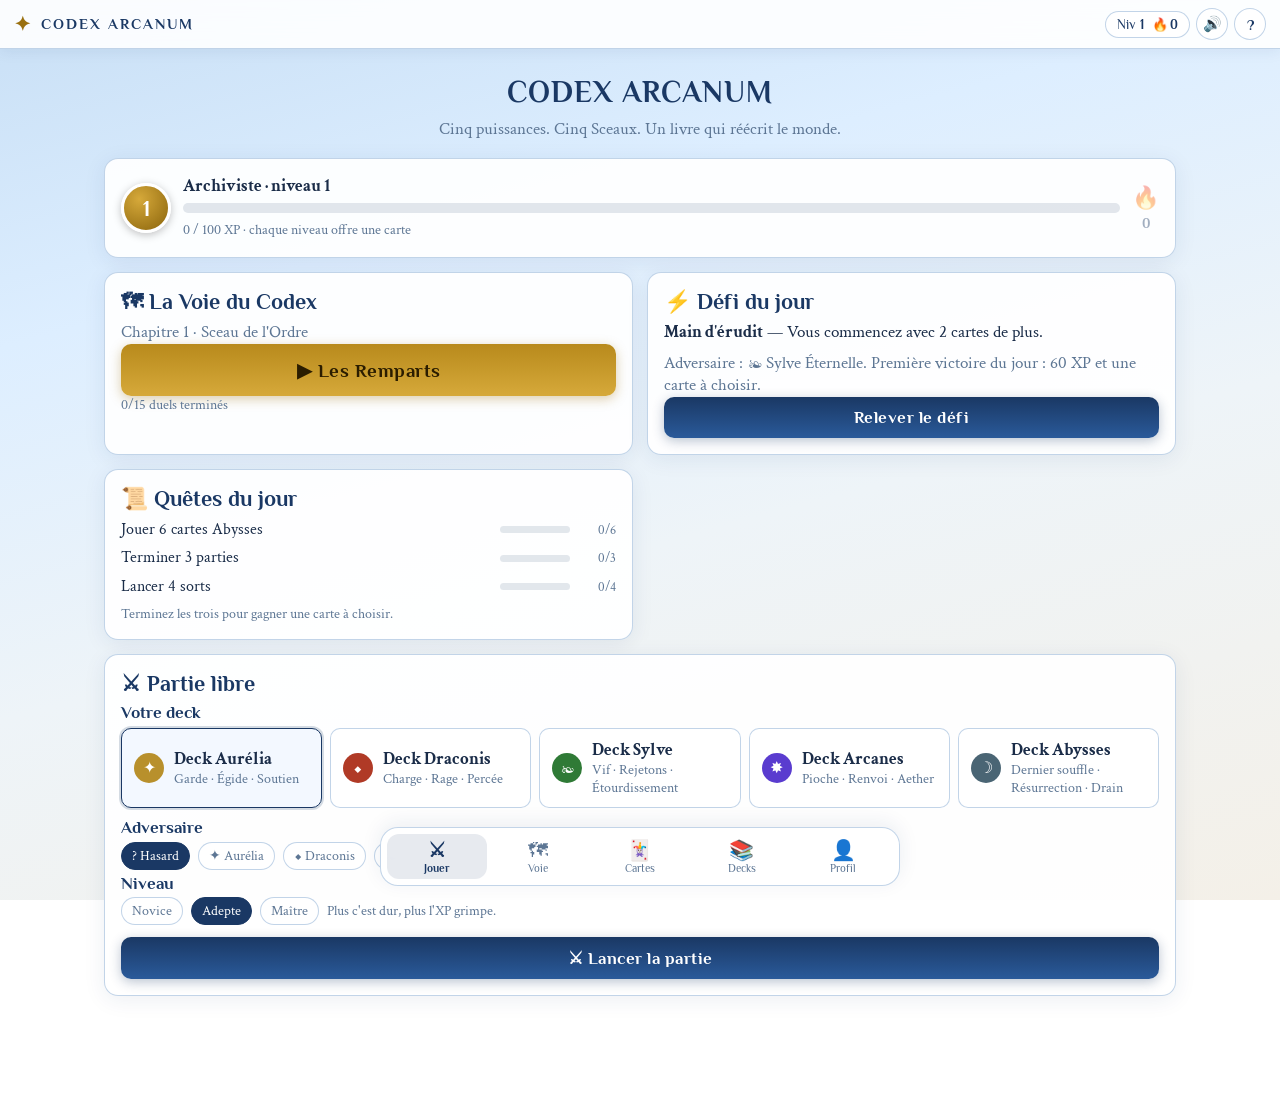
<file: index.html>
<!DOCTYPE html>
<html lang="fr">
<head>
<meta charset="UTF-8">
<meta name="viewport" content="width=device-width, initial-scale=1, viewport-fit=cover">
<meta name="theme-color" content="#1a3864">
<meta name="description" content="Codex Arcanum : jeu de cartes fantasy, 5 factions, campagne, défis quotidiens. Gratuit, sans compte.">
<link rel="manifest" href="manifest.webmanifest">
<link rel="icon" href="icon.svg" type="image/svg+xml">
<link rel="apple-touch-icon" href="icon.svg">
<title>Codex Arcanum</title>
<link rel="preconnect" href="https://fonts.googleapis.com">
<link rel="preconnect" href="https://fonts.gstatic.com" crossorigin>
<link href="https://fonts.googleapis.com/css2?family=Philosopher:wght@400;700&family=Crimson+Text:ital,wght@0,400;0,600;1,400&display=swap" rel="stylesheet">
<link rel="stylesheet" href="vendor/animate.min.css">
<link rel="stylesheet" href="css/style.css">
<link rel="stylesheet" href="css/cards.css">
</head>
<body>

<header id="top">
  <div class="brand"><span class="brand-mark">✦</span><span class="brand-name">CODEX ARCANUM</span></div>
  <div class="hd-right">
    <button class="hd-chip" data-nav="profile" aria-label="Profil"><span>Niv <b id="hd-lvl">1</b></span><span>🔥<b id="hd-streak">0</b></span></button>
    <button class="hd-chip gold" id="hd-picks" data-act="open-pick" hidden></button>
    <button class="hd-icon" id="hd-sound" data-act="hd-sound" aria-label="Son">🔊</button>
    <button class="hd-icon" data-act="rules" aria-label="Règles du jeu">?</button>
  </div>
</header>

<main id="screens">
  <section id="screen-play" class="screen on"></section>
  <section id="screen-campaign" class="screen"></section>
  <section id="screen-cards" class="screen"></section>
  <section id="screen-decks" class="screen"></section>
  <section id="screen-profile" class="screen"></section>
  <section id="screen-rules" class="screen"></section>
</main>

<nav id="nav" aria-label="Navigation">
  <button data-nav="play" class="on"><span class="ic">⚔</span>Jouer</button>
  <button data-nav="campaign"><span class="ic">🗺</span>Voie</button>
  <button data-nav="cards"><span class="ic">🃏</span>Cartes</button>
  <button data-nav="decks"><span class="ic">📚</span>Decks</button>
  <button data-nav="profile"><span class="ic">👤</span>Profil</button>
</nav>

<div id="battle" hidden><div id="b-main"></div><div id="b-fx"></div></div>
<div id="sheet" hidden></div>
<div id="toast" hidden></div>

<script src="js/cards.js"></script>
<script src="js/engine.js"></script>
<script src="js/ai.js"></script>
<script src="js/meta.js"></script>
<script src="js/profile.js"></script>
<script src="js/audio.js"></script>
<script src="js/vfx.js"></script>
<script src="art/manifest.js"></script>
<script src="js/ui.js"></script>
<script src="js/battle.js"></script>
</body>
</html>
</file>
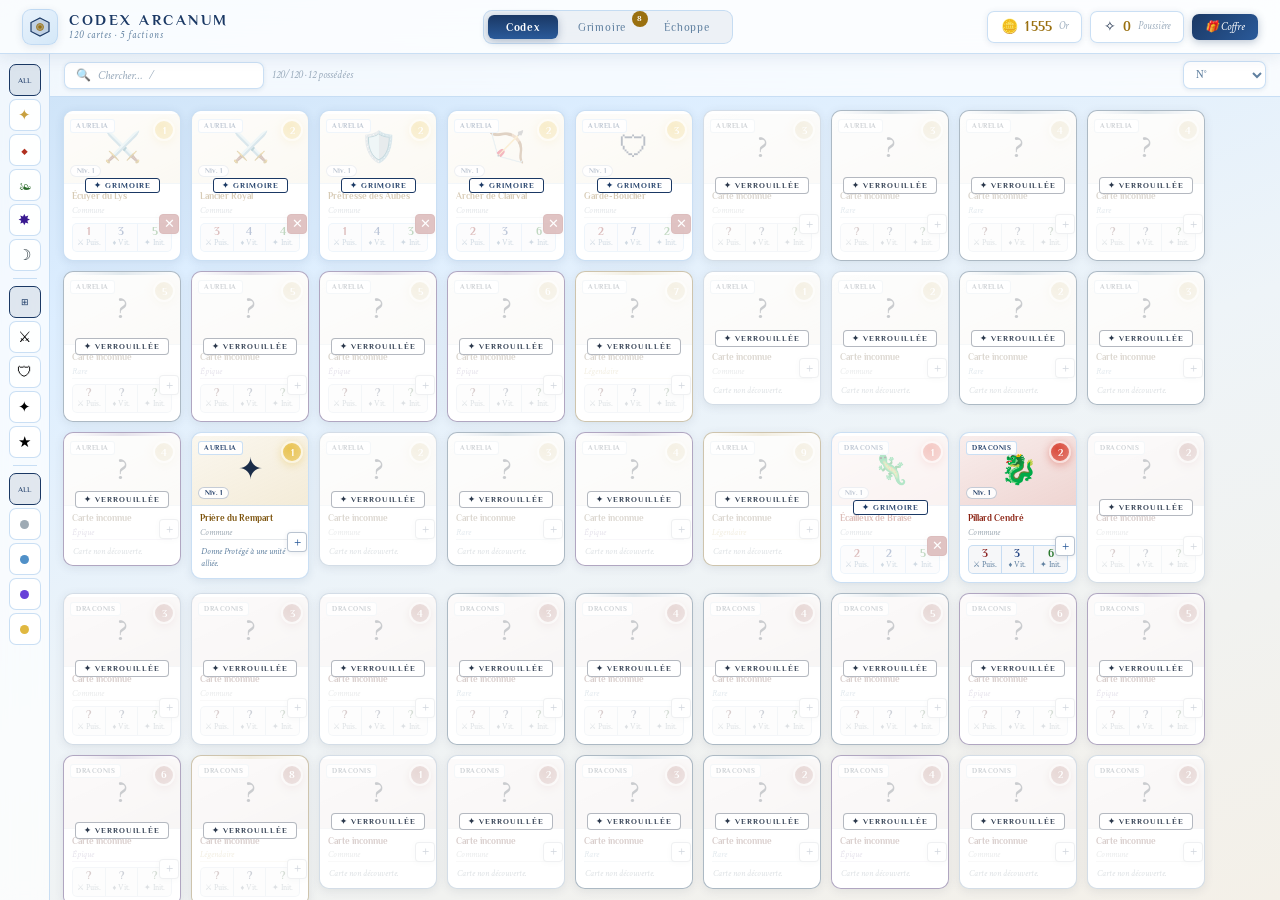
<file: index-iphone-fixed.html>
<!DOCTYPE html>

<html lang="fr">
<head>
<meta charset="UTF-8">
<meta name="viewport" content="width=device-width, initial-scale=1.0, viewport-fit=cover">
<title>Codex Arcanum</title>
<link rel="preconnect" href="https://fonts.googleapis.com">
<link rel="preconnect" href="https://fonts.gstatic.com" crossorigin>
<link href="https://fonts.googleapis.com/css2?family=Philosopher:ital,wght@0,400;0,700;1,400;1,700&family=Crimson+Text:ital,wght@0,400;0,600;1,400;1,600&display=swap" rel="stylesheet">
<style>
/* ── Reset & Base ─────────────────────────────────────── */
*{box-sizing:border-box;margin:0;padding:0;}
:root{
  --T:'Philosopher',Georgia,serif;
  --B:'Crimson Text',Georgia,serif;
  --navy:#1a3864;
  --navy-l:#2a5a9a;
  --gold:#9a7010;
  --gold-l:#c8a030;
  --text:#1a2c48;
  --muted:#6080a0;
  --faint:#9aabbc;
  --border:rgba(180,210,240,0.7);
  --shadow:rgba(26,56,100,0.1);
  --shadow-md:rgba(26,56,100,0.15);
  --panel:rgba(255,255,255,0.92);
  --sky:linear-gradient(160deg,#c8dff5 0%,#ddeeff 25%,#eef4f8 55%,#f4f0e8 100%);
}
html,body{height:100%;overflow:hidden;}
body{
  font-family:var(--B);
  background:var(--sky);
  color:var(--text);
  display:flex;
  flex-direction:column;
}
::-webkit-scrollbar{width:4px;height:4px;}
::-webkit-scrollbar-track{background:rgba(26,56,100,0.04);}
::-webkit-scrollbar-thumb{background:rgba(26,56,100,0.2);border-radius:9px;}
button{cursor:pointer;font-family:var(--B);}
button:focus,input:focus,select:focus{outline:none;}
input::placeholder{color:var(--faint);font-style:italic;}

/* ── Animations ───────────────────────────────────────── */
@keyframes fadeUp{from{opacity:0;transform:translateY(6px);}to{opacity:1;transform:translateY(0);}}
@keyframes slideIn{from{opacity:0;transform:translateX(14px);}to{opacity:1;transform:translateX(0);}}
@keyframes modalIn{from{opacity:0;transform:scale(0.96);}to{opacity:1;transform:scale(1);}}
@keyframes notifAnim{from{opacity:0;transform:translateX(10px);}to{opacity:1;transform:translateX(0);}}
@keyframes coffreFloat{0%,100%{transform:translateY(0);}50%{transform:translateY(-8px);}}
@keyframes spin{to{transform:rotate(360deg);}}

/* ── Layout ───────────────────────────────────────────── */
#app{display:flex;flex-direction:column;height:100vh;overflow:hidden;}

/* HEADER */
#header{
height:54px;padding:0 22px;flex-shrink:0;
background:rgba(255,255,255,0.88);
backdrop-filter:blur(16px);
border-bottom:1px solid var(--border);
box-shadow:0 2px 16px var(--shadow);
display:flex;align-items:center;justify-content:space-between;
position:relative;z-index:50;
}
.logo-hex{
width:36px;height:36px;border-radius:9px;
background:linear-gradient(145deg,#e8f2fc,#d4e8f8);
border:1.5px solid var(--border);
display:flex;align-items:center;justify-content:center;
box-shadow:0 2px 8px var(--shadow);
flex-shrink:0;
}
.logo-title{font-family:var(--T);font-weight:700;font-size:15px;color:var(--navy);letter-spacing:2.5px;line-height:1;}
.logo-sub{font-family:var(--B);font-size:10px;color:var(--muted);font-style:italic;margin-top:2px;letter-spacing:1px;}
.nav-pill-group{
display:flex;gap:2px;padding:4px;
background:rgba(26,56,100,0.06);
border-radius:9px;border:1px solid var(--border);
}
.nav-btn{
padding:6px 18px;border-radius:6px;border:none;
font-family:var(--T);font-size:11px;letter-spacing:0.8px;
background:transparent;color:var(--muted);font-weight:400;
transition:all 0.14s;position:relative;
}
.nav-btn.active{
background:linear-gradient(180deg,var(--navy),var(--navy-l));
color:#fff;font-weight:700;
box-shadow:0 2px 8px rgba(26,56,100,0.3);
}
.nav-badge{
position:absolute;top:-4px;right:-4px;
min-width:16px;height:16px;
background:var(--gold);color:#fff;
border-radius:99px;font-size:8px;font-weight:700;
display:flex;align-items:center;justify-content:center;
padding:0 4px;font-family:var(--T);
}
.gold-display{
display:flex;align-items:center;gap:7px;padding:6px 13px;
background:rgba(255,255,255,0.9);
border:1px solid var(--border);border-radius:7px;
box-shadow:0 1px 6px var(--shadow);
}
.gold-display .amount{font-family:var(--T);font-size:13px;font-weight:700;color:var(--gold);}
.gold-display .label{font-family:var(--B);font-size:10px;color:var(--faint);font-style:italic;}
.coffre-btn{
padding:6px 13px;
background:linear-gradient(135deg,var(--navy),var(--navy-l));
border:none;border-radius:7px;color:#fff;
font-family:var(--B);font-size:11px;font-style:italic;
box-shadow:0 2px 8px rgba(26,56,100,0.3);
transition:opacity 0.15s;display:flex;align-items:center;gap:5px;
}

/* BODY */
#body{flex:1;display:flex;overflow:hidden;position:relative;}

/* ── TAB: COLLECTION ─────────────────────────────────── */
#tab-collection{flex:1;display:flex;overflow:hidden;}

/* Sidebar */
#sidebar{
width:50px;flex-shrink:0;
background:rgba(255,255,255,0.7);
backdrop-filter:blur(8px);
border-right:1px solid var(--border);
display:flex;flex-direction:column;align-items:center;
padding:10px 0 10px;gap:3px;overflow-y:auto;
}
.flt-sep{width:24px;height:1px;background:var(--border);margin:4px 0;flex-shrink:0;}
.flt-btn{
width:32px;height:32px;border-radius:7px;
background:rgba(255,255,255,0.9);
border:1.5px solid var(--border);
display:flex;align-items:center;justify-content:center;
font-size:15px;transition:all 0.13s;flex-shrink:0;
}
.flt-btn:hover{opacity:0.82;}
.flt-btn.active{background:rgba(26,56,100,0.1);border-color:var(--navy);}

/* Main column */
#col-main{flex:1;display:flex;flex-direction:column;overflow:hidden;}

/* Toolbar */
#toolbar{
padding:7px 14px;flex-shrink:0;
background:rgba(255,255,255,0.72);
backdrop-filter:blur(8px);
border-bottom:1px solid var(--border);
display:flex;gap:8px;align-items:center;
}
#search-wrap{
display:flex;align-items:center;gap:7px;
flex:0 0 200px;
background:rgba(255,255,255,0.95);
border:1.5px solid var(--border);
border-radius:7px;padding:5px 11px;
box-shadow:0 1px 4px var(--shadow);
transition:border-color 0.18s;
}
#search-wrap:focus-within{border-color:var(--navy-l);}
#search-input{
flex:1;background:none;border:none;
color:var(--text);font-family:var(--B);font-size:12px;
}
#search-clear{
background:none;border:none;color:var(--faint);font-size:11px;display:none;padding:0;
}
#count{font-family:var(--B);font-size:11px;color:var(--faint);font-style:italic;white-space:nowrap;}
.spacer{flex:1;}
#sort-select{
padding:5px 8px;
background:rgba(255,255,255,0.95);
border:1px solid var(--border);border-radius:7px;
font-family:var(--B);font-size:11px;color:var(--muted);
box-shadow:0 1px 4px var(--shadow);
}

/* Grid */
#grid{
flex:1;overflow-y:auto;padding:13px;
display:flex;flex-wrap:wrap;gap:10px;align-content:flex-start;
}
.empty-state{
flex:1;display:flex;flex-direction:column;
align-items:center;justify-content:center;gap:12px;color:var(--muted);
}

/* ── CARD ─────────────────────────────────────────────── */
.card{
width:118px;cursor:pointer;
background:#fff;
border:1.5px solid var(--border);
border-radius:10px;overflow:hidden;
box-shadow:0 2px 10px var(--shadow);
transition:all 0.18s cubic-bezier(0.23,1,0.32,1);
position:relative;
flex-shrink:0;
animation:fadeUp 0.25s both;
}
.card:hover{
transform:translateY(-4px) scale(1.02);
box-shadow:0 10px 28px var(--shadow-md);
}
.card.selected{border-color:var(--navy)!important;box-shadow:0 6px 20px var(--shadow-md),0 0 0 2px rgba(26,56,100,0.2);}
.card-rarity-bar{height:3px;}
.card-art{
height:70px;position:relative;overflow:hidden;
border-bottom:1px solid rgba(180,210,240,0.5);
display:flex;align-items:center;justify-content:center;
}
.card-art-emoji{font-size:30px;position:relative;z-index:1;}
.card-mana{
position:absolute;top:5px;right:5px;
width:22px;height:22px;border-radius:50%;
border:2px solid rgba(255,255,255,0.8);
display:flex;align-items:center;justify-content:center;
font-family:var(--T);font-size:10px;font-weight:700;color:#fff;
z-index:2;
}
.card-faction-badge{
position:absolute;top:5px;left:6px;
background:rgba(255,255,255,0.9);
border:1px solid rgba(180,210,240,0.7);
border-radius:3px;padding:2px 5px;
font-family:var(--T);font-size:7px;color:var(--navy);
font-weight:600;letter-spacing:0.5px;z-index:2;
}
.card-body{padding:7px 8px 8px;}
.card-name{
font-family:var(--T);font-size:8.5px;font-weight:700;
color:var(--text);line-height:1.25;margin-bottom:2px;
}
.card-rarity-label{
font-family:var(--B);font-size:9px;font-style:italic;
margin-bottom:5px;
}
.card-stats{
display:grid;grid-template-columns:1fr 1fr 1fr;
background:rgba(26,56,100,0.04);
border:1px solid var(--border);border-radius:5px;overflow:hidden;
}
.card-stat{padding:3px 0;text-align:center;border-right:1px solid var(--border);}
.card-stat:last-child{border-right:none;}
.card-stat .val{font-family:var(--T);font-size:10.5px;font-weight:700;line-height:1;}
.card-stat .lbl{font-family:var(--B);font-size:7.5px;color:var(--muted);margin-top:1px;}
.card-text-small{
font-family:var(--B);font-size:9px;color:var(--muted);font-style:italic;
line-height:1.4;padding:0 1px;
display:-webkit-box;-webkit-line-clamp:3;-webkit-box-orient:vertical;overflow:hidden;
}
/* Quick add/remove btn on card */
.card-quick-btn{
position:absolute;bottom:26px;right:1px;
width:20px;height:20px;border-radius:4px;
background:rgba(255,255,255,0.95);
border:1px solid rgba(26,56,100,0.3);
color:var(--navy-l);
font-size:13px;line-height:1;
display:flex;align-items:center;justify-content:center;
box-shadow:0 1px 5px var(--shadow);
transition:all 0.14s;z-index:7;
}
.card-quick-btn.in-deck{
background:rgba(139,32,32,0.9);
border-color:#8b2020;color:#fff;
}
/* in-deck overlay */
.card-indeck-overlay{
position:absolute;inset:0;z-index:10;border-radius:inherit;
background:rgba(255,255,255,0.7);
display:flex;align-items:center;justify-content:center;pointer-events:none;
}
.card-indeck-label{
font-family:var(--T);font-size:8px;font-weight:700;
color:var(--navy);border:1px solid var(--navy);
border-radius:3px;padding:2px 8px;letter-spacing:1px;
background:rgba(255,255,255,0.9);
}

/* ── MODAL ────────────────────────────────────────────── */
#modal-overlay{
position:fixed;inset:0;z-index:500;
background:rgba(20,40,80,0.45);
backdrop-filter:blur(4px);
display:none;align-items:center;justify-content:center;padding:20px;
}
#modal-overlay.open{display:flex;}
#modal-box{
display:flex;gap:22px;
background:rgba(255,255,255,0.98);
border:1px solid var(--border);border-radius:14px;
padding:24px;max-width:660px;width:100%;
box-shadow:0 24px 60px var(--shadow-md);
animation:modalIn 0.2s ease;
position:relative;max-height:90vh;overflow-y:auto;
}
#modal-close{
position:absolute;top:12px;right:14px;
background:none;border:none;
color:var(--muted);font-size:18px;line-height:1;
}
#modal-close:hover{color:var(--text);}
#modal-card-render{flex-shrink:0;}
#modal-card-render .card{width:150px;pointer-events:none;}
#modal-card-render .card{transform:none!important;}
#modal-info{flex:1;min-width:0;display:flex;flex-direction:column;gap:10px;padding-right:16px;}
.modal-title{font-family:var(--T);font-weight:700;font-size:18px;line-height:1.2;margin-bottom:4px;}
.modal-badges{display:flex;flex-wrap:wrap;gap:5px;margin-bottom:4px;}
.modal-badge{font-family:var(--B);font-size:10px;padding:2px 9px;border-radius:99px;}
.modal-keywords{display:flex;flex-wrap:wrap;gap:4px;}
.kw-pill{font-family:var(--B);font-size:10px;font-weight:600;padding:2px 9px;border-radius:99px;}
.modal-text{
font-family:var(--B);font-size:13px;line-height:1.7;padding:10px 13px;
background:rgba(26,56,100,0.04);border:1px solid var(--border);border-radius:6px;
}
.modal-lore{
font-family:var(--B);font-size:12px;color:var(--muted);font-style:italic;
line-height:1.65;border-left:2px solid rgba(26,56,100,0.2);padding-left:10px;
}
.modal-stats{display:flex;gap:8px;}
.modal-stat{
flex:1;padding:10px 6px;text-align:center;border-radius:8px;
}
.modal-stat .big{font-family:var(--T);font-size:22px;font-weight:700;line-height:1;}
.modal-stat .small{font-family:var(--B);font-size:9px;color:var(--muted);margin-top:3px;}
.modal-stat .bar-wrap{height:2px;border-radius:99px;margin:5px 3px 0;overflow:hidden;}
.modal-stat .bar-fill{height:100%;border-radius:99px;}
.modal-cta{
width:100%;padding:12px;border:1.5px solid var(--navy);border-radius:8px;
background:var(--navy);color:#fff;
font-family:var(--T);font-size:12px;font-weight:700;letter-spacing:0.5px;
transition:all 0.15s;
}
.modal-cta.in-deck{background:rgba(139,32,32,0.08);border-color:#8b2020;color:#8b2020;}
.modal-hint{text-align:center;font-family:var(--B);font-size:10px;color:var(--faint);font-style:italic;margin-top:4px;}

/* ── TAB: GRIMOIRE ───────────────────────────────────── */
#tab-deck{flex:1;display:none;overflow:hidden;}
#tab-deck.active{display:flex;}
#deck-list{flex:1;display:flex;flex-direction:column;overflow:hidden;border-right:1px solid var(--border);}
#deck-header{
padding:12px 16px;flex-shrink:0;
border-bottom:1px solid var(--border);
background:rgba(255,255,255,0.8);backdrop-filter:blur(8px);
}
.deck-title{font-family:var(--T);font-weight:700;font-size:14px;color:var(--navy);}
.deck-sub{font-family:var(--B);font-size:11px;color:var(--muted);font-style:italic;margin-top:2px;}
.deck-sub.ready{color:#2d7a30;}
#deck-progress{display:flex;gap:3px;margin-top:9px;}
.progress-slot{flex:1;height:4px;border-radius:99px;background:var(--border);transition:background 0.3s;}
#deck-scroll{flex:1;overflow-y:auto;padding:10px;}
.deck-row{
display:flex;align-items:center;gap:9px;padding:7px 10px;margin-bottom:4px;
background:rgba(255,255,255,0.8);
border:1px solid var(--border);border-left:3px solid #ccc;
border-radius:7px;cursor:pointer;transition:background 0.12s;
}
.deck-row:hover{background:rgba(26,56,100,0.04);}
.deck-card-mini{
width:44px;height:62px;border-radius:6px;overflow:hidden;
background:#f0f4f8;border:1px solid var(--border);
display:flex;flex-direction:column;align-items:center;justify-content:center;
flex-shrink:0;font-size:18px;position:relative;
}
.deck-card-mini .mini-cost{
position:absolute;top:2px;right:2px;
width:14px;height:14px;border-radius:50%;
display:flex;align-items:center;justify-content:center;
font-family:var(--T);font-size:7px;font-weight:700;color:#fff;
}
.deck-card-info{flex:1;min-width:0;}
.deck-card-name{font-family:var(--T);font-weight:700;font-size:11px;white-space:nowrap;overflow:hidden;text-overflow:ellipsis;}
.deck-card-meta{font-family:var(--B);font-size:10px;color:var(--muted);font-style:italic;margin-top:1px;}
.deck-card-stats{display:flex;gap:8px;margin-top:3px;}
.deck-card-stats span{font-family:var(--T);font-size:10px;font-weight:700;}
.rm-btn{
width:22px;height:22px;flex-shrink:0;border-radius:4px;
border:1px solid var(--border);background:transparent;
color:var(--muted);font-size:11px;transition:all 0.12s;
display:flex;align-items:center;justify-content:center;
}
.rm-btn:hover{border-color:#8b2020;color:#c03030;}
#duel-btn-wrap{padding:10px 12px;flex-shrink:0;border-top:1px solid var(--border);background:rgba(255,255,255,0.8);}
#duel-btn{
width:100%;padding:13px;
background:linear-gradient(135deg,var(--navy),var(--navy-l));
border:none;border-radius:8px;color:#fff;
font-family:var(--T);font-size:13px;font-weight:700;letter-spacing:1.5px;
box-shadow:0 4px 16px rgba(26,56,100,0.3);transition:box-shadow 0.2s;
}
#duel-btn:hover{box-shadow:0 6px 24px rgba(26,56,100,0.5);}
.deck-empty{
flex:1;display:flex;flex-direction:column;align-items:center;justify-content:center;gap:14px;
color:var(--muted);padding:20px;
}
.deck-empty-txt{font-family:var(--B);font-size:12px;font-style:italic;text-align:center;line-height:1.7;}
.deck-empty-txt small{font-size:10px;color:var(--faint);}
.to-codex-btn{
padding:8px 20px;background:var(--navy);border:none;border-radius:7px;
color:#fff;font-family:var(--B);font-size:11px;
}

/* Analysis panel */
#deck-analysis{width:210px;flex-shrink:0;display:flex;flex-direction:column;overflow:hidden;background:rgba(255,255,255,0.5);}
.analysis-header{
padding:12px 14px;flex-shrink:0;border-bottom:1px solid var(--border);
background:rgba(255,255,255,0.8);
font-family:var(--T);font-size:9px;color:var(--muted);letter-spacing:2px;text-transform:uppercase;
}
#analysis-body{flex:1;overflow-y:auto;padding:12px 14px;}
.analysis-section{margin-bottom:16px;}
.analysis-label{font-family:var(--T);font-size:8px;color:var(--muted);letter-spacing:1.5px;text-transform:uppercase;margin-bottom:9px;}
.stat-row{margin-bottom:8px;}
.stat-row-header{display:flex;justify-content:space-between;margin-bottom:3px;}
.stat-row-name{font-family:var(--B);font-size:10px;color:var(--muted);font-style:italic;}
.stat-row-val{font-family:var(--T);font-size:12px;font-weight:700;}
.stat-bar{height:3px;background:var(--border);border-radius:99px;overflow:hidden;}
.stat-bar-fill{height:100%;border-radius:99px;transition:width 0.5s ease;}
#cost-curve{display:flex;gap:3px;align-items:flex-end;height:44px;}
.curve-col{flex:1;display:flex;flex-direction:column;align-items:center;gap:3px;}
.curve-bar{width:100%;border-radius:2px 2px 0 0;transition:height 0.4s ease;min-height:3px;}
.curve-lbl{font-family:var(--B);font-size:8px;color:var(--muted);}
.faction-row{display:flex;align-items:center;gap:7px;margin-bottom:6px;}
.faction-sym{font-size:12px;flex-shrink:0;}
.faction-bar{flex:1;height:4px;background:var(--border);border-radius:99px;overflow:hidden;}
.faction-bar-fill{height:100%;border-radius:99px;transition:width 0.4s;}
.faction-count{font-family:var(--T);font-size:10px;font-weight:700;min-width:10px;text-align:right;}
.type-pills{display:flex;flex-wrap:wrap;gap:4px;}
.type-pill{font-family:var(--B);font-size:10px;padding:2px 8px;border-radius:4px;}

/* ── TAB: ÉCHOPPE ─────────────────────────────────────── */
#tab-shop{flex:1;display:none;overflow-y:auto;background:rgba(255,255,255,0.4);}
#tab-shop.active{display:block;}
.shop-inner{max-width:580px;margin:0 auto;padding:24px 20px;}
.shop-kicker{font-family:var(--T);font-size:11px;color:var(--muted);letter-spacing:3px;margin-bottom:4px;text-transform:uppercase;}
.shop-lead{font-family:var(--B);font-size:13px;color:var(--muted);margin-bottom:22px;font-style:italic;}
.balance-box{
display:flex;align-items:center;justify-content:space-between;
padding:12px 16px;margin-bottom:14px;
background:rgba(255,255,255,0.9);border:1px solid var(--border);border-radius:8px;
box-shadow:0 2px 10px var(--shadow);
}
.balance-lbl{font-family:var(--B);font-size:12px;color:var(--muted);font-style:italic;}
.balance-amount{display:flex;align-items:center;gap:8px;}
.balance-amount .num{font-family:var(--T);font-size:18px;font-weight:700;color:var(--gold);}
.balance-amount .or{font-family:var(--B);font-size:11px;color:var(--faint);font-style:italic;}
.coffre-card{
padding:20px;margin-bottom:14px;
background:rgba(255,255,255,0.92);border:1px solid var(--border);border-radius:12px;
box-shadow:0 4px 20px var(--shadow);position:relative;overflow:hidden;
}
.coffre-card::before{
content:"";position:absolute;top:0;left:0;right:0;height:2px;
background:linear-gradient(90deg,transparent,#c8a030,transparent);
}
.coffre-card-inner{display:flex;gap:18px;align-items:center;}
.coffre-icon{
width:72px;height:72px;flex-shrink:0;
background:linear-gradient(145deg,#e8f2fc,#d4e8f8);
border:1px solid var(--border);border-radius:10px;
display:flex;align-items:center;justify-content:center;
animation:coffreFloat 4s ease-in-out infinite;
box-shadow:0 3px 12px var(--shadow);
}
.coffre-title{font-family:var(--T);font-weight:700;font-size:14px;color:var(--navy);margin-bottom:5px;}
.coffre-desc{font-family:var(--B);font-size:12px;color:var(--muted);font-style:italic;line-height:1.7;margin-bottom:9px;}
.rarity-pills{display:flex;gap:4px;flex-wrap:wrap;}
.rarity-pill{font-family:var(--B);font-size:9px;padding:2px 7px;border-radius:3px;}
.coffre-price{font-family:var(--T);font-size:18px;font-weight:700;color:var(--gold);margin-bottom:6px;}
.coffre-buy-btn{
padding:9px 16px;border:none;border-radius:7px;
font-family:var(--B);font-size:11px;font-style:italic;transition:all 0.15s;
}
.coffre-buy-btn.enabled{
background:linear-gradient(135deg,var(--navy),var(--navy-l));
color:#fff;box-shadow:0 3px 10px rgba(26,56,100,0.3);
}
.coffre-buy-btn.disabled{background:rgba(255,255,255,0.8);border:1px solid var(--border);color:var(--muted);cursor:not-allowed;}
.stats-grid{display:grid;grid-template-columns:repeat(4,1fr);gap:8px;margin-bottom:14px;}
.stat-box{
padding:10px 8px;text-align:center;
background:rgba(255,255,255,0.85);border:1px solid var(--border);border-radius:8px;
box-shadow:0 1px 5px var(--shadow);
}
.stat-box .big{font-family:var(--T);font-size:18px;font-weight:700;color:var(--navy);}
.stat-box .sm{font-family:var(--B);font-size:9.5px;color:var(--muted);margin-top:3px;font-style:italic;}
.gains-box{padding:16px;background:rgba(255,255,255,0.85);border:1px solid var(--border);border-radius:8px;box-shadow:0 2px 8px var(--shadow);}
.gains-title{font-family:var(--T);font-size:9px;color:var(--muted);letter-spacing:2px;text-transform:uppercase;margin-bottom:12px;}
.gain-row{display:flex;justify-content:space-between;padding:8px 0;border-bottom:1px solid var(--border);align-items:center;}
.gain-row:last-child{border-bottom:none;}
.gain-label{font-family:var(--B);font-size:12px;color:var(--text);font-style:italic;}
.gain-val{font-family:var(--T);font-size:12px;font-weight:700;color:var(--gold);}

/* ── COFFRE MODAL ─────────────────────────────────────── */
#pack-overlay{
position:fixed;inset:0;z-index:900;
background:rgba(20,40,80,0.55);
backdrop-filter:blur(6px);
display:none;flex-direction:column;
align-items:center;justify-content:center;gap:28px;
padding:20px;
}
#pack-overlay.open{display:flex;}
.pack-title{font-family:var(--T);font-size:11px;color:rgba(255,255,255,0.7);letter-spacing:4px;text-transform:uppercase;}
.pack-chest{
width:160px;height:200px;
background:rgba(255,255,255,0.1);
border:1.5px solid rgba(200,160,64,0.5);
border-radius:12px;
display:flex;flex-direction:column;align-items:center;justify-content:center;gap:14px;
cursor:pointer;
animation:coffreFloat 3s ease-in-out infinite;
backdrop-filter:blur(8px);
box-shadow:0 0 40px rgba(200,160,64,0.2);
}
.pack-chest-icon svg{width:60px;height:60px;}
.pack-chest-label{font-family:var(--T);font-size:11px;color:rgba(200,160,64,0.9);letter-spacing:2px;}
.pack-chest-sub{font-family:var(--B);font-size:9px;color:rgba(255,255,255,0.5);font-style:italic;}
.pack-cards{display:flex;gap:12px;flex-wrap:wrap;justify-content:center;max-width:900px;}
.pack-card-wrap{animation:fadeUp 0.5s both;}
.pack-card-back{
width:130px;height:185px;
background:rgba(255,255,255,0.12);
border:1.5px solid rgba(200,160,64,0.4);
border-radius:10px;
display:flex;flex-direction:column;align-items:center;justify-content:center;gap:10px;
cursor:pointer;transition:all 0.18s;
backdrop-filter:blur(8px);
box-shadow:0 6px 20px rgba(0,0,0,0.3);
}
.pack-card-back:hover{transform:translateY(-4px) scale(1.03);border-color:rgba(200,160,64,0.8);box-shadow:0 10px 30px rgba(0,0,0,0.4);}
.pack-reveal-label{
font-family:var(--B);font-size:9px;font-style:italic;
color:rgba(200,160,64,0.7);letter-spacing:1px;
opacity:0;transition:opacity 0.2s;
}
.pack-card-back:hover .pack-reveal-label{opacity:1;}
.pack-actions{display:flex;gap:12px;align-items:center;}
.pack-reveal-all{
padding:9px 22px;background:transparent;
border:1px solid rgba(255,255,255,0.3);border-radius:4px;
color:rgba(255,255,255,0.7);font-family:var(--B);font-size:10px;font-style:italic;
transition:all 0.15s;letter-spacing:1px;
}
.pack-reveal-all:hover{border-color:rgba(200,160,64,0.7);color:rgba(200,160,64,0.9);}
.pack-collect{
padding:11px 30px;
background:rgba(26,56,100,0.7);
border:1px solid rgba(255,255,255,0.3);border-radius:5px;
color:#fff;font-family:var(--T);font-size:11px;font-weight:700;letter-spacing:1.5px;
backdrop-filter:blur(4px);transition:all 0.15s;
}
.pack-collect:hover{background:rgba(26,56,100,0.9);}
.pack-summary{display:flex;gap:6px;flex-wrap:wrap;justify-content:center;}
.pack-summary-pill{font-family:var(--B);font-size:9px;padding:3px 10px;border-radius:3px;font-style:italic;}

/* ── NOTIFICATION ─────────────────────────────────────── */
#notif{
position:fixed;top:14px;right:14px;z-index:9999;
padding:9px 16px;
background:rgba(255,255,255,0.97);
border-radius:6px;
box-shadow:0 4px 18px var(--shadow);
animation:notifAnim 0.2s ease;
font-family:var(--B);font-size:12px;
max-width:240px;display:none;
}

/* Misc */
.hidden{display:none!important;}
.vdivider{width:1px;height:20px;background:var(--border);flex-shrink:0;}

/* ── Gameplay progression additions ───────────────────────── */
.card.locked{filter:saturate(0.45);opacity:0.58;}
.card-lock-overlay{position:absolute;inset:0;z-index:12;border-radius:inherit;background:rgba(255,255,255,0.76);display:flex;align-items:center;justify-content:center;pointer-events:none;}
.card-lock-label{font-family:var(--T);font-size:8px;font-weight:700;color:var(--navy);border:1px solid rgba(26,56,100,0.35);background:rgba(255,255,255,0.92);border-radius:4px;padding:3px 8px;letter-spacing:1px;}
.card-level-chip{position:absolute;left:6px;bottom:6px;z-index:8;background:rgba(255,255,255,0.9);border:1px solid rgba(26,56,100,0.25);border-radius:99px;padding:1px 6px;font-family:var(--T);font-size:7px;color:var(--navy);font-weight:700;}
.card-fatigue-chip{position:absolute;right:6px;bottom:6px;z-index:8;background:rgba(139,32,32,0.08);border:1px solid rgba(139,32,32,0.25);border-radius:99px;padding:1px 6px;font-family:var(--B);font-size:7px;color:#8b2020;font-weight:700;}
.progress-box{padding:10px 13px;background:rgba(26,56,100,0.04);border:1px solid var(--border);border-radius:7px;}
.progress-top{display:flex;justify-content:space-between;align-items:center;margin-bottom:5px;font-family:var(--T);font-size:11px;color:var(--navy);font-weight:700;}
.xp-bar{height:4px;background:rgba(26,56,100,0.12);border-radius:99px;overflow:hidden;}
.xp-bar-fill{height:100%;border-radius:99px;background:linear-gradient(90deg,var(--gold),var(--gold-l));}
.progress-meta{display:flex;gap:5px;flex-wrap:wrap;margin-top:7px;}
.progress-meta span{font-family:var(--B);font-size:10px;padding:2px 8px;border-radius:99px;background:rgba(255,255,255,0.72);border:1px solid var(--border);color:var(--muted);font-style:italic;}
.duel-result-card{padding:13px;background:rgba(255,255,255,0.88);border:1px solid var(--border);border-radius:9px;box-shadow:0 2px 12px var(--shadow);margin-bottom:12px;}
.duel-result-title{font-family:var(--T);font-size:13px;font-weight:700;color:var(--navy);margin-bottom:4px;}
.duel-result-text{font-family:var(--B);font-size:11px;color:var(--muted);font-style:italic;line-height:1.5;}


/* ──────────────────────────────────────────────────────────────
   RESPONSIVE MOBILE — iPhone / petits écrans
   Objectif : vraie app au pouce, navigation basse, cartes lisibles
────────────────────────────────────────────────────────────── */
@media (max-width: 760px) {
  html, body {
    width: 100%;
    height: 100%;
    overflow: hidden;
    -webkit-text-size-adjust: 100%;
  }

  body {
    overscroll-behavior: none;
  }

  #app {
    height: 100dvh;
    min-height: 100dvh;
    overflow: hidden;
    padding-bottom: calc(58px + env(safe-area-inset-bottom, 0px));
  }

  /* Header mobile compact */
  #header {
    height: 58px;
    padding: 8px 10px;
    gap: 8px;
    justify-content: space-between;
  }

  #header > div:first-child {
    min-width: 0;
    gap: 8px !important;
  }

  .logo-hex {
    width: 34px;
    height: 34px;
    border-radius: 8px;
  }

  .logo-title {
    font-size: 12px;
    letter-spacing: 1.5px;
    white-space: nowrap;
  }

  .logo-sub {
    font-size: 9px;
    letter-spacing: 0.4px;
    white-space: nowrap;
  }

  .gold-display {
    padding: 5px 8px;
    gap: 4px;
    border-radius: 7px;
  }

  .gold-display .amount {
    font-size: 12px;
  }

  .gold-display .label {
    display: none;
  }

  .dust-display {
    padding: 5px 8px !important;
    gap: 4px !important;
  }

  .dust-display .amount {
    font-size: 12px !important;
  }

  .dust-display .label {
    display: none !important;
  }

  .coffre-btn {
    width: 36px;
    height: 34px;
    padding: 0;
    justify-content: center;
    font-size: 0;
    border-radius: 8px;
    flex-shrink: 0;
  }

  .coffre-btn::before {
    content: "🎁";
    font-size: 16px;
  }

  /* Navigation principale en bas */
  .nav-pill-group {
    position: fixed;
    left: 8px;
    right: 8px;
    bottom: calc(7px + env(safe-area-inset-bottom, 0px));
    height: 48px;
    z-index: 1200;
    padding: 4px;
    gap: 4px;
    background: rgba(255,255,255,0.94);
    border: 1px solid rgba(180,210,240,0.9);
    border-radius: 16px;
    box-shadow: 0 8px 28px rgba(26,56,100,0.2);
    backdrop-filter: blur(18px);
  }

  .nav-btn {
    flex: 1;
    height: 38px;
    padding: 0 6px;
    border-radius: 12px;
    font-size: 11px;
    letter-spacing: 0.5px;
  }

  .nav-badge {
    top: -5px;
    right: 10px;
  }

  #body {
    height: calc(100dvh - 58px - 58px - env(safe-area-inset-bottom, 0px));
    min-height: 0;
    overflow: hidden;
  }

  /* Collection : sidebar devient barre horizontale */
  #tab-collection {
    flex-direction: column;
    min-width: 0;
  }

  #sidebar {
    order: 2;
    width: 100%;
    height: 48px;
    flex-direction: row;
    justify-content: flex-start;
    align-items: center;
    padding: 7px 10px;
    gap: 6px;
    overflow-x: auto;
    overflow-y: hidden;
    border-right: none;
    border-top: 1px solid rgba(180,210,240,0.7);
    border-bottom: none;
    background: rgba(255,255,255,0.82);
    scrollbar-width: none;
  }

  #sidebar::-webkit-scrollbar {
    display: none;
  }

  .flt-sep {
    width: 1px;
    height: 26px;
    margin: 0 4px;
  }

  .flt-btn {
    width: 34px;
    height: 34px;
    min-width: 34px;
    border-radius: 10px;
    font-size: 15px;
  }

  #col-main {
    order: 1;
    min-height: 0;
  }

  #toolbar {
    padding: 8px 10px;
    gap: 7px;
    flex-wrap: wrap;
    align-items: center;
  }

  #search-wrap {
    flex: 1 1 100%;
    order: 1;
    min-width: 0;
    padding: 8px 10px;
    border-radius: 12px;
  }

  #search-input {
    font-size: 15px;
  }

  #count {
    order: 2;
    font-size: 11px;
    min-width: 54px;
  }

  #sort-select {
    order: 3;
    margin-left: auto;
    padding: 7px 8px;
    border-radius: 10px;
    font-size: 12px;
    max-width: 118px;
  }

  #toolbar .spacer {
    display: none;
  }

  /* Grille carte mobile */
  #grid {
    padding: 10px;
    gap: 10px;
    align-content: flex-start;
    justify-content: space-between;
    -webkit-overflow-scrolling: touch;
  }

  #grid > div {
    width: calc(50% - 5px);
    min-width: 0;
  }

  .card {
    width: 100%;
    min-height: 178px;
    border-radius: 12px;
  }

  .card-art {
    height: 82px;
  }

  .card-art-emoji {
    font-size: 32px;
  }

  .card-mana {
    width: 25px;
    height: 25px;
    font-size: 11px;
  }

  .card-faction-badge {
    font-size: 7px;
    padding: 2px 4px;
    max-width: 70px;
    overflow: hidden;
  }

  .card-body {
    padding: 8px;
  }

  .card-name {
    font-size: 10px;
    min-height: 25px;
  }

  .card-rarity-label {
    font-size: 10px;
  }

  .card-stat .val {
    font-size: 12px;
  }

  .card-stat .lbl {
    font-size: 7px;
  }

  .card-text-small {
    font-size: 10px;
    -webkit-line-clamp: 4;
  }

  .card-quick-btn {
    width: 28px;
    height: 28px;
    bottom: 8px;
    right: 8px;
    border-radius: 9px;
    font-size: 18px;
  }

  .card-indeck-label {
    font-size: 9px;
    padding: 4px 10px;
  }

  /* Modal carte : plein écran mobile */
  #modal-overlay {
    align-items: flex-end;
    justify-content: center;
    padding: 0;
    background: rgba(20,40,80,0.52);
  }

  #modal-box {
    width: 100%;
    max-width: none;
    max-height: 92dvh;
    border-radius: 22px 22px 0 0;
    padding: 18px 14px calc(18px + env(safe-area-inset-bottom, 0px));
    gap: 14px;
    flex-direction: column;
    overflow-y: auto;
    -webkit-overflow-scrolling: touch;
  }

  #modal-close {
    top: 10px;
    right: 14px;
    font-size: 20px;
    width: 34px;
    height: 34px;
    border-radius: 50%;
    background: rgba(26,56,100,0.06);
  }

  #modal-card-render {
    align-self: center;
    padding-top: 6px;
  }

  #modal-card-render .card {
    width: 168px !important;
    min-height: 220px;
  }

  #modal-card-render .card-art {
    height: 96px !important;
  }

  #modal-info {
    padding-right: 0;
    gap: 9px;
  }

  .modal-title {
    font-size: 20px;
    padding-right: 38px;
  }

  .modal-text {
    font-size: 14px;
    line-height: 1.55;
  }

  .modal-lore {
    font-size: 13px;
    line-height: 1.55;
  }

  .modal-stats {
    gap: 6px;
  }

  .modal-stat {
    padding: 9px 4px;
  }

  .modal-stat .big {
    font-size: 20px;
  }

  .modal-cta {
    min-height: 48px;
    border-radius: 12px;
    font-size: 13px;
  }

  /* Grimoire mobile */
  #tab-deck.active {
    flex-direction: column;
    overflow: hidden;
  }

  #deck-list {
    flex: 1 1 auto;
    min-height: 0;
    border-right: none;
    border-bottom: 1px solid rgba(180,210,240,0.7);
  }

  #deck-header {
    padding: 10px 12px;
  }

  .deck-title {
    font-size: 14px;
  }

  #deck-content {
    min-height: 0;
    -webkit-overflow-scrolling: touch;
  }

  .deck-row {
    margin-bottom: 7px;
    padding: 8px 9px;
    border-radius: 11px;
  }

  .deck-card-mini {
    width: 48px;
    height: 66px;
    border-radius: 8px;
  }

  .deck-card-name {
    font-size: 12px;
  }

  .deck-card-meta {
    font-size: 10px;
  }

  .rm-btn {
    width: 30px;
    height: 30px;
    border-radius: 9px;
    font-size: 13px;
  }

  #duel-btn-wrap {
    padding: 9px 10px;
  }

  #duel-btn {
    min-height: 48px;
    border-radius: 12px;
  }

  #deck-analysis {
    width: 100%;
    flex: 0 0 178px;
    max-height: 178px;
    border-left: none;
    background: rgba(255,255,255,0.62);
  }

  .analysis-header {
    padding: 8px 12px;
  }

  #analysis-body {
    padding: 10px 12px;
    overflow-y: auto;
    -webkit-overflow-scrolling: touch;
  }

  .analysis-section {
    margin-bottom: 12px;
  }

  /* Échoppe mobile */
  #tab-shop {
    -webkit-overflow-scrolling: touch;
  }

  .shop-inner {
    max-width: none;
    padding: 14px 10px 18px;
  }

  .shop-kicker {
    font-size: 10px;
    letter-spacing: 2px;
  }

  .shop-lead {
    font-size: 13px;
    margin-bottom: 14px;
  }

  .balance-box {
    padding: 10px 12px;
    border-radius: 12px;
  }

  .coffre-card {
    padding: 14px;
    border-radius: 14px;
  }

  .coffre-card-inner {
    flex-direction: column;
    text-align: center;
    gap: 12px;
  }

  .coffre-icon {
    width: 76px;
    height: 76px;
  }

  .coffre-desc {
    font-size: 13px;
  }

  .rarity-pills {
    justify-content: center;
  }

  .coffre-price {
    margin-bottom: 8px;
  }

  .coffre-buy-btn {
    width: 100%;
    min-width: 210px;
    min-height: 46px;
    border-radius: 12px;
    font-size: 13px;
  }

  .stats-grid {
    grid-template-columns: repeat(2, 1fr);
    gap: 8px;
  }

  .stat-box {
    border-radius: 12px;
    padding: 12px 8px;
  }

  .gains-box {
    border-radius: 14px;
  }

  .gain-row {
    gap: 12px;
  }

  /* Pack opening mobile */
  #pack-overlay {
    justify-content: flex-start;
    padding: calc(18px + env(safe-area-inset-top, 0px)) 10px calc(74px + env(safe-area-inset-bottom, 0px));
    gap: 14px;
    overflow-y: auto;
    -webkit-overflow-scrolling: touch;
  }

  .pack-title {
    font-size: 10px;
    letter-spacing: 3px;
    margin-top: 2px;
  }

  .pack-chest {
    width: min(76vw, 260px);
    height: 210px;
    margin-top: 12px;
    border-radius: 18px;
  }

  .pack-cards {
    width: 100%;
    display: grid;
    grid-template-columns: repeat(2, minmax(0, 1fr));
    gap: 10px;
    max-width: 390px;
    justify-items: center;
  }

  .pack-card-wrap {
    width: 100%;
  }

  .pack-card-back {
    width: 100%;
    height: 185px;
    border-radius: 14px;
  }

  .pack-cards .card,
  .pack-card-wrap .card,
  .pack-card-wrap > div > .card {
    width: 100% !important;
    min-height: 185px;
    border-radius: 14px;
  }

  .pack-cards .card-art {
    height: 82px !important;
  }

  .pack-actions {
    width: 100%;
    justify-content: center;
    flex-wrap: wrap;
  }

  .pack-reveal-all,
  .pack-collect,
  .pack-open-again {
    min-height: 44px;
    border-radius: 12px;
    padding: 10px 18px;
  }

  #pack-collect-wrap {
    width: 100%;
  }

  .pack-summary {
    width: 100%;
    gap: 6px;
  }

  .pack-summary-pill {
    font-size: 10px;
    padding: 5px 9px;
  }

  /* Notification accessible */
  #notif {
    top: 66px;
    right: 10px;
    left: 10px;
    max-width: none;
    border-radius: 12px;
    font-size: 13px;
    text-align: center;
  }
}

/* Très petits iPhone : SE / mini */
@media (max-width: 380px) {
  .logo-title {
    font-size: 11px;
    letter-spacing: 1px;
  }

  .logo-sub {
    display: none;
  }

  #header {
    padding-left: 8px;
    padding-right: 8px;
  }

  .gold-display {
    padding: 5px 6px;
  }

  .gold-display .amount {
    font-size: 11px;
  }

  #grid {
    padding: 8px;
    gap: 8px;
  }

  #grid > div {
    width: calc(50% - 4px);
  }

  .card {
    min-height: 168px;
  }

  .card-art {
    height: 74px;
  }

  .card-name {
    font-size: 9px;
  }

  .card-text-small {
    font-size: 9px;
  }

  .pack-card-back,
  .pack-cards .card,
  .pack-card-wrap .card,
  .pack-card-wrap > div > .card {
    min-height: 172px;
    height: 172px;
  }
}

/* Paysage mobile : éviter l'interface trop haute */
@media (max-width: 900px) and (orientation: landscape) {
  #header {
    height: 48px;
  }

  #app {
    padding-bottom: 52px;
  }

  #body {
    height: calc(100dvh - 48px - 52px);
  }

  .logo-sub {
    display: none;
  }

  .nav-pill-group {
    height: 44px;
  }

  .nav-btn {
    height: 34px;
  }

  #modal-box {
    flex-direction: row;
    max-height: 86dvh;
    border-radius: 18px;
    max-width: 760px;
  }

  #pack-overlay {
    justify-content: center;
  }

  .pack-cards {
    grid-template-columns: repeat(5, minmax(110px, 1fr));
    max-width: 760px;
  }

  .pack-card-back,
  .pack-cards .card,
  .pack-card-wrap .card,
  .pack-card-wrap > div > .card {
    height: 168px;
    min-height: 168px;
  }
}



/* ─────────────────────────────────────────────
   PATCH iPhone — layout compact + suppression bande basse
   ───────────────────────────────────────────── */
@media (max-width: 760px) {
  html, body {
    height: 100%;
    min-height: 100%;
    background: var(--sky);
  }

  #app {
    height: 100dvh;
    min-height: 100dvh;
    padding-bottom: 0 !important;
    background: var(--sky);
  }

  #body {
    height: calc(100dvh - 58px) !important;
    padding-bottom: calc(62px + env(safe-area-inset-bottom, 0px));
    box-sizing: border-box;
    background: transparent;
  }

  #tab-collection,
  #tab-deck,
  #tab-shop {
    min-height: 0;
  }

  #tab-shop {
    height: 100%;
    overflow-y: auto;
    background: transparent;
  }

  .shop-inner {
    padding-bottom: calc(92px + env(safe-area-inset-bottom, 0px)) !important;
  }

  .stats-grid,
  .gains-box {
    position: relative;
    z-index: 1;
  }

  .nav-pill-group {
    bottom: calc(8px + env(safe-area-inset-bottom, 0px)) !important;
  }

  /* Pack opening : cartes adaptées iPhone, plus de cartes trop longues/étroites */
  #pack-overlay {
    height: 100dvh;
    min-height: 100dvh;
    padding: calc(14px + env(safe-area-inset-top, 0px)) 12px calc(86px + env(safe-area-inset-bottom, 0px)) !important;
    gap: 10px !important;
    align-items: center;
    justify-content: flex-start !important;
    overflow-y: auto;
    box-sizing: border-box;
  }

  .pack-title {
    margin: 0 0 2px 0 !important;
    line-height: 1;
  }

  .pack-cards {
    width: 100%;
    max-width: 344px !important;
    display: grid !important;
    grid-template-columns: repeat(2, minmax(0, 1fr)) !important;
    justify-content: center !important;
    justify-items: center !important;
    gap: 10px !important;
    margin: 0 auto !important;
  }

  .pack-card-wrap {
    width: 100% !important;
    max-width: 164px !important;
    display: flex !important;
    justify-content: center !important;
  }

  .pack-card-back,
  .pack-cards .card,
  .pack-card-wrap .card,
  .pack-card-wrap > div,
  .pack-card-wrap > div > .card {
    width: 100% !important;
    max-width: 164px !important;
    min-width: 0 !important;
    height: 218px !important;
    min-height: 218px !important;
    max-height: 218px !important;
    border-radius: 16px !important;
  }

  .pack-card-wrap > div {
    display: flex !important;
    justify-content: center !important;
  }

  .pack-cards .card-art,
  .pack-card-wrap .card-art,
  .pack-card-wrap > div > .card .card-art {
    height: 92px !important;
  }

  .pack-cards .card-body,
  .pack-card-wrap .card-body,
  .pack-card-wrap > div > .card .card-body {
    padding: 8px !important;
  }

  .pack-cards .card-name,
  .pack-card-wrap .card-name,
  .pack-card-wrap > div > .card .card-name {
    font-size: 10px !important;
    line-height: 1.25 !important;
    min-height: 28px !important;
  }

  .pack-cards .card-text-small,
  .pack-card-wrap .card-text-small,
  .pack-card-wrap > div > .card .card-text-small {
    font-size: 9px !important;
    -webkit-line-clamp: 3 !important;
  }

  .pack-actions,
  #pack-actions-wrap,
  #pack-collect-wrap {
    flex-shrink: 0;
  }
}

@media (max-width: 380px) {
  #pack-overlay {
    padding-left: 8px !important;
    padding-right: 8px !important;
    gap: 8px !important;
  }

  .pack-cards {
    max-width: 318px !important;
    gap: 8px !important;
  }

  .pack-card-wrap {
    max-width: 155px !important;
  }

  .pack-card-back,
  .pack-cards .card,
  .pack-card-wrap .card,
  .pack-card-wrap > div,
  .pack-card-wrap > div > .card {
    max-width: 155px !important;
    height: 204px !important;
    min-height: 204px !important;
    max-height: 204px !important;
  }

  .pack-cards .card-art,
  .pack-card-wrap .card-art,
  .pack-card-wrap > div > .card .card-art {
    height: 84px !important;
  }
}

</style>

</head>
<body>
<div id="app">

  <!-- HEADER -->

  <header id="header">
    <div style="display:flex;align-items:center;gap:11px;">
      <div class="logo-hex">
        <svg width="20" height="20" viewBox="0 0 20 20">
          <path d="M10,1 L19,5.5 L19,14.5 L10,19 L1,14.5 L1,5.5 Z" fill="rgba(26,56,100,0.15)" stroke="#1a3864" stroke-width="1.2"/>
          <circle cx="10" cy="10" r="3.5" fill="rgba(154,112,16,0.5)" stroke="#9a7010" stroke-width="0.8"/>
          <circle cx="10" cy="10" r="1.8" fill="#9a7010"/>
        </svg>
      </div>
      <div><div class="logo-title">CODEX ARCANUM</div><div class="logo-sub">120 cartes · 5 factions</div></div>
    </div>
    <nav class="nav-pill-group">
      <button class="nav-btn active" data-tab="collection" onclick="switchTab('collection')">Codex</button>
      <button class="nav-btn" data-tab="deck" onclick="switchTab('deck')" style="position:relative">
        Grimoire<span class="nav-badge hidden" id="deck-badge">0</span>
      </button>
      <button class="nav-btn" data-tab="shop" onclick="switchTab('shop')">Échoppe</button>
    </nav>
    <div style="display:flex;align-items:center;gap:8px;">
      <div class="gold-display">
        <span style="font-size:14px;">🪙</span>
        <span class="amount" id="or-display">1 480</span>
        <span class="label">Or</span>
      </div>
      <button class="coffre-btn" onclick="openCoffre()">🎁 Coffre</button>
    </div>
  </header>

  <!-- BODY -->

  <div id="body">

<!-- ═══ TAB: COLLECTION ═══ -->
<div id="tab-collection">
  <aside id="sidebar" data-sidebar-filters="true">
    <!-- Factions -->
    <button class="flt-btn active" data-filter-type="faction" data-value="ALL" title="Toutes" onclick="setFilter('faction','ALL')" style="font-size:8px;color:var(--navy);font-family:var(--T);">ALL</button>
    <button class="flt-btn" data-filter-type="faction" data-value="AURELIA"  title="Aurélia"  onclick="setFilter('faction','AURELIA')"  style="font-size:15px;color:#c8a040;">✦</button>
    <button class="flt-btn" data-filter-type="faction" data-value="DRACONIS" title="Draconis" onclick="setFilter('faction','DRACONIS')" style="font-size:15px;color:#b03020;">⬥</button>
    <button class="flt-btn" data-filter-type="faction" data-value="SYLVE"    title="Sylve"    onclick="setFilter('faction','SYLVE')"    style="font-size:15px;color:#286828;">❧</button>
    <button class="flt-btn" data-filter-type="faction" data-value="ARCANES"  title="Arcanes"  onclick="setFilter('faction','ARCANES')"  style="font-size:15px;color:#381890;">✸</button>
    <button class="flt-btn" data-filter-type="faction" data-value="ABYSSES"  title="Abysses"  onclick="setFilter('faction','ABYSSES')"  style="font-size:15px;color:#283840;">☽</button>
    <div class="flt-sep"></div>
    <!-- Types -->
    <button class="flt-btn active" data-filter-type="type" data-value="ALL" title="Tous" onclick="setFilter('type','ALL')" style="font-size:9px;color:var(--navy);font-family:var(--T);">⊞</button>
    <button class="flt-btn" data-filter-type="type" data-value="UNIT"      title="Unités"      onclick="setFilter('type','UNIT')"      style="font-size:15px;">⚔</button>
    <button class="flt-btn" data-filter-type="type" data-value="EQUIPMENT" title="Équipements" onclick="setFilter('type','EQUIPMENT')" style="font-size:15px;">🛡</button>
    <button class="flt-btn" data-filter-type="type" data-value="TECHNIQUE" title="Techniques"  onclick="setFilter('type','TECHNIQUE')" style="font-size:15px;">✦</button>
    <button class="flt-btn" data-filter-type="type" data-value="ULTIMATE"  title="Ultimes"     onclick="setFilter('type','ULTIMATE')"  style="font-size:15px;">★</button>
    <div class="flt-sep"></div>
    <!-- Raretés -->
    <button class="flt-btn active" data-filter-type="rarity" data-value="ALL" title="Toutes" onclick="setFilter('rarity','ALL')" style="font-size:8px;color:var(--navy);font-family:var(--T);">ALL</button>
    <button class="flt-btn" data-filter-type="rarity" data-value="COMMON"    title="Commune"    onclick="setFilter('rarity','COMMON')"    ><div style="width:9px;height:9px;border-radius:50%;background:#9eaab4;"></div></button>
    <button class="flt-btn" data-filter-type="rarity" data-value="RARE"      title="Rare"       onclick="setFilter('rarity','RARE')"      ><div style="width:9px;height:9px;border-radius:50%;background:#5090c8;"></div></button>
    <button class="flt-btn" data-filter-type="rarity" data-value="EPIC"      title="Épique"     onclick="setFilter('rarity','EPIC')"      ><div style="width:9px;height:9px;border-radius:50%;background:#6840d8;"></div></button>
    <button class="flt-btn" data-filter-type="rarity" data-value="LEGENDARY" title="Légendaire" onclick="setFilter('rarity','LEGENDARY')" ><div style="width:9px;height:9px;border-radius:50%;background:#e0b840;"></div></button>
    <!-- Reset -->
    <div class="flt-sep hidden" id="flt-reset-sep"></div>
    <button class="flt-btn hidden" id="flt-reset-btn" title="Réinitialiser" onclick="resetFilters()" style="font-size:14px;color:#8b2020;border-color:rgba(139,32,32,0.4);background:rgba(139,32,32,0.05);">✕</button>
  </aside>

  <div id="col-main">
    <div id="toolbar">
      <div id="search-wrap">
        <span style="color:var(--faint);font-size:12px;">🔍</span>
        <input id="search-input" type="text" placeholder="Chercher…  /" oninput="onSearch(this.value)" onkeydown="onSearchKey(event)">
        <button id="search-clear" onclick="clearSearch()">✕</button>
      </div>
      <span id="count" class="muted">120/120</span>
      <div class="spacer"></div>
      <select id="sort-select" onchange="onSort(this.value)">
        <option value="num">N°</option>
        <option value="cost">Coût ↑</option>
        <option value="rarity">Rareté ↓</option>
        <option value="power">Force ↓</option>
        <option value="name">Nom A→Z</option>
      </select>
    </div>
    <div id="grid"></div>
  </div>
</div>

<!-- ═══ TAB: GRIMOIRE ═══ -->
<div id="tab-deck">
  <div id="deck-list">
    <div id="deck-header">
      <div style="display:flex;justify-content:space-between;align-items:flex-start;margin-bottom:8px;">
        <div>
          <div class="deck-title">✦ Grimoire de Bataille</div>
          <div class="deck-sub" id="deck-sub">0/8 · 8 places disponibles</div>
        </div>
        <button onclick="clearDeck()" style="padding:3px 9px;background:transparent;border:1px solid var(--border);border-radius:4px;color:var(--muted);font-family:var(--B);font-size:10px;">Vider</button>
      </div>
      <div id="deck-progress"></div>
    </div>
    <div id="deck-content"></div>
    <div id="duel-btn-wrap" class="hidden">
      <button id="duel-btn">⚔  Engager le Duel  ⚔</button>
    </div>
  </div>
  <div id="deck-analysis">
    <div class="analysis-header">Analyse</div>
    <div id="analysis-body"></div>
  </div>
</div>

<!-- ═══ TAB: ÉCHOPPE ═══ -->
<div id="tab-shop">
  <div class="shop-inner">
    <div class="shop-kicker">⚖️ Échoppe du Marchand</div>
    <div class="shop-lead">Acquérez de nouvelles cartes pour votre Codex.</div>
    <div class="balance-box">
      <span class="balance-lbl">Votre balance</span>
      <div class="balance-amount">
        <span style="font-size:16px;">🪙</span>
        <span class="num" id="shop-or">1 480</span>
        <span class="or">Or</span>
      </div>
    </div>
    <div class="coffre-card">
      <div class="coffre-card-inner">
        <div class="coffre-icon">
          <svg viewBox="0 0 56 56" fill="none">
            <rect x="6" y="24" width="44" height="28" rx="3" fill="rgba(26,56,100,0.1)" stroke="#1a3864" stroke-width="1.5"/>
            <rect x="6" y="18" width="44" height="10" rx="2" fill="rgba(26,56,100,0.15)" stroke="#1a3864" stroke-width="1.2"/>
            <path d="M14,18 Q14,8 28,8 Q42,8 42,18" stroke="#1a3864" stroke-width="2.5" stroke-linecap="round"/>
            <circle cx="28" cy="35" r="3" fill="#1a3864" opacity="0.8"/>
            <line x1="28" y1="38" x2="28" y2="44" stroke="#1a3864" stroke-width="2"/>
          </svg>
        </div>
        <div style="flex:1;">
          <div class="coffre-title">Coffre du Marchand</div>
          <div class="coffre-desc">5 cartes · 1 Rare ou mieux garantie</div>
          <div class="rarity-pills">
            <span class="rarity-pill" style="border:1px solid #9eaab455;color:#9eaab4;">Commune</span>
            <span class="rarity-pill" style="border:1px solid #5090c855;color:#5090c8;">Rare</span>
            <span class="rarity-pill" style="border:1px solid #6840d855;color:#6840d8;">Épique</span>
            <span class="rarity-pill" style="border:1px solid #e0b84055;color:#c8a030;">Légendaire</span>
          </div>
        </div>
        <div style="text-align:right;flex-shrink:0;">
          <div class="coffre-price">250 ₲</div>
          <button id="shop-buy-btn" class="coffre-buy-btn enabled" onclick="openCoffre()">Ouvrir le Coffre</button>
        </div>
      </div>
    </div>
    <div class="stats-grid">
      <div class="stat-box"><div class="big">120</div><div class="sm">Cartes</div></div>
      <div class="stat-box"><div class="big">5</div><div class="sm">Factions</div></div>
      <div class="stat-box"><div class="big" id="shop-legendary-count">5</div><div class="sm">Légendaires</div></div>
      <div class="stat-box"><div class="big" id="shop-ultimate-count">5</div><div class="sm">Ultimes</div></div>
    </div>
    <div class="gains-box">
      <div class="gains-title">Gains d'Or</div>
      <div class="gain-row"><span class="gain-label">⚔ Victoire en Duel</span><span class="gain-val">+ 200 ₲</span></div>
      <div class="gain-row"><span class="gain-label">📅 Connexion quotidienne</span><span class="gain-val">+ 75 ₲</span></div>
      <div class="gain-row"><span class="gain-label">🎯 Quête journalière</span><span class="gain-val">+ 120 ₲</span></div>
      <div class="gain-row"><span class="gain-label">🏆 Tournoi hebdomadaire</span><span class="gain-val">+ 500 ₲</span></div>
    </div>
  </div>
</div>

  </div>
</div>

<!-- MODAL DÉTAIL -->

<div id="modal-overlay" onclick="closeModal(event)">
  <div id="modal-box">
    <button id="modal-close" onclick="closeModal()">✕</button>
    <div id="modal-card-render"></div>
    <div id="modal-info"></div>
  </div>
</div>

<!-- PACK OPENING -->

<div id="pack-overlay">
  <div class="pack-title">✦ Coffre Scellé ✦</div>
  <div id="pack-body"></div>
  <div id="pack-actions-wrap" class="hidden pack-actions">
    <button class="pack-reveal-all" onclick="revealAll()">Tout révéler</button>
  </div>
  <div id="pack-collect-wrap" class="hidden pack-actions" style="flex-direction:column;align-items:center;gap:10px;">
    <div id="pack-summary" class="pack-summary"></div>
    <button class="pack-collect" onclick="closeCoffre()">✦ Ajouter à la Collection</button>
  </div>
</div>

<!-- NOTIFICATION -->

<div id="notif"></div>

<script>
const _xp  = (b=100) => ({ baseGain:b, survivalBonus:50, eliminationBonus:30, bastionDamageBonus:20 });
const _fat = (p=8,d=15,c=5) => ({ playedGain:p, deathGain:d, chainPenalty:c });

const CARDS = [

  // ┌──────────────────────────────────────┐
  // │  ROYAUME D'AURÉLIA  ·  A01 – A24    │
  // └──────────────────────────────────────┘

  // Unités COMMON
  { id:"A01", name:"Écuyer du Lys",        faction:"AURELIA", type:"UNIT",      rarity:"COMMON",    cost:1,
    stats:{power:1,vitality:3,initiative:5},  keywords:["GARDE"],
    text:"Garde s'il est placé en avant-garde centrale.",
    role:"tank", archetypes:["control","midrange"], art:"knight",
    copiesMax:2, packWeight:100, xp:_xp(100), fatigue:_fat(8,15,5),
    lore:"Il garde le seuil avant même de savoir pourquoi." },

  { id:"A02", name:"Lancier Royal",         faction:"AURELIA", type:"UNIT",      rarity:"COMMON",    cost:2,
    stats:{power:3,vitality:4,initiative:4},  keywords:[],
    text:"+1 Puissance contre les unités avec Percée.",
    role:"anti-aggro", archetypes:["control","midrange"], art:"knight",
    copiesMax:2, packWeight:100, xp:_xp(100), fatigue:_fat(8,15,5),
    lore:"Toute lame qui fonce droit se brise sur la sienne." },

  { id:"A03", name:"Prêtresse des Aubes",   faction:"AURELIA", type:"UNIT",      rarity:"COMMON",    cost:2,
    stats:{power:1,vitality:4,initiative:3},  keywords:["SOUTIEN"],
    text:"Soutien : soigne 1 Vitalité à l'allié devant elle au début du tour.",
    role:"healer", archetypes:["control"], art:"paladin",
    copiesMax:2, packWeight:100, xp:_xp(80), fatigue:_fat(6,12,4),
    lore:"L'aube revient. Elle s'en assure." },

  { id:"A04", name:"Archer de Clairval",    faction:"AURELIA", type:"UNIT",      rarity:"COMMON",    cost:2,
    stats:{power:2,vitality:3,initiative:6},  keywords:[],
    text:"Peut attaquer depuis l'arrière-garde.",
    role:"ranged", archetypes:["midrange"], art:"archer",
    copiesMax:2, packWeight:100, xp:_xp(90), fatigue:_fat(7,13,4),
    lore:"Clairval ne tombe pas. Ses archers voient trop loin." },

  { id:"A05", name:"Garde-Bouclier",        faction:"AURELIA", type:"UNIT",      rarity:"COMMON",    cost:3,
    stats:{power:2,vitality:7,initiative:2},  keywords:["GARDE"],
    text:"Garde.",
    role:"tank", archetypes:["control"], art:"guard",
    copiesMax:2, packWeight:100, xp:_xp(90), fatigue:_fat(8,16,5),
    lore:"Il ne recule pas. Ce n'est pas dans ses ordres." },

  { id:"A06", name:"Griffon Jeune",         faction:"AURELIA", type:"UNIT",      rarity:"COMMON",    cost:3,
    stats:{power:3,vitality:5,initiative:6},  keywords:[],
    text:"Peut attaquer une unité Marquée en arrière-garde.",
    role:"mobile_attacker", archetypes:["midrange"], art:"gryphon",
    copiesMax:2, packWeight:100, xp:_xp(100), fatigue:_fat(9,14,5),
    lore:"Ses serres n'ont pas encore vu la guerre. Ses yeux, si." },

  // Unités RARE
  { id:"A07", name:"Chevalier du Lys",      faction:"AURELIA", type:"UNIT",      rarity:"RARE",      cost:3,
    stats:{power:4,vitality:6,initiative:3},  keywords:["GARDE","PROTEGE"],
    text:"Garde. Si survit à une attaque, gagne Protégé.",
    role:"tank", archetypes:["control","midrange"], art:"knight",
    copiesMax:2, packWeight:35, xp:_xp(120), fatigue:_fat(9,16,6),
    lore:"Chaque cicatrice est un serment tenu." },

  { id:"A08", name:"Paladine Séraphine",    faction:"AURELIA", type:"UNIT",      rarity:"RARE",      cost:4,
    stats:{power:4,vitality:7,initiative:4},  keywords:[],
    text:"Quand elle attaque, soigne 1 Vitalité à une unité alliée blessée.",
    role:"bruiser_healer", archetypes:["midrange","control"], art:"paladin",
    copiesMax:2, packWeight:35, xp:_xp(130), fatigue:_fat(10,17,6),
    lore:"Elle frappe et guérit dans le même souffle." },

  { id:"A09", name:"Héraut du Rempart",     faction:"AURELIA", type:"UNIT",      rarity:"RARE",      cost:4,
    stats:{power:3,vitality:8,initiative:2},  keywords:["SOUTIEN"],
    text:"Soutien : l'allié adjacent gagne +1 Vitalité.",
    role:"support_tank", archetypes:["control"], art:"guard",
    copiesMax:2, packWeight:35, xp:_xp(110), fatigue:_fat(8,15,5),
    lore:"Sa présence renforce les murs autant que les hommes." },

  { id:"A10", name:"Gryphus, Aile Royale",  faction:"AURELIA", type:"UNIT",      rarity:"RARE",      cost:5,
    stats:{power:5,vitality:7,initiative:6},  keywords:[],
    text:"Peut attaquer depuis l'arrière-garde. Ignore Corruption une fois.",
    role:"elite_ranged", archetypes:["midrange"], art:"gryphon",
    copiesMax:2, packWeight:35, xp:_xp(140), fatigue:_fat(10,16,6),
    lore:"Monture des rois depuis la première ère." },

  // Unités EPIC
  { id:"A11", name:"Champion de l'Aurore",  faction:"AURELIA", type:"UNIT",      rarity:"EPIC",      cost:5,
    stats:{power:6,vitality:8,initiative:3},  keywords:["RIPOSTE"],
    text:"Riposte. Gagne +1 Puissance si votre Bastion a moins de PV que l'adversaire.",
    role:"comeback_bruiser", archetypes:["control","midrange"], art:"knight",
    copiesMax:2, packWeight:10, xp:_xp(160), fatigue:_fat(11,18,7),
    lore:"Il se lève plus fort quand le royaume vacille." },

  { id:"A12", name:"Gardienne du Sanctuaire", faction:"AURELIA", type:"UNIT",    rarity:"EPIC",      cost:5,
    stats:{power:3,vitality:11,initiative:2}, keywords:["GARDE"],
    text:"Garde. Les soins reçus par cette carte sont augmentés de 1.",
    role:"main_tank", archetypes:["control"], art:"paladin",
    copiesMax:2, packWeight:10, xp:_xp(150), fatigue:_fat(10,18,7),
    lore:"Elle ne mourra pas. Le sanctuaire non plus." },

  { id:"A13", name:"Cavalier du Serment",   faction:"AURELIA", type:"UNIT",      rarity:"EPIC",      cost:6,
    stats:{power:7,vitality:9,initiative:4},  keywords:["CHARGE"],
    text:"Charge si votre Bastion est à 15 PV ou moins.",
    role:"comeback_attacker", archetypes:["midrange"], art:"knight",
    copiesMax:2, packWeight:10, xp:_xp(170), fatigue:_fat(12,19,7),
    lore:"Son serment l'appelle quand tout le reste s'effondre." },

  // Unité LEGENDARY
  { id:"A14", name:"Kaelion, Lys d'Or",     faction:"AURELIA", type:"UNIT",      rarity:"LEGENDARY", cost:7,
    stats:{power:7,vitality:12,initiative:3}, keywords:["GARDE"],
    text:"Garde. Une fois par partie, empêche votre Bastion de tomber sous 1 PV.",
    role:"legendary_defender", archetypes:["control"], art:"knight",
    copiesMax:1, packWeight:3, xp:_xp(300), fatigue:_fat(14,22,8),
    lore:"Le Lys ne plie pas. Kaelion non plus." },

  // Équipements
  { id:"A15", name:"Bouclier d'Aurélia",    faction:"AURELIA", type:"EQUIPMENT", rarity:"COMMON",    cost:1,
    statsBonus:{power:0,vitality:2,initiative:0}, keywordsGranted:[],
    text:"+2 Vitalité. Si l'unité a Garde, elle gagne +1 Initiative.",
    equipLimit:1, validTargets:["UNIT"],
    role:"defense", archetypes:["control"], copiesMax:2, packWeight:100,
    lore:"Forgé pour tenir. Pas pour briller." },

  { id:"A16", name:"Lance de Tournoi",      faction:"AURELIA", type:"EQUIPMENT", rarity:"COMMON",    cost:2,
    statsBonus:{power:1,vitality:0,initiative:0}, keywordsGranted:[],
    text:"+1 Puissance. Si l'unité attaque une cible avec plus de Vitalité, +1 Puissance en plus.",
    equipLimit:1, validTargets:["UNIT"],
    role:"duelist", archetypes:["midrange"], copiesMax:2, packWeight:100,
    lore:"Les tournois forment les tueurs." },

  { id:"A17", name:"Cape du Haut-Roi",      faction:"AURELIA", type:"EQUIPMENT", rarity:"RARE",      cost:2,
    statsBonus:{power:0,vitality:0,initiative:0}, keywordsGranted:["SOUTIEN"],
    text:"L'unité gagne Soutien : +1 Vitalité à un allié adjacent.",
    equipLimit:1, validTargets:["UNIT"],
    role:"support", archetypes:["control"], copiesMax:2, packWeight:35,
    lore:"Même hors du trône, l'autorité protège." },

  { id:"A18", name:"Armure d'Or Vieilli",   faction:"AURELIA", type:"EQUIPMENT", rarity:"RARE",      cost:3,
    statsBonus:{power:0,vitality:3,initiative:0}, keywordsGranted:[],
    text:"+3 Vitalité. Réduit de 1 les dégâts de la première attaque reçue chaque tour.",
    equipLimit:1, validTargets:["UNIT"],
    role:"armor", archetypes:["control"], copiesMax:2, packWeight:35,
    lore:"Vieillie au combat. Jamais rendue." },

  { id:"A19", name:"Bannière Sacrée",       faction:"AURELIA", type:"EQUIPMENT", rarity:"EPIC",      cost:4,
    statsBonus:{power:0,vitality:0,initiative:0}, keywordsGranted:[],
    text:"L'unité équipée donne +1 Puissance aux unités alliées adjacentes.",
    equipLimit:1, validTargets:["UNIT"],
    role:"board_buff", archetypes:["midrange","control"], copiesMax:2, packWeight:10,
    lore:"Là où elle flotte, les bras ne fléchissent pas." },

  // Techniques
  { id:"A20", name:"Prière du Rempart",     faction:"AURELIA", type:"TECHNIQUE", rarity:"COMMON",    cost:1,
    timing:"NORMAL", target:"ALLY_UNIT",
    text:"Donne Protégé à une unité alliée.",
    effects:[{ type:"APPLY_STATUS", status:"PROTEGE", duration:"NEXT_DAMAGE" }],
    role:"protection", archetypes:["control"], copiesMax:2, packWeight:100,
    lore:"La lumière répond à qui la demande." },

  { id:"A21", name:"Soin de Campagne",      faction:"AURELIA", type:"TECHNIQUE", rarity:"COMMON",    cost:2,
    timing:"NORMAL", target:"ALLY_UNIT",
    text:"Soigne 3 Vitalité à une unité. Si elle a Garde, soigne 4.",
    effects:[{ type:"HEAL", value:3, bonusIf:{ keyword:"GARDE", bonus:1 } }],
    role:"heal", archetypes:["control"], copiesMax:2, packWeight:100,
    lore:"Les remparts tiennent grâce aux mains derrière eux." },

  { id:"A22", name:"Formation Serrée",      faction:"AURELIA", type:"TECHNIQUE", rarity:"RARE",      cost:3,
    timing:"NORMAL", target:"ALL_ALLY_FRONTLINE",
    text:"Toutes vos unités en avant-garde gagnent +1 Vitalité ce tour.",
    effects:[{ type:"BUFF_VITALITY", value:1, duration:"THIS_TURN", target:"ALL_ALLY_FRONTLINE" }],
    role:"board_defense", archetypes:["control","midrange"], copiesMax:2, packWeight:35,
    lore:"Serrés. Aucune lame ne passe entre eux." },

  { id:"A23", name:"Serment de Lumière",    faction:"AURELIA", type:"TECHNIQUE", rarity:"EPIC",      cost:4,
    timing:"NORMAL", target:"ALLY_UNIT",
    text:"Une unité alliée gagne Riposte et Protégé jusqu'au prochain tour.",
    effects:[
      { type:"APPLY_STATUS", status:"RIPOSTE", duration:"NEXT_TURN" },
      { type:"APPLY_STATUS", status:"PROTEGE", duration:"NEXT_TURN" },
    ],
    role:"protection_combo", archetypes:["control"], copiesMax:2, packWeight:10,
    lore:"Certains serments changent la nature de celui qui les prononce." },

  // Ultime
  { id:"A24", name:"Jugement du Haut-Roi",  faction:"AURELIA", type:"ULTIMATE",  rarity:"LEGENDARY", cost:9,
    timing:"NORMAL", target:"ALL_ENEMY_UNITS",
    text:"Inflige 4 dégâts à toutes les unités ennemies. Votre Bastion récupère 5 PV.",
    effects:[
      { type:"DAMAGE_ALL_ENEMY_UNITS", value:4 },
      { type:"HEAL_ALLY_BASTION",      value:5 },
    ],
    role:"control_finisher", archetypes:["control"], copiesMax:1, packWeight:3,
    lore:"Il ne juge qu'une fois. Une fois suffit." },

  // ┌──────────────────────────────────────────┐
  // │  CLAN DRACONIS  ·  D01–D06  (batch 1)   │
  // └──────────────────────────────────────────┘

  { id:"D01", name:"Écailleux de Braise",   faction:"DRACONIS", type:"UNIT",     rarity:"COMMON",    cost:1,
    stats:{power:2,vitality:2,initiative:5},  keywords:["RAGE"],
    text:"Rage.",
    role:"aggro", archetypes:["aggro"], art:"lizard",
    copiesMax:2, packWeight:100, xp:_xp(100), fatigue:_fat(9,16,5),
    lore:"Petit. Rapide. Déjà en feu." },

  { id:"D02", name:"Pillard Cendré",        faction:"DRACONIS", type:"UNIT",     rarity:"COMMON",    cost:2,
    stats:{power:3,vitality:3,initiative:6},  keywords:["CHARGE"],
    text:"Charge si votre Bastion a plus de PV que l'adversaire.",
    role:"fast_attacker", archetypes:["aggro"], art:"dragonwarrior",
    copiesMax:2, packWeight:100, xp:_xp(100), fatigue:_fat(9,15,5),
    lore:"Il n'attend pas d'avoir faim pour chasser." },

  { id:"D03", name:"Chien de Forge",        faction:"DRACONIS", type:"UNIT",     rarity:"COMMON",    cost:2,
    stats:{power:3,vitality:4,initiative:4},  keywords:[],
    text:"+1 Puissance s'il est équipé.",
    role:"equipment_synergy", archetypes:["equipment","aggro"], art:"wyrm",
    copiesMax:2, packWeight:100, xp:_xp(100), fatigue:_fat(8,14,5),
    lore:"La forge lui a appris que le métal rend fort." },

  { id:"D04", name:"Guerrier Écaille-Rouge",faction:"DRACONIS", type:"UNIT",     rarity:"COMMON",    cost:3,
    stats:{power:4,vitality:5,initiative:3},  keywords:["PERCEE"],
    text:"Percée si blessé.",
    role:"bruiser", archetypes:["aggro","midrange"], art:"dragonwarrior",
    copiesMax:2, packWeight:100, xp:_xp(110), fatigue:_fat(9,16,5),
    lore:"La douleur allume quelque chose en lui." },

  { id:"D05", name:"Pyromancien de Faille", faction:"DRACONIS", type:"UNIT",     rarity:"COMMON",    cost:3,
    stats:{power:3,vitality:4,initiative:5},  keywords:[],
    text:"À l'entrée : inflige 1 dégât à une unité ennemie en avant-garde.",
    role:"tempo", archetypes:["aggro","midrange"], art:"wyrm",
    copiesMax:2, packWeight:100, xp:_xp(110), fatigue:_fat(9,15,5),
    lore:"Il arrive toujours avec de l'avance sur la destruction." },

  { id:"D06", name:"Drake Mineur",          faction:"DRACONIS", type:"UNIT",     rarity:"COMMON",    cost:4,
    stats:{power:5,vitality:6,initiative:3},  keywords:["PERCEE"],
    text:"Percée.",
    role:"threat", archetypes:["midrange"], art:"wyrm",
    copiesMax:2, packWeight:100, xp:_xp(120), fatigue:_fat(10,16,5),
    lore:"Même mineur, un drake reste un dragon." },

  // ┌──────────────────────────────────────────────┐
  // │  CLAN DRACONIS  ·  D07–D24  (batch 2)       │
  // └──────────────────────────────────────────────┘

  // Unités RARE
  { id:"D07", name:"Forgeron Draconique",   faction:"DRACONIS", type:"UNIT",     rarity:"RARE",      cost:3,
    stats:{power:2,vitality:6,initiative:2},  keywords:[],
    text:"Le premier équipement joué chaque tour coûte 1 de moins.",
    role:"equipment_engine", archetypes:["equipment"], art:"dragonwarrior",
    copiesMax:2, packWeight:35, xp:_xp(120), fatigue:_fat(8,15,6),
    lore:"Il ne forge pas des armes. Il forge des victoires." },

  { id:"D08", name:"Berserker du Cratère",  faction:"DRACONIS", type:"UNIT",     rarity:"RARE",      cost:4,
    stats:{power:6,vitality:5,initiative:4},  keywords:["RAGE"],
    text:"Rage. Quand il détruit une unité, gagne +1 Vitalité.",
    role:"snowball_attacker", archetypes:["aggro","midrange"], art:"dragonwarrior",
    copiesMax:2, packWeight:35, xp:_xp(140), fatigue:_fat(11,18,7),
    lore:"Plus il tue, plus il résiste. C'est le problème." },

  { id:"D09", name:"Wyverne Rouge",          faction:"DRACONIS", type:"UNIT",     rarity:"RARE",      cost:4,
    stats:{power:5,vitality:5,initiative:7},  keywords:[],
    text:"Peut attaquer une unité Marquée en arrière-garde.",
    role:"mobile_attacker", archetypes:["aggro"], art:"wyrm",
    copiesMax:2, packWeight:35, xp:_xp(130), fatigue:_fat(10,16,6),
    lore:"Elle vise ce que les autres ne peuvent pas atteindre." },

  { id:"D10", name:"Gardien du Volcan",      faction:"DRACONIS", type:"UNIT",     rarity:"RARE",      cost:5,
    stats:{power:5,vitality:10,initiative:1}, keywords:["GARDE","RAGE"],
    text:"Garde. Rage.",
    role:"aggressive_tank", archetypes:["midrange"], art:"dragon",
    copiesMax:2, packWeight:35, xp:_xp(140), fatigue:_fat(10,17,6),
    lore:"La lave coule. Lui, il reste." },

  // Unités EPIC
  { id:"D11", name:"Dragon de Siège",        faction:"DRACONIS", type:"UNIT",     rarity:"EPIC",      cost:6,
    stats:{power:8,vitality:10,initiative:2}, keywords:["PERCEE"],
    text:"Percée. Ne peut pas être déplacé gratuitement.",
    role:"heavy_threat", archetypes:["midrange"], art:"dragon",
    copiesMax:2, packWeight:10, xp:_xp(180), fatigue:_fat(12,20,7),
    lore:"Quand il avance, les murs s'interrogent sur leur utilité." },

  { id:"D12", name:"Vaelgrim, Maître Forge", faction:"DRACONIS", type:"UNIT",     rarity:"EPIC",      cost:5,
    stats:{power:4,vitality:8,initiative:3},  keywords:[],
    text:"Quand vous équipez une unité, elle gagne Protégé.",
    role:"equipment_engine", archetypes:["equipment"], art:"dragonwarrior",
    copiesMax:2, packWeight:10, xp:_xp(170), fatigue:_fat(11,18,7),
    lore:"Chaque pièce qu'il forge porte une promesse de survie." },

  { id:"D13", name:"Phénix de Cendre",       faction:"DRACONIS", type:"UNIT",     rarity:"EPIC",      cost:6,
    stats:{power:6,vitality:7,initiative:6},  keywords:[],
    text:"Quand il meurt, revient en Préparation avec 3 Vitalité (une fois par partie).",
    role:"resilient_threat", archetypes:["midrange"], art:"dragon",
    copiesMax:2, packWeight:10, xp:_xp(180), fatigue:_fat(12,20,8),
    lore:"La cendre n'est pas une fin. C'est un intervalle." },

  // Unité LEGENDARY
  { id:"D14", name:"Arkanor, Soleil Noir",   faction:"DRACONIS", type:"UNIT",     rarity:"LEGENDARY", cost:8,
    stats:{power:10,vitality:14,initiative:2},keywords:["PERCEE"],
    text:"Percée. Quand il détruit une unité, inflige 2 dégâts au Bastion adverse.",
    role:"legendary_finisher", archetypes:["midrange","aggro"], art:"dragon",
    copiesMax:1, packWeight:3, xp:_xp(350), fatigue:_fat(15,25,9),
    lore:"Il n'éclipse pas le soleil. Il le remplace." },

  // Équipements DRACONIS
  { id:"D15", name:"Hache de Braise",        faction:"DRACONIS", type:"EQUIPMENT",rarity:"COMMON",    cost:1,
    statsBonus:{power:2,vitality:-1,initiative:0}, keywordsGranted:[],
    text:"+2 Puissance, mais l'unité perd 1 Vitalité en fin de tour.",
    equipLimit:1, validTargets:["UNIT"],
    role:"aggro_equipment", archetypes:["aggro"], copiesMax:2, packWeight:100,
    lore:"La braise a un prix. Elle le prélève toujours." },

  { id:"D16", name:"Écailles Renforcées",    faction:"DRACONIS", type:"EQUIPMENT",rarity:"COMMON",    cost:2,
    statsBonus:{power:0,vitality:3,initiative:0}, keywordsGranted:[],
    text:"+3 Vitalité. Si l'unité a Rage, +1 Puissance supplémentaire quand blessée.",
    equipLimit:1, validTargets:["UNIT"],
    role:"rage_synergy", archetypes:["midrange"], copiesMax:2, packWeight:100,
    lore:"Forge sur du vivant. Ça tient mieux." },

  { id:"D17", name:"Marteau Volcanique",     faction:"DRACONIS", type:"EQUIPMENT",rarity:"RARE",      cost:3,
    statsBonus:{power:2,vitality:0,initiative:0}, keywordsGranted:["PERCEE"],
    text:"+2 Puissance. L'unité gagne Percée.",
    equipLimit:1, validTargets:["UNIT"],
    role:"finisher_equipment", archetypes:["aggro","midrange"], copiesMax:2, packWeight:35,
    lore:"Conçu pour traverser. Tout." },

  { id:"D18", name:"Gantelets du Cratère",   faction:"DRACONIS", type:"EQUIPMENT",rarity:"RARE",      cost:2,
    statsBonus:{power:0,vitality:0,initiative:0}, keywordsGranted:[],
    text:"Après chaque attaque, inflige 1 dégât à la cible.",
    equipLimit:1, validTargets:["UNIT"],
    role:"pressure", archetypes:["aggro"], copiesMax:2, packWeight:35,
    lore:"Le coup ne s'arrête pas quand le poing se lève." },

  { id:"D19", name:"Cœur de Dragon",         faction:"DRACONIS", type:"EQUIPMENT",rarity:"EPIC",      cost:4,
    statsBonus:{power:2,vitality:2,initiative:0}, keywordsGranted:[],
    text:"+2 Puissance, +2 Vitalité. Si l'unité survit à un combat, soigne 1 Vitalité.",
    equipLimit:1, validTargets:["UNIT"],
    role:"elite_equipment", archetypes:["midrange"], copiesMax:2, packWeight:10,
    lore:"Porter un cœur de dragon, c'est partager sa durabilité." },

  // Techniques DRACONIS
  { id:"D20", name:"Jet de Flammes",         faction:"DRACONIS", type:"TECHNIQUE",rarity:"COMMON",    cost:2,
    timing:"NORMAL", target:"ENEMY_UNIT",
    text:"Inflige 2 dégâts à une unité.",
    effects:[{ type:"DAMAGE", value:2 }],
    role:"removal", archetypes:["aggro","midrange"], copiesMax:2, packWeight:100,
    lore:"Simple. Efficace. Chaud." },

  { id:"D21", name:"Rugissement de Guerre",  faction:"DRACONIS", type:"TECHNIQUE",rarity:"COMMON",    cost:2,
    timing:"NORMAL", target:"ALLY_UNIT",
    text:"Une unité alliée gagne +2 Puissance ce tour.",
    effects:[{ type:"BUFF_POWER", value:2, duration:"THIS_TURN" }],
    role:"burst", archetypes:["aggro"], copiesMax:2, packWeight:100,
    lore:"Le cri précède toujours les dégâts." },

  { id:"D22", name:"Marque Incandescente",   faction:"DRACONIS", type:"TECHNIQUE",rarity:"RARE",      cost:3,
    timing:"NORMAL", target:"ENEMY_UNIT",
    text:"Marque une unité ennemie et lui inflige 2 dégâts.",
    effects:[
      { type:"APPLY_STATUS", status:"MARQUE", duration:"PERSISTENT" },
      { type:"DAMAGE", value:2 },
    ],
    role:"mark_removal", archetypes:["aggro","midrange"], copiesMax:2, packWeight:35,
    lore:"Marqué par le feu. Suivi par tout le reste." },

  { id:"D23", name:"Frénésie de Braise",     faction:"DRACONIS", type:"TECHNIQUE",rarity:"EPIC",      cost:4,
    timing:"NORMAL", target:"ALL_ALLY_WOUNDED",
    text:"Toutes vos unités blessées gagnent +2 Puissance ce tour.",
    effects:[{ type:"BUFF_POWER", value:2, duration:"THIS_TURN", condition:"WOUNDED" }],
    role:"rage_combo", archetypes:["aggro"], copiesMax:2, packWeight:10,
    lore:"La blessure devient carburant." },

  // Ultime DRACONIS
  { id:"D24", name:"Éruption Primordiale",   faction:"DRACONIS", type:"ULTIMATE", rarity:"LEGENDARY", cost:10,
    timing:"NORMAL", target:"FLEXIBLE",
    text:"Inflige 6 dégâts répartis librement entre unités ennemies et Bastion adverse.",
    effects:[{ type:"FLEXIBLE_DAMAGE", value:6 }],
    role:"damage_finisher", archetypes:["aggro","midrange"], copiesMax:1, packWeight:3,
    lore:"Avant, il y avait un champ de bataille. Après, il y a de la lave." },

  // ┌──────────────────────────────────────────────┐
  // │  SYLVE ÉTERNELLE  ·  S01–S06  (batch 2)     │
  // └──────────────────────────────────────────────┘

  { id:"S01", name:"Lutin des Racines",      faction:"SYLVE",    type:"UNIT",     rarity:"COMMON",    cost:1,
    stats:{power:1,vitality:2,initiative:8},  keywords:["INVOCATION"],
    text:"Invocation : crée une Racine (0/2/1) en avant-garde si un slot est libre.",
    role:"swarm", archetypes:["invocation"], art:"archer",
    copiesMax:2, packWeight:100, xp:_xp(80), fatigue:_fat(7,12,4),
    lore:"Il ne combat pas. Il prépare le terrain pour ceux qui combattront." },

  { id:"S02", name:"Archer Sylvain",         faction:"SYLVE",    type:"UNIT",     rarity:"COMMON",    cost:2,
    stats:{power:2,vitality:3,initiative:7},  keywords:[],
    text:"Peut attaquer depuis l'arrière-garde.",
    role:"ranged", archetypes:["tempo","midrange"], art:"archer",
    copiesMax:2, packWeight:100, xp:_xp(90), fatigue:_fat(7,13,4),
    lore:"La forêt lui a appris à viser sans être vu." },

  { id:"S03", name:"Louveteau des Brumes",   faction:"SYLVE",    type:"UNIT",     rarity:"COMMON",    cost:2,
    stats:{power:3,vitality:3,initiative:6},  keywords:["CHARGE"],
    text:"Charge si vous contrôlez une autre bête.",
    role:"aggro_beast", archetypes:["aggro","beast"], art:"wolf",
    copiesMax:2, packWeight:100, xp:_xp(90), fatigue:_fat(8,14,5),
    lore:"Seul, il hésite. Avec la meute, il fonce." },

  { id:"S04", name:"Dryade Guérisseuse",     faction:"SYLVE",    type:"UNIT",     rarity:"COMMON",    cost:2,
    stats:{power:1,vitality:4,initiative:5},  keywords:["SOUTIEN"],
    text:"Soutien : soigne 1 Vitalité à une unité adjacente.",
    role:"healer", archetypes:["midrange"], art:"elfqueen",
    copiesMax:2, packWeight:100, xp:_xp(80), fatigue:_fat(6,12,4),
    lore:"L'écorce guérit. Les mains savent où poser." },

  { id:"S05", name:"Chasseur d'Écorce",      faction:"SYLVE",    type:"UNIT",     rarity:"COMMON",    cost:3,
    stats:{power:4,vitality:4,initiative:6},  keywords:[],
    text:"+1 Puissance contre les unités Corrompues ou Marquées.",
    role:"hunter", archetypes:["tempo"], art:"archer",
    copiesMax:2, packWeight:100, xp:_xp(100), fatigue:_fat(8,14,5),
    lore:"Il traque ce que la corruption a marqué. Il finit le travail." },

  { id:"S06", name:"Cerf Runique",           faction:"SYLVE",    type:"UNIT",     rarity:"COMMON",    cost:3,
    stats:{power:2,vitality:6,initiative:5},  keywords:["SOUTIEN"],
    text:"Soutien : l'unité devant ou derrière lui gagne +1 Initiative.",
    role:"support", archetypes:["midrange"], art:"stag",
    copiesMax:2, packWeight:100, xp:_xp(100), fatigue:_fat(8,14,5),
    lore:"Les runes sur ses bois ne sont pas des décorations." },

  // ┌──────────────────────────────────────────────┐
  // │  SYLVE ÉTERNELLE  ·  S07–S24  (batch 3)     │
  // └──────────────────────────────────────────────┘

  // Unités RARE
  { id:"S07", name:"Sentinelle des Bois",    faction:"SYLVE",    type:"UNIT",     rarity:"RARE",      cost:3,
    stats:{power:3,vitality:5,initiative:7},  keywords:["AGILE"],
    text:"Agile. Peut attaquer après déplacement.",
    role:"agile_attacker", archetypes:["tempo"], art:"archer",
    copiesMax:2, packWeight:35, xp:_xp(120), fatigue:_fat(9,15,6),
    lore:"Elle bouge avant que l'ennemi décide de la regarder." },

  { id:"S08", name:"Fenryr, Loup des Brumes",faction:"SYLVE",    type:"UNIT",     rarity:"RARE",      cost:4,
    stats:{power:5,vitality:5,initiative:8},  keywords:[],
    text:"Peut attaquer une unité Marquée en arrière-garde.",
    role:"assassin_beast", archetypes:["tempo","beast"], art:"wolf",
    copiesMax:2, packWeight:35, xp:_xp(140), fatigue:_fat(10,17,6),
    lore:"Il court depuis avant la naissance des royaumes." },

  { id:"S09", name:"Gardien Roncier",        faction:"SYLVE",    type:"UNIT",     rarity:"RARE",      cost:4,
    stats:{power:3,vitality:9,initiative:2},  keywords:["GARDE"],
    text:"Garde. Quand il est attaqué, inflige 1 dégât à l'attaquant.",
    role:"thorn_tank", archetypes:["control"], art:"stag",
    copiesMax:2, packWeight:35, xp:_xp(130), fatigue:_fat(9,16,6),
    lore:"Les ronces ne demandent pas permission." },

  { id:"S10", name:"Élue des Clairières",    faction:"SYLVE",    type:"UNIT",     rarity:"RARE",      cost:4,
    stats:{power:3,vitality:6,initiative:6},  keywords:["INVOCATION"],
    text:"Invocation : crée un Loup (2/2/5).",
    role:"summoner", archetypes:["invocation"], art:"elfqueen",
    copiesMax:2, packWeight:35, xp:_xp(130), fatigue:_fat(9,16,6),
    lore:"La clairière répond à son appel. Les loups aussi." },

  // Unités EPIC
  { id:"S11", name:"Elyndra, Voix Sylvestre",faction:"SYLVE",    type:"UNIT",     rarity:"EPIC",      cost:5,
    stats:{power:4,vitality:8,initiative:6},  keywords:[],
    text:"Vos invocations gagnent +1 Vitalité.",
    role:"invocation_engine", archetypes:["invocation"], art:"elfqueen",
    copiesMax:2, packWeight:10, xp:_xp(170), fatigue:_fat(11,18,7),
    lore:"Quand elle parle, la forêt entière se lève." },

  { id:"S12", name:"Maelthorn, Cerf Sacré",  faction:"SYLVE",    type:"UNIT",     rarity:"EPIC",      cost:5,
    stats:{power:4,vitality:9,initiative:5},  keywords:["SOUTIEN"],
    text:"Soutien : une unité adjacente gagne Protégé au début du tour.",
    role:"support_beast", archetypes:["midrange"], art:"stag",
    copiesMax:2, packWeight:10, xp:_xp(170), fatigue:_fat(11,18,7),
    lore:"Le voir est un présage. Le tuer, une malédiction." },

  { id:"S13", name:"Griffelune",             faction:"SYLVE",    type:"UNIT",     rarity:"EPIC",      cost:6,
    stats:{power:7,vitality:7,initiative:8},  keywords:["CHARGE"],
    text:"Charge si l'adversaire a une arrière-garde occupée.",
    role:"finisher_beast", archetypes:["tempo"], art:"wolf",
    copiesMax:2, packWeight:10, xp:_xp(180), fatigue:_fat(12,20,8),
    lore:"Elle sent la peur avant même de voir la cible." },

  // Unité LEGENDARY
  { id:"S14", name:"Sylvaros, Ancien Chêne", faction:"SYLVE",    type:"UNIT",     rarity:"LEGENDARY", cost:8,
    stats:{power:6,vitality:16,initiative:1}, keywords:["GARDE"],
    text:"Garde. Soigne 2 Vitalité à vos unités en fin de tour.",
    role:"legendary_tank", archetypes:["control","invocation"], art:"stag",
    copiesMax:1, packWeight:3, xp:_xp(350), fatigue:_fat(14,22,8),
    lore:"Il était là avant le premier roi. Il sera là après le dernier." },

  // Équipements SYLVE
  { id:"S15", name:"Arc de Lianevive",       faction:"SYLVE",    type:"EQUIPMENT",rarity:"COMMON",    cost:2,
    statsBonus:{power:0,vitality:0,initiative:0}, keywordsGranted:[],
    text:"L'unité peut attaquer depuis l'arrière-garde.",
    equipLimit:1, validTargets:["UNIT"],
    role:"ranged_equipment", archetypes:["tempo"], copiesMax:2, packWeight:100,
    lore:"Taillé dans une liane vivante. Elle grandit encore." },

  { id:"S16", name:"Bottes de Feuillevent",  faction:"SYLVE",    type:"EQUIPMENT",rarity:"COMMON",    cost:1,
    statsBonus:{power:0,vitality:0,initiative:2}, keywordsGranted:["AGILE"],
    text:"+2 Initiative. L'unité gagne Agile.",
    equipLimit:1, validTargets:["UNIT"],
    role:"mobility", archetypes:["tempo"], copiesMax:2, packWeight:100,
    lore:"Le vent n'a pas de pas. Ces bottes non plus." },

  { id:"S17", name:"Cape de Brume",          faction:"SYLVE",    type:"EQUIPMENT",rarity:"RARE",      cost:2,
    statsBonus:{power:0,vitality:0,initiative:0}, keywordsGranted:[],
    text:"La première fois que l'unité est ciblée chaque tour, elle gagne Protégé.",
    equipLimit:1, validTargets:["UNIT"],
    role:"protection", archetypes:["tempo","midrange"], copiesMax:2, packWeight:35,
    lore:"La brume ne défend pas. Elle fait douter." },

  { id:"S18", name:"Crocs de Loup",          faction:"SYLVE",    type:"EQUIPMENT",rarity:"RARE",      cost:2,
    statsBonus:{power:1,vitality:0,initiative:0}, keywordsGranted:[],
    text:"+1 Puissance. Si l'unité attaque une cible blessée, +2 Puissance à la place.",
    equipLimit:1, validTargets:["UNIT"],
    role:"execution", archetypes:["beast","aggro"], copiesMax:2, packWeight:35,
    lore:"Le loup n'achève pas par cruauté. Par efficacité." },

  { id:"S19", name:"Graine Éternelle",       faction:"SYLVE",    type:"EQUIPMENT",rarity:"EPIC",      cost:4,
    statsBonus:{power:0,vitality:0,initiative:0}, keywordsGranted:[],
    text:"Quand l'unité équipée meurt, Invocation : crée une Dryade (2/4/4).",
    equipLimit:1, validTargets:["UNIT"],
    role:"value_equipment", archetypes:["invocation"], copiesMax:2, packWeight:10,
    lore:"Rien dans la forêt ne meurt vraiment." },

  // Techniques SYLVE
  { id:"S20", name:"Flèche Marquante",       faction:"SYLVE",    type:"TECHNIQUE",rarity:"COMMON",    cost:1,
    timing:"NORMAL", target:"ENEMY_UNIT",
    text:"Marque une unité ennemie. Pioche 1 si elle est en arrière-garde.",
    effects:[
      { type:"APPLY_STATUS", status:"MARQUE", duration:"PERSISTENT" },
      { type:"DRAW_IF", condition:"TARGET_BACKLINE", value:1 },
    ],
    role:"mark", archetypes:["tempo"], copiesMax:2, packWeight:100,
    lore:"La marque précède toujours la mort." },

  { id:"S21", name:"Pas de Brume",           faction:"SYLVE",    type:"TECHNIQUE",rarity:"COMMON",    cost:1,
    timing:"NORMAL", target:"ALLY_UNIT",
    text:"Déplace une unité alliée. Elle peut quand même attaquer si elle a Agile.",
    effects:[{ type:"MOVE_UNIT", canAttackIfAgile:true }],
    role:"mobility", archetypes:["tempo"], copiesMax:2, packWeight:100,
    lore:"Un pas dans la brume. Deux dans l'autre monde." },

  { id:"S22", name:"Ronces Vives",           faction:"SYLVE",    type:"TECHNIQUE",rarity:"RARE",      cost:3,
    timing:"NORMAL", target:"ENEMY_FRONTLINE_UNIT",
    text:"Étourdit une unité ennemie en avant-garde.",
    effects:[{ type:"APPLY_STATUS", status:"ETOURDI", duration:"NEXT_TURN" }],
    role:"control", archetypes:["tempo","control"], copiesMax:2, packWeight:35,
    lore:"La ronce ne demande pas si le moment est opportun." },

  { id:"S23", name:"Appel de la Meute",      faction:"SYLVE",    type:"TECHNIQUE",rarity:"EPIC",      cost:4,
    timing:"NORMAL", target:"FREE_SLOTS",
    text:"Invocation : crée deux Loups (2/2/5) sur des slots libres.",
    effects:[{ type:"SUMMON", unit:{ power:2, vitality:2, initiative:5, name:"Loup" }, count:2 }],
    role:"swarm", archetypes:["invocation"], copiesMax:2, packWeight:10,
    lore:"Un hurlement. Puis deux. Puis le silence des proies." },

  // Ultime SYLVE
  { id:"S24", name:"Colère de la Forêt",     faction:"SYLVE",    type:"ULTIMATE", rarity:"LEGENDARY", cost:9,
    timing:"NORMAL", target:"ALL_ALLY_UNITS",
    text:"Toutes vos unités gagnent +2 Puissance et Agile ce tour. Invocation : crée un Loup si possible.",
    effects:[
      { type:"BUFF_POWER", value:2, duration:"THIS_TURN" },
      { type:"GRANT_KEYWORD", keyword:"AGILE", duration:"THIS_TURN" },
      { type:"SUMMON_IF_SLOT", unit:{ power:2, vitality:2, initiative:5, name:"Loup" } },
    ],
    role:"board_finisher", archetypes:["invocation","tempo"], copiesMax:1, packWeight:3,
    lore:"La forêt n'est pas en colère souvent. Ceux qui l'ont vu ne l'ont pas dit longtemps." },

  // ┌──────────────────────────────────────────────┐
  // │  ORDRE DES ARCANES  ·  R01–R12  (batch 3)   │
  // └──────────────────────────────────────────────┘

  // Unités COMMON
  { id:"R01", name:"Apprenti Runique",       faction:"ARCANES",  type:"UNIT",     rarity:"COMMON",    cost:1,
    stats:{power:1,vitality:3,initiative:5},  keywords:[],
    text:"Quand vous jouez une Technique, gagne +1 Initiative ce tour.",
    role:"combo_starter", archetypes:["combo"], art:"apprentice",
    copiesMax:2, packWeight:100, xp:_xp(80), fatigue:_fat(7,12,4),
    lore:"Il apprend encore. Le Réseau, lui, ne pardonne pas." },

  { id:"R02", name:"Scribe des Sceaux",      faction:"ARCANES",  type:"UNIT",     rarity:"COMMON",    cost:2,
    stats:{power:1,vitality:4,initiative:4},  keywords:[],
    text:"À l'entrée : votre prochaine Technique coûte 1 de moins ce tour.",
    role:"cost_reduction", archetypes:["combo"], art:"apprentice",
    copiesMax:2, packWeight:100, xp:_xp(80), fatigue:_fat(7,12,4),
    lore:"Il copie les sceaux. Parfois, il en comprend un." },

  { id:"R03", name:"Mage de Givre",          faction:"ARCANES",  type:"UNIT",     rarity:"COMMON",    cost:2,
    stats:{power:2,vitality:3,initiative:5},  keywords:[],
    text:"À l'entrée : donne -1 Initiative à une unité ennemie ce tour.",
    role:"tempo_control", archetypes:["control"], art:"crystalmage",
    copiesMax:2, packWeight:100, xp:_xp(90), fatigue:_fat(7,13,4),
    lore:"Le givre ralentit. Ça suffit souvent." },

  { id:"R04", name:"Golem d'Argile",         faction:"ARCANES",  type:"UNIT",     rarity:"COMMON",    cost:3,
    stats:{power:3,vitality:7,initiative:1},  keywords:["GARDE"],
    text:"Garde.",
    role:"tank", archetypes:["control"], art:"golem",
    copiesMax:2, packWeight:100, xp:_xp(90), fatigue:_fat(8,14,5),
    lore:"Façonné pour obéir. Ce qu'on lui demande, c'est de tenir." },

  { id:"R05", name:"Élémentaire Bleu",       faction:"ARCANES",  type:"UNIT",     rarity:"COMMON",    cost:3,
    stats:{power:4,vitality:5,initiative:4},  keywords:[],
    text:"Si vous avez conservé de l'énergie au tour précédent, gagne +1 Puissance.",
    role:"energy_payoff", archetypes:["combo","midrange"], art:"crystalmage",
    copiesMax:2, packWeight:100, xp:_xp(100), fatigue:_fat(8,14,5),
    lore:"L'énergie stockée cherche toujours à se libérer." },

  { id:"R06", name:"Veilleur Astral",        faction:"ARCANES",  type:"UNIT",     rarity:"COMMON",    cost:3,
    stats:{power:2,vitality:6,initiative:5},  keywords:["SOUTIEN"],
    text:"Soutien : la première Technique jouée chaque tour soigne 1 Vitalité à un allié.",
    role:"support", archetypes:["control","combo"], art:"runekeeper",
    copiesMax:2, packWeight:100, xp:_xp(100), fatigue:_fat(8,14,5),
    lore:"Il observe tout. Y compris ce qui pourrait tuer ses alliés." },

  // Unités RARE
  { id:"R07", name:"Lyria, Mage des Cristaux",faction:"ARCANES", type:"UNIT",     rarity:"RARE",      cost:4,
    stats:{power:4,vitality:5,initiative:6},  keywords:[],
    text:"Vos Techniques ciblant une unité alliée donnent aussi +1 Vitalité.",
    role:"spell_support", archetypes:["combo","control"], art:"crystalmage",
    copiesMax:2, packWeight:35, xp:_xp(130), fatigue:_fat(9,16,6),
    lore:"Chaque cristal contient une vie ancienne. Elle les écoute." },

  { id:"R08", name:"Golem de Cristal",       faction:"ARCANES",  type:"UNIT",     rarity:"RARE",      cost:4,
    stats:{power:4,vitality:8,initiative:2},  keywords:["PROTEGE"],
    text:"Protégé quand il arrive en jeu.",
    role:"tank", archetypes:["control"], art:"golem",
    copiesMax:2, packWeight:35, xp:_xp(130), fatigue:_fat(9,16,6),
    lore:"Les cristaux le protègent à l'entrée. Après, c'est lui qui protège." },

  { id:"R09", name:"Chronomancien",          faction:"ARCANES",  type:"UNIT",     rarity:"RARE",      cost:4,
    stats:{power:3,vitality:6,initiative:5},  keywords:[],
    text:"Une fois par tour, si vous stockez de l'énergie, piochez 1 puis défaussez 1.",
    role:"draw_filter", archetypes:["combo"], art:"runekeeper",
    copiesMax:2, packWeight:35, xp:_xp(130), fatigue:_fat(9,16,6),
    lore:"Il ne manipule pas le temps. Il choisit quel moment retenir." },

  { id:"R10", name:"Arcaniste du Miroir",    faction:"ARCANES",  type:"UNIT",     rarity:"RARE",      cost:5,
    stats:{power:4,vitality:7,initiative:4},  keywords:[],
    text:"La première Technique à 2 ou moins jouée chaque tour est copiée sur une cible valide.",
    role:"spell_copy", archetypes:["combo"], art:"crystalmage",
    copiesMax:2, packWeight:35, xp:_xp(140), fatigue:_fat(10,17,6),
    lore:"Le miroir ne ment pas. Il dit la vérité deux fois." },

  // Unités EPIC
  { id:"R11", name:"Thalor, Gardien des Runes",faction:"ARCANES",type:"UNIT",    rarity:"EPIC",      cost:5,
    stats:{power:5,vitality:8,initiative:3},  keywords:["GARDE"],
    text:"Garde. Vos équipements coûtent 1 de moins sur les mages.",
    role:"mage_tank", archetypes:["equipment","control"], art:"runekeeper",
    copiesMax:2, packWeight:10, xp:_xp(170), fatigue:_fat(11,18,7),
    lore:"Il ne lit pas les runes. Les runes lui obéissent." },

  { id:"R12", name:"Oracle de Verre",        faction:"ARCANES",  type:"UNIT",     rarity:"EPIC",      cost:5,
    stats:{power:3,vitality:7,initiative:6},  keywords:[],
    text:"Au début du tour, regardez les 2 cartes du dessus du deck et gardez-en une au-dessus.",
    role:"deck_filter", archetypes:["combo","control"], art:"crystalmage",
    copiesMax:2, packWeight:10, xp:_xp(160), fatigue:_fat(11,18,7),
    lore:"Elle ne prédit pas l'avenir. Elle choisit lequel arriver." },

  // ┌──────────────────────────────────────────────┐
  // │  ORDRE DES ARCANES  ·  R13–R24  (batch 4)   │
  // └──────────────────────────────────────────────┘

  // Unités EPIC + LEGENDARY
  { id:"R13", name:"Dragon Astral Mineur",   faction:"ARCANES",  type:"UNIT",     rarity:"EPIC",      cost:6,
    stats:{power:6,vitality:9,initiative:4},  keywords:[],
    text:"Peut attaquer depuis l'arrière-garde si vous avez joué une Technique ce tour.",
    role:"spell_payoff", archetypes:["combo","midrange"], art:"runekeeper",
    copiesMax:2, packWeight:10, xp:_xp(180), fatigue:_fat(12,20,7),
    lore:"Invoqué par les sorts, dissous par le silence." },

  { id:"R14", name:"Astérion, Archimage",    faction:"ARCANES",  type:"UNIT",     rarity:"LEGENDARY", cost:8,
    stats:{power:6,vitality:11,initiative:5}, keywords:[],
    text:"Quand vous jouez votre troisième carte du tour, elle coûte 2 de moins.",
    role:"legendary_combo", archetypes:["combo"], art:"runekeeper",
    copiesMax:1, packWeight:3, xp:_xp(350), fatigue:_fat(14,22,8),
    lore:"Trois cartes. Le monde change. Il le savait déjà." },

  // Équipements ARCANES
  { id:"R15", name:"Grimoire Fendu",         faction:"ARCANES",  type:"EQUIPMENT",rarity:"COMMON",    cost:1,
    statsBonus:{power:0,vitality:0,initiative:1}, keywordsGranted:[],
    text:"+1 Initiative. Si c'est un mage, +2 Initiative.",
    equipLimit:1, validTargets:["UNIT"],
    role:"mage_equipment", archetypes:["combo"], copiesMax:2, packWeight:100,
    lore:"Fendu par la magie qu'il contenait. Il en contient encore." },

  { id:"R16", name:"Bâton de Givre",         faction:"ARCANES",  type:"EQUIPMENT",rarity:"COMMON",    cost:2,
    statsBonus:{power:1,vitality:0,initiative:0}, keywordsGranted:[],
    text:"+1 Puissance. Quand l'unité attaque, la cible perd -1 Initiative ce tour.",
    equipLimit:1, validTargets:["UNIT"],
    role:"control_equipment", archetypes:["control"], copiesMax:2, packWeight:100,
    lore:"La glace ne tue pas vite. C'est le but." },

  { id:"R17", name:"Anneau de Canalisation", faction:"ARCANES",  type:"EQUIPMENT",rarity:"RARE",      cost:2,
    statsBonus:{power:0,vitality:0,initiative:0}, keywordsGranted:[],
    text:"Si l'unité ne combat pas ce tour, stockez 1 énergie supplémentaire (max 2).",
    equipLimit:1, validTargets:["UNIT"],
    role:"energy_engine", archetypes:["combo"], copiesMax:2, packWeight:35,
    lore:"La patience est une forme de puissance." },

  { id:"R18", name:"Manteau Runique",        faction:"ARCANES",  type:"EQUIPMENT",rarity:"RARE",      cost:3,
    statsBonus:{power:0,vitality:2,initiative:0}, keywordsGranted:[],
    text:"+2 Vitalité. La première Technique adverse qui cible cette unité coûte 1 de plus.",
    equipLimit:1, validTargets:["UNIT"],
    role:"protection", archetypes:["control"], copiesMax:2, packWeight:35,
    lore:"Les runes absorbent les sorts avant qu'ils arrivent." },

  { id:"R19", name:"Cristal d'Archimage",    faction:"ARCANES",  type:"EQUIPMENT",rarity:"EPIC",      cost:4,
    statsBonus:{power:0,vitality:0,initiative:0}, keywordsGranted:[],
    text:"Après avoir joué une Technique, l'unité gagne +1 Puissance ce tour.",
    equipLimit:1, validTargets:["UNIT"],
    role:"spell_scaling", archetypes:["combo"], copiesMax:2, packWeight:10,
    lore:"Chaque sort l'éveille un peu plus." },

  // Techniques ARCANES
  { id:"R20", name:"Éclair Mineur",          faction:"ARCANES",  type:"TECHNIQUE",rarity:"COMMON",    cost:1,
    timing:"NORMAL", target:"ENEMY_UNIT",
    text:"Inflige 1 dégât. Pioche 1 si cela détruit la cible.",
    effects:[{ type:"DAMAGE", value:1 },{ type:"DRAW_IF", condition:"KILLS", value:1 }],
    role:"ping", archetypes:["combo","control"], copiesMax:2, packWeight:100,
    lore:"Petit. Suffisant. Parfois." },

  { id:"R21", name:"Barrière Runique",       faction:"ARCANES",  type:"TECHNIQUE",rarity:"COMMON",    cost:2,
    timing:"NORMAL", target:"ALLY_UNIT",
    text:"Donne Protégé à une unité. Si c'est un mage, soigne 1 Vitalité.",
    effects:[
      { type:"APPLY_STATUS", status:"PROTEGE", duration:"NEXT_DAMAGE" },
      { type:"HEAL_IF", condition:"TARGET_IS_MAGE", value:1 },
    ],
    role:"protection", archetypes:["control"], copiesMax:2, packWeight:100,
    lore:"Les runes protègent ceux qui les comprennent mieux." },

  { id:"R22", name:"Téléportation Courte",   faction:"ARCANES",  type:"TECHNIQUE",rarity:"RARE",      cost:2,
    timing:"NORMAL", target:"ALLY_UNIT",
    text:"Déplace une unité alliée vers n'importe quel slot libre.",
    effects:[{ type:"TELEPORT_UNIT", destination:"ANY_FREE_SLOT" }],
    role:"mobility", archetypes:["combo","control"], copiesMax:2, packWeight:35,
    lore:"Court. Ça ne prend qu'un instant. L'ennemi en aura besoin de plusieurs." },

  { id:"R23", name:"Sceau d'Annulation",     faction:"ARCANES",  type:"TECHNIQUE",rarity:"EPIC",      cost:4,
    timing:"REACTION", target:"ENEMY_TECHNIQUE",
    text:"Réaction : annule une Technique ennemie coûtant 3 ou moins.",
    effects:[{ type:"COUNTERSPELL", maxCost:3 }],
    role:"counter", archetypes:["control"], copiesMax:2, packWeight:10,
    lore:"Non." },

  // Ultime ARCANES
  { id:"R24", name:"Tempête Arcanique",      faction:"ARCANES",  type:"ULTIMATE", rarity:"LEGENDARY", cost:10,
    timing:"NORMAL", target:"ALL_ENEMY_UNITS",
    text:"Inflige 3 dégâts à toutes les unités ennemies. Piochez 2 cartes.",
    effects:[
      { type:"DAMAGE_ALL_ENEMY_UNITS", value:3 },
      { type:"DRAW", value:2 },
    ],
    role:"control_finisher", archetypes:["control","combo"], copiesMax:1, packWeight:3,
    lore:"La tour déverse tout ce qu'elle a retenu. Les ennemis reçoivent tout." },

  // ┌──────────────────────────────────────────────┐
  // │  ABYSSES MAUDITES  ·  M01–M24  (batch 4)    │
  // └──────────────────────────────────────────────┘

  // Unités COMMON
  { id:"M01", name:"Squelette Fissuré",      faction:"ABYSSES",  type:"UNIT",     rarity:"COMMON",    cost:1,
    stats:{power:2,vitality:1,initiative:4},  keywords:[],
    text:"Quand il meurt, donne +1 XP à une unité alliée survivante après match.",
    role:"sacrifice", archetypes:["sacrifice"], art:"spectre",
    copiesMax:2, packWeight:100, xp:_xp(70), fatigue:_fat(6,10,3),
    lore:"Il se brise. C'est son utilité." },

  { id:"M02", name:"Corbeau Funeste",        faction:"ABYSSES",  type:"UNIT",     rarity:"COMMON",    cost:1,
    stats:{power:1,vitality:2,initiative:8},  keywords:[],
    text:"Peut attaquer une unité Marquée en arrière-garde.",
    role:"scout", archetypes:["corruption"], art:"spectre",
    copiesMax:2, packWeight:100, xp:_xp(80), fatigue:_fat(7,12,4),
    lore:"Il précède toujours les mauvaises nouvelles. Parfois, il les cause." },

  { id:"M03", name:"Acolyte Blême",          faction:"ABYSSES",  type:"UNIT",     rarity:"COMMON",    cost:2,
    stats:{power:2,vitality:3,initiative:5},  keywords:["CORRUPTION"],
    text:"À l'entrée : Corruption sur une unité ennemie blessée.",
    role:"corruption_starter", archetypes:["corruption"], art:"necromancer",
    copiesMax:2, packWeight:100, xp:_xp(90), fatigue:_fat(7,13,4),
    lore:"Il sourit en arrivant. Les ennemis blessés comprennent pourquoi." },

  { id:"M04", name:"Goule de Crypte",        faction:"ABYSSES",  type:"UNIT",     rarity:"COMMON",    cost:2,
    stats:{power:3,vitality:4,initiative:3},  keywords:["RAGE"],
    text:"Rage.",
    role:"bruiser", archetypes:["sacrifice"], art:"troll",
    copiesMax:2, packWeight:100, xp:_xp(90), fatigue:_fat(8,14,5),
    lore:"La faim de la crypte ne s'éteint jamais." },

  { id:"M05", name:"Porte-Peste",            faction:"ABYSSES",  type:"UNIT",     rarity:"COMMON",    cost:3,
    stats:{power:3,vitality:5,initiative:4},  keywords:["CORRUPTION"],
    text:"Quand il attaque, applique Corruption s'il survit.",
    role:"corruption", archetypes:["corruption"], art:"troll",
    copiesMax:2, packWeight:100, xp:_xp(100), fatigue:_fat(8,14,5),
    lore:"Il touche. Il part. Le reste vient après." },

  { id:"M06", name:"Gardien Gargouille",     faction:"ABYSSES",  type:"UNIT",     rarity:"COMMON",    cost:3,
    stats:{power:2,vitality:8,initiative:1},  keywords:["GARDE"],
    text:"Garde. Ne peut pas être soigné par Techniques.",
    role:"tank", archetypes:["control","corruption"], art:"troll",
    copiesMax:2, packWeight:100, xp:_xp(90), fatigue:_fat(8,15,5),
    lore:"La pierre ne guérit pas. Elle endure." },

  // Unités RARE
  { id:"M07", name:"Nécromancien Mineur",    faction:"ABYSSES",  type:"UNIT",     rarity:"RARE",      cost:3,
    stats:{power:2,vitality:5,initiative:4},  keywords:["INVOCATION"],
    text:"Invocation : crée un Squelette (2/1/4) si une unité est morte ce tour.",
    role:"necro_engine", archetypes:["sacrifice","invocation"], art:"necromancer",
    copiesMax:2, packWeight:35, xp:_xp(120), fatigue:_fat(9,15,6),
    lore:"La mort n'est qu'un matériau de construction." },

  { id:"M08", name:"Spectre des Douves",     faction:"ABYSSES",  type:"UNIT",     rarity:"RARE",      cost:4,
    stats:{power:4,vitality:5,initiative:7},  keywords:[],
    text:"Peut attaquer depuis l'arrière-garde si la cible est Corrompue.",
    role:"corruption_attacker", archetypes:["corruption"], art:"spectre",
    copiesMax:2, packWeight:35, xp:_xp(130), fatigue:_fat(10,16,6),
    lore:"Il attend que la corruption fasse son travail. Puis il finit le sien." },

  { id:"M09", name:"Chevalier Déchu",        faction:"ABYSSES",  type:"UNIT",     rarity:"RARE",      cost:4,
    stats:{power:5,vitality:6,initiative:3},  keywords:["RIPOSTE"],
    text:"Riposte. Subit +1 fatigue après match.",
    role:"cursed_bruiser", archetypes:["midrange","corruption"], art:"lich",
    copiesMax:2, packWeight:35, xp:_xp(130), fatigue:_fat(10,20,6),
    lore:"Il se souvient de son serment. Il l'a brisé quand même." },

  { id:"M10", name:"Dévoreur d'Âmes",        faction:"ABYSSES",  type:"UNIT",     rarity:"RARE",      cost:5,
    stats:{power:5,vitality:8,initiative:2},  keywords:[],
    text:"Quand une unité meurt, soigne 1 Vitalité à cette carte.",
    role:"attrition", archetypes:["sacrifice","control"], art:"lich",
    copiesMax:2, packWeight:35, xp:_xp(140), fatigue:_fat(10,17,6),
    lore:"Plus il y a de morts, plus il se porte bien." },

  // Unités EPIC
  { id:"M11", name:"Nocthar, Liche Couronnée",faction:"ABYSSES", type:"UNIT",    rarity:"EPIC",      cost:6,
    stats:{power:5,vitality:9,initiative:4},  keywords:["CORRUPTION"],
    text:"Au début du tour, applique Corruption à une unité ennemie aléatoire en avant-garde.",
    role:"corruption_engine", archetypes:["corruption"], art:"lich",
    copiesMax:2, packWeight:10, xp:_xp(180), fatigue:_fat(12,20,8),
    lore:"Sa couronne fut forgée dans les os de ses prédécesseurs." },

  { id:"M12", name:"Morvath, Seigneur des Fosses",faction:"ABYSSES",type:"UNIT", rarity:"EPIC",      cost:6,
    stats:{power:7,vitality:10,initiative:2}, keywords:[],
    text:"Sacrifiez une unité alliée : gagne +2 Puissance ce tour (une fois par tour).",
    role:"sacrifice_finisher", archetypes:["sacrifice"], art:"necromancer",
    copiesMax:2, packWeight:10, xp:_xp(180), fatigue:_fat(12,20,8),
    lore:"Il nourrit les fosses. Les fosses le nourrissent en retour." },

  { id:"M13", name:"Banshee Voilée",         faction:"ABYSSES",  type:"UNIT",     rarity:"EPIC",      cost:5,
    stats:{power:4,vitality:6,initiative:7},  keywords:[],
    text:"Réaction : quand une unité alliée est ciblée, donne -2 Puissance à l'attaquant ce tour.",
    role:"reaction_defender", archetypes:["control"], art:"spectre",
    copiesMax:2, packWeight:10, xp:_xp(170), fatigue:_fat(11,18,7),
    lore:"Son cri n'est pas une plainte. C'est un avertissement." },

  // Unité LEGENDARY
  { id:"M14", name:"Vorak, Dragon Charognard",faction:"ABYSSES", type:"UNIT",    rarity:"LEGENDARY", cost:8,
    stats:{power:9,vitality:13,initiative:2},  keywords:["PERCEE"],
    text:"Percée. Quand une unité ennemie meurt Corrompue, Vorak gagne +1 Vitalité max.",
    role:"legendary_attrition", archetypes:["corruption"], art:"lich",
    copiesMax:1, packWeight:3, xp:_xp(350), fatigue:_fat(15,25,9),
    lore:"Il se nourrit des corrompus. Plus il y en a, plus il grandit." },

  // Équipements ABYSSES
  { id:"M15", name:"Dague Maudite",          faction:"ABYSSES",  type:"EQUIPMENT",rarity:"COMMON",    cost:1,
    statsBonus:{power:1,vitality:0,initiative:0}, keywordsGranted:[],
    text:"+1 Puissance. Quand l'unité blesse une cible, applique Corruption.",
    equipLimit:1, validTargets:["UNIT"],
    role:"corruption_equipment", archetypes:["corruption"], copiesMax:2, packWeight:100,
    lore:"La lame n'est pas empoisonnée. Elle est pire que ça." },

  { id:"M16", name:"Cotte de Tombe",         faction:"ABYSSES",  type:"EQUIPMENT",rarity:"COMMON",    cost:2,
    statsBonus:{power:0,vitality:3,initiative:0}, keywordsGranted:[],
    text:"+3 Vitalité. L'unité équipée ne peut pas recevoir Protégé.",
    equipLimit:1, validTargets:["UNIT"],
    role:"cursed_armor", archetypes:["control"], copiesMax:2, packWeight:100,
    lore:"Elle protège. Elle maudit aussi. Les deux à la fois." },

  { id:"M17", name:"Couronne du Néant",      faction:"ABYSSES",  type:"EQUIPMENT",rarity:"RARE",      cost:3,
    statsBonus:{power:0,vitality:0,initiative:0}, keywordsGranted:[],
    text:"Soutien : les ennemis adjacents perdent -1 Initiative.",
    equipLimit:1, validTargets:["UNIT"],
    role:"debuff", archetypes:["corruption"], copiesMax:2, packWeight:35,
    lore:"Porter le néant ralentit tout ce qui l'approche." },

  { id:"M18", name:"Chaînes Funéraires",     faction:"ABYSSES",  type:"EQUIPMENT",rarity:"RARE",      cost:2,
    statsBonus:{power:0,vitality:0,initiative:0}, keywordsGranted:[],
    text:"Quand l'unité attaque, la cible ne peut pas se déplacer au prochain tour.",
    equipLimit:1, validTargets:["UNIT"],
    role:"lockdown", archetypes:["control"], copiesMax:2, packWeight:35,
    lore:"Les morts n'ont nulle part où aller. Elles non plus maintenant." },

  { id:"M19", name:"Cœur de Liche",          faction:"ABYSSES",  type:"EQUIPMENT",rarity:"EPIC",      cost:4,
    statsBonus:{power:0,vitality:0,initiative:0}, keywordsGranted:[],
    text:"Si l'unité meurt, elle revient avec 2 Vitalité une fois par partie, puis l'équipement est détruit.",
    equipLimit:1, validTargets:["UNIT"],
    role:"resurrection", archetypes:["sacrifice","control"], copiesMax:2, packWeight:10,
    lore:"La mort n'est qu'une étape. Cet artefact le sait." },

  // Techniques ABYSSES
  { id:"M20", name:"Toucher Flétrissant",    faction:"ABYSSES",  type:"TECHNIQUE",rarity:"COMMON",    cost:1,
    timing:"NORMAL", target:"ENEMY_UNIT",
    text:"Une unité ennemie perd -1 Puissance ce tour et reçoit Corruption.",
    effects:[
      { type:"DEBUFF_POWER", value:-1, duration:"THIS_TURN" },
      { type:"APPLY_STATUS", status:"CORRUPTION", duration:"PERSISTENT" },
    ],
    role:"debuff", archetypes:["corruption"], copiesMax:2, packWeight:100,
    lore:"Un frôlement. Une vie qui se dégrade." },

  { id:"M21", name:"Sacrifice Noir",         faction:"ABYSSES",  type:"TECHNIQUE",rarity:"COMMON",    cost:2,
    timing:"NORMAL", target:"ALLY_UNIT",
    text:"Détruisez une unité alliée. Piochez 2 cartes.",
    effects:[
      { type:"DESTROY_ALLY", target:"CHOSEN" },
      { type:"DRAW", value:2 },
    ],
    role:"sacrifice_draw", archetypes:["sacrifice"], copiesMax:2, packWeight:100,
    lore:"La mort d'un soldat acheté deux décisions. Ça vaut le prix." },

  { id:"M22", name:"Cri des Cryptes",        faction:"ABYSSES",  type:"TECHNIQUE",rarity:"RARE",      cost:3,
    timing:"NORMAL", target:"ENEMY_CORRUPTED_UNIT",
    text:"Étourdit une unité ennemie Corrompue.",
    effects:[{ type:"APPLY_STATUS", status:"ETOURDI", duration:"NEXT_TURN", condition:"TARGET_IS_CORRUPTED" }],
    role:"control", archetypes:["corruption"], copiesMax:2, packWeight:35,
    lore:"Les cryptes se souviennent de tout le monde. Même de toi." },

  { id:"M23", name:"Pacte Interdit",         faction:"ABYSSES",  type:"TECHNIQUE",rarity:"EPIC",      cost:4,
    timing:"NORMAL", target:"ALLY_UNIT",
    text:"Une unité alliée gagne +4 Puissance ce tour. Elle gagne +15 fatigue après match.",
    effects:[
      { type:"BUFF_POWER", value:4, duration:"THIS_TURN" },
      { type:"ADD_FATIGUE", value:15, timing:"AFTER_MATCH" },
    ],
    role:"burst_risk", archetypes:["sacrifice","aggro"], copiesMax:2, packWeight:10,
    lore:"Le pouvoir est immédiat. La dette, elle, prend son temps." },

  // Ultime ABYSSES
  { id:"M24", name:"Nuit des Défunts",       faction:"ABYSSES",  type:"ULTIMATE", rarity:"LEGENDARY", cost:10,
    timing:"NORMAL", target:"GRAVEYARD",
    text:"Ramène jusqu'à 3 unités de votre cimetière en Préparation avec 2 Vitalité chacune.",
    effects:[{ type:"RESURRECT_FROM_GRAVEYARD", count:3, vitality:2, zone:"PREPARATION" }],
    role:"resurrection_finisher", archetypes:["sacrifice","control"], copiesMax:1, packWeight:3,
    lore:"Cette nuit, ils reviennent tous. Une seule fois." },
];

// ── Constants ──────────────────────────────────────────────────
const FACTIONS = {
  AURELIA:  { name:"Royaume d'Aurélia", short:"Aurélia",  primary:"#c8a040", gem:"#e8c048", gemDark:"#806010", bg:"linear-gradient(165deg,#fffdf5,#fdf8e8)", symbol:"✦", textColor:"#7a5008" },
  DRACONIS: { name:"Clan Draconis",     short:"Draconis", primary:"#b03020", gem:"#d84030", gemDark:"#601410", bg:"linear-gradient(165deg,#fffafa,#fdf0ee)", symbol:"⬥", textColor:"#8a2010" },
  SYLVE:    { name:"Sylve Éternelle",   short:"Sylve",    primary:"#286828", gem:"#48a050", gemDark:"#143814", bg:"linear-gradient(165deg,#f5fdf5,#edf8ee)", symbol:"❧", textColor:"#1a5820" },
  ARCANES:  { name:"Ordre des Arcanes", short:"Arcanes",  primary:"#381890", gem:"#5830d8", gemDark:"#200860", bg:"linear-gradient(165deg,#faf8ff,#f2eeff)", symbol:"✸", textColor:"#4018a0" },
  ABYSSES:  { name:"Abysses Maudites",  short:"Abysses",  primary:"#283840", gem:"#486878", gemDark:"#101c22", bg:"linear-gradient(165deg,#f5f8fc,#ebf0f8)", symbol:"☽", textColor:"#203850" },
};
const RARITIES = {
  COMMON:    { label:"Commune",    tier:0, packWeight:100, borderColor:"#7a8a90", shineColor:"#9eaab4", gemColor:"#9eaab4" },
  RARE:      { label:"Rare",       tier:1, packWeight:35,  borderColor:"#4a80b0", shineColor:"#6aaad8", gemColor:"#5090c8" },
  EPIC:      { label:"Épique",     tier:2, packWeight:10,  borderColor:"#7a50c0", shineColor:"#a080d8", gemColor:"#6840d8" },
  LEGENDARY: { label:"Légendaire", tier:3, packWeight:3,   borderColor:"#b89030", shineColor:"#e0b840", gemColor:"#e0b840" },
};
const CARD_TYPES = {
  UNIT:      { label:"Unité",       icon:"⚔",  color:"#c09050" },
  EQUIPMENT: { label:"Équipement",  icon:"🛡",  color:"#7090a0" },
  TECHNIQUE: { label:"Technique",   icon:"✦",  color:"#9070c0" },
  ULTIMATE:  { label:"Ultime",      icon:"★",  color:"#c0a020" },
};
const KEYWORDS = { GARDE:"Garde",CHARGE:"Charge",PERCEE:"Percée",RIPOSTE:"Riposte",RAGE:"Rage",SOUTIEN:"Soutien",CORRUPTION:"Corruption",INVOCATION:"Invocation",AGILE:"Agile",PROTEGE:"Protégé",MARQUE:"Marque",ETOURDI:"Étourdi" };
const KW_COLORS = { GARDE:"#c8a040",CHARGE:"#e06030",PERCEE:"#d04020",RIPOSTE:"#a06020",RAGE:"#c03020",SOUTIEN:"#40a060",CORRUPTION:"#507080",INVOCATION:"#6848c0",AGILE:"#30a870",PROTEGE:"#c0b030",MARQUE:"#9060a0",ETOURDI:"#606070" };
const ART_EMOJIS = { knight:"⚔️",paladin:"🛡️",guard:"🛡",archer:"🏹",gryphon:"🦅",lizard:"🦎",dragonwarrior:"🐉",wyrm:"🐲",dragon:"🔥",wolf:"🐺",elfqueen:"🧝",stag:"🦌",apprentice:"📚",crystalmage:"🔮",golem:"🗿",runekeeper:"📜",lich:"💀",necromancer:"☠️",troll:"👹",spectre:"👻" };
const RARITY_BAR_COLORS = { LEGENDARY:"linear-gradient(90deg,transparent,#e0b840,transparent)", EPIC:"linear-gradient(90deg,transparent,#a080d8,transparent)", RARE:"linear-gradient(90deg,transparent,#6aaad8,transparent)", COMMON:"transparent" };

// ── State ──────────────────────────────────────────────────────
let state = {
  tab: "collection",
  deck: [],
  selectedCard: null,
  filters: { faction:"ALL", type:"ALL", rarity:"ALL" },
  search: "",
  sortBy: "num",
  or: 1480,
  packCards: [],
  packRevealed: [],
};

// ── Helpers ────────────────────────────────────────────────────
function getFiltered() {
  const q = state.search.toLowerCase();
  let res = CARDS.filter(c => {
    if (state.filters.faction !== "ALL" && c.faction !== state.filters.faction) return false;
    if (state.filters.type   !== "ALL" && c.type    !== state.filters.type)    return false;
    if (state.filters.rarity !== "ALL" && c.rarity  !== state.filters.rarity)  return false;
    if (q && !c.name.toLowerCase().includes(q) && !(c.text||"").toLowerCase().includes(q)) return false;
    return true;
  });
  const sorts = {
    num:    (a,b) => a.id.localeCompare(b.id),
    cost:   (a,b) => a.cost - b.cost,
    rarity: (a,b) => (RARITIES[b.rarity]?.tier||0)-(RARITIES[a.rarity]?.tier||0),
    power:  (a,b) => (b.stats?.power||0)-(a.stats?.power||0),
    name:   (a,b) => a.name.localeCompare(b.name,"fr"),
  };
  return res.sort(sorts[state.sortBy] || sorts.num);
}
function inDeck(card) { return state.deck.some(c => c.id === card.id); }
function notify(msg, color="#1a3864") {
  const el = document.getElementById("notif");
  el.textContent = msg;
  el.style.display = "block";
  el.style.borderLeft = `3px solid ${color}`;
  el.style.color = color;
  clearTimeout(el._t);
  el._t = setTimeout(() => el.style.display="none", 2400);
}
function updateOrDisplay() {
  document.getElementById("or-display").textContent = state.or.toLocaleString("fr");
  document.getElementById("shop-or").textContent = state.or.toLocaleString("fr");
  const btn = document.getElementById("shop-buy-btn");
  if (state.or < 250) { btn.classList.remove("enabled"); btn.classList.add("disabled"); btn.textContent="Insuffisant"; }
  else { btn.classList.add("enabled"); btn.classList.remove("disabled"); btn.textContent="Ouvrir le Coffre"; }
}
function rollPack(n=5) {
  const pool = [];
  CARDS.forEach(c => { for(let i=0;i<(RARITIES[c.rarity]?.packWeight||0);i++) pool.push(c); });
  const rarePool = CARDS.filter(c => ["RARE","EPIC","LEGENDARY"].includes(c.rarity));
  const picks = [rarePool[Math.floor(Math.random()*rarePool.length)]];
  for(let i=1;i<n;i++) picks.push(pool[Math.floor(Math.random()*pool.length)]);
  return picks;
}

// ── Card HTML builders ─────────────────────────────────────────
function buildCardHTML(card, size="small") {
  const f = FACTIONS[card.faction] || FACTIONS.AURELIA;
  const r = RARITIES[card.rarity]  || RARITIES.COMMON;
  const art = ART_EMOJIS[card.art] || "✦";
  const isUnit = card.type === "UNIT";
  const tin = inDeck(card);
  const sel = state.selectedCard === card.id;

  const artEmoji = isUnit && card.art ? art : {UNIT:"⚔",EQUIPMENT:"🛡",TECHNIQUE:"✦",ULTIMATE:"★"}[card.type] || "✦";

  let statsHTML = "";
  if (isUnit && card.stats) {
    statsHTML = `<div class="card-stats">
      <div class="card-stat" style="border-color:rgba(180,210,240,0.5);">
        <div class="val" style="color:#8b2020;">${card.stats.power}</div>
        <div class="lbl">⚔ Puis.</div>
      </div>
      <div class="card-stat" style="border-color:rgba(180,210,240,0.5);">
        <div class="val" style="color:#1e4080;">${card.stats.vitality}</div>
        <div class="lbl">♦ Vit.</div>
      </div>
      <div class="card-stat">
        <div class="val" style="color:#2d7a30;">${card.stats.initiative}</div>
        <div class="lbl">✦ Init.</div>
      </div>
    </div>`;
  } else {
    const txt = (card.text||"").substring(0,80) + ((card.text||"").length>80?"…":"");
    statsHTML = `<div class="card-text-small">${txt}</div>`;
  }

  const indeckHTML = tin ? `<div class="card-indeck-overlay"><div class="card-indeck-label">✦ GRIMOIRE</div></div>` : "";

  return `<div class="card${sel?" selected":""}" 
    style="border-color:${sel?f.primary:r.tier>=1?r.borderColor+"88":"rgba(180,210,240,0.7)"};"
    onclick="selectCard('${card.id}')"
    data-card-id="${card.id}">
    <div class="card-rarity-bar" style="background:${RARITY_BAR_COLORS[card.rarity]||"transparent"};"></div>
    <div class="card-art" style="background:linear-gradient(155deg,${f.primary}16,${f.primary}34);">
      <div class="card-art-emoji">${artEmoji}</div>
      <div class="card-mana" style="background:radial-gradient(circle at 35% 30%,${f.gem}f0,${f.gem}99);box-shadow:0 2px 8px ${f.gem}66;">${card.cost}</div>
      <div class="card-faction-badge">${card.faction}</div>
    </div>
    <div class="card-body">
      <div class="card-name" style="color:${f.textColor};">${card.name}</div>
      <div class="card-rarity-label" style="color:${r.shineColor};border-bottom:1px solid ${r.shineColor}44;padding-bottom:1px;">${r.label}</div>
      ${statsHTML}
    </div>
    <button class="card-quick-btn${tin?" in-deck":""}" onclick="toggleDeck(event,'${card.id}')">${tin?"✕":"+"}</button>
    ${indeckHTML}
  </div>`;
}

function buildLargeCardHTML(card) {
  const f = FACTIONS[card.faction] || FACTIONS.AURELIA;
  const r = RARITIES[card.rarity]  || RARITIES.COMMON;
  const art = ART_EMOJIS[card.art] || "✦";
  const isUnit = card.type === "UNIT";
  const artEmoji = isUnit && card.art ? art : {UNIT:"⚔",EQUIPMENT:"🛡",TECHNIQUE:"✦",ULTIMATE:"★"}[card.type] || "✦";

  let statsHTML = "";
  if (isUnit && card.stats) {
    statsHTML = `<div class="card-stats" style="margin-top:4px;">
      <div class="card-stat"><div class="val" style="color:#8b2020;">${card.stats.power}</div><div class="lbl">⚔ Puis.</div></div>
      <div class="card-stat"><div class="val" style="color:#1e4080;">${card.stats.vitality}</div><div class="lbl">♦ Vit.</div></div>
      <div class="card-stat"><div class="val" style="color:#2d7a30;">${card.stats.initiative}</div><div class="lbl">✦ Init.</div></div>
    </div>`;
  }

  return `<div class="card selected" style="width:150px;pointer-events:none;border-color:${f.primary};">
    <div class="card-rarity-bar" style="background:${RARITY_BAR_COLORS[card.rarity]};"></div>
    <div class="card-art" style="height:88px;background:linear-gradient(155deg,${f.primary}18,${f.primary}38);">
      <div class="card-art-emoji" style="font-size:38px;">${artEmoji}</div>
      <div class="card-mana" style="background:radial-gradient(circle at 35% 30%,${f.gem}f0,${f.gem}99);width:26px;height:26px;font-size:12px;">${card.cost}</div>
      <div class="card-faction-badge">${card.faction}</div>
    </div>
    <div class="card-body">
      <div class="card-name" style="font-size:10px;color:${f.textColor};">${card.name}</div>
      <div class="card-rarity-label" style="color:${r.shineColor};border-bottom:1px solid ${r.shineColor}44;padding-bottom:1px;">${r.label}</div>
      ${statsHTML}
    </div>
  </div>`;
}

// ── Rendering ──────────────────────────────────────────────────
function renderGrid() {
  const grid = document.getElementById("grid");
  const filtered = getFiltered();
  document.getElementById("count").textContent = `${filtered.length}/120`;
  if (filtered.length === 0) {
    grid.innerHTML = `<div class="empty-state">
      <div style="font-size:28px;opacity:0.3;">🔍</div>
      <div style="font-family:var(--B);font-size:13px;font-style:italic;color:var(--muted);">Aucune carte ne correspond</div>
      <button onclick="resetFilters()" style="padding:6px 16px;background:transparent;border:1px solid var(--border);border-radius:6px;color:var(--muted);font-family:var(--B);font-size:11px;">Réinitialiser</button>
    </div>`;
    return;
  }
  grid.innerHTML = filtered.map((card,i) => {
    const wrap = document.createElement("div");
    wrap.style.cssText = `position:relative;animation:fadeUp 0.25s ${Math.min(i*0.014,0.28)}s both;`;
    return `<div style="position:relative;animation:fadeUp 0.25s ${Math.min(i*0.014,0.28).toFixed(2)}s both;">${buildCardHTML(card,"small")}</div>`;
  }).join("");
}

function renderDeck() {
  const badge = document.getElementById("deck-badge");
  const sub   = document.getElementById("deck-sub");
  const prog  = document.getElementById("deck-progress");
  const cnt   = state.deck.length;

  // Badge
  if (cnt > 0) { badge.classList.remove("hidden"); badge.textContent = cnt; }
  else badge.classList.add("hidden");

  // Sub
  sub.textContent = `${cnt}/8 · ${cnt===8?"Prêt au Duel ⚔":`${8-cnt} place${8-cnt>1?"s":""}`}`;
  sub.className = "deck-sub" + (cnt===8?" ready":"");

  // Progress
  prog.innerHTML = state.deck.map((_,i) => {
    const f = FACTIONS[state.deck[i]?.faction];
    return `<div class="progress-slot" style="background:${f?f.primary:"var(--border)"};"></div>`;
  }).concat([...Array(8-cnt)].map(()=>`<div class="progress-slot"></div>`)).join("");

  // Duel btn
  document.getElementById("duel-btn-wrap").classList.toggle("hidden", cnt !== 8);

  // Content
  const content = document.getElementById("deck-content");
  if (cnt === 0) {
    content.innerHTML = `<div class="deck-empty">
      <svg width="56" height="56" viewBox="0 0 56 56" fill="none">
        <rect x="8" y="6" width="40" height="48" rx="4" stroke="rgba(180,210,240,0.7)" stroke-width="1.5" stroke-dasharray="4,3"/>
        <line x1="15" y1="16" x2="41" y2="16" stroke="rgba(180,210,240,0.7)" stroke-width="0.8"/>
        <line x1="15" y1="24" x2="41" y2="24" stroke="rgba(180,210,240,0.7)" stroke-width="0.8"/>
        <line x1="15" y1="32" x2="41" y2="32" stroke="rgba(180,210,240,0.7)" stroke-width="0.8"/>
        <line x1="15" y1="40" x2="41" y2="40" stroke="rgba(180,210,240,0.7)" stroke-width="0.8"/>
      </svg>
      <div class="deck-empty-txt">Grimoire vide<br/><small>Inscrivez des cartes depuis le Codex</small></div>
      <button class="to-codex-btn" onclick="switchTab('collection')">Ouvrir le Codex →</button>
    </div>`;
    return;
  }

  content.style.cssText = "flex:1;overflow-y:auto;padding:10px;";
  content.innerHTML = state.deck.map((card,i) => {
    const f = FACTIONS[card.faction];
    const r = RARITIES[card.rarity];
    const art = ART_EMOJIS[card.art] || "✦";
    const isUnit = card.type === "UNIT";
    const statsHTML = isUnit && card.stats
      ? `<div class="deck-card-stats">
          <span style="color:#8b2020;">${card.stats.power}<span style="font-size:7.5px;opacity:0.5;margin-left:1px;">⚔</span></span>
          <span style="color:#1e4080;">${card.stats.vitality}<span style="font-size:7.5px;opacity:0.5;margin-left:1px;">♦</span></span>
          <span style="color:#2d7a30;">${card.stats.initiative}<span style="font-size:7.5px;opacity:0.5;margin-left:1px;">✦</span></span>
        </div>`
      : "";
    return `<div class="deck-row" style="border-left-color:${f.primary};animation:fadeUp 0.22s ${(i*0.04).toFixed(2)}s both;"
        onclick="selectCard('${card.id}')">
      <div class="deck-card-mini" style="background:linear-gradient(155deg,${f.primary}18,${f.primary}30);">
        <span style="font-size:18px;">${art}</span>
        <div class="mini-cost" style="background:radial-gradient(circle at 35% 30%,${f.gem}f0,${f.gem}99);">${card.cost}</div>
      </div>
      <div class="deck-card-info">
        <div class="deck-card-name" style="color:${f.textColor};">${card.name}</div>
        <div class="deck-card-meta">${CARD_TYPES[card.type]?.label} · ${r.label} · ${card.cost}₲</div>
        ${statsHTML}
      </div>
      <button class="rm-btn" onclick="toggleDeck(event,'${card.id}')">✕</button>
    </div>`;
  }).join("");

  renderAnalysis();
}

function renderAnalysis() {
  const body = document.getElementById("analysis-body");
  const deck = state.deck;
  if (!deck.length) { body.innerHTML = `<div style="font-family:var(--B);font-size:11px;color:var(--faint);font-style:italic;text-align:center;margin-top:12px;">Ajoutez des cartes</div>`; return; }

  const units = deck.filter(c => c.type==="UNIT" && c.stats);
  const avg = k => units.length ? Math.round(units.reduce((s,c)=>s+(c.stats[k]||0),0)/units.length) : 0;
  const aP=avg("power"), aV=avg("vitality"), aI=avg("initiative");

  const curve = [1,2,3,4,5,6,7,8].map(c=>({c,n:deck.filter(d=>d.cost===c).length}));
  const maxN  = Math.max(1,...curve.map(x=>x.n));

  let html = "";

  if (units.length) {
    html += `<div class="analysis-section">
      <div class="analysis-label">Statistiques</div>
      ${[["⚔ Puissance",aP,"#8b2020",14],["♦ Vitalité",aV,"#1e4080",16],["✦ Initiative",aI,"#2d7a30",10]].map(([l,v,col,max])=>`
        <div class="stat-row">
          <div class="stat-row-header">
            <span class="stat-row-name">${l}</span>
            <span class="stat-row-val" style="color:${col};">${v}</span>
          </div>
          <div class="stat-bar"><div class="stat-bar-fill" style="width:${(v/max)*100}%;background:linear-gradient(90deg,${col}77,${col});"></div></div>
        </div>`).join("")}
    </div>`;
  }

  html += `<div class="analysis-section">
    <div class="analysis-label">Courbe de coût</div>
    <div id="cost-curve">
      ${curve.map(({c,n})=>`<div class="curve-col">
        <div class="curve-bar" style="height:${n?Math.max(3,(n/maxN)*36):3}px;background:${n?"var(--navy)":"var(--border)"}"></div>
        <span class="curve-lbl" style="color:${n?"var(--muted)":"var(--faint)"};">${c}</span>
      </div>`).join("")}
    </div>
  </div>`;

  const factionRows = Object.entries(FACTIONS).map(([k,f])=>{
    const n=deck.filter(c=>c.faction===k).length;
    if(!n) return "";
    return `<div class="faction-row">
      <span class="faction-sym">${f.symbol}</span>
      <div class="faction-bar"><div class="faction-bar-fill" style="width:${(n/8)*100}%;background:${f.primary};"></div></div>
      <span class="faction-count" style="color:${f.primary};">${n}</span>
    </div>`;
  }).join("");
  if(factionRows) html += `<div class="analysis-section"><div class="analysis-label">Factions</div>${factionRows}</div>`;

  const typePills = Object.entries(CARD_TYPES).map(([k,t])=>{
    const n=deck.filter(c=>c.type===k).length;
    if(!n) return "";
    return `<span class="type-pill" style="background:${t.color}10;border:1px solid ${t.color}30;color:${t.color};">${t.icon} ${n}</span>`;
  }).join("");
  if(typePills) html += `<div class="analysis-section"><div class="analysis-label">Types</div><div class="type-pills">${typePills}</div></div>`;

  body.innerHTML = html;
}

function renderShop() {
  document.getElementById("shop-legendary-count").textContent = CARDS.filter(c=>c.rarity==="LEGENDARY").length;
  document.getElementById("shop-ultimate-count").textContent  = CARDS.filter(c=>c.type==="ULTIMATE").length;
}

// ── Modal ──────────────────────────────────────────────────────
function showModal(card) {
  const f = FACTIONS[card.faction] || FACTIONS.AURELIA;
  const r = RARITIES[card.rarity]  || RARITIES.COMMON;
  const tin = inDeck(card);

  document.getElementById("modal-card-render").innerHTML = buildLargeCardHTML(card);

  let kwHTML = (card.keywords||[]).length
    ? `<div class="modal-keywords">${card.keywords.map(kw=>`<span class="kw-pill" style="background:${KW_COLORS[kw]||"#1a3864"}18;border:1px solid ${KW_COLORS[kw]||"#1a3864"}44;color:${KW_COLORS[kw]||"#1a3864"};">${KEYWORDS[kw]||kw}</span>`).join("")}</div>`
    : "";

  let statsHTML = "";
  if (card.type==="UNIT" && card.stats) {
    statsHTML = `<div class="modal-stats">
      ${[["⚔","Puissance",card.stats.power,"#8b2020",14],["♦","Vitalité",card.stats.vitality,"#1e4080",16],["✦","Initiative",card.stats.initiative,"#2d7a30",10]].map(([ic,l,v,col,max])=>`
        <div class="modal-stat" style="background:${col}08;border:1px solid ${col}22;">
          <div class="big" style="color:${col};">${v}</div>
          <div class="small">${ic} ${l}</div>
          <div class="bar-wrap" style="background:${col}18;"><div class="bar-fill" style="width:${(v/max)*100}%;background:${col};"></div></div>
        </div>`).join("")}
    </div>`;
  }

  document.getElementById("modal-info").innerHTML = `
    <div>
      <div class="modal-title" style="color:${f.textColor};">${card.name}</div>
      <div class="modal-badges">
        <span class="modal-badge" style="border:1px solid var(--border);color:var(--muted);">${CARD_TYPES[card.type]?.icon} ${CARD_TYPES[card.type]?.label}</span>
        <span class="modal-badge" style="border:1px solid ${r.borderColor}55;color:${r.shineColor};">${r.label}</span>
        <span class="modal-badge" style="border:1px solid ${f.primary}44;color:${f.primary};">${f.short}</span>
        <span class="modal-badge" style="border:1px solid var(--border);color:var(--muted);">Coût ${card.cost}</span>
      </div>
      ${kwHTML}
    </div>
    <div class="modal-text">${card.text||""}</div>
    ${card.lore ? `<div class="modal-lore">« ${card.lore} »</div>` : ""}
    ${statsHTML}
    <div>
      <button class="modal-cta${tin?" in-deck":""}" id="modal-cta-btn" onclick="toggleDeckFromModal('${card.id}')">
        ${tin?"✕  Retirer du Grimoire":"✦  Inscrire au Grimoire"}
      </button>
      <div class="modal-hint">${state.deck.length}/8 · Clic hors de la carte pour fermer</div>
    </div>`;

  document.getElementById("modal-overlay").classList.add("open");
}

function closeModal(e) {
  if (e && e.target !== document.getElementById("modal-overlay") && e.target !== document.getElementById("modal-close")) return;
  document.getElementById("modal-overlay").classList.remove("open");
}

function toggleDeckFromModal(id) {
  const card = CARDS.find(c=>c.id===id);
  if (!card) return;
  if (inDeck(card)) {
    state.deck = state.deck.filter(c=>c.id!==id);
    notify(`${card.name} retiré`, "#8098b0");
  } else if (state.deck.length>=8) {
    notify("Grimoire complet — 8/8","#8b2020"); return;
  } else {
    state.deck.push(card);
    notify(`✦ ${card.name}`, FACTIONS[card.faction]?.primary||"#1a3864");
  }
  renderDeck();
  renderGrid();
  showModal(card); // refresh modal
}

// ── Pack Opening ───────────────────────────────────────────────
function openCoffre() {
  if (state.or < 250) { notify("Or insuffisant","#8b2020"); return; }
  state.packCards = rollPack(5);
  state.packRevealed = [];
  const overlay = document.getElementById("pack-overlay");
  const body = document.getElementById("pack-body");
  document.getElementById("pack-actions-wrap").classList.add("hidden");
  document.getElementById("pack-collect-wrap").classList.add("hidden");

  body.innerHTML = `<div class="pack-chest" onclick="breakSeal(this)">
    <div class="pack-chest-icon">
      <svg viewBox="0 0 80 80" fill="none">
        <rect x="10" y="40" width="60" height="36" rx="5" fill="rgba(255,255,255,0.1)" stroke="rgba(200,160,64,0.6)" stroke-width="2"/>
        <rect x="10" y="28" width="60" height="16" rx="3" fill="rgba(255,255,255,0.12)" stroke="rgba(200,160,64,0.6)" stroke-width="1.5"/>
        <path d="M20,28 Q20,12 40,12 Q60,12 60,28" stroke="rgba(200,160,64,0.8)" stroke-width="3" fill="none" stroke-linecap="round"/>
        <circle cx="40" cy="56" r="6" fill="rgba(200,160,64,0.8)"/>
        <line x1="40" y1="62" x2="40" y2="70" stroke="rgba(200,160,64,0.8)" stroke-width="2.5"/>
        <circle cx="40" cy="20" r="8" fill="rgba(180,30,10,0.7)" stroke="rgba(220,80,40,0.8)" stroke-width="1.5"/>
        <text x="40" y="24" text-anchor="middle" font-size="10" fill="rgba(255,120,60,0.9)">★</text>
      </svg>
    </div>
    <div class="pack-chest-label">Briser le Sceau</div>
    <div class="pack-chest-sub">5 cartes · 1 Rare garantie</div>
  </div>`;
  overlay.classList.add("open");
}

function breakSeal(el) {
  el.style.animation = "none";
  el.style.transform = "scale(0.9)";
  el.onclick = null;
  setTimeout(() => {
    const body = document.getElementById("pack-body");
    body.innerHTML = `<div class="pack-cards">${state.packCards.map((_,i)=>`
      <div class="pack-card-wrap" style="animation-delay:${i*0.1}s;">
        <div class="pack-card-back" onclick="revealCard(${i},this)">
          <svg width="40" height="40" viewBox="0 0 40 40">
            <path d="M20,2 L38,11 L38,29 L20,38 L2,29 L2,11 Z" fill="rgba(255,255,255,0.08)" stroke="rgba(200,160,64,0.5)" stroke-width="1"/>
            <circle cx="20" cy="20" r="7" fill="rgba(200,160,64,0.15)" stroke="rgba(200,160,64,0.5)" stroke-width="1"/>
            <circle cx="20" cy="20" r="3" fill="rgba(200,160,64,0.5)"/>
          </svg>
          <div class="pack-reveal-label">RÉVÉLER</div>
        </div>
      </div>`).join("")}
    </div>`;
    document.getElementById("pack-actions-wrap").classList.remove("hidden");
  }, 400);
}

function revealCard(idx, el) {
  if (state.packRevealed.includes(idx)) return;
  const card = state.packCards[idx];
  const r = RARITIES[card.rarity];
  const f = FACTIONS[card.faction];
  const art = ART_EMOJIS[card.art] || "✦";
  const isUnit = card.type==="UNIT";
  const artEmoji = isUnit && card.art ? art : {UNIT:"⚔",EQUIPMENT:"🛡",TECHNIQUE:"✦",ULTIMATE:"★"}[card.type]||"✦";

  el.style.transition = "all 0.3s";
  el.style.transform = "scale(0)";
  setTimeout(() => {
    el.style.transform = "scale(1)";
    el.style.transition = "all 0.4s cubic-bezier(0.34,1.56,0.64,1)";
    el.outerHTML = `<div style="animation:fadeUp 0.4s cubic-bezier(0.34,1.56,0.64,1);">
      ${buildLargeCardHTML(card)}
    </div>`;
    state.packRevealed.push(idx);
    checkAllRevealed();
  }, 300);
}

function revealAll() {
  state.packCards.forEach((card,i) => {
    if (state.packRevealed.includes(i)) return;
    setTimeout(() => {
      const cards = document.querySelectorAll(".pack-card-back");
      const el = [...cards].find((_,j) => !state.packRevealed.includes(j));
      if (el) revealCard(i, el);
    }, i*120);
  });
}

function checkAllRevealed() {
  if (state.packRevealed.length < state.packCards.length) return;
  document.getElementById("pack-actions-wrap").classList.add("hidden");
  // Summary
  const counts = {};
  state.packCards.forEach(c => { counts[c.rarity] = (counts[c.rarity]||0)+1; });
  document.getElementById("pack-summary").innerHTML = Object.entries(counts)
    .sort(([a],[b])=>(RARITIES[b]?.tier||0)-(RARITIES[a]?.tier||0))
    .map(([r,n])=>`<span class="pack-summary-pill" style="border:1px solid ${RARITIES[r].borderColor}55;color:${RARITIES[r].shineColor};">${n}× ${RARITIES[r].label}</span>`)
    .join("");
  document.getElementById("pack-collect-wrap").classList.remove("hidden");
}

function closeCoffre() {
  state.or -= 250;
  updateOrDisplay();
  document.getElementById("pack-overlay").classList.remove("open");
  notify("Cartes ajoutées à la collection ✦", "#9a7010");
}

// ── Interactions ───────────────────────────────────────────────
function switchTab(tab) {
  state.tab = tab;
  document.querySelectorAll(".nav-btn").forEach(b => b.classList.toggle("active", b.dataset.tab===tab));
  document.getElementById("tab-collection").style.display = tab==="collection"?"flex":"none";
  document.getElementById("tab-deck").classList.toggle("active", tab==="deck");
  document.getElementById("tab-shop").classList.toggle("active", tab==="shop");
  if (tab==="deck") renderDeck();
  if (tab==="shop") renderShop();
}

function selectCard(id) {
  state.selectedCard = state.selectedCard===id ? null : id;
  renderGrid();
  if (state.selectedCard) {
    const card = CARDS.find(c=>c.id===id);
    if (card) showModal(card);
  }
}

function toggleDeck(e, id) {
  if (e) e.stopPropagation();
  const card = CARDS.find(c=>c.id===id);
  if (!card) return;
  if (inDeck(card)) {
    state.deck = state.deck.filter(c=>c.id!==id);
    notify(`${card.name} retiré`, "#8098b0");
  } else if (state.deck.length>=8) {
    notify("Grimoire complet — 8/8","#8b2020"); return;
  } else {
    state.deck.push(card);
    notify(`✦ ${card.name}`, FACTIONS[card.faction]?.primary||"#1a3864");
  }
  renderDeck();
  renderGrid();
}

function setFilter(type, value) {
  // Toggle off if same
  if (state.filters[type]===value && value!=="ALL") value="ALL";
  state.filters[type] = value;
  // Update sidebar active states
  document.querySelectorAll(`[data-filter-type="${type}"]`).forEach(b => {
    b.classList.toggle("active", b.dataset.value===value);
    if (b.dataset.value===value && value!=="ALL") {
      // color the active one
    }
  });
  // Show/hide reset
  const hasFilters = Object.values(state.filters).some(v=>v!=="ALL") || !!state.search;
  document.getElementById("flt-reset-sep").classList.toggle("hidden", !hasFilters);
  document.getElementById("flt-reset-btn").classList.toggle("hidden", !hasFilters);
  renderGrid();
}

function resetFilters() {
  state.filters = {faction:"ALL",type:"ALL",rarity:"ALL"};
  state.search = "";
  document.getElementById("search-input").value = "";
  document.getElementById("search-clear").style.display = "none";
  document.querySelectorAll(".flt-btn").forEach(b => b.classList.toggle("active", b.dataset.value==="ALL"));
  document.getElementById("flt-reset-sep").classList.add("hidden");
  document.getElementById("flt-reset-btn").classList.add("hidden");
  renderGrid();
}

function onSearch(val) {
  state.search = val;
  document.getElementById("search-clear").style.display = val ? "block" : "none";
  const hasFilters = Object.values(state.filters).some(v=>v!=="ALL") || !!val;
  document.getElementById("flt-reset-sep").classList.toggle("hidden", !hasFilters);
  document.getElementById("flt-reset-btn").classList.toggle("hidden", !hasFilters);
  renderGrid();
}

function clearSearch() {
  state.search = "";
  document.getElementById("search-input").value = "";
  document.getElementById("search-clear").style.display = "none";
  renderGrid();
}

function onSearchKey(e) {
  if (e.key==="Escape") { clearSearch(); e.target.blur(); }
}

function onSort(val) {
  state.sortBy = val;
  renderGrid();
}

function clearDeck() {
  state.deck = [];
  renderDeck();
  renderGrid();
}


// ── Gameplay loop additions ───────────────────────────────────
const SAVE_KEY = "codex-arcanum-save-v2";
const STARTER_CARD_IDS = ["A01","A02","A03","A04","A05","A20","D01","D02","S01","S02","R01","M01"];
const STARTER_DECK_IDS = ["A01","A02","A03","A04","A05","D01","S01","R01"];
const DUPLICATE_DUST = { COMMON:10, RARE:35, EPIC:100, LEGENDARY:250 };
const XP_PER_LEVEL = 240;

function cardById(id){ return CARDS.find(c=>c.id===id); }
function defaultProgress(){ return { xp:0, level:1, fatigue:0, wounds:0, duels:0, wins:0 }; }
function getProgress(id){
  state.cardProgress ||= {};
  state.cardProgress[id] ||= defaultProgress();
  return state.cardProgress[id];
}
function clamp(n,min,max){ return Math.max(min, Math.min(max,n)); }
function levelFromXP(xp){ return Math.max(1, Math.floor((xp||0)/XP_PER_LEVEL)+1); }
function hasOwned(cardOrId){ const id = typeof cardOrId === "string" ? cardOrId : cardOrId.id; return (state.owned?.[id]||0) > 0; }
function ownedCount(){ return Object.keys(state.owned||{}).filter(id => (state.owned[id]||0)>0).length; }
function deckIds(){ return state.deck.map(c=>c.id); }
function hydrateDeck(ids){ return (ids||[]).map(cardById).filter(Boolean); }
function saveGame(){
  try {
    localStorage.setItem(SAVE_KEY, JSON.stringify({
      or: state.or,
      dust: state.dust||0,
      owned: state.owned||{},
      deck: deckIds(),
      cardProgress: state.cardProgress||{},
      packsOpened: state.packsOpened||0,
      lastDuel: state.lastDuel||null,
      lastLogin: state.lastLogin||null,
    }));
  } catch(e) { console.warn("Sauvegarde impossible", e); }
}
function loadGame(){
  let data = null;
  try { data = JSON.parse(localStorage.getItem(SAVE_KEY)||"null"); } catch(e) { data = null; }
  const starterOwned = Object.fromEntries(STARTER_CARD_IDS.map(id => [id,1]));
  state.owned = data?.owned || starterOwned;
  state.dust = data?.dust ?? 0;
  state.or = data?.or ?? state.or ?? 1480;
  state.cardProgress = data?.cardProgress || {};
  state.packsOpened = data?.packsOpened || 0;
  state.lastDuel = data?.lastDuel || null;
  state.lastLogin = data?.lastLogin || null;
  state.deck = hydrateDeck(data?.deck || STARTER_DECK_IDS).filter(c => hasOwned(c));
  STARTER_CARD_IDS.forEach(id => { if (!state.owned[id]) state.owned[id] = 1; getProgress(id); });
  grantDailyLogin();
}
function grantDailyLogin(){
  const today = new Date().toISOString().slice(0,10);
  if (state.lastLogin !== today) {
    state.lastLogin = today;
    state.or = (state.or||0) + 75;
    setTimeout(() => notify("Connexion quotidienne : +75 ₲", "#9a7010"), 500);
    saveGame();
  }
}
function ensureDustDisplay(){
  const headerRight = document.querySelector("#header > div:last-child");
  if (!headerRight || document.getElementById("dust-display")) return;
  const box = document.createElement("div");
  box.className = "gold-display";
  box.innerHTML = `<span style="font-size:14px;">✧</span><span class="amount" id="dust-display">0</span><span class="label">Poussière</span>`;
  headerRight.insertBefore(box, headerRight.querySelector(".coffre-btn"));
}
function addCardToCollection(card){
  state.owned ||= {};
  const had = state.owned[card.id] || 0;
  state.owned[card.id] = had + 1;
  getProgress(card.id);
  if (had > 0) {
    const gained = DUPLICATE_DUST[card.rarity] || 10;
    state.dust = (state.dust||0) + gained;
    return { duplicate:true, dust:gained };
  }
  return { duplicate:false, dust:0 };
}
function applyProgressAfterDuel(victory){
  state.deck.forEach(card => {
    const p = getProgress(card.id);
    const rarityBonus = (RARITIES[card.rarity]?.tier||0) * 12;
    const xpGain = (victory ? 95 : 55) + rarityBonus + (card.xp?.baseGain ? Math.round(card.xp.baseGain/12) : 0);
    p.xp = (p.xp||0) + xpGain;
    p.level = levelFromXP(p.xp);
    p.fatigue = clamp((p.fatigue||0) + (card.fatigue?.playedGain||8), 0, 100);
    p.duels = (p.duels||0) + 1;
    if (victory) p.wins = (p.wins||0) + 1;
    if (!victory && Math.random() < 0.24) p.wounds = clamp((p.wounds||0)+1, 0, 3);
  });
}
function adjustedStat(card, key){
  const base = card.stats?.[key] || 0;
  const p = getProgress(card.id);
  const levelBonus = Math.floor((p.level||1)/3);
  const fatiguePenalty = key === "initiative" ? Math.floor((p.fatigue||0)/25) : Math.floor((p.fatigue||0)/35);
  const woundPenalty = (p.wounds||0) * (key === "vitality" ? 2 : 1);
  return Math.max(0, base + levelBonus - fatiguePenalty - woundPenalty);
}
function deckScore(){
  const deck = state.deck;
  const units = deck.filter(c => c.type === "UNIT" && c.stats);
  const statScore = units.reduce((s,c)=>s+adjustedStat(c,"power")*2+adjustedStat(c,"vitality")+adjustedStat(c,"initiative"),0);
  const rarityScore = deck.reduce((s,c)=>s+(RARITIES[c.rarity]?.tier||0)*9,0);
  const factionCounts = Object.fromEntries(Object.keys(FACTIONS).map(f=>[f,deck.filter(c=>c.faction===f).length]));
  const bestFaction = Math.max(0,...Object.values(factionCounts));
  const synergyScore = bestFaction >= 5 ? 35 : bestFaction >= 4 ? 24 : bestFaction >= 3 ? 14 : 0;
  const curvePenalty = Math.abs(deck.reduce((s,c)=>s+c.cost,0)/Math.max(1,deck.length) - 3.8) * 7;
  const fatiguePenalty = deck.reduce((s,c)=>s+(getProgress(c.id).fatigue||0),0)/7;
  return Math.round(statScore + rarityScore + synergyScore - curvePenalty - fatiguePenalty);
}
function deckAdvice(){
  const deck = state.deck;
  if (!deck.length) return "Ajoute 8 cartes pour former un grimoire.";
  const units = deck.filter(c=>c.type==="UNIT").length;
  const avgCost = deck.reduce((s,c)=>s+c.cost,0)/deck.length;
  const bestFaction = Object.entries(FACTIONS).map(([k])=>[k,deck.filter(c=>c.faction===k).length]).sort((a,b)=>b[1]-a[1])[0];
  if (units < 5) return "Grimoire fragile : ajoute plus d’unités avant le duel.";
  if (avgCost > 5) return "Courbe lourde : ton grimoire risque de démarrer lentement.";
  if (bestFaction && bestFaction[1] >= 5) return `Belle identité ${FACTIONS[bestFaction[0]].short} : gros bonus de synergie.`;
  return "Grimoire équilibré : bon point de départ pour tester le duel.";
}

// Override display helpers
updateOrDisplay = function(){
  ensureDustDisplay();
  document.getElementById("or-display").textContent = (state.or||0).toLocaleString("fr");
  document.getElementById("shop-or").textContent = (state.or||0).toLocaleString("fr");
  const dust = document.getElementById("dust-display");
  if (dust) dust.textContent = (state.dust||0).toLocaleString("fr");
  const btn = document.getElementById("shop-buy-btn");
  if (!btn) return;
  if ((state.or||0) < 250) { btn.classList.remove("enabled"); btn.classList.add("disabled"); btn.textContent="Insuffisant"; }
  else { btn.classList.add("enabled"); btn.classList.remove("disabled"); btn.textContent="Ouvrir le Coffre"; }
};

// Override card rendering with ownership/progression
buildCardHTML = function(card){
  const f = FACTIONS[card.faction] || FACTIONS.AURELIA;
  const r = RARITIES[card.rarity]  || RARITIES.COMMON;
  const isUnit = card.type === "UNIT";
  const owned = hasOwned(card);
  const p = getProgress(card.id);
  const tin = inDeck(card);
  const sel = state.selectedCard === card.id;
  const art = ART_EMOJIS[card.art] || "✦";
  const artEmoji = isUnit && card.art ? art : {UNIT:"⚔",EQUIPMENT:"🛡",TECHNIQUE:"✦",ULTIMATE:"★"}[card.type] || "✦";
  let statsHTML = "";
  if (isUnit && card.stats) {
    statsHTML = `<div class="card-stats">
      <div class="card-stat"><div class="val" style="color:#8b2020;">${owned ? adjustedStat(card,"power") : "?"}</div><div class="lbl">⚔ Puis.</div></div>
      <div class="card-stat"><div class="val" style="color:#1e4080;">${owned ? adjustedStat(card,"vitality") : "?"}</div><div class="lbl">♦ Vit.</div></div>
      <div class="card-stat"><div class="val" style="color:#2d7a30;">${owned ? adjustedStat(card,"initiative") : "?"}</div><div class="lbl">✦ Init.</div></div>
    </div>`;
  } else {
    const txt = owned ? ((card.text||"").substring(0,80) + ((card.text||"").length>80?"…":"")) : "Carte non découverte.";
    statsHTML = `<div class="card-text-small">${txt}</div>`;
  }
  const lockHTML = !owned ? `<div class="card-lock-overlay"><div class="card-lock-label">✦ VERROUILLÉE</div></div>` : "";
  const indeckHTML = tin ? `<div class="card-indeck-overlay"><div class="card-indeck-label">✦ GRIMOIRE</div></div>` : "";
  const levelHTML = owned ? `<div class="card-level-chip">Niv. ${p.level||1}</div>` : "";
  const fatigueHTML = owned && (p.fatigue||0) > 0 ? `<div class="card-fatigue-chip">Fat. ${p.fatigue}</div>` : "";
  return `<div class="card${sel?" selected":""}${owned?"":" locked"}" style="border-color:${sel?f.primary:r.tier>=1?r.borderColor+"88":"rgba(180,210,240,0.7)"};" onclick="selectCard('${card.id}')" data-card-id="${card.id}">
    <div class="card-rarity-bar" style="background:${RARITY_BAR_COLORS[card.rarity]||"transparent"};"></div>
    <div class="card-art" style="background:linear-gradient(155deg,${f.primary}16,${f.primary}34);">
      <div class="card-art-emoji">${owned ? artEmoji : "?"}</div>
      <div class="card-mana" style="background:radial-gradient(circle at 35% 30%,${f.gem}f0,${f.gem}99);box-shadow:0 2px 8px ${f.gem}66;">${card.cost}</div>
      <div class="card-faction-badge">${card.faction}</div>
      ${levelHTML}${fatigueHTML}
    </div>
    <div class="card-body"><div class="card-name" style="color:${f.textColor};">${owned ? card.name : "Carte inconnue"}</div><div class="card-rarity-label" style="color:${r.shineColor};border-bottom:1px solid ${r.shineColor}44;padding-bottom:1px;">${r.label}</div>${statsHTML}</div>
    <button class="card-quick-btn${tin?" in-deck":""}" onclick="toggleDeck(event,'${card.id}')">${tin?"✕":"+"}</button>
    ${indeckHTML}${lockHTML}
  </div>`;
};

buildLargeCardHTML = function(card){
  const f = FACTIONS[card.faction] || FACTIONS.AURELIA;
  const r = RARITIES[card.rarity]  || RARITIES.COMMON;
  const owned = hasOwned(card);
  const isUnit = card.type === "UNIT";
  const art = ART_EMOJIS[card.art] || "✦";
  const artEmoji = isUnit && card.art ? art : {UNIT:"⚔",EQUIPMENT:"🛡",TECHNIQUE:"✦",ULTIMATE:"★"}[card.type] || "✦";
  let statsHTML = "";
  if (isUnit && card.stats) {
    statsHTML = `<div class="card-stats" style="margin-top:4px;">
      <div class="card-stat"><div class="val" style="color:#8b2020;">${owned ? adjustedStat(card,"power") : "?"}</div><div class="lbl">⚔ Puis.</div></div>
      <div class="card-stat"><div class="val" style="color:#1e4080;">${owned ? adjustedStat(card,"vitality") : "?"}</div><div class="lbl">♦ Vit.</div></div>
      <div class="card-stat"><div class="val" style="color:#2d7a30;">${owned ? adjustedStat(card,"initiative") : "?"}</div><div class="lbl">✦ Init.</div></div>
    </div>`;
  }
  return `<div class="card selected${owned?"":" locked"}" style="width:150px;pointer-events:none;border-color:${f.primary};">
    <div class="card-rarity-bar" style="background:${RARITY_BAR_COLORS[card.rarity]};"></div>
    <div class="card-art" style="height:88px;background:linear-gradient(155deg,${f.primary}18,${f.primary}38);"><div class="card-art-emoji" style="font-size:38px;">${owned ? artEmoji : "?"}</div><div class="card-mana" style="background:radial-gradient(circle at 35% 30%,${f.gem}f0,${f.gem}99);width:26px;height:26px;font-size:12px;">${card.cost}</div><div class="card-faction-badge">${card.faction}</div></div>
    <div class="card-body"><div class="card-name" style="font-size:10px;color:${f.textColor};">${owned ? card.name : "Carte inconnue"}</div><div class="card-rarity-label" style="color:${r.shineColor};border-bottom:1px solid ${r.shineColor}44;padding-bottom:1px;">${r.label}</div>${statsHTML}</div>
  </div>`;
};

renderGrid = function(){
  const grid = document.getElementById("grid");
  const filtered = getFiltered();
  document.getElementById("count").textContent = `${filtered.length}/120 · ${ownedCount()} possédées`;
  if (!filtered.length) {
    grid.innerHTML = `<div class="empty-state"><div style="font-size:28px;opacity:0.3;">🔍</div><div style="font-family:var(--B);font-size:13px;font-style:italic;color:var(--muted);">Aucune carte ne correspond</div><button onclick="resetFilters()" style="padding:6px 16px;background:transparent;border:1px solid var(--border);border-radius:6px;color:var(--muted);font-family:var(--B);font-size:11px;">Réinitialiser</button></div>`;
    return;
  }
  grid.innerHTML = filtered.map((card,i)=>`<div style="position:relative;animation:fadeUp 0.25s ${Math.min(i*0.014,0.28).toFixed(2)}s both;">${buildCardHTML(card)}</div>`).join("");
};

showModal = function(card){
  const f = FACTIONS[card.faction] || FACTIONS.AURELIA;
  const r = RARITIES[card.rarity] || RARITIES.COMMON;
  const owned = hasOwned(card);
  const p = getProgress(card.id);
  const tin = inDeck(card);
  document.getElementById("modal-card-render").innerHTML = buildLargeCardHTML(card);
  const kwHTML = owned && (card.keywords||[]).length ? `<div class="modal-keywords">${card.keywords.map(kw=>`<span class="kw-pill" style="background:${KW_COLORS[kw]||"#1a3864"}18;border:1px solid ${KW_COLORS[kw]||"#1a3864"}44;color:${KW_COLORS[kw]||"#1a3864"};">${KEYWORDS[kw]||kw}</span>`).join("")}</div>` : "";
  let statsHTML = "";
  if (owned && card.type==="UNIT" && card.stats) {
    statsHTML = `<div class="modal-stats">${[["⚔","Puissance",adjustedStat(card,"power"),"#8b2020",14],["♦","Vitalité",adjustedStat(card,"vitality"),"#1e4080",16],["✦","Initiative",adjustedStat(card,"initiative"),"#2d7a30",10]].map(([ic,l,v,col,max])=>`<div class="modal-stat" style="background:${col}08;border:1px solid ${col}22;"><div class="big" style="color:${col};">${v}</div><div class="small">${ic} ${l}</div><div class="bar-wrap" style="background:${col}18;"><div class="bar-fill" style="width:${(v/max)*100}%;background:${col};"></div></div></div>`).join("")}</div>`;
  }
  const currentLevelXP = (p.xp||0) % XP_PER_LEVEL;
  const progressHTML = owned ? `<div class="progress-box"><div class="progress-top"><span>Niveau ${p.level||1}</span><span>${currentLevelXP}/${XP_PER_LEVEL} XP</span></div><div class="xp-bar"><div class="xp-bar-fill" style="width:${Math.round(currentLevelXP/XP_PER_LEVEL*100)}%;"></div></div><div class="progress-meta"><span>Fatigue ${p.fatigue||0}/100</span><span>Blessures ${p.wounds||0}/3</span><span>Duels ${p.duels||0}</span><span>Victoires ${p.wins||0}</span></div></div>` : `<div class="progress-box"><div class="progress-top"><span>Carte non découverte</span><span>?</span></div><div class="modal-lore" style="border-left:none;padding-left:0;">Obtiens-la dans un coffre pour l’inscrire au grimoire et la faire progresser.</div></div>`;
  document.getElementById("modal-info").innerHTML = `<div><div class="modal-title" style="color:${f.textColor};">${owned ? card.name : "Carte inconnue"}</div><div class="modal-badges"><span class="modal-badge" style="border:1px solid var(--border);color:var(--muted);">${CARD_TYPES[card.type]?.icon} ${CARD_TYPES[card.type]?.label}</span><span class="modal-badge" style="border:1px solid ${r.borderColor}55;color:${r.shineColor};">${r.label}</span><span class="modal-badge" style="border:1px solid ${f.primary}44;color:${f.primary};">${f.short}</span><span class="modal-badge" style="border:1px solid var(--border);color:var(--muted);">Coût ${card.cost}</span></div>${kwHTML}</div><div class="modal-text">${owned ? (card.text||"") : "Cette carte n’a pas encore rejoint ta collection."}</div>${owned && card.lore ? `<div class="modal-lore">« ${card.lore} »</div>` : ""}${statsHTML}${progressHTML}<div><button class="modal-cta${tin?" in-deck":""}" id="modal-cta-btn" onclick="toggleDeckFromModal('${card.id}')">${!owned?"✦  Carte verrouillée":tin?"✕  Retirer du Grimoire":"✦  Inscrire au Grimoire"}</button><div class="modal-hint">${state.deck.length}/8 · ${ownedCount()} cartes possédées</div></div>`;
  document.getElementById("modal-overlay").classList.add("open");
};

toggleDeck = function(e,id){
  if(e) e.stopPropagation();
  const card = cardById(id); if(!card) return;
  if(!hasOwned(card)){ notify("Carte non découverte", "#8b2020"); return; }
  if(inDeck(card)) { state.deck = state.deck.filter(c=>c.id!==id); notify(`${card.name} retiré`, "#8098b0"); }
  else if(state.deck.length>=8) { notify("Grimoire complet — 8/8", "#8b2020"); return; }
  else { state.deck.push(card); notify(`✦ ${card.name}`, FACTIONS[card.faction]?.primary||"#1a3864"); }
  saveGame(); renderDeck(); renderGrid();
};

toggleDeckFromModal = function(id){
  toggleDeck(null,id);
  const card = cardById(id);
  if(card) showModal(card);
};

clearDeck = function(){ state.deck = []; saveGame(); renderDeck(); renderGrid(); };

closeCoffre = function(){
  if (!state.packCards.length) { document.getElementById("pack-overlay").classList.remove("open"); return; }
  state.or -= 250;
  state.packsOpened = (state.packsOpened||0) + 1;
  let newCards = 0, dust = 0;
  state.packCards.forEach(card => { const res = addCardToCollection(card); if(res.duplicate) dust += res.dust; else newCards++; });
  updateOrDisplay();
  state.packCards = []; state.packRevealed = [];
  saveGame();
  document.getElementById("pack-overlay").classList.remove("open");
  renderGrid(); renderDeck(); renderShop();
  notify(`Coffre ajouté : ${newCards} nouvelle(s), +${dust} poussière`, "#9a7010");
};

renderShop = function(){
  document.getElementById("shop-legendary-count").textContent = CARDS.filter(c=>c.rarity==="LEGENDARY" && hasOwned(c)).length + "/" + CARDS.filter(c=>c.rarity==="LEGENDARY").length;
  document.getElementById("shop-ultimate-count").textContent = CARDS.filter(c=>c.type==="ULTIMATE" && hasOwned(c)).length + "/" + CARDS.filter(c=>c.type==="ULTIMATE").length;
  updateOrDisplay();
  const lead = document.querySelector(".shop-lead");
  if (lead) lead.textContent = `${ownedCount()} cartes possédées · ${state.packsOpened||0} coffres ouverts · ${state.dust||0} poussière arcanique`;
};

startDuel = function(){
  if(state.deck.length !== 8){ notify("Il faut 8 cartes dans le grimoire", "#8b2020"); return; }
  const score = deckScore();
  const enemy = 118 + Math.floor(Math.random()*70);
  const victory = score >= enemy;
  const reward = victory ? 200 : 55;
  state.or = (state.or||0) + reward;
  applyProgressAfterDuel(victory);
  state.lastDuel = { victory, score, enemy, reward, date: new Date().toISOString() };
  saveGame(); updateOrDisplay(); renderDeck(); renderGrid(); renderShop();
  notify(`${victory ? "Victoire" : "Défaite honorable"} · +${reward} ₲`, victory ? "#2d7a30" : "#8b2020");
};

const __renderAnalysisOld = renderAnalysis;
renderAnalysis = function(){
  __renderAnalysisOld();
  const body = document.getElementById("analysis-body");
  if(!body || !state.deck.length) return;
  const score = state.deck.length === 8 ? deckScore() : Math.round(deckScore() * state.deck.length / 8);
  const last = state.lastDuel ? `<div class="duel-result-card"><div class="duel-result-title">Dernier duel</div><div class="duel-result-text">${state.lastDuel.victory?"Victoire":"Défaite"} · Score ${state.lastDuel.score} vs ${state.lastDuel.enemy} · +${state.lastDuel.reward} ₲</div></div>` : "";
  body.insertAdjacentHTML("afterbegin", `<div class="duel-result-card"><div class="duel-result-title">Score du grimoire : ${score}</div><div class="duel-result-text">${deckAdvice()}</div></div>${last}`);
};

const __renderDeckOld = renderDeck;
renderDeck = function(){
  __renderDeckOld();
  const btn = document.getElementById("duel-btn");
  if(btn) btn.onclick = startDuel;
};

loadGame();

// ── Keyboard ───────────────────────────────────────────────────
document.addEventListener("keydown", e => {
  if (e.key==="/" && document.activeElement!==document.getElementById("search-input")) {
    e.preventDefault();
    switchTab("collection");
    document.getElementById("search-input").focus();
  }
  if (e.key==="Escape") {
    document.getElementById("modal-overlay").classList.remove("open");
    document.getElementById("search-input").blur();
  }
});

// ── Init ───────────────────────────────────────────────────────
updateOrDisplay();
switchTab("collection");
renderGrid();
renderDeck();
renderShop();
</script>

</body>
</html>
</file>
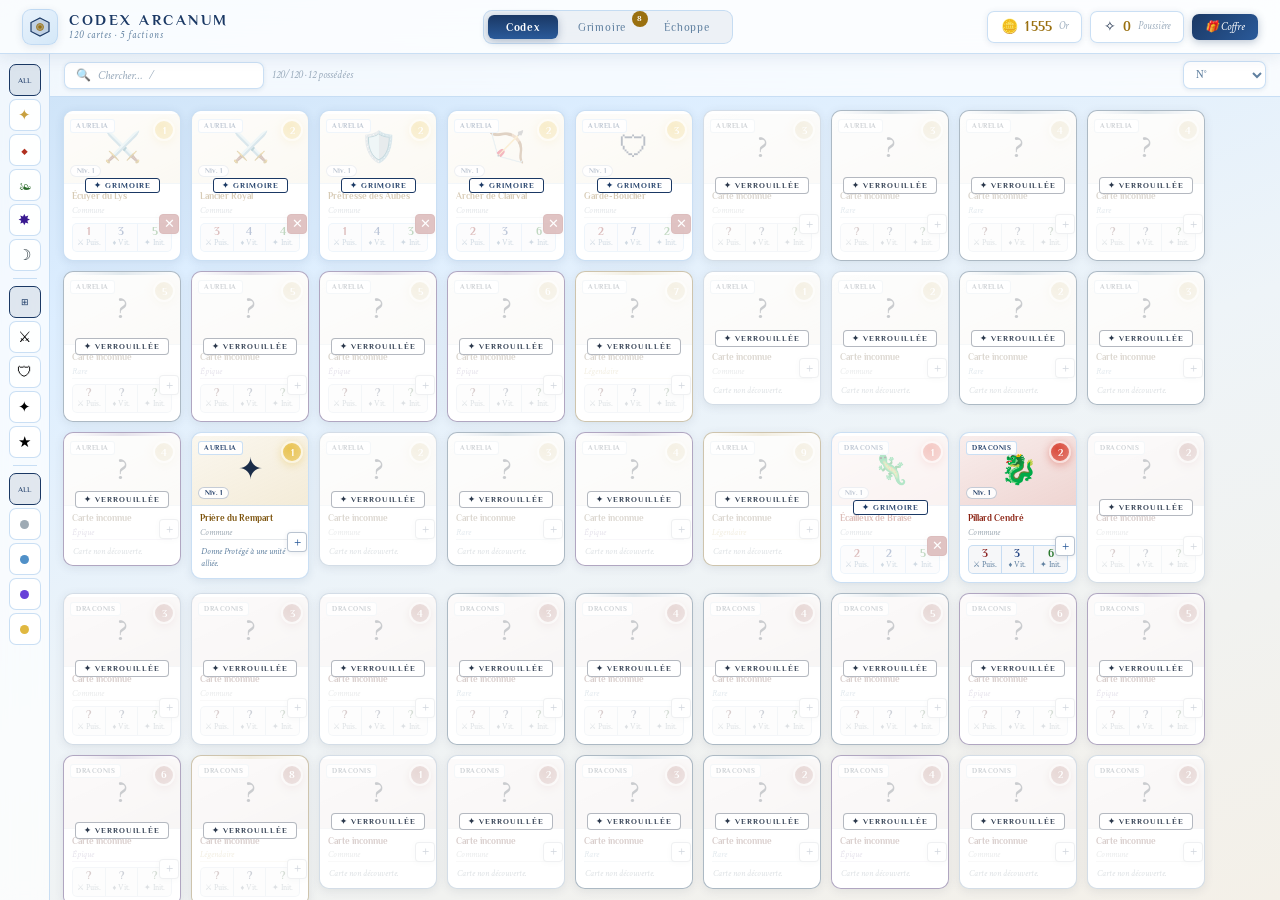
<file: index-mobile.html>
<!DOCTYPE html>

<html lang="fr">
<head>
<meta charset="UTF-8">
<meta name="viewport" content="width=device-width, initial-scale=1.0, viewport-fit=cover">
<title>Codex Arcanum</title>
<link rel="preconnect" href="https://fonts.googleapis.com">
<link rel="preconnect" href="https://fonts.gstatic.com" crossorigin>
<link href="https://fonts.googleapis.com/css2?family=Philosopher:ital,wght@0,400;0,700;1,400;1,700&family=Crimson+Text:ital,wght@0,400;0,600;1,400;1,600&display=swap" rel="stylesheet">
<style>
/* ── Reset & Base ─────────────────────────────────────── */
*{box-sizing:border-box;margin:0;padding:0;}
:root{
  --T:'Philosopher',Georgia,serif;
  --B:'Crimson Text',Georgia,serif;
  --navy:#1a3864;
  --navy-l:#2a5a9a;
  --gold:#9a7010;
  --gold-l:#c8a030;
  --text:#1a2c48;
  --muted:#6080a0;
  --faint:#9aabbc;
  --border:rgba(180,210,240,0.7);
  --shadow:rgba(26,56,100,0.1);
  --shadow-md:rgba(26,56,100,0.15);
  --panel:rgba(255,255,255,0.92);
  --sky:linear-gradient(160deg,#c8dff5 0%,#ddeeff 25%,#eef4f8 55%,#f4f0e8 100%);
}
html,body{height:100%;overflow:hidden;}
body{
  font-family:var(--B);
  background:var(--sky);
  color:var(--text);
  display:flex;
  flex-direction:column;
}
::-webkit-scrollbar{width:4px;height:4px;}
::-webkit-scrollbar-track{background:rgba(26,56,100,0.04);}
::-webkit-scrollbar-thumb{background:rgba(26,56,100,0.2);border-radius:9px;}
button{cursor:pointer;font-family:var(--B);}
button:focus,input:focus,select:focus{outline:none;}
input::placeholder{color:var(--faint);font-style:italic;}

/* ── Animations ───────────────────────────────────────── */
@keyframes fadeUp{from{opacity:0;transform:translateY(6px);}to{opacity:1;transform:translateY(0);}}
@keyframes slideIn{from{opacity:0;transform:translateX(14px);}to{opacity:1;transform:translateX(0);}}
@keyframes modalIn{from{opacity:0;transform:scale(0.96);}to{opacity:1;transform:scale(1);}}
@keyframes notifAnim{from{opacity:0;transform:translateX(10px);}to{opacity:1;transform:translateX(0);}}
@keyframes coffreFloat{0%,100%{transform:translateY(0);}50%{transform:translateY(-8px);}}
@keyframes spin{to{transform:rotate(360deg);}}

/* ── Layout ───────────────────────────────────────────── */
#app{display:flex;flex-direction:column;height:100vh;overflow:hidden;}

/* HEADER */
#header{
height:54px;padding:0 22px;flex-shrink:0;
background:rgba(255,255,255,0.88);
backdrop-filter:blur(16px);
border-bottom:1px solid var(--border);
box-shadow:0 2px 16px var(--shadow);
display:flex;align-items:center;justify-content:space-between;
position:relative;z-index:50;
}
.logo-hex{
width:36px;height:36px;border-radius:9px;
background:linear-gradient(145deg,#e8f2fc,#d4e8f8);
border:1.5px solid var(--border);
display:flex;align-items:center;justify-content:center;
box-shadow:0 2px 8px var(--shadow);
flex-shrink:0;
}
.logo-title{font-family:var(--T);font-weight:700;font-size:15px;color:var(--navy);letter-spacing:2.5px;line-height:1;}
.logo-sub{font-family:var(--B);font-size:10px;color:var(--muted);font-style:italic;margin-top:2px;letter-spacing:1px;}
.nav-pill-group{
display:flex;gap:2px;padding:4px;
background:rgba(26,56,100,0.06);
border-radius:9px;border:1px solid var(--border);
}
.nav-btn{
padding:6px 18px;border-radius:6px;border:none;
font-family:var(--T);font-size:11px;letter-spacing:0.8px;
background:transparent;color:var(--muted);font-weight:400;
transition:all 0.14s;position:relative;
}
.nav-btn.active{
background:linear-gradient(180deg,var(--navy),var(--navy-l));
color:#fff;font-weight:700;
box-shadow:0 2px 8px rgba(26,56,100,0.3);
}
.nav-badge{
position:absolute;top:-4px;right:-4px;
min-width:16px;height:16px;
background:var(--gold);color:#fff;
border-radius:99px;font-size:8px;font-weight:700;
display:flex;align-items:center;justify-content:center;
padding:0 4px;font-family:var(--T);
}
.gold-display{
display:flex;align-items:center;gap:7px;padding:6px 13px;
background:rgba(255,255,255,0.9);
border:1px solid var(--border);border-radius:7px;
box-shadow:0 1px 6px var(--shadow);
}
.gold-display .amount{font-family:var(--T);font-size:13px;font-weight:700;color:var(--gold);}
.gold-display .label{font-family:var(--B);font-size:10px;color:var(--faint);font-style:italic;}
.coffre-btn{
padding:6px 13px;
background:linear-gradient(135deg,var(--navy),var(--navy-l));
border:none;border-radius:7px;color:#fff;
font-family:var(--B);font-size:11px;font-style:italic;
box-shadow:0 2px 8px rgba(26,56,100,0.3);
transition:opacity 0.15s;display:flex;align-items:center;gap:5px;
}

/* BODY */
#body{flex:1;display:flex;overflow:hidden;position:relative;}

/* ── TAB: COLLECTION ─────────────────────────────────── */
#tab-collection{flex:1;display:flex;overflow:hidden;}

/* Sidebar */
#sidebar{
width:50px;flex-shrink:0;
background:rgba(255,255,255,0.7);
backdrop-filter:blur(8px);
border-right:1px solid var(--border);
display:flex;flex-direction:column;align-items:center;
padding:10px 0 10px;gap:3px;overflow-y:auto;
}
.flt-sep{width:24px;height:1px;background:var(--border);margin:4px 0;flex-shrink:0;}
.flt-btn{
width:32px;height:32px;border-radius:7px;
background:rgba(255,255,255,0.9);
border:1.5px solid var(--border);
display:flex;align-items:center;justify-content:center;
font-size:15px;transition:all 0.13s;flex-shrink:0;
}
.flt-btn:hover{opacity:0.82;}
.flt-btn.active{background:rgba(26,56,100,0.1);border-color:var(--navy);}

/* Main column */
#col-main{flex:1;display:flex;flex-direction:column;overflow:hidden;}

/* Toolbar */
#toolbar{
padding:7px 14px;flex-shrink:0;
background:rgba(255,255,255,0.72);
backdrop-filter:blur(8px);
border-bottom:1px solid var(--border);
display:flex;gap:8px;align-items:center;
}
#search-wrap{
display:flex;align-items:center;gap:7px;
flex:0 0 200px;
background:rgba(255,255,255,0.95);
border:1.5px solid var(--border);
border-radius:7px;padding:5px 11px;
box-shadow:0 1px 4px var(--shadow);
transition:border-color 0.18s;
}
#search-wrap:focus-within{border-color:var(--navy-l);}
#search-input{
flex:1;background:none;border:none;
color:var(--text);font-family:var(--B);font-size:12px;
}
#search-clear{
background:none;border:none;color:var(--faint);font-size:11px;display:none;padding:0;
}
#count{font-family:var(--B);font-size:11px;color:var(--faint);font-style:italic;white-space:nowrap;}
.spacer{flex:1;}
#sort-select{
padding:5px 8px;
background:rgba(255,255,255,0.95);
border:1px solid var(--border);border-radius:7px;
font-family:var(--B);font-size:11px;color:var(--muted);
box-shadow:0 1px 4px var(--shadow);
}

/* Grid */
#grid{
flex:1;overflow-y:auto;padding:13px;
display:flex;flex-wrap:wrap;gap:10px;align-content:flex-start;
}
.empty-state{
flex:1;display:flex;flex-direction:column;
align-items:center;justify-content:center;gap:12px;color:var(--muted);
}

/* ── CARD ─────────────────────────────────────────────── */
.card{
width:118px;cursor:pointer;
background:#fff;
border:1.5px solid var(--border);
border-radius:10px;overflow:hidden;
box-shadow:0 2px 10px var(--shadow);
transition:all 0.18s cubic-bezier(0.23,1,0.32,1);
position:relative;
flex-shrink:0;
animation:fadeUp 0.25s both;
}
.card:hover{
transform:translateY(-4px) scale(1.02);
box-shadow:0 10px 28px var(--shadow-md);
}
.card.selected{border-color:var(--navy)!important;box-shadow:0 6px 20px var(--shadow-md),0 0 0 2px rgba(26,56,100,0.2);}
.card-rarity-bar{height:3px;}
.card-art{
height:70px;position:relative;overflow:hidden;
border-bottom:1px solid rgba(180,210,240,0.5);
display:flex;align-items:center;justify-content:center;
}
.card-art-emoji{font-size:30px;position:relative;z-index:1;}
.card-mana{
position:absolute;top:5px;right:5px;
width:22px;height:22px;border-radius:50%;
border:2px solid rgba(255,255,255,0.8);
display:flex;align-items:center;justify-content:center;
font-family:var(--T);font-size:10px;font-weight:700;color:#fff;
z-index:2;
}
.card-faction-badge{
position:absolute;top:5px;left:6px;
background:rgba(255,255,255,0.9);
border:1px solid rgba(180,210,240,0.7);
border-radius:3px;padding:2px 5px;
font-family:var(--T);font-size:7px;color:var(--navy);
font-weight:600;letter-spacing:0.5px;z-index:2;
}
.card-body{padding:7px 8px 8px;}
.card-name{
font-family:var(--T);font-size:8.5px;font-weight:700;
color:var(--text);line-height:1.25;margin-bottom:2px;
}
.card-rarity-label{
font-family:var(--B);font-size:9px;font-style:italic;
margin-bottom:5px;
}
.card-stats{
display:grid;grid-template-columns:1fr 1fr 1fr;
background:rgba(26,56,100,0.04);
border:1px solid var(--border);border-radius:5px;overflow:hidden;
}
.card-stat{padding:3px 0;text-align:center;border-right:1px solid var(--border);}
.card-stat:last-child{border-right:none;}
.card-stat .val{font-family:var(--T);font-size:10.5px;font-weight:700;line-height:1;}
.card-stat .lbl{font-family:var(--B);font-size:7.5px;color:var(--muted);margin-top:1px;}
.card-text-small{
font-family:var(--B);font-size:9px;color:var(--muted);font-style:italic;
line-height:1.4;padding:0 1px;
display:-webkit-box;-webkit-line-clamp:3;-webkit-box-orient:vertical;overflow:hidden;
}
/* Quick add/remove btn on card */
.card-quick-btn{
position:absolute;bottom:26px;right:1px;
width:20px;height:20px;border-radius:4px;
background:rgba(255,255,255,0.95);
border:1px solid rgba(26,56,100,0.3);
color:var(--navy-l);
font-size:13px;line-height:1;
display:flex;align-items:center;justify-content:center;
box-shadow:0 1px 5px var(--shadow);
transition:all 0.14s;z-index:7;
}
.card-quick-btn.in-deck{
background:rgba(139,32,32,0.9);
border-color:#8b2020;color:#fff;
}
/* in-deck overlay */
.card-indeck-overlay{
position:absolute;inset:0;z-index:10;border-radius:inherit;
background:rgba(255,255,255,0.7);
display:flex;align-items:center;justify-content:center;pointer-events:none;
}
.card-indeck-label{
font-family:var(--T);font-size:8px;font-weight:700;
color:var(--navy);border:1px solid var(--navy);
border-radius:3px;padding:2px 8px;letter-spacing:1px;
background:rgba(255,255,255,0.9);
}

/* ── MODAL ────────────────────────────────────────────── */
#modal-overlay{
position:fixed;inset:0;z-index:500;
background:rgba(20,40,80,0.45);
backdrop-filter:blur(4px);
display:none;align-items:center;justify-content:center;padding:20px;
}
#modal-overlay.open{display:flex;}
#modal-box{
display:flex;gap:22px;
background:rgba(255,255,255,0.98);
border:1px solid var(--border);border-radius:14px;
padding:24px;max-width:660px;width:100%;
box-shadow:0 24px 60px var(--shadow-md);
animation:modalIn 0.2s ease;
position:relative;max-height:90vh;overflow-y:auto;
}
#modal-close{
position:absolute;top:12px;right:14px;
background:none;border:none;
color:var(--muted);font-size:18px;line-height:1;
}
#modal-close:hover{color:var(--text);}
#modal-card-render{flex-shrink:0;}
#modal-card-render .card{width:150px;pointer-events:none;}
#modal-card-render .card{transform:none!important;}
#modal-info{flex:1;min-width:0;display:flex;flex-direction:column;gap:10px;padding-right:16px;}
.modal-title{font-family:var(--T);font-weight:700;font-size:18px;line-height:1.2;margin-bottom:4px;}
.modal-badges{display:flex;flex-wrap:wrap;gap:5px;margin-bottom:4px;}
.modal-badge{font-family:var(--B);font-size:10px;padding:2px 9px;border-radius:99px;}
.modal-keywords{display:flex;flex-wrap:wrap;gap:4px;}
.kw-pill{font-family:var(--B);font-size:10px;font-weight:600;padding:2px 9px;border-radius:99px;}
.modal-text{
font-family:var(--B);font-size:13px;line-height:1.7;padding:10px 13px;
background:rgba(26,56,100,0.04);border:1px solid var(--border);border-radius:6px;
}
.modal-lore{
font-family:var(--B);font-size:12px;color:var(--muted);font-style:italic;
line-height:1.65;border-left:2px solid rgba(26,56,100,0.2);padding-left:10px;
}
.modal-stats{display:flex;gap:8px;}
.modal-stat{
flex:1;padding:10px 6px;text-align:center;border-radius:8px;
}
.modal-stat .big{font-family:var(--T);font-size:22px;font-weight:700;line-height:1;}
.modal-stat .small{font-family:var(--B);font-size:9px;color:var(--muted);margin-top:3px;}
.modal-stat .bar-wrap{height:2px;border-radius:99px;margin:5px 3px 0;overflow:hidden;}
.modal-stat .bar-fill{height:100%;border-radius:99px;}
.modal-cta{
width:100%;padding:12px;border:1.5px solid var(--navy);border-radius:8px;
background:var(--navy);color:#fff;
font-family:var(--T);font-size:12px;font-weight:700;letter-spacing:0.5px;
transition:all 0.15s;
}
.modal-cta.in-deck{background:rgba(139,32,32,0.08);border-color:#8b2020;color:#8b2020;}
.modal-hint{text-align:center;font-family:var(--B);font-size:10px;color:var(--faint);font-style:italic;margin-top:4px;}

/* ── TAB: GRIMOIRE ───────────────────────────────────── */
#tab-deck{flex:1;display:none;overflow:hidden;}
#tab-deck.active{display:flex;}
#deck-list{flex:1;display:flex;flex-direction:column;overflow:hidden;border-right:1px solid var(--border);}
#deck-header{
padding:12px 16px;flex-shrink:0;
border-bottom:1px solid var(--border);
background:rgba(255,255,255,0.8);backdrop-filter:blur(8px);
}
.deck-title{font-family:var(--T);font-weight:700;font-size:14px;color:var(--navy);}
.deck-sub{font-family:var(--B);font-size:11px;color:var(--muted);font-style:italic;margin-top:2px;}
.deck-sub.ready{color:#2d7a30;}
#deck-progress{display:flex;gap:3px;margin-top:9px;}
.progress-slot{flex:1;height:4px;border-radius:99px;background:var(--border);transition:background 0.3s;}
#deck-scroll{flex:1;overflow-y:auto;padding:10px;}
.deck-row{
display:flex;align-items:center;gap:9px;padding:7px 10px;margin-bottom:4px;
background:rgba(255,255,255,0.8);
border:1px solid var(--border);border-left:3px solid #ccc;
border-radius:7px;cursor:pointer;transition:background 0.12s;
}
.deck-row:hover{background:rgba(26,56,100,0.04);}
.deck-card-mini{
width:44px;height:62px;border-radius:6px;overflow:hidden;
background:#f0f4f8;border:1px solid var(--border);
display:flex;flex-direction:column;align-items:center;justify-content:center;
flex-shrink:0;font-size:18px;position:relative;
}
.deck-card-mini .mini-cost{
position:absolute;top:2px;right:2px;
width:14px;height:14px;border-radius:50%;
display:flex;align-items:center;justify-content:center;
font-family:var(--T);font-size:7px;font-weight:700;color:#fff;
}
.deck-card-info{flex:1;min-width:0;}
.deck-card-name{font-family:var(--T);font-weight:700;font-size:11px;white-space:nowrap;overflow:hidden;text-overflow:ellipsis;}
.deck-card-meta{font-family:var(--B);font-size:10px;color:var(--muted);font-style:italic;margin-top:1px;}
.deck-card-stats{display:flex;gap:8px;margin-top:3px;}
.deck-card-stats span{font-family:var(--T);font-size:10px;font-weight:700;}
.rm-btn{
width:22px;height:22px;flex-shrink:0;border-radius:4px;
border:1px solid var(--border);background:transparent;
color:var(--muted);font-size:11px;transition:all 0.12s;
display:flex;align-items:center;justify-content:center;
}
.rm-btn:hover{border-color:#8b2020;color:#c03030;}
#duel-btn-wrap{padding:10px 12px;flex-shrink:0;border-top:1px solid var(--border);background:rgba(255,255,255,0.8);}
#duel-btn{
width:100%;padding:13px;
background:linear-gradient(135deg,var(--navy),var(--navy-l));
border:none;border-radius:8px;color:#fff;
font-family:var(--T);font-size:13px;font-weight:700;letter-spacing:1.5px;
box-shadow:0 4px 16px rgba(26,56,100,0.3);transition:box-shadow 0.2s;
}
#duel-btn:hover{box-shadow:0 6px 24px rgba(26,56,100,0.5);}
.deck-empty{
flex:1;display:flex;flex-direction:column;align-items:center;justify-content:center;gap:14px;
color:var(--muted);padding:20px;
}
.deck-empty-txt{font-family:var(--B);font-size:12px;font-style:italic;text-align:center;line-height:1.7;}
.deck-empty-txt small{font-size:10px;color:var(--faint);}
.to-codex-btn{
padding:8px 20px;background:var(--navy);border:none;border-radius:7px;
color:#fff;font-family:var(--B);font-size:11px;
}

/* Analysis panel */
#deck-analysis{width:210px;flex-shrink:0;display:flex;flex-direction:column;overflow:hidden;background:rgba(255,255,255,0.5);}
.analysis-header{
padding:12px 14px;flex-shrink:0;border-bottom:1px solid var(--border);
background:rgba(255,255,255,0.8);
font-family:var(--T);font-size:9px;color:var(--muted);letter-spacing:2px;text-transform:uppercase;
}
#analysis-body{flex:1;overflow-y:auto;padding:12px 14px;}
.analysis-section{margin-bottom:16px;}
.analysis-label{font-family:var(--T);font-size:8px;color:var(--muted);letter-spacing:1.5px;text-transform:uppercase;margin-bottom:9px;}
.stat-row{margin-bottom:8px;}
.stat-row-header{display:flex;justify-content:space-between;margin-bottom:3px;}
.stat-row-name{font-family:var(--B);font-size:10px;color:var(--muted);font-style:italic;}
.stat-row-val{font-family:var(--T);font-size:12px;font-weight:700;}
.stat-bar{height:3px;background:var(--border);border-radius:99px;overflow:hidden;}
.stat-bar-fill{height:100%;border-radius:99px;transition:width 0.5s ease;}
#cost-curve{display:flex;gap:3px;align-items:flex-end;height:44px;}
.curve-col{flex:1;display:flex;flex-direction:column;align-items:center;gap:3px;}
.curve-bar{width:100%;border-radius:2px 2px 0 0;transition:height 0.4s ease;min-height:3px;}
.curve-lbl{font-family:var(--B);font-size:8px;color:var(--muted);}
.faction-row{display:flex;align-items:center;gap:7px;margin-bottom:6px;}
.faction-sym{font-size:12px;flex-shrink:0;}
.faction-bar{flex:1;height:4px;background:var(--border);border-radius:99px;overflow:hidden;}
.faction-bar-fill{height:100%;border-radius:99px;transition:width 0.4s;}
.faction-count{font-family:var(--T);font-size:10px;font-weight:700;min-width:10px;text-align:right;}
.type-pills{display:flex;flex-wrap:wrap;gap:4px;}
.type-pill{font-family:var(--B);font-size:10px;padding:2px 8px;border-radius:4px;}

/* ── TAB: ÉCHOPPE ─────────────────────────────────────── */
#tab-shop{flex:1;display:none;overflow-y:auto;background:rgba(255,255,255,0.4);}
#tab-shop.active{display:block;}
.shop-inner{max-width:580px;margin:0 auto;padding:24px 20px;}
.shop-kicker{font-family:var(--T);font-size:11px;color:var(--muted);letter-spacing:3px;margin-bottom:4px;text-transform:uppercase;}
.shop-lead{font-family:var(--B);font-size:13px;color:var(--muted);margin-bottom:22px;font-style:italic;}
.balance-box{
display:flex;align-items:center;justify-content:space-between;
padding:12px 16px;margin-bottom:14px;
background:rgba(255,255,255,0.9);border:1px solid var(--border);border-radius:8px;
box-shadow:0 2px 10px var(--shadow);
}
.balance-lbl{font-family:var(--B);font-size:12px;color:var(--muted);font-style:italic;}
.balance-amount{display:flex;align-items:center;gap:8px;}
.balance-amount .num{font-family:var(--T);font-size:18px;font-weight:700;color:var(--gold);}
.balance-amount .or{font-family:var(--B);font-size:11px;color:var(--faint);font-style:italic;}
.coffre-card{
padding:20px;margin-bottom:14px;
background:rgba(255,255,255,0.92);border:1px solid var(--border);border-radius:12px;
box-shadow:0 4px 20px var(--shadow);position:relative;overflow:hidden;
}
.coffre-card::before{
content:"";position:absolute;top:0;left:0;right:0;height:2px;
background:linear-gradient(90deg,transparent,#c8a030,transparent);
}
.coffre-card-inner{display:flex;gap:18px;align-items:center;}
.coffre-icon{
width:72px;height:72px;flex-shrink:0;
background:linear-gradient(145deg,#e8f2fc,#d4e8f8);
border:1px solid var(--border);border-radius:10px;
display:flex;align-items:center;justify-content:center;
animation:coffreFloat 4s ease-in-out infinite;
box-shadow:0 3px 12px var(--shadow);
}
.coffre-title{font-family:var(--T);font-weight:700;font-size:14px;color:var(--navy);margin-bottom:5px;}
.coffre-desc{font-family:var(--B);font-size:12px;color:var(--muted);font-style:italic;line-height:1.7;margin-bottom:9px;}
.rarity-pills{display:flex;gap:4px;flex-wrap:wrap;}
.rarity-pill{font-family:var(--B);font-size:9px;padding:2px 7px;border-radius:3px;}
.coffre-price{font-family:var(--T);font-size:18px;font-weight:700;color:var(--gold);margin-bottom:6px;}
.coffre-buy-btn{
padding:9px 16px;border:none;border-radius:7px;
font-family:var(--B);font-size:11px;font-style:italic;transition:all 0.15s;
}
.coffre-buy-btn.enabled{
background:linear-gradient(135deg,var(--navy),var(--navy-l));
color:#fff;box-shadow:0 3px 10px rgba(26,56,100,0.3);
}
.coffre-buy-btn.disabled{background:rgba(255,255,255,0.8);border:1px solid var(--border);color:var(--muted);cursor:not-allowed;}
.stats-grid{display:grid;grid-template-columns:repeat(4,1fr);gap:8px;margin-bottom:14px;}
.stat-box{
padding:10px 8px;text-align:center;
background:rgba(255,255,255,0.85);border:1px solid var(--border);border-radius:8px;
box-shadow:0 1px 5px var(--shadow);
}
.stat-box .big{font-family:var(--T);font-size:18px;font-weight:700;color:var(--navy);}
.stat-box .sm{font-family:var(--B);font-size:9.5px;color:var(--muted);margin-top:3px;font-style:italic;}
.gains-box{padding:16px;background:rgba(255,255,255,0.85);border:1px solid var(--border);border-radius:8px;box-shadow:0 2px 8px var(--shadow);}
.gains-title{font-family:var(--T);font-size:9px;color:var(--muted);letter-spacing:2px;text-transform:uppercase;margin-bottom:12px;}
.gain-row{display:flex;justify-content:space-between;padding:8px 0;border-bottom:1px solid var(--border);align-items:center;}
.gain-row:last-child{border-bottom:none;}
.gain-label{font-family:var(--B);font-size:12px;color:var(--text);font-style:italic;}
.gain-val{font-family:var(--T);font-size:12px;font-weight:700;color:var(--gold);}

/* ── COFFRE MODAL ─────────────────────────────────────── */
#pack-overlay{
position:fixed;inset:0;z-index:900;
background:rgba(20,40,80,0.55);
backdrop-filter:blur(6px);
display:none;flex-direction:column;
align-items:center;justify-content:center;gap:28px;
padding:20px;
}
#pack-overlay.open{display:flex;}
.pack-title{font-family:var(--T);font-size:11px;color:rgba(255,255,255,0.7);letter-spacing:4px;text-transform:uppercase;}
.pack-chest{
width:160px;height:200px;
background:rgba(255,255,255,0.1);
border:1.5px solid rgba(200,160,64,0.5);
border-radius:12px;
display:flex;flex-direction:column;align-items:center;justify-content:center;gap:14px;
cursor:pointer;
animation:coffreFloat 3s ease-in-out infinite;
backdrop-filter:blur(8px);
box-shadow:0 0 40px rgba(200,160,64,0.2);
}
.pack-chest-icon svg{width:60px;height:60px;}
.pack-chest-label{font-family:var(--T);font-size:11px;color:rgba(200,160,64,0.9);letter-spacing:2px;}
.pack-chest-sub{font-family:var(--B);font-size:9px;color:rgba(255,255,255,0.5);font-style:italic;}
.pack-cards{display:flex;gap:12px;flex-wrap:wrap;justify-content:center;max-width:900px;}
.pack-card-wrap{animation:fadeUp 0.5s both;}
.pack-card-back{
width:130px;height:185px;
background:rgba(255,255,255,0.12);
border:1.5px solid rgba(200,160,64,0.4);
border-radius:10px;
display:flex;flex-direction:column;align-items:center;justify-content:center;gap:10px;
cursor:pointer;transition:all 0.18s;
backdrop-filter:blur(8px);
box-shadow:0 6px 20px rgba(0,0,0,0.3);
}
.pack-card-back:hover{transform:translateY(-4px) scale(1.03);border-color:rgba(200,160,64,0.8);box-shadow:0 10px 30px rgba(0,0,0,0.4);}
.pack-reveal-label{
font-family:var(--B);font-size:9px;font-style:italic;
color:rgba(200,160,64,0.7);letter-spacing:1px;
opacity:0;transition:opacity 0.2s;
}
.pack-card-back:hover .pack-reveal-label{opacity:1;}
.pack-actions{display:flex;gap:12px;align-items:center;}
.pack-reveal-all{
padding:9px 22px;background:transparent;
border:1px solid rgba(255,255,255,0.3);border-radius:4px;
color:rgba(255,255,255,0.7);font-family:var(--B);font-size:10px;font-style:italic;
transition:all 0.15s;letter-spacing:1px;
}
.pack-reveal-all:hover{border-color:rgba(200,160,64,0.7);color:rgba(200,160,64,0.9);}
.pack-collect{
padding:11px 30px;
background:rgba(26,56,100,0.7);
border:1px solid rgba(255,255,255,0.3);border-radius:5px;
color:#fff;font-family:var(--T);font-size:11px;font-weight:700;letter-spacing:1.5px;
backdrop-filter:blur(4px);transition:all 0.15s;
}
.pack-collect:hover{background:rgba(26,56,100,0.9);}
.pack-summary{display:flex;gap:6px;flex-wrap:wrap;justify-content:center;}
.pack-summary-pill{font-family:var(--B);font-size:9px;padding:3px 10px;border-radius:3px;font-style:italic;}

/* ── NOTIFICATION ─────────────────────────────────────── */
#notif{
position:fixed;top:14px;right:14px;z-index:9999;
padding:9px 16px;
background:rgba(255,255,255,0.97);
border-radius:6px;
box-shadow:0 4px 18px var(--shadow);
animation:notifAnim 0.2s ease;
font-family:var(--B);font-size:12px;
max-width:240px;display:none;
}

/* Misc */
.hidden{display:none!important;}
.vdivider{width:1px;height:20px;background:var(--border);flex-shrink:0;}

/* ── Gameplay progression additions ───────────────────────── */
.card.locked{filter:saturate(0.45);opacity:0.58;}
.card-lock-overlay{position:absolute;inset:0;z-index:12;border-radius:inherit;background:rgba(255,255,255,0.76);display:flex;align-items:center;justify-content:center;pointer-events:none;}
.card-lock-label{font-family:var(--T);font-size:8px;font-weight:700;color:var(--navy);border:1px solid rgba(26,56,100,0.35);background:rgba(255,255,255,0.92);border-radius:4px;padding:3px 8px;letter-spacing:1px;}
.card-level-chip{position:absolute;left:6px;bottom:6px;z-index:8;background:rgba(255,255,255,0.9);border:1px solid rgba(26,56,100,0.25);border-radius:99px;padding:1px 6px;font-family:var(--T);font-size:7px;color:var(--navy);font-weight:700;}
.card-fatigue-chip{position:absolute;right:6px;bottom:6px;z-index:8;background:rgba(139,32,32,0.08);border:1px solid rgba(139,32,32,0.25);border-radius:99px;padding:1px 6px;font-family:var(--B);font-size:7px;color:#8b2020;font-weight:700;}
.progress-box{padding:10px 13px;background:rgba(26,56,100,0.04);border:1px solid var(--border);border-radius:7px;}
.progress-top{display:flex;justify-content:space-between;align-items:center;margin-bottom:5px;font-family:var(--T);font-size:11px;color:var(--navy);font-weight:700;}
.xp-bar{height:4px;background:rgba(26,56,100,0.12);border-radius:99px;overflow:hidden;}
.xp-bar-fill{height:100%;border-radius:99px;background:linear-gradient(90deg,var(--gold),var(--gold-l));}
.progress-meta{display:flex;gap:5px;flex-wrap:wrap;margin-top:7px;}
.progress-meta span{font-family:var(--B);font-size:10px;padding:2px 8px;border-radius:99px;background:rgba(255,255,255,0.72);border:1px solid var(--border);color:var(--muted);font-style:italic;}
.duel-result-card{padding:13px;background:rgba(255,255,255,0.88);border:1px solid var(--border);border-radius:9px;box-shadow:0 2px 12px var(--shadow);margin-bottom:12px;}
.duel-result-title{font-family:var(--T);font-size:13px;font-weight:700;color:var(--navy);margin-bottom:4px;}
.duel-result-text{font-family:var(--B);font-size:11px;color:var(--muted);font-style:italic;line-height:1.5;}


/* ──────────────────────────────────────────────────────────────
   RESPONSIVE MOBILE — iPhone / petits écrans
   Objectif : vraie app au pouce, navigation basse, cartes lisibles
────────────────────────────────────────────────────────────── */
@media (max-width: 760px) {
  html, body {
    width: 100%;
    height: 100%;
    overflow: hidden;
    -webkit-text-size-adjust: 100%;
  }

  body {
    overscroll-behavior: none;
  }

  #app {
    height: 100dvh;
    min-height: 100dvh;
    overflow: hidden;
    padding-bottom: calc(58px + env(safe-area-inset-bottom, 0px));
  }

  /* Header mobile compact */
  #header {
    height: 58px;
    padding: 8px 10px;
    gap: 8px;
    justify-content: space-between;
  }

  #header > div:first-child {
    min-width: 0;
    gap: 8px !important;
  }

  .logo-hex {
    width: 34px;
    height: 34px;
    border-radius: 8px;
  }

  .logo-title {
    font-size: 12px;
    letter-spacing: 1.5px;
    white-space: nowrap;
  }

  .logo-sub {
    font-size: 9px;
    letter-spacing: 0.4px;
    white-space: nowrap;
  }

  .gold-display {
    padding: 5px 8px;
    gap: 4px;
    border-radius: 7px;
  }

  .gold-display .amount {
    font-size: 12px;
  }

  .gold-display .label {
    display: none;
  }

  .dust-display {
    padding: 5px 8px !important;
    gap: 4px !important;
  }

  .dust-display .amount {
    font-size: 12px !important;
  }

  .dust-display .label {
    display: none !important;
  }

  .coffre-btn {
    width: 36px;
    height: 34px;
    padding: 0;
    justify-content: center;
    font-size: 0;
    border-radius: 8px;
    flex-shrink: 0;
  }

  .coffre-btn::before {
    content: "🎁";
    font-size: 16px;
  }

  /* Navigation principale en bas */
  .nav-pill-group {
    position: fixed;
    left: 8px;
    right: 8px;
    bottom: calc(7px + env(safe-area-inset-bottom, 0px));
    height: 48px;
    z-index: 1200;
    padding: 4px;
    gap: 4px;
    background: rgba(255,255,255,0.94);
    border: 1px solid rgba(180,210,240,0.9);
    border-radius: 16px;
    box-shadow: 0 8px 28px rgba(26,56,100,0.2);
    backdrop-filter: blur(18px);
  }

  .nav-btn {
    flex: 1;
    height: 38px;
    padding: 0 6px;
    border-radius: 12px;
    font-size: 11px;
    letter-spacing: 0.5px;
  }

  .nav-badge {
    top: -5px;
    right: 10px;
  }

  #body {
    height: calc(100dvh - 58px - 58px - env(safe-area-inset-bottom, 0px));
    min-height: 0;
    overflow: hidden;
  }

  /* Collection : sidebar devient barre horizontale */
  #tab-collection {
    flex-direction: column;
    min-width: 0;
  }

  #sidebar {
    order: 2;
    width: 100%;
    height: 48px;
    flex-direction: row;
    justify-content: flex-start;
    align-items: center;
    padding: 7px 10px;
    gap: 6px;
    overflow-x: auto;
    overflow-y: hidden;
    border-right: none;
    border-top: 1px solid rgba(180,210,240,0.7);
    border-bottom: none;
    background: rgba(255,255,255,0.82);
    scrollbar-width: none;
  }

  #sidebar::-webkit-scrollbar {
    display: none;
  }

  .flt-sep {
    width: 1px;
    height: 26px;
    margin: 0 4px;
  }

  .flt-btn {
    width: 34px;
    height: 34px;
    min-width: 34px;
    border-radius: 10px;
    font-size: 15px;
  }

  #col-main {
    order: 1;
    min-height: 0;
  }

  #toolbar {
    padding: 8px 10px;
    gap: 7px;
    flex-wrap: wrap;
    align-items: center;
  }

  #search-wrap {
    flex: 1 1 100%;
    order: 1;
    min-width: 0;
    padding: 8px 10px;
    border-radius: 12px;
  }

  #search-input {
    font-size: 15px;
  }

  #count {
    order: 2;
    font-size: 11px;
    min-width: 54px;
  }

  #sort-select {
    order: 3;
    margin-left: auto;
    padding: 7px 8px;
    border-radius: 10px;
    font-size: 12px;
    max-width: 118px;
  }

  #toolbar .spacer {
    display: none;
  }

  /* Grille carte mobile */
  #grid {
    padding: 10px;
    gap: 10px;
    align-content: flex-start;
    justify-content: space-between;
    -webkit-overflow-scrolling: touch;
  }

  #grid > div {
    width: calc(50% - 5px);
    min-width: 0;
  }

  .card {
    width: 100%;
    min-height: 178px;
    border-radius: 12px;
  }

  .card-art {
    height: 82px;
  }

  .card-art-emoji {
    font-size: 32px;
  }

  .card-mana {
    width: 25px;
    height: 25px;
    font-size: 11px;
  }

  .card-faction-badge {
    font-size: 7px;
    padding: 2px 4px;
    max-width: 70px;
    overflow: hidden;
  }

  .card-body {
    padding: 8px;
  }

  .card-name {
    font-size: 10px;
    min-height: 25px;
  }

  .card-rarity-label {
    font-size: 10px;
  }

  .card-stat .val {
    font-size: 12px;
  }

  .card-stat .lbl {
    font-size: 7px;
  }

  .card-text-small {
    font-size: 10px;
    -webkit-line-clamp: 4;
  }

  .card-quick-btn {
    width: 28px;
    height: 28px;
    bottom: 8px;
    right: 8px;
    border-radius: 9px;
    font-size: 18px;
  }

  .card-indeck-label {
    font-size: 9px;
    padding: 4px 10px;
  }

  /* Modal carte : plein écran mobile */
  #modal-overlay {
    align-items: flex-end;
    justify-content: center;
    padding: 0;
    background: rgba(20,40,80,0.52);
  }

  #modal-box {
    width: 100%;
    max-width: none;
    max-height: 92dvh;
    border-radius: 22px 22px 0 0;
    padding: 18px 14px calc(18px + env(safe-area-inset-bottom, 0px));
    gap: 14px;
    flex-direction: column;
    overflow-y: auto;
    -webkit-overflow-scrolling: touch;
  }

  #modal-close {
    top: 10px;
    right: 14px;
    font-size: 20px;
    width: 34px;
    height: 34px;
    border-radius: 50%;
    background: rgba(26,56,100,0.06);
  }

  #modal-card-render {
    align-self: center;
    padding-top: 6px;
  }

  #modal-card-render .card {
    width: 168px !important;
    min-height: 220px;
  }

  #modal-card-render .card-art {
    height: 96px !important;
  }

  #modal-info {
    padding-right: 0;
    gap: 9px;
  }

  .modal-title {
    font-size: 20px;
    padding-right: 38px;
  }

  .modal-text {
    font-size: 14px;
    line-height: 1.55;
  }

  .modal-lore {
    font-size: 13px;
    line-height: 1.55;
  }

  .modal-stats {
    gap: 6px;
  }

  .modal-stat {
    padding: 9px 4px;
  }

  .modal-stat .big {
    font-size: 20px;
  }

  .modal-cta {
    min-height: 48px;
    border-radius: 12px;
    font-size: 13px;
  }

  /* Grimoire mobile */
  #tab-deck.active {
    flex-direction: column;
    overflow: hidden;
  }

  #deck-list {
    flex: 1 1 auto;
    min-height: 0;
    border-right: none;
    border-bottom: 1px solid rgba(180,210,240,0.7);
  }

  #deck-header {
    padding: 10px 12px;
  }

  .deck-title {
    font-size: 14px;
  }

  #deck-content {
    min-height: 0;
    -webkit-overflow-scrolling: touch;
  }

  .deck-row {
    margin-bottom: 7px;
    padding: 8px 9px;
    border-radius: 11px;
  }

  .deck-card-mini {
    width: 48px;
    height: 66px;
    border-radius: 8px;
  }

  .deck-card-name {
    font-size: 12px;
  }

  .deck-card-meta {
    font-size: 10px;
  }

  .rm-btn {
    width: 30px;
    height: 30px;
    border-radius: 9px;
    font-size: 13px;
  }

  #duel-btn-wrap {
    padding: 9px 10px;
  }

  #duel-btn {
    min-height: 48px;
    border-radius: 12px;
  }

  #deck-analysis {
    width: 100%;
    flex: 0 0 178px;
    max-height: 178px;
    border-left: none;
    background: rgba(255,255,255,0.62);
  }

  .analysis-header {
    padding: 8px 12px;
  }

  #analysis-body {
    padding: 10px 12px;
    overflow-y: auto;
    -webkit-overflow-scrolling: touch;
  }

  .analysis-section {
    margin-bottom: 12px;
  }

  /* Échoppe mobile */
  #tab-shop {
    -webkit-overflow-scrolling: touch;
  }

  .shop-inner {
    max-width: none;
    padding: 14px 10px 18px;
  }

  .shop-kicker {
    font-size: 10px;
    letter-spacing: 2px;
  }

  .shop-lead {
    font-size: 13px;
    margin-bottom: 14px;
  }

  .balance-box {
    padding: 10px 12px;
    border-radius: 12px;
  }

  .coffre-card {
    padding: 14px;
    border-radius: 14px;
  }

  .coffre-card-inner {
    flex-direction: column;
    text-align: center;
    gap: 12px;
  }

  .coffre-icon {
    width: 76px;
    height: 76px;
  }

  .coffre-desc {
    font-size: 13px;
  }

  .rarity-pills {
    justify-content: center;
  }

  .coffre-price {
    margin-bottom: 8px;
  }

  .coffre-buy-btn {
    width: 100%;
    min-width: 210px;
    min-height: 46px;
    border-radius: 12px;
    font-size: 13px;
  }

  .stats-grid {
    grid-template-columns: repeat(2, 1fr);
    gap: 8px;
  }

  .stat-box {
    border-radius: 12px;
    padding: 12px 8px;
  }

  .gains-box {
    border-radius: 14px;
  }

  .gain-row {
    gap: 12px;
  }

  /* Pack opening mobile */
  #pack-overlay {
    justify-content: flex-start;
    padding: calc(18px + env(safe-area-inset-top, 0px)) 10px calc(74px + env(safe-area-inset-bottom, 0px));
    gap: 14px;
    overflow-y: auto;
    -webkit-overflow-scrolling: touch;
  }

  .pack-title {
    font-size: 10px;
    letter-spacing: 3px;
    margin-top: 2px;
  }

  .pack-chest {
    width: min(76vw, 260px);
    height: 210px;
    margin-top: 12px;
    border-radius: 18px;
  }

  .pack-cards {
    width: 100%;
    display: grid;
    grid-template-columns: repeat(2, minmax(0, 1fr));
    gap: 10px;
    max-width: 390px;
    justify-items: center;
  }

  .pack-card-wrap {
    width: 100%;
  }

  .pack-card-back {
    width: 100%;
    height: 185px;
    border-radius: 14px;
  }

  .pack-cards .card,
  .pack-card-wrap .card,
  .pack-card-wrap > div > .card {
    width: 100% !important;
    min-height: 185px;
    border-radius: 14px;
  }

  .pack-cards .card-art {
    height: 82px !important;
  }

  .pack-actions {
    width: 100%;
    justify-content: center;
    flex-wrap: wrap;
  }

  .pack-reveal-all,
  .pack-collect,
  .pack-open-again {
    min-height: 44px;
    border-radius: 12px;
    padding: 10px 18px;
  }

  #pack-collect-wrap {
    width: 100%;
  }

  .pack-summary {
    width: 100%;
    gap: 6px;
  }

  .pack-summary-pill {
    font-size: 10px;
    padding: 5px 9px;
  }

  /* Notification accessible */
  #notif {
    top: 66px;
    right: 10px;
    left: 10px;
    max-width: none;
    border-radius: 12px;
    font-size: 13px;
    text-align: center;
  }
}

/* Très petits iPhone : SE / mini */
@media (max-width: 380px) {
  .logo-title {
    font-size: 11px;
    letter-spacing: 1px;
  }

  .logo-sub {
    display: none;
  }

  #header {
    padding-left: 8px;
    padding-right: 8px;
  }

  .gold-display {
    padding: 5px 6px;
  }

  .gold-display .amount {
    font-size: 11px;
  }

  #grid {
    padding: 8px;
    gap: 8px;
  }

  #grid > div {
    width: calc(50% - 4px);
  }

  .card {
    min-height: 168px;
  }

  .card-art {
    height: 74px;
  }

  .card-name {
    font-size: 9px;
  }

  .card-text-small {
    font-size: 9px;
  }

  .pack-card-back,
  .pack-cards .card,
  .pack-card-wrap .card,
  .pack-card-wrap > div > .card {
    min-height: 172px;
    height: 172px;
  }
}

/* Paysage mobile : éviter l'interface trop haute */
@media (max-width: 900px) and (orientation: landscape) {
  #header {
    height: 48px;
  }

  #app {
    padding-bottom: 52px;
  }

  #body {
    height: calc(100dvh - 48px - 52px);
  }

  .logo-sub {
    display: none;
  }

  .nav-pill-group {
    height: 44px;
  }

  .nav-btn {
    height: 34px;
  }

  #modal-box {
    flex-direction: row;
    max-height: 86dvh;
    border-radius: 18px;
    max-width: 760px;
  }

  #pack-overlay {
    justify-content: center;
  }

  .pack-cards {
    grid-template-columns: repeat(5, minmax(110px, 1fr));
    max-width: 760px;
  }

  .pack-card-back,
  .pack-cards .card,
  .pack-card-wrap .card,
  .pack-card-wrap > div > .card {
    height: 168px;
    min-height: 168px;
  }
}

</style>

</head>
<body>
<div id="app">

  <!-- HEADER -->

  <header id="header">
    <div style="display:flex;align-items:center;gap:11px;">
      <div class="logo-hex">
        <svg width="20" height="20" viewBox="0 0 20 20">
          <path d="M10,1 L19,5.5 L19,14.5 L10,19 L1,14.5 L1,5.5 Z" fill="rgba(26,56,100,0.15)" stroke="#1a3864" stroke-width="1.2"/>
          <circle cx="10" cy="10" r="3.5" fill="rgba(154,112,16,0.5)" stroke="#9a7010" stroke-width="0.8"/>
          <circle cx="10" cy="10" r="1.8" fill="#9a7010"/>
        </svg>
      </div>
      <div><div class="logo-title">CODEX ARCANUM</div><div class="logo-sub">120 cartes · 5 factions</div></div>
    </div>
    <nav class="nav-pill-group">
      <button class="nav-btn active" data-tab="collection" onclick="switchTab('collection')">Codex</button>
      <button class="nav-btn" data-tab="deck" onclick="switchTab('deck')" style="position:relative">
        Grimoire<span class="nav-badge hidden" id="deck-badge">0</span>
      </button>
      <button class="nav-btn" data-tab="shop" onclick="switchTab('shop')">Échoppe</button>
    </nav>
    <div style="display:flex;align-items:center;gap:8px;">
      <div class="gold-display">
        <span style="font-size:14px;">🪙</span>
        <span class="amount" id="or-display">1 480</span>
        <span class="label">Or</span>
      </div>
      <button class="coffre-btn" onclick="openCoffre()">🎁 Coffre</button>
    </div>
  </header>

  <!-- BODY -->

  <div id="body">

<!-- ═══ TAB: COLLECTION ═══ -->
<div id="tab-collection">
  <aside id="sidebar" data-sidebar-filters="true">
    <!-- Factions -->
    <button class="flt-btn active" data-filter-type="faction" data-value="ALL" title="Toutes" onclick="setFilter('faction','ALL')" style="font-size:8px;color:var(--navy);font-family:var(--T);">ALL</button>
    <button class="flt-btn" data-filter-type="faction" data-value="AURELIA"  title="Aurélia"  onclick="setFilter('faction','AURELIA')"  style="font-size:15px;color:#c8a040;">✦</button>
    <button class="flt-btn" data-filter-type="faction" data-value="DRACONIS" title="Draconis" onclick="setFilter('faction','DRACONIS')" style="font-size:15px;color:#b03020;">⬥</button>
    <button class="flt-btn" data-filter-type="faction" data-value="SYLVE"    title="Sylve"    onclick="setFilter('faction','SYLVE')"    style="font-size:15px;color:#286828;">❧</button>
    <button class="flt-btn" data-filter-type="faction" data-value="ARCANES"  title="Arcanes"  onclick="setFilter('faction','ARCANES')"  style="font-size:15px;color:#381890;">✸</button>
    <button class="flt-btn" data-filter-type="faction" data-value="ABYSSES"  title="Abysses"  onclick="setFilter('faction','ABYSSES')"  style="font-size:15px;color:#283840;">☽</button>
    <div class="flt-sep"></div>
    <!-- Types -->
    <button class="flt-btn active" data-filter-type="type" data-value="ALL" title="Tous" onclick="setFilter('type','ALL')" style="font-size:9px;color:var(--navy);font-family:var(--T);">⊞</button>
    <button class="flt-btn" data-filter-type="type" data-value="UNIT"      title="Unités"      onclick="setFilter('type','UNIT')"      style="font-size:15px;">⚔</button>
    <button class="flt-btn" data-filter-type="type" data-value="EQUIPMENT" title="Équipements" onclick="setFilter('type','EQUIPMENT')" style="font-size:15px;">🛡</button>
    <button class="flt-btn" data-filter-type="type" data-value="TECHNIQUE" title="Techniques"  onclick="setFilter('type','TECHNIQUE')" style="font-size:15px;">✦</button>
    <button class="flt-btn" data-filter-type="type" data-value="ULTIMATE"  title="Ultimes"     onclick="setFilter('type','ULTIMATE')"  style="font-size:15px;">★</button>
    <div class="flt-sep"></div>
    <!-- Raretés -->
    <button class="flt-btn active" data-filter-type="rarity" data-value="ALL" title="Toutes" onclick="setFilter('rarity','ALL')" style="font-size:8px;color:var(--navy);font-family:var(--T);">ALL</button>
    <button class="flt-btn" data-filter-type="rarity" data-value="COMMON"    title="Commune"    onclick="setFilter('rarity','COMMON')"    ><div style="width:9px;height:9px;border-radius:50%;background:#9eaab4;"></div></button>
    <button class="flt-btn" data-filter-type="rarity" data-value="RARE"      title="Rare"       onclick="setFilter('rarity','RARE')"      ><div style="width:9px;height:9px;border-radius:50%;background:#5090c8;"></div></button>
    <button class="flt-btn" data-filter-type="rarity" data-value="EPIC"      title="Épique"     onclick="setFilter('rarity','EPIC')"      ><div style="width:9px;height:9px;border-radius:50%;background:#6840d8;"></div></button>
    <button class="flt-btn" data-filter-type="rarity" data-value="LEGENDARY" title="Légendaire" onclick="setFilter('rarity','LEGENDARY')" ><div style="width:9px;height:9px;border-radius:50%;background:#e0b840;"></div></button>
    <!-- Reset -->
    <div class="flt-sep hidden" id="flt-reset-sep"></div>
    <button class="flt-btn hidden" id="flt-reset-btn" title="Réinitialiser" onclick="resetFilters()" style="font-size:14px;color:#8b2020;border-color:rgba(139,32,32,0.4);background:rgba(139,32,32,0.05);">✕</button>
  </aside>

  <div id="col-main">
    <div id="toolbar">
      <div id="search-wrap">
        <span style="color:var(--faint);font-size:12px;">🔍</span>
        <input id="search-input" type="text" placeholder="Chercher…  /" oninput="onSearch(this.value)" onkeydown="onSearchKey(event)">
        <button id="search-clear" onclick="clearSearch()">✕</button>
      </div>
      <span id="count" class="muted">120/120</span>
      <div class="spacer"></div>
      <select id="sort-select" onchange="onSort(this.value)">
        <option value="num">N°</option>
        <option value="cost">Coût ↑</option>
        <option value="rarity">Rareté ↓</option>
        <option value="power">Force ↓</option>
        <option value="name">Nom A→Z</option>
      </select>
    </div>
    <div id="grid"></div>
  </div>
</div>

<!-- ═══ TAB: GRIMOIRE ═══ -->
<div id="tab-deck">
  <div id="deck-list">
    <div id="deck-header">
      <div style="display:flex;justify-content:space-between;align-items:flex-start;margin-bottom:8px;">
        <div>
          <div class="deck-title">✦ Grimoire de Bataille</div>
          <div class="deck-sub" id="deck-sub">0/8 · 8 places disponibles</div>
        </div>
        <button onclick="clearDeck()" style="padding:3px 9px;background:transparent;border:1px solid var(--border);border-radius:4px;color:var(--muted);font-family:var(--B);font-size:10px;">Vider</button>
      </div>
      <div id="deck-progress"></div>
    </div>
    <div id="deck-content"></div>
    <div id="duel-btn-wrap" class="hidden">
      <button id="duel-btn">⚔  Engager le Duel  ⚔</button>
    </div>
  </div>
  <div id="deck-analysis">
    <div class="analysis-header">Analyse</div>
    <div id="analysis-body"></div>
  </div>
</div>

<!-- ═══ TAB: ÉCHOPPE ═══ -->
<div id="tab-shop">
  <div class="shop-inner">
    <div class="shop-kicker">⚖️ Échoppe du Marchand</div>
    <div class="shop-lead">Acquérez de nouvelles cartes pour votre Codex.</div>
    <div class="balance-box">
      <span class="balance-lbl">Votre balance</span>
      <div class="balance-amount">
        <span style="font-size:16px;">🪙</span>
        <span class="num" id="shop-or">1 480</span>
        <span class="or">Or</span>
      </div>
    </div>
    <div class="coffre-card">
      <div class="coffre-card-inner">
        <div class="coffre-icon">
          <svg viewBox="0 0 56 56" fill="none">
            <rect x="6" y="24" width="44" height="28" rx="3" fill="rgba(26,56,100,0.1)" stroke="#1a3864" stroke-width="1.5"/>
            <rect x="6" y="18" width="44" height="10" rx="2" fill="rgba(26,56,100,0.15)" stroke="#1a3864" stroke-width="1.2"/>
            <path d="M14,18 Q14,8 28,8 Q42,8 42,18" stroke="#1a3864" stroke-width="2.5" stroke-linecap="round"/>
            <circle cx="28" cy="35" r="3" fill="#1a3864" opacity="0.8"/>
            <line x1="28" y1="38" x2="28" y2="44" stroke="#1a3864" stroke-width="2"/>
          </svg>
        </div>
        <div style="flex:1;">
          <div class="coffre-title">Coffre du Marchand</div>
          <div class="coffre-desc">5 cartes · 1 Rare ou mieux garantie</div>
          <div class="rarity-pills">
            <span class="rarity-pill" style="border:1px solid #9eaab455;color:#9eaab4;">Commune</span>
            <span class="rarity-pill" style="border:1px solid #5090c855;color:#5090c8;">Rare</span>
            <span class="rarity-pill" style="border:1px solid #6840d855;color:#6840d8;">Épique</span>
            <span class="rarity-pill" style="border:1px solid #e0b84055;color:#c8a030;">Légendaire</span>
          </div>
        </div>
        <div style="text-align:right;flex-shrink:0;">
          <div class="coffre-price">250 ₲</div>
          <button id="shop-buy-btn" class="coffre-buy-btn enabled" onclick="openCoffre()">Ouvrir le Coffre</button>
        </div>
      </div>
    </div>
    <div class="stats-grid">
      <div class="stat-box"><div class="big">120</div><div class="sm">Cartes</div></div>
      <div class="stat-box"><div class="big">5</div><div class="sm">Factions</div></div>
      <div class="stat-box"><div class="big" id="shop-legendary-count">5</div><div class="sm">Légendaires</div></div>
      <div class="stat-box"><div class="big" id="shop-ultimate-count">5</div><div class="sm">Ultimes</div></div>
    </div>
    <div class="gains-box">
      <div class="gains-title">Gains d'Or</div>
      <div class="gain-row"><span class="gain-label">⚔ Victoire en Duel</span><span class="gain-val">+ 200 ₲</span></div>
      <div class="gain-row"><span class="gain-label">📅 Connexion quotidienne</span><span class="gain-val">+ 75 ₲</span></div>
      <div class="gain-row"><span class="gain-label">🎯 Quête journalière</span><span class="gain-val">+ 120 ₲</span></div>
      <div class="gain-row"><span class="gain-label">🏆 Tournoi hebdomadaire</span><span class="gain-val">+ 500 ₲</span></div>
    </div>
  </div>
</div>

  </div>
</div>

<!-- MODAL DÉTAIL -->

<div id="modal-overlay" onclick="closeModal(event)">
  <div id="modal-box">
    <button id="modal-close" onclick="closeModal()">✕</button>
    <div id="modal-card-render"></div>
    <div id="modal-info"></div>
  </div>
</div>

<!-- PACK OPENING -->

<div id="pack-overlay">
  <div class="pack-title">✦ Coffre Scellé ✦</div>
  <div id="pack-body"></div>
  <div id="pack-actions-wrap" class="hidden pack-actions">
    <button class="pack-reveal-all" onclick="revealAll()">Tout révéler</button>
  </div>
  <div id="pack-collect-wrap" class="hidden pack-actions" style="flex-direction:column;align-items:center;gap:10px;">
    <div id="pack-summary" class="pack-summary"></div>
    <button class="pack-collect" onclick="closeCoffre()">✦ Ajouter à la Collection</button>
  </div>
</div>

<!-- NOTIFICATION -->

<div id="notif"></div>

<script>
const _xp  = (b=100) => ({ baseGain:b, survivalBonus:50, eliminationBonus:30, bastionDamageBonus:20 });
const _fat = (p=8,d=15,c=5) => ({ playedGain:p, deathGain:d, chainPenalty:c });

const CARDS = [

  // ┌──────────────────────────────────────┐
  // │  ROYAUME D'AURÉLIA  ·  A01 – A24    │
  // └──────────────────────────────────────┘

  // Unités COMMON
  { id:"A01", name:"Écuyer du Lys",        faction:"AURELIA", type:"UNIT",      rarity:"COMMON",    cost:1,
    stats:{power:1,vitality:3,initiative:5},  keywords:["GARDE"],
    text:"Garde s'il est placé en avant-garde centrale.",
    role:"tank", archetypes:["control","midrange"], art:"knight",
    copiesMax:2, packWeight:100, xp:_xp(100), fatigue:_fat(8,15,5),
    lore:"Il garde le seuil avant même de savoir pourquoi." },

  { id:"A02", name:"Lancier Royal",         faction:"AURELIA", type:"UNIT",      rarity:"COMMON",    cost:2,
    stats:{power:3,vitality:4,initiative:4},  keywords:[],
    text:"+1 Puissance contre les unités avec Percée.",
    role:"anti-aggro", archetypes:["control","midrange"], art:"knight",
    copiesMax:2, packWeight:100, xp:_xp(100), fatigue:_fat(8,15,5),
    lore:"Toute lame qui fonce droit se brise sur la sienne." },

  { id:"A03", name:"Prêtresse des Aubes",   faction:"AURELIA", type:"UNIT",      rarity:"COMMON",    cost:2,
    stats:{power:1,vitality:4,initiative:3},  keywords:["SOUTIEN"],
    text:"Soutien : soigne 1 Vitalité à l'allié devant elle au début du tour.",
    role:"healer", archetypes:["control"], art:"paladin",
    copiesMax:2, packWeight:100, xp:_xp(80), fatigue:_fat(6,12,4),
    lore:"L'aube revient. Elle s'en assure." },

  { id:"A04", name:"Archer de Clairval",    faction:"AURELIA", type:"UNIT",      rarity:"COMMON",    cost:2,
    stats:{power:2,vitality:3,initiative:6},  keywords:[],
    text:"Peut attaquer depuis l'arrière-garde.",
    role:"ranged", archetypes:["midrange"], art:"archer",
    copiesMax:2, packWeight:100, xp:_xp(90), fatigue:_fat(7,13,4),
    lore:"Clairval ne tombe pas. Ses archers voient trop loin." },

  { id:"A05", name:"Garde-Bouclier",        faction:"AURELIA", type:"UNIT",      rarity:"COMMON",    cost:3,
    stats:{power:2,vitality:7,initiative:2},  keywords:["GARDE"],
    text:"Garde.",
    role:"tank", archetypes:["control"], art:"guard",
    copiesMax:2, packWeight:100, xp:_xp(90), fatigue:_fat(8,16,5),
    lore:"Il ne recule pas. Ce n'est pas dans ses ordres." },

  { id:"A06", name:"Griffon Jeune",         faction:"AURELIA", type:"UNIT",      rarity:"COMMON",    cost:3,
    stats:{power:3,vitality:5,initiative:6},  keywords:[],
    text:"Peut attaquer une unité Marquée en arrière-garde.",
    role:"mobile_attacker", archetypes:["midrange"], art:"gryphon",
    copiesMax:2, packWeight:100, xp:_xp(100), fatigue:_fat(9,14,5),
    lore:"Ses serres n'ont pas encore vu la guerre. Ses yeux, si." },

  // Unités RARE
  { id:"A07", name:"Chevalier du Lys",      faction:"AURELIA", type:"UNIT",      rarity:"RARE",      cost:3,
    stats:{power:4,vitality:6,initiative:3},  keywords:["GARDE","PROTEGE"],
    text:"Garde. Si survit à une attaque, gagne Protégé.",
    role:"tank", archetypes:["control","midrange"], art:"knight",
    copiesMax:2, packWeight:35, xp:_xp(120), fatigue:_fat(9,16,6),
    lore:"Chaque cicatrice est un serment tenu." },

  { id:"A08", name:"Paladine Séraphine",    faction:"AURELIA", type:"UNIT",      rarity:"RARE",      cost:4,
    stats:{power:4,vitality:7,initiative:4},  keywords:[],
    text:"Quand elle attaque, soigne 1 Vitalité à une unité alliée blessée.",
    role:"bruiser_healer", archetypes:["midrange","control"], art:"paladin",
    copiesMax:2, packWeight:35, xp:_xp(130), fatigue:_fat(10,17,6),
    lore:"Elle frappe et guérit dans le même souffle." },

  { id:"A09", name:"Héraut du Rempart",     faction:"AURELIA", type:"UNIT",      rarity:"RARE",      cost:4,
    stats:{power:3,vitality:8,initiative:2},  keywords:["SOUTIEN"],
    text:"Soutien : l'allié adjacent gagne +1 Vitalité.",
    role:"support_tank", archetypes:["control"], art:"guard",
    copiesMax:2, packWeight:35, xp:_xp(110), fatigue:_fat(8,15,5),
    lore:"Sa présence renforce les murs autant que les hommes." },

  { id:"A10", name:"Gryphus, Aile Royale",  faction:"AURELIA", type:"UNIT",      rarity:"RARE",      cost:5,
    stats:{power:5,vitality:7,initiative:6},  keywords:[],
    text:"Peut attaquer depuis l'arrière-garde. Ignore Corruption une fois.",
    role:"elite_ranged", archetypes:["midrange"], art:"gryphon",
    copiesMax:2, packWeight:35, xp:_xp(140), fatigue:_fat(10,16,6),
    lore:"Monture des rois depuis la première ère." },

  // Unités EPIC
  { id:"A11", name:"Champion de l'Aurore",  faction:"AURELIA", type:"UNIT",      rarity:"EPIC",      cost:5,
    stats:{power:6,vitality:8,initiative:3},  keywords:["RIPOSTE"],
    text:"Riposte. Gagne +1 Puissance si votre Bastion a moins de PV que l'adversaire.",
    role:"comeback_bruiser", archetypes:["control","midrange"], art:"knight",
    copiesMax:2, packWeight:10, xp:_xp(160), fatigue:_fat(11,18,7),
    lore:"Il se lève plus fort quand le royaume vacille." },

  { id:"A12", name:"Gardienne du Sanctuaire", faction:"AURELIA", type:"UNIT",    rarity:"EPIC",      cost:5,
    stats:{power:3,vitality:11,initiative:2}, keywords:["GARDE"],
    text:"Garde. Les soins reçus par cette carte sont augmentés de 1.",
    role:"main_tank", archetypes:["control"], art:"paladin",
    copiesMax:2, packWeight:10, xp:_xp(150), fatigue:_fat(10,18,7),
    lore:"Elle ne mourra pas. Le sanctuaire non plus." },

  { id:"A13", name:"Cavalier du Serment",   faction:"AURELIA", type:"UNIT",      rarity:"EPIC",      cost:6,
    stats:{power:7,vitality:9,initiative:4},  keywords:["CHARGE"],
    text:"Charge si votre Bastion est à 15 PV ou moins.",
    role:"comeback_attacker", archetypes:["midrange"], art:"knight",
    copiesMax:2, packWeight:10, xp:_xp(170), fatigue:_fat(12,19,7),
    lore:"Son serment l'appelle quand tout le reste s'effondre." },

  // Unité LEGENDARY
  { id:"A14", name:"Kaelion, Lys d'Or",     faction:"AURELIA", type:"UNIT",      rarity:"LEGENDARY", cost:7,
    stats:{power:7,vitality:12,initiative:3}, keywords:["GARDE"],
    text:"Garde. Une fois par partie, empêche votre Bastion de tomber sous 1 PV.",
    role:"legendary_defender", archetypes:["control"], art:"knight",
    copiesMax:1, packWeight:3, xp:_xp(300), fatigue:_fat(14,22,8),
    lore:"Le Lys ne plie pas. Kaelion non plus." },

  // Équipements
  { id:"A15", name:"Bouclier d'Aurélia",    faction:"AURELIA", type:"EQUIPMENT", rarity:"COMMON",    cost:1,
    statsBonus:{power:0,vitality:2,initiative:0}, keywordsGranted:[],
    text:"+2 Vitalité. Si l'unité a Garde, elle gagne +1 Initiative.",
    equipLimit:1, validTargets:["UNIT"],
    role:"defense", archetypes:["control"], copiesMax:2, packWeight:100,
    lore:"Forgé pour tenir. Pas pour briller." },

  { id:"A16", name:"Lance de Tournoi",      faction:"AURELIA", type:"EQUIPMENT", rarity:"COMMON",    cost:2,
    statsBonus:{power:1,vitality:0,initiative:0}, keywordsGranted:[],
    text:"+1 Puissance. Si l'unité attaque une cible avec plus de Vitalité, +1 Puissance en plus.",
    equipLimit:1, validTargets:["UNIT"],
    role:"duelist", archetypes:["midrange"], copiesMax:2, packWeight:100,
    lore:"Les tournois forment les tueurs." },

  { id:"A17", name:"Cape du Haut-Roi",      faction:"AURELIA", type:"EQUIPMENT", rarity:"RARE",      cost:2,
    statsBonus:{power:0,vitality:0,initiative:0}, keywordsGranted:["SOUTIEN"],
    text:"L'unité gagne Soutien : +1 Vitalité à un allié adjacent.",
    equipLimit:1, validTargets:["UNIT"],
    role:"support", archetypes:["control"], copiesMax:2, packWeight:35,
    lore:"Même hors du trône, l'autorité protège." },

  { id:"A18", name:"Armure d'Or Vieilli",   faction:"AURELIA", type:"EQUIPMENT", rarity:"RARE",      cost:3,
    statsBonus:{power:0,vitality:3,initiative:0}, keywordsGranted:[],
    text:"+3 Vitalité. Réduit de 1 les dégâts de la première attaque reçue chaque tour.",
    equipLimit:1, validTargets:["UNIT"],
    role:"armor", archetypes:["control"], copiesMax:2, packWeight:35,
    lore:"Vieillie au combat. Jamais rendue." },

  { id:"A19", name:"Bannière Sacrée",       faction:"AURELIA", type:"EQUIPMENT", rarity:"EPIC",      cost:4,
    statsBonus:{power:0,vitality:0,initiative:0}, keywordsGranted:[],
    text:"L'unité équipée donne +1 Puissance aux unités alliées adjacentes.",
    equipLimit:1, validTargets:["UNIT"],
    role:"board_buff", archetypes:["midrange","control"], copiesMax:2, packWeight:10,
    lore:"Là où elle flotte, les bras ne fléchissent pas." },

  // Techniques
  { id:"A20", name:"Prière du Rempart",     faction:"AURELIA", type:"TECHNIQUE", rarity:"COMMON",    cost:1,
    timing:"NORMAL", target:"ALLY_UNIT",
    text:"Donne Protégé à une unité alliée.",
    effects:[{ type:"APPLY_STATUS", status:"PROTEGE", duration:"NEXT_DAMAGE" }],
    role:"protection", archetypes:["control"], copiesMax:2, packWeight:100,
    lore:"La lumière répond à qui la demande." },

  { id:"A21", name:"Soin de Campagne",      faction:"AURELIA", type:"TECHNIQUE", rarity:"COMMON",    cost:2,
    timing:"NORMAL", target:"ALLY_UNIT",
    text:"Soigne 3 Vitalité à une unité. Si elle a Garde, soigne 4.",
    effects:[{ type:"HEAL", value:3, bonusIf:{ keyword:"GARDE", bonus:1 } }],
    role:"heal", archetypes:["control"], copiesMax:2, packWeight:100,
    lore:"Les remparts tiennent grâce aux mains derrière eux." },

  { id:"A22", name:"Formation Serrée",      faction:"AURELIA", type:"TECHNIQUE", rarity:"RARE",      cost:3,
    timing:"NORMAL", target:"ALL_ALLY_FRONTLINE",
    text:"Toutes vos unités en avant-garde gagnent +1 Vitalité ce tour.",
    effects:[{ type:"BUFF_VITALITY", value:1, duration:"THIS_TURN", target:"ALL_ALLY_FRONTLINE" }],
    role:"board_defense", archetypes:["control","midrange"], copiesMax:2, packWeight:35,
    lore:"Serrés. Aucune lame ne passe entre eux." },

  { id:"A23", name:"Serment de Lumière",    faction:"AURELIA", type:"TECHNIQUE", rarity:"EPIC",      cost:4,
    timing:"NORMAL", target:"ALLY_UNIT",
    text:"Une unité alliée gagne Riposte et Protégé jusqu'au prochain tour.",
    effects:[
      { type:"APPLY_STATUS", status:"RIPOSTE", duration:"NEXT_TURN" },
      { type:"APPLY_STATUS", status:"PROTEGE", duration:"NEXT_TURN" },
    ],
    role:"protection_combo", archetypes:["control"], copiesMax:2, packWeight:10,
    lore:"Certains serments changent la nature de celui qui les prononce." },

  // Ultime
  { id:"A24", name:"Jugement du Haut-Roi",  faction:"AURELIA", type:"ULTIMATE",  rarity:"LEGENDARY", cost:9,
    timing:"NORMAL", target:"ALL_ENEMY_UNITS",
    text:"Inflige 4 dégâts à toutes les unités ennemies. Votre Bastion récupère 5 PV.",
    effects:[
      { type:"DAMAGE_ALL_ENEMY_UNITS", value:4 },
      { type:"HEAL_ALLY_BASTION",      value:5 },
    ],
    role:"control_finisher", archetypes:["control"], copiesMax:1, packWeight:3,
    lore:"Il ne juge qu'une fois. Une fois suffit." },

  // ┌──────────────────────────────────────────┐
  // │  CLAN DRACONIS  ·  D01–D06  (batch 1)   │
  // └──────────────────────────────────────────┘

  { id:"D01", name:"Écailleux de Braise",   faction:"DRACONIS", type:"UNIT",     rarity:"COMMON",    cost:1,
    stats:{power:2,vitality:2,initiative:5},  keywords:["RAGE"],
    text:"Rage.",
    role:"aggro", archetypes:["aggro"], art:"lizard",
    copiesMax:2, packWeight:100, xp:_xp(100), fatigue:_fat(9,16,5),
    lore:"Petit. Rapide. Déjà en feu." },

  { id:"D02", name:"Pillard Cendré",        faction:"DRACONIS", type:"UNIT",     rarity:"COMMON",    cost:2,
    stats:{power:3,vitality:3,initiative:6},  keywords:["CHARGE"],
    text:"Charge si votre Bastion a plus de PV que l'adversaire.",
    role:"fast_attacker", archetypes:["aggro"], art:"dragonwarrior",
    copiesMax:2, packWeight:100, xp:_xp(100), fatigue:_fat(9,15,5),
    lore:"Il n'attend pas d'avoir faim pour chasser." },

  { id:"D03", name:"Chien de Forge",        faction:"DRACONIS", type:"UNIT",     rarity:"COMMON",    cost:2,
    stats:{power:3,vitality:4,initiative:4},  keywords:[],
    text:"+1 Puissance s'il est équipé.",
    role:"equipment_synergy", archetypes:["equipment","aggro"], art:"wyrm",
    copiesMax:2, packWeight:100, xp:_xp(100), fatigue:_fat(8,14,5),
    lore:"La forge lui a appris que le métal rend fort." },

  { id:"D04", name:"Guerrier Écaille-Rouge",faction:"DRACONIS", type:"UNIT",     rarity:"COMMON",    cost:3,
    stats:{power:4,vitality:5,initiative:3},  keywords:["PERCEE"],
    text:"Percée si blessé.",
    role:"bruiser", archetypes:["aggro","midrange"], art:"dragonwarrior",
    copiesMax:2, packWeight:100, xp:_xp(110), fatigue:_fat(9,16,5),
    lore:"La douleur allume quelque chose en lui." },

  { id:"D05", name:"Pyromancien de Faille", faction:"DRACONIS", type:"UNIT",     rarity:"COMMON",    cost:3,
    stats:{power:3,vitality:4,initiative:5},  keywords:[],
    text:"À l'entrée : inflige 1 dégât à une unité ennemie en avant-garde.",
    role:"tempo", archetypes:["aggro","midrange"], art:"wyrm",
    copiesMax:2, packWeight:100, xp:_xp(110), fatigue:_fat(9,15,5),
    lore:"Il arrive toujours avec de l'avance sur la destruction." },

  { id:"D06", name:"Drake Mineur",          faction:"DRACONIS", type:"UNIT",     rarity:"COMMON",    cost:4,
    stats:{power:5,vitality:6,initiative:3},  keywords:["PERCEE"],
    text:"Percée.",
    role:"threat", archetypes:["midrange"], art:"wyrm",
    copiesMax:2, packWeight:100, xp:_xp(120), fatigue:_fat(10,16,5),
    lore:"Même mineur, un drake reste un dragon." },

  // ┌──────────────────────────────────────────────┐
  // │  CLAN DRACONIS  ·  D07–D24  (batch 2)       │
  // └──────────────────────────────────────────────┘

  // Unités RARE
  { id:"D07", name:"Forgeron Draconique",   faction:"DRACONIS", type:"UNIT",     rarity:"RARE",      cost:3,
    stats:{power:2,vitality:6,initiative:2},  keywords:[],
    text:"Le premier équipement joué chaque tour coûte 1 de moins.",
    role:"equipment_engine", archetypes:["equipment"], art:"dragonwarrior",
    copiesMax:2, packWeight:35, xp:_xp(120), fatigue:_fat(8,15,6),
    lore:"Il ne forge pas des armes. Il forge des victoires." },

  { id:"D08", name:"Berserker du Cratère",  faction:"DRACONIS", type:"UNIT",     rarity:"RARE",      cost:4,
    stats:{power:6,vitality:5,initiative:4},  keywords:["RAGE"],
    text:"Rage. Quand il détruit une unité, gagne +1 Vitalité.",
    role:"snowball_attacker", archetypes:["aggro","midrange"], art:"dragonwarrior",
    copiesMax:2, packWeight:35, xp:_xp(140), fatigue:_fat(11,18,7),
    lore:"Plus il tue, plus il résiste. C'est le problème." },

  { id:"D09", name:"Wyverne Rouge",          faction:"DRACONIS", type:"UNIT",     rarity:"RARE",      cost:4,
    stats:{power:5,vitality:5,initiative:7},  keywords:[],
    text:"Peut attaquer une unité Marquée en arrière-garde.",
    role:"mobile_attacker", archetypes:["aggro"], art:"wyrm",
    copiesMax:2, packWeight:35, xp:_xp(130), fatigue:_fat(10,16,6),
    lore:"Elle vise ce que les autres ne peuvent pas atteindre." },

  { id:"D10", name:"Gardien du Volcan",      faction:"DRACONIS", type:"UNIT",     rarity:"RARE",      cost:5,
    stats:{power:5,vitality:10,initiative:1}, keywords:["GARDE","RAGE"],
    text:"Garde. Rage.",
    role:"aggressive_tank", archetypes:["midrange"], art:"dragon",
    copiesMax:2, packWeight:35, xp:_xp(140), fatigue:_fat(10,17,6),
    lore:"La lave coule. Lui, il reste." },

  // Unités EPIC
  { id:"D11", name:"Dragon de Siège",        faction:"DRACONIS", type:"UNIT",     rarity:"EPIC",      cost:6,
    stats:{power:8,vitality:10,initiative:2}, keywords:["PERCEE"],
    text:"Percée. Ne peut pas être déplacé gratuitement.",
    role:"heavy_threat", archetypes:["midrange"], art:"dragon",
    copiesMax:2, packWeight:10, xp:_xp(180), fatigue:_fat(12,20,7),
    lore:"Quand il avance, les murs s'interrogent sur leur utilité." },

  { id:"D12", name:"Vaelgrim, Maître Forge", faction:"DRACONIS", type:"UNIT",     rarity:"EPIC",      cost:5,
    stats:{power:4,vitality:8,initiative:3},  keywords:[],
    text:"Quand vous équipez une unité, elle gagne Protégé.",
    role:"equipment_engine", archetypes:["equipment"], art:"dragonwarrior",
    copiesMax:2, packWeight:10, xp:_xp(170), fatigue:_fat(11,18,7),
    lore:"Chaque pièce qu'il forge porte une promesse de survie." },

  { id:"D13", name:"Phénix de Cendre",       faction:"DRACONIS", type:"UNIT",     rarity:"EPIC",      cost:6,
    stats:{power:6,vitality:7,initiative:6},  keywords:[],
    text:"Quand il meurt, revient en Préparation avec 3 Vitalité (une fois par partie).",
    role:"resilient_threat", archetypes:["midrange"], art:"dragon",
    copiesMax:2, packWeight:10, xp:_xp(180), fatigue:_fat(12,20,8),
    lore:"La cendre n'est pas une fin. C'est un intervalle." },

  // Unité LEGENDARY
  { id:"D14", name:"Arkanor, Soleil Noir",   faction:"DRACONIS", type:"UNIT",     rarity:"LEGENDARY", cost:8,
    stats:{power:10,vitality:14,initiative:2},keywords:["PERCEE"],
    text:"Percée. Quand il détruit une unité, inflige 2 dégâts au Bastion adverse.",
    role:"legendary_finisher", archetypes:["midrange","aggro"], art:"dragon",
    copiesMax:1, packWeight:3, xp:_xp(350), fatigue:_fat(15,25,9),
    lore:"Il n'éclipse pas le soleil. Il le remplace." },

  // Équipements DRACONIS
  { id:"D15", name:"Hache de Braise",        faction:"DRACONIS", type:"EQUIPMENT",rarity:"COMMON",    cost:1,
    statsBonus:{power:2,vitality:-1,initiative:0}, keywordsGranted:[],
    text:"+2 Puissance, mais l'unité perd 1 Vitalité en fin de tour.",
    equipLimit:1, validTargets:["UNIT"],
    role:"aggro_equipment", archetypes:["aggro"], copiesMax:2, packWeight:100,
    lore:"La braise a un prix. Elle le prélève toujours." },

  { id:"D16", name:"Écailles Renforcées",    faction:"DRACONIS", type:"EQUIPMENT",rarity:"COMMON",    cost:2,
    statsBonus:{power:0,vitality:3,initiative:0}, keywordsGranted:[],
    text:"+3 Vitalité. Si l'unité a Rage, +1 Puissance supplémentaire quand blessée.",
    equipLimit:1, validTargets:["UNIT"],
    role:"rage_synergy", archetypes:["midrange"], copiesMax:2, packWeight:100,
    lore:"Forge sur du vivant. Ça tient mieux." },

  { id:"D17", name:"Marteau Volcanique",     faction:"DRACONIS", type:"EQUIPMENT",rarity:"RARE",      cost:3,
    statsBonus:{power:2,vitality:0,initiative:0}, keywordsGranted:["PERCEE"],
    text:"+2 Puissance. L'unité gagne Percée.",
    equipLimit:1, validTargets:["UNIT"],
    role:"finisher_equipment", archetypes:["aggro","midrange"], copiesMax:2, packWeight:35,
    lore:"Conçu pour traverser. Tout." },

  { id:"D18", name:"Gantelets du Cratère",   faction:"DRACONIS", type:"EQUIPMENT",rarity:"RARE",      cost:2,
    statsBonus:{power:0,vitality:0,initiative:0}, keywordsGranted:[],
    text:"Après chaque attaque, inflige 1 dégât à la cible.",
    equipLimit:1, validTargets:["UNIT"],
    role:"pressure", archetypes:["aggro"], copiesMax:2, packWeight:35,
    lore:"Le coup ne s'arrête pas quand le poing se lève." },

  { id:"D19", name:"Cœur de Dragon",         faction:"DRACONIS", type:"EQUIPMENT",rarity:"EPIC",      cost:4,
    statsBonus:{power:2,vitality:2,initiative:0}, keywordsGranted:[],
    text:"+2 Puissance, +2 Vitalité. Si l'unité survit à un combat, soigne 1 Vitalité.",
    equipLimit:1, validTargets:["UNIT"],
    role:"elite_equipment", archetypes:["midrange"], copiesMax:2, packWeight:10,
    lore:"Porter un cœur de dragon, c'est partager sa durabilité." },

  // Techniques DRACONIS
  { id:"D20", name:"Jet de Flammes",         faction:"DRACONIS", type:"TECHNIQUE",rarity:"COMMON",    cost:2,
    timing:"NORMAL", target:"ENEMY_UNIT",
    text:"Inflige 2 dégâts à une unité.",
    effects:[{ type:"DAMAGE", value:2 }],
    role:"removal", archetypes:["aggro","midrange"], copiesMax:2, packWeight:100,
    lore:"Simple. Efficace. Chaud." },

  { id:"D21", name:"Rugissement de Guerre",  faction:"DRACONIS", type:"TECHNIQUE",rarity:"COMMON",    cost:2,
    timing:"NORMAL", target:"ALLY_UNIT",
    text:"Une unité alliée gagne +2 Puissance ce tour.",
    effects:[{ type:"BUFF_POWER", value:2, duration:"THIS_TURN" }],
    role:"burst", archetypes:["aggro"], copiesMax:2, packWeight:100,
    lore:"Le cri précède toujours les dégâts." },

  { id:"D22", name:"Marque Incandescente",   faction:"DRACONIS", type:"TECHNIQUE",rarity:"RARE",      cost:3,
    timing:"NORMAL", target:"ENEMY_UNIT",
    text:"Marque une unité ennemie et lui inflige 2 dégâts.",
    effects:[
      { type:"APPLY_STATUS", status:"MARQUE", duration:"PERSISTENT" },
      { type:"DAMAGE", value:2 },
    ],
    role:"mark_removal", archetypes:["aggro","midrange"], copiesMax:2, packWeight:35,
    lore:"Marqué par le feu. Suivi par tout le reste." },

  { id:"D23", name:"Frénésie de Braise",     faction:"DRACONIS", type:"TECHNIQUE",rarity:"EPIC",      cost:4,
    timing:"NORMAL", target:"ALL_ALLY_WOUNDED",
    text:"Toutes vos unités blessées gagnent +2 Puissance ce tour.",
    effects:[{ type:"BUFF_POWER", value:2, duration:"THIS_TURN", condition:"WOUNDED" }],
    role:"rage_combo", archetypes:["aggro"], copiesMax:2, packWeight:10,
    lore:"La blessure devient carburant." },

  // Ultime DRACONIS
  { id:"D24", name:"Éruption Primordiale",   faction:"DRACONIS", type:"ULTIMATE", rarity:"LEGENDARY", cost:10,
    timing:"NORMAL", target:"FLEXIBLE",
    text:"Inflige 6 dégâts répartis librement entre unités ennemies et Bastion adverse.",
    effects:[{ type:"FLEXIBLE_DAMAGE", value:6 }],
    role:"damage_finisher", archetypes:["aggro","midrange"], copiesMax:1, packWeight:3,
    lore:"Avant, il y avait un champ de bataille. Après, il y a de la lave." },

  // ┌──────────────────────────────────────────────┐
  // │  SYLVE ÉTERNELLE  ·  S01–S06  (batch 2)     │
  // └──────────────────────────────────────────────┘

  { id:"S01", name:"Lutin des Racines",      faction:"SYLVE",    type:"UNIT",     rarity:"COMMON",    cost:1,
    stats:{power:1,vitality:2,initiative:8},  keywords:["INVOCATION"],
    text:"Invocation : crée une Racine (0/2/1) en avant-garde si un slot est libre.",
    role:"swarm", archetypes:["invocation"], art:"archer",
    copiesMax:2, packWeight:100, xp:_xp(80), fatigue:_fat(7,12,4),
    lore:"Il ne combat pas. Il prépare le terrain pour ceux qui combattront." },

  { id:"S02", name:"Archer Sylvain",         faction:"SYLVE",    type:"UNIT",     rarity:"COMMON",    cost:2,
    stats:{power:2,vitality:3,initiative:7},  keywords:[],
    text:"Peut attaquer depuis l'arrière-garde.",
    role:"ranged", archetypes:["tempo","midrange"], art:"archer",
    copiesMax:2, packWeight:100, xp:_xp(90), fatigue:_fat(7,13,4),
    lore:"La forêt lui a appris à viser sans être vu." },

  { id:"S03", name:"Louveteau des Brumes",   faction:"SYLVE",    type:"UNIT",     rarity:"COMMON",    cost:2,
    stats:{power:3,vitality:3,initiative:6},  keywords:["CHARGE"],
    text:"Charge si vous contrôlez une autre bête.",
    role:"aggro_beast", archetypes:["aggro","beast"], art:"wolf",
    copiesMax:2, packWeight:100, xp:_xp(90), fatigue:_fat(8,14,5),
    lore:"Seul, il hésite. Avec la meute, il fonce." },

  { id:"S04", name:"Dryade Guérisseuse",     faction:"SYLVE",    type:"UNIT",     rarity:"COMMON",    cost:2,
    stats:{power:1,vitality:4,initiative:5},  keywords:["SOUTIEN"],
    text:"Soutien : soigne 1 Vitalité à une unité adjacente.",
    role:"healer", archetypes:["midrange"], art:"elfqueen",
    copiesMax:2, packWeight:100, xp:_xp(80), fatigue:_fat(6,12,4),
    lore:"L'écorce guérit. Les mains savent où poser." },

  { id:"S05", name:"Chasseur d'Écorce",      faction:"SYLVE",    type:"UNIT",     rarity:"COMMON",    cost:3,
    stats:{power:4,vitality:4,initiative:6},  keywords:[],
    text:"+1 Puissance contre les unités Corrompues ou Marquées.",
    role:"hunter", archetypes:["tempo"], art:"archer",
    copiesMax:2, packWeight:100, xp:_xp(100), fatigue:_fat(8,14,5),
    lore:"Il traque ce que la corruption a marqué. Il finit le travail." },

  { id:"S06", name:"Cerf Runique",           faction:"SYLVE",    type:"UNIT",     rarity:"COMMON",    cost:3,
    stats:{power:2,vitality:6,initiative:5},  keywords:["SOUTIEN"],
    text:"Soutien : l'unité devant ou derrière lui gagne +1 Initiative.",
    role:"support", archetypes:["midrange"], art:"stag",
    copiesMax:2, packWeight:100, xp:_xp(100), fatigue:_fat(8,14,5),
    lore:"Les runes sur ses bois ne sont pas des décorations." },

  // ┌──────────────────────────────────────────────┐
  // │  SYLVE ÉTERNELLE  ·  S07–S24  (batch 3)     │
  // └──────────────────────────────────────────────┘

  // Unités RARE
  { id:"S07", name:"Sentinelle des Bois",    faction:"SYLVE",    type:"UNIT",     rarity:"RARE",      cost:3,
    stats:{power:3,vitality:5,initiative:7},  keywords:["AGILE"],
    text:"Agile. Peut attaquer après déplacement.",
    role:"agile_attacker", archetypes:["tempo"], art:"archer",
    copiesMax:2, packWeight:35, xp:_xp(120), fatigue:_fat(9,15,6),
    lore:"Elle bouge avant que l'ennemi décide de la regarder." },

  { id:"S08", name:"Fenryr, Loup des Brumes",faction:"SYLVE",    type:"UNIT",     rarity:"RARE",      cost:4,
    stats:{power:5,vitality:5,initiative:8},  keywords:[],
    text:"Peut attaquer une unité Marquée en arrière-garde.",
    role:"assassin_beast", archetypes:["tempo","beast"], art:"wolf",
    copiesMax:2, packWeight:35, xp:_xp(140), fatigue:_fat(10,17,6),
    lore:"Il court depuis avant la naissance des royaumes." },

  { id:"S09", name:"Gardien Roncier",        faction:"SYLVE",    type:"UNIT",     rarity:"RARE",      cost:4,
    stats:{power:3,vitality:9,initiative:2},  keywords:["GARDE"],
    text:"Garde. Quand il est attaqué, inflige 1 dégât à l'attaquant.",
    role:"thorn_tank", archetypes:["control"], art:"stag",
    copiesMax:2, packWeight:35, xp:_xp(130), fatigue:_fat(9,16,6),
    lore:"Les ronces ne demandent pas permission." },

  { id:"S10", name:"Élue des Clairières",    faction:"SYLVE",    type:"UNIT",     rarity:"RARE",      cost:4,
    stats:{power:3,vitality:6,initiative:6},  keywords:["INVOCATION"],
    text:"Invocation : crée un Loup (2/2/5).",
    role:"summoner", archetypes:["invocation"], art:"elfqueen",
    copiesMax:2, packWeight:35, xp:_xp(130), fatigue:_fat(9,16,6),
    lore:"La clairière répond à son appel. Les loups aussi." },

  // Unités EPIC
  { id:"S11", name:"Elyndra, Voix Sylvestre",faction:"SYLVE",    type:"UNIT",     rarity:"EPIC",      cost:5,
    stats:{power:4,vitality:8,initiative:6},  keywords:[],
    text:"Vos invocations gagnent +1 Vitalité.",
    role:"invocation_engine", archetypes:["invocation"], art:"elfqueen",
    copiesMax:2, packWeight:10, xp:_xp(170), fatigue:_fat(11,18,7),
    lore:"Quand elle parle, la forêt entière se lève." },

  { id:"S12", name:"Maelthorn, Cerf Sacré",  faction:"SYLVE",    type:"UNIT",     rarity:"EPIC",      cost:5,
    stats:{power:4,vitality:9,initiative:5},  keywords:["SOUTIEN"],
    text:"Soutien : une unité adjacente gagne Protégé au début du tour.",
    role:"support_beast", archetypes:["midrange"], art:"stag",
    copiesMax:2, packWeight:10, xp:_xp(170), fatigue:_fat(11,18,7),
    lore:"Le voir est un présage. Le tuer, une malédiction." },

  { id:"S13", name:"Griffelune",             faction:"SYLVE",    type:"UNIT",     rarity:"EPIC",      cost:6,
    stats:{power:7,vitality:7,initiative:8},  keywords:["CHARGE"],
    text:"Charge si l'adversaire a une arrière-garde occupée.",
    role:"finisher_beast", archetypes:["tempo"], art:"wolf",
    copiesMax:2, packWeight:10, xp:_xp(180), fatigue:_fat(12,20,8),
    lore:"Elle sent la peur avant même de voir la cible." },

  // Unité LEGENDARY
  { id:"S14", name:"Sylvaros, Ancien Chêne", faction:"SYLVE",    type:"UNIT",     rarity:"LEGENDARY", cost:8,
    stats:{power:6,vitality:16,initiative:1}, keywords:["GARDE"],
    text:"Garde. Soigne 2 Vitalité à vos unités en fin de tour.",
    role:"legendary_tank", archetypes:["control","invocation"], art:"stag",
    copiesMax:1, packWeight:3, xp:_xp(350), fatigue:_fat(14,22,8),
    lore:"Il était là avant le premier roi. Il sera là après le dernier." },

  // Équipements SYLVE
  { id:"S15", name:"Arc de Lianevive",       faction:"SYLVE",    type:"EQUIPMENT",rarity:"COMMON",    cost:2,
    statsBonus:{power:0,vitality:0,initiative:0}, keywordsGranted:[],
    text:"L'unité peut attaquer depuis l'arrière-garde.",
    equipLimit:1, validTargets:["UNIT"],
    role:"ranged_equipment", archetypes:["tempo"], copiesMax:2, packWeight:100,
    lore:"Taillé dans une liane vivante. Elle grandit encore." },

  { id:"S16", name:"Bottes de Feuillevent",  faction:"SYLVE",    type:"EQUIPMENT",rarity:"COMMON",    cost:1,
    statsBonus:{power:0,vitality:0,initiative:2}, keywordsGranted:["AGILE"],
    text:"+2 Initiative. L'unité gagne Agile.",
    equipLimit:1, validTargets:["UNIT"],
    role:"mobility", archetypes:["tempo"], copiesMax:2, packWeight:100,
    lore:"Le vent n'a pas de pas. Ces bottes non plus." },

  { id:"S17", name:"Cape de Brume",          faction:"SYLVE",    type:"EQUIPMENT",rarity:"RARE",      cost:2,
    statsBonus:{power:0,vitality:0,initiative:0}, keywordsGranted:[],
    text:"La première fois que l'unité est ciblée chaque tour, elle gagne Protégé.",
    equipLimit:1, validTargets:["UNIT"],
    role:"protection", archetypes:["tempo","midrange"], copiesMax:2, packWeight:35,
    lore:"La brume ne défend pas. Elle fait douter." },

  { id:"S18", name:"Crocs de Loup",          faction:"SYLVE",    type:"EQUIPMENT",rarity:"RARE",      cost:2,
    statsBonus:{power:1,vitality:0,initiative:0}, keywordsGranted:[],
    text:"+1 Puissance. Si l'unité attaque une cible blessée, +2 Puissance à la place.",
    equipLimit:1, validTargets:["UNIT"],
    role:"execution", archetypes:["beast","aggro"], copiesMax:2, packWeight:35,
    lore:"Le loup n'achève pas par cruauté. Par efficacité." },

  { id:"S19", name:"Graine Éternelle",       faction:"SYLVE",    type:"EQUIPMENT",rarity:"EPIC",      cost:4,
    statsBonus:{power:0,vitality:0,initiative:0}, keywordsGranted:[],
    text:"Quand l'unité équipée meurt, Invocation : crée une Dryade (2/4/4).",
    equipLimit:1, validTargets:["UNIT"],
    role:"value_equipment", archetypes:["invocation"], copiesMax:2, packWeight:10,
    lore:"Rien dans la forêt ne meurt vraiment." },

  // Techniques SYLVE
  { id:"S20", name:"Flèche Marquante",       faction:"SYLVE",    type:"TECHNIQUE",rarity:"COMMON",    cost:1,
    timing:"NORMAL", target:"ENEMY_UNIT",
    text:"Marque une unité ennemie. Pioche 1 si elle est en arrière-garde.",
    effects:[
      { type:"APPLY_STATUS", status:"MARQUE", duration:"PERSISTENT" },
      { type:"DRAW_IF", condition:"TARGET_BACKLINE", value:1 },
    ],
    role:"mark", archetypes:["tempo"], copiesMax:2, packWeight:100,
    lore:"La marque précède toujours la mort." },

  { id:"S21", name:"Pas de Brume",           faction:"SYLVE",    type:"TECHNIQUE",rarity:"COMMON",    cost:1,
    timing:"NORMAL", target:"ALLY_UNIT",
    text:"Déplace une unité alliée. Elle peut quand même attaquer si elle a Agile.",
    effects:[{ type:"MOVE_UNIT", canAttackIfAgile:true }],
    role:"mobility", archetypes:["tempo"], copiesMax:2, packWeight:100,
    lore:"Un pas dans la brume. Deux dans l'autre monde." },

  { id:"S22", name:"Ronces Vives",           faction:"SYLVE",    type:"TECHNIQUE",rarity:"RARE",      cost:3,
    timing:"NORMAL", target:"ENEMY_FRONTLINE_UNIT",
    text:"Étourdit une unité ennemie en avant-garde.",
    effects:[{ type:"APPLY_STATUS", status:"ETOURDI", duration:"NEXT_TURN" }],
    role:"control", archetypes:["tempo","control"], copiesMax:2, packWeight:35,
    lore:"La ronce ne demande pas si le moment est opportun." },

  { id:"S23", name:"Appel de la Meute",      faction:"SYLVE",    type:"TECHNIQUE",rarity:"EPIC",      cost:4,
    timing:"NORMAL", target:"FREE_SLOTS",
    text:"Invocation : crée deux Loups (2/2/5) sur des slots libres.",
    effects:[{ type:"SUMMON", unit:{ power:2, vitality:2, initiative:5, name:"Loup" }, count:2 }],
    role:"swarm", archetypes:["invocation"], copiesMax:2, packWeight:10,
    lore:"Un hurlement. Puis deux. Puis le silence des proies." },

  // Ultime SYLVE
  { id:"S24", name:"Colère de la Forêt",     faction:"SYLVE",    type:"ULTIMATE", rarity:"LEGENDARY", cost:9,
    timing:"NORMAL", target:"ALL_ALLY_UNITS",
    text:"Toutes vos unités gagnent +2 Puissance et Agile ce tour. Invocation : crée un Loup si possible.",
    effects:[
      { type:"BUFF_POWER", value:2, duration:"THIS_TURN" },
      { type:"GRANT_KEYWORD", keyword:"AGILE", duration:"THIS_TURN" },
      { type:"SUMMON_IF_SLOT", unit:{ power:2, vitality:2, initiative:5, name:"Loup" } },
    ],
    role:"board_finisher", archetypes:["invocation","tempo"], copiesMax:1, packWeight:3,
    lore:"La forêt n'est pas en colère souvent. Ceux qui l'ont vu ne l'ont pas dit longtemps." },

  // ┌──────────────────────────────────────────────┐
  // │  ORDRE DES ARCANES  ·  R01–R12  (batch 3)   │
  // └──────────────────────────────────────────────┘

  // Unités COMMON
  { id:"R01", name:"Apprenti Runique",       faction:"ARCANES",  type:"UNIT",     rarity:"COMMON",    cost:1,
    stats:{power:1,vitality:3,initiative:5},  keywords:[],
    text:"Quand vous jouez une Technique, gagne +1 Initiative ce tour.",
    role:"combo_starter", archetypes:["combo"], art:"apprentice",
    copiesMax:2, packWeight:100, xp:_xp(80), fatigue:_fat(7,12,4),
    lore:"Il apprend encore. Le Réseau, lui, ne pardonne pas." },

  { id:"R02", name:"Scribe des Sceaux",      faction:"ARCANES",  type:"UNIT",     rarity:"COMMON",    cost:2,
    stats:{power:1,vitality:4,initiative:4},  keywords:[],
    text:"À l'entrée : votre prochaine Technique coûte 1 de moins ce tour.",
    role:"cost_reduction", archetypes:["combo"], art:"apprentice",
    copiesMax:2, packWeight:100, xp:_xp(80), fatigue:_fat(7,12,4),
    lore:"Il copie les sceaux. Parfois, il en comprend un." },

  { id:"R03", name:"Mage de Givre",          faction:"ARCANES",  type:"UNIT",     rarity:"COMMON",    cost:2,
    stats:{power:2,vitality:3,initiative:5},  keywords:[],
    text:"À l'entrée : donne -1 Initiative à une unité ennemie ce tour.",
    role:"tempo_control", archetypes:["control"], art:"crystalmage",
    copiesMax:2, packWeight:100, xp:_xp(90), fatigue:_fat(7,13,4),
    lore:"Le givre ralentit. Ça suffit souvent." },

  { id:"R04", name:"Golem d'Argile",         faction:"ARCANES",  type:"UNIT",     rarity:"COMMON",    cost:3,
    stats:{power:3,vitality:7,initiative:1},  keywords:["GARDE"],
    text:"Garde.",
    role:"tank", archetypes:["control"], art:"golem",
    copiesMax:2, packWeight:100, xp:_xp(90), fatigue:_fat(8,14,5),
    lore:"Façonné pour obéir. Ce qu'on lui demande, c'est de tenir." },

  { id:"R05", name:"Élémentaire Bleu",       faction:"ARCANES",  type:"UNIT",     rarity:"COMMON",    cost:3,
    stats:{power:4,vitality:5,initiative:4},  keywords:[],
    text:"Si vous avez conservé de l'énergie au tour précédent, gagne +1 Puissance.",
    role:"energy_payoff", archetypes:["combo","midrange"], art:"crystalmage",
    copiesMax:2, packWeight:100, xp:_xp(100), fatigue:_fat(8,14,5),
    lore:"L'énergie stockée cherche toujours à se libérer." },

  { id:"R06", name:"Veilleur Astral",        faction:"ARCANES",  type:"UNIT",     rarity:"COMMON",    cost:3,
    stats:{power:2,vitality:6,initiative:5},  keywords:["SOUTIEN"],
    text:"Soutien : la première Technique jouée chaque tour soigne 1 Vitalité à un allié.",
    role:"support", archetypes:["control","combo"], art:"runekeeper",
    copiesMax:2, packWeight:100, xp:_xp(100), fatigue:_fat(8,14,5),
    lore:"Il observe tout. Y compris ce qui pourrait tuer ses alliés." },

  // Unités RARE
  { id:"R07", name:"Lyria, Mage des Cristaux",faction:"ARCANES", type:"UNIT",     rarity:"RARE",      cost:4,
    stats:{power:4,vitality:5,initiative:6},  keywords:[],
    text:"Vos Techniques ciblant une unité alliée donnent aussi +1 Vitalité.",
    role:"spell_support", archetypes:["combo","control"], art:"crystalmage",
    copiesMax:2, packWeight:35, xp:_xp(130), fatigue:_fat(9,16,6),
    lore:"Chaque cristal contient une vie ancienne. Elle les écoute." },

  { id:"R08", name:"Golem de Cristal",       faction:"ARCANES",  type:"UNIT",     rarity:"RARE",      cost:4,
    stats:{power:4,vitality:8,initiative:2},  keywords:["PROTEGE"],
    text:"Protégé quand il arrive en jeu.",
    role:"tank", archetypes:["control"], art:"golem",
    copiesMax:2, packWeight:35, xp:_xp(130), fatigue:_fat(9,16,6),
    lore:"Les cristaux le protègent à l'entrée. Après, c'est lui qui protège." },

  { id:"R09", name:"Chronomancien",          faction:"ARCANES",  type:"UNIT",     rarity:"RARE",      cost:4,
    stats:{power:3,vitality:6,initiative:5},  keywords:[],
    text:"Une fois par tour, si vous stockez de l'énergie, piochez 1 puis défaussez 1.",
    role:"draw_filter", archetypes:["combo"], art:"runekeeper",
    copiesMax:2, packWeight:35, xp:_xp(130), fatigue:_fat(9,16,6),
    lore:"Il ne manipule pas le temps. Il choisit quel moment retenir." },

  { id:"R10", name:"Arcaniste du Miroir",    faction:"ARCANES",  type:"UNIT",     rarity:"RARE",      cost:5,
    stats:{power:4,vitality:7,initiative:4},  keywords:[],
    text:"La première Technique à 2 ou moins jouée chaque tour est copiée sur une cible valide.",
    role:"spell_copy", archetypes:["combo"], art:"crystalmage",
    copiesMax:2, packWeight:35, xp:_xp(140), fatigue:_fat(10,17,6),
    lore:"Le miroir ne ment pas. Il dit la vérité deux fois." },

  // Unités EPIC
  { id:"R11", name:"Thalor, Gardien des Runes",faction:"ARCANES",type:"UNIT",    rarity:"EPIC",      cost:5,
    stats:{power:5,vitality:8,initiative:3},  keywords:["GARDE"],
    text:"Garde. Vos équipements coûtent 1 de moins sur les mages.",
    role:"mage_tank", archetypes:["equipment","control"], art:"runekeeper",
    copiesMax:2, packWeight:10, xp:_xp(170), fatigue:_fat(11,18,7),
    lore:"Il ne lit pas les runes. Les runes lui obéissent." },

  { id:"R12", name:"Oracle de Verre",        faction:"ARCANES",  type:"UNIT",     rarity:"EPIC",      cost:5,
    stats:{power:3,vitality:7,initiative:6},  keywords:[],
    text:"Au début du tour, regardez les 2 cartes du dessus du deck et gardez-en une au-dessus.",
    role:"deck_filter", archetypes:["combo","control"], art:"crystalmage",
    copiesMax:2, packWeight:10, xp:_xp(160), fatigue:_fat(11,18,7),
    lore:"Elle ne prédit pas l'avenir. Elle choisit lequel arriver." },

  // ┌──────────────────────────────────────────────┐
  // │  ORDRE DES ARCANES  ·  R13–R24  (batch 4)   │
  // └──────────────────────────────────────────────┘

  // Unités EPIC + LEGENDARY
  { id:"R13", name:"Dragon Astral Mineur",   faction:"ARCANES",  type:"UNIT",     rarity:"EPIC",      cost:6,
    stats:{power:6,vitality:9,initiative:4},  keywords:[],
    text:"Peut attaquer depuis l'arrière-garde si vous avez joué une Technique ce tour.",
    role:"spell_payoff", archetypes:["combo","midrange"], art:"runekeeper",
    copiesMax:2, packWeight:10, xp:_xp(180), fatigue:_fat(12,20,7),
    lore:"Invoqué par les sorts, dissous par le silence." },

  { id:"R14", name:"Astérion, Archimage",    faction:"ARCANES",  type:"UNIT",     rarity:"LEGENDARY", cost:8,
    stats:{power:6,vitality:11,initiative:5}, keywords:[],
    text:"Quand vous jouez votre troisième carte du tour, elle coûte 2 de moins.",
    role:"legendary_combo", archetypes:["combo"], art:"runekeeper",
    copiesMax:1, packWeight:3, xp:_xp(350), fatigue:_fat(14,22,8),
    lore:"Trois cartes. Le monde change. Il le savait déjà." },

  // Équipements ARCANES
  { id:"R15", name:"Grimoire Fendu",         faction:"ARCANES",  type:"EQUIPMENT",rarity:"COMMON",    cost:1,
    statsBonus:{power:0,vitality:0,initiative:1}, keywordsGranted:[],
    text:"+1 Initiative. Si c'est un mage, +2 Initiative.",
    equipLimit:1, validTargets:["UNIT"],
    role:"mage_equipment", archetypes:["combo"], copiesMax:2, packWeight:100,
    lore:"Fendu par la magie qu'il contenait. Il en contient encore." },

  { id:"R16", name:"Bâton de Givre",         faction:"ARCANES",  type:"EQUIPMENT",rarity:"COMMON",    cost:2,
    statsBonus:{power:1,vitality:0,initiative:0}, keywordsGranted:[],
    text:"+1 Puissance. Quand l'unité attaque, la cible perd -1 Initiative ce tour.",
    equipLimit:1, validTargets:["UNIT"],
    role:"control_equipment", archetypes:["control"], copiesMax:2, packWeight:100,
    lore:"La glace ne tue pas vite. C'est le but." },

  { id:"R17", name:"Anneau de Canalisation", faction:"ARCANES",  type:"EQUIPMENT",rarity:"RARE",      cost:2,
    statsBonus:{power:0,vitality:0,initiative:0}, keywordsGranted:[],
    text:"Si l'unité ne combat pas ce tour, stockez 1 énergie supplémentaire (max 2).",
    equipLimit:1, validTargets:["UNIT"],
    role:"energy_engine", archetypes:["combo"], copiesMax:2, packWeight:35,
    lore:"La patience est une forme de puissance." },

  { id:"R18", name:"Manteau Runique",        faction:"ARCANES",  type:"EQUIPMENT",rarity:"RARE",      cost:3,
    statsBonus:{power:0,vitality:2,initiative:0}, keywordsGranted:[],
    text:"+2 Vitalité. La première Technique adverse qui cible cette unité coûte 1 de plus.",
    equipLimit:1, validTargets:["UNIT"],
    role:"protection", archetypes:["control"], copiesMax:2, packWeight:35,
    lore:"Les runes absorbent les sorts avant qu'ils arrivent." },

  { id:"R19", name:"Cristal d'Archimage",    faction:"ARCANES",  type:"EQUIPMENT",rarity:"EPIC",      cost:4,
    statsBonus:{power:0,vitality:0,initiative:0}, keywordsGranted:[],
    text:"Après avoir joué une Technique, l'unité gagne +1 Puissance ce tour.",
    equipLimit:1, validTargets:["UNIT"],
    role:"spell_scaling", archetypes:["combo"], copiesMax:2, packWeight:10,
    lore:"Chaque sort l'éveille un peu plus." },

  // Techniques ARCANES
  { id:"R20", name:"Éclair Mineur",          faction:"ARCANES",  type:"TECHNIQUE",rarity:"COMMON",    cost:1,
    timing:"NORMAL", target:"ENEMY_UNIT",
    text:"Inflige 1 dégât. Pioche 1 si cela détruit la cible.",
    effects:[{ type:"DAMAGE", value:1 },{ type:"DRAW_IF", condition:"KILLS", value:1 }],
    role:"ping", archetypes:["combo","control"], copiesMax:2, packWeight:100,
    lore:"Petit. Suffisant. Parfois." },

  { id:"R21", name:"Barrière Runique",       faction:"ARCANES",  type:"TECHNIQUE",rarity:"COMMON",    cost:2,
    timing:"NORMAL", target:"ALLY_UNIT",
    text:"Donne Protégé à une unité. Si c'est un mage, soigne 1 Vitalité.",
    effects:[
      { type:"APPLY_STATUS", status:"PROTEGE", duration:"NEXT_DAMAGE" },
      { type:"HEAL_IF", condition:"TARGET_IS_MAGE", value:1 },
    ],
    role:"protection", archetypes:["control"], copiesMax:2, packWeight:100,
    lore:"Les runes protègent ceux qui les comprennent mieux." },

  { id:"R22", name:"Téléportation Courte",   faction:"ARCANES",  type:"TECHNIQUE",rarity:"RARE",      cost:2,
    timing:"NORMAL", target:"ALLY_UNIT",
    text:"Déplace une unité alliée vers n'importe quel slot libre.",
    effects:[{ type:"TELEPORT_UNIT", destination:"ANY_FREE_SLOT" }],
    role:"mobility", archetypes:["combo","control"], copiesMax:2, packWeight:35,
    lore:"Court. Ça ne prend qu'un instant. L'ennemi en aura besoin de plusieurs." },

  { id:"R23", name:"Sceau d'Annulation",     faction:"ARCANES",  type:"TECHNIQUE",rarity:"EPIC",      cost:4,
    timing:"REACTION", target:"ENEMY_TECHNIQUE",
    text:"Réaction : annule une Technique ennemie coûtant 3 ou moins.",
    effects:[{ type:"COUNTERSPELL", maxCost:3 }],
    role:"counter", archetypes:["control"], copiesMax:2, packWeight:10,
    lore:"Non." },

  // Ultime ARCANES
  { id:"R24", name:"Tempête Arcanique",      faction:"ARCANES",  type:"ULTIMATE", rarity:"LEGENDARY", cost:10,
    timing:"NORMAL", target:"ALL_ENEMY_UNITS",
    text:"Inflige 3 dégâts à toutes les unités ennemies. Piochez 2 cartes.",
    effects:[
      { type:"DAMAGE_ALL_ENEMY_UNITS", value:3 },
      { type:"DRAW", value:2 },
    ],
    role:"control_finisher", archetypes:["control","combo"], copiesMax:1, packWeight:3,
    lore:"La tour déverse tout ce qu'elle a retenu. Les ennemis reçoivent tout." },

  // ┌──────────────────────────────────────────────┐
  // │  ABYSSES MAUDITES  ·  M01–M24  (batch 4)    │
  // └──────────────────────────────────────────────┘

  // Unités COMMON
  { id:"M01", name:"Squelette Fissuré",      faction:"ABYSSES",  type:"UNIT",     rarity:"COMMON",    cost:1,
    stats:{power:2,vitality:1,initiative:4},  keywords:[],
    text:"Quand il meurt, donne +1 XP à une unité alliée survivante après match.",
    role:"sacrifice", archetypes:["sacrifice"], art:"spectre",
    copiesMax:2, packWeight:100, xp:_xp(70), fatigue:_fat(6,10,3),
    lore:"Il se brise. C'est son utilité." },

  { id:"M02", name:"Corbeau Funeste",        faction:"ABYSSES",  type:"UNIT",     rarity:"COMMON",    cost:1,
    stats:{power:1,vitality:2,initiative:8},  keywords:[],
    text:"Peut attaquer une unité Marquée en arrière-garde.",
    role:"scout", archetypes:["corruption"], art:"spectre",
    copiesMax:2, packWeight:100, xp:_xp(80), fatigue:_fat(7,12,4),
    lore:"Il précède toujours les mauvaises nouvelles. Parfois, il les cause." },

  { id:"M03", name:"Acolyte Blême",          faction:"ABYSSES",  type:"UNIT",     rarity:"COMMON",    cost:2,
    stats:{power:2,vitality:3,initiative:5},  keywords:["CORRUPTION"],
    text:"À l'entrée : Corruption sur une unité ennemie blessée.",
    role:"corruption_starter", archetypes:["corruption"], art:"necromancer",
    copiesMax:2, packWeight:100, xp:_xp(90), fatigue:_fat(7,13,4),
    lore:"Il sourit en arrivant. Les ennemis blessés comprennent pourquoi." },

  { id:"M04", name:"Goule de Crypte",        faction:"ABYSSES",  type:"UNIT",     rarity:"COMMON",    cost:2,
    stats:{power:3,vitality:4,initiative:3},  keywords:["RAGE"],
    text:"Rage.",
    role:"bruiser", archetypes:["sacrifice"], art:"troll",
    copiesMax:2, packWeight:100, xp:_xp(90), fatigue:_fat(8,14,5),
    lore:"La faim de la crypte ne s'éteint jamais." },

  { id:"M05", name:"Porte-Peste",            faction:"ABYSSES",  type:"UNIT",     rarity:"COMMON",    cost:3,
    stats:{power:3,vitality:5,initiative:4},  keywords:["CORRUPTION"],
    text:"Quand il attaque, applique Corruption s'il survit.",
    role:"corruption", archetypes:["corruption"], art:"troll",
    copiesMax:2, packWeight:100, xp:_xp(100), fatigue:_fat(8,14,5),
    lore:"Il touche. Il part. Le reste vient après." },

  { id:"M06", name:"Gardien Gargouille",     faction:"ABYSSES",  type:"UNIT",     rarity:"COMMON",    cost:3,
    stats:{power:2,vitality:8,initiative:1},  keywords:["GARDE"],
    text:"Garde. Ne peut pas être soigné par Techniques.",
    role:"tank", archetypes:["control","corruption"], art:"troll",
    copiesMax:2, packWeight:100, xp:_xp(90), fatigue:_fat(8,15,5),
    lore:"La pierre ne guérit pas. Elle endure." },

  // Unités RARE
  { id:"M07", name:"Nécromancien Mineur",    faction:"ABYSSES",  type:"UNIT",     rarity:"RARE",      cost:3,
    stats:{power:2,vitality:5,initiative:4},  keywords:["INVOCATION"],
    text:"Invocation : crée un Squelette (2/1/4) si une unité est morte ce tour.",
    role:"necro_engine", archetypes:["sacrifice","invocation"], art:"necromancer",
    copiesMax:2, packWeight:35, xp:_xp(120), fatigue:_fat(9,15,6),
    lore:"La mort n'est qu'un matériau de construction." },

  { id:"M08", name:"Spectre des Douves",     faction:"ABYSSES",  type:"UNIT",     rarity:"RARE",      cost:4,
    stats:{power:4,vitality:5,initiative:7},  keywords:[],
    text:"Peut attaquer depuis l'arrière-garde si la cible est Corrompue.",
    role:"corruption_attacker", archetypes:["corruption"], art:"spectre",
    copiesMax:2, packWeight:35, xp:_xp(130), fatigue:_fat(10,16,6),
    lore:"Il attend que la corruption fasse son travail. Puis il finit le sien." },

  { id:"M09", name:"Chevalier Déchu",        faction:"ABYSSES",  type:"UNIT",     rarity:"RARE",      cost:4,
    stats:{power:5,vitality:6,initiative:3},  keywords:["RIPOSTE"],
    text:"Riposte. Subit +1 fatigue après match.",
    role:"cursed_bruiser", archetypes:["midrange","corruption"], art:"lich",
    copiesMax:2, packWeight:35, xp:_xp(130), fatigue:_fat(10,20,6),
    lore:"Il se souvient de son serment. Il l'a brisé quand même." },

  { id:"M10", name:"Dévoreur d'Âmes",        faction:"ABYSSES",  type:"UNIT",     rarity:"RARE",      cost:5,
    stats:{power:5,vitality:8,initiative:2},  keywords:[],
    text:"Quand une unité meurt, soigne 1 Vitalité à cette carte.",
    role:"attrition", archetypes:["sacrifice","control"], art:"lich",
    copiesMax:2, packWeight:35, xp:_xp(140), fatigue:_fat(10,17,6),
    lore:"Plus il y a de morts, plus il se porte bien." },

  // Unités EPIC
  { id:"M11", name:"Nocthar, Liche Couronnée",faction:"ABYSSES", type:"UNIT",    rarity:"EPIC",      cost:6,
    stats:{power:5,vitality:9,initiative:4},  keywords:["CORRUPTION"],
    text:"Au début du tour, applique Corruption à une unité ennemie aléatoire en avant-garde.",
    role:"corruption_engine", archetypes:["corruption"], art:"lich",
    copiesMax:2, packWeight:10, xp:_xp(180), fatigue:_fat(12,20,8),
    lore:"Sa couronne fut forgée dans les os de ses prédécesseurs." },

  { id:"M12", name:"Morvath, Seigneur des Fosses",faction:"ABYSSES",type:"UNIT", rarity:"EPIC",      cost:6,
    stats:{power:7,vitality:10,initiative:2}, keywords:[],
    text:"Sacrifiez une unité alliée : gagne +2 Puissance ce tour (une fois par tour).",
    role:"sacrifice_finisher", archetypes:["sacrifice"], art:"necromancer",
    copiesMax:2, packWeight:10, xp:_xp(180), fatigue:_fat(12,20,8),
    lore:"Il nourrit les fosses. Les fosses le nourrissent en retour." },

  { id:"M13", name:"Banshee Voilée",         faction:"ABYSSES",  type:"UNIT",     rarity:"EPIC",      cost:5,
    stats:{power:4,vitality:6,initiative:7},  keywords:[],
    text:"Réaction : quand une unité alliée est ciblée, donne -2 Puissance à l'attaquant ce tour.",
    role:"reaction_defender", archetypes:["control"], art:"spectre",
    copiesMax:2, packWeight:10, xp:_xp(170), fatigue:_fat(11,18,7),
    lore:"Son cri n'est pas une plainte. C'est un avertissement." },

  // Unité LEGENDARY
  { id:"M14", name:"Vorak, Dragon Charognard",faction:"ABYSSES", type:"UNIT",    rarity:"LEGENDARY", cost:8,
    stats:{power:9,vitality:13,initiative:2},  keywords:["PERCEE"],
    text:"Percée. Quand une unité ennemie meurt Corrompue, Vorak gagne +1 Vitalité max.",
    role:"legendary_attrition", archetypes:["corruption"], art:"lich",
    copiesMax:1, packWeight:3, xp:_xp(350), fatigue:_fat(15,25,9),
    lore:"Il se nourrit des corrompus. Plus il y en a, plus il grandit." },

  // Équipements ABYSSES
  { id:"M15", name:"Dague Maudite",          faction:"ABYSSES",  type:"EQUIPMENT",rarity:"COMMON",    cost:1,
    statsBonus:{power:1,vitality:0,initiative:0}, keywordsGranted:[],
    text:"+1 Puissance. Quand l'unité blesse une cible, applique Corruption.",
    equipLimit:1, validTargets:["UNIT"],
    role:"corruption_equipment", archetypes:["corruption"], copiesMax:2, packWeight:100,
    lore:"La lame n'est pas empoisonnée. Elle est pire que ça." },

  { id:"M16", name:"Cotte de Tombe",         faction:"ABYSSES",  type:"EQUIPMENT",rarity:"COMMON",    cost:2,
    statsBonus:{power:0,vitality:3,initiative:0}, keywordsGranted:[],
    text:"+3 Vitalité. L'unité équipée ne peut pas recevoir Protégé.",
    equipLimit:1, validTargets:["UNIT"],
    role:"cursed_armor", archetypes:["control"], copiesMax:2, packWeight:100,
    lore:"Elle protège. Elle maudit aussi. Les deux à la fois." },

  { id:"M17", name:"Couronne du Néant",      faction:"ABYSSES",  type:"EQUIPMENT",rarity:"RARE",      cost:3,
    statsBonus:{power:0,vitality:0,initiative:0}, keywordsGranted:[],
    text:"Soutien : les ennemis adjacents perdent -1 Initiative.",
    equipLimit:1, validTargets:["UNIT"],
    role:"debuff", archetypes:["corruption"], copiesMax:2, packWeight:35,
    lore:"Porter le néant ralentit tout ce qui l'approche." },

  { id:"M18", name:"Chaînes Funéraires",     faction:"ABYSSES",  type:"EQUIPMENT",rarity:"RARE",      cost:2,
    statsBonus:{power:0,vitality:0,initiative:0}, keywordsGranted:[],
    text:"Quand l'unité attaque, la cible ne peut pas se déplacer au prochain tour.",
    equipLimit:1, validTargets:["UNIT"],
    role:"lockdown", archetypes:["control"], copiesMax:2, packWeight:35,
    lore:"Les morts n'ont nulle part où aller. Elles non plus maintenant." },

  { id:"M19", name:"Cœur de Liche",          faction:"ABYSSES",  type:"EQUIPMENT",rarity:"EPIC",      cost:4,
    statsBonus:{power:0,vitality:0,initiative:0}, keywordsGranted:[],
    text:"Si l'unité meurt, elle revient avec 2 Vitalité une fois par partie, puis l'équipement est détruit.",
    equipLimit:1, validTargets:["UNIT"],
    role:"resurrection", archetypes:["sacrifice","control"], copiesMax:2, packWeight:10,
    lore:"La mort n'est qu'une étape. Cet artefact le sait." },

  // Techniques ABYSSES
  { id:"M20", name:"Toucher Flétrissant",    faction:"ABYSSES",  type:"TECHNIQUE",rarity:"COMMON",    cost:1,
    timing:"NORMAL", target:"ENEMY_UNIT",
    text:"Une unité ennemie perd -1 Puissance ce tour et reçoit Corruption.",
    effects:[
      { type:"DEBUFF_POWER", value:-1, duration:"THIS_TURN" },
      { type:"APPLY_STATUS", status:"CORRUPTION", duration:"PERSISTENT" },
    ],
    role:"debuff", archetypes:["corruption"], copiesMax:2, packWeight:100,
    lore:"Un frôlement. Une vie qui se dégrade." },

  { id:"M21", name:"Sacrifice Noir",         faction:"ABYSSES",  type:"TECHNIQUE",rarity:"COMMON",    cost:2,
    timing:"NORMAL", target:"ALLY_UNIT",
    text:"Détruisez une unité alliée. Piochez 2 cartes.",
    effects:[
      { type:"DESTROY_ALLY", target:"CHOSEN" },
      { type:"DRAW", value:2 },
    ],
    role:"sacrifice_draw", archetypes:["sacrifice"], copiesMax:2, packWeight:100,
    lore:"La mort d'un soldat acheté deux décisions. Ça vaut le prix." },

  { id:"M22", name:"Cri des Cryptes",        faction:"ABYSSES",  type:"TECHNIQUE",rarity:"RARE",      cost:3,
    timing:"NORMAL", target:"ENEMY_CORRUPTED_UNIT",
    text:"Étourdit une unité ennemie Corrompue.",
    effects:[{ type:"APPLY_STATUS", status:"ETOURDI", duration:"NEXT_TURN", condition:"TARGET_IS_CORRUPTED" }],
    role:"control", archetypes:["corruption"], copiesMax:2, packWeight:35,
    lore:"Les cryptes se souviennent de tout le monde. Même de toi." },

  { id:"M23", name:"Pacte Interdit",         faction:"ABYSSES",  type:"TECHNIQUE",rarity:"EPIC",      cost:4,
    timing:"NORMAL", target:"ALLY_UNIT",
    text:"Une unité alliée gagne +4 Puissance ce tour. Elle gagne +15 fatigue après match.",
    effects:[
      { type:"BUFF_POWER", value:4, duration:"THIS_TURN" },
      { type:"ADD_FATIGUE", value:15, timing:"AFTER_MATCH" },
    ],
    role:"burst_risk", archetypes:["sacrifice","aggro"], copiesMax:2, packWeight:10,
    lore:"Le pouvoir est immédiat. La dette, elle, prend son temps." },

  // Ultime ABYSSES
  { id:"M24", name:"Nuit des Défunts",       faction:"ABYSSES",  type:"ULTIMATE", rarity:"LEGENDARY", cost:10,
    timing:"NORMAL", target:"GRAVEYARD",
    text:"Ramène jusqu'à 3 unités de votre cimetière en Préparation avec 2 Vitalité chacune.",
    effects:[{ type:"RESURRECT_FROM_GRAVEYARD", count:3, vitality:2, zone:"PREPARATION" }],
    role:"resurrection_finisher", archetypes:["sacrifice","control"], copiesMax:1, packWeight:3,
    lore:"Cette nuit, ils reviennent tous. Une seule fois." },
];

// ── Constants ──────────────────────────────────────────────────
const FACTIONS = {
  AURELIA:  { name:"Royaume d'Aurélia", short:"Aurélia",  primary:"#c8a040", gem:"#e8c048", gemDark:"#806010", bg:"linear-gradient(165deg,#fffdf5,#fdf8e8)", symbol:"✦", textColor:"#7a5008" },
  DRACONIS: { name:"Clan Draconis",     short:"Draconis", primary:"#b03020", gem:"#d84030", gemDark:"#601410", bg:"linear-gradient(165deg,#fffafa,#fdf0ee)", symbol:"⬥", textColor:"#8a2010" },
  SYLVE:    { name:"Sylve Éternelle",   short:"Sylve",    primary:"#286828", gem:"#48a050", gemDark:"#143814", bg:"linear-gradient(165deg,#f5fdf5,#edf8ee)", symbol:"❧", textColor:"#1a5820" },
  ARCANES:  { name:"Ordre des Arcanes", short:"Arcanes",  primary:"#381890", gem:"#5830d8", gemDark:"#200860", bg:"linear-gradient(165deg,#faf8ff,#f2eeff)", symbol:"✸", textColor:"#4018a0" },
  ABYSSES:  { name:"Abysses Maudites",  short:"Abysses",  primary:"#283840", gem:"#486878", gemDark:"#101c22", bg:"linear-gradient(165deg,#f5f8fc,#ebf0f8)", symbol:"☽", textColor:"#203850" },
};
const RARITIES = {
  COMMON:    { label:"Commune",    tier:0, packWeight:100, borderColor:"#7a8a90", shineColor:"#9eaab4", gemColor:"#9eaab4" },
  RARE:      { label:"Rare",       tier:1, packWeight:35,  borderColor:"#4a80b0", shineColor:"#6aaad8", gemColor:"#5090c8" },
  EPIC:      { label:"Épique",     tier:2, packWeight:10,  borderColor:"#7a50c0", shineColor:"#a080d8", gemColor:"#6840d8" },
  LEGENDARY: { label:"Légendaire", tier:3, packWeight:3,   borderColor:"#b89030", shineColor:"#e0b840", gemColor:"#e0b840" },
};
const CARD_TYPES = {
  UNIT:      { label:"Unité",       icon:"⚔",  color:"#c09050" },
  EQUIPMENT: { label:"Équipement",  icon:"🛡",  color:"#7090a0" },
  TECHNIQUE: { label:"Technique",   icon:"✦",  color:"#9070c0" },
  ULTIMATE:  { label:"Ultime",      icon:"★",  color:"#c0a020" },
};
const KEYWORDS = { GARDE:"Garde",CHARGE:"Charge",PERCEE:"Percée",RIPOSTE:"Riposte",RAGE:"Rage",SOUTIEN:"Soutien",CORRUPTION:"Corruption",INVOCATION:"Invocation",AGILE:"Agile",PROTEGE:"Protégé",MARQUE:"Marque",ETOURDI:"Étourdi" };
const KW_COLORS = { GARDE:"#c8a040",CHARGE:"#e06030",PERCEE:"#d04020",RIPOSTE:"#a06020",RAGE:"#c03020",SOUTIEN:"#40a060",CORRUPTION:"#507080",INVOCATION:"#6848c0",AGILE:"#30a870",PROTEGE:"#c0b030",MARQUE:"#9060a0",ETOURDI:"#606070" };
const ART_EMOJIS = { knight:"⚔️",paladin:"🛡️",guard:"🛡",archer:"🏹",gryphon:"🦅",lizard:"🦎",dragonwarrior:"🐉",wyrm:"🐲",dragon:"🔥",wolf:"🐺",elfqueen:"🧝",stag:"🦌",apprentice:"📚",crystalmage:"🔮",golem:"🗿",runekeeper:"📜",lich:"💀",necromancer:"☠️",troll:"👹",spectre:"👻" };
const RARITY_BAR_COLORS = { LEGENDARY:"linear-gradient(90deg,transparent,#e0b840,transparent)", EPIC:"linear-gradient(90deg,transparent,#a080d8,transparent)", RARE:"linear-gradient(90deg,transparent,#6aaad8,transparent)", COMMON:"transparent" };

// ── State ──────────────────────────────────────────────────────
let state = {
  tab: "collection",
  deck: [],
  selectedCard: null,
  filters: { faction:"ALL", type:"ALL", rarity:"ALL" },
  search: "",
  sortBy: "num",
  or: 1480,
  packCards: [],
  packRevealed: [],
};

// ── Helpers ────────────────────────────────────────────────────
function getFiltered() {
  const q = state.search.toLowerCase();
  let res = CARDS.filter(c => {
    if (state.filters.faction !== "ALL" && c.faction !== state.filters.faction) return false;
    if (state.filters.type   !== "ALL" && c.type    !== state.filters.type)    return false;
    if (state.filters.rarity !== "ALL" && c.rarity  !== state.filters.rarity)  return false;
    if (q && !c.name.toLowerCase().includes(q) && !(c.text||"").toLowerCase().includes(q)) return false;
    return true;
  });
  const sorts = {
    num:    (a,b) => a.id.localeCompare(b.id),
    cost:   (a,b) => a.cost - b.cost,
    rarity: (a,b) => (RARITIES[b.rarity]?.tier||0)-(RARITIES[a.rarity]?.tier||0),
    power:  (a,b) => (b.stats?.power||0)-(a.stats?.power||0),
    name:   (a,b) => a.name.localeCompare(b.name,"fr"),
  };
  return res.sort(sorts[state.sortBy] || sorts.num);
}
function inDeck(card) { return state.deck.some(c => c.id === card.id); }
function notify(msg, color="#1a3864") {
  const el = document.getElementById("notif");
  el.textContent = msg;
  el.style.display = "block";
  el.style.borderLeft = `3px solid ${color}`;
  el.style.color = color;
  clearTimeout(el._t);
  el._t = setTimeout(() => el.style.display="none", 2400);
}
function updateOrDisplay() {
  document.getElementById("or-display").textContent = state.or.toLocaleString("fr");
  document.getElementById("shop-or").textContent = state.or.toLocaleString("fr");
  const btn = document.getElementById("shop-buy-btn");
  if (state.or < 250) { btn.classList.remove("enabled"); btn.classList.add("disabled"); btn.textContent="Insuffisant"; }
  else { btn.classList.add("enabled"); btn.classList.remove("disabled"); btn.textContent="Ouvrir le Coffre"; }
}
function rollPack(n=5) {
  const pool = [];
  CARDS.forEach(c => { for(let i=0;i<(RARITIES[c.rarity]?.packWeight||0);i++) pool.push(c); });
  const rarePool = CARDS.filter(c => ["RARE","EPIC","LEGENDARY"].includes(c.rarity));
  const picks = [rarePool[Math.floor(Math.random()*rarePool.length)]];
  for(let i=1;i<n;i++) picks.push(pool[Math.floor(Math.random()*pool.length)]);
  return picks;
}

// ── Card HTML builders ─────────────────────────────────────────
function buildCardHTML(card, size="small") {
  const f = FACTIONS[card.faction] || FACTIONS.AURELIA;
  const r = RARITIES[card.rarity]  || RARITIES.COMMON;
  const art = ART_EMOJIS[card.art] || "✦";
  const isUnit = card.type === "UNIT";
  const tin = inDeck(card);
  const sel = state.selectedCard === card.id;

  const artEmoji = isUnit && card.art ? art : {UNIT:"⚔",EQUIPMENT:"🛡",TECHNIQUE:"✦",ULTIMATE:"★"}[card.type] || "✦";

  let statsHTML = "";
  if (isUnit && card.stats) {
    statsHTML = `<div class="card-stats">
      <div class="card-stat" style="border-color:rgba(180,210,240,0.5);">
        <div class="val" style="color:#8b2020;">${card.stats.power}</div>
        <div class="lbl">⚔ Puis.</div>
      </div>
      <div class="card-stat" style="border-color:rgba(180,210,240,0.5);">
        <div class="val" style="color:#1e4080;">${card.stats.vitality}</div>
        <div class="lbl">♦ Vit.</div>
      </div>
      <div class="card-stat">
        <div class="val" style="color:#2d7a30;">${card.stats.initiative}</div>
        <div class="lbl">✦ Init.</div>
      </div>
    </div>`;
  } else {
    const txt = (card.text||"").substring(0,80) + ((card.text||"").length>80?"…":"");
    statsHTML = `<div class="card-text-small">${txt}</div>`;
  }

  const indeckHTML = tin ? `<div class="card-indeck-overlay"><div class="card-indeck-label">✦ GRIMOIRE</div></div>` : "";

  return `<div class="card${sel?" selected":""}" 
    style="border-color:${sel?f.primary:r.tier>=1?r.borderColor+"88":"rgba(180,210,240,0.7)"};"
    onclick="selectCard('${card.id}')"
    data-card-id="${card.id}">
    <div class="card-rarity-bar" style="background:${RARITY_BAR_COLORS[card.rarity]||"transparent"};"></div>
    <div class="card-art" style="background:linear-gradient(155deg,${f.primary}16,${f.primary}34);">
      <div class="card-art-emoji">${artEmoji}</div>
      <div class="card-mana" style="background:radial-gradient(circle at 35% 30%,${f.gem}f0,${f.gem}99);box-shadow:0 2px 8px ${f.gem}66;">${card.cost}</div>
      <div class="card-faction-badge">${card.faction}</div>
    </div>
    <div class="card-body">
      <div class="card-name" style="color:${f.textColor};">${card.name}</div>
      <div class="card-rarity-label" style="color:${r.shineColor};border-bottom:1px solid ${r.shineColor}44;padding-bottom:1px;">${r.label}</div>
      ${statsHTML}
    </div>
    <button class="card-quick-btn${tin?" in-deck":""}" onclick="toggleDeck(event,'${card.id}')">${tin?"✕":"+"}</button>
    ${indeckHTML}
  </div>`;
}

function buildLargeCardHTML(card) {
  const f = FACTIONS[card.faction] || FACTIONS.AURELIA;
  const r = RARITIES[card.rarity]  || RARITIES.COMMON;
  const art = ART_EMOJIS[card.art] || "✦";
  const isUnit = card.type === "UNIT";
  const artEmoji = isUnit && card.art ? art : {UNIT:"⚔",EQUIPMENT:"🛡",TECHNIQUE:"✦",ULTIMATE:"★"}[card.type] || "✦";

  let statsHTML = "";
  if (isUnit && card.stats) {
    statsHTML = `<div class="card-stats" style="margin-top:4px;">
      <div class="card-stat"><div class="val" style="color:#8b2020;">${card.stats.power}</div><div class="lbl">⚔ Puis.</div></div>
      <div class="card-stat"><div class="val" style="color:#1e4080;">${card.stats.vitality}</div><div class="lbl">♦ Vit.</div></div>
      <div class="card-stat"><div class="val" style="color:#2d7a30;">${card.stats.initiative}</div><div class="lbl">✦ Init.</div></div>
    </div>`;
  }

  return `<div class="card selected" style="width:150px;pointer-events:none;border-color:${f.primary};">
    <div class="card-rarity-bar" style="background:${RARITY_BAR_COLORS[card.rarity]};"></div>
    <div class="card-art" style="height:88px;background:linear-gradient(155deg,${f.primary}18,${f.primary}38);">
      <div class="card-art-emoji" style="font-size:38px;">${artEmoji}</div>
      <div class="card-mana" style="background:radial-gradient(circle at 35% 30%,${f.gem}f0,${f.gem}99);width:26px;height:26px;font-size:12px;">${card.cost}</div>
      <div class="card-faction-badge">${card.faction}</div>
    </div>
    <div class="card-body">
      <div class="card-name" style="font-size:10px;color:${f.textColor};">${card.name}</div>
      <div class="card-rarity-label" style="color:${r.shineColor};border-bottom:1px solid ${r.shineColor}44;padding-bottom:1px;">${r.label}</div>
      ${statsHTML}
    </div>
  </div>`;
}

// ── Rendering ──────────────────────────────────────────────────
function renderGrid() {
  const grid = document.getElementById("grid");
  const filtered = getFiltered();
  document.getElementById("count").textContent = `${filtered.length}/120`;
  if (filtered.length === 0) {
    grid.innerHTML = `<div class="empty-state">
      <div style="font-size:28px;opacity:0.3;">🔍</div>
      <div style="font-family:var(--B);font-size:13px;font-style:italic;color:var(--muted);">Aucune carte ne correspond</div>
      <button onclick="resetFilters()" style="padding:6px 16px;background:transparent;border:1px solid var(--border);border-radius:6px;color:var(--muted);font-family:var(--B);font-size:11px;">Réinitialiser</button>
    </div>`;
    return;
  }
  grid.innerHTML = filtered.map((card,i) => {
    const wrap = document.createElement("div");
    wrap.style.cssText = `position:relative;animation:fadeUp 0.25s ${Math.min(i*0.014,0.28)}s both;`;
    return `<div style="position:relative;animation:fadeUp 0.25s ${Math.min(i*0.014,0.28).toFixed(2)}s both;">${buildCardHTML(card,"small")}</div>`;
  }).join("");
}

function renderDeck() {
  const badge = document.getElementById("deck-badge");
  const sub   = document.getElementById("deck-sub");
  const prog  = document.getElementById("deck-progress");
  const cnt   = state.deck.length;

  // Badge
  if (cnt > 0) { badge.classList.remove("hidden"); badge.textContent = cnt; }
  else badge.classList.add("hidden");

  // Sub
  sub.textContent = `${cnt}/8 · ${cnt===8?"Prêt au Duel ⚔":`${8-cnt} place${8-cnt>1?"s":""}`}`;
  sub.className = "deck-sub" + (cnt===8?" ready":"");

  // Progress
  prog.innerHTML = state.deck.map((_,i) => {
    const f = FACTIONS[state.deck[i]?.faction];
    return `<div class="progress-slot" style="background:${f?f.primary:"var(--border)"};"></div>`;
  }).concat([...Array(8-cnt)].map(()=>`<div class="progress-slot"></div>`)).join("");

  // Duel btn
  document.getElementById("duel-btn-wrap").classList.toggle("hidden", cnt !== 8);

  // Content
  const content = document.getElementById("deck-content");
  if (cnt === 0) {
    content.innerHTML = `<div class="deck-empty">
      <svg width="56" height="56" viewBox="0 0 56 56" fill="none">
        <rect x="8" y="6" width="40" height="48" rx="4" stroke="rgba(180,210,240,0.7)" stroke-width="1.5" stroke-dasharray="4,3"/>
        <line x1="15" y1="16" x2="41" y2="16" stroke="rgba(180,210,240,0.7)" stroke-width="0.8"/>
        <line x1="15" y1="24" x2="41" y2="24" stroke="rgba(180,210,240,0.7)" stroke-width="0.8"/>
        <line x1="15" y1="32" x2="41" y2="32" stroke="rgba(180,210,240,0.7)" stroke-width="0.8"/>
        <line x1="15" y1="40" x2="41" y2="40" stroke="rgba(180,210,240,0.7)" stroke-width="0.8"/>
      </svg>
      <div class="deck-empty-txt">Grimoire vide<br/><small>Inscrivez des cartes depuis le Codex</small></div>
      <button class="to-codex-btn" onclick="switchTab('collection')">Ouvrir le Codex →</button>
    </div>`;
    return;
  }

  content.style.cssText = "flex:1;overflow-y:auto;padding:10px;";
  content.innerHTML = state.deck.map((card,i) => {
    const f = FACTIONS[card.faction];
    const r = RARITIES[card.rarity];
    const art = ART_EMOJIS[card.art] || "✦";
    const isUnit = card.type === "UNIT";
    const statsHTML = isUnit && card.stats
      ? `<div class="deck-card-stats">
          <span style="color:#8b2020;">${card.stats.power}<span style="font-size:7.5px;opacity:0.5;margin-left:1px;">⚔</span></span>
          <span style="color:#1e4080;">${card.stats.vitality}<span style="font-size:7.5px;opacity:0.5;margin-left:1px;">♦</span></span>
          <span style="color:#2d7a30;">${card.stats.initiative}<span style="font-size:7.5px;opacity:0.5;margin-left:1px;">✦</span></span>
        </div>`
      : "";
    return `<div class="deck-row" style="border-left-color:${f.primary};animation:fadeUp 0.22s ${(i*0.04).toFixed(2)}s both;"
        onclick="selectCard('${card.id}')">
      <div class="deck-card-mini" style="background:linear-gradient(155deg,${f.primary}18,${f.primary}30);">
        <span style="font-size:18px;">${art}</span>
        <div class="mini-cost" style="background:radial-gradient(circle at 35% 30%,${f.gem}f0,${f.gem}99);">${card.cost}</div>
      </div>
      <div class="deck-card-info">
        <div class="deck-card-name" style="color:${f.textColor};">${card.name}</div>
        <div class="deck-card-meta">${CARD_TYPES[card.type]?.label} · ${r.label} · ${card.cost}₲</div>
        ${statsHTML}
      </div>
      <button class="rm-btn" onclick="toggleDeck(event,'${card.id}')">✕</button>
    </div>`;
  }).join("");

  renderAnalysis();
}

function renderAnalysis() {
  const body = document.getElementById("analysis-body");
  const deck = state.deck;
  if (!deck.length) { body.innerHTML = `<div style="font-family:var(--B);font-size:11px;color:var(--faint);font-style:italic;text-align:center;margin-top:12px;">Ajoutez des cartes</div>`; return; }

  const units = deck.filter(c => c.type==="UNIT" && c.stats);
  const avg = k => units.length ? Math.round(units.reduce((s,c)=>s+(c.stats[k]||0),0)/units.length) : 0;
  const aP=avg("power"), aV=avg("vitality"), aI=avg("initiative");

  const curve = [1,2,3,4,5,6,7,8].map(c=>({c,n:deck.filter(d=>d.cost===c).length}));
  const maxN  = Math.max(1,...curve.map(x=>x.n));

  let html = "";

  if (units.length) {
    html += `<div class="analysis-section">
      <div class="analysis-label">Statistiques</div>
      ${[["⚔ Puissance",aP,"#8b2020",14],["♦ Vitalité",aV,"#1e4080",16],["✦ Initiative",aI,"#2d7a30",10]].map(([l,v,col,max])=>`
        <div class="stat-row">
          <div class="stat-row-header">
            <span class="stat-row-name">${l}</span>
            <span class="stat-row-val" style="color:${col};">${v}</span>
          </div>
          <div class="stat-bar"><div class="stat-bar-fill" style="width:${(v/max)*100}%;background:linear-gradient(90deg,${col}77,${col});"></div></div>
        </div>`).join("")}
    </div>`;
  }

  html += `<div class="analysis-section">
    <div class="analysis-label">Courbe de coût</div>
    <div id="cost-curve">
      ${curve.map(({c,n})=>`<div class="curve-col">
        <div class="curve-bar" style="height:${n?Math.max(3,(n/maxN)*36):3}px;background:${n?"var(--navy)":"var(--border)"}"></div>
        <span class="curve-lbl" style="color:${n?"var(--muted)":"var(--faint)"};">${c}</span>
      </div>`).join("")}
    </div>
  </div>`;

  const factionRows = Object.entries(FACTIONS).map(([k,f])=>{
    const n=deck.filter(c=>c.faction===k).length;
    if(!n) return "";
    return `<div class="faction-row">
      <span class="faction-sym">${f.symbol}</span>
      <div class="faction-bar"><div class="faction-bar-fill" style="width:${(n/8)*100}%;background:${f.primary};"></div></div>
      <span class="faction-count" style="color:${f.primary};">${n}</span>
    </div>`;
  }).join("");
  if(factionRows) html += `<div class="analysis-section"><div class="analysis-label">Factions</div>${factionRows}</div>`;

  const typePills = Object.entries(CARD_TYPES).map(([k,t])=>{
    const n=deck.filter(c=>c.type===k).length;
    if(!n) return "";
    return `<span class="type-pill" style="background:${t.color}10;border:1px solid ${t.color}30;color:${t.color};">${t.icon} ${n}</span>`;
  }).join("");
  if(typePills) html += `<div class="analysis-section"><div class="analysis-label">Types</div><div class="type-pills">${typePills}</div></div>`;

  body.innerHTML = html;
}

function renderShop() {
  document.getElementById("shop-legendary-count").textContent = CARDS.filter(c=>c.rarity==="LEGENDARY").length;
  document.getElementById("shop-ultimate-count").textContent  = CARDS.filter(c=>c.type==="ULTIMATE").length;
}

// ── Modal ──────────────────────────────────────────────────────
function showModal(card) {
  const f = FACTIONS[card.faction] || FACTIONS.AURELIA;
  const r = RARITIES[card.rarity]  || RARITIES.COMMON;
  const tin = inDeck(card);

  document.getElementById("modal-card-render").innerHTML = buildLargeCardHTML(card);

  let kwHTML = (card.keywords||[]).length
    ? `<div class="modal-keywords">${card.keywords.map(kw=>`<span class="kw-pill" style="background:${KW_COLORS[kw]||"#1a3864"}18;border:1px solid ${KW_COLORS[kw]||"#1a3864"}44;color:${KW_COLORS[kw]||"#1a3864"};">${KEYWORDS[kw]||kw}</span>`).join("")}</div>`
    : "";

  let statsHTML = "";
  if (card.type==="UNIT" && card.stats) {
    statsHTML = `<div class="modal-stats">
      ${[["⚔","Puissance",card.stats.power,"#8b2020",14],["♦","Vitalité",card.stats.vitality,"#1e4080",16],["✦","Initiative",card.stats.initiative,"#2d7a30",10]].map(([ic,l,v,col,max])=>`
        <div class="modal-stat" style="background:${col}08;border:1px solid ${col}22;">
          <div class="big" style="color:${col};">${v}</div>
          <div class="small">${ic} ${l}</div>
          <div class="bar-wrap" style="background:${col}18;"><div class="bar-fill" style="width:${(v/max)*100}%;background:${col};"></div></div>
        </div>`).join("")}
    </div>`;
  }

  document.getElementById("modal-info").innerHTML = `
    <div>
      <div class="modal-title" style="color:${f.textColor};">${card.name}</div>
      <div class="modal-badges">
        <span class="modal-badge" style="border:1px solid var(--border);color:var(--muted);">${CARD_TYPES[card.type]?.icon} ${CARD_TYPES[card.type]?.label}</span>
        <span class="modal-badge" style="border:1px solid ${r.borderColor}55;color:${r.shineColor};">${r.label}</span>
        <span class="modal-badge" style="border:1px solid ${f.primary}44;color:${f.primary};">${f.short}</span>
        <span class="modal-badge" style="border:1px solid var(--border);color:var(--muted);">Coût ${card.cost}</span>
      </div>
      ${kwHTML}
    </div>
    <div class="modal-text">${card.text||""}</div>
    ${card.lore ? `<div class="modal-lore">« ${card.lore} »</div>` : ""}
    ${statsHTML}
    <div>
      <button class="modal-cta${tin?" in-deck":""}" id="modal-cta-btn" onclick="toggleDeckFromModal('${card.id}')">
        ${tin?"✕  Retirer du Grimoire":"✦  Inscrire au Grimoire"}
      </button>
      <div class="modal-hint">${state.deck.length}/8 · Clic hors de la carte pour fermer</div>
    </div>`;

  document.getElementById("modal-overlay").classList.add("open");
}

function closeModal(e) {
  if (e && e.target !== document.getElementById("modal-overlay") && e.target !== document.getElementById("modal-close")) return;
  document.getElementById("modal-overlay").classList.remove("open");
}

function toggleDeckFromModal(id) {
  const card = CARDS.find(c=>c.id===id);
  if (!card) return;
  if (inDeck(card)) {
    state.deck = state.deck.filter(c=>c.id!==id);
    notify(`${card.name} retiré`, "#8098b0");
  } else if (state.deck.length>=8) {
    notify("Grimoire complet — 8/8","#8b2020"); return;
  } else {
    state.deck.push(card);
    notify(`✦ ${card.name}`, FACTIONS[card.faction]?.primary||"#1a3864");
  }
  renderDeck();
  renderGrid();
  showModal(card); // refresh modal
}

// ── Pack Opening ───────────────────────────────────────────────
function openCoffre() {
  if (state.or < 250) { notify("Or insuffisant","#8b2020"); return; }
  state.packCards = rollPack(5);
  state.packRevealed = [];
  const overlay = document.getElementById("pack-overlay");
  const body = document.getElementById("pack-body");
  document.getElementById("pack-actions-wrap").classList.add("hidden");
  document.getElementById("pack-collect-wrap").classList.add("hidden");

  body.innerHTML = `<div class="pack-chest" onclick="breakSeal(this)">
    <div class="pack-chest-icon">
      <svg viewBox="0 0 80 80" fill="none">
        <rect x="10" y="40" width="60" height="36" rx="5" fill="rgba(255,255,255,0.1)" stroke="rgba(200,160,64,0.6)" stroke-width="2"/>
        <rect x="10" y="28" width="60" height="16" rx="3" fill="rgba(255,255,255,0.12)" stroke="rgba(200,160,64,0.6)" stroke-width="1.5"/>
        <path d="M20,28 Q20,12 40,12 Q60,12 60,28" stroke="rgba(200,160,64,0.8)" stroke-width="3" fill="none" stroke-linecap="round"/>
        <circle cx="40" cy="56" r="6" fill="rgba(200,160,64,0.8)"/>
        <line x1="40" y1="62" x2="40" y2="70" stroke="rgba(200,160,64,0.8)" stroke-width="2.5"/>
        <circle cx="40" cy="20" r="8" fill="rgba(180,30,10,0.7)" stroke="rgba(220,80,40,0.8)" stroke-width="1.5"/>
        <text x="40" y="24" text-anchor="middle" font-size="10" fill="rgba(255,120,60,0.9)">★</text>
      </svg>
    </div>
    <div class="pack-chest-label">Briser le Sceau</div>
    <div class="pack-chest-sub">5 cartes · 1 Rare garantie</div>
  </div>`;
  overlay.classList.add("open");
}

function breakSeal(el) {
  el.style.animation = "none";
  el.style.transform = "scale(0.9)";
  el.onclick = null;
  setTimeout(() => {
    const body = document.getElementById("pack-body");
    body.innerHTML = `<div class="pack-cards">${state.packCards.map((_,i)=>`
      <div class="pack-card-wrap" style="animation-delay:${i*0.1}s;">
        <div class="pack-card-back" onclick="revealCard(${i},this)">
          <svg width="40" height="40" viewBox="0 0 40 40">
            <path d="M20,2 L38,11 L38,29 L20,38 L2,29 L2,11 Z" fill="rgba(255,255,255,0.08)" stroke="rgba(200,160,64,0.5)" stroke-width="1"/>
            <circle cx="20" cy="20" r="7" fill="rgba(200,160,64,0.15)" stroke="rgba(200,160,64,0.5)" stroke-width="1"/>
            <circle cx="20" cy="20" r="3" fill="rgba(200,160,64,0.5)"/>
          </svg>
          <div class="pack-reveal-label">RÉVÉLER</div>
        </div>
      </div>`).join("")}
    </div>`;
    document.getElementById("pack-actions-wrap").classList.remove("hidden");
  }, 400);
}

function revealCard(idx, el) {
  if (state.packRevealed.includes(idx)) return;
  const card = state.packCards[idx];
  const r = RARITIES[card.rarity];
  const f = FACTIONS[card.faction];
  const art = ART_EMOJIS[card.art] || "✦";
  const isUnit = card.type==="UNIT";
  const artEmoji = isUnit && card.art ? art : {UNIT:"⚔",EQUIPMENT:"🛡",TECHNIQUE:"✦",ULTIMATE:"★"}[card.type]||"✦";

  el.style.transition = "all 0.3s";
  el.style.transform = "scale(0)";
  setTimeout(() => {
    el.style.transform = "scale(1)";
    el.style.transition = "all 0.4s cubic-bezier(0.34,1.56,0.64,1)";
    el.outerHTML = `<div style="animation:fadeUp 0.4s cubic-bezier(0.34,1.56,0.64,1);">
      ${buildLargeCardHTML(card)}
    </div>`;
    state.packRevealed.push(idx);
    checkAllRevealed();
  }, 300);
}

function revealAll() {
  state.packCards.forEach((card,i) => {
    if (state.packRevealed.includes(i)) return;
    setTimeout(() => {
      const cards = document.querySelectorAll(".pack-card-back");
      const el = [...cards].find((_,j) => !state.packRevealed.includes(j));
      if (el) revealCard(i, el);
    }, i*120);
  });
}

function checkAllRevealed() {
  if (state.packRevealed.length < state.packCards.length) return;
  document.getElementById("pack-actions-wrap").classList.add("hidden");
  // Summary
  const counts = {};
  state.packCards.forEach(c => { counts[c.rarity] = (counts[c.rarity]||0)+1; });
  document.getElementById("pack-summary").innerHTML = Object.entries(counts)
    .sort(([a],[b])=>(RARITIES[b]?.tier||0)-(RARITIES[a]?.tier||0))
    .map(([r,n])=>`<span class="pack-summary-pill" style="border:1px solid ${RARITIES[r].borderColor}55;color:${RARITIES[r].shineColor};">${n}× ${RARITIES[r].label}</span>`)
    .join("");
  document.getElementById("pack-collect-wrap").classList.remove("hidden");
}

function closeCoffre() {
  state.or -= 250;
  updateOrDisplay();
  document.getElementById("pack-overlay").classList.remove("open");
  notify("Cartes ajoutées à la collection ✦", "#9a7010");
}

// ── Interactions ───────────────────────────────────────────────
function switchTab(tab) {
  state.tab = tab;
  document.querySelectorAll(".nav-btn").forEach(b => b.classList.toggle("active", b.dataset.tab===tab));
  document.getElementById("tab-collection").style.display = tab==="collection"?"flex":"none";
  document.getElementById("tab-deck").classList.toggle("active", tab==="deck");
  document.getElementById("tab-shop").classList.toggle("active", tab==="shop");
  if (tab==="deck") renderDeck();
  if (tab==="shop") renderShop();
}

function selectCard(id) {
  state.selectedCard = state.selectedCard===id ? null : id;
  renderGrid();
  if (state.selectedCard) {
    const card = CARDS.find(c=>c.id===id);
    if (card) showModal(card);
  }
}

function toggleDeck(e, id) {
  if (e) e.stopPropagation();
  const card = CARDS.find(c=>c.id===id);
  if (!card) return;
  if (inDeck(card)) {
    state.deck = state.deck.filter(c=>c.id!==id);
    notify(`${card.name} retiré`, "#8098b0");
  } else if (state.deck.length>=8) {
    notify("Grimoire complet — 8/8","#8b2020"); return;
  } else {
    state.deck.push(card);
    notify(`✦ ${card.name}`, FACTIONS[card.faction]?.primary||"#1a3864");
  }
  renderDeck();
  renderGrid();
}

function setFilter(type, value) {
  // Toggle off if same
  if (state.filters[type]===value && value!=="ALL") value="ALL";
  state.filters[type] = value;
  // Update sidebar active states
  document.querySelectorAll(`[data-filter-type="${type}"]`).forEach(b => {
    b.classList.toggle("active", b.dataset.value===value);
    if (b.dataset.value===value && value!=="ALL") {
      // color the active one
    }
  });
  // Show/hide reset
  const hasFilters = Object.values(state.filters).some(v=>v!=="ALL") || !!state.search;
  document.getElementById("flt-reset-sep").classList.toggle("hidden", !hasFilters);
  document.getElementById("flt-reset-btn").classList.toggle("hidden", !hasFilters);
  renderGrid();
}

function resetFilters() {
  state.filters = {faction:"ALL",type:"ALL",rarity:"ALL"};
  state.search = "";
  document.getElementById("search-input").value = "";
  document.getElementById("search-clear").style.display = "none";
  document.querySelectorAll(".flt-btn").forEach(b => b.classList.toggle("active", b.dataset.value==="ALL"));
  document.getElementById("flt-reset-sep").classList.add("hidden");
  document.getElementById("flt-reset-btn").classList.add("hidden");
  renderGrid();
}

function onSearch(val) {
  state.search = val;
  document.getElementById("search-clear").style.display = val ? "block" : "none";
  const hasFilters = Object.values(state.filters).some(v=>v!=="ALL") || !!val;
  document.getElementById("flt-reset-sep").classList.toggle("hidden", !hasFilters);
  document.getElementById("flt-reset-btn").classList.toggle("hidden", !hasFilters);
  renderGrid();
}

function clearSearch() {
  state.search = "";
  document.getElementById("search-input").value = "";
  document.getElementById("search-clear").style.display = "none";
  renderGrid();
}

function onSearchKey(e) {
  if (e.key==="Escape") { clearSearch(); e.target.blur(); }
}

function onSort(val) {
  state.sortBy = val;
  renderGrid();
}

function clearDeck() {
  state.deck = [];
  renderDeck();
  renderGrid();
}


// ── Gameplay loop additions ───────────────────────────────────
const SAVE_KEY = "codex-arcanum-save-v2";
const STARTER_CARD_IDS = ["A01","A02","A03","A04","A05","A20","D01","D02","S01","S02","R01","M01"];
const STARTER_DECK_IDS = ["A01","A02","A03","A04","A05","D01","S01","R01"];
const DUPLICATE_DUST = { COMMON:10, RARE:35, EPIC:100, LEGENDARY:250 };
const XP_PER_LEVEL = 240;

function cardById(id){ return CARDS.find(c=>c.id===id); }
function defaultProgress(){ return { xp:0, level:1, fatigue:0, wounds:0, duels:0, wins:0 }; }
function getProgress(id){
  state.cardProgress ||= {};
  state.cardProgress[id] ||= defaultProgress();
  return state.cardProgress[id];
}
function clamp(n,min,max){ return Math.max(min, Math.min(max,n)); }
function levelFromXP(xp){ return Math.max(1, Math.floor((xp||0)/XP_PER_LEVEL)+1); }
function hasOwned(cardOrId){ const id = typeof cardOrId === "string" ? cardOrId : cardOrId.id; return (state.owned?.[id]||0) > 0; }
function ownedCount(){ return Object.keys(state.owned||{}).filter(id => (state.owned[id]||0)>0).length; }
function deckIds(){ return state.deck.map(c=>c.id); }
function hydrateDeck(ids){ return (ids||[]).map(cardById).filter(Boolean); }
function saveGame(){
  try {
    localStorage.setItem(SAVE_KEY, JSON.stringify({
      or: state.or,
      dust: state.dust||0,
      owned: state.owned||{},
      deck: deckIds(),
      cardProgress: state.cardProgress||{},
      packsOpened: state.packsOpened||0,
      lastDuel: state.lastDuel||null,
      lastLogin: state.lastLogin||null,
    }));
  } catch(e) { console.warn("Sauvegarde impossible", e); }
}
function loadGame(){
  let data = null;
  try { data = JSON.parse(localStorage.getItem(SAVE_KEY)||"null"); } catch(e) { data = null; }
  const starterOwned = Object.fromEntries(STARTER_CARD_IDS.map(id => [id,1]));
  state.owned = data?.owned || starterOwned;
  state.dust = data?.dust ?? 0;
  state.or = data?.or ?? state.or ?? 1480;
  state.cardProgress = data?.cardProgress || {};
  state.packsOpened = data?.packsOpened || 0;
  state.lastDuel = data?.lastDuel || null;
  state.lastLogin = data?.lastLogin || null;
  state.deck = hydrateDeck(data?.deck || STARTER_DECK_IDS).filter(c => hasOwned(c));
  STARTER_CARD_IDS.forEach(id => { if (!state.owned[id]) state.owned[id] = 1; getProgress(id); });
  grantDailyLogin();
}
function grantDailyLogin(){
  const today = new Date().toISOString().slice(0,10);
  if (state.lastLogin !== today) {
    state.lastLogin = today;
    state.or = (state.or||0) + 75;
    setTimeout(() => notify("Connexion quotidienne : +75 ₲", "#9a7010"), 500);
    saveGame();
  }
}
function ensureDustDisplay(){
  const headerRight = document.querySelector("#header > div:last-child");
  if (!headerRight || document.getElementById("dust-display")) return;
  const box = document.createElement("div");
  box.className = "gold-display";
  box.innerHTML = `<span style="font-size:14px;">✧</span><span class="amount" id="dust-display">0</span><span class="label">Poussière</span>`;
  headerRight.insertBefore(box, headerRight.querySelector(".coffre-btn"));
}
function addCardToCollection(card){
  state.owned ||= {};
  const had = state.owned[card.id] || 0;
  state.owned[card.id] = had + 1;
  getProgress(card.id);
  if (had > 0) {
    const gained = DUPLICATE_DUST[card.rarity] || 10;
    state.dust = (state.dust||0) + gained;
    return { duplicate:true, dust:gained };
  }
  return { duplicate:false, dust:0 };
}
function applyProgressAfterDuel(victory){
  state.deck.forEach(card => {
    const p = getProgress(card.id);
    const rarityBonus = (RARITIES[card.rarity]?.tier||0) * 12;
    const xpGain = (victory ? 95 : 55) + rarityBonus + (card.xp?.baseGain ? Math.round(card.xp.baseGain/12) : 0);
    p.xp = (p.xp||0) + xpGain;
    p.level = levelFromXP(p.xp);
    p.fatigue = clamp((p.fatigue||0) + (card.fatigue?.playedGain||8), 0, 100);
    p.duels = (p.duels||0) + 1;
    if (victory) p.wins = (p.wins||0) + 1;
    if (!victory && Math.random() < 0.24) p.wounds = clamp((p.wounds||0)+1, 0, 3);
  });
}
function adjustedStat(card, key){
  const base = card.stats?.[key] || 0;
  const p = getProgress(card.id);
  const levelBonus = Math.floor((p.level||1)/3);
  const fatiguePenalty = key === "initiative" ? Math.floor((p.fatigue||0)/25) : Math.floor((p.fatigue||0)/35);
  const woundPenalty = (p.wounds||0) * (key === "vitality" ? 2 : 1);
  return Math.max(0, base + levelBonus - fatiguePenalty - woundPenalty);
}
function deckScore(){
  const deck = state.deck;
  const units = deck.filter(c => c.type === "UNIT" && c.stats);
  const statScore = units.reduce((s,c)=>s+adjustedStat(c,"power")*2+adjustedStat(c,"vitality")+adjustedStat(c,"initiative"),0);
  const rarityScore = deck.reduce((s,c)=>s+(RARITIES[c.rarity]?.tier||0)*9,0);
  const factionCounts = Object.fromEntries(Object.keys(FACTIONS).map(f=>[f,deck.filter(c=>c.faction===f).length]));
  const bestFaction = Math.max(0,...Object.values(factionCounts));
  const synergyScore = bestFaction >= 5 ? 35 : bestFaction >= 4 ? 24 : bestFaction >= 3 ? 14 : 0;
  const curvePenalty = Math.abs(deck.reduce((s,c)=>s+c.cost,0)/Math.max(1,deck.length) - 3.8) * 7;
  const fatiguePenalty = deck.reduce((s,c)=>s+(getProgress(c.id).fatigue||0),0)/7;
  return Math.round(statScore + rarityScore + synergyScore - curvePenalty - fatiguePenalty);
}
function deckAdvice(){
  const deck = state.deck;
  if (!deck.length) return "Ajoute 8 cartes pour former un grimoire.";
  const units = deck.filter(c=>c.type==="UNIT").length;
  const avgCost = deck.reduce((s,c)=>s+c.cost,0)/deck.length;
  const bestFaction = Object.entries(FACTIONS).map(([k])=>[k,deck.filter(c=>c.faction===k).length]).sort((a,b)=>b[1]-a[1])[0];
  if (units < 5) return "Grimoire fragile : ajoute plus d’unités avant le duel.";
  if (avgCost > 5) return "Courbe lourde : ton grimoire risque de démarrer lentement.";
  if (bestFaction && bestFaction[1] >= 5) return `Belle identité ${FACTIONS[bestFaction[0]].short} : gros bonus de synergie.`;
  return "Grimoire équilibré : bon point de départ pour tester le duel.";
}

// Override display helpers
updateOrDisplay = function(){
  ensureDustDisplay();
  document.getElementById("or-display").textContent = (state.or||0).toLocaleString("fr");
  document.getElementById("shop-or").textContent = (state.or||0).toLocaleString("fr");
  const dust = document.getElementById("dust-display");
  if (dust) dust.textContent = (state.dust||0).toLocaleString("fr");
  const btn = document.getElementById("shop-buy-btn");
  if (!btn) return;
  if ((state.or||0) < 250) { btn.classList.remove("enabled"); btn.classList.add("disabled"); btn.textContent="Insuffisant"; }
  else { btn.classList.add("enabled"); btn.classList.remove("disabled"); btn.textContent="Ouvrir le Coffre"; }
};

// Override card rendering with ownership/progression
buildCardHTML = function(card){
  const f = FACTIONS[card.faction] || FACTIONS.AURELIA;
  const r = RARITIES[card.rarity]  || RARITIES.COMMON;
  const isUnit = card.type === "UNIT";
  const owned = hasOwned(card);
  const p = getProgress(card.id);
  const tin = inDeck(card);
  const sel = state.selectedCard === card.id;
  const art = ART_EMOJIS[card.art] || "✦";
  const artEmoji = isUnit && card.art ? art : {UNIT:"⚔",EQUIPMENT:"🛡",TECHNIQUE:"✦",ULTIMATE:"★"}[card.type] || "✦";
  let statsHTML = "";
  if (isUnit && card.stats) {
    statsHTML = `<div class="card-stats">
      <div class="card-stat"><div class="val" style="color:#8b2020;">${owned ? adjustedStat(card,"power") : "?"}</div><div class="lbl">⚔ Puis.</div></div>
      <div class="card-stat"><div class="val" style="color:#1e4080;">${owned ? adjustedStat(card,"vitality") : "?"}</div><div class="lbl">♦ Vit.</div></div>
      <div class="card-stat"><div class="val" style="color:#2d7a30;">${owned ? adjustedStat(card,"initiative") : "?"}</div><div class="lbl">✦ Init.</div></div>
    </div>`;
  } else {
    const txt = owned ? ((card.text||"").substring(0,80) + ((card.text||"").length>80?"…":"")) : "Carte non découverte.";
    statsHTML = `<div class="card-text-small">${txt}</div>`;
  }
  const lockHTML = !owned ? `<div class="card-lock-overlay"><div class="card-lock-label">✦ VERROUILLÉE</div></div>` : "";
  const indeckHTML = tin ? `<div class="card-indeck-overlay"><div class="card-indeck-label">✦ GRIMOIRE</div></div>` : "";
  const levelHTML = owned ? `<div class="card-level-chip">Niv. ${p.level||1}</div>` : "";
  const fatigueHTML = owned && (p.fatigue||0) > 0 ? `<div class="card-fatigue-chip">Fat. ${p.fatigue}</div>` : "";
  return `<div class="card${sel?" selected":""}${owned?"":" locked"}" style="border-color:${sel?f.primary:r.tier>=1?r.borderColor+"88":"rgba(180,210,240,0.7)"};" onclick="selectCard('${card.id}')" data-card-id="${card.id}">
    <div class="card-rarity-bar" style="background:${RARITY_BAR_COLORS[card.rarity]||"transparent"};"></div>
    <div class="card-art" style="background:linear-gradient(155deg,${f.primary}16,${f.primary}34);">
      <div class="card-art-emoji">${owned ? artEmoji : "?"}</div>
      <div class="card-mana" style="background:radial-gradient(circle at 35% 30%,${f.gem}f0,${f.gem}99);box-shadow:0 2px 8px ${f.gem}66;">${card.cost}</div>
      <div class="card-faction-badge">${card.faction}</div>
      ${levelHTML}${fatigueHTML}
    </div>
    <div class="card-body"><div class="card-name" style="color:${f.textColor};">${owned ? card.name : "Carte inconnue"}</div><div class="card-rarity-label" style="color:${r.shineColor};border-bottom:1px solid ${r.shineColor}44;padding-bottom:1px;">${r.label}</div>${statsHTML}</div>
    <button class="card-quick-btn${tin?" in-deck":""}" onclick="toggleDeck(event,'${card.id}')">${tin?"✕":"+"}</button>
    ${indeckHTML}${lockHTML}
  </div>`;
};

buildLargeCardHTML = function(card){
  const f = FACTIONS[card.faction] || FACTIONS.AURELIA;
  const r = RARITIES[card.rarity]  || RARITIES.COMMON;
  const owned = hasOwned(card);
  const isUnit = card.type === "UNIT";
  const art = ART_EMOJIS[card.art] || "✦";
  const artEmoji = isUnit && card.art ? art : {UNIT:"⚔",EQUIPMENT:"🛡",TECHNIQUE:"✦",ULTIMATE:"★"}[card.type] || "✦";
  let statsHTML = "";
  if (isUnit && card.stats) {
    statsHTML = `<div class="card-stats" style="margin-top:4px;">
      <div class="card-stat"><div class="val" style="color:#8b2020;">${owned ? adjustedStat(card,"power") : "?"}</div><div class="lbl">⚔ Puis.</div></div>
      <div class="card-stat"><div class="val" style="color:#1e4080;">${owned ? adjustedStat(card,"vitality") : "?"}</div><div class="lbl">♦ Vit.</div></div>
      <div class="card-stat"><div class="val" style="color:#2d7a30;">${owned ? adjustedStat(card,"initiative") : "?"}</div><div class="lbl">✦ Init.</div></div>
    </div>`;
  }
  return `<div class="card selected${owned?"":" locked"}" style="width:150px;pointer-events:none;border-color:${f.primary};">
    <div class="card-rarity-bar" style="background:${RARITY_BAR_COLORS[card.rarity]};"></div>
    <div class="card-art" style="height:88px;background:linear-gradient(155deg,${f.primary}18,${f.primary}38);"><div class="card-art-emoji" style="font-size:38px;">${owned ? artEmoji : "?"}</div><div class="card-mana" style="background:radial-gradient(circle at 35% 30%,${f.gem}f0,${f.gem}99);width:26px;height:26px;font-size:12px;">${card.cost}</div><div class="card-faction-badge">${card.faction}</div></div>
    <div class="card-body"><div class="card-name" style="font-size:10px;color:${f.textColor};">${owned ? card.name : "Carte inconnue"}</div><div class="card-rarity-label" style="color:${r.shineColor};border-bottom:1px solid ${r.shineColor}44;padding-bottom:1px;">${r.label}</div>${statsHTML}</div>
  </div>`;
};

renderGrid = function(){
  const grid = document.getElementById("grid");
  const filtered = getFiltered();
  document.getElementById("count").textContent = `${filtered.length}/120 · ${ownedCount()} possédées`;
  if (!filtered.length) {
    grid.innerHTML = `<div class="empty-state"><div style="font-size:28px;opacity:0.3;">🔍</div><div style="font-family:var(--B);font-size:13px;font-style:italic;color:var(--muted);">Aucune carte ne correspond</div><button onclick="resetFilters()" style="padding:6px 16px;background:transparent;border:1px solid var(--border);border-radius:6px;color:var(--muted);font-family:var(--B);font-size:11px;">Réinitialiser</button></div>`;
    return;
  }
  grid.innerHTML = filtered.map((card,i)=>`<div style="position:relative;animation:fadeUp 0.25s ${Math.min(i*0.014,0.28).toFixed(2)}s both;">${buildCardHTML(card)}</div>`).join("");
};

showModal = function(card){
  const f = FACTIONS[card.faction] || FACTIONS.AURELIA;
  const r = RARITIES[card.rarity] || RARITIES.COMMON;
  const owned = hasOwned(card);
  const p = getProgress(card.id);
  const tin = inDeck(card);
  document.getElementById("modal-card-render").innerHTML = buildLargeCardHTML(card);
  const kwHTML = owned && (card.keywords||[]).length ? `<div class="modal-keywords">${card.keywords.map(kw=>`<span class="kw-pill" style="background:${KW_COLORS[kw]||"#1a3864"}18;border:1px solid ${KW_COLORS[kw]||"#1a3864"}44;color:${KW_COLORS[kw]||"#1a3864"};">${KEYWORDS[kw]||kw}</span>`).join("")}</div>` : "";
  let statsHTML = "";
  if (owned && card.type==="UNIT" && card.stats) {
    statsHTML = `<div class="modal-stats">${[["⚔","Puissance",adjustedStat(card,"power"),"#8b2020",14],["♦","Vitalité",adjustedStat(card,"vitality"),"#1e4080",16],["✦","Initiative",adjustedStat(card,"initiative"),"#2d7a30",10]].map(([ic,l,v,col,max])=>`<div class="modal-stat" style="background:${col}08;border:1px solid ${col}22;"><div class="big" style="color:${col};">${v}</div><div class="small">${ic} ${l}</div><div class="bar-wrap" style="background:${col}18;"><div class="bar-fill" style="width:${(v/max)*100}%;background:${col};"></div></div></div>`).join("")}</div>`;
  }
  const currentLevelXP = (p.xp||0) % XP_PER_LEVEL;
  const progressHTML = owned ? `<div class="progress-box"><div class="progress-top"><span>Niveau ${p.level||1}</span><span>${currentLevelXP}/${XP_PER_LEVEL} XP</span></div><div class="xp-bar"><div class="xp-bar-fill" style="width:${Math.round(currentLevelXP/XP_PER_LEVEL*100)}%;"></div></div><div class="progress-meta"><span>Fatigue ${p.fatigue||0}/100</span><span>Blessures ${p.wounds||0}/3</span><span>Duels ${p.duels||0}</span><span>Victoires ${p.wins||0}</span></div></div>` : `<div class="progress-box"><div class="progress-top"><span>Carte non découverte</span><span>?</span></div><div class="modal-lore" style="border-left:none;padding-left:0;">Obtiens-la dans un coffre pour l’inscrire au grimoire et la faire progresser.</div></div>`;
  document.getElementById("modal-info").innerHTML = `<div><div class="modal-title" style="color:${f.textColor};">${owned ? card.name : "Carte inconnue"}</div><div class="modal-badges"><span class="modal-badge" style="border:1px solid var(--border);color:var(--muted);">${CARD_TYPES[card.type]?.icon} ${CARD_TYPES[card.type]?.label}</span><span class="modal-badge" style="border:1px solid ${r.borderColor}55;color:${r.shineColor};">${r.label}</span><span class="modal-badge" style="border:1px solid ${f.primary}44;color:${f.primary};">${f.short}</span><span class="modal-badge" style="border:1px solid var(--border);color:var(--muted);">Coût ${card.cost}</span></div>${kwHTML}</div><div class="modal-text">${owned ? (card.text||"") : "Cette carte n’a pas encore rejoint ta collection."}</div>${owned && card.lore ? `<div class="modal-lore">« ${card.lore} »</div>` : ""}${statsHTML}${progressHTML}<div><button class="modal-cta${tin?" in-deck":""}" id="modal-cta-btn" onclick="toggleDeckFromModal('${card.id}')">${!owned?"✦  Carte verrouillée":tin?"✕  Retirer du Grimoire":"✦  Inscrire au Grimoire"}</button><div class="modal-hint">${state.deck.length}/8 · ${ownedCount()} cartes possédées</div></div>`;
  document.getElementById("modal-overlay").classList.add("open");
};

toggleDeck = function(e,id){
  if(e) e.stopPropagation();
  const card = cardById(id); if(!card) return;
  if(!hasOwned(card)){ notify("Carte non découverte", "#8b2020"); return; }
  if(inDeck(card)) { state.deck = state.deck.filter(c=>c.id!==id); notify(`${card.name} retiré`, "#8098b0"); }
  else if(state.deck.length>=8) { notify("Grimoire complet — 8/8", "#8b2020"); return; }
  else { state.deck.push(card); notify(`✦ ${card.name}`, FACTIONS[card.faction]?.primary||"#1a3864"); }
  saveGame(); renderDeck(); renderGrid();
};

toggleDeckFromModal = function(id){
  toggleDeck(null,id);
  const card = cardById(id);
  if(card) showModal(card);
};

clearDeck = function(){ state.deck = []; saveGame(); renderDeck(); renderGrid(); };

closeCoffre = function(){
  if (!state.packCards.length) { document.getElementById("pack-overlay").classList.remove("open"); return; }
  state.or -= 250;
  state.packsOpened = (state.packsOpened||0) + 1;
  let newCards = 0, dust = 0;
  state.packCards.forEach(card => { const res = addCardToCollection(card); if(res.duplicate) dust += res.dust; else newCards++; });
  updateOrDisplay();
  state.packCards = []; state.packRevealed = [];
  saveGame();
  document.getElementById("pack-overlay").classList.remove("open");
  renderGrid(); renderDeck(); renderShop();
  notify(`Coffre ajouté : ${newCards} nouvelle(s), +${dust} poussière`, "#9a7010");
};

renderShop = function(){
  document.getElementById("shop-legendary-count").textContent = CARDS.filter(c=>c.rarity==="LEGENDARY" && hasOwned(c)).length + "/" + CARDS.filter(c=>c.rarity==="LEGENDARY").length;
  document.getElementById("shop-ultimate-count").textContent = CARDS.filter(c=>c.type==="ULTIMATE" && hasOwned(c)).length + "/" + CARDS.filter(c=>c.type==="ULTIMATE").length;
  updateOrDisplay();
  const lead = document.querySelector(".shop-lead");
  if (lead) lead.textContent = `${ownedCount()} cartes possédées · ${state.packsOpened||0} coffres ouverts · ${state.dust||0} poussière arcanique`;
};

startDuel = function(){
  if(state.deck.length !== 8){ notify("Il faut 8 cartes dans le grimoire", "#8b2020"); return; }
  const score = deckScore();
  const enemy = 118 + Math.floor(Math.random()*70);
  const victory = score >= enemy;
  const reward = victory ? 200 : 55;
  state.or = (state.or||0) + reward;
  applyProgressAfterDuel(victory);
  state.lastDuel = { victory, score, enemy, reward, date: new Date().toISOString() };
  saveGame(); updateOrDisplay(); renderDeck(); renderGrid(); renderShop();
  notify(`${victory ? "Victoire" : "Défaite honorable"} · +${reward} ₲`, victory ? "#2d7a30" : "#8b2020");
};

const __renderAnalysisOld = renderAnalysis;
renderAnalysis = function(){
  __renderAnalysisOld();
  const body = document.getElementById("analysis-body");
  if(!body || !state.deck.length) return;
  const score = state.deck.length === 8 ? deckScore() : Math.round(deckScore() * state.deck.length / 8);
  const last = state.lastDuel ? `<div class="duel-result-card"><div class="duel-result-title">Dernier duel</div><div class="duel-result-text">${state.lastDuel.victory?"Victoire":"Défaite"} · Score ${state.lastDuel.score} vs ${state.lastDuel.enemy} · +${state.lastDuel.reward} ₲</div></div>` : "";
  body.insertAdjacentHTML("afterbegin", `<div class="duel-result-card"><div class="duel-result-title">Score du grimoire : ${score}</div><div class="duel-result-text">${deckAdvice()}</div></div>${last}`);
};

const __renderDeckOld = renderDeck;
renderDeck = function(){
  __renderDeckOld();
  const btn = document.getElementById("duel-btn");
  if(btn) btn.onclick = startDuel;
};

loadGame();

// ── Keyboard ───────────────────────────────────────────────────
document.addEventListener("keydown", e => {
  if (e.key==="/" && document.activeElement!==document.getElementById("search-input")) {
    e.preventDefault();
    switchTab("collection");
    document.getElementById("search-input").focus();
  }
  if (e.key==="Escape") {
    document.getElementById("modal-overlay").classList.remove("open");
    document.getElementById("search-input").blur();
  }
});

// ── Init ───────────────────────────────────────────────────────
updateOrDisplay();
switchTab("collection");
renderGrid();
renderDeck();
renderShop();
</script>

</body>
</html>
</file>
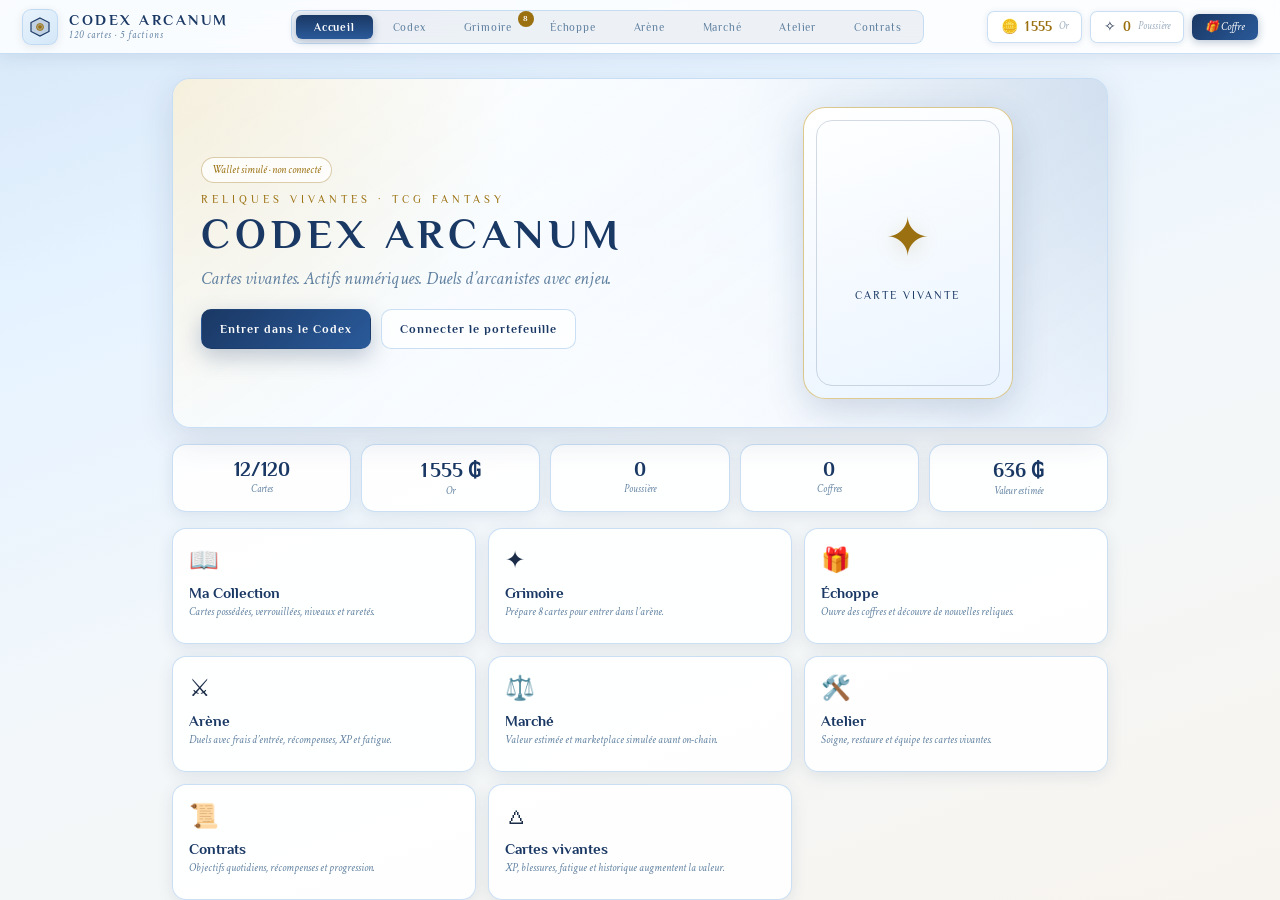
<file: index-pack-premium-final.html>
<!DOCTYPE html>

<html lang="fr">
<head>
<meta charset="UTF-8">
<meta name="viewport" content="width=device-width, initial-scale=1.0, viewport-fit=cover">
<title>Codex Arcanum</title>
<link rel="preconnect" href="https://fonts.googleapis.com">
<link rel="preconnect" href="https://fonts.gstatic.com" crossorigin>
<link href="https://fonts.googleapis.com/css2?family=Philosopher:ital,wght@0,400;0,700;1,400;1,700&family=Crimson+Text:ital,wght@0,400;0,600;1,400;1,600&display=swap" rel="stylesheet">
<style>
/* ── Reset & Base ─────────────────────────────────────── */
*{box-sizing:border-box;margin:0;padding:0;}
:root{
  --T:'Philosopher',Georgia,serif;
  --B:'Crimson Text',Georgia,serif;
  --navy:#1a3864;
  --navy-l:#2a5a9a;
  --gold:#9a7010;
  --gold-l:#c8a030;
  --text:#1a2c48;
  --muted:#6080a0;
  --faint:#9aabbc;
  --border:rgba(180,210,240,0.7);
  --shadow:rgba(26,56,100,0.1);
  --shadow-md:rgba(26,56,100,0.15);
  --panel:rgba(255,255,255,0.92);
  --sky:linear-gradient(160deg,#c8dff5 0%,#ddeeff 25%,#eef4f8 55%,#f4f0e8 100%);
}
html,body{height:100%;overflow:hidden;}
body{
  font-family:var(--B);
  background:var(--sky);
  color:var(--text);
  display:flex;
  flex-direction:column;
}
::-webkit-scrollbar{width:4px;height:4px;}
::-webkit-scrollbar-track{background:rgba(26,56,100,0.04);}
::-webkit-scrollbar-thumb{background:rgba(26,56,100,0.2);border-radius:9px;}
button{cursor:pointer;font-family:var(--B);}
button:focus,input:focus,select:focus{outline:none;}
input::placeholder{color:var(--faint);font-style:italic;}

/* ── Animations ───────────────────────────────────────── */
@keyframes fadeUp{from{opacity:0;transform:translateY(6px);}to{opacity:1;transform:translateY(0);}}
@keyframes slideIn{from{opacity:0;transform:translateX(14px);}to{opacity:1;transform:translateX(0);}}
@keyframes modalIn{from{opacity:0;transform:scale(0.96);}to{opacity:1;transform:scale(1);}}
@keyframes notifAnim{from{opacity:0;transform:translateX(10px);}to{opacity:1;transform:translateX(0);}}
@keyframes coffreFloat{0%,100%{transform:translateY(0);}50%{transform:translateY(-8px);}}
@keyframes spin{to{transform:rotate(360deg);}}

/* ── Layout ───────────────────────────────────────────── */
#app{display:flex;flex-direction:column;height:100vh;overflow:hidden;}

/* HEADER */
#header{
height:54px;padding:0 22px;flex-shrink:0;
background:rgba(255,255,255,0.88);
backdrop-filter:blur(16px);
border-bottom:1px solid var(--border);
box-shadow:0 2px 16px var(--shadow);
display:flex;align-items:center;justify-content:space-between;
position:relative;z-index:50;
}
.logo-hex{
width:36px;height:36px;border-radius:9px;
background:linear-gradient(145deg,#e8f2fc,#d4e8f8);
border:1.5px solid var(--border);
display:flex;align-items:center;justify-content:center;
box-shadow:0 2px 8px var(--shadow);
flex-shrink:0;
}
.logo-title{font-family:var(--T);font-weight:700;font-size:15px;color:var(--navy);letter-spacing:2.5px;line-height:1;}
.logo-sub{font-family:var(--B);font-size:10px;color:var(--muted);font-style:italic;margin-top:2px;letter-spacing:1px;}
.nav-pill-group{
display:flex;gap:2px;padding:4px;
background:rgba(26,56,100,0.06);
border-radius:9px;border:1px solid var(--border);
}
.nav-btn{
padding:6px 18px;border-radius:6px;border:none;
font-family:var(--T);font-size:11px;letter-spacing:0.8px;
background:transparent;color:var(--muted);font-weight:400;
transition:all 0.14s;position:relative;
}
.nav-btn.active{
background:linear-gradient(180deg,var(--navy),var(--navy-l));
color:#fff;font-weight:700;
box-shadow:0 2px 8px rgba(26,56,100,0.3);
}
.nav-badge{
position:absolute;top:-4px;right:-4px;
min-width:16px;height:16px;
background:var(--gold);color:#fff;
border-radius:99px;font-size:8px;font-weight:700;
display:flex;align-items:center;justify-content:center;
padding:0 4px;font-family:var(--T);
}
.gold-display{
display:flex;align-items:center;gap:7px;padding:6px 13px;
background:rgba(255,255,255,0.9);
border:1px solid var(--border);border-radius:7px;
box-shadow:0 1px 6px var(--shadow);
}
.gold-display .amount{font-family:var(--T);font-size:13px;font-weight:700;color:var(--gold);}
.gold-display .label{font-family:var(--B);font-size:10px;color:var(--faint);font-style:italic;}
.coffre-btn{
padding:6px 13px;
background:linear-gradient(135deg,var(--navy),var(--navy-l));
border:none;border-radius:7px;color:#fff;
font-family:var(--B);font-size:11px;font-style:italic;
box-shadow:0 2px 8px rgba(26,56,100,0.3);
transition:opacity 0.15s;display:flex;align-items:center;gap:5px;
}

/* BODY */
#body{flex:1;display:flex;overflow:hidden;position:relative;}

/* ── TAB: COLLECTION ─────────────────────────────────── */
#tab-collection{flex:1;display:flex;overflow:hidden;}

/* Sidebar */
#sidebar{
width:50px;flex-shrink:0;
background:rgba(255,255,255,0.7);
backdrop-filter:blur(8px);
border-right:1px solid var(--border);
display:flex;flex-direction:column;align-items:center;
padding:10px 0 10px;gap:3px;overflow-y:auto;
}
.flt-sep{width:24px;height:1px;background:var(--border);margin:4px 0;flex-shrink:0;}
.flt-btn{
width:32px;height:32px;border-radius:7px;
background:rgba(255,255,255,0.9);
border:1.5px solid var(--border);
display:flex;align-items:center;justify-content:center;
font-size:15px;transition:all 0.13s;flex-shrink:0;
}
.flt-btn:hover{opacity:0.82;}
.flt-btn.active{background:rgba(26,56,100,0.1);border-color:var(--navy);}

/* Main column */
#col-main{flex:1;display:flex;flex-direction:column;overflow:hidden;}

/* Toolbar */
#toolbar{
padding:7px 14px;flex-shrink:0;
background:rgba(255,255,255,0.72);
backdrop-filter:blur(8px);
border-bottom:1px solid var(--border);
display:flex;gap:8px;align-items:center;
}
#search-wrap{
display:flex;align-items:center;gap:7px;
flex:0 0 200px;
background:rgba(255,255,255,0.95);
border:1.5px solid var(--border);
border-radius:7px;padding:5px 11px;
box-shadow:0 1px 4px var(--shadow);
transition:border-color 0.18s;
}
#search-wrap:focus-within{border-color:var(--navy-l);}
#search-input{
flex:1;background:none;border:none;
color:var(--text);font-family:var(--B);font-size:12px;
}
#search-clear{
background:none;border:none;color:var(--faint);font-size:11px;display:none;padding:0;
}
#count{font-family:var(--B);font-size:11px;color:var(--faint);font-style:italic;white-space:nowrap;}
.spacer{flex:1;}
#sort-select{
padding:5px 8px;
background:rgba(255,255,255,0.95);
border:1px solid var(--border);border-radius:7px;
font-family:var(--B);font-size:11px;color:var(--muted);
box-shadow:0 1px 4px var(--shadow);
}

/* Grid */
#grid{
flex:1;overflow-y:auto;padding:13px;
display:flex;flex-wrap:wrap;gap:10px;align-content:flex-start;
}
.empty-state{
flex:1;display:flex;flex-direction:column;
align-items:center;justify-content:center;gap:12px;color:var(--muted);
}

/* ── CARD ─────────────────────────────────────────────── */
.card{
width:118px;cursor:pointer;
background:#fff;
border:1.5px solid var(--border);
border-radius:10px;overflow:hidden;
box-shadow:0 2px 10px var(--shadow);
transition:all 0.18s cubic-bezier(0.23,1,0.32,1);
position:relative;
flex-shrink:0;
animation:fadeUp 0.25s both;
}
.card:hover{
transform:translateY(-4px) scale(1.02);
box-shadow:0 10px 28px var(--shadow-md);
}
.card.selected{border-color:var(--navy)!important;box-shadow:0 6px 20px var(--shadow-md),0 0 0 2px rgba(26,56,100,0.2);}
.card-rarity-bar{height:3px;}
.card-art{
height:70px;position:relative;overflow:hidden;
border-bottom:1px solid rgba(180,210,240,0.5);
display:flex;align-items:center;justify-content:center;
}
.card-art-emoji{font-size:30px;position:relative;z-index:1;}
.card-mana{
position:absolute;top:5px;right:5px;
width:22px;height:22px;border-radius:50%;
border:2px solid rgba(255,255,255,0.8);
display:flex;align-items:center;justify-content:center;
font-family:var(--T);font-size:10px;font-weight:700;color:#fff;
z-index:2;
}
.card-faction-badge{
position:absolute;top:5px;left:6px;
background:rgba(255,255,255,0.9);
border:1px solid rgba(180,210,240,0.7);
border-radius:3px;padding:2px 5px;
font-family:var(--T);font-size:7px;color:var(--navy);
font-weight:600;letter-spacing:0.5px;z-index:2;
}
.card-body{padding:7px 8px 8px;}
.card-name{
font-family:var(--T);font-size:8.5px;font-weight:700;
color:var(--text);line-height:1.25;margin-bottom:2px;
}
.card-rarity-label{
font-family:var(--B);font-size:9px;font-style:italic;
margin-bottom:5px;
}
.card-stats{
display:grid;grid-template-columns:1fr 1fr 1fr;
background:rgba(26,56,100,0.04);
border:1px solid var(--border);border-radius:5px;overflow:hidden;
}
.card-stat{padding:3px 0;text-align:center;border-right:1px solid var(--border);}
.card-stat:last-child{border-right:none;}
.card-stat .val{font-family:var(--T);font-size:10.5px;font-weight:700;line-height:1;}
.card-stat .lbl{font-family:var(--B);font-size:7.5px;color:var(--muted);margin-top:1px;}
.card-text-small{
font-family:var(--B);font-size:9px;color:var(--muted);font-style:italic;
line-height:1.4;padding:0 1px;
display:-webkit-box;-webkit-line-clamp:3;-webkit-box-orient:vertical;overflow:hidden;
}
/* Quick add/remove btn on card */
.card-quick-btn{
position:absolute;bottom:26px;right:1px;
width:20px;height:20px;border-radius:4px;
background:rgba(255,255,255,0.95);
border:1px solid rgba(26,56,100,0.3);
color:var(--navy-l);
font-size:13px;line-height:1;
display:flex;align-items:center;justify-content:center;
box-shadow:0 1px 5px var(--shadow);
transition:all 0.14s;z-index:7;
}
.card-quick-btn.in-deck{
background:rgba(139,32,32,0.9);
border-color:#8b2020;color:#fff;
}
/* in-deck overlay */
.card-indeck-overlay{
position:absolute;inset:0;z-index:10;border-radius:inherit;
background:rgba(255,255,255,0.7);
display:flex;align-items:center;justify-content:center;pointer-events:none;
}
.card-indeck-label{
font-family:var(--T);font-size:8px;font-weight:700;
color:var(--navy);border:1px solid var(--navy);
border-radius:3px;padding:2px 8px;letter-spacing:1px;
background:rgba(255,255,255,0.9);
}

/* ── MODAL ────────────────────────────────────────────── */
#modal-overlay{
position:fixed;inset:0;z-index:500;
background:rgba(20,40,80,0.45);
backdrop-filter:blur(4px);
display:none;align-items:center;justify-content:center;padding:20px;
}
#modal-overlay.open{display:flex;}
#modal-box{
display:flex;gap:22px;
background:rgba(255,255,255,0.98);
border:1px solid var(--border);border-radius:14px;
padding:24px;max-width:660px;width:100%;
box-shadow:0 24px 60px var(--shadow-md);
animation:modalIn 0.2s ease;
position:relative;max-height:90vh;overflow-y:auto;
}
#modal-close{
position:absolute;top:12px;right:14px;
background:none;border:none;
color:var(--muted);font-size:18px;line-height:1;
}
#modal-close:hover{color:var(--text);}
#modal-card-render{flex-shrink:0;}
#modal-card-render .card{width:150px;pointer-events:none;}
#modal-card-render .card{transform:none!important;}
#modal-info{flex:1;min-width:0;display:flex;flex-direction:column;gap:10px;padding-right:16px;}
.modal-title{font-family:var(--T);font-weight:700;font-size:18px;line-height:1.2;margin-bottom:4px;}
.modal-badges{display:flex;flex-wrap:wrap;gap:5px;margin-bottom:4px;}
.modal-badge{font-family:var(--B);font-size:10px;padding:2px 9px;border-radius:99px;}
.modal-keywords{display:flex;flex-wrap:wrap;gap:4px;}
.kw-pill{font-family:var(--B);font-size:10px;font-weight:600;padding:2px 9px;border-radius:99px;}
.modal-text{
font-family:var(--B);font-size:13px;line-height:1.7;padding:10px 13px;
background:rgba(26,56,100,0.04);border:1px solid var(--border);border-radius:6px;
}
.modal-lore{
font-family:var(--B);font-size:12px;color:var(--muted);font-style:italic;
line-height:1.65;border-left:2px solid rgba(26,56,100,0.2);padding-left:10px;
}
.modal-stats{display:flex;gap:8px;}
.modal-stat{
flex:1;padding:10px 6px;text-align:center;border-radius:8px;
}
.modal-stat .big{font-family:var(--T);font-size:22px;font-weight:700;line-height:1;}
.modal-stat .small{font-family:var(--B);font-size:9px;color:var(--muted);margin-top:3px;}
.modal-stat .bar-wrap{height:2px;border-radius:99px;margin:5px 3px 0;overflow:hidden;}
.modal-stat .bar-fill{height:100%;border-radius:99px;}
.modal-cta{
width:100%;padding:12px;border:1.5px solid var(--navy);border-radius:8px;
background:var(--navy);color:#fff;
font-family:var(--T);font-size:12px;font-weight:700;letter-spacing:0.5px;
transition:all 0.15s;
}
.modal-cta.in-deck{background:rgba(139,32,32,0.08);border-color:#8b2020;color:#8b2020;}
.modal-hint{text-align:center;font-family:var(--B);font-size:10px;color:var(--faint);font-style:italic;margin-top:4px;}

/* ── TAB: GRIMOIRE ───────────────────────────────────── */
#tab-deck{flex:1;display:none;overflow:hidden;}
#tab-deck.active{display:flex;}
#deck-list{flex:1;display:flex;flex-direction:column;overflow:hidden;border-right:1px solid var(--border);}
#deck-header{
padding:12px 16px;flex-shrink:0;
border-bottom:1px solid var(--border);
background:rgba(255,255,255,0.8);backdrop-filter:blur(8px);
}
.deck-title{font-family:var(--T);font-weight:700;font-size:14px;color:var(--navy);}
.deck-sub{font-family:var(--B);font-size:11px;color:var(--muted);font-style:italic;margin-top:2px;}
.deck-sub.ready{color:#2d7a30;}
#deck-progress{display:flex;gap:3px;margin-top:9px;}
.progress-slot{flex:1;height:4px;border-radius:99px;background:var(--border);transition:background 0.3s;}
#deck-scroll{flex:1;overflow-y:auto;padding:10px;}
.deck-row{
display:flex;align-items:center;gap:9px;padding:7px 10px;margin-bottom:4px;
background:rgba(255,255,255,0.8);
border:1px solid var(--border);border-left:3px solid #ccc;
border-radius:7px;cursor:pointer;transition:background 0.12s;
}
.deck-row:hover{background:rgba(26,56,100,0.04);}
.deck-card-mini{
width:44px;height:62px;border-radius:6px;overflow:hidden;
background:#f0f4f8;border:1px solid var(--border);
display:flex;flex-direction:column;align-items:center;justify-content:center;
flex-shrink:0;font-size:18px;position:relative;
}
.deck-card-mini .mini-cost{
position:absolute;top:2px;right:2px;
width:14px;height:14px;border-radius:50%;
display:flex;align-items:center;justify-content:center;
font-family:var(--T);font-size:7px;font-weight:700;color:#fff;
}
.deck-card-info{flex:1;min-width:0;}
.deck-card-name{font-family:var(--T);font-weight:700;font-size:11px;white-space:nowrap;overflow:hidden;text-overflow:ellipsis;}
.deck-card-meta{font-family:var(--B);font-size:10px;color:var(--muted);font-style:italic;margin-top:1px;}
.deck-card-stats{display:flex;gap:8px;margin-top:3px;}
.deck-card-stats span{font-family:var(--T);font-size:10px;font-weight:700;}
.rm-btn{
width:22px;height:22px;flex-shrink:0;border-radius:4px;
border:1px solid var(--border);background:transparent;
color:var(--muted);font-size:11px;transition:all 0.12s;
display:flex;align-items:center;justify-content:center;
}
.rm-btn:hover{border-color:#8b2020;color:#c03030;}
#duel-btn-wrap{padding:10px 12px;flex-shrink:0;border-top:1px solid var(--border);background:rgba(255,255,255,0.8);}
#duel-btn{
width:100%;padding:13px;
background:linear-gradient(135deg,var(--navy),var(--navy-l));
border:none;border-radius:8px;color:#fff;
font-family:var(--T);font-size:13px;font-weight:700;letter-spacing:1.5px;
box-shadow:0 4px 16px rgba(26,56,100,0.3);transition:box-shadow 0.2s;
}
#duel-btn:hover{box-shadow:0 6px 24px rgba(26,56,100,0.5);}
.deck-empty{
flex:1;display:flex;flex-direction:column;align-items:center;justify-content:center;gap:14px;
color:var(--muted);padding:20px;
}
.deck-empty-txt{font-family:var(--B);font-size:12px;font-style:italic;text-align:center;line-height:1.7;}
.deck-empty-txt small{font-size:10px;color:var(--faint);}
.to-codex-btn{
padding:8px 20px;background:var(--navy);border:none;border-radius:7px;
color:#fff;font-family:var(--B);font-size:11px;
}

/* Analysis panel */
#deck-analysis{width:210px;flex-shrink:0;display:flex;flex-direction:column;overflow:hidden;background:rgba(255,255,255,0.5);}
.analysis-header{
padding:12px 14px;flex-shrink:0;border-bottom:1px solid var(--border);
background:rgba(255,255,255,0.8);
font-family:var(--T);font-size:9px;color:var(--muted);letter-spacing:2px;text-transform:uppercase;
}
#analysis-body{flex:1;overflow-y:auto;padding:12px 14px;}
.analysis-section{margin-bottom:16px;}
.analysis-label{font-family:var(--T);font-size:8px;color:var(--muted);letter-spacing:1.5px;text-transform:uppercase;margin-bottom:9px;}
.stat-row{margin-bottom:8px;}
.stat-row-header{display:flex;justify-content:space-between;margin-bottom:3px;}
.stat-row-name{font-family:var(--B);font-size:10px;color:var(--muted);font-style:italic;}
.stat-row-val{font-family:var(--T);font-size:12px;font-weight:700;}
.stat-bar{height:3px;background:var(--border);border-radius:99px;overflow:hidden;}
.stat-bar-fill{height:100%;border-radius:99px;transition:width 0.5s ease;}
#cost-curve{display:flex;gap:3px;align-items:flex-end;height:44px;}
.curve-col{flex:1;display:flex;flex-direction:column;align-items:center;gap:3px;}
.curve-bar{width:100%;border-radius:2px 2px 0 0;transition:height 0.4s ease;min-height:3px;}
.curve-lbl{font-family:var(--B);font-size:8px;color:var(--muted);}
.faction-row{display:flex;align-items:center;gap:7px;margin-bottom:6px;}
.faction-sym{font-size:12px;flex-shrink:0;}
.faction-bar{flex:1;height:4px;background:var(--border);border-radius:99px;overflow:hidden;}
.faction-bar-fill{height:100%;border-radius:99px;transition:width 0.4s;}
.faction-count{font-family:var(--T);font-size:10px;font-weight:700;min-width:10px;text-align:right;}
.type-pills{display:flex;flex-wrap:wrap;gap:4px;}
.type-pill{font-family:var(--B);font-size:10px;padding:2px 8px;border-radius:4px;}

/* ── TAB: ÉCHOPPE ─────────────────────────────────────── */
#tab-shop{flex:1;display:none;overflow-y:auto;background:rgba(255,255,255,0.4);}
#tab-shop.active{display:block;}
.shop-inner{max-width:580px;margin:0 auto;padding:24px 20px;}
.shop-kicker{font-family:var(--T);font-size:11px;color:var(--muted);letter-spacing:3px;margin-bottom:4px;text-transform:uppercase;}
.shop-lead{font-family:var(--B);font-size:13px;color:var(--muted);margin-bottom:22px;font-style:italic;}
.balance-box{
display:flex;align-items:center;justify-content:space-between;
padding:12px 16px;margin-bottom:14px;
background:rgba(255,255,255,0.9);border:1px solid var(--border);border-radius:8px;
box-shadow:0 2px 10px var(--shadow);
}
.balance-lbl{font-family:var(--B);font-size:12px;color:var(--muted);font-style:italic;}
.balance-amount{display:flex;align-items:center;gap:8px;}
.balance-amount .num{font-family:var(--T);font-size:18px;font-weight:700;color:var(--gold);}
.balance-amount .or{font-family:var(--B);font-size:11px;color:var(--faint);font-style:italic;}
.coffre-card{
padding:20px;margin-bottom:14px;
background:rgba(255,255,255,0.92);border:1px solid var(--border);border-radius:12px;
box-shadow:0 4px 20px var(--shadow);position:relative;overflow:hidden;
}
.coffre-card::before{
content:"";position:absolute;top:0;left:0;right:0;height:2px;
background:linear-gradient(90deg,transparent,#c8a030,transparent);
}
.coffre-card-inner{display:flex;gap:18px;align-items:center;}
.coffre-icon{
width:72px;height:72px;flex-shrink:0;
background:linear-gradient(145deg,#e8f2fc,#d4e8f8);
border:1px solid var(--border);border-radius:10px;
display:flex;align-items:center;justify-content:center;
animation:coffreFloat 4s ease-in-out infinite;
box-shadow:0 3px 12px var(--shadow);
}
.coffre-title{font-family:var(--T);font-weight:700;font-size:14px;color:var(--navy);margin-bottom:5px;}
.coffre-desc{font-family:var(--B);font-size:12px;color:var(--muted);font-style:italic;line-height:1.7;margin-bottom:9px;}
.rarity-pills{display:flex;gap:4px;flex-wrap:wrap;}
.rarity-pill{font-family:var(--B);font-size:9px;padding:2px 7px;border-radius:3px;}
.coffre-price{font-family:var(--T);font-size:18px;font-weight:700;color:var(--gold);margin-bottom:6px;}
.coffre-buy-btn{
padding:9px 16px;border:none;border-radius:7px;
font-family:var(--B);font-size:11px;font-style:italic;transition:all 0.15s;
}
.coffre-buy-btn.enabled{
background:linear-gradient(135deg,var(--navy),var(--navy-l));
color:#fff;box-shadow:0 3px 10px rgba(26,56,100,0.3);
}
.coffre-buy-btn.disabled{background:rgba(255,255,255,0.8);border:1px solid var(--border);color:var(--muted);cursor:not-allowed;}
.stats-grid{display:grid;grid-template-columns:repeat(4,1fr);gap:8px;margin-bottom:14px;}
.stat-box{
padding:10px 8px;text-align:center;
background:rgba(255,255,255,0.85);border:1px solid var(--border);border-radius:8px;
box-shadow:0 1px 5px var(--shadow);
}
.stat-box .big{font-family:var(--T);font-size:18px;font-weight:700;color:var(--navy);}
.stat-box .sm{font-family:var(--B);font-size:9.5px;color:var(--muted);margin-top:3px;font-style:italic;}
.gains-box{padding:16px;background:rgba(255,255,255,0.85);border:1px solid var(--border);border-radius:8px;box-shadow:0 2px 8px var(--shadow);}
.gains-title{font-family:var(--T);font-size:9px;color:var(--muted);letter-spacing:2px;text-transform:uppercase;margin-bottom:12px;}
.gain-row{display:flex;justify-content:space-between;padding:8px 0;border-bottom:1px solid var(--border);align-items:center;}
.gain-row:last-child{border-bottom:none;}
.gain-label{font-family:var(--B);font-size:12px;color:var(--text);font-style:italic;}
.gain-val{font-family:var(--T);font-size:12px;font-weight:700;color:var(--gold);}

/* ── COFFRE MODAL ─────────────────────────────────────── */
#pack-overlay{
position:fixed;inset:0;z-index:900;
background:rgba(20,40,80,0.55);
backdrop-filter:blur(6px);
display:none;flex-direction:column;
align-items:center;justify-content:center;gap:28px;
padding:20px;
}
#pack-overlay.open{display:flex;}
.pack-title{font-family:var(--T);font-size:11px;color:rgba(255,255,255,0.7);letter-spacing:4px;text-transform:uppercase;}
.pack-chest{
width:160px;height:200px;
background:rgba(255,255,255,0.1);
border:1.5px solid rgba(200,160,64,0.5);
border-radius:12px;
display:flex;flex-direction:column;align-items:center;justify-content:center;gap:14px;
cursor:pointer;
animation:coffreFloat 3s ease-in-out infinite;
backdrop-filter:blur(8px);
box-shadow:0 0 40px rgba(200,160,64,0.2);
}
.pack-chest-icon svg{width:60px;height:60px;}
.pack-chest-label{font-family:var(--T);font-size:11px;color:rgba(200,160,64,0.9);letter-spacing:2px;}
.pack-chest-sub{font-family:var(--B);font-size:9px;color:rgba(255,255,255,0.5);font-style:italic;}
.pack-cards{display:flex;gap:12px;flex-wrap:wrap;justify-content:center;max-width:900px;}
.pack-card-wrap{animation:fadeUp 0.5s both;}
.pack-card-back{
width:130px;height:185px;
background:rgba(255,255,255,0.12);
border:1.5px solid rgba(200,160,64,0.4);
border-radius:10px;
display:flex;flex-direction:column;align-items:center;justify-content:center;gap:10px;
cursor:pointer;transition:all 0.18s;
backdrop-filter:blur(8px);
box-shadow:0 6px 20px rgba(0,0,0,0.3);
}
.pack-card-back:hover{transform:translateY(-4px) scale(1.03);border-color:rgba(200,160,64,0.8);box-shadow:0 10px 30px rgba(0,0,0,0.4);}
.pack-reveal-label{
font-family:var(--B);font-size:9px;font-style:italic;
color:rgba(200,160,64,0.7);letter-spacing:1px;
opacity:0;transition:opacity 0.2s;
}
.pack-card-back:hover .pack-reveal-label{opacity:1;}
.pack-actions{display:flex;gap:12px;align-items:center;}
.pack-reveal-all{
padding:9px 22px;background:transparent;
border:1px solid rgba(255,255,255,0.3);border-radius:4px;
color:rgba(255,255,255,0.7);font-family:var(--B);font-size:10px;font-style:italic;
transition:all 0.15s;letter-spacing:1px;
}
.pack-reveal-all:hover{border-color:rgba(200,160,64,0.7);color:rgba(200,160,64,0.9);}
.pack-collect{
padding:11px 30px;
background:rgba(26,56,100,0.7);
border:1px solid rgba(255,255,255,0.3);border-radius:5px;
color:#fff;font-family:var(--T);font-size:11px;font-weight:700;letter-spacing:1.5px;
backdrop-filter:blur(4px);transition:all 0.15s;
}
.pack-collect:hover{background:rgba(26,56,100,0.9);}
.pack-summary{display:flex;gap:6px;flex-wrap:wrap;justify-content:center;}
.pack-summary-pill{font-family:var(--B);font-size:9px;padding:3px 10px;border-radius:3px;font-style:italic;}

/* ── NOTIFICATION ─────────────────────────────────────── */
#notif{
position:fixed;top:14px;right:14px;z-index:9999;
padding:9px 16px;
background:rgba(255,255,255,0.97);
border-radius:6px;
box-shadow:0 4px 18px var(--shadow);
animation:notifAnim 0.2s ease;
font-family:var(--B);font-size:12px;
max-width:240px;display:none;
}

/* Misc */
.hidden{display:none!important;}
.vdivider{width:1px;height:20px;background:var(--border);flex-shrink:0;}

/* ── Gameplay progression additions ───────────────────────── */
.card.locked{filter:saturate(0.45);opacity:0.58;}
.card-lock-overlay{position:absolute;inset:0;z-index:12;border-radius:inherit;background:rgba(255,255,255,0.76);display:flex;align-items:center;justify-content:center;pointer-events:none;}
.card-lock-label{font-family:var(--T);font-size:8px;font-weight:700;color:var(--navy);border:1px solid rgba(26,56,100,0.35);background:rgba(255,255,255,0.92);border-radius:4px;padding:3px 8px;letter-spacing:1px;}
.card-level-chip{position:absolute;left:6px;bottom:6px;z-index:8;background:rgba(255,255,255,0.9);border:1px solid rgba(26,56,100,0.25);border-radius:99px;padding:1px 6px;font-family:var(--T);font-size:7px;color:var(--navy);font-weight:700;}
.card-fatigue-chip{position:absolute;right:6px;bottom:6px;z-index:8;background:rgba(139,32,32,0.08);border:1px solid rgba(139,32,32,0.25);border-radius:99px;padding:1px 6px;font-family:var(--B);font-size:7px;color:#8b2020;font-weight:700;}
.progress-box{padding:10px 13px;background:rgba(26,56,100,0.04);border:1px solid var(--border);border-radius:7px;}
.progress-top{display:flex;justify-content:space-between;align-items:center;margin-bottom:5px;font-family:var(--T);font-size:11px;color:var(--navy);font-weight:700;}
.xp-bar{height:4px;background:rgba(26,56,100,0.12);border-radius:99px;overflow:hidden;}
.xp-bar-fill{height:100%;border-radius:99px;background:linear-gradient(90deg,var(--gold),var(--gold-l));}
.progress-meta{display:flex;gap:5px;flex-wrap:wrap;margin-top:7px;}
.progress-meta span{font-family:var(--B);font-size:10px;padding:2px 8px;border-radius:99px;background:rgba(255,255,255,0.72);border:1px solid var(--border);color:var(--muted);font-style:italic;}
.duel-result-card{padding:13px;background:rgba(255,255,255,0.88);border:1px solid var(--border);border-radius:9px;box-shadow:0 2px 12px var(--shadow);margin-bottom:12px;}
.duel-result-title{font-family:var(--T);font-size:13px;font-weight:700;color:var(--navy);margin-bottom:4px;}
.duel-result-text{font-family:var(--B);font-size:11px;color:var(--muted);font-style:italic;line-height:1.5;}


/* ──────────────────────────────────────────────────────────────
   RESPONSIVE MOBILE — iPhone / petits écrans
   Objectif : vraie app au pouce, navigation basse, cartes lisibles
────────────────────────────────────────────────────────────── */
@media (max-width: 760px) {
  html, body {
    width: 100%;
    height: 100%;
    overflow: hidden;
    -webkit-text-size-adjust: 100%;
  }

  body {
    overscroll-behavior: none;
  }

  #app {
    height: 100dvh;
    min-height: 100dvh;
    overflow: hidden;
    padding-bottom: calc(58px + env(safe-area-inset-bottom, 0px));
  }

  /* Header mobile compact */
  #header {
    height: 58px;
    padding: 8px 10px;
    gap: 8px;
    justify-content: space-between;
  }

  #header > div:first-child {
    min-width: 0;
    gap: 8px !important;
  }

  .logo-hex {
    width: 34px;
    height: 34px;
    border-radius: 8px;
  }

  .logo-title {
    font-size: 12px;
    letter-spacing: 1.5px;
    white-space: nowrap;
  }

  .logo-sub {
    font-size: 9px;
    letter-spacing: 0.4px;
    white-space: nowrap;
  }

  .gold-display {
    padding: 5px 8px;
    gap: 4px;
    border-radius: 7px;
  }

  .gold-display .amount {
    font-size: 12px;
  }

  .gold-display .label {
    display: none;
  }

  .dust-display {
    padding: 5px 8px !important;
    gap: 4px !important;
  }

  .dust-display .amount {
    font-size: 12px !important;
  }

  .dust-display .label {
    display: none !important;
  }

  .coffre-btn {
    width: 36px;
    height: 34px;
    padding: 0;
    justify-content: center;
    font-size: 0;
    border-radius: 8px;
    flex-shrink: 0;
  }

  .coffre-btn::before {
    content: "🎁";
    font-size: 16px;
  }

  /* Navigation principale en bas */
  .nav-pill-group {
    position: fixed;
    left: 8px;
    right: 8px;
    bottom: calc(7px + env(safe-area-inset-bottom, 0px));
    height: 48px;
    z-index: 1200;
    padding: 4px;
    gap: 4px;
    background: rgba(255,255,255,0.94);
    border: 1px solid rgba(180,210,240,0.9);
    border-radius: 16px;
    box-shadow: 0 8px 28px rgba(26,56,100,0.2);
    backdrop-filter: blur(18px);
  }

  .nav-btn {
    flex: 1;
    height: 38px;
    padding: 0 6px;
    border-radius: 12px;
    font-size: 11px;
    letter-spacing: 0.5px;
  }

  .nav-badge {
    top: -5px;
    right: 10px;
  }

  #body {
    height: calc(100dvh - 58px - 58px - env(safe-area-inset-bottom, 0px));
    min-height: 0;
    overflow: hidden;
  }

  /* Collection : sidebar devient barre horizontale */
  #tab-collection {
    flex-direction: column;
    min-width: 0;
  }

  #sidebar {
    order: 2;
    width: 100%;
    height: 48px;
    flex-direction: row;
    justify-content: flex-start;
    align-items: center;
    padding: 7px 10px;
    gap: 6px;
    overflow-x: auto;
    overflow-y: hidden;
    border-right: none;
    border-top: 1px solid rgba(180,210,240,0.7);
    border-bottom: none;
    background: rgba(255,255,255,0.82);
    scrollbar-width: none;
  }

  #sidebar::-webkit-scrollbar {
    display: none;
  }

  .flt-sep {
    width: 1px;
    height: 26px;
    margin: 0 4px;
  }

  .flt-btn {
    width: 34px;
    height: 34px;
    min-width: 34px;
    border-radius: 10px;
    font-size: 15px;
  }

  #col-main {
    order: 1;
    min-height: 0;
  }

  #toolbar {
    padding: 8px 10px;
    gap: 7px;
    flex-wrap: wrap;
    align-items: center;
  }

  #search-wrap {
    flex: 1 1 100%;
    order: 1;
    min-width: 0;
    padding: 8px 10px;
    border-radius: 12px;
  }

  #search-input {
    font-size: 15px;
  }

  #count {
    order: 2;
    font-size: 11px;
    min-width: 54px;
  }

  #sort-select {
    order: 3;
    margin-left: auto;
    padding: 7px 8px;
    border-radius: 10px;
    font-size: 12px;
    max-width: 118px;
  }

  #toolbar .spacer {
    display: none;
  }

  /* Grille carte mobile */
  #grid {
    padding: 10px;
    gap: 10px;
    align-content: flex-start;
    justify-content: space-between;
    -webkit-overflow-scrolling: touch;
  }

  #grid > div {
    width: calc(50% - 5px);
    min-width: 0;
  }

  .card {
    width: 100%;
    min-height: 178px;
    border-radius: 12px;
  }

  .card-art {
    height: 82px;
  }

  .card-art-emoji {
    font-size: 32px;
  }

  .card-mana {
    width: 25px;
    height: 25px;
    font-size: 11px;
  }

  .card-faction-badge {
    font-size: 7px;
    padding: 2px 4px;
    max-width: 70px;
    overflow: hidden;
  }

  .card-body {
    padding: 8px;
  }

  .card-name {
    font-size: 10px;
    min-height: 25px;
  }

  .card-rarity-label {
    font-size: 10px;
  }

  .card-stat .val {
    font-size: 12px;
  }

  .card-stat .lbl {
    font-size: 7px;
  }

  .card-text-small {
    font-size: 10px;
    -webkit-line-clamp: 4;
  }

  .card-quick-btn {
    width: 28px;
    height: 28px;
    bottom: 8px;
    right: 8px;
    border-radius: 9px;
    font-size: 18px;
  }

  .card-indeck-label {
    font-size: 9px;
    padding: 4px 10px;
  }

  /* Modal carte : plein écran mobile */
  #modal-overlay {
    align-items: flex-end;
    justify-content: center;
    padding: 0;
    background: rgba(20,40,80,0.52);
  }

  #modal-box {
    width: 100%;
    max-width: none;
    max-height: 92dvh;
    border-radius: 22px 22px 0 0;
    padding: 18px 14px calc(18px + env(safe-area-inset-bottom, 0px));
    gap: 14px;
    flex-direction: column;
    overflow-y: auto;
    -webkit-overflow-scrolling: touch;
  }

  #modal-close {
    top: 10px;
    right: 14px;
    font-size: 20px;
    width: 34px;
    height: 34px;
    border-radius: 50%;
    background: rgba(26,56,100,0.06);
  }

  #modal-card-render {
    align-self: center;
    padding-top: 6px;
  }

  #modal-card-render .card {
    width: 168px !important;
    min-height: 220px;
  }

  #modal-card-render .card-art {
    height: 96px !important;
  }

  #modal-info {
    padding-right: 0;
    gap: 9px;
  }

  .modal-title {
    font-size: 20px;
    padding-right: 38px;
  }

  .modal-text {
    font-size: 14px;
    line-height: 1.55;
  }

  .modal-lore {
    font-size: 13px;
    line-height: 1.55;
  }

  .modal-stats {
    gap: 6px;
  }

  .modal-stat {
    padding: 9px 4px;
  }

  .modal-stat .big {
    font-size: 20px;
  }

  .modal-cta {
    min-height: 48px;
    border-radius: 12px;
    font-size: 13px;
  }

  /* Grimoire mobile */
  #tab-deck.active {
    flex-direction: column;
    overflow: hidden;
  }

  #deck-list {
    flex: 1 1 auto;
    min-height: 0;
    border-right: none;
    border-bottom: 1px solid rgba(180,210,240,0.7);
  }

  #deck-header {
    padding: 10px 12px;
  }

  .deck-title {
    font-size: 14px;
  }

  #deck-content {
    min-height: 0;
    -webkit-overflow-scrolling: touch;
  }

  .deck-row {
    margin-bottom: 7px;
    padding: 8px 9px;
    border-radius: 11px;
  }

  .deck-card-mini {
    width: 48px;
    height: 66px;
    border-radius: 8px;
  }

  .deck-card-name {
    font-size: 12px;
  }

  .deck-card-meta {
    font-size: 10px;
  }

  .rm-btn {
    width: 30px;
    height: 30px;
    border-radius: 9px;
    font-size: 13px;
  }

  #duel-btn-wrap {
    padding: 9px 10px;
  }

  #duel-btn {
    min-height: 48px;
    border-radius: 12px;
  }

  #deck-analysis {
    width: 100%;
    flex: 0 0 178px;
    max-height: 178px;
    border-left: none;
    background: rgba(255,255,255,0.62);
  }

  .analysis-header {
    padding: 8px 12px;
  }

  #analysis-body {
    padding: 10px 12px;
    overflow-y: auto;
    -webkit-overflow-scrolling: touch;
  }

  .analysis-section {
    margin-bottom: 12px;
  }

  /* Échoppe mobile */
  #tab-shop {
    -webkit-overflow-scrolling: touch;
  }

  .shop-inner {
    max-width: none;
    padding: 14px 10px 18px;
  }

  .shop-kicker {
    font-size: 10px;
    letter-spacing: 2px;
  }

  .shop-lead {
    font-size: 13px;
    margin-bottom: 14px;
  }

  .balance-box {
    padding: 10px 12px;
    border-radius: 12px;
  }

  .coffre-card {
    padding: 14px;
    border-radius: 14px;
  }

  .coffre-card-inner {
    flex-direction: column;
    text-align: center;
    gap: 12px;
  }

  .coffre-icon {
    width: 76px;
    height: 76px;
  }

  .coffre-desc {
    font-size: 13px;
  }

  .rarity-pills {
    justify-content: center;
  }

  .coffre-price {
    margin-bottom: 8px;
  }

  .coffre-buy-btn {
    width: 100%;
    min-width: 210px;
    min-height: 46px;
    border-radius: 12px;
    font-size: 13px;
  }

  .stats-grid {
    grid-template-columns: repeat(2, 1fr);
    gap: 8px;
  }

  .stat-box {
    border-radius: 12px;
    padding: 12px 8px;
  }

  .gains-box {
    border-radius: 14px;
  }

  .gain-row {
    gap: 12px;
  }

  /* Pack opening mobile */
  #pack-overlay {
    justify-content: flex-start;
    padding: calc(18px + env(safe-area-inset-top, 0px)) 10px calc(74px + env(safe-area-inset-bottom, 0px));
    gap: 14px;
    overflow-y: auto;
    -webkit-overflow-scrolling: touch;
  }

  .pack-title {
    font-size: 10px;
    letter-spacing: 3px;
    margin-top: 2px;
  }

  .pack-chest {
    width: min(76vw, 260px);
    height: 210px;
    margin-top: 12px;
    border-radius: 18px;
  }

  .pack-cards {
    width: 100%;
    display: grid;
    grid-template-columns: repeat(2, minmax(0, 1fr));
    gap: 10px;
    max-width: 390px;
    justify-items: center;
  }

  .pack-card-wrap {
    width: 100%;
  }

  .pack-card-back {
    width: 100%;
    height: 185px;
    border-radius: 14px;
  }

  .pack-cards .card,
  .pack-card-wrap .card,
  .pack-card-wrap > div > .card {
    width: 100% !important;
    min-height: 185px;
    border-radius: 14px;
  }

  .pack-cards .card-art {
    height: 82px !important;
  }

  .pack-actions {
    width: 100%;
    justify-content: center;
    flex-wrap: wrap;
  }

  .pack-reveal-all,
  .pack-collect,
  .pack-open-again {
    min-height: 44px;
    border-radius: 12px;
    padding: 10px 18px;
  }

  #pack-collect-wrap {
    width: 100%;
  }

  .pack-summary {
    width: 100%;
    gap: 6px;
  }

  .pack-summary-pill {
    font-size: 10px;
    padding: 5px 9px;
  }

  /* Notification accessible */
  #notif {
    top: 66px;
    right: 10px;
    left: 10px;
    max-width: none;
    border-radius: 12px;
    font-size: 13px;
    text-align: center;
  }
}

/* Très petits iPhone : SE / mini */
@media (max-width: 380px) {
  .logo-title {
    font-size: 11px;
    letter-spacing: 1px;
  }

  .logo-sub {
    display: none;
  }

  #header {
    padding-left: 8px;
    padding-right: 8px;
  }

  .gold-display {
    padding: 5px 6px;
  }

  .gold-display .amount {
    font-size: 11px;
  }

  #grid {
    padding: 8px;
    gap: 8px;
  }

  #grid > div {
    width: calc(50% - 4px);
  }

  .card {
    min-height: 168px;
  }

  .card-art {
    height: 74px;
  }

  .card-name {
    font-size: 9px;
  }

  .card-text-small {
    font-size: 9px;
  }

  .pack-card-back,
  .pack-cards .card,
  .pack-card-wrap .card,
  .pack-card-wrap > div > .card {
    min-height: 172px;
    height: 172px;
  }
}

/* Paysage mobile : éviter l'interface trop haute */
@media (max-width: 900px) and (orientation: landscape) {
  #header {
    height: 48px;
  }

  #app {
    padding-bottom: 52px;
  }

  #body {
    height: calc(100dvh - 48px - 52px);
  }

  .logo-sub {
    display: none;
  }

  .nav-pill-group {
    height: 44px;
  }

  .nav-btn {
    height: 34px;
  }

  #modal-box {
    flex-direction: row;
    max-height: 86dvh;
    border-radius: 18px;
    max-width: 760px;
  }

  #pack-overlay {
    justify-content: center;
  }

  .pack-cards {
    grid-template-columns: repeat(5, minmax(110px, 1fr));
    max-width: 760px;
  }

  .pack-card-back,
  .pack-cards .card,
  .pack-card-wrap .card,
  .pack-card-wrap > div > .card {
    height: 168px;
    min-height: 168px;
  }
}



/* ─────────────────────────────────────────────
   PATCH iPhone — layout compact + suppression bande basse
   ───────────────────────────────────────────── */
@media (max-width: 760px) {
  html, body {
    height: 100%;
    min-height: 100%;
    background: var(--sky);
  }

  #app {
    height: 100dvh;
    min-height: 100dvh;
    padding-bottom: 0 !important;
    background: var(--sky);
  }

  #body {
    height: calc(100dvh - 58px) !important;
    padding-bottom: calc(62px + env(safe-area-inset-bottom, 0px));
    box-sizing: border-box;
    background: transparent;
  }

  #tab-home,
  #tab-collection,
  #tab-deck,
  #tab-shop,
  #tab-arena,
  #tab-market,
  #tab-forge,
  #tab-quests {
    min-height: 0;
  }

  #tab-shop {
    height: 100%;
    overflow-y: auto;
    background: transparent;
  }

  .shop-inner {
    padding-bottom: calc(92px + env(safe-area-inset-bottom, 0px)) !important;
  }

  .stats-grid,
  .gains-box {
    position: relative;
    z-index: 1;
  }

  .nav-pill-group {
    bottom: calc(8px + env(safe-area-inset-bottom, 0px)) !important;
  }

  /* Pack opening : cartes adaptées iPhone, plus de cartes trop longues/étroites */
  #pack-overlay {
    height: 100dvh;
    min-height: 100dvh;
    padding: calc(14px + env(safe-area-inset-top, 0px)) 12px calc(86px + env(safe-area-inset-bottom, 0px)) !important;
    gap: 10px !important;
    align-items: center;
    justify-content: flex-start !important;
    overflow-y: auto;
    box-sizing: border-box;
  }

  .pack-title {
    margin: 0 0 2px 0 !important;
    line-height: 1;
  }

  .pack-cards {
    width: 100%;
    max-width: 344px !important;
    display: grid !important;
    grid-template-columns: repeat(2, minmax(0, 1fr)) !important;
    justify-content: center !important;
    justify-items: center !important;
    gap: 10px !important;
    margin: 0 auto !important;
  }

  .pack-card-wrap {
    width: 100% !important;
    max-width: 164px !important;
    display: flex !important;
    justify-content: center !important;
  }

  .pack-card-back,
  .pack-cards .card,
  .pack-card-wrap .card,
  .pack-card-wrap > div,
  .pack-card-wrap > div > .card {
    width: 100% !important;
    max-width: 164px !important;
    min-width: 0 !important;
    height: 218px !important;
    min-height: 218px !important;
    max-height: 218px !important;
    border-radius: 16px !important;
  }

  .pack-card-wrap > div {
    display: flex !important;
    justify-content: center !important;
  }

  .pack-cards .card-art,
  .pack-card-wrap .card-art,
  .pack-card-wrap > div > .card .card-art {
    height: 92px !important;
  }

  .pack-cards .card-body,
  .pack-card-wrap .card-body,
  .pack-card-wrap > div > .card .card-body {
    padding: 8px !important;
  }

  .pack-cards .card-name,
  .pack-card-wrap .card-name,
  .pack-card-wrap > div > .card .card-name {
    font-size: 10px !important;
    line-height: 1.25 !important;
    min-height: 28px !important;
  }

  .pack-cards .card-text-small,
  .pack-card-wrap .card-text-small,
  .pack-card-wrap > div > .card .card-text-small {
    font-size: 9px !important;
    -webkit-line-clamp: 3 !important;
  }

  .pack-actions,
  #pack-actions-wrap,
  #pack-collect-wrap {
    flex-shrink: 0;
  }
}

@media (max-width: 380px) {
  #pack-overlay {
    padding-left: 8px !important;
    padding-right: 8px !important;
    gap: 8px !important;
  }

  .pack-cards {
    max-width: 318px !important;
    gap: 8px !important;
  }

  .pack-card-wrap {
    max-width: 155px !important;
  }

  .pack-card-back,
  .pack-cards .card,
  .pack-card-wrap .card,
  .pack-card-wrap > div,
  .pack-card-wrap > div > .card {
    max-width: 155px !important;
    height: 204px !important;
    min-height: 204px !important;
    max-height: 204px !important;
  }

  .pack-cards .card-art,
  .pack-card-wrap .card-art,
  .pack-card-wrap > div > .card .card-art {
    height: 84px !important;
  }
}



/* ─────────────────────────────────────────────
   HUB WEB3 / ACCUEIL / ARÈNE / MARCHÉ
   ───────────────────────────────────────────── */
#tab-home,#tab-arena,#tab-market,#tab-forge,#tab-quests{flex:1;display:none;overflow-y:auto;background:rgba(255,255,255,0.28);}
#tab-home.active,#tab-arena.active,#tab-market.active,#tab-forge.active,#tab-quests.active{display:block;}
.hub-inner{max-width:980px;margin:0 auto;padding:24px 22px 96px;}
.hero-card{position:relative;overflow:hidden;border:1px solid var(--border);border-radius:18px;background:linear-gradient(145deg,rgba(255,255,255,0.96),rgba(236,246,255,0.86));box-shadow:0 10px 34px rgba(26,56,100,0.14);padding:28px;margin-bottom:16px;}
.hero-card::before{content:'';position:absolute;inset:-35%;background:radial-gradient(circle at 18% 20%,rgba(200,160,48,0.18),transparent 28%),radial-gradient(circle at 82% 18%,rgba(42,90,154,0.18),transparent 30%),radial-gradient(circle at 50% 100%,rgba(255,255,255,0.8),transparent 35%);pointer-events:none;}
.hero-content{position:relative;z-index:1;display:grid;grid-template-columns:1.2fr 0.8fr;gap:22px;align-items:center;}
.hero-kicker{font-family:var(--T);font-size:11px;letter-spacing:4px;color:var(--gold);text-transform:uppercase;margin-bottom:8px;}
.hero-title{font-family:var(--T);font-size:42px;letter-spacing:5px;color:var(--navy);line-height:1;margin-bottom:10px;}
.hero-sub{font-family:var(--B);font-size:18px;font-style:italic;color:var(--muted);line-height:1.55;margin-bottom:16px;}
.hero-actions{display:flex;gap:10px;flex-wrap:wrap;}
.primary-action,.secondary-action{border-radius:10px;padding:12px 18px;font-family:var(--T);font-size:12px;font-weight:700;letter-spacing:1px;border:1px solid transparent;transition:all .16s;}
.primary-action{background:linear-gradient(135deg,var(--navy),var(--navy-l));color:white;box-shadow:0 8px 22px rgba(26,56,100,.26);}
.secondary-action{background:rgba(255,255,255,.72);color:var(--navy);border-color:var(--border);}
.hero-relic{justify-self:center;width:210px;max-width:100%;aspect-ratio:.72;border-radius:22px;background:linear-gradient(160deg,#ffffff,#eaf4ff);border:1.5px solid rgba(200,160,48,.55);box-shadow:0 12px 36px rgba(26,56,100,.18);display:flex;flex-direction:column;align-items:center;justify-content:center;gap:14px;position:relative;}
.hero-relic::after{content:'';position:absolute;inset:12px;border-radius:16px;border:1px solid rgba(26,56,100,.18);}
.hero-sigil{font-size:54px;color:var(--gold);filter:drop-shadow(0 4px 10px rgba(154,112,16,.2));}
.hero-relic-label{font-family:var(--T);font-size:11px;letter-spacing:2px;color:var(--navy);text-transform:uppercase;}
.status-grid{display:grid;grid-template-columns:repeat(5,1fr);gap:10px;margin-bottom:16px;}
.status-card,.hub-tile,.arena-card,.market-card{background:rgba(255,255,255,.9);border:1px solid var(--border);border-radius:14px;box-shadow:0 4px 16px var(--shadow);}
.status-card{padding:13px 12px;text-align:center;}
.status-value{font-family:var(--T);font-size:20px;font-weight:700;color:var(--navy);}
.status-label{font-family:var(--B);font-size:10px;color:var(--muted);font-style:italic;margin-top:3px;}
.hub-grid{display:grid;grid-template-columns:repeat(3,1fr);gap:12px;margin-bottom:16px;}
.hub-tile{padding:16px;cursor:pointer;transition:all .16s;min-height:116px;display:flex;flex-direction:column;justify-content:space-between;}
.hub-tile:hover{transform:translateY(-3px);box-shadow:0 10px 24px rgba(26,56,100,.16);}
.hub-tile-icon{font-size:24px;margin-bottom:8px;}
.hub-tile-title{font-family:var(--T);font-size:15px;font-weight:700;color:var(--navy);}
.hub-tile-text{font-family:var(--B);font-size:11px;color:var(--muted);font-style:italic;line-height:1.4;margin-top:4px;}
.live-card-box{padding:16px;background:rgba(255,255,255,.82);border:1px solid var(--border);border-radius:14px;box-shadow:0 4px 16px var(--shadow);}
.live-card-title,.arena-title,.market-title{font-family:var(--T);font-size:15px;font-weight:700;color:var(--navy);margin-bottom:6px;}
.live-card-text,.arena-desc,.market-desc{font-family:var(--B);font-size:12px;color:var(--muted);font-style:italic;line-height:1.55;}
.wallet-pill{display:inline-flex;align-items:center;gap:6px;padding:5px 10px;border-radius:999px;border:1px solid rgba(154,112,16,.34);background:rgba(255,255,255,.72);font-family:var(--B);font-size:11px;color:var(--gold);font-style:italic;margin-bottom:10px;}
.arena-inner,.market-inner{max-width:960px;margin:0 auto;padding:24px 22px 96px;}
.arena-grid{display:grid;grid-template-columns:repeat(3,1fr);gap:12px;margin-top:14px;}
.arena-card{padding:18px;position:relative;overflow:hidden;}
.arena-card::before{content:'';position:absolute;top:0;left:0;right:0;height:3px;background:linear-gradient(90deg,transparent,var(--gold),transparent);opacity:.6;}
.arena-cost{font-family:var(--T);font-size:24px;color:var(--gold);font-weight:700;margin:12px 0 4px;}
.arena-reward{font-family:var(--B);font-size:12px;color:var(--muted);font-style:italic;margin-bottom:12px;}
.arena-btn{width:100%;padding:11px;border:none;border-radius:9px;background:linear-gradient(135deg,var(--navy),var(--navy-l));color:#fff;font-family:var(--T);font-size:11px;font-weight:700;letter-spacing:1px;}
.arena-btn.secondary{background:rgba(255,255,255,.75);color:var(--navy);border:1px solid var(--border);}
.arena-history{margin-top:14px;padding:14px;background:rgba(255,255,255,.82);border:1px solid var(--border);border-radius:12px;}
.market-toolbar{display:flex;justify-content:space-between;gap:10px;align-items:center;margin:12px 0;}
.market-grid{display:grid;grid-template-columns:repeat(2,1fr);gap:10px;}
.market-card{padding:12px;display:flex;gap:10px;align-items:center;}
.market-mini{width:54px;height:76px;border-radius:9px;border:1px solid var(--border);background:linear-gradient(155deg,#fff,#eaf4ff);display:flex;align-items:center;justify-content:center;font-size:24px;flex-shrink:0;}
.market-name{font-family:var(--T);font-size:12px;font-weight:700;color:var(--navy);}
.market-meta{font-family:var(--B);font-size:10px;color:var(--muted);font-style:italic;line-height:1.35;}
.market-price{font-family:var(--T);font-size:15px;font-weight:700;color:var(--gold);margin-top:5px;}
.nft-note{margin-top:12px;padding:12px;border:1px solid rgba(154,112,16,.28);border-radius:12px;background:rgba(255,255,255,.72);font-family:var(--B);font-size:11px;color:var(--muted);font-style:italic;line-height:1.45;}

@media (max-width:760px){
  .nav-pill-group{overflow-x:auto;justify-content:flex-start;scrollbar-width:none;}
  .nav-pill-group::-webkit-scrollbar{display:none;}
  .nav-btn{flex:0 0 auto;min-width:86px;}
  #tab-home,#tab-arena,#tab-market,#tab-forge,#tab-quests{height:100%;overflow-y:auto;background:transparent;}
  .hub-inner,.arena-inner,.market-inner{padding:14px 12px calc(96px + env(safe-area-inset-bottom,0px));}
  .hero-card{padding:18px;border-radius:16px;}
  .hero-content{grid-template-columns:1fr;gap:16px;text-align:center;}
  .hero-title{font-size:30px;letter-spacing:3px;}
  .hero-sub{font-size:15px;}
  .hero-actions{justify-content:center;}
  .hero-relic{width:142px;border-radius:18px;}
  .hero-sigil{font-size:38px;}
  .status-grid{grid-template-columns:repeat(2,1fr);}
  .hub-grid{grid-template-columns:1fr 1fr;}
  .hub-tile{min-height:108px;padding:13px;}
  .arena-grid{grid-template-columns:1fr;}
  .market-grid{grid-template-columns:1fr;}
  .market-toolbar{flex-direction:column;align-items:stretch;}
}



/* ─────────────────────────────────────────────
   ATELIER / CONTRATS / MARCHÉ+ — cartes vivantes
   ───────────────────────────────────────────── */
#tab-forge,#tab-quests{flex:1;display:none;overflow-y:auto;background:rgba(255,255,255,0.28);}
#tab-forge.active,#tab-quests.active{display:block;}
.forge-inner,.quests-inner{max-width:980px;margin:0 auto;padding:24px 22px 96px;}
.system-grid{display:grid;grid-template-columns:1fr 1fr;gap:12px;margin-top:14px;}
.system-panel{background:rgba(255,255,255,.9);border:1px solid var(--border);border-radius:14px;box-shadow:0 4px 16px var(--shadow);padding:16px;overflow:hidden;}
.system-panel.full{grid-column:1/-1;}
.system-title{font-family:var(--T);font-size:15px;font-weight:700;color:var(--navy);margin-bottom:6px;}
.system-desc{font-family:var(--B);font-size:12px;color:var(--muted);font-style:italic;line-height:1.5;margin-bottom:12px;}
.living-list{display:flex;flex-direction:column;gap:8px;max-height:420px;overflow-y:auto;padding-right:2px;}
.living-row{display:flex;align-items:center;gap:10px;padding:10px;background:rgba(255,255,255,.82);border:1px solid var(--border);border-radius:10px;}
.living-mini{width:42px;height:58px;border-radius:8px;display:flex;align-items:center;justify-content:center;background:linear-gradient(155deg,#fff,#eaf4ff);border:1px solid var(--border);font-size:20px;flex-shrink:0;}
.living-info{flex:1;min-width:0;}
.living-name{font-family:var(--T);font-size:12px;font-weight:700;color:var(--navy);white-space:nowrap;overflow:hidden;text-overflow:ellipsis;}
.living-meta{font-family:var(--B);font-size:10px;color:var(--muted);font-style:italic;line-height:1.35;margin-top:2px;}
.living-actions{display:flex;gap:6px;flex-wrap:wrap;justify-content:flex-end;}
.mini-action{padding:7px 9px;border-radius:8px;border:1px solid var(--border);background:rgba(255,255,255,.75);color:var(--navy);font-family:var(--B);font-size:10px;font-style:italic;}
.mini-action.primary{background:linear-gradient(135deg,var(--navy),var(--navy-l));color:#fff;border-color:transparent;}
.mini-action.danger{color:#8b2020;border-color:rgba(139,32,32,.3);}
.quest-grid{display:grid;grid-template-columns:repeat(3,1fr);gap:12px;margin-top:14px;}
.quest-card{position:relative;overflow:hidden;background:rgba(255,255,255,.9);border:1px solid var(--border);border-radius:14px;box-shadow:0 4px 16px var(--shadow);padding:16px;}
.quest-card.done{border-color:rgba(45,122,48,.45);}
.quest-card.claimed{opacity:.68;}
.quest-icon{font-size:26px;margin-bottom:8px;}
.quest-title{font-family:var(--T);font-size:14px;font-weight:700;color:var(--navy);}
.quest-text{font-family:var(--B);font-size:11px;color:var(--muted);font-style:italic;line-height:1.45;margin:5px 0 10px;}
.quest-progress{height:5px;border-radius:99px;background:var(--border);overflow:hidden;margin-bottom:10px;}
.quest-progress-fill{height:100%;border-radius:99px;background:linear-gradient(90deg,var(--navy),var(--gold));}
.timeline{display:flex;flex-direction:column;gap:6px;max-height:190px;overflow-y:auto;}
.timeline-item{padding:7px 9px;border-left:2px solid rgba(154,112,16,.35);background:rgba(255,255,255,.65);border-radius:0 8px 8px 0;font-family:var(--B);font-size:10px;color:var(--muted);font-style:italic;line-height:1.35;}
.equip-chip{display:inline-flex;align-items:center;gap:4px;margin-top:4px;padding:2px 7px;border-radius:999px;border:1px solid rgba(154,112,16,.35);background:rgba(255,255,255,.7);font-family:var(--B);font-size:9px;color:var(--gold);font-style:italic;}
.modal-actions-row{display:grid;grid-template-columns:1fr 1fr;gap:8px;margin-top:8px;}
.market-card.listed{border-color:rgba(154,112,16,.5);background:linear-gradient(145deg,rgba(255,255,255,.94),rgba(255,249,232,.82));}
@media (max-width:760px){
  #tab-forge,#tab-quests{height:100%;overflow-y:auto;background:transparent;}
  .forge-inner,.quests-inner{padding:14px 12px calc(96px + env(safe-area-inset-bottom,0px));}
  .system-grid,.quest-grid{grid-template-columns:1fr;}
  .living-row{align-items:flex-start;}
  .living-actions{width:100%;justify-content:flex-start;margin-top:6px;}
  .modal-actions-row{grid-template-columns:1fr;}
}



/* ─────────────────────────────────────────────
   PACK OPENING V3 — mobile-first, premium, addictif
   ───────────────────────────────────────────── */
@keyframes packPulse { 0%,100%{transform:scale(1);opacity:.72;} 50%{transform:scale(1.08);opacity:1;} }
@keyframes sealCrack { 0%{opacity:0;transform:scale(.85) rotate(-4deg);} 35%{opacity:1;} 100%{opacity:.25;transform:scale(1.25) rotate(6deg);} }
@keyframes packFlash { 0%{opacity:0;transform:scale(.6);} 30%{opacity:1;} 100%{opacity:0;transform:scale(2.4);} }
@keyframes premiumCardIn { from{opacity:0;transform:translateY(24px) scale(.92) rotateX(18deg);} to{opacity:1;transform:translateY(0) scale(1) rotateX(0);} }
@keyframes premiumFlip { 0%{transform:rotateY(90deg) scale(.92);opacity:.2;} 55%{transform:rotateY(-8deg) scale(1.05);opacity:1;} 100%{transform:rotateY(0) scale(1);opacity:1;} }
@keyframes legendaryPulse { 0%,100%{box-shadow:0 0 0 rgba(224,184,64,0),0 10px 28px rgba(0,0,0,.28);} 50%{box-shadow:0 0 42px rgba(224,184,64,.75),0 14px 34px rgba(0,0,0,.34);} }
@keyframes epicPulse { 0%,100%{box-shadow:0 0 0 rgba(104,64,216,0),0 10px 28px rgba(0,0,0,.26);} 50%{box-shadow:0 0 34px rgba(104,64,216,.65),0 14px 34px rgba(0,0,0,.32);} }
@keyframes particleFloat { 0%{opacity:0;transform:translate(0,0) scale(.5);} 20%{opacity:1;} 100%{opacity:0;transform:translate(var(--dx),var(--dy)) scale(1.1);} }

#pack-overlay{
  overflow:hidden !important;
  padding:18px !important;
  justify-content:center !important;
  gap:16px !important;
  background:radial-gradient(circle at 50% 35%,rgba(232,244,255,.22),rgba(20,40,80,.58) 48%,rgba(12,20,42,.74)) !important;
}
#pack-overlay::before{
  content:'';position:absolute;inset:0;pointer-events:none;
  background:radial-gradient(circle at 50% 45%,rgba(255,255,255,.18),transparent 32%),
             radial-gradient(circle at 20% 18%,rgba(200,160,48,.18),transparent 24%),
             radial-gradient(circle at 82% 14%,rgba(88,48,216,.16),transparent 22%);
  opacity:.9;
}
#pack-overlay.pack-aura-EPIC::before{background:radial-gradient(circle at 50% 42%,rgba(164,128,216,.34),transparent 34%),radial-gradient(circle at 50% 100%,rgba(255,255,255,.12),transparent 34%);}
#pack-overlay.pack-aura-LEGENDARY::before{background:radial-gradient(circle at 50% 40%,rgba(224,184,64,.44),transparent 34%),radial-gradient(circle at 50% 100%,rgba(255,255,255,.18),transparent 35%);}
#pack-body{position:relative;z-index:2;width:100%;display:flex;justify-content:center;align-items:center;min-height:0;}
.pack-title{position:relative;z-index:3;text-shadow:0 2px 12px rgba(0,0,0,.25);}
.pack-title .pack-subtitle{display:block;font-family:var(--B);font-size:10px;letter-spacing:1px;text-transform:none;color:rgba(255,255,255,.58);margin-top:5px;font-style:italic;}
.pack-chest.premium-chest{
  position:relative;width:min(78vw,280px);height:250px;border-radius:24px;
  background:linear-gradient(155deg,rgba(255,255,255,.14),rgba(26,56,100,.26));
  border:1.5px solid rgba(224,184,64,.55);
  box-shadow:0 20px 60px rgba(0,0,0,.25), inset 0 0 22px rgba(255,255,255,.08);
  isolation:isolate; overflow:hidden;
}
.pack-chest.premium-chest::before{content:'';position:absolute;inset:-40%;background:conic-gradient(from 120deg,transparent,rgba(224,184,64,.24),transparent,rgba(255,255,255,.18),transparent);animation:spin 8s linear infinite;z-index:-1;}
.pack-chest.premium-chest::after{content:'';position:absolute;inset:12px;border-radius:18px;border:1px solid rgba(255,255,255,.16);pointer-events:none;}
.pack-chest-core{width:86px;height:86px;border-radius:24px;background:linear-gradient(145deg,rgba(255,255,255,.26),rgba(200,160,48,.12));border:1px solid rgba(224,184,64,.52);display:flex;align-items:center;justify-content:center;box-shadow:0 10px 34px rgba(0,0,0,.22);}
.pack-chest-sigil{font-family:var(--T);font-size:40px;color:rgba(224,184,64,.92);filter:drop-shadow(0 0 16px rgba(224,184,64,.36));animation:packPulse 2.4s ease-in-out infinite;}
.pack-seal-lines{position:absolute;inset:0;pointer-events:none;opacity:.45;background:linear-gradient(90deg,transparent 48%,rgba(224,184,64,.32) 50%,transparent 52%),linear-gradient(0deg,transparent 48%,rgba(224,184,64,.18) 50%,transparent 52%);}
.pack-chest.breaking{animation:shakePack .55s linear 2;}
@keyframes shakePack{0%,100%{transform:translateX(0) rotate(0);}20%{transform:translateX(-6px) rotate(-1.5deg);}40%{transform:translateX(6px) rotate(1.5deg);}60%{transform:translateX(-4px) rotate(-.8deg);}80%{transform:translateX(4px) rotate(.8deg);}}
.pack-crack{position:absolute;inset:0;display:flex;align-items:center;justify-content:center;pointer-events:none;}
.pack-crack svg{width:125px;height:125px;animation:sealCrack .7s ease forwards;}
.pack-flash{position:absolute;z-index:5;width:160px;height:160px;border-radius:50%;background:radial-gradient(circle,rgba(255,255,255,.95),rgba(224,184,64,.55),transparent 72%);animation:packFlash .85s ease-out forwards;pointer-events:none;}

.pack-cards.premium-pack-grid{
  position:relative;z-index:2;display:grid !important;grid-template-columns:repeat(5, minmax(118px,1fr)) !important;
  gap:14px !important;width:min(900px,94vw) !important;max-width:900px !important;justify-items:center !important;align-items:center !important;margin:0 auto !important;
  perspective:1000px;
}
.pack-card-wrap.premium-wrap{width:100%;max-width:142px !important;display:flex !important;justify-content:center !important;animation:premiumCardIn .48s cubic-bezier(.2,.9,.2,1) both;}
.premium-back,.pack-reveal-card{
  width:142px !important;height:204px !important;min-height:204px !important;max-height:204px !important;border-radius:18px !important;position:relative;overflow:hidden;transform-style:preserve-3d;
}
.premium-back{
  background:linear-gradient(160deg,rgba(226,238,252,.22),rgba(26,56,100,.34) 58%,rgba(18,45,86,.44));
  border:1.5px solid rgba(224,184,64,.56);box-shadow:0 12px 30px rgba(0,0,0,.24), inset 0 0 18px rgba(255,255,255,.08);
}
.premium-back::before{content:'';position:absolute;inset:-35%;background:linear-gradient(115deg,transparent 35%,rgba(255,255,255,.18),transparent 58%);transform:translateX(-42%);transition:transform .4s;}
.premium-back:hover::before{transform:translateX(42%);}
.premium-back:hover{transform:translateY(-8px) scale(1.025);border-color:rgba(224,184,64,.95);box-shadow:0 20px 44px rgba(0,0,0,.3),0 0 32px rgba(224,184,64,.24);}
.premium-back .back-frame{position:absolute;inset:9px;border-radius:14px;border:1px solid rgba(224,184,64,.35);display:flex;align-items:center;justify-content:center;}
.premium-back .back-sigil{width:54px;height:54px;border-radius:16px;border:1px solid rgba(224,184,64,.45);display:flex;align-items:center;justify-content:center;color:rgba(224,184,64,.82);font-family:var(--T);font-size:26px;box-shadow:inset 0 0 20px rgba(224,184,64,.08);}
.premium-back .pack-reveal-label{position:absolute;left:0;right:0;bottom:20px;text-align:center;font-family:var(--T);font-size:9px;letter-spacing:2px;color:rgba(224,184,64,.84);opacity:.65;}
.premium-back.revealing{transform:rotateY(82deg) scale(.9);opacity:.15;transition:all .28s ease;}

.pack-reveal-card{background:#fff;border:1.6px solid rgba(180,210,240,.7);box-shadow:0 10px 28px rgba(0,0,0,.26);animation:premiumFlip .5s cubic-bezier(.2,.9,.2,1) both;}
.pack-reveal-card::before{content:'';position:absolute;inset:0;background:linear-gradient(115deg,rgba(255,255,255,.4),transparent 35%,rgba(255,255,255,.25));pointer-events:none;z-index:2;}
.pack-reveal-card .pr-art{height:82px;position:relative;display:flex;align-items:center;justify-content:center;border-bottom:1px solid rgba(180,210,240,.55);}
.pack-reveal-card .pr-emoji{font-size:32px;filter:drop-shadow(0 4px 10px rgba(0,0,0,.16));}
.pack-reveal-card .pr-cost{position:absolute;right:7px;top:7px;width:27px;height:27px;border-radius:50%;display:flex;align-items:center;justify-content:center;color:white;font-family:var(--T);font-weight:700;font-size:12px;border:2px solid rgba(255,255,255,.75);}
.pack-reveal-card .pr-faction{position:absolute;left:7px;top:8px;font-family:var(--T);font-size:8px;letter-spacing:.7px;background:rgba(255,255,255,.86);border:1px solid rgba(180,210,240,.7);border-radius:5px;padding:3px 6px;color:var(--navy);}
.pack-reveal-card .pr-body{padding:9px 9px 8px;position:relative;z-index:3;}
.pack-reveal-card .pr-name{font-family:var(--T);font-size:11px;font-weight:700;line-height:1.15;min-height:28px;color:var(--navy);}
.pack-reveal-card .pr-meta{font-family:var(--B);font-size:10px;font-style:italic;color:var(--muted);border-bottom:1px solid rgba(180,210,240,.55);padding-bottom:5px;margin-top:3px;}
.pack-reveal-card .pr-stats{display:grid;grid-template-columns:repeat(3,1fr);gap:3px;margin-top:6px;}
.pack-reveal-card .pr-stat{background:rgba(26,56,100,.05);border:1px solid rgba(180,210,240,.56);border-radius:6px;text-align:center;padding:4px 0;font-family:var(--T);font-size:11px;font-weight:700;}
.pack-result-badge{position:absolute;left:8px;right:8px;bottom:8px;text-align:center;border-radius:999px;padding:4px 6px;font-family:var(--T);font-size:8px;letter-spacing:.9px;background:rgba(255,255,255,.92);border:1px solid rgba(154,112,16,.35);color:var(--gold);z-index:4;}
.pack-reveal-card.rarity-RARE{border-color:rgba(80,144,200,.85);}
.pack-reveal-card.rarity-EPIC{border-color:rgba(104,64,216,.95);animation:premiumFlip .5s cubic-bezier(.2,.9,.2,1) both, epicPulse 1.4s ease-in-out 2 .45s;}
.pack-reveal-card.rarity-LEGENDARY{border-color:rgba(224,184,64,.98);animation:premiumFlip .65s cubic-bezier(.15,.9,.2,1) both, legendaryPulse 1.25s ease-in-out 3 .55s;}
.legendary-banner{position:absolute;top:50%;left:50%;transform:translate(-50%,-50%);z-index:9;padding:7px 14px;border-radius:999px;background:rgba(255,255,255,.94);border:1px solid rgba(224,184,64,.8);color:#9a7010;font-family:var(--T);font-size:10px;font-weight:700;letter-spacing:2px;box-shadow:0 0 32px rgba(224,184,64,.58);animation:fadeUp .32s ease both;white-space:nowrap;}
.pack-particle{position:absolute;left:50%;top:50%;width:5px;height:5px;border-radius:50%;background:var(--pc,rgba(224,184,64,.9));animation:particleFloat .9s ease-out forwards;pointer-events:none;z-index:10;}
.pack-finish-panel{width:min(560px,92vw);background:rgba(255,255,255,.94);border:1px solid rgba(180,210,240,.78);border-radius:18px;padding:12px;box-shadow:0 18px 48px rgba(0,0,0,.22);}
.pack-summary{gap:7px !important;margin-bottom:8px;}
.pack-summary-pill{background:rgba(255,255,255,.86);}
.pack-open-again{padding:11px 22px;background:linear-gradient(135deg,#9a7010,#c8a030);border:none;border-radius:12px;color:#fff;font-family:var(--T);font-size:11px;font-weight:700;letter-spacing:1px;}

@media (max-width:760px){
  #pack-overlay{height:100dvh !important;min-height:100dvh !important;padding:calc(10px + env(safe-area-inset-top,0px)) 8px calc(76px + env(safe-area-inset-bottom,0px)) !important;gap:8px !important;justify-content:flex-start !important;overflow:hidden !important;}
  .pack-title{font-size:10px !important;letter-spacing:3px !important;margin-top:0 !important;line-height:1.05 !important;}
  .pack-title .pack-subtitle{font-size:9px;margin-top:4px;}
  .pack-chest.premium-chest{width:min(74vw,250px) !important;height:205px !important;margin-top:8px !important;border-radius:22px !important;}
  .pack-chest-core{width:76px;height:76px;border-radius:22px;}
  .pack-cards.premium-pack-grid{width:min(358px,96vw) !important;max-width:358px !important;grid-template-columns:repeat(3,1fr) !important;gap:8px !important;align-content:center !important;}
  .pack-card-wrap.premium-wrap{max-width:112px !important;}
  .premium-back,.pack-reveal-card{width:112px !important;height:164px !important;min-height:164px !important;max-height:164px !important;border-radius:14px !important;}
  .premium-back .back-frame{inset:7px;border-radius:11px;}
  .premium-back .back-sigil{width:42px;height:42px;border-radius:13px;font-size:22px;}
  .premium-back .pack-reveal-label{font-size:7px;bottom:14px;letter-spacing:1.4px;}
  .pack-reveal-card .pr-art{height:66px;}
  .pack-reveal-card .pr-emoji{font-size:26px;}
  .pack-reveal-card .pr-cost{width:23px;height:23px;font-size:10px;right:5px;top:5px;}
  .pack-reveal-card .pr-faction{font-size:6.7px;padding:2px 5px;left:5px;top:6px;max-width:62px;overflow:hidden;text-overflow:ellipsis;}
  .pack-reveal-card .pr-body{padding:7px 7px 6px;}
  .pack-reveal-card .pr-name{font-size:8.7px;min-height:22px;line-height:1.18;}
  .pack-reveal-card .pr-meta{font-size:8.4px;padding-bottom:4px;margin-top:1px;}
  .pack-reveal-card .pr-stats{gap:2px;margin-top:4px;}
  .pack-reveal-card .pr-stat{font-size:8.5px;padding:2px 0;border-radius:5px;}
  .pack-result-badge{font-size:6.5px;padding:3px 4px;left:5px;right:5px;bottom:5px;letter-spacing:.5px;}
  .legendary-banner{font-size:8px;padding:5px 10px;letter-spacing:1.3px;}
  .pack-finish-panel{width:min(350px,94vw);padding:10px;border-radius:16px;}
  .pack-actions,#pack-actions-wrap,#pack-collect-wrap{width:100%;justify-content:center;gap:8px !important;}
  .pack-reveal-all,.pack-collect,.pack-open-again{min-height:40px !important;border-radius:12px !important;padding:9px 14px !important;font-size:10px !important;}
}
@media (max-width:380px){
  .pack-cards.premium-pack-grid{width:min(334px,96vw) !important;gap:7px !important;}
  .pack-card-wrap.premium-wrap{max-width:104px !important;}
  .premium-back,.pack-reveal-card{width:104px !important;height:154px !important;min-height:154px !important;max-height:154px !important;}
  .pack-reveal-card .pr-art{height:61px;}
  .pack-reveal-card .pr-name{font-size:8px;min-height:20px;}
  .pack-reveal-card .pr-meta{font-size:8px;}
  .pack-title .pack-subtitle{display:none;}
}

</style>

</head>
<body>
<div id="app">

  <!-- HEADER -->

  <header id="header">
    <div style="display:flex;align-items:center;gap:11px;">
      <div class="logo-hex">
        <svg width="20" height="20" viewBox="0 0 20 20">
          <path d="M10,1 L19,5.5 L19,14.5 L10,19 L1,14.5 L1,5.5 Z" fill="rgba(26,56,100,0.15)" stroke="#1a3864" stroke-width="1.2"/>
          <circle cx="10" cy="10" r="3.5" fill="rgba(154,112,16,0.5)" stroke="#9a7010" stroke-width="0.8"/>
          <circle cx="10" cy="10" r="1.8" fill="#9a7010"/>
        </svg>
      </div>
      <div><div class="logo-title">CODEX ARCANUM</div><div class="logo-sub">120 cartes · 5 factions</div></div>
    </div>
    <nav class="nav-pill-group">
      <button class="nav-btn active" data-tab="home" onclick="switchTab('home')">Accueil</button>
      <button class="nav-btn" data-tab="collection" onclick="switchTab('collection')">Codex</button>
      <button class="nav-btn" data-tab="deck" onclick="switchTab('deck')" style="position:relative">
        Grimoire<span class="nav-badge hidden" id="deck-badge">0</span>
      </button>
      <button class="nav-btn" data-tab="shop" onclick="switchTab('shop')">Échoppe</button>
      <button class="nav-btn" data-tab="arena" onclick="switchTab('arena')">Arène</button>
      <button class="nav-btn" data-tab="market" onclick="switchTab('market')">Marché</button>
      <button class="nav-btn" data-tab="forge" onclick="switchTab('forge')">Atelier</button>
      <button class="nav-btn" data-tab="quests" onclick="switchTab('quests')">Contrats</button>
    </nav>
    <div style="display:flex;align-items:center;gap:8px;">
      <div class="gold-display">
        <span style="font-size:14px;">🪙</span>
        <span class="amount" id="or-display">1 480</span>
        <span class="label">Or</span>
      </div>
      <button class="coffre-btn" onclick="openCoffre()">🎁 Coffre</button>
    </div>
  </header>

  <!-- BODY -->

  <div id="body">

<!-- ═══ TAB: ACCUEIL / HUB WEB3 ═══ -->
<div id="tab-home" class="active">
  <div class="hub-inner">
    <section class="hero-card">
      <div class="hero-content">
        <div>
          <div class="wallet-pill" id="home-wallet-pill">Wallet simulé · non connecté</div>
          <div class="hero-kicker">Reliques vivantes · TCG fantasy</div>
          <h1 class="hero-title">CODEX ARCANUM</h1>
          <div class="hero-sub">Cartes vivantes. Actifs numériques. Duels d’arcanistes avec enjeu.</div>
          <div class="hero-actions">
            <button class="primary-action" onclick="switchTab('collection')">Entrer dans le Codex</button>
            <button class="secondary-action" onclick="connectWallet()" id="wallet-btn">Connecter le portefeuille</button>
          </div>
        </div>
        <div class="hero-relic">
          <div class="hero-sigil">✦</div>
          <div class="hero-relic-label">Carte Vivante</div>
        </div>
      </div>
    </section>

    <div class="status-grid" id="home-status-grid"></div>

    <div class="hub-grid">
      <div class="hub-tile" onclick="switchTab('collection')"><div><div class="hub-tile-icon">📖</div><div class="hub-tile-title">Ma Collection</div><div class="hub-tile-text">Cartes possédées, verrouillées, niveaux et raretés.</div></div></div>
      <div class="hub-tile" onclick="switchTab('deck')"><div><div class="hub-tile-icon">✦</div><div class="hub-tile-title">Grimoire</div><div class="hub-tile-text">Prépare 8 cartes pour entrer dans l’arène.</div></div></div>
      <div class="hub-tile" onclick="switchTab('shop')"><div><div class="hub-tile-icon">🎁</div><div class="hub-tile-title">Échoppe</div><div class="hub-tile-text">Ouvre des coffres et découvre de nouvelles reliques.</div></div></div>
      <div class="hub-tile" onclick="switchTab('arena')"><div><div class="hub-tile-icon">⚔</div><div class="hub-tile-title">Arène</div><div class="hub-tile-text">Duels avec frais d’entrée, récompenses, XP et fatigue.</div></div></div>
      <div class="hub-tile" onclick="switchTab('market')"><div><div class="hub-tile-icon">⚖️</div><div class="hub-tile-title">Marché</div><div class="hub-tile-text">Valeur estimée et marketplace simulée avant on-chain.</div></div></div>
      <div class="hub-tile" onclick="switchTab('forge')"><div><div class="hub-tile-icon">🛠️</div><div class="hub-tile-title">Atelier</div><div class="hub-tile-text">Soigne, restaure et équipe tes cartes vivantes.</div></div></div>
      <div class="hub-tile" onclick="switchTab('quests')"><div><div class="hub-tile-icon">📜</div><div class="hub-tile-title">Contrats</div><div class="hub-tile-text">Objectifs quotidiens, récompenses et progression.</div></div></div>
      <div class="hub-tile" onclick="showLivingCardInfo()"><div><div class="hub-tile-icon">🜂</div><div class="hub-tile-title">Cartes vivantes</div><div class="hub-tile-text">XP, blessures, fatigue et historique augmentent la valeur.</div></div></div>
    </div>

    <div class="live-card-box">
      <div class="live-card-title">Vision Codex Arcanum</div>
      <div class="live-card-text">Chaque carte est pensée comme une relique numérique : elle combat, progresse, se fatigue, garde son historique et pourra devenir un actif échangeable. Le prototype utilise un wallet et un marché simulés en attendant l’intégration on-chain.</div>
    </div>
  </div>
</div>

<!-- ═══ TAB: COLLECTION ═══ -->
<div id="tab-collection">
  <aside id="sidebar" data-sidebar-filters="true">
    <!-- Factions -->
    <button class="flt-btn active" data-filter-type="faction" data-value="ALL" title="Toutes" onclick="setFilter('faction','ALL')" style="font-size:8px;color:var(--navy);font-family:var(--T);">ALL</button>
    <button class="flt-btn" data-filter-type="faction" data-value="AURELIA"  title="Aurélia"  onclick="setFilter('faction','AURELIA')"  style="font-size:15px;color:#c8a040;">✦</button>
    <button class="flt-btn" data-filter-type="faction" data-value="DRACONIS" title="Draconis" onclick="setFilter('faction','DRACONIS')" style="font-size:15px;color:#b03020;">⬥</button>
    <button class="flt-btn" data-filter-type="faction" data-value="SYLVE"    title="Sylve"    onclick="setFilter('faction','SYLVE')"    style="font-size:15px;color:#286828;">❧</button>
    <button class="flt-btn" data-filter-type="faction" data-value="ARCANES"  title="Arcanes"  onclick="setFilter('faction','ARCANES')"  style="font-size:15px;color:#381890;">✸</button>
    <button class="flt-btn" data-filter-type="faction" data-value="ABYSSES"  title="Abysses"  onclick="setFilter('faction','ABYSSES')"  style="font-size:15px;color:#283840;">☽</button>
    <div class="flt-sep"></div>
    <!-- Types -->
    <button class="flt-btn active" data-filter-type="type" data-value="ALL" title="Tous" onclick="setFilter('type','ALL')" style="font-size:9px;color:var(--navy);font-family:var(--T);">⊞</button>
    <button class="flt-btn" data-filter-type="type" data-value="UNIT"      title="Unités"      onclick="setFilter('type','UNIT')"      style="font-size:15px;">⚔</button>
    <button class="flt-btn" data-filter-type="type" data-value="EQUIPMENT" title="Équipements" onclick="setFilter('type','EQUIPMENT')" style="font-size:15px;">🛡</button>
    <button class="flt-btn" data-filter-type="type" data-value="TECHNIQUE" title="Techniques"  onclick="setFilter('type','TECHNIQUE')" style="font-size:15px;">✦</button>
    <button class="flt-btn" data-filter-type="type" data-value="ULTIMATE"  title="Ultimes"     onclick="setFilter('type','ULTIMATE')"  style="font-size:15px;">★</button>
    <div class="flt-sep"></div>
    <!-- Raretés -->
    <button class="flt-btn active" data-filter-type="rarity" data-value="ALL" title="Toutes" onclick="setFilter('rarity','ALL')" style="font-size:8px;color:var(--navy);font-family:var(--T);">ALL</button>
    <button class="flt-btn" data-filter-type="rarity" data-value="COMMON"    title="Commune"    onclick="setFilter('rarity','COMMON')"    ><div style="width:9px;height:9px;border-radius:50%;background:#9eaab4;"></div></button>
    <button class="flt-btn" data-filter-type="rarity" data-value="RARE"      title="Rare"       onclick="setFilter('rarity','RARE')"      ><div style="width:9px;height:9px;border-radius:50%;background:#5090c8;"></div></button>
    <button class="flt-btn" data-filter-type="rarity" data-value="EPIC"      title="Épique"     onclick="setFilter('rarity','EPIC')"      ><div style="width:9px;height:9px;border-radius:50%;background:#6840d8;"></div></button>
    <button class="flt-btn" data-filter-type="rarity" data-value="LEGENDARY" title="Légendaire" onclick="setFilter('rarity','LEGENDARY')" ><div style="width:9px;height:9px;border-radius:50%;background:#e0b840;"></div></button>
    <!-- Reset -->
    <div class="flt-sep hidden" id="flt-reset-sep"></div>
    <button class="flt-btn hidden" id="flt-reset-btn" title="Réinitialiser" onclick="resetFilters()" style="font-size:14px;color:#8b2020;border-color:rgba(139,32,32,0.4);background:rgba(139,32,32,0.05);">✕</button>
  </aside>

  <div id="col-main">
    <div id="toolbar">
      <div id="search-wrap">
        <span style="color:var(--faint);font-size:12px;">🔍</span>
        <input id="search-input" type="text" placeholder="Chercher…  /" oninput="onSearch(this.value)" onkeydown="onSearchKey(event)">
        <button id="search-clear" onclick="clearSearch()">✕</button>
      </div>
      <span id="count" class="muted">120/120</span>
      <div class="spacer"></div>
      <select id="sort-select" onchange="onSort(this.value)">
        <option value="num">N°</option>
        <option value="cost">Coût ↑</option>
        <option value="rarity">Rareté ↓</option>
        <option value="power">Force ↓</option>
        <option value="name">Nom A→Z</option>
      </select>
    </div>
    <div id="grid"></div>
  </div>
</div>

<!-- ═══ TAB: GRIMOIRE ═══ -->
<div id="tab-deck">
  <div id="deck-list">
    <div id="deck-header">
      <div style="display:flex;justify-content:space-between;align-items:flex-start;margin-bottom:8px;">
        <div>
          <div class="deck-title">✦ Grimoire de Bataille</div>
          <div class="deck-sub" id="deck-sub">0/8 · 8 places disponibles</div>
        </div>
        <button onclick="clearDeck()" style="padding:3px 9px;background:transparent;border:1px solid var(--border);border-radius:4px;color:var(--muted);font-family:var(--B);font-size:10px;">Vider</button>
      </div>
      <div id="deck-progress"></div>
    </div>
    <div id="deck-content"></div>
    <div id="duel-btn-wrap" class="hidden">
      <button id="duel-btn">⚔  Engager le Duel  ⚔</button>
    </div>
  </div>
  <div id="deck-analysis">
    <div class="analysis-header">Analyse</div>
    <div id="analysis-body"></div>
  </div>
</div>

<!-- ═══ TAB: ÉCHOPPE ═══ -->
<div id="tab-shop">
  <div class="shop-inner">
    <div class="shop-kicker">⚖️ Échoppe du Marchand</div>
    <div class="shop-lead">Acquérez de nouvelles cartes pour votre Codex.</div>
    <div class="balance-box">
      <span class="balance-lbl">Votre balance</span>
      <div class="balance-amount">
        <span style="font-size:16px;">🪙</span>
        <span class="num" id="shop-or">1 480</span>
        <span class="or">Or</span>
      </div>
    </div>
    <div class="coffre-card">
      <div class="coffre-card-inner">
        <div class="coffre-icon">
          <svg viewBox="0 0 56 56" fill="none">
            <rect x="6" y="24" width="44" height="28" rx="3" fill="rgba(26,56,100,0.1)" stroke="#1a3864" stroke-width="1.5"/>
            <rect x="6" y="18" width="44" height="10" rx="2" fill="rgba(26,56,100,0.15)" stroke="#1a3864" stroke-width="1.2"/>
            <path d="M14,18 Q14,8 28,8 Q42,8 42,18" stroke="#1a3864" stroke-width="2.5" stroke-linecap="round"/>
            <circle cx="28" cy="35" r="3" fill="#1a3864" opacity="0.8"/>
            <line x1="28" y1="38" x2="28" y2="44" stroke="#1a3864" stroke-width="2"/>
          </svg>
        </div>
        <div style="flex:1;">
          <div class="coffre-title">Coffre du Marchand</div>
          <div class="coffre-desc">5 cartes · 1 Rare ou mieux garantie</div>
          <div class="rarity-pills">
            <span class="rarity-pill" style="border:1px solid #9eaab455;color:#9eaab4;">Commune</span>
            <span class="rarity-pill" style="border:1px solid #5090c855;color:#5090c8;">Rare</span>
            <span class="rarity-pill" style="border:1px solid #6840d855;color:#6840d8;">Épique</span>
            <span class="rarity-pill" style="border:1px solid #e0b84055;color:#c8a030;">Légendaire</span>
          </div>
        </div>
        <div style="text-align:right;flex-shrink:0;">
          <div class="coffre-price">250 ₲</div>
          <button id="shop-buy-btn" class="coffre-buy-btn enabled" onclick="openCoffre()">Ouvrir le Coffre</button>
        </div>
      </div>
    </div>
    <div class="stats-grid">
      <div class="stat-box"><div class="big">120</div><div class="sm">Cartes</div></div>
      <div class="stat-box"><div class="big">5</div><div class="sm">Factions</div></div>
      <div class="stat-box"><div class="big" id="shop-legendary-count">5</div><div class="sm">Légendaires</div></div>
      <div class="stat-box"><div class="big" id="shop-ultimate-count">5</div><div class="sm">Ultimes</div></div>
    </div>
    <div class="gains-box">
      <div class="gains-title">Gains d'Or</div>
      <div class="gain-row"><span class="gain-label">⚔ Victoire en Duel</span><span class="gain-val">+ 200 ₲</span></div>
      <div class="gain-row"><span class="gain-label">📅 Connexion quotidienne</span><span class="gain-val">+ 75 ₲</span></div>
      <div class="gain-row"><span class="gain-label">🎯 Quête journalière</span><span class="gain-val">+ 120 ₲</span></div>
      <div class="gain-row"><span class="gain-label">🏆 Tournoi hebdomadaire</span><span class="gain-val">+ 500 ₲</span></div>
    </div>
  </div>
</div>

<!-- ═══ TAB: ARÈNE ═══ -->
<div id="tab-arena">
  <div class="arena-inner">
    <div class="shop-kicker">⚔ Arène des Arcanistes</div>
    <div class="shop-lead">Choisis ton niveau d’enjeu. Les cartes du grimoire gagnent XP, fatigue et historique.</div>
    <div class="arena-grid" id="arena-grid"></div>
    <div class="arena-history" id="arena-history"></div>
    <div class="nft-note">Prototype : les mises, récompenses et valeurs sont simulées en monnaie interne. L’intégration wallet, NFT et transactions réelles doit rester séparée jusqu’à la phase conformité/production.</div>
  </div>
</div>

<!-- ═══ TAB: MARCHÉ ═══ -->
<div id="tab-market">
  <div class="market-inner">
    <div class="shop-kicker">⚖️ Marché des Reliques</div>
    <div class="shop-lead">Marketplace simulée : estimation de valeur selon rareté, niveau, fatigue, blessures et historique.</div>
    <div class="market-toolbar">
      <button class="primary-action" onclick="connectWallet()">Connecter / vérifier portefeuille</button>
      <button class="secondary-action" onclick="renderMarket()">Rafraîchir les estimations</button>
    </div>
    <div class="status-grid" id="market-status-grid"></div>
    <div class="market-grid" id="market-grid"></div>
    <div class="nft-note">Marché simulé : aucune transaction réelle, aucun wallet réel et aucun NFT minté dans ce prototype. L’objectif est de préparer l’UX collector avant la couche on-chain.</div>
  </div>
</div>

<!-- ═══ TAB: ATELIER ═══ -->
<div id="tab-forge">
  <div class="forge-inner">
    <div class="shop-kicker">🛠️ Atelier des Reliques</div>
    <div class="shop-lead">Restaure les cartes fatiguées, soigne les blessures et attache des équipements aux unités.</div>
    <div class="system-grid">
      <div class="system-panel">
        <div class="system-title">Restauration</div>
        <div class="system-desc">Les cartes utilisées en arène accumulent fatigue et blessures. Trop de fatigue baisse leurs stats et donc leur valeur.</div>
        <div class="living-list" id="restore-list"></div>
      </div>
      <div class="system-panel">
        <div class="system-title">Forge d’équipement</div>
        <div class="system-desc">Choisis une unité puis un équipement possédé. L’équipement booste la valeur estimée et le score du grimoire.</div>
        <div id="equipment-workbench"></div>
      </div>
      <div class="system-panel full">
        <div class="system-title">Historique des actions</div>
        <div class="timeline" id="global-timeline"></div>
      </div>
    </div>
  </div>
</div>

<!-- ═══ TAB: CONTRATS ═══ -->
<div id="tab-quests">
  <div class="quests-inner">
    <div class="shop-kicker">📜 Contrats d’Arcaniste</div>
    <div class="shop-lead">Objectifs quotidiens simulés : ils donnent de l’or ou de la poussière pour nourrir la boucle collection → grimoire → arène.</div>
    <div class="quest-grid" id="quest-grid"></div>
    <div class="nft-note">Les contrats sont réinitialisés chaque jour dans le prototype local. En production, ils pourront devenir des missions serveur liées au wallet.</div>
  </div>
</div>

  </div>
</div>

<!-- MODAL DÉTAIL -->

<div id="modal-overlay" onclick="closeModal(event)">
  <div id="modal-box">
    <button id="modal-close" onclick="closeModal()">✕</button>
    <div id="modal-card-render"></div>
    <div id="modal-info"></div>
  </div>
</div>

<!-- PACK OPENING -->

<div id="pack-overlay">
  <div class="pack-title">✦ Coffre Scellé ✦</div>
  <div id="pack-body"></div>
  <div id="pack-actions-wrap" class="hidden pack-actions">
    <button class="pack-reveal-all" onclick="revealAll()">Tout révéler</button>
  </div>
  <div id="pack-collect-wrap" class="hidden pack-actions" style="flex-direction:column;align-items:center;gap:10px;">
    <div id="pack-summary" class="pack-summary"></div>
    <button class="pack-collect" onclick="closeCoffre()">✦ Ajouter à la Collection</button>
  </div>
</div>

<!-- NOTIFICATION -->

<div id="notif"></div>

<script>
const _xp  = (b=100) => ({ baseGain:b, survivalBonus:50, eliminationBonus:30, bastionDamageBonus:20 });
const _fat = (p=8,d=15,c=5) => ({ playedGain:p, deathGain:d, chainPenalty:c });

const CARDS = [

  // ┌──────────────────────────────────────┐
  // │  ROYAUME D'AURÉLIA  ·  A01 – A24    │
  // └──────────────────────────────────────┘

  // Unités COMMON
  { id:"A01", name:"Écuyer du Lys",        faction:"AURELIA", type:"UNIT",      rarity:"COMMON",    cost:1,
    stats:{power:1,vitality:3,initiative:5},  keywords:["GARDE"],
    text:"Garde s'il est placé en avant-garde centrale.",
    role:"tank", archetypes:["control","midrange"], art:"knight",
    copiesMax:2, packWeight:100, xp:_xp(100), fatigue:_fat(8,15,5),
    lore:"Il garde le seuil avant même de savoir pourquoi." },

  { id:"A02", name:"Lancier Royal",         faction:"AURELIA", type:"UNIT",      rarity:"COMMON",    cost:2,
    stats:{power:3,vitality:4,initiative:4},  keywords:[],
    text:"+1 Puissance contre les unités avec Percée.",
    role:"anti-aggro", archetypes:["control","midrange"], art:"knight",
    copiesMax:2, packWeight:100, xp:_xp(100), fatigue:_fat(8,15,5),
    lore:"Toute lame qui fonce droit se brise sur la sienne." },

  { id:"A03", name:"Prêtresse des Aubes",   faction:"AURELIA", type:"UNIT",      rarity:"COMMON",    cost:2,
    stats:{power:1,vitality:4,initiative:3},  keywords:["SOUTIEN"],
    text:"Soutien : soigne 1 Vitalité à l'allié devant elle au début du tour.",
    role:"healer", archetypes:["control"], art:"paladin",
    copiesMax:2, packWeight:100, xp:_xp(80), fatigue:_fat(6,12,4),
    lore:"L'aube revient. Elle s'en assure." },

  { id:"A04", name:"Archer de Clairval",    faction:"AURELIA", type:"UNIT",      rarity:"COMMON",    cost:2,
    stats:{power:2,vitality:3,initiative:6},  keywords:[],
    text:"Peut attaquer depuis l'arrière-garde.",
    role:"ranged", archetypes:["midrange"], art:"archer",
    copiesMax:2, packWeight:100, xp:_xp(90), fatigue:_fat(7,13,4),
    lore:"Clairval ne tombe pas. Ses archers voient trop loin." },

  { id:"A05", name:"Garde-Bouclier",        faction:"AURELIA", type:"UNIT",      rarity:"COMMON",    cost:3,
    stats:{power:2,vitality:7,initiative:2},  keywords:["GARDE"],
    text:"Garde.",
    role:"tank", archetypes:["control"], art:"guard",
    copiesMax:2, packWeight:100, xp:_xp(90), fatigue:_fat(8,16,5),
    lore:"Il ne recule pas. Ce n'est pas dans ses ordres." },

  { id:"A06", name:"Griffon Jeune",         faction:"AURELIA", type:"UNIT",      rarity:"COMMON",    cost:3,
    stats:{power:3,vitality:5,initiative:6},  keywords:[],
    text:"Peut attaquer une unité Marquée en arrière-garde.",
    role:"mobile_attacker", archetypes:["midrange"], art:"gryphon",
    copiesMax:2, packWeight:100, xp:_xp(100), fatigue:_fat(9,14,5),
    lore:"Ses serres n'ont pas encore vu la guerre. Ses yeux, si." },

  // Unités RARE
  { id:"A07", name:"Chevalier du Lys",      faction:"AURELIA", type:"UNIT",      rarity:"RARE",      cost:3,
    stats:{power:4,vitality:6,initiative:3},  keywords:["GARDE","PROTEGE"],
    text:"Garde. Si survit à une attaque, gagne Protégé.",
    role:"tank", archetypes:["control","midrange"], art:"knight",
    copiesMax:2, packWeight:35, xp:_xp(120), fatigue:_fat(9,16,6),
    lore:"Chaque cicatrice est un serment tenu." },

  { id:"A08", name:"Paladine Séraphine",    faction:"AURELIA", type:"UNIT",      rarity:"RARE",      cost:4,
    stats:{power:4,vitality:7,initiative:4},  keywords:[],
    text:"Quand elle attaque, soigne 1 Vitalité à une unité alliée blessée.",
    role:"bruiser_healer", archetypes:["midrange","control"], art:"paladin",
    copiesMax:2, packWeight:35, xp:_xp(130), fatigue:_fat(10,17,6),
    lore:"Elle frappe et guérit dans le même souffle." },

  { id:"A09", name:"Héraut du Rempart",     faction:"AURELIA", type:"UNIT",      rarity:"RARE",      cost:4,
    stats:{power:3,vitality:8,initiative:2},  keywords:["SOUTIEN"],
    text:"Soutien : l'allié adjacent gagne +1 Vitalité.",
    role:"support_tank", archetypes:["control"], art:"guard",
    copiesMax:2, packWeight:35, xp:_xp(110), fatigue:_fat(8,15,5),
    lore:"Sa présence renforce les murs autant que les hommes." },

  { id:"A10", name:"Gryphus, Aile Royale",  faction:"AURELIA", type:"UNIT",      rarity:"RARE",      cost:5,
    stats:{power:5,vitality:7,initiative:6},  keywords:[],
    text:"Peut attaquer depuis l'arrière-garde. Ignore Corruption une fois.",
    role:"elite_ranged", archetypes:["midrange"], art:"gryphon",
    copiesMax:2, packWeight:35, xp:_xp(140), fatigue:_fat(10,16,6),
    lore:"Monture des rois depuis la première ère." },

  // Unités EPIC
  { id:"A11", name:"Champion de l'Aurore",  faction:"AURELIA", type:"UNIT",      rarity:"EPIC",      cost:5,
    stats:{power:6,vitality:8,initiative:3},  keywords:["RIPOSTE"],
    text:"Riposte. Gagne +1 Puissance si votre Bastion a moins de PV que l'adversaire.",
    role:"comeback_bruiser", archetypes:["control","midrange"], art:"knight",
    copiesMax:2, packWeight:10, xp:_xp(160), fatigue:_fat(11,18,7),
    lore:"Il se lève plus fort quand le royaume vacille." },

  { id:"A12", name:"Gardienne du Sanctuaire", faction:"AURELIA", type:"UNIT",    rarity:"EPIC",      cost:5,
    stats:{power:3,vitality:11,initiative:2}, keywords:["GARDE"],
    text:"Garde. Les soins reçus par cette carte sont augmentés de 1.",
    role:"main_tank", archetypes:["control"], art:"paladin",
    copiesMax:2, packWeight:10, xp:_xp(150), fatigue:_fat(10,18,7),
    lore:"Elle ne mourra pas. Le sanctuaire non plus." },

  { id:"A13", name:"Cavalier du Serment",   faction:"AURELIA", type:"UNIT",      rarity:"EPIC",      cost:6,
    stats:{power:7,vitality:9,initiative:4},  keywords:["CHARGE"],
    text:"Charge si votre Bastion est à 15 PV ou moins.",
    role:"comeback_attacker", archetypes:["midrange"], art:"knight",
    copiesMax:2, packWeight:10, xp:_xp(170), fatigue:_fat(12,19,7),
    lore:"Son serment l'appelle quand tout le reste s'effondre." },

  // Unité LEGENDARY
  { id:"A14", name:"Kaelion, Lys d'Or",     faction:"AURELIA", type:"UNIT",      rarity:"LEGENDARY", cost:7,
    stats:{power:7,vitality:12,initiative:3}, keywords:["GARDE"],
    text:"Garde. Une fois par partie, empêche votre Bastion de tomber sous 1 PV.",
    role:"legendary_defender", archetypes:["control"], art:"knight",
    copiesMax:1, packWeight:3, xp:_xp(300), fatigue:_fat(14,22,8),
    lore:"Le Lys ne plie pas. Kaelion non plus." },

  // Équipements
  { id:"A15", name:"Bouclier d'Aurélia",    faction:"AURELIA", type:"EQUIPMENT", rarity:"COMMON",    cost:1,
    statsBonus:{power:0,vitality:2,initiative:0}, keywordsGranted:[],
    text:"+2 Vitalité. Si l'unité a Garde, elle gagne +1 Initiative.",
    equipLimit:1, validTargets:["UNIT"],
    role:"defense", archetypes:["control"], copiesMax:2, packWeight:100,
    lore:"Forgé pour tenir. Pas pour briller." },

  { id:"A16", name:"Lance de Tournoi",      faction:"AURELIA", type:"EQUIPMENT", rarity:"COMMON",    cost:2,
    statsBonus:{power:1,vitality:0,initiative:0}, keywordsGranted:[],
    text:"+1 Puissance. Si l'unité attaque une cible avec plus de Vitalité, +1 Puissance en plus.",
    equipLimit:1, validTargets:["UNIT"],
    role:"duelist", archetypes:["midrange"], copiesMax:2, packWeight:100,
    lore:"Les tournois forment les tueurs." },

  { id:"A17", name:"Cape du Haut-Roi",      faction:"AURELIA", type:"EQUIPMENT", rarity:"RARE",      cost:2,
    statsBonus:{power:0,vitality:0,initiative:0}, keywordsGranted:["SOUTIEN"],
    text:"L'unité gagne Soutien : +1 Vitalité à un allié adjacent.",
    equipLimit:1, validTargets:["UNIT"],
    role:"support", archetypes:["control"], copiesMax:2, packWeight:35,
    lore:"Même hors du trône, l'autorité protège." },

  { id:"A18", name:"Armure d'Or Vieilli",   faction:"AURELIA", type:"EQUIPMENT", rarity:"RARE",      cost:3,
    statsBonus:{power:0,vitality:3,initiative:0}, keywordsGranted:[],
    text:"+3 Vitalité. Réduit de 1 les dégâts de la première attaque reçue chaque tour.",
    equipLimit:1, validTargets:["UNIT"],
    role:"armor", archetypes:["control"], copiesMax:2, packWeight:35,
    lore:"Vieillie au combat. Jamais rendue." },

  { id:"A19", name:"Bannière Sacrée",       faction:"AURELIA", type:"EQUIPMENT", rarity:"EPIC",      cost:4,
    statsBonus:{power:0,vitality:0,initiative:0}, keywordsGranted:[],
    text:"L'unité équipée donne +1 Puissance aux unités alliées adjacentes.",
    equipLimit:1, validTargets:["UNIT"],
    role:"board_buff", archetypes:["midrange","control"], copiesMax:2, packWeight:10,
    lore:"Là où elle flotte, les bras ne fléchissent pas." },

  // Techniques
  { id:"A20", name:"Prière du Rempart",     faction:"AURELIA", type:"TECHNIQUE", rarity:"COMMON",    cost:1,
    timing:"NORMAL", target:"ALLY_UNIT",
    text:"Donne Protégé à une unité alliée.",
    effects:[{ type:"APPLY_STATUS", status:"PROTEGE", duration:"NEXT_DAMAGE" }],
    role:"protection", archetypes:["control"], copiesMax:2, packWeight:100,
    lore:"La lumière répond à qui la demande." },

  { id:"A21", name:"Soin de Campagne",      faction:"AURELIA", type:"TECHNIQUE", rarity:"COMMON",    cost:2,
    timing:"NORMAL", target:"ALLY_UNIT",
    text:"Soigne 3 Vitalité à une unité. Si elle a Garde, soigne 4.",
    effects:[{ type:"HEAL", value:3, bonusIf:{ keyword:"GARDE", bonus:1 } }],
    role:"heal", archetypes:["control"], copiesMax:2, packWeight:100,
    lore:"Les remparts tiennent grâce aux mains derrière eux." },

  { id:"A22", name:"Formation Serrée",      faction:"AURELIA", type:"TECHNIQUE", rarity:"RARE",      cost:3,
    timing:"NORMAL", target:"ALL_ALLY_FRONTLINE",
    text:"Toutes vos unités en avant-garde gagnent +1 Vitalité ce tour.",
    effects:[{ type:"BUFF_VITALITY", value:1, duration:"THIS_TURN", target:"ALL_ALLY_FRONTLINE" }],
    role:"board_defense", archetypes:["control","midrange"], copiesMax:2, packWeight:35,
    lore:"Serrés. Aucune lame ne passe entre eux." },

  { id:"A23", name:"Serment de Lumière",    faction:"AURELIA", type:"TECHNIQUE", rarity:"EPIC",      cost:4,
    timing:"NORMAL", target:"ALLY_UNIT",
    text:"Une unité alliée gagne Riposte et Protégé jusqu'au prochain tour.",
    effects:[
      { type:"APPLY_STATUS", status:"RIPOSTE", duration:"NEXT_TURN" },
      { type:"APPLY_STATUS", status:"PROTEGE", duration:"NEXT_TURN" },
    ],
    role:"protection_combo", archetypes:["control"], copiesMax:2, packWeight:10,
    lore:"Certains serments changent la nature de celui qui les prononce." },

  // Ultime
  { id:"A24", name:"Jugement du Haut-Roi",  faction:"AURELIA", type:"ULTIMATE",  rarity:"LEGENDARY", cost:9,
    timing:"NORMAL", target:"ALL_ENEMY_UNITS",
    text:"Inflige 4 dégâts à toutes les unités ennemies. Votre Bastion récupère 5 PV.",
    effects:[
      { type:"DAMAGE_ALL_ENEMY_UNITS", value:4 },
      { type:"HEAL_ALLY_BASTION",      value:5 },
    ],
    role:"control_finisher", archetypes:["control"], copiesMax:1, packWeight:3,
    lore:"Il ne juge qu'une fois. Une fois suffit." },

  // ┌──────────────────────────────────────────┐
  // │  CLAN DRACONIS  ·  D01–D06  (batch 1)   │
  // └──────────────────────────────────────────┘

  { id:"D01", name:"Écailleux de Braise",   faction:"DRACONIS", type:"UNIT",     rarity:"COMMON",    cost:1,
    stats:{power:2,vitality:2,initiative:5},  keywords:["RAGE"],
    text:"Rage.",
    role:"aggro", archetypes:["aggro"], art:"lizard",
    copiesMax:2, packWeight:100, xp:_xp(100), fatigue:_fat(9,16,5),
    lore:"Petit. Rapide. Déjà en feu." },

  { id:"D02", name:"Pillard Cendré",        faction:"DRACONIS", type:"UNIT",     rarity:"COMMON",    cost:2,
    stats:{power:3,vitality:3,initiative:6},  keywords:["CHARGE"],
    text:"Charge si votre Bastion a plus de PV que l'adversaire.",
    role:"fast_attacker", archetypes:["aggro"], art:"dragonwarrior",
    copiesMax:2, packWeight:100, xp:_xp(100), fatigue:_fat(9,15,5),
    lore:"Il n'attend pas d'avoir faim pour chasser." },

  { id:"D03", name:"Chien de Forge",        faction:"DRACONIS", type:"UNIT",     rarity:"COMMON",    cost:2,
    stats:{power:3,vitality:4,initiative:4},  keywords:[],
    text:"+1 Puissance s'il est équipé.",
    role:"equipment_synergy", archetypes:["equipment","aggro"], art:"wyrm",
    copiesMax:2, packWeight:100, xp:_xp(100), fatigue:_fat(8,14,5),
    lore:"La forge lui a appris que le métal rend fort." },

  { id:"D04", name:"Guerrier Écaille-Rouge",faction:"DRACONIS", type:"UNIT",     rarity:"COMMON",    cost:3,
    stats:{power:4,vitality:5,initiative:3},  keywords:["PERCEE"],
    text:"Percée si blessé.",
    role:"bruiser", archetypes:["aggro","midrange"], art:"dragonwarrior",
    copiesMax:2, packWeight:100, xp:_xp(110), fatigue:_fat(9,16,5),
    lore:"La douleur allume quelque chose en lui." },

  { id:"D05", name:"Pyromancien de Faille", faction:"DRACONIS", type:"UNIT",     rarity:"COMMON",    cost:3,
    stats:{power:3,vitality:4,initiative:5},  keywords:[],
    text:"À l'entrée : inflige 1 dégât à une unité ennemie en avant-garde.",
    role:"tempo", archetypes:["aggro","midrange"], art:"wyrm",
    copiesMax:2, packWeight:100, xp:_xp(110), fatigue:_fat(9,15,5),
    lore:"Il arrive toujours avec de l'avance sur la destruction." },

  { id:"D06", name:"Drake Mineur",          faction:"DRACONIS", type:"UNIT",     rarity:"COMMON",    cost:4,
    stats:{power:5,vitality:6,initiative:3},  keywords:["PERCEE"],
    text:"Percée.",
    role:"threat", archetypes:["midrange"], art:"wyrm",
    copiesMax:2, packWeight:100, xp:_xp(120), fatigue:_fat(10,16,5),
    lore:"Même mineur, un drake reste un dragon." },

  // ┌──────────────────────────────────────────────┐
  // │  CLAN DRACONIS  ·  D07–D24  (batch 2)       │
  // └──────────────────────────────────────────────┘

  // Unités RARE
  { id:"D07", name:"Forgeron Draconique",   faction:"DRACONIS", type:"UNIT",     rarity:"RARE",      cost:3,
    stats:{power:2,vitality:6,initiative:2},  keywords:[],
    text:"Le premier équipement joué chaque tour coûte 1 de moins.",
    role:"equipment_engine", archetypes:["equipment"], art:"dragonwarrior",
    copiesMax:2, packWeight:35, xp:_xp(120), fatigue:_fat(8,15,6),
    lore:"Il ne forge pas des armes. Il forge des victoires." },

  { id:"D08", name:"Berserker du Cratère",  faction:"DRACONIS", type:"UNIT",     rarity:"RARE",      cost:4,
    stats:{power:6,vitality:5,initiative:4},  keywords:["RAGE"],
    text:"Rage. Quand il détruit une unité, gagne +1 Vitalité.",
    role:"snowball_attacker", archetypes:["aggro","midrange"], art:"dragonwarrior",
    copiesMax:2, packWeight:35, xp:_xp(140), fatigue:_fat(11,18,7),
    lore:"Plus il tue, plus il résiste. C'est le problème." },

  { id:"D09", name:"Wyverne Rouge",          faction:"DRACONIS", type:"UNIT",     rarity:"RARE",      cost:4,
    stats:{power:5,vitality:5,initiative:7},  keywords:[],
    text:"Peut attaquer une unité Marquée en arrière-garde.",
    role:"mobile_attacker", archetypes:["aggro"], art:"wyrm",
    copiesMax:2, packWeight:35, xp:_xp(130), fatigue:_fat(10,16,6),
    lore:"Elle vise ce que les autres ne peuvent pas atteindre." },

  { id:"D10", name:"Gardien du Volcan",      faction:"DRACONIS", type:"UNIT",     rarity:"RARE",      cost:5,
    stats:{power:5,vitality:10,initiative:1}, keywords:["GARDE","RAGE"],
    text:"Garde. Rage.",
    role:"aggressive_tank", archetypes:["midrange"], art:"dragon",
    copiesMax:2, packWeight:35, xp:_xp(140), fatigue:_fat(10,17,6),
    lore:"La lave coule. Lui, il reste." },

  // Unités EPIC
  { id:"D11", name:"Dragon de Siège",        faction:"DRACONIS", type:"UNIT",     rarity:"EPIC",      cost:6,
    stats:{power:8,vitality:10,initiative:2}, keywords:["PERCEE"],
    text:"Percée. Ne peut pas être déplacé gratuitement.",
    role:"heavy_threat", archetypes:["midrange"], art:"dragon",
    copiesMax:2, packWeight:10, xp:_xp(180), fatigue:_fat(12,20,7),
    lore:"Quand il avance, les murs s'interrogent sur leur utilité." },

  { id:"D12", name:"Vaelgrim, Maître Forge", faction:"DRACONIS", type:"UNIT",     rarity:"EPIC",      cost:5,
    stats:{power:4,vitality:8,initiative:3},  keywords:[],
    text:"Quand vous équipez une unité, elle gagne Protégé.",
    role:"equipment_engine", archetypes:["equipment"], art:"dragonwarrior",
    copiesMax:2, packWeight:10, xp:_xp(170), fatigue:_fat(11,18,7),
    lore:"Chaque pièce qu'il forge porte une promesse de survie." },

  { id:"D13", name:"Phénix de Cendre",       faction:"DRACONIS", type:"UNIT",     rarity:"EPIC",      cost:6,
    stats:{power:6,vitality:7,initiative:6},  keywords:[],
    text:"Quand il meurt, revient en Préparation avec 3 Vitalité (une fois par partie).",
    role:"resilient_threat", archetypes:["midrange"], art:"dragon",
    copiesMax:2, packWeight:10, xp:_xp(180), fatigue:_fat(12,20,8),
    lore:"La cendre n'est pas une fin. C'est un intervalle." },

  // Unité LEGENDARY
  { id:"D14", name:"Arkanor, Soleil Noir",   faction:"DRACONIS", type:"UNIT",     rarity:"LEGENDARY", cost:8,
    stats:{power:10,vitality:14,initiative:2},keywords:["PERCEE"],
    text:"Percée. Quand il détruit une unité, inflige 2 dégâts au Bastion adverse.",
    role:"legendary_finisher", archetypes:["midrange","aggro"], art:"dragon",
    copiesMax:1, packWeight:3, xp:_xp(350), fatigue:_fat(15,25,9),
    lore:"Il n'éclipse pas le soleil. Il le remplace." },

  // Équipements DRACONIS
  { id:"D15", name:"Hache de Braise",        faction:"DRACONIS", type:"EQUIPMENT",rarity:"COMMON",    cost:1,
    statsBonus:{power:2,vitality:-1,initiative:0}, keywordsGranted:[],
    text:"+2 Puissance, mais l'unité perd 1 Vitalité en fin de tour.",
    equipLimit:1, validTargets:["UNIT"],
    role:"aggro_equipment", archetypes:["aggro"], copiesMax:2, packWeight:100,
    lore:"La braise a un prix. Elle le prélève toujours." },

  { id:"D16", name:"Écailles Renforcées",    faction:"DRACONIS", type:"EQUIPMENT",rarity:"COMMON",    cost:2,
    statsBonus:{power:0,vitality:3,initiative:0}, keywordsGranted:[],
    text:"+3 Vitalité. Si l'unité a Rage, +1 Puissance supplémentaire quand blessée.",
    equipLimit:1, validTargets:["UNIT"],
    role:"rage_synergy", archetypes:["midrange"], copiesMax:2, packWeight:100,
    lore:"Forge sur du vivant. Ça tient mieux." },

  { id:"D17", name:"Marteau Volcanique",     faction:"DRACONIS", type:"EQUIPMENT",rarity:"RARE",      cost:3,
    statsBonus:{power:2,vitality:0,initiative:0}, keywordsGranted:["PERCEE"],
    text:"+2 Puissance. L'unité gagne Percée.",
    equipLimit:1, validTargets:["UNIT"],
    role:"finisher_equipment", archetypes:["aggro","midrange"], copiesMax:2, packWeight:35,
    lore:"Conçu pour traverser. Tout." },

  { id:"D18", name:"Gantelets du Cratère",   faction:"DRACONIS", type:"EQUIPMENT",rarity:"RARE",      cost:2,
    statsBonus:{power:0,vitality:0,initiative:0}, keywordsGranted:[],
    text:"Après chaque attaque, inflige 1 dégât à la cible.",
    equipLimit:1, validTargets:["UNIT"],
    role:"pressure", archetypes:["aggro"], copiesMax:2, packWeight:35,
    lore:"Le coup ne s'arrête pas quand le poing se lève." },

  { id:"D19", name:"Cœur de Dragon",         faction:"DRACONIS", type:"EQUIPMENT",rarity:"EPIC",      cost:4,
    statsBonus:{power:2,vitality:2,initiative:0}, keywordsGranted:[],
    text:"+2 Puissance, +2 Vitalité. Si l'unité survit à un combat, soigne 1 Vitalité.",
    equipLimit:1, validTargets:["UNIT"],
    role:"elite_equipment", archetypes:["midrange"], copiesMax:2, packWeight:10,
    lore:"Porter un cœur de dragon, c'est partager sa durabilité." },

  // Techniques DRACONIS
  { id:"D20", name:"Jet de Flammes",         faction:"DRACONIS", type:"TECHNIQUE",rarity:"COMMON",    cost:2,
    timing:"NORMAL", target:"ENEMY_UNIT",
    text:"Inflige 2 dégâts à une unité.",
    effects:[{ type:"DAMAGE", value:2 }],
    role:"removal", archetypes:["aggro","midrange"], copiesMax:2, packWeight:100,
    lore:"Simple. Efficace. Chaud." },

  { id:"D21", name:"Rugissement de Guerre",  faction:"DRACONIS", type:"TECHNIQUE",rarity:"COMMON",    cost:2,
    timing:"NORMAL", target:"ALLY_UNIT",
    text:"Une unité alliée gagne +2 Puissance ce tour.",
    effects:[{ type:"BUFF_POWER", value:2, duration:"THIS_TURN" }],
    role:"burst", archetypes:["aggro"], copiesMax:2, packWeight:100,
    lore:"Le cri précède toujours les dégâts." },

  { id:"D22", name:"Marque Incandescente",   faction:"DRACONIS", type:"TECHNIQUE",rarity:"RARE",      cost:3,
    timing:"NORMAL", target:"ENEMY_UNIT",
    text:"Marque une unité ennemie et lui inflige 2 dégâts.",
    effects:[
      { type:"APPLY_STATUS", status:"MARQUE", duration:"PERSISTENT" },
      { type:"DAMAGE", value:2 },
    ],
    role:"mark_removal", archetypes:["aggro","midrange"], copiesMax:2, packWeight:35,
    lore:"Marqué par le feu. Suivi par tout le reste." },

  { id:"D23", name:"Frénésie de Braise",     faction:"DRACONIS", type:"TECHNIQUE",rarity:"EPIC",      cost:4,
    timing:"NORMAL", target:"ALL_ALLY_WOUNDED",
    text:"Toutes vos unités blessées gagnent +2 Puissance ce tour.",
    effects:[{ type:"BUFF_POWER", value:2, duration:"THIS_TURN", condition:"WOUNDED" }],
    role:"rage_combo", archetypes:["aggro"], copiesMax:2, packWeight:10,
    lore:"La blessure devient carburant." },

  // Ultime DRACONIS
  { id:"D24", name:"Éruption Primordiale",   faction:"DRACONIS", type:"ULTIMATE", rarity:"LEGENDARY", cost:10,
    timing:"NORMAL", target:"FLEXIBLE",
    text:"Inflige 6 dégâts répartis librement entre unités ennemies et Bastion adverse.",
    effects:[{ type:"FLEXIBLE_DAMAGE", value:6 }],
    role:"damage_finisher", archetypes:["aggro","midrange"], copiesMax:1, packWeight:3,
    lore:"Avant, il y avait un champ de bataille. Après, il y a de la lave." },

  // ┌──────────────────────────────────────────────┐
  // │  SYLVE ÉTERNELLE  ·  S01–S06  (batch 2)     │
  // └──────────────────────────────────────────────┘

  { id:"S01", name:"Lutin des Racines",      faction:"SYLVE",    type:"UNIT",     rarity:"COMMON",    cost:1,
    stats:{power:1,vitality:2,initiative:8},  keywords:["INVOCATION"],
    text:"Invocation : crée une Racine (0/2/1) en avant-garde si un slot est libre.",
    role:"swarm", archetypes:["invocation"], art:"archer",
    copiesMax:2, packWeight:100, xp:_xp(80), fatigue:_fat(7,12,4),
    lore:"Il ne combat pas. Il prépare le terrain pour ceux qui combattront." },

  { id:"S02", name:"Archer Sylvain",         faction:"SYLVE",    type:"UNIT",     rarity:"COMMON",    cost:2,
    stats:{power:2,vitality:3,initiative:7},  keywords:[],
    text:"Peut attaquer depuis l'arrière-garde.",
    role:"ranged", archetypes:["tempo","midrange"], art:"archer",
    copiesMax:2, packWeight:100, xp:_xp(90), fatigue:_fat(7,13,4),
    lore:"La forêt lui a appris à viser sans être vu." },

  { id:"S03", name:"Louveteau des Brumes",   faction:"SYLVE",    type:"UNIT",     rarity:"COMMON",    cost:2,
    stats:{power:3,vitality:3,initiative:6},  keywords:["CHARGE"],
    text:"Charge si vous contrôlez une autre bête.",
    role:"aggro_beast", archetypes:["aggro","beast"], art:"wolf",
    copiesMax:2, packWeight:100, xp:_xp(90), fatigue:_fat(8,14,5),
    lore:"Seul, il hésite. Avec la meute, il fonce." },

  { id:"S04", name:"Dryade Guérisseuse",     faction:"SYLVE",    type:"UNIT",     rarity:"COMMON",    cost:2,
    stats:{power:1,vitality:4,initiative:5},  keywords:["SOUTIEN"],
    text:"Soutien : soigne 1 Vitalité à une unité adjacente.",
    role:"healer", archetypes:["midrange"], art:"elfqueen",
    copiesMax:2, packWeight:100, xp:_xp(80), fatigue:_fat(6,12,4),
    lore:"L'écorce guérit. Les mains savent où poser." },

  { id:"S05", name:"Chasseur d'Écorce",      faction:"SYLVE",    type:"UNIT",     rarity:"COMMON",    cost:3,
    stats:{power:4,vitality:4,initiative:6},  keywords:[],
    text:"+1 Puissance contre les unités Corrompues ou Marquées.",
    role:"hunter", archetypes:["tempo"], art:"archer",
    copiesMax:2, packWeight:100, xp:_xp(100), fatigue:_fat(8,14,5),
    lore:"Il traque ce que la corruption a marqué. Il finit le travail." },

  { id:"S06", name:"Cerf Runique",           faction:"SYLVE",    type:"UNIT",     rarity:"COMMON",    cost:3,
    stats:{power:2,vitality:6,initiative:5},  keywords:["SOUTIEN"],
    text:"Soutien : l'unité devant ou derrière lui gagne +1 Initiative.",
    role:"support", archetypes:["midrange"], art:"stag",
    copiesMax:2, packWeight:100, xp:_xp(100), fatigue:_fat(8,14,5),
    lore:"Les runes sur ses bois ne sont pas des décorations." },

  // ┌──────────────────────────────────────────────┐
  // │  SYLVE ÉTERNELLE  ·  S07–S24  (batch 3)     │
  // └──────────────────────────────────────────────┘

  // Unités RARE
  { id:"S07", name:"Sentinelle des Bois",    faction:"SYLVE",    type:"UNIT",     rarity:"RARE",      cost:3,
    stats:{power:3,vitality:5,initiative:7},  keywords:["AGILE"],
    text:"Agile. Peut attaquer après déplacement.",
    role:"agile_attacker", archetypes:["tempo"], art:"archer",
    copiesMax:2, packWeight:35, xp:_xp(120), fatigue:_fat(9,15,6),
    lore:"Elle bouge avant que l'ennemi décide de la regarder." },

  { id:"S08", name:"Fenryr, Loup des Brumes",faction:"SYLVE",    type:"UNIT",     rarity:"RARE",      cost:4,
    stats:{power:5,vitality:5,initiative:8},  keywords:[],
    text:"Peut attaquer une unité Marquée en arrière-garde.",
    role:"assassin_beast", archetypes:["tempo","beast"], art:"wolf",
    copiesMax:2, packWeight:35, xp:_xp(140), fatigue:_fat(10,17,6),
    lore:"Il court depuis avant la naissance des royaumes." },

  { id:"S09", name:"Gardien Roncier",        faction:"SYLVE",    type:"UNIT",     rarity:"RARE",      cost:4,
    stats:{power:3,vitality:9,initiative:2},  keywords:["GARDE"],
    text:"Garde. Quand il est attaqué, inflige 1 dégât à l'attaquant.",
    role:"thorn_tank", archetypes:["control"], art:"stag",
    copiesMax:2, packWeight:35, xp:_xp(130), fatigue:_fat(9,16,6),
    lore:"Les ronces ne demandent pas permission." },

  { id:"S10", name:"Élue des Clairières",    faction:"SYLVE",    type:"UNIT",     rarity:"RARE",      cost:4,
    stats:{power:3,vitality:6,initiative:6},  keywords:["INVOCATION"],
    text:"Invocation : crée un Loup (2/2/5).",
    role:"summoner", archetypes:["invocation"], art:"elfqueen",
    copiesMax:2, packWeight:35, xp:_xp(130), fatigue:_fat(9,16,6),
    lore:"La clairière répond à son appel. Les loups aussi." },

  // Unités EPIC
  { id:"S11", name:"Elyndra, Voix Sylvestre",faction:"SYLVE",    type:"UNIT",     rarity:"EPIC",      cost:5,
    stats:{power:4,vitality:8,initiative:6},  keywords:[],
    text:"Vos invocations gagnent +1 Vitalité.",
    role:"invocation_engine", archetypes:["invocation"], art:"elfqueen",
    copiesMax:2, packWeight:10, xp:_xp(170), fatigue:_fat(11,18,7),
    lore:"Quand elle parle, la forêt entière se lève." },

  { id:"S12", name:"Maelthorn, Cerf Sacré",  faction:"SYLVE",    type:"UNIT",     rarity:"EPIC",      cost:5,
    stats:{power:4,vitality:9,initiative:5},  keywords:["SOUTIEN"],
    text:"Soutien : une unité adjacente gagne Protégé au début du tour.",
    role:"support_beast", archetypes:["midrange"], art:"stag",
    copiesMax:2, packWeight:10, xp:_xp(170), fatigue:_fat(11,18,7),
    lore:"Le voir est un présage. Le tuer, une malédiction." },

  { id:"S13", name:"Griffelune",             faction:"SYLVE",    type:"UNIT",     rarity:"EPIC",      cost:6,
    stats:{power:7,vitality:7,initiative:8},  keywords:["CHARGE"],
    text:"Charge si l'adversaire a une arrière-garde occupée.",
    role:"finisher_beast", archetypes:["tempo"], art:"wolf",
    copiesMax:2, packWeight:10, xp:_xp(180), fatigue:_fat(12,20,8),
    lore:"Elle sent la peur avant même de voir la cible." },

  // Unité LEGENDARY
  { id:"S14", name:"Sylvaros, Ancien Chêne", faction:"SYLVE",    type:"UNIT",     rarity:"LEGENDARY", cost:8,
    stats:{power:6,vitality:16,initiative:1}, keywords:["GARDE"],
    text:"Garde. Soigne 2 Vitalité à vos unités en fin de tour.",
    role:"legendary_tank", archetypes:["control","invocation"], art:"stag",
    copiesMax:1, packWeight:3, xp:_xp(350), fatigue:_fat(14,22,8),
    lore:"Il était là avant le premier roi. Il sera là après le dernier." },

  // Équipements SYLVE
  { id:"S15", name:"Arc de Lianevive",       faction:"SYLVE",    type:"EQUIPMENT",rarity:"COMMON",    cost:2,
    statsBonus:{power:0,vitality:0,initiative:0}, keywordsGranted:[],
    text:"L'unité peut attaquer depuis l'arrière-garde.",
    equipLimit:1, validTargets:["UNIT"],
    role:"ranged_equipment", archetypes:["tempo"], copiesMax:2, packWeight:100,
    lore:"Taillé dans une liane vivante. Elle grandit encore." },

  { id:"S16", name:"Bottes de Feuillevent",  faction:"SYLVE",    type:"EQUIPMENT",rarity:"COMMON",    cost:1,
    statsBonus:{power:0,vitality:0,initiative:2}, keywordsGranted:["AGILE"],
    text:"+2 Initiative. L'unité gagne Agile.",
    equipLimit:1, validTargets:["UNIT"],
    role:"mobility", archetypes:["tempo"], copiesMax:2, packWeight:100,
    lore:"Le vent n'a pas de pas. Ces bottes non plus." },

  { id:"S17", name:"Cape de Brume",          faction:"SYLVE",    type:"EQUIPMENT",rarity:"RARE",      cost:2,
    statsBonus:{power:0,vitality:0,initiative:0}, keywordsGranted:[],
    text:"La première fois que l'unité est ciblée chaque tour, elle gagne Protégé.",
    equipLimit:1, validTargets:["UNIT"],
    role:"protection", archetypes:["tempo","midrange"], copiesMax:2, packWeight:35,
    lore:"La brume ne défend pas. Elle fait douter." },

  { id:"S18", name:"Crocs de Loup",          faction:"SYLVE",    type:"EQUIPMENT",rarity:"RARE",      cost:2,
    statsBonus:{power:1,vitality:0,initiative:0}, keywordsGranted:[],
    text:"+1 Puissance. Si l'unité attaque une cible blessée, +2 Puissance à la place.",
    equipLimit:1, validTargets:["UNIT"],
    role:"execution", archetypes:["beast","aggro"], copiesMax:2, packWeight:35,
    lore:"Le loup n'achève pas par cruauté. Par efficacité." },

  { id:"S19", name:"Graine Éternelle",       faction:"SYLVE",    type:"EQUIPMENT",rarity:"EPIC",      cost:4,
    statsBonus:{power:0,vitality:0,initiative:0}, keywordsGranted:[],
    text:"Quand l'unité équipée meurt, Invocation : crée une Dryade (2/4/4).",
    equipLimit:1, validTargets:["UNIT"],
    role:"value_equipment", archetypes:["invocation"], copiesMax:2, packWeight:10,
    lore:"Rien dans la forêt ne meurt vraiment." },

  // Techniques SYLVE
  { id:"S20", name:"Flèche Marquante",       faction:"SYLVE",    type:"TECHNIQUE",rarity:"COMMON",    cost:1,
    timing:"NORMAL", target:"ENEMY_UNIT",
    text:"Marque une unité ennemie. Pioche 1 si elle est en arrière-garde.",
    effects:[
      { type:"APPLY_STATUS", status:"MARQUE", duration:"PERSISTENT" },
      { type:"DRAW_IF", condition:"TARGET_BACKLINE", value:1 },
    ],
    role:"mark", archetypes:["tempo"], copiesMax:2, packWeight:100,
    lore:"La marque précède toujours la mort." },

  { id:"S21", name:"Pas de Brume",           faction:"SYLVE",    type:"TECHNIQUE",rarity:"COMMON",    cost:1,
    timing:"NORMAL", target:"ALLY_UNIT",
    text:"Déplace une unité alliée. Elle peut quand même attaquer si elle a Agile.",
    effects:[{ type:"MOVE_UNIT", canAttackIfAgile:true }],
    role:"mobility", archetypes:["tempo"], copiesMax:2, packWeight:100,
    lore:"Un pas dans la brume. Deux dans l'autre monde." },

  { id:"S22", name:"Ronces Vives",           faction:"SYLVE",    type:"TECHNIQUE",rarity:"RARE",      cost:3,
    timing:"NORMAL", target:"ENEMY_FRONTLINE_UNIT",
    text:"Étourdit une unité ennemie en avant-garde.",
    effects:[{ type:"APPLY_STATUS", status:"ETOURDI", duration:"NEXT_TURN" }],
    role:"control", archetypes:["tempo","control"], copiesMax:2, packWeight:35,
    lore:"La ronce ne demande pas si le moment est opportun." },

  { id:"S23", name:"Appel de la Meute",      faction:"SYLVE",    type:"TECHNIQUE",rarity:"EPIC",      cost:4,
    timing:"NORMAL", target:"FREE_SLOTS",
    text:"Invocation : crée deux Loups (2/2/5) sur des slots libres.",
    effects:[{ type:"SUMMON", unit:{ power:2, vitality:2, initiative:5, name:"Loup" }, count:2 }],
    role:"swarm", archetypes:["invocation"], copiesMax:2, packWeight:10,
    lore:"Un hurlement. Puis deux. Puis le silence des proies." },

  // Ultime SYLVE
  { id:"S24", name:"Colère de la Forêt",     faction:"SYLVE",    type:"ULTIMATE", rarity:"LEGENDARY", cost:9,
    timing:"NORMAL", target:"ALL_ALLY_UNITS",
    text:"Toutes vos unités gagnent +2 Puissance et Agile ce tour. Invocation : crée un Loup si possible.",
    effects:[
      { type:"BUFF_POWER", value:2, duration:"THIS_TURN" },
      { type:"GRANT_KEYWORD", keyword:"AGILE", duration:"THIS_TURN" },
      { type:"SUMMON_IF_SLOT", unit:{ power:2, vitality:2, initiative:5, name:"Loup" } },
    ],
    role:"board_finisher", archetypes:["invocation","tempo"], copiesMax:1, packWeight:3,
    lore:"La forêt n'est pas en colère souvent. Ceux qui l'ont vu ne l'ont pas dit longtemps." },

  // ┌──────────────────────────────────────────────┐
  // │  ORDRE DES ARCANES  ·  R01–R12  (batch 3)   │
  // └──────────────────────────────────────────────┘

  // Unités COMMON
  { id:"R01", name:"Apprenti Runique",       faction:"ARCANES",  type:"UNIT",     rarity:"COMMON",    cost:1,
    stats:{power:1,vitality:3,initiative:5},  keywords:[],
    text:"Quand vous jouez une Technique, gagne +1 Initiative ce tour.",
    role:"combo_starter", archetypes:["combo"], art:"apprentice",
    copiesMax:2, packWeight:100, xp:_xp(80), fatigue:_fat(7,12,4),
    lore:"Il apprend encore. Le Réseau, lui, ne pardonne pas." },

  { id:"R02", name:"Scribe des Sceaux",      faction:"ARCANES",  type:"UNIT",     rarity:"COMMON",    cost:2,
    stats:{power:1,vitality:4,initiative:4},  keywords:[],
    text:"À l'entrée : votre prochaine Technique coûte 1 de moins ce tour.",
    role:"cost_reduction", archetypes:["combo"], art:"apprentice",
    copiesMax:2, packWeight:100, xp:_xp(80), fatigue:_fat(7,12,4),
    lore:"Il copie les sceaux. Parfois, il en comprend un." },

  { id:"R03", name:"Mage de Givre",          faction:"ARCANES",  type:"UNIT",     rarity:"COMMON",    cost:2,
    stats:{power:2,vitality:3,initiative:5},  keywords:[],
    text:"À l'entrée : donne -1 Initiative à une unité ennemie ce tour.",
    role:"tempo_control", archetypes:["control"], art:"crystalmage",
    copiesMax:2, packWeight:100, xp:_xp(90), fatigue:_fat(7,13,4),
    lore:"Le givre ralentit. Ça suffit souvent." },

  { id:"R04", name:"Golem d'Argile",         faction:"ARCANES",  type:"UNIT",     rarity:"COMMON",    cost:3,
    stats:{power:3,vitality:7,initiative:1},  keywords:["GARDE"],
    text:"Garde.",
    role:"tank", archetypes:["control"], art:"golem",
    copiesMax:2, packWeight:100, xp:_xp(90), fatigue:_fat(8,14,5),
    lore:"Façonné pour obéir. Ce qu'on lui demande, c'est de tenir." },

  { id:"R05", name:"Élémentaire Bleu",       faction:"ARCANES",  type:"UNIT",     rarity:"COMMON",    cost:3,
    stats:{power:4,vitality:5,initiative:4},  keywords:[],
    text:"Si vous avez conservé de l'énergie au tour précédent, gagne +1 Puissance.",
    role:"energy_payoff", archetypes:["combo","midrange"], art:"crystalmage",
    copiesMax:2, packWeight:100, xp:_xp(100), fatigue:_fat(8,14,5),
    lore:"L'énergie stockée cherche toujours à se libérer." },

  { id:"R06", name:"Veilleur Astral",        faction:"ARCANES",  type:"UNIT",     rarity:"COMMON",    cost:3,
    stats:{power:2,vitality:6,initiative:5},  keywords:["SOUTIEN"],
    text:"Soutien : la première Technique jouée chaque tour soigne 1 Vitalité à un allié.",
    role:"support", archetypes:["control","combo"], art:"runekeeper",
    copiesMax:2, packWeight:100, xp:_xp(100), fatigue:_fat(8,14,5),
    lore:"Il observe tout. Y compris ce qui pourrait tuer ses alliés." },

  // Unités RARE
  { id:"R07", name:"Lyria, Mage des Cristaux",faction:"ARCANES", type:"UNIT",     rarity:"RARE",      cost:4,
    stats:{power:4,vitality:5,initiative:6},  keywords:[],
    text:"Vos Techniques ciblant une unité alliée donnent aussi +1 Vitalité.",
    role:"spell_support", archetypes:["combo","control"], art:"crystalmage",
    copiesMax:2, packWeight:35, xp:_xp(130), fatigue:_fat(9,16,6),
    lore:"Chaque cristal contient une vie ancienne. Elle les écoute." },

  { id:"R08", name:"Golem de Cristal",       faction:"ARCANES",  type:"UNIT",     rarity:"RARE",      cost:4,
    stats:{power:4,vitality:8,initiative:2},  keywords:["PROTEGE"],
    text:"Protégé quand il arrive en jeu.",
    role:"tank", archetypes:["control"], art:"golem",
    copiesMax:2, packWeight:35, xp:_xp(130), fatigue:_fat(9,16,6),
    lore:"Les cristaux le protègent à l'entrée. Après, c'est lui qui protège." },

  { id:"R09", name:"Chronomancien",          faction:"ARCANES",  type:"UNIT",     rarity:"RARE",      cost:4,
    stats:{power:3,vitality:6,initiative:5},  keywords:[],
    text:"Une fois par tour, si vous stockez de l'énergie, piochez 1 puis défaussez 1.",
    role:"draw_filter", archetypes:["combo"], art:"runekeeper",
    copiesMax:2, packWeight:35, xp:_xp(130), fatigue:_fat(9,16,6),
    lore:"Il ne manipule pas le temps. Il choisit quel moment retenir." },

  { id:"R10", name:"Arcaniste du Miroir",    faction:"ARCANES",  type:"UNIT",     rarity:"RARE",      cost:5,
    stats:{power:4,vitality:7,initiative:4},  keywords:[],
    text:"La première Technique à 2 ou moins jouée chaque tour est copiée sur une cible valide.",
    role:"spell_copy", archetypes:["combo"], art:"crystalmage",
    copiesMax:2, packWeight:35, xp:_xp(140), fatigue:_fat(10,17,6),
    lore:"Le miroir ne ment pas. Il dit la vérité deux fois." },

  // Unités EPIC
  { id:"R11", name:"Thalor, Gardien des Runes",faction:"ARCANES",type:"UNIT",    rarity:"EPIC",      cost:5,
    stats:{power:5,vitality:8,initiative:3},  keywords:["GARDE"],
    text:"Garde. Vos équipements coûtent 1 de moins sur les mages.",
    role:"mage_tank", archetypes:["equipment","control"], art:"runekeeper",
    copiesMax:2, packWeight:10, xp:_xp(170), fatigue:_fat(11,18,7),
    lore:"Il ne lit pas les runes. Les runes lui obéissent." },

  { id:"R12", name:"Oracle de Verre",        faction:"ARCANES",  type:"UNIT",     rarity:"EPIC",      cost:5,
    stats:{power:3,vitality:7,initiative:6},  keywords:[],
    text:"Au début du tour, regardez les 2 cartes du dessus du deck et gardez-en une au-dessus.",
    role:"deck_filter", archetypes:["combo","control"], art:"crystalmage",
    copiesMax:2, packWeight:10, xp:_xp(160), fatigue:_fat(11,18,7),
    lore:"Elle ne prédit pas l'avenir. Elle choisit lequel arriver." },

  // ┌──────────────────────────────────────────────┐
  // │  ORDRE DES ARCANES  ·  R13–R24  (batch 4)   │
  // └──────────────────────────────────────────────┘

  // Unités EPIC + LEGENDARY
  { id:"R13", name:"Dragon Astral Mineur",   faction:"ARCANES",  type:"UNIT",     rarity:"EPIC",      cost:6,
    stats:{power:6,vitality:9,initiative:4},  keywords:[],
    text:"Peut attaquer depuis l'arrière-garde si vous avez joué une Technique ce tour.",
    role:"spell_payoff", archetypes:["combo","midrange"], art:"runekeeper",
    copiesMax:2, packWeight:10, xp:_xp(180), fatigue:_fat(12,20,7),
    lore:"Invoqué par les sorts, dissous par le silence." },

  { id:"R14", name:"Astérion, Archimage",    faction:"ARCANES",  type:"UNIT",     rarity:"LEGENDARY", cost:8,
    stats:{power:6,vitality:11,initiative:5}, keywords:[],
    text:"Quand vous jouez votre troisième carte du tour, elle coûte 2 de moins.",
    role:"legendary_combo", archetypes:["combo"], art:"runekeeper",
    copiesMax:1, packWeight:3, xp:_xp(350), fatigue:_fat(14,22,8),
    lore:"Trois cartes. Le monde change. Il le savait déjà." },

  // Équipements ARCANES
  { id:"R15", name:"Grimoire Fendu",         faction:"ARCANES",  type:"EQUIPMENT",rarity:"COMMON",    cost:1,
    statsBonus:{power:0,vitality:0,initiative:1}, keywordsGranted:[],
    text:"+1 Initiative. Si c'est un mage, +2 Initiative.",
    equipLimit:1, validTargets:["UNIT"],
    role:"mage_equipment", archetypes:["combo"], copiesMax:2, packWeight:100,
    lore:"Fendu par la magie qu'il contenait. Il en contient encore." },

  { id:"R16", name:"Bâton de Givre",         faction:"ARCANES",  type:"EQUIPMENT",rarity:"COMMON",    cost:2,
    statsBonus:{power:1,vitality:0,initiative:0}, keywordsGranted:[],
    text:"+1 Puissance. Quand l'unité attaque, la cible perd -1 Initiative ce tour.",
    equipLimit:1, validTargets:["UNIT"],
    role:"control_equipment", archetypes:["control"], copiesMax:2, packWeight:100,
    lore:"La glace ne tue pas vite. C'est le but." },

  { id:"R17", name:"Anneau de Canalisation", faction:"ARCANES",  type:"EQUIPMENT",rarity:"RARE",      cost:2,
    statsBonus:{power:0,vitality:0,initiative:0}, keywordsGranted:[],
    text:"Si l'unité ne combat pas ce tour, stockez 1 énergie supplémentaire (max 2).",
    equipLimit:1, validTargets:["UNIT"],
    role:"energy_engine", archetypes:["combo"], copiesMax:2, packWeight:35,
    lore:"La patience est une forme de puissance." },

  { id:"R18", name:"Manteau Runique",        faction:"ARCANES",  type:"EQUIPMENT",rarity:"RARE",      cost:3,
    statsBonus:{power:0,vitality:2,initiative:0}, keywordsGranted:[],
    text:"+2 Vitalité. La première Technique adverse qui cible cette unité coûte 1 de plus.",
    equipLimit:1, validTargets:["UNIT"],
    role:"protection", archetypes:["control"], copiesMax:2, packWeight:35,
    lore:"Les runes absorbent les sorts avant qu'ils arrivent." },

  { id:"R19", name:"Cristal d'Archimage",    faction:"ARCANES",  type:"EQUIPMENT",rarity:"EPIC",      cost:4,
    statsBonus:{power:0,vitality:0,initiative:0}, keywordsGranted:[],
    text:"Après avoir joué une Technique, l'unité gagne +1 Puissance ce tour.",
    equipLimit:1, validTargets:["UNIT"],
    role:"spell_scaling", archetypes:["combo"], copiesMax:2, packWeight:10,
    lore:"Chaque sort l'éveille un peu plus." },

  // Techniques ARCANES
  { id:"R20", name:"Éclair Mineur",          faction:"ARCANES",  type:"TECHNIQUE",rarity:"COMMON",    cost:1,
    timing:"NORMAL", target:"ENEMY_UNIT",
    text:"Inflige 1 dégât. Pioche 1 si cela détruit la cible.",
    effects:[{ type:"DAMAGE", value:1 },{ type:"DRAW_IF", condition:"KILLS", value:1 }],
    role:"ping", archetypes:["combo","control"], copiesMax:2, packWeight:100,
    lore:"Petit. Suffisant. Parfois." },

  { id:"R21", name:"Barrière Runique",       faction:"ARCANES",  type:"TECHNIQUE",rarity:"COMMON",    cost:2,
    timing:"NORMAL", target:"ALLY_UNIT",
    text:"Donne Protégé à une unité. Si c'est un mage, soigne 1 Vitalité.",
    effects:[
      { type:"APPLY_STATUS", status:"PROTEGE", duration:"NEXT_DAMAGE" },
      { type:"HEAL_IF", condition:"TARGET_IS_MAGE", value:1 },
    ],
    role:"protection", archetypes:["control"], copiesMax:2, packWeight:100,
    lore:"Les runes protègent ceux qui les comprennent mieux." },

  { id:"R22", name:"Téléportation Courte",   faction:"ARCANES",  type:"TECHNIQUE",rarity:"RARE",      cost:2,
    timing:"NORMAL", target:"ALLY_UNIT",
    text:"Déplace une unité alliée vers n'importe quel slot libre.",
    effects:[{ type:"TELEPORT_UNIT", destination:"ANY_FREE_SLOT" }],
    role:"mobility", archetypes:["combo","control"], copiesMax:2, packWeight:35,
    lore:"Court. Ça ne prend qu'un instant. L'ennemi en aura besoin de plusieurs." },

  { id:"R23", name:"Sceau d'Annulation",     faction:"ARCANES",  type:"TECHNIQUE",rarity:"EPIC",      cost:4,
    timing:"REACTION", target:"ENEMY_TECHNIQUE",
    text:"Réaction : annule une Technique ennemie coûtant 3 ou moins.",
    effects:[{ type:"COUNTERSPELL", maxCost:3 }],
    role:"counter", archetypes:["control"], copiesMax:2, packWeight:10,
    lore:"Non." },

  // Ultime ARCANES
  { id:"R24", name:"Tempête Arcanique",      faction:"ARCANES",  type:"ULTIMATE", rarity:"LEGENDARY", cost:10,
    timing:"NORMAL", target:"ALL_ENEMY_UNITS",
    text:"Inflige 3 dégâts à toutes les unités ennemies. Piochez 2 cartes.",
    effects:[
      { type:"DAMAGE_ALL_ENEMY_UNITS", value:3 },
      { type:"DRAW", value:2 },
    ],
    role:"control_finisher", archetypes:["control","combo"], copiesMax:1, packWeight:3,
    lore:"La tour déverse tout ce qu'elle a retenu. Les ennemis reçoivent tout." },

  // ┌──────────────────────────────────────────────┐
  // │  ABYSSES MAUDITES  ·  M01–M24  (batch 4)    │
  // └──────────────────────────────────────────────┘

  // Unités COMMON
  { id:"M01", name:"Squelette Fissuré",      faction:"ABYSSES",  type:"UNIT",     rarity:"COMMON",    cost:1,
    stats:{power:2,vitality:1,initiative:4},  keywords:[],
    text:"Quand il meurt, donne +1 XP à une unité alliée survivante après match.",
    role:"sacrifice", archetypes:["sacrifice"], art:"spectre",
    copiesMax:2, packWeight:100, xp:_xp(70), fatigue:_fat(6,10,3),
    lore:"Il se brise. C'est son utilité." },

  { id:"M02", name:"Corbeau Funeste",        faction:"ABYSSES",  type:"UNIT",     rarity:"COMMON",    cost:1,
    stats:{power:1,vitality:2,initiative:8},  keywords:[],
    text:"Peut attaquer une unité Marquée en arrière-garde.",
    role:"scout", archetypes:["corruption"], art:"spectre",
    copiesMax:2, packWeight:100, xp:_xp(80), fatigue:_fat(7,12,4),
    lore:"Il précède toujours les mauvaises nouvelles. Parfois, il les cause." },

  { id:"M03", name:"Acolyte Blême",          faction:"ABYSSES",  type:"UNIT",     rarity:"COMMON",    cost:2,
    stats:{power:2,vitality:3,initiative:5},  keywords:["CORRUPTION"],
    text:"À l'entrée : Corruption sur une unité ennemie blessée.",
    role:"corruption_starter", archetypes:["corruption"], art:"necromancer",
    copiesMax:2, packWeight:100, xp:_xp(90), fatigue:_fat(7,13,4),
    lore:"Il sourit en arrivant. Les ennemis blessés comprennent pourquoi." },

  { id:"M04", name:"Goule de Crypte",        faction:"ABYSSES",  type:"UNIT",     rarity:"COMMON",    cost:2,
    stats:{power:3,vitality:4,initiative:3},  keywords:["RAGE"],
    text:"Rage.",
    role:"bruiser", archetypes:["sacrifice"], art:"troll",
    copiesMax:2, packWeight:100, xp:_xp(90), fatigue:_fat(8,14,5),
    lore:"La faim de la crypte ne s'éteint jamais." },

  { id:"M05", name:"Porte-Peste",            faction:"ABYSSES",  type:"UNIT",     rarity:"COMMON",    cost:3,
    stats:{power:3,vitality:5,initiative:4},  keywords:["CORRUPTION"],
    text:"Quand il attaque, applique Corruption s'il survit.",
    role:"corruption", archetypes:["corruption"], art:"troll",
    copiesMax:2, packWeight:100, xp:_xp(100), fatigue:_fat(8,14,5),
    lore:"Il touche. Il part. Le reste vient après." },

  { id:"M06", name:"Gardien Gargouille",     faction:"ABYSSES",  type:"UNIT",     rarity:"COMMON",    cost:3,
    stats:{power:2,vitality:8,initiative:1},  keywords:["GARDE"],
    text:"Garde. Ne peut pas être soigné par Techniques.",
    role:"tank", archetypes:["control","corruption"], art:"troll",
    copiesMax:2, packWeight:100, xp:_xp(90), fatigue:_fat(8,15,5),
    lore:"La pierre ne guérit pas. Elle endure." },

  // Unités RARE
  { id:"M07", name:"Nécromancien Mineur",    faction:"ABYSSES",  type:"UNIT",     rarity:"RARE",      cost:3,
    stats:{power:2,vitality:5,initiative:4},  keywords:["INVOCATION"],
    text:"Invocation : crée un Squelette (2/1/4) si une unité est morte ce tour.",
    role:"necro_engine", archetypes:["sacrifice","invocation"], art:"necromancer",
    copiesMax:2, packWeight:35, xp:_xp(120), fatigue:_fat(9,15,6),
    lore:"La mort n'est qu'un matériau de construction." },

  { id:"M08", name:"Spectre des Douves",     faction:"ABYSSES",  type:"UNIT",     rarity:"RARE",      cost:4,
    stats:{power:4,vitality:5,initiative:7},  keywords:[],
    text:"Peut attaquer depuis l'arrière-garde si la cible est Corrompue.",
    role:"corruption_attacker", archetypes:["corruption"], art:"spectre",
    copiesMax:2, packWeight:35, xp:_xp(130), fatigue:_fat(10,16,6),
    lore:"Il attend que la corruption fasse son travail. Puis il finit le sien." },

  { id:"M09", name:"Chevalier Déchu",        faction:"ABYSSES",  type:"UNIT",     rarity:"RARE",      cost:4,
    stats:{power:5,vitality:6,initiative:3},  keywords:["RIPOSTE"],
    text:"Riposte. Subit +1 fatigue après match.",
    role:"cursed_bruiser", archetypes:["midrange","corruption"], art:"lich",
    copiesMax:2, packWeight:35, xp:_xp(130), fatigue:_fat(10,20,6),
    lore:"Il se souvient de son serment. Il l'a brisé quand même." },

  { id:"M10", name:"Dévoreur d'Âmes",        faction:"ABYSSES",  type:"UNIT",     rarity:"RARE",      cost:5,
    stats:{power:5,vitality:8,initiative:2},  keywords:[],
    text:"Quand une unité meurt, soigne 1 Vitalité à cette carte.",
    role:"attrition", archetypes:["sacrifice","control"], art:"lich",
    copiesMax:2, packWeight:35, xp:_xp(140), fatigue:_fat(10,17,6),
    lore:"Plus il y a de morts, plus il se porte bien." },

  // Unités EPIC
  { id:"M11", name:"Nocthar, Liche Couronnée",faction:"ABYSSES", type:"UNIT",    rarity:"EPIC",      cost:6,
    stats:{power:5,vitality:9,initiative:4},  keywords:["CORRUPTION"],
    text:"Au début du tour, applique Corruption à une unité ennemie aléatoire en avant-garde.",
    role:"corruption_engine", archetypes:["corruption"], art:"lich",
    copiesMax:2, packWeight:10, xp:_xp(180), fatigue:_fat(12,20,8),
    lore:"Sa couronne fut forgée dans les os de ses prédécesseurs." },

  { id:"M12", name:"Morvath, Seigneur des Fosses",faction:"ABYSSES",type:"UNIT", rarity:"EPIC",      cost:6,
    stats:{power:7,vitality:10,initiative:2}, keywords:[],
    text:"Sacrifiez une unité alliée : gagne +2 Puissance ce tour (une fois par tour).",
    role:"sacrifice_finisher", archetypes:["sacrifice"], art:"necromancer",
    copiesMax:2, packWeight:10, xp:_xp(180), fatigue:_fat(12,20,8),
    lore:"Il nourrit les fosses. Les fosses le nourrissent en retour." },

  { id:"M13", name:"Banshee Voilée",         faction:"ABYSSES",  type:"UNIT",     rarity:"EPIC",      cost:5,
    stats:{power:4,vitality:6,initiative:7},  keywords:[],
    text:"Réaction : quand une unité alliée est ciblée, donne -2 Puissance à l'attaquant ce tour.",
    role:"reaction_defender", archetypes:["control"], art:"spectre",
    copiesMax:2, packWeight:10, xp:_xp(170), fatigue:_fat(11,18,7),
    lore:"Son cri n'est pas une plainte. C'est un avertissement." },

  // Unité LEGENDARY
  { id:"M14", name:"Vorak, Dragon Charognard",faction:"ABYSSES", type:"UNIT",    rarity:"LEGENDARY", cost:8,
    stats:{power:9,vitality:13,initiative:2},  keywords:["PERCEE"],
    text:"Percée. Quand une unité ennemie meurt Corrompue, Vorak gagne +1 Vitalité max.",
    role:"legendary_attrition", archetypes:["corruption"], art:"lich",
    copiesMax:1, packWeight:3, xp:_xp(350), fatigue:_fat(15,25,9),
    lore:"Il se nourrit des corrompus. Plus il y en a, plus il grandit." },

  // Équipements ABYSSES
  { id:"M15", name:"Dague Maudite",          faction:"ABYSSES",  type:"EQUIPMENT",rarity:"COMMON",    cost:1,
    statsBonus:{power:1,vitality:0,initiative:0}, keywordsGranted:[],
    text:"+1 Puissance. Quand l'unité blesse une cible, applique Corruption.",
    equipLimit:1, validTargets:["UNIT"],
    role:"corruption_equipment", archetypes:["corruption"], copiesMax:2, packWeight:100,
    lore:"La lame n'est pas empoisonnée. Elle est pire que ça." },

  { id:"M16", name:"Cotte de Tombe",         faction:"ABYSSES",  type:"EQUIPMENT",rarity:"COMMON",    cost:2,
    statsBonus:{power:0,vitality:3,initiative:0}, keywordsGranted:[],
    text:"+3 Vitalité. L'unité équipée ne peut pas recevoir Protégé.",
    equipLimit:1, validTargets:["UNIT"],
    role:"cursed_armor", archetypes:["control"], copiesMax:2, packWeight:100,
    lore:"Elle protège. Elle maudit aussi. Les deux à la fois." },

  { id:"M17", name:"Couronne du Néant",      faction:"ABYSSES",  type:"EQUIPMENT",rarity:"RARE",      cost:3,
    statsBonus:{power:0,vitality:0,initiative:0}, keywordsGranted:[],
    text:"Soutien : les ennemis adjacents perdent -1 Initiative.",
    equipLimit:1, validTargets:["UNIT"],
    role:"debuff", archetypes:["corruption"], copiesMax:2, packWeight:35,
    lore:"Porter le néant ralentit tout ce qui l'approche." },

  { id:"M18", name:"Chaînes Funéraires",     faction:"ABYSSES",  type:"EQUIPMENT",rarity:"RARE",      cost:2,
    statsBonus:{power:0,vitality:0,initiative:0}, keywordsGranted:[],
    text:"Quand l'unité attaque, la cible ne peut pas se déplacer au prochain tour.",
    equipLimit:1, validTargets:["UNIT"],
    role:"lockdown", archetypes:["control"], copiesMax:2, packWeight:35,
    lore:"Les morts n'ont nulle part où aller. Elles non plus maintenant." },

  { id:"M19", name:"Cœur de Liche",          faction:"ABYSSES",  type:"EQUIPMENT",rarity:"EPIC",      cost:4,
    statsBonus:{power:0,vitality:0,initiative:0}, keywordsGranted:[],
    text:"Si l'unité meurt, elle revient avec 2 Vitalité une fois par partie, puis l'équipement est détruit.",
    equipLimit:1, validTargets:["UNIT"],
    role:"resurrection", archetypes:["sacrifice","control"], copiesMax:2, packWeight:10,
    lore:"La mort n'est qu'une étape. Cet artefact le sait." },

  // Techniques ABYSSES
  { id:"M20", name:"Toucher Flétrissant",    faction:"ABYSSES",  type:"TECHNIQUE",rarity:"COMMON",    cost:1,
    timing:"NORMAL", target:"ENEMY_UNIT",
    text:"Une unité ennemie perd -1 Puissance ce tour et reçoit Corruption.",
    effects:[
      { type:"DEBUFF_POWER", value:-1, duration:"THIS_TURN" },
      { type:"APPLY_STATUS", status:"CORRUPTION", duration:"PERSISTENT" },
    ],
    role:"debuff", archetypes:["corruption"], copiesMax:2, packWeight:100,
    lore:"Un frôlement. Une vie qui se dégrade." },

  { id:"M21", name:"Sacrifice Noir",         faction:"ABYSSES",  type:"TECHNIQUE",rarity:"COMMON",    cost:2,
    timing:"NORMAL", target:"ALLY_UNIT",
    text:"Détruisez une unité alliée. Piochez 2 cartes.",
    effects:[
      { type:"DESTROY_ALLY", target:"CHOSEN" },
      { type:"DRAW", value:2 },
    ],
    role:"sacrifice_draw", archetypes:["sacrifice"], copiesMax:2, packWeight:100,
    lore:"La mort d'un soldat acheté deux décisions. Ça vaut le prix." },

  { id:"M22", name:"Cri des Cryptes",        faction:"ABYSSES",  type:"TECHNIQUE",rarity:"RARE",      cost:3,
    timing:"NORMAL", target:"ENEMY_CORRUPTED_UNIT",
    text:"Étourdit une unité ennemie Corrompue.",
    effects:[{ type:"APPLY_STATUS", status:"ETOURDI", duration:"NEXT_TURN", condition:"TARGET_IS_CORRUPTED" }],
    role:"control", archetypes:["corruption"], copiesMax:2, packWeight:35,
    lore:"Les cryptes se souviennent de tout le monde. Même de toi." },

  { id:"M23", name:"Pacte Interdit",         faction:"ABYSSES",  type:"TECHNIQUE",rarity:"EPIC",      cost:4,
    timing:"NORMAL", target:"ALLY_UNIT",
    text:"Une unité alliée gagne +4 Puissance ce tour. Elle gagne +15 fatigue après match.",
    effects:[
      { type:"BUFF_POWER", value:4, duration:"THIS_TURN" },
      { type:"ADD_FATIGUE", value:15, timing:"AFTER_MATCH" },
    ],
    role:"burst_risk", archetypes:["sacrifice","aggro"], copiesMax:2, packWeight:10,
    lore:"Le pouvoir est immédiat. La dette, elle, prend son temps." },

  // Ultime ABYSSES
  { id:"M24", name:"Nuit des Défunts",       faction:"ABYSSES",  type:"ULTIMATE", rarity:"LEGENDARY", cost:10,
    timing:"NORMAL", target:"GRAVEYARD",
    text:"Ramène jusqu'à 3 unités de votre cimetière en Préparation avec 2 Vitalité chacune.",
    effects:[{ type:"RESURRECT_FROM_GRAVEYARD", count:3, vitality:2, zone:"PREPARATION" }],
    role:"resurrection_finisher", archetypes:["sacrifice","control"], copiesMax:1, packWeight:3,
    lore:"Cette nuit, ils reviennent tous. Une seule fois." },
];

// ── Constants ──────────────────────────────────────────────────
const FACTIONS = {
  AURELIA:  { name:"Royaume d'Aurélia", short:"Aurélia",  primary:"#c8a040", gem:"#e8c048", gemDark:"#806010", bg:"linear-gradient(165deg,#fffdf5,#fdf8e8)", symbol:"✦", textColor:"#7a5008" },
  DRACONIS: { name:"Clan Draconis",     short:"Draconis", primary:"#b03020", gem:"#d84030", gemDark:"#601410", bg:"linear-gradient(165deg,#fffafa,#fdf0ee)", symbol:"⬥", textColor:"#8a2010" },
  SYLVE:    { name:"Sylve Éternelle",   short:"Sylve",    primary:"#286828", gem:"#48a050", gemDark:"#143814", bg:"linear-gradient(165deg,#f5fdf5,#edf8ee)", symbol:"❧", textColor:"#1a5820" },
  ARCANES:  { name:"Ordre des Arcanes", short:"Arcanes",  primary:"#381890", gem:"#5830d8", gemDark:"#200860", bg:"linear-gradient(165deg,#faf8ff,#f2eeff)", symbol:"✸", textColor:"#4018a0" },
  ABYSSES:  { name:"Abysses Maudites",  short:"Abysses",  primary:"#283840", gem:"#486878", gemDark:"#101c22", bg:"linear-gradient(165deg,#f5f8fc,#ebf0f8)", symbol:"☽", textColor:"#203850" },
};
const RARITIES = {
  COMMON:    { label:"Commune",    tier:0, packWeight:100, borderColor:"#7a8a90", shineColor:"#9eaab4", gemColor:"#9eaab4" },
  RARE:      { label:"Rare",       tier:1, packWeight:35,  borderColor:"#4a80b0", shineColor:"#6aaad8", gemColor:"#5090c8" },
  EPIC:      { label:"Épique",     tier:2, packWeight:10,  borderColor:"#7a50c0", shineColor:"#a080d8", gemColor:"#6840d8" },
  LEGENDARY: { label:"Légendaire", tier:3, packWeight:3,   borderColor:"#b89030", shineColor:"#e0b840", gemColor:"#e0b840" },
};
const CARD_TYPES = {
  UNIT:      { label:"Unité",       icon:"⚔",  color:"#c09050" },
  EQUIPMENT: { label:"Équipement",  icon:"🛡",  color:"#7090a0" },
  TECHNIQUE: { label:"Technique",   icon:"✦",  color:"#9070c0" },
  ULTIMATE:  { label:"Ultime",      icon:"★",  color:"#c0a020" },
};
const KEYWORDS = { GARDE:"Garde",CHARGE:"Charge",PERCEE:"Percée",RIPOSTE:"Riposte",RAGE:"Rage",SOUTIEN:"Soutien",CORRUPTION:"Corruption",INVOCATION:"Invocation",AGILE:"Agile",PROTEGE:"Protégé",MARQUE:"Marque",ETOURDI:"Étourdi" };
const KW_COLORS = { GARDE:"#c8a040",CHARGE:"#e06030",PERCEE:"#d04020",RIPOSTE:"#a06020",RAGE:"#c03020",SOUTIEN:"#40a060",CORRUPTION:"#507080",INVOCATION:"#6848c0",AGILE:"#30a870",PROTEGE:"#c0b030",MARQUE:"#9060a0",ETOURDI:"#606070" };
const ART_EMOJIS = { knight:"⚔️",paladin:"🛡️",guard:"🛡",archer:"🏹",gryphon:"🦅",lizard:"🦎",dragonwarrior:"🐉",wyrm:"🐲",dragon:"🔥",wolf:"🐺",elfqueen:"🧝",stag:"🦌",apprentice:"📚",crystalmage:"🔮",golem:"🗿",runekeeper:"📜",lich:"💀",necromancer:"☠️",troll:"👹",spectre:"👻" };
const RARITY_BAR_COLORS = { LEGENDARY:"linear-gradient(90deg,transparent,#e0b840,transparent)", EPIC:"linear-gradient(90deg,transparent,#a080d8,transparent)", RARE:"linear-gradient(90deg,transparent,#6aaad8,transparent)", COMMON:"transparent" };

// ── State ──────────────────────────────────────────────────────
let state = {
  tab: "home",
  deck: [],
  selectedCard: null,
  filters: { faction:"ALL", type:"ALL", rarity:"ALL" },
  search: "",
  sortBy: "num",
  or: 1480,
  packCards: [],
  packRevealed: [],
};

// ── Helpers ────────────────────────────────────────────────────
function getFiltered() {
  const q = state.search.toLowerCase();
  let res = CARDS.filter(c => {
    if (state.filters.faction !== "ALL" && c.faction !== state.filters.faction) return false;
    if (state.filters.type   !== "ALL" && c.type    !== state.filters.type)    return false;
    if (state.filters.rarity !== "ALL" && c.rarity  !== state.filters.rarity)  return false;
    if (q && !c.name.toLowerCase().includes(q) && !(c.text||"").toLowerCase().includes(q)) return false;
    return true;
  });
  const sorts = {
    num:    (a,b) => a.id.localeCompare(b.id),
    cost:   (a,b) => a.cost - b.cost,
    rarity: (a,b) => (RARITIES[b.rarity]?.tier||0)-(RARITIES[a.rarity]?.tier||0),
    power:  (a,b) => (b.stats?.power||0)-(a.stats?.power||0),
    name:   (a,b) => a.name.localeCompare(b.name,"fr"),
  };
  return res.sort(sorts[state.sortBy] || sorts.num);
}
function inDeck(card) { return state.deck.some(c => c.id === card.id); }
function notify(msg, color="#1a3864") {
  const el = document.getElementById("notif");
  el.textContent = msg;
  el.style.display = "block";
  el.style.borderLeft = `3px solid ${color}`;
  el.style.color = color;
  clearTimeout(el._t);
  el._t = setTimeout(() => el.style.display="none", 2400);
}
function updateOrDisplay() {
  document.getElementById("or-display").textContent = state.or.toLocaleString("fr");
  document.getElementById("shop-or").textContent = state.or.toLocaleString("fr");
  const btn = document.getElementById("shop-buy-btn");
  if (state.or < 250) { btn.classList.remove("enabled"); btn.classList.add("disabled"); btn.textContent="Insuffisant"; }
  else { btn.classList.add("enabled"); btn.classList.remove("disabled"); btn.textContent="Ouvrir le Coffre"; }
}
function rollPack(n=5) {
  const pool = [];
  CARDS.forEach(c => { for(let i=0;i<(RARITIES[c.rarity]?.packWeight||0);i++) pool.push(c); });
  const rarePool = CARDS.filter(c => ["RARE","EPIC","LEGENDARY"].includes(c.rarity));
  const picks = [rarePool[Math.floor(Math.random()*rarePool.length)]];
  for(let i=1;i<n;i++) picks.push(pool[Math.floor(Math.random()*pool.length)]);
  return picks;
}

// ── Card HTML builders ─────────────────────────────────────────
function buildCardHTML(card, size="small") {
  const f = FACTIONS[card.faction] || FACTIONS.AURELIA;
  const r = RARITIES[card.rarity]  || RARITIES.COMMON;
  const art = ART_EMOJIS[card.art] || "✦";
  const isUnit = card.type === "UNIT";
  const tin = inDeck(card);
  const sel = state.selectedCard === card.id;

  const artEmoji = isUnit && card.art ? art : {UNIT:"⚔",EQUIPMENT:"🛡",TECHNIQUE:"✦",ULTIMATE:"★"}[card.type] || "✦";

  let statsHTML = "";
  if (isUnit && card.stats) {
    statsHTML = `<div class="card-stats">
      <div class="card-stat" style="border-color:rgba(180,210,240,0.5);">
        <div class="val" style="color:#8b2020;">${card.stats.power}</div>
        <div class="lbl">⚔ Puis.</div>
      </div>
      <div class="card-stat" style="border-color:rgba(180,210,240,0.5);">
        <div class="val" style="color:#1e4080;">${card.stats.vitality}</div>
        <div class="lbl">♦ Vit.</div>
      </div>
      <div class="card-stat">
        <div class="val" style="color:#2d7a30;">${card.stats.initiative}</div>
        <div class="lbl">✦ Init.</div>
      </div>
    </div>`;
  } else {
    const txt = (card.text||"").substring(0,80) + ((card.text||"").length>80?"…":"");
    statsHTML = `<div class="card-text-small">${txt}</div>`;
  }

  const indeckHTML = tin ? `<div class="card-indeck-overlay"><div class="card-indeck-label">✦ GRIMOIRE</div></div>` : "";

  return `<div class="card${sel?" selected":""}" 
    style="border-color:${sel?f.primary:r.tier>=1?r.borderColor+"88":"rgba(180,210,240,0.7)"};"
    onclick="selectCard('${card.id}')"
    data-card-id="${card.id}">
    <div class="card-rarity-bar" style="background:${RARITY_BAR_COLORS[card.rarity]||"transparent"};"></div>
    <div class="card-art" style="background:linear-gradient(155deg,${f.primary}16,${f.primary}34);">
      <div class="card-art-emoji">${artEmoji}</div>
      <div class="card-mana" style="background:radial-gradient(circle at 35% 30%,${f.gem}f0,${f.gem}99);box-shadow:0 2px 8px ${f.gem}66;">${card.cost}</div>
      <div class="card-faction-badge">${card.faction}</div>
    </div>
    <div class="card-body">
      <div class="card-name" style="color:${f.textColor};">${card.name}</div>
      <div class="card-rarity-label" style="color:${r.shineColor};border-bottom:1px solid ${r.shineColor}44;padding-bottom:1px;">${r.label}</div>
      ${statsHTML}
    </div>
    <button class="card-quick-btn${tin?" in-deck":""}" onclick="toggleDeck(event,'${card.id}')">${tin?"✕":"+"}</button>
    ${indeckHTML}
  </div>`;
}

function buildLargeCardHTML(card) {
  const f = FACTIONS[card.faction] || FACTIONS.AURELIA;
  const r = RARITIES[card.rarity]  || RARITIES.COMMON;
  const art = ART_EMOJIS[card.art] || "✦";
  const isUnit = card.type === "UNIT";
  const artEmoji = isUnit && card.art ? art : {UNIT:"⚔",EQUIPMENT:"🛡",TECHNIQUE:"✦",ULTIMATE:"★"}[card.type] || "✦";

  let statsHTML = "";
  if (isUnit && card.stats) {
    statsHTML = `<div class="card-stats" style="margin-top:4px;">
      <div class="card-stat"><div class="val" style="color:#8b2020;">${card.stats.power}</div><div class="lbl">⚔ Puis.</div></div>
      <div class="card-stat"><div class="val" style="color:#1e4080;">${card.stats.vitality}</div><div class="lbl">♦ Vit.</div></div>
      <div class="card-stat"><div class="val" style="color:#2d7a30;">${card.stats.initiative}</div><div class="lbl">✦ Init.</div></div>
    </div>`;
  }

  return `<div class="card selected" style="width:150px;pointer-events:none;border-color:${f.primary};">
    <div class="card-rarity-bar" style="background:${RARITY_BAR_COLORS[card.rarity]};"></div>
    <div class="card-art" style="height:88px;background:linear-gradient(155deg,${f.primary}18,${f.primary}38);">
      <div class="card-art-emoji" style="font-size:38px;">${artEmoji}</div>
      <div class="card-mana" style="background:radial-gradient(circle at 35% 30%,${f.gem}f0,${f.gem}99);width:26px;height:26px;font-size:12px;">${card.cost}</div>
      <div class="card-faction-badge">${card.faction}</div>
    </div>
    <div class="card-body">
      <div class="card-name" style="font-size:10px;color:${f.textColor};">${card.name}</div>
      <div class="card-rarity-label" style="color:${r.shineColor};border-bottom:1px solid ${r.shineColor}44;padding-bottom:1px;">${r.label}</div>
      ${statsHTML}
    </div>
  </div>`;
}

// ── Rendering ──────────────────────────────────────────────────
function renderGrid() {
  const grid = document.getElementById("grid");
  const filtered = getFiltered();
  document.getElementById("count").textContent = `${filtered.length}/120`;
  if (filtered.length === 0) {
    grid.innerHTML = `<div class="empty-state">
      <div style="font-size:28px;opacity:0.3;">🔍</div>
      <div style="font-family:var(--B);font-size:13px;font-style:italic;color:var(--muted);">Aucune carte ne correspond</div>
      <button onclick="resetFilters()" style="padding:6px 16px;background:transparent;border:1px solid var(--border);border-radius:6px;color:var(--muted);font-family:var(--B);font-size:11px;">Réinitialiser</button>
    </div>`;
    return;
  }
  grid.innerHTML = filtered.map((card,i) => {
    const wrap = document.createElement("div");
    wrap.style.cssText = `position:relative;animation:fadeUp 0.25s ${Math.min(i*0.014,0.28)}s both;`;
    return `<div style="position:relative;animation:fadeUp 0.25s ${Math.min(i*0.014,0.28).toFixed(2)}s both;">${buildCardHTML(card,"small")}</div>`;
  }).join("");
}

function renderDeck() {
  const badge = document.getElementById("deck-badge");
  const sub   = document.getElementById("deck-sub");
  const prog  = document.getElementById("deck-progress");
  const cnt   = state.deck.length;

  // Badge
  if (cnt > 0) { badge.classList.remove("hidden"); badge.textContent = cnt; }
  else badge.classList.add("hidden");

  // Sub
  sub.textContent = `${cnt}/8 · ${cnt===8?"Prêt au Duel ⚔":`${8-cnt} place${8-cnt>1?"s":""}`}`;
  sub.className = "deck-sub" + (cnt===8?" ready":"");

  // Progress
  prog.innerHTML = state.deck.map((_,i) => {
    const f = FACTIONS[state.deck[i]?.faction];
    return `<div class="progress-slot" style="background:${f?f.primary:"var(--border)"};"></div>`;
  }).concat([...Array(8-cnt)].map(()=>`<div class="progress-slot"></div>`)).join("");

  // Duel btn
  document.getElementById("duel-btn-wrap").classList.toggle("hidden", cnt !== 8);

  // Content
  const content = document.getElementById("deck-content");
  if (cnt === 0) {
    content.innerHTML = `<div class="deck-empty">
      <svg width="56" height="56" viewBox="0 0 56 56" fill="none">
        <rect x="8" y="6" width="40" height="48" rx="4" stroke="rgba(180,210,240,0.7)" stroke-width="1.5" stroke-dasharray="4,3"/>
        <line x1="15" y1="16" x2="41" y2="16" stroke="rgba(180,210,240,0.7)" stroke-width="0.8"/>
        <line x1="15" y1="24" x2="41" y2="24" stroke="rgba(180,210,240,0.7)" stroke-width="0.8"/>
        <line x1="15" y1="32" x2="41" y2="32" stroke="rgba(180,210,240,0.7)" stroke-width="0.8"/>
        <line x1="15" y1="40" x2="41" y2="40" stroke="rgba(180,210,240,0.7)" stroke-width="0.8"/>
      </svg>
      <div class="deck-empty-txt">Grimoire vide<br/><small>Inscrivez des cartes depuis le Codex</small></div>
      <button class="to-codex-btn" onclick="switchTab('collection')">Ouvrir le Codex →</button>
    </div>`;
    return;
  }

  content.style.cssText = "flex:1;overflow-y:auto;padding:10px;";
  content.innerHTML = state.deck.map((card,i) => {
    const f = FACTIONS[card.faction];
    const r = RARITIES[card.rarity];
    const art = ART_EMOJIS[card.art] || "✦";
    const isUnit = card.type === "UNIT";
    const statsHTML = isUnit && card.stats
      ? `<div class="deck-card-stats">
          <span style="color:#8b2020;">${card.stats.power}<span style="font-size:7.5px;opacity:0.5;margin-left:1px;">⚔</span></span>
          <span style="color:#1e4080;">${card.stats.vitality}<span style="font-size:7.5px;opacity:0.5;margin-left:1px;">♦</span></span>
          <span style="color:#2d7a30;">${card.stats.initiative}<span style="font-size:7.5px;opacity:0.5;margin-left:1px;">✦</span></span>
        </div>`
      : "";
    return `<div class="deck-row" style="border-left-color:${f.primary};animation:fadeUp 0.22s ${(i*0.04).toFixed(2)}s both;"
        onclick="selectCard('${card.id}')">
      <div class="deck-card-mini" style="background:linear-gradient(155deg,${f.primary}18,${f.primary}30);">
        <span style="font-size:18px;">${art}</span>
        <div class="mini-cost" style="background:radial-gradient(circle at 35% 30%,${f.gem}f0,${f.gem}99);">${card.cost}</div>
      </div>
      <div class="deck-card-info">
        <div class="deck-card-name" style="color:${f.textColor};">${card.name}</div>
        <div class="deck-card-meta">${CARD_TYPES[card.type]?.label} · ${r.label} · ${card.cost}₲</div>
        ${statsHTML}
      </div>
      <button class="rm-btn" onclick="toggleDeck(event,'${card.id}')">✕</button>
    </div>`;
  }).join("");

  renderAnalysis();
}

function renderAnalysis() {
  const body = document.getElementById("analysis-body");
  const deck = state.deck;
  if (!deck.length) { body.innerHTML = `<div style="font-family:var(--B);font-size:11px;color:var(--faint);font-style:italic;text-align:center;margin-top:12px;">Ajoutez des cartes</div>`; return; }

  const units = deck.filter(c => c.type==="UNIT" && c.stats);
  const avg = k => units.length ? Math.round(units.reduce((s,c)=>s+(c.stats[k]||0),0)/units.length) : 0;
  const aP=avg("power"), aV=avg("vitality"), aI=avg("initiative");

  const curve = [1,2,3,4,5,6,7,8].map(c=>({c,n:deck.filter(d=>d.cost===c).length}));
  const maxN  = Math.max(1,...curve.map(x=>x.n));

  let html = "";

  if (units.length) {
    html += `<div class="analysis-section">
      <div class="analysis-label">Statistiques</div>
      ${[["⚔ Puissance",aP,"#8b2020",14],["♦ Vitalité",aV,"#1e4080",16],["✦ Initiative",aI,"#2d7a30",10]].map(([l,v,col,max])=>`
        <div class="stat-row">
          <div class="stat-row-header">
            <span class="stat-row-name">${l}</span>
            <span class="stat-row-val" style="color:${col};">${v}</span>
          </div>
          <div class="stat-bar"><div class="stat-bar-fill" style="width:${(v/max)*100}%;background:linear-gradient(90deg,${col}77,${col});"></div></div>
        </div>`).join("")}
    </div>`;
  }

  html += `<div class="analysis-section">
    <div class="analysis-label">Courbe de coût</div>
    <div id="cost-curve">
      ${curve.map(({c,n})=>`<div class="curve-col">
        <div class="curve-bar" style="height:${n?Math.max(3,(n/maxN)*36):3}px;background:${n?"var(--navy)":"var(--border)"}"></div>
        <span class="curve-lbl" style="color:${n?"var(--muted)":"var(--faint)"};">${c}</span>
      </div>`).join("")}
    </div>
  </div>`;

  const factionRows = Object.entries(FACTIONS).map(([k,f])=>{
    const n=deck.filter(c=>c.faction===k).length;
    if(!n) return "";
    return `<div class="faction-row">
      <span class="faction-sym">${f.symbol}</span>
      <div class="faction-bar"><div class="faction-bar-fill" style="width:${(n/8)*100}%;background:${f.primary};"></div></div>
      <span class="faction-count" style="color:${f.primary};">${n}</span>
    </div>`;
  }).join("");
  if(factionRows) html += `<div class="analysis-section"><div class="analysis-label">Factions</div>${factionRows}</div>`;

  const typePills = Object.entries(CARD_TYPES).map(([k,t])=>{
    const n=deck.filter(c=>c.type===k).length;
    if(!n) return "";
    return `<span class="type-pill" style="background:${t.color}10;border:1px solid ${t.color}30;color:${t.color};">${t.icon} ${n}</span>`;
  }).join("");
  if(typePills) html += `<div class="analysis-section"><div class="analysis-label">Types</div><div class="type-pills">${typePills}</div></div>`;

  body.innerHTML = html;
}

function renderShop() {
  document.getElementById("shop-legendary-count").textContent = CARDS.filter(c=>c.rarity==="LEGENDARY").length;
  document.getElementById("shop-ultimate-count").textContent  = CARDS.filter(c=>c.type==="ULTIMATE").length;
}

// ── Modal ──────────────────────────────────────────────────────
function showModal(card) {
  const f = FACTIONS[card.faction] || FACTIONS.AURELIA;
  const r = RARITIES[card.rarity]  || RARITIES.COMMON;
  const tin = inDeck(card);

  document.getElementById("modal-card-render").innerHTML = buildLargeCardHTML(card);

  let kwHTML = (card.keywords||[]).length
    ? `<div class="modal-keywords">${card.keywords.map(kw=>`<span class="kw-pill" style="background:${KW_COLORS[kw]||"#1a3864"}18;border:1px solid ${KW_COLORS[kw]||"#1a3864"}44;color:${KW_COLORS[kw]||"#1a3864"};">${KEYWORDS[kw]||kw}</span>`).join("")}</div>`
    : "";

  let statsHTML = "";
  if (card.type==="UNIT" && card.stats) {
    statsHTML = `<div class="modal-stats">
      ${[["⚔","Puissance",card.stats.power,"#8b2020",14],["♦","Vitalité",card.stats.vitality,"#1e4080",16],["✦","Initiative",card.stats.initiative,"#2d7a30",10]].map(([ic,l,v,col,max])=>`
        <div class="modal-stat" style="background:${col}08;border:1px solid ${col}22;">
          <div class="big" style="color:${col};">${v}</div>
          <div class="small">${ic} ${l}</div>
          <div class="bar-wrap" style="background:${col}18;"><div class="bar-fill" style="width:${(v/max)*100}%;background:${col};"></div></div>
        </div>`).join("")}
    </div>`;
  }

  document.getElementById("modal-info").innerHTML = `
    <div>
      <div class="modal-title" style="color:${f.textColor};">${card.name}</div>
      <div class="modal-badges">
        <span class="modal-badge" style="border:1px solid var(--border);color:var(--muted);">${CARD_TYPES[card.type]?.icon} ${CARD_TYPES[card.type]?.label}</span>
        <span class="modal-badge" style="border:1px solid ${r.borderColor}55;color:${r.shineColor};">${r.label}</span>
        <span class="modal-badge" style="border:1px solid ${f.primary}44;color:${f.primary};">${f.short}</span>
        <span class="modal-badge" style="border:1px solid var(--border);color:var(--muted);">Coût ${card.cost}</span>
      </div>
      ${kwHTML}
    </div>
    <div class="modal-text">${card.text||""}</div>
    ${card.lore ? `<div class="modal-lore">« ${card.lore} »</div>` : ""}
    ${statsHTML}
    <div>
      <button class="modal-cta${tin?" in-deck":""}" id="modal-cta-btn" onclick="toggleDeckFromModal('${card.id}')">
        ${tin?"✕  Retirer du Grimoire":"✦  Inscrire au Grimoire"}
      </button>
      <div class="modal-hint">${state.deck.length}/8 · Clic hors de la carte pour fermer</div>
    </div>`;

  document.getElementById("modal-overlay").classList.add("open");
}

function closeModal(e) {
  if (e && e.target !== document.getElementById("modal-overlay") && e.target !== document.getElementById("modal-close")) return;
  document.getElementById("modal-overlay").classList.remove("open");
}

function toggleDeckFromModal(id) {
  const card = CARDS.find(c=>c.id===id);
  if (!card) return;
  if (inDeck(card)) {
    state.deck = state.deck.filter(c=>c.id!==id);
    notify(`${card.name} retiré`, "#8098b0");
  } else if (state.deck.length>=8) {
    notify("Grimoire complet — 8/8","#8b2020"); return;
  } else {
    state.deck.push(card);
    notify(`✦ ${card.name}`, FACTIONS[card.faction]?.primary||"#1a3864");
  }
  renderDeck();
  renderGrid();
  showModal(card); // refresh modal
}

// ── Pack Opening ───────────────────────────────────────────────
function openCoffre() {
  if (state.or < 250) { notify("Or insuffisant","#8b2020"); return; }
  state.packCards = rollPack(5);
  state.packRevealed = [];
  const overlay = document.getElementById("pack-overlay");
  const body = document.getElementById("pack-body");
  document.getElementById("pack-actions-wrap").classList.add("hidden");
  document.getElementById("pack-collect-wrap").classList.add("hidden");

  body.innerHTML = `<div class="pack-chest" onclick="breakSeal(this)">
    <div class="pack-chest-icon">
      <svg viewBox="0 0 80 80" fill="none">
        <rect x="10" y="40" width="60" height="36" rx="5" fill="rgba(255,255,255,0.1)" stroke="rgba(200,160,64,0.6)" stroke-width="2"/>
        <rect x="10" y="28" width="60" height="16" rx="3" fill="rgba(255,255,255,0.12)" stroke="rgba(200,160,64,0.6)" stroke-width="1.5"/>
        <path d="M20,28 Q20,12 40,12 Q60,12 60,28" stroke="rgba(200,160,64,0.8)" stroke-width="3" fill="none" stroke-linecap="round"/>
        <circle cx="40" cy="56" r="6" fill="rgba(200,160,64,0.8)"/>
        <line x1="40" y1="62" x2="40" y2="70" stroke="rgba(200,160,64,0.8)" stroke-width="2.5"/>
        <circle cx="40" cy="20" r="8" fill="rgba(180,30,10,0.7)" stroke="rgba(220,80,40,0.8)" stroke-width="1.5"/>
        <text x="40" y="24" text-anchor="middle" font-size="10" fill="rgba(255,120,60,0.9)">★</text>
      </svg>
    </div>
    <div class="pack-chest-label">Briser le Sceau</div>
    <div class="pack-chest-sub">5 cartes · 1 Rare garantie</div>
  </div>`;
  overlay.classList.add("open");
}

function breakSeal(el) {
  el.style.animation = "none";
  el.style.transform = "scale(0.9)";
  el.onclick = null;
  setTimeout(() => {
    const body = document.getElementById("pack-body");
    body.innerHTML = `<div class="pack-cards">${state.packCards.map((_,i)=>`
      <div class="pack-card-wrap" style="animation-delay:${i*0.1}s;">
        <div class="pack-card-back" onclick="revealCard(${i},this)">
          <svg width="40" height="40" viewBox="0 0 40 40">
            <path d="M20,2 L38,11 L38,29 L20,38 L2,29 L2,11 Z" fill="rgba(255,255,255,0.08)" stroke="rgba(200,160,64,0.5)" stroke-width="1"/>
            <circle cx="20" cy="20" r="7" fill="rgba(200,160,64,0.15)" stroke="rgba(200,160,64,0.5)" stroke-width="1"/>
            <circle cx="20" cy="20" r="3" fill="rgba(200,160,64,0.5)"/>
          </svg>
          <div class="pack-reveal-label">RÉVÉLER</div>
        </div>
      </div>`).join("")}
    </div>`;
    document.getElementById("pack-actions-wrap").classList.remove("hidden");
  }, 400);
}

function revealCard(idx, el) {
  if (state.packRevealed.includes(idx)) return;
  const card = state.packCards[idx];
  const r = RARITIES[card.rarity];
  const f = FACTIONS[card.faction];
  const art = ART_EMOJIS[card.art] || "✦";
  const isUnit = card.type==="UNIT";
  const artEmoji = isUnit && card.art ? art : {UNIT:"⚔",EQUIPMENT:"🛡",TECHNIQUE:"✦",ULTIMATE:"★"}[card.type]||"✦";

  el.style.transition = "all 0.3s";
  el.style.transform = "scale(0)";
  setTimeout(() => {
    el.style.transform = "scale(1)";
    el.style.transition = "all 0.4s cubic-bezier(0.34,1.56,0.64,1)";
    el.outerHTML = `<div style="animation:fadeUp 0.4s cubic-bezier(0.34,1.56,0.64,1);">
      ${buildLargeCardHTML(card)}
    </div>`;
    state.packRevealed.push(idx);
    checkAllRevealed();
  }, 300);
}

function revealAll() {
  state.packCards.forEach((card,i) => {
    if (state.packRevealed.includes(i)) return;
    setTimeout(() => {
      const cards = document.querySelectorAll(".pack-card-back");
      const el = [...cards].find((_,j) => !state.packRevealed.includes(j));
      if (el) revealCard(i, el);
    }, i*120);
  });
}

function checkAllRevealed() {
  if (state.packRevealed.length < state.packCards.length) return;
  document.getElementById("pack-actions-wrap").classList.add("hidden");
  // Summary
  const counts = {};
  state.packCards.forEach(c => { counts[c.rarity] = (counts[c.rarity]||0)+1; });
  document.getElementById("pack-summary").innerHTML = Object.entries(counts)
    .sort(([a],[b])=>(RARITIES[b]?.tier||0)-(RARITIES[a]?.tier||0))
    .map(([r,n])=>`<span class="pack-summary-pill" style="border:1px solid ${RARITIES[r].borderColor}55;color:${RARITIES[r].shineColor};">${n}× ${RARITIES[r].label}</span>`)
    .join("");
  document.getElementById("pack-collect-wrap").classList.remove("hidden");
}

function closeCoffre() {
  state.or -= 250;
  updateOrDisplay();
  document.getElementById("pack-overlay").classList.remove("open");
  notify("Cartes ajoutées à la collection ✦", "#9a7010");
}

// ── Interactions ───────────────────────────────────────────────
function switchTab(tab) {
  state.tab = tab;
  document.querySelectorAll(".nav-btn").forEach(b => b.classList.toggle("active", b.dataset.tab===tab));
  const tabs = ["home","collection","deck","shop","arena","market"];
  tabs.forEach(t => {
    const el = document.getElementById(`tab-${t}`);
    if (!el) return;
    if (t === "collection") el.style.display = tab === t ? "flex" : "none";
    else el.classList.toggle("active", tab === t);
  });
  if (tab==="home") renderHome();
  if (tab==="deck") renderDeck();
  if (tab==="shop") renderShop();
  if (tab==="arena") renderArena();
  if (tab==="market") renderMarket();
}


function selectCard(id) {
  state.selectedCard = state.selectedCard===id ? null : id;
  renderGrid();
  if (state.selectedCard) {
    const card = CARDS.find(c=>c.id===id);
    if (card) showModal(card);
  }
}

function toggleDeck(e, id) {
  if (e) e.stopPropagation();
  const card = CARDS.find(c=>c.id===id);
  if (!card) return;
  if (inDeck(card)) {
    state.deck = state.deck.filter(c=>c.id!==id);
    notify(`${card.name} retiré`, "#8098b0");
  } else if (state.deck.length>=8) {
    notify("Grimoire complet — 8/8","#8b2020"); return;
  } else {
    state.deck.push(card);
    notify(`✦ ${card.name}`, FACTIONS[card.faction]?.primary||"#1a3864");
  }
  renderDeck();
  renderGrid();
}

function setFilter(type, value) {
  // Toggle off if same
  if (state.filters[type]===value && value!=="ALL") value="ALL";
  state.filters[type] = value;
  // Update sidebar active states
  document.querySelectorAll(`[data-filter-type="${type}"]`).forEach(b => {
    b.classList.toggle("active", b.dataset.value===value);
    if (b.dataset.value===value && value!=="ALL") {
      // color the active one
    }
  });
  // Show/hide reset
  const hasFilters = Object.values(state.filters).some(v=>v!=="ALL") || !!state.search;
  document.getElementById("flt-reset-sep").classList.toggle("hidden", !hasFilters);
  document.getElementById("flt-reset-btn").classList.toggle("hidden", !hasFilters);
  renderGrid();
}

function resetFilters() {
  state.filters = {faction:"ALL",type:"ALL",rarity:"ALL"};
  state.search = "";
  document.getElementById("search-input").value = "";
  document.getElementById("search-clear").style.display = "none";
  document.querySelectorAll(".flt-btn").forEach(b => b.classList.toggle("active", b.dataset.value==="ALL"));
  document.getElementById("flt-reset-sep").classList.add("hidden");
  document.getElementById("flt-reset-btn").classList.add("hidden");
  renderGrid();
}

function onSearch(val) {
  state.search = val;
  document.getElementById("search-clear").style.display = val ? "block" : "none";
  const hasFilters = Object.values(state.filters).some(v=>v!=="ALL") || !!val;
  document.getElementById("flt-reset-sep").classList.toggle("hidden", !hasFilters);
  document.getElementById("flt-reset-btn").classList.toggle("hidden", !hasFilters);
  renderGrid();
}

function clearSearch() {
  state.search = "";
  document.getElementById("search-input").value = "";
  document.getElementById("search-clear").style.display = "none";
  renderGrid();
}

function onSearchKey(e) {
  if (e.key==="Escape") { clearSearch(); e.target.blur(); }
}

function onSort(val) {
  state.sortBy = val;
  renderGrid();
}

function clearDeck() {
  state.deck = [];
  renderDeck();
  renderGrid();
}


// ── Gameplay loop additions ───────────────────────────────────
const SAVE_KEY = "codex-arcanum-save-v2";
const STARTER_CARD_IDS = ["A01","A02","A03","A04","A05","A20","D01","D02","S01","S02","R01","M01"];
const STARTER_DECK_IDS = ["A01","A02","A03","A04","A05","D01","S01","R01"];
const DUPLICATE_DUST = { COMMON:10, RARE:35, EPIC:100, LEGENDARY:250 };
const XP_PER_LEVEL = 240;

function cardById(id){ return CARDS.find(c=>c.id===id); }
function defaultProgress(){ return { xp:0, level:1, fatigue:0, wounds:0, duels:0, wins:0 }; }
function getProgress(id){
  state.cardProgress ||= {};
  state.cardProgress[id] ||= defaultProgress();
  return state.cardProgress[id];
}
function clamp(n,min,max){ return Math.max(min, Math.min(max,n)); }
function levelFromXP(xp){ return Math.max(1, Math.floor((xp||0)/XP_PER_LEVEL)+1); }
function hasOwned(cardOrId){ const id = typeof cardOrId === "string" ? cardOrId : cardOrId.id; return (state.owned?.[id]||0) > 0; }
function ownedCount(){ return Object.keys(state.owned||{}).filter(id => (state.owned[id]||0)>0).length; }
function deckIds(){ return state.deck.map(c=>c.id); }
function hydrateDeck(ids){ return (ids||[]).map(cardById).filter(Boolean); }
function saveGame(){
  try {
    localStorage.setItem(SAVE_KEY, JSON.stringify({
      or: state.or,
      dust: state.dust||0,
      owned: state.owned||{},
      deck: deckIds(),
      cardProgress: state.cardProgress||{},
      packsOpened: state.packsOpened||0,
      lastDuel: state.lastDuel||null,
      lastLogin: state.lastLogin||null,
      walletConnected: state.walletConnected||false,
      walletAddress: state.walletAddress||null,
      arenaHistory: state.arenaHistory||[],
    }));
  } catch(e) { console.warn("Sauvegarde impossible", e); }
}
function loadGame(){
  let data = null;
  try { data = JSON.parse(localStorage.getItem(SAVE_KEY)||"null"); } catch(e) { data = null; }
  const starterOwned = Object.fromEntries(STARTER_CARD_IDS.map(id => [id,1]));
  state.owned = data?.owned || starterOwned;
  state.dust = data?.dust ?? 0;
  state.or = data?.or ?? state.or ?? 1480;
  state.cardProgress = data?.cardProgress || {};
  state.packsOpened = data?.packsOpened || 0;
  state.lastDuel = data?.lastDuel || null;
  state.lastLogin = data?.lastLogin || null;
  state.walletConnected = data?.walletConnected || false;
  state.walletAddress = data?.walletAddress || null;
  state.arenaHistory = data?.arenaHistory || [];
  state.deck = hydrateDeck(data?.deck || STARTER_DECK_IDS).filter(c => hasOwned(c));
  STARTER_CARD_IDS.forEach(id => { if (!state.owned[id]) state.owned[id] = 1; getProgress(id); });
  grantDailyLogin();
}
function grantDailyLogin(){
  const today = new Date().toISOString().slice(0,10);
  if (state.lastLogin !== today) {
    state.lastLogin = today;
    state.or = (state.or||0) + 75;
    setTimeout(() => notify("Connexion quotidienne : +75 ₲", "#9a7010"), 500);
    saveGame();
  }
}
function ensureDustDisplay(){
  const headerRight = document.querySelector("#header > div:last-child");
  if (!headerRight || document.getElementById("dust-display")) return;
  const box = document.createElement("div");
  box.className = "gold-display";
  box.innerHTML = `<span style="font-size:14px;">✧</span><span class="amount" id="dust-display">0</span><span class="label">Poussière</span>`;
  headerRight.insertBefore(box, headerRight.querySelector(".coffre-btn"));
}
function addCardToCollection(card){
  state.owned ||= {};
  const had = state.owned[card.id] || 0;
  state.owned[card.id] = had + 1;
  getProgress(card.id);
  if (had > 0) {
    const gained = DUPLICATE_DUST[card.rarity] || 10;
    state.dust = (state.dust||0) + gained;
    return { duplicate:true, dust:gained };
  }
  return { duplicate:false, dust:0 };
}
function applyProgressAfterDuel(victory){
  state.deck.forEach(card => {
    const p = getProgress(card.id);
    const rarityBonus = (RARITIES[card.rarity]?.tier||0) * 12;
    const xpGain = (victory ? 95 : 55) + rarityBonus + (card.xp?.baseGain ? Math.round(card.xp.baseGain/12) : 0);
    p.xp = (p.xp||0) + xpGain;
    p.level = levelFromXP(p.xp);
    p.fatigue = clamp((p.fatigue||0) + (card.fatigue?.playedGain||8), 0, 100);
    p.duels = (p.duels||0) + 1;
    if (victory) p.wins = (p.wins||0) + 1;
    if (!victory && Math.random() < 0.24) p.wounds = clamp((p.wounds||0)+1, 0, 3);
  });
}
function adjustedStat(card, key){
  const base = card.stats?.[key] || 0;
  const p = getProgress(card.id);
  const levelBonus = Math.floor((p.level||1)/3);
  const fatiguePenalty = key === "initiative" ? Math.floor((p.fatigue||0)/25) : Math.floor((p.fatigue||0)/35);
  const woundPenalty = (p.wounds||0) * (key === "vitality" ? 2 : 1);
  return Math.max(0, base + levelBonus - fatiguePenalty - woundPenalty);
}
function deckScore(){
  const deck = state.deck;
  const units = deck.filter(c => c.type === "UNIT" && c.stats);
  const statScore = units.reduce((s,c)=>s+adjustedStat(c,"power")*2+adjustedStat(c,"vitality")+adjustedStat(c,"initiative"),0);
  const rarityScore = deck.reduce((s,c)=>s+(RARITIES[c.rarity]?.tier||0)*9,0);
  const factionCounts = Object.fromEntries(Object.keys(FACTIONS).map(f=>[f,deck.filter(c=>c.faction===f).length]));
  const bestFaction = Math.max(0,...Object.values(factionCounts));
  const synergyScore = bestFaction >= 5 ? 35 : bestFaction >= 4 ? 24 : bestFaction >= 3 ? 14 : 0;
  const curvePenalty = Math.abs(deck.reduce((s,c)=>s+c.cost,0)/Math.max(1,deck.length) - 3.8) * 7;
  const fatiguePenalty = deck.reduce((s,c)=>s+(getProgress(c.id).fatigue||0),0)/7;
  return Math.round(statScore + rarityScore + synergyScore - curvePenalty - fatiguePenalty);
}
function deckAdvice(){
  const deck = state.deck;
  if (!deck.length) return "Ajoute 8 cartes pour former un grimoire.";
  const units = deck.filter(c=>c.type==="UNIT").length;
  const avgCost = deck.reduce((s,c)=>s+c.cost,0)/deck.length;
  const bestFaction = Object.entries(FACTIONS).map(([k])=>[k,deck.filter(c=>c.faction===k).length]).sort((a,b)=>b[1]-a[1])[0];
  if (units < 5) return "Grimoire fragile : ajoute plus d’unités avant le duel.";
  if (avgCost > 5) return "Courbe lourde : ton grimoire risque de démarrer lentement.";
  if (bestFaction && bestFaction[1] >= 5) return `Belle identité ${FACTIONS[bestFaction[0]].short} : gros bonus de synergie.`;
  return "Grimoire équilibré : bon point de départ pour tester le duel.";
}

// Override display helpers
updateOrDisplay = function(){
  ensureDustDisplay();
  document.getElementById("or-display").textContent = (state.or||0).toLocaleString("fr");
  document.getElementById("shop-or").textContent = (state.or||0).toLocaleString("fr");
  const dust = document.getElementById("dust-display");
  if (dust) dust.textContent = (state.dust||0).toLocaleString("fr");
  const btn = document.getElementById("shop-buy-btn");
  if (!btn) return;
  if ((state.or||0) < 250) { btn.classList.remove("enabled"); btn.classList.add("disabled"); btn.textContent="Insuffisant"; }
  else { btn.classList.add("enabled"); btn.classList.remove("disabled"); btn.textContent="Ouvrir le Coffre"; }
};

// Override card rendering with ownership/progression
buildCardHTML = function(card){
  const f = FACTIONS[card.faction] || FACTIONS.AURELIA;
  const r = RARITIES[card.rarity]  || RARITIES.COMMON;
  const isUnit = card.type === "UNIT";
  const owned = hasOwned(card);
  const p = getProgress(card.id);
  const tin = inDeck(card);
  const sel = state.selectedCard === card.id;
  const art = ART_EMOJIS[card.art] || "✦";
  const artEmoji = isUnit && card.art ? art : {UNIT:"⚔",EQUIPMENT:"🛡",TECHNIQUE:"✦",ULTIMATE:"★"}[card.type] || "✦";
  let statsHTML = "";
  if (isUnit && card.stats) {
    statsHTML = `<div class="card-stats">
      <div class="card-stat"><div class="val" style="color:#8b2020;">${owned ? adjustedStat(card,"power") : "?"}</div><div class="lbl">⚔ Puis.</div></div>
      <div class="card-stat"><div class="val" style="color:#1e4080;">${owned ? adjustedStat(card,"vitality") : "?"}</div><div class="lbl">♦ Vit.</div></div>
      <div class="card-stat"><div class="val" style="color:#2d7a30;">${owned ? adjustedStat(card,"initiative") : "?"}</div><div class="lbl">✦ Init.</div></div>
    </div>`;
  } else {
    const txt = owned ? ((card.text||"").substring(0,80) + ((card.text||"").length>80?"…":"")) : "Carte non découverte.";
    statsHTML = `<div class="card-text-small">${txt}</div>`;
  }
  const lockHTML = !owned ? `<div class="card-lock-overlay"><div class="card-lock-label">✦ VERROUILLÉE</div></div>` : "";
  const indeckHTML = tin ? `<div class="card-indeck-overlay"><div class="card-indeck-label">✦ GRIMOIRE</div></div>` : "";
  const levelHTML = owned ? `<div class="card-level-chip">Niv. ${p.level||1}</div>` : "";
  const fatigueHTML = owned && (p.fatigue||0) > 0 ? `<div class="card-fatigue-chip">Fat. ${p.fatigue}</div>` : "";
  return `<div class="card${sel?" selected":""}${owned?"":" locked"}" style="border-color:${sel?f.primary:r.tier>=1?r.borderColor+"88":"rgba(180,210,240,0.7)"};" onclick="selectCard('${card.id}')" data-card-id="${card.id}">
    <div class="card-rarity-bar" style="background:${RARITY_BAR_COLORS[card.rarity]||"transparent"};"></div>
    <div class="card-art" style="background:linear-gradient(155deg,${f.primary}16,${f.primary}34);">
      <div class="card-art-emoji">${owned ? artEmoji : "?"}</div>
      <div class="card-mana" style="background:radial-gradient(circle at 35% 30%,${f.gem}f0,${f.gem}99);box-shadow:0 2px 8px ${f.gem}66;">${card.cost}</div>
      <div class="card-faction-badge">${card.faction}</div>
      ${levelHTML}${fatigueHTML}
    </div>
    <div class="card-body"><div class="card-name" style="color:${f.textColor};">${owned ? card.name : "Carte inconnue"}</div><div class="card-rarity-label" style="color:${r.shineColor};border-bottom:1px solid ${r.shineColor}44;padding-bottom:1px;">${r.label}</div>${statsHTML}</div>
    <button class="card-quick-btn${tin?" in-deck":""}" onclick="toggleDeck(event,'${card.id}')">${tin?"✕":"+"}</button>
    ${indeckHTML}${lockHTML}
  </div>`;
};

buildLargeCardHTML = function(card){
  const f = FACTIONS[card.faction] || FACTIONS.AURELIA;
  const r = RARITIES[card.rarity]  || RARITIES.COMMON;
  const owned = hasOwned(card);
  const isUnit = card.type === "UNIT";
  const art = ART_EMOJIS[card.art] || "✦";
  const artEmoji = isUnit && card.art ? art : {UNIT:"⚔",EQUIPMENT:"🛡",TECHNIQUE:"✦",ULTIMATE:"★"}[card.type] || "✦";
  let statsHTML = "";
  if (isUnit && card.stats) {
    statsHTML = `<div class="card-stats" style="margin-top:4px;">
      <div class="card-stat"><div class="val" style="color:#8b2020;">${owned ? adjustedStat(card,"power") : "?"}</div><div class="lbl">⚔ Puis.</div></div>
      <div class="card-stat"><div class="val" style="color:#1e4080;">${owned ? adjustedStat(card,"vitality") : "?"}</div><div class="lbl">♦ Vit.</div></div>
      <div class="card-stat"><div class="val" style="color:#2d7a30;">${owned ? adjustedStat(card,"initiative") : "?"}</div><div class="lbl">✦ Init.</div></div>
    </div>`;
  }
  return `<div class="card selected${owned?"":" locked"}" style="width:150px;pointer-events:none;border-color:${f.primary};">
    <div class="card-rarity-bar" style="background:${RARITY_BAR_COLORS[card.rarity]};"></div>
    <div class="card-art" style="height:88px;background:linear-gradient(155deg,${f.primary}18,${f.primary}38);"><div class="card-art-emoji" style="font-size:38px;">${owned ? artEmoji : "?"}</div><div class="card-mana" style="background:radial-gradient(circle at 35% 30%,${f.gem}f0,${f.gem}99);width:26px;height:26px;font-size:12px;">${card.cost}</div><div class="card-faction-badge">${card.faction}</div></div>
    <div class="card-body"><div class="card-name" style="font-size:10px;color:${f.textColor};">${owned ? card.name : "Carte inconnue"}</div><div class="card-rarity-label" style="color:${r.shineColor};border-bottom:1px solid ${r.shineColor}44;padding-bottom:1px;">${r.label}</div>${statsHTML}</div>
  </div>`;
};

renderGrid = function(){
  const grid = document.getElementById("grid");
  const filtered = getFiltered();
  document.getElementById("count").textContent = `${filtered.length}/120 · ${ownedCount()} possédées`;
  if (!filtered.length) {
    grid.innerHTML = `<div class="empty-state"><div style="font-size:28px;opacity:0.3;">🔍</div><div style="font-family:var(--B);font-size:13px;font-style:italic;color:var(--muted);">Aucune carte ne correspond</div><button onclick="resetFilters()" style="padding:6px 16px;background:transparent;border:1px solid var(--border);border-radius:6px;color:var(--muted);font-family:var(--B);font-size:11px;">Réinitialiser</button></div>`;
    return;
  }
  grid.innerHTML = filtered.map((card,i)=>`<div style="position:relative;animation:fadeUp 0.25s ${Math.min(i*0.014,0.28).toFixed(2)}s both;">${buildCardHTML(card)}</div>`).join("");
};

showModal = function(card){
  const f = FACTIONS[card.faction] || FACTIONS.AURELIA;
  const r = RARITIES[card.rarity] || RARITIES.COMMON;
  const owned = hasOwned(card);
  const p = getProgress(card.id);
  const tin = inDeck(card);
  document.getElementById("modal-card-render").innerHTML = buildLargeCardHTML(card);
  const kwHTML = owned && (card.keywords||[]).length ? `<div class="modal-keywords">${card.keywords.map(kw=>`<span class="kw-pill" style="background:${KW_COLORS[kw]||"#1a3864"}18;border:1px solid ${KW_COLORS[kw]||"#1a3864"}44;color:${KW_COLORS[kw]||"#1a3864"};">${KEYWORDS[kw]||kw}</span>`).join("")}</div>` : "";
  let statsHTML = "";
  if (owned && card.type==="UNIT" && card.stats) {
    statsHTML = `<div class="modal-stats">${[["⚔","Puissance",adjustedStat(card,"power"),"#8b2020",14],["♦","Vitalité",adjustedStat(card,"vitality"),"#1e4080",16],["✦","Initiative",adjustedStat(card,"initiative"),"#2d7a30",10]].map(([ic,l,v,col,max])=>`<div class="modal-stat" style="background:${col}08;border:1px solid ${col}22;"><div class="big" style="color:${col};">${v}</div><div class="small">${ic} ${l}</div><div class="bar-wrap" style="background:${col}18;"><div class="bar-fill" style="width:${(v/max)*100}%;background:${col};"></div></div></div>`).join("")}</div>`;
  }
  const currentLevelXP = (p.xp||0) % XP_PER_LEVEL;
  const progressHTML = owned ? `<div class="progress-box"><div class="progress-top"><span>Niveau ${p.level||1}</span><span>${currentLevelXP}/${XP_PER_LEVEL} XP</span></div><div class="xp-bar"><div class="xp-bar-fill" style="width:${Math.round(currentLevelXP/XP_PER_LEVEL*100)}%;"></div></div><div class="progress-meta"><span>Fatigue ${p.fatigue||0}/100</span><span>Blessures ${p.wounds||0}/3</span><span>Duels ${p.duels||0}</span><span>Victoires ${p.wins||0}</span></div></div>` : `<div class="progress-box"><div class="progress-top"><span>Carte non découverte</span><span>?</span></div><div class="modal-lore" style="border-left:none;padding-left:0;">Obtiens-la dans un coffre pour l’inscrire au grimoire et la faire progresser.</div></div>`;
  document.getElementById("modal-info").innerHTML = `<div><div class="modal-title" style="color:${f.textColor};">${owned ? card.name : "Carte inconnue"}</div><div class="modal-badges"><span class="modal-badge" style="border:1px solid var(--border);color:var(--muted);">${CARD_TYPES[card.type]?.icon} ${CARD_TYPES[card.type]?.label}</span><span class="modal-badge" style="border:1px solid ${r.borderColor}55;color:${r.shineColor};">${r.label}</span><span class="modal-badge" style="border:1px solid ${f.primary}44;color:${f.primary};">${f.short}</span><span class="modal-badge" style="border:1px solid var(--border);color:var(--muted);">Coût ${card.cost}</span></div>${kwHTML}</div><div class="modal-text">${owned ? (card.text||"") : "Cette carte n’a pas encore rejoint ta collection."}</div>${owned && card.lore ? `<div class="modal-lore">« ${card.lore} »</div>` : ""}${statsHTML}${progressHTML}<div><button class="modal-cta${tin?" in-deck":""}" id="modal-cta-btn" onclick="toggleDeckFromModal('${card.id}')">${!owned?"✦  Carte verrouillée":tin?"✕  Retirer du Grimoire":"✦  Inscrire au Grimoire"}</button><div class="modal-hint">${state.deck.length}/8 · ${ownedCount()} cartes possédées</div></div>`;
  document.getElementById("modal-overlay").classList.add("open");
};

toggleDeck = function(e,id){
  if(e) e.stopPropagation();
  const card = cardById(id); if(!card) return;
  if(!hasOwned(card)){ notify("Carte non découverte", "#8b2020"); return; }
  if(inDeck(card)) { state.deck = state.deck.filter(c=>c.id!==id); notify(`${card.name} retiré`, "#8098b0"); }
  else if(state.deck.length>=8) { notify("Grimoire complet — 8/8", "#8b2020"); return; }
  else { state.deck.push(card); notify(`✦ ${card.name}`, FACTIONS[card.faction]?.primary||"#1a3864"); }
  saveGame(); renderDeck(); renderGrid();
};

toggleDeckFromModal = function(id){
  toggleDeck(null,id);
  const card = cardById(id);
  if(card) showModal(card);
};

clearDeck = function(){ state.deck = []; saveGame(); renderDeck(); renderGrid(); };

closeCoffre = function(){
  if (!state.packCards.length) { document.getElementById("pack-overlay").classList.remove("open"); return; }
  state.or -= 250;
  state.packsOpened = (state.packsOpened||0) + 1;
  let newCards = 0, dust = 0;
  state.packCards.forEach(card => { const res = addCardToCollection(card); if(res.duplicate) dust += res.dust; else newCards++; });
  updateOrDisplay();
  state.packCards = []; state.packRevealed = [];
  saveGame();
  document.getElementById("pack-overlay").classList.remove("open");
  renderGrid(); renderDeck(); renderShop();
  notify(`Coffre ajouté : ${newCards} nouvelle(s), +${dust} poussière`, "#9a7010");
};

renderShop = function(){
  document.getElementById("shop-legendary-count").textContent = CARDS.filter(c=>c.rarity==="LEGENDARY" && hasOwned(c)).length + "/" + CARDS.filter(c=>c.rarity==="LEGENDARY").length;
  document.getElementById("shop-ultimate-count").textContent = CARDS.filter(c=>c.type==="ULTIMATE" && hasOwned(c)).length + "/" + CARDS.filter(c=>c.type==="ULTIMATE").length;
  updateOrDisplay();
  const lead = document.querySelector(".shop-lead");
  if (lead) lead.textContent = `${ownedCount()} cartes possédées · ${state.packsOpened||0} coffres ouverts · ${state.dust||0} poussière arcanique`;
};

startDuel = function(){
  if(state.deck.length !== 8){ notify("Il faut 8 cartes dans le grimoire", "#8b2020"); return; }
  const score = deckScore();
  const enemy = 118 + Math.floor(Math.random()*70);
  const victory = score >= enemy;
  const reward = victory ? 200 : 55;
  state.or = (state.or||0) + reward;
  applyProgressAfterDuel(victory);
  state.lastDuel = { victory, score, enemy, reward, date: new Date().toISOString() };
  saveGame(); updateOrDisplay(); renderDeck(); renderGrid(); renderShop();
  notify(`${victory ? "Victoire" : "Défaite honorable"} · +${reward} ₲`, victory ? "#2d7a30" : "#8b2020");
};

const __renderAnalysisOld = renderAnalysis;
renderAnalysis = function(){
  __renderAnalysisOld();
  const body = document.getElementById("analysis-body");
  if(!body || !state.deck.length) return;
  const score = state.deck.length === 8 ? deckScore() : Math.round(deckScore() * state.deck.length / 8);
  const last = state.lastDuel ? `<div class="duel-result-card"><div class="duel-result-title">Dernier duel</div><div class="duel-result-text">${state.lastDuel.victory?"Victoire":"Défaite"} · Score ${state.lastDuel.score} vs ${state.lastDuel.enemy} · +${state.lastDuel.reward} ₲</div></div>` : "";
  body.insertAdjacentHTML("afterbegin", `<div class="duel-result-card"><div class="duel-result-title">Score du grimoire : ${score}</div><div class="duel-result-text">${deckAdvice()}</div></div>${last}`);
};

const __renderDeckOld = renderDeck;
renderDeck = function(){
  __renderDeckOld();
  const btn = document.getElementById("duel-btn");
  if(btn) btn.onclick = startDuel;
};


// ── Hub Web3 / Arène / Marché simulés ─────────────────────────
const ARENA_MODES = {
  training:{ label:"Entraînement", cost:0, rewardWin:60, rewardLose:20, xpFactor:.55, woundRisk:.06, text:"Sans mise réelle · XP réduite · idéal pour tester un grimoire." },
  arena:{ label:"Arène", cost:100, rewardWin:220, rewardLose:25, xpFactor:1, woundRisk:.18, text:"Frais d’entrée · récompenses solides · historique officiel simulé." },
  high:{ label:"Hautes Mises", cost:500, rewardWin:980, rewardLose:80, xpFactor:1.35, woundRisk:.32, text:"Risque élevé · grosse récompense · fatigue et blessures plus fortes." },
};
function walletLabel(){ return state.walletConnected ? (state.walletAddress || "0xARCA…CODEX") : "non connecté"; }
function connectWallet(){
  state.walletConnected = true;
  state.walletAddress = "0x" + Math.random().toString(16).slice(2,6).toUpperCase() + "…" + Math.random().toString(16).slice(2,6).toUpperCase();
  saveGame();
  renderHome(); renderMarket();
  notify("Portefeuille simulé connecté", "#9a7010");
}
function portfolioValue(){
  return Object.keys(state.owned||{}).reduce((sum,id)=>{
    const card = cardById(id);
    if(!card) return sum;
    return sum + estimateCardValue(card) * (state.owned[id]||1);
  },0);
}
function estimateCardValue(card){
  const p = getProgress(card.id);
  const base = {COMMON:35, RARE:120, EPIC:420, LEGENDARY:1400}[card.rarity] || 30;
  const xpVal = (p.level||1) * 18 + Math.floor((p.wins||0)*7) + Math.floor((p.duels||0)*2);
  const fatiguePenalty = Math.floor((p.fatigue||0) * 1.2);
  const woundPenalty = (p.wounds||0) * 45;
  return Math.max(10, base + xpVal - fatiguePenalty - woundPenalty);
}
function renderHome(){
  const pill = document.getElementById("home-wallet-pill");
  if(pill) pill.textContent = state.walletConnected ? `Wallet simulé · ${walletLabel()}` : "Wallet simulé · non connecté";
  const btn = document.getElementById("wallet-btn");
  if(btn) btn.textContent = state.walletConnected ? "Portefeuille connecté" : "Connecter le portefeuille";
  const grid = document.getElementById("home-status-grid");
  if(grid) grid.innerHTML = [
    ["Cartes", `${ownedCount()}/120`],
    ["Or", `${(state.or||0).toLocaleString("fr")} ₲`],
    ["Poussière", `${state.dust||0}`],
    ["Coffres", `${state.packsOpened||0}`],
    ["Valeur estimée", `${portfolioValue().toLocaleString("fr")} ₲`],
  ].map(([a,b])=>`<div class="status-card"><div class="status-value">${b}</div><div class="status-label">${a}</div></div>`).join("");
}
function showLivingCardInfo(){
  notify("Une carte vivante garde XP, fatigue, blessures, historique et valeur estimée.", "#1a3864");
}
function renderArena(){
  const grid = document.getElementById("arena-grid");
  if(grid) grid.innerHTML = Object.entries(ARENA_MODES).map(([k,m])=>`
    <div class="arena-card">
      <div class="arena-title">${m.label}</div>
      <div class="arena-desc">${m.text}</div>
      <div class="arena-cost">${m.cost} ₲</div>
      <div class="arena-reward">Victoire : +${m.rewardWin} ₲ · Défaite : +${m.rewardLose} ₲</div>
      <button class="arena-btn ${k==='training'?'secondary':''}" onclick="startArenaDuel('${k}')">Entrer</button>
    </div>`).join("");
  const hist = document.getElementById("arena-history");
  const items = (state.arenaHistory||[]).slice(-5).reverse();
  if(hist) hist.innerHTML = `<div class="arena-title">Historique d’arène</div>` + (items.length ? items.map(h=>`<div class="arena-desc">${h.mode} · ${h.victory?'Victoire':'Défaite'} · score ${h.score}/${h.enemy} · ${h.net>=0?'+':''}${h.net} ₲</div>`).join("") : `<div class="arena-desc">Aucun duel d’arène pour l’instant.</div>`);
}
function startArenaDuel(modeKey){
  const mode = ARENA_MODES[modeKey] || ARENA_MODES.training;
  if(state.deck.length !== 8){ notify("Prépare un grimoire complet : 8 cartes.", "#8b2020"); switchTab("deck"); return; }
  if((state.or||0) < mode.cost){ notify("Or insuffisant pour entrer dans cette arène.", "#8b2020"); return; }
  const score = deckScore();
  const enemy = Math.round(110 + Math.random()*85 + (modeKey==='high'?35:modeKey==='arena'?12:0));
  const victory = score >= enemy;
  const reward = victory ? mode.rewardWin : mode.rewardLose;
  const net = reward - mode.cost;
  state.or = (state.or||0) - mode.cost + reward;
  state.deck.forEach(card => {
    const p = getProgress(card.id);
    const rarityBonus = (RARITIES[card.rarity]?.tier||0) * 10;
    const xpGain = Math.round(((victory?95:55) + rarityBonus) * mode.xpFactor);
    p.xp = (p.xp||0) + xpGain; p.level = levelFromXP(p.xp);
    p.fatigue = clamp((p.fatigue||0) + Math.round((card.fatigue?.playedGain||8) * (modeKey==='high'?1.7:modeKey==='arena'?1.15:.55)), 0, 100);
    p.duels = (p.duels||0)+1; if(victory) p.wins=(p.wins||0)+1;
    if(Math.random() < mode.woundRisk && !victory) p.wounds = clamp((p.wounds||0)+1,0,3);
  });
  state.lastDuel = { victory, score, enemy, reward: net, date:new Date().toISOString(), mode:mode.label };
  state.arenaHistory ||= [];
  state.arenaHistory.push({ mode:mode.label, victory, score, enemy, net, date:new Date().toISOString() });
  state.arenaHistory = state.arenaHistory.slice(-20);
  saveGame(); updateOrDisplay(); renderDeck(); renderGrid(); renderShop(); renderHome(); renderArena();
  notify(`${mode.label} : ${victory?"Victoire":"Défaite"} · ${net>=0?"+":""}${net} ₲`, victory?"#2d7a30":"#8b2020");
}
function renderMarket(){
  const sg = document.getElementById("market-status-grid");
  if(sg) sg.innerHTML = [
    ["Wallet", walletLabel()],
    ["Reliques", ownedCount()],
    ["Valeur totale", `${portfolioValue().toLocaleString("fr")} ₲`],
    ["Poussière", state.dust||0],
    ["Marché", "Simulé"],
  ].map(([a,b])=>`<div class="status-card"><div class="status-value" style="font-size:${String(b).length>10?'13px':'20px'}">${b}</div><div class="status-label">${a}</div></div>`).join("");
  const ownedCards = Object.keys(state.owned||{}).map(cardById).filter(Boolean).sort((a,b)=>estimateCardValue(b)-estimateCardValue(a)).slice(0,10);
  const grid = document.getElementById("market-grid");
  if(grid) grid.innerHTML = ownedCards.length ? ownedCards.map(card=>{
    const p = getProgress(card.id); const f = FACTIONS[card.faction];
    return `<div class="market-card"><div class="market-mini" style="border-color:${f.primary}55;">${ART_EMOJIS[card.art]||'✦'}</div><div style="flex:1;"><div class="market-name">${card.name}</div><div class="market-meta">${RARITIES[card.rarity].label} · Niv. ${p.level||1} · ${p.wins||0}/${p.duels||0} victoires · Fat. ${p.fatigue||0}</div><div class="market-price">${estimateCardValue(card).toLocaleString("fr")} ₲ estimés</div></div></div>`;
  }).join("") : `<div class="arena-desc">Aucune carte possédée.</div>`;
}


// ── Le reste : atelier, contrats, équipements, marché actif ─────
const REST_COST_FATIGUE = 50;
const REST_COST_WOUND = 120;
let forgeSelection = { unitId:null, equipmentId:null };
function todayKey(){ return new Date().toISOString().slice(0,10); }
function logEvent(text, cardId=null){
  state.timeline ||= [];
  state.timeline.push({ date:new Date().toISOString(), text, cardId });
  state.timeline = state.timeline.slice(-80);
  if(cardId){ const p=getProgress(cardId); p.history ||= []; p.history.push({ date:new Date().toISOString(), text }); p.history = p.history.slice(-20); }
}
const __saveGameV2 = saveGame;
saveGame = function(){
  try {
    localStorage.setItem(SAVE_KEY, JSON.stringify({
      or: state.or, dust: state.dust||0, owned: state.owned||{}, deck: deckIds(), cardProgress: state.cardProgress||{},
      packsOpened: state.packsOpened||0, lastDuel: state.lastDuel||null, lastLogin: state.lastLogin||null,
      walletConnected: state.walletConnected||false, walletAddress: state.walletAddress||null, arenaHistory: state.arenaHistory||[],
      equipmentLinks: state.equipmentLinks||{}, listings: state.listings||{}, timeline: state.timeline||[], questClaims: state.questClaims||{}, questDay: state.questDay||todayKey()
    }));
  } catch(e) { console.warn('Sauvegarde impossible', e); }
};
loadGame = function(){
  let data = null;
  try { data = JSON.parse(localStorage.getItem(SAVE_KEY)||'null'); } catch(e) { data = null; }
  const starterOwned = Object.fromEntries(STARTER_CARD_IDS.map(id => [id,1]));
  state.owned = data?.owned || starterOwned;
  state.dust = data?.dust ?? 0;
  state.or = data?.or ?? state.or ?? 1480;
  state.cardProgress = data?.cardProgress || {};
  state.packsOpened = data?.packsOpened || 0;
  state.lastDuel = data?.lastDuel || null;
  state.lastLogin = data?.lastLogin || null;
  state.walletConnected = data?.walletConnected || false;
  state.walletAddress = data?.walletAddress || null;
  state.arenaHistory = data?.arenaHistory || [];
  state.equipmentLinks = data?.equipmentLinks || {};
  state.listings = data?.listings || {};
  state.timeline = data?.timeline || [];
  state.questClaims = data?.questClaims || {};
  state.questDay = data?.questDay || todayKey();
  if(state.questDay !== todayKey()){ state.questDay = todayKey(); state.questClaims = {}; }
  state.deck = hydrateDeck(data?.deck || STARTER_DECK_IDS).filter(c => hasOwned(c));
  STARTER_CARD_IDS.forEach(id => { if (!state.owned[id]) state.owned[id] = 1; getProgress(id); });
  grantDailyLogin();
};
function equippedToUnit(unitId){ return state.equipmentLinks?.[unitId] || null; }
function equipmentOwner(equipmentId){ return Object.entries(state.equipmentLinks||{}).find(([,eq])=>eq===equipmentId)?.[0] || null; }
function equipmentBonus(card,key){
  if(card.type !== 'UNIT') return 0;
  const eqId = equippedToUnit(card.id); const eq = eqId ? cardById(eqId) : null;
  if(!eq || !eq.statsBonus) return 0;
  return eq.statsBonus[key] || 0;
}
const __adjustedStatV2 = adjustedStat;
adjustedStat = function(card,key){ return Math.max(0, __adjustedStatV2(card,key) + equipmentBonus(card,key)); };
const __deckScoreV2 = deckScore;
deckScore = function(){
  const base = __deckScoreV2();
  const eqBonus = state.deck.reduce((s,c)=> s + (equippedToUnit(c.id) ? 12 + (RARITIES[cardById(equippedToUnit(c.id))?.rarity]?.tier||0)*6 : 0), 0);
  return Math.round(base + eqBonus);
};
const __estimateCardValueV2 = estimateCardValue;
estimateCardValue = function(card){
  let v = __estimateCardValueV2(card);
  if(card.type === 'UNIT' && equippedToUnit(card.id)){ const eq = cardById(equippedToUnit(card.id)); v += eq ? Math.round(__estimateCardValueV2(eq)*0.45) : 0; }
  return v;
};
function ownedUnits(){ return Object.keys(state.owned||{}).map(cardById).filter(c=>c && c.type==='UNIT' && hasOwned(c)); }
function ownedEquipments(){ return Object.keys(state.owned||{}).map(cardById).filter(c=>c && c.type==='EQUIPMENT' && hasOwned(c)); }
function restoreFatigue(id){
  const p=getProgress(id); if((p.fatigue||0)<=0){ notify('Cette carte n’est pas fatiguée.', '#8098b0'); return; }
  if((state.or||0)<REST_COST_FATIGUE){ notify('Or insuffisant.', '#8b2020'); return; }
  state.or -= REST_COST_FATIGUE; p.fatigue = clamp((p.fatigue||0)-35,0,100); logEvent('Restauration de fatigue à l’atelier', id);
  saveGame(); updateOrDisplay(); renderForge(); renderGrid(); renderDeck(); renderHome(); renderMarket(); notify('Fatigue restaurée · -50 ₲', '#2d7a30');
}
function healWound(id){
  const p=getProgress(id); if((p.wounds||0)<=0){ notify('Aucune blessure à soigner.', '#8098b0'); return; }
  if((state.or||0)<REST_COST_WOUND){ notify('Or insuffisant.', '#8b2020'); return; }
  state.or -= REST_COST_WOUND; p.wounds = clamp((p.wounds||0)-1,0,3); logEvent('Blessure soignée à l’atelier', id);
  saveGame(); updateOrDisplay(); renderForge(); renderGrid(); renderDeck(); renderHome(); renderMarket(); notify('Blessure soignée · -120 ₲', '#2d7a30');
}
function equipSelected(){
  const u=forgeSelection.unitId, e=forgeSelection.equipmentId; if(!u||!e){ notify('Choisis une unité et un équipement.', '#8b2020'); return; }
  if(equipmentOwner(e) && equipmentOwner(e)!==u){ notify('Cet équipement est déjà attaché.', '#8b2020'); return; }
  state.equipmentLinks ||= {}; state.equipmentLinks[u]=e; logEvent(`${cardById(e).name} équipé sur ${cardById(u).name}`, u);
  saveGame(); renderForge(); renderGrid(); renderDeck(); renderMarket(); notify('Équipement attaché', '#9a7010');
}
function unequipUnit(unitId){
  if(!state.equipmentLinks?.[unitId]) return; const eq=cardById(state.equipmentLinks[unitId]); delete state.equipmentLinks[unitId]; logEvent(`${eq?.name||'Équipement'} retiré`, unitId);
  saveGame(); renderForge(); renderGrid(); renderDeck(); renderMarket(); notify('Équipement retiré', '#8098b0');
}
function renderForge(){
  const restore = document.getElementById('restore-list');
  if(restore){
    const cards = Object.keys(state.owned||{}).map(cardById).filter(Boolean).filter(c=>{const p=getProgress(c.id); return (p.fatigue||0)>0 || (p.wounds||0)>0;}).sort((a,b)=>(getProgress(b.id).fatigue+getProgress(b.id).wounds*40)-(getProgress(a.id).fatigue+getProgress(a.id).wounds*40));
    restore.innerHTML = cards.length ? cards.map(c=>{const p=getProgress(c.id); const f=FACTIONS[c.faction]; return `<div class="living-row"><div class="living-mini" style="border-color:${f.primary}55">${ART_EMOJIS[c.art]||'✦'}</div><div class="living-info"><div class="living-name">${c.name}</div><div class="living-meta">Niv. ${p.level||1} · Fatigue ${p.fatigue||0}/100 · Blessures ${p.wounds||0}/3 · Valeur ${estimateCardValue(c).toLocaleString('fr')} ₲</div></div><div class="living-actions"><button class="mini-action" onclick="restoreFatigue('${c.id}')">Repos 50₲</button><button class="mini-action primary" onclick="healWound('${c.id}')">Soin 120₲</button></div></div>`;}).join('') : `<div class="system-desc">Aucune carte fatiguée ou blessée. Tes reliques sont en bon état.</div>`;
  }
  const work = document.getElementById('equipment-workbench');
  if(work){
    const units=ownedUnits(); const eqs=ownedEquipments();
    work.innerHTML = `<div class="system-desc">Unité sélectionnée : ${forgeSelection.unitId?cardById(forgeSelection.unitId).name:'aucune'}<br>Équipement sélectionné : ${forgeSelection.equipmentId?cardById(forgeSelection.equipmentId).name:'aucun'}</div><div class="living-list" style="max-height:210px;margin-bottom:10px;">${units.slice(0,24).map(c=>{const f=FACTIONS[c.faction]; const eq=equippedToUnit(c.id); return `<div class="living-row" onclick="forgeSelection.unitId='${c.id}';renderForge()" style="border-color:${forgeSelection.unitId===c.id?f.primary:'var(--border)'}"><div class="living-mini">${ART_EMOJIS[c.art]||'✦'}</div><div class="living-info"><div class="living-name">${c.name}</div><div class="living-meta">${eq?`Équipée : ${cardById(eq)?.name}`:'Aucun équipement'} · Valeur ${estimateCardValue(c).toLocaleString('fr')} ₲</div>${eq?`<span class="equip-chip">🛡 ${cardById(eq)?.name}</span>`:''}</div><div class="living-actions">${eq?`<button class="mini-action danger" onclick="event.stopPropagation();unequipUnit('${c.id}')">Retirer</button>`:''}</div></div>`;}).join('')}</div><div class="living-list" style="max-height:170px;margin-bottom:10px;">${eqs.length?eqs.map(c=>{const owner=equipmentOwner(c.id); return `<div class="living-row" onclick="forgeSelection.equipmentId='${c.id}';renderForge()" style="border-color:${forgeSelection.equipmentId===c.id?'var(--gold)':'var(--border)'}"><div class="living-mini">🛡</div><div class="living-info"><div class="living-name">${c.name}</div><div class="living-meta">${owner?'Attaché à '+cardById(owner)?.name:'Disponible'} · ${c.text||''}</div></div></div>`;}).join(''):`<div class="system-desc">Aucun équipement possédé pour l’instant.</div>`}</div><button class="primary-action" style="width:100%" onclick="equipSelected()">Forger l’attache</button>`;
  }
  const tl=document.getElementById('global-timeline');
  if(tl) tl.innerHTML = (state.timeline||[]).slice(-14).reverse().map(e=>`<div class="timeline-item">${new Date(e.date).toLocaleDateString('fr-FR')} · ${e.text}</div>`).join('') || `<div class="timeline-item">Aucun événement pour le moment.</div>`;
}
function questDefs(){
  const arenaToday = (state.arenaHistory||[]).some(h=>String(h.date||'').slice(0,10)===todayKey());
  const equipped = Object.keys(state.equipmentLinks||{}).length;
  return [
    { id:'wallet', icon:'🔗', title:'Lier le portefeuille', text:'Connecte le wallet simulé.', progress: state.walletConnected?1:0, target:1, rewardOr:100, rewardDust:0 },
    { id:'pack', icon:'🎁', title:'Ouvrir un coffre', text:'Ouvre au moins un coffre aujourd’hui.', progress: state.packsOpened||0, target:1, rewardOr:75, rewardDust:15 },
    { id:'arena', icon:'⚔', title:'Entrer dans l’arène', text:'Termine un duel d’arène ou d’entraînement.', progress: arenaToday?1:0, target:1, rewardOr:120, rewardDust:10 },
    { id:'deck', icon:'✦', title:'Grimoire complet', text:'Prépare 8 cartes dans ton grimoire.', progress: state.deck.length, target:8, rewardOr:80, rewardDust:0 },
    { id:'forge', icon:'🛠️', title:'Équiper une relique', text:'Attache un équipement à une unité.', progress: equipped?1:0, target:1, rewardOr:0, rewardDust:40 },
    { id:'collector', icon:'📖', title:'Collectionneur', text:'Possède au moins 20 cartes différentes.', progress: ownedCount(), target:20, rewardOr:160, rewardDust:20 },
  ];
}
function claimQuest(id){
  state.questClaims ||= {}; const q=questDefs().find(x=>x.id===id); if(!q) return;
  if(q.progress < q.target){ notify('Contrat pas encore terminé.', '#8b2020'); return; }
  if(state.questClaims[id]){ notify('Contrat déjà réclamé aujourd’hui.', '#8098b0'); return; }
  state.questClaims[id]=true; state.or=(state.or||0)+(q.rewardOr||0); state.dust=(state.dust||0)+(q.rewardDust||0); logEvent(`Contrat réclamé : ${q.title}`);
  saveGame(); updateOrDisplay(); renderQuests(); renderHome(); notify(`Contrat : +${q.rewardOr||0} ₲ · +${q.rewardDust||0} poussière`, '#9a7010');
}
function renderQuests(){
  const grid=document.getElementById('quest-grid'); if(!grid) return;
  grid.innerHTML = questDefs().map(q=>{const done=q.progress>=q.target, claimed=!!state.questClaims?.[q.id]; const pct=Math.min(100,Math.round((q.progress/q.target)*100)); return `<div class="quest-card ${done?'done':''} ${claimed?'claimed':''}"><div class="quest-icon">${q.icon}</div><div class="quest-title">${q.title}</div><div class="quest-text">${q.text}</div><div class="quest-progress"><div class="quest-progress-fill" style="width:${pct}%"></div></div><div class="quest-text">${Math.min(q.progress,q.target)}/${q.target} · Récompense : +${q.rewardOr||0} ₲ · +${q.rewardDust||0} poussière</div><button class="arena-btn ${done&&!claimed?'':'secondary'}" onclick="claimQuest('${q.id}')">${claimed?'Réclamé':done?'Réclamer':'En cours'}</button></div>`;}).join('');
}
function toggleListing(id){
  state.listings ||= {}; const card=cardById(id); if(!card) return;
  if(state.listings[id]){ delete state.listings[id]; logEvent(`Annonce retirée : ${card.name}`, id); notify('Annonce retirée', '#8098b0'); }
  else { state.listings[id]={ price:estimateCardValue(card), date:new Date().toISOString() }; logEvent(`Carte listée au marché : ${card.name}`, id); notify('Carte listée au marché simulé', '#9a7010'); }
  saveGame(); renderMarket(); renderHome();
}
const __renderMarketV2 = renderMarket;
renderMarket = function(){
  __renderMarketV2();
  const grid=document.getElementById('market-grid'); if(!grid) return;
  const ownedCards = Object.keys(state.owned||{}).map(cardById).filter(Boolean).sort((a,b)=>estimateCardValue(b)-estimateCardValue(a)).slice(0,14);
  grid.innerHTML = ownedCards.length ? ownedCards.map(card=>{ const p=getProgress(card.id); const f=FACTIONS[card.faction]; const listed=!!state.listings?.[card.id]; const eq = card.type==='UNIT' && equippedToUnit(card.id) ? cardById(equippedToUnit(card.id)) : null; return `<div class="market-card ${listed?'listed':''}"><div class="market-mini" style="border-color:${f.primary}55;">${ART_EMOJIS[card.art]||'✦'}</div><div style="flex:1;"><div class="market-name">${card.name}</div><div class="market-meta">${RARITIES[card.rarity].label} · Niv. ${p.level||1} · ${p.wins||0}/${p.duels||0} victoires · Fat. ${p.fatigue||0}${eq?' · Équipée '+eq.name:''}</div><div class="market-price">${estimateCardValue(card).toLocaleString('fr')} ₲ estimés</div><button class="mini-action ${listed?'danger':'primary'}" onclick="toggleListing('${card.id}')">${listed?'Retirer du marché':'Lister au marché'}</button></div></div>`; }).join('') : `<div class="arena-desc">Aucune carte possédée.</div>`;
};
const __showModalV2 = showModal;
showModal = function(card){
  __showModalV2(card);
  if(!hasOwned(card)) return;
  const info=document.getElementById('modal-info'); if(!info) return;
  const p=getProgress(card.id); const eq = card.type==='UNIT' && equippedToUnit(card.id) ? cardById(equippedToUnit(card.id)) : null;
  const hist=(p.history||[]).slice(-5).reverse().map(h=>`<div class="timeline-item">${new Date(h.date).toLocaleDateString('fr-FR')} · ${h.text}</div>`).join('') || `<div class="timeline-item">Aucun historique détaillé pour cette carte.</div>`;
  info.insertAdjacentHTML('beforeend', `<div class="progress-box"><div class="progress-top"><span>Valeur estimée</span><span>${estimateCardValue(card).toLocaleString('fr')} ₲</span></div>${eq?`<div class="equip-chip">🛡 Équipée : ${eq.name}</div>`:''}<div class="modal-actions-row"><button class="mini-action" onclick="restoreFatigue('${card.id}')">Repos 50₲</button><button class="mini-action" onclick="healWound('${card.id}')">Soin 120₲</button><button class="mini-action primary" onclick="switchTab('forge');closeModal();">Atelier</button><button class="mini-action" onclick="toggleListing('${card.id}')">${state.listings?.[card.id]?'Retirer marché':'Lister marché'}</button></div></div><div class="progress-box"><div class="progress-top"><span>Historique vivant</span><span>${(p.history||[]).length}</span></div><div class="timeline">${hist}</div></div>`);
};
const __startArenaDuelV2 = startArenaDuel;
startArenaDuel = function(modeKey){
  const before = (state.arenaHistory||[]).length;
  __startArenaDuelV2(modeKey);
  if((state.arenaHistory||[]).length > before){ const last=state.arenaHistory[state.arenaHistory.length-1]; state.deck.forEach(c=>logEvent(`${last.victory?'Victoire':'Défaite'} en ${last.mode} · ${last.net>=0?'+':''}${last.net} ₲`, c.id)); saveGame(); }
  renderQuests(); renderForge();
};
const __closeCoffreV2 = closeCoffre;
closeCoffre = function(){ __closeCoffreV2(); logEvent('Coffre ouvert à l’Échoppe'); renderQuests(); renderForge(); renderMarket(); };
const __connectWalletV2 = connectWallet;
connectWallet = function(){ __connectWalletV2(); logEvent('Portefeuille simulé connecté'); renderQuests(); };
const __switchTabV2 = switchTab;
switchTab = function(tab){
  state.tab = tab;
  document.querySelectorAll('.nav-btn').forEach(b => b.classList.toggle('active', b.dataset.tab===tab));
  const tabs = ['home','collection','deck','shop','arena','market','forge','quests'];
  tabs.forEach(t=>{ const el=document.getElementById(`tab-${t}`); if(!el) return; if(t==='collection') el.style.display = tab===t ? 'flex':'none'; else el.classList.toggle('active', tab===t); });
  if(tab==='home') renderHome(); if(tab==='deck') renderDeck(); if(tab==='shop') renderShop(); if(tab==='arena') renderArena(); if(tab==='market') renderMarket(); if(tab==='forge') renderForge(); if(tab==='quests') renderQuests();
};


// ─────────────────────────────────────────────
// PACK OPENING V3 — compact iPhone + premium reveal
// ─────────────────────────────────────────────
function packBestRarity(){
  const best = (state.packCards||[]).slice().sort((a,b)=>(RARITIES[b.rarity]?.tier||0)-(RARITIES[a.rarity]?.tier||0))[0];
  return best?.rarity || 'COMMON';
}
function packOutcomeAt(idx){
  const temp = {...(state.packStartOwned||state.owned||{})};
  let outcome = { duplicate:false, dust:0 };
  (state.packCards||[]).forEach((card,i)=>{
    const had = (temp[card.id]||0) > 0;
    if(i === idx) outcome = { duplicate:had, dust: had ? (DUPLICATE_DUST[card.rarity]||10) : 0 };
    temp[card.id] = (temp[card.id]||0) + 1;
  });
  return outcome;
}
function packTotalOutcome(){
  const temp = {...(state.packStartOwned||state.owned||{})};
  let newCards=0, dupes=0, dust=0;
  (state.packCards||[]).forEach(card=>{
    const had = (temp[card.id]||0) > 0;
    if(had){ dupes++; dust += DUPLICATE_DUST[card.rarity]||10; }
    else newCards++;
    temp[card.id] = (temp[card.id]||0) + 1;
  });
  return { newCards, dupes, dust, best: packBestRarity() };
}
function emitPackParticles(container, rarity){
  const count = rarity === 'LEGENDARY' ? 28 : rarity === 'EPIC' ? 18 : rarity === 'RARE' ? 10 : 6;
  const color = rarity === 'LEGENDARY' ? 'rgba(224,184,64,.95)' : rarity === 'EPIC' ? 'rgba(164,128,216,.95)' : rarity === 'RARE' ? 'rgba(106,170,216,.95)' : 'rgba(255,255,255,.75)';
  for(let i=0;i<count;i++){
    const p=document.createElement('span');
    p.className='pack-particle';
    p.style.setProperty('--pc', color);
    p.style.setProperty('--dx', `${(Math.random()*2-1)*130}px`);
    p.style.setProperty('--dy', `${(Math.random()*2-1)*120}px`);
    p.style.animationDelay = `${Math.random()*0.08}s`;
    container.appendChild(p);
    setTimeout(()=>p.remove(), 1050);
  }
}
function packBackHTML(i){
  return `<div class="pack-card-wrap premium-wrap" style="animation-delay:${(i*0.085).toFixed(2)}s;">
    <div class="pack-card-back premium-back" onclick="revealCard(${i},this)">
      <div class="back-frame"><div class="back-sigil">◎</div></div>
      <div class="pack-reveal-label">RÉVÉLER</div>
    </div>
  </div>`;
}
function buildPackRevealCardHTML(card, idx){
  const f = FACTIONS[card.faction] || FACTIONS.AURELIA;
  const r = RARITIES[card.rarity] || RARITIES.COMMON;
  const art = ART_EMOJIS[card.art] || ({UNIT:'⚔',EQUIPMENT:'🛡',TECHNIQUE:'✦',ULTIMATE:'★'}[card.type]||'✦');
  const out = packOutcomeAt(idx);
  const stats = card.type === 'UNIT' && card.stats ? `<div class="pr-stats"><div class="pr-stat" style="color:#8b2020;">${card.stats.power} ⚔</div><div class="pr-stat" style="color:#1e4080;">${card.stats.vitality} ♦</div><div class="pr-stat" style="color:#2d7a30;">${card.stats.initiative} ✦</div></div>` : '';
  const banner = card.rarity === 'LEGENDARY' ? `<div class="legendary-banner">LÉGENDAIRE</div>` : '';
  return `<div class="pack-reveal-card rarity-${card.rarity}" style="border-color:${r.borderColor};">
    ${banner}
    <div class="pr-art" style="background:linear-gradient(155deg,${f.primary}16,${f.primary}34);">
      <div class="pr-faction">${f.short}</div>
      <div class="pr-emoji">${art}</div>
      <div class="pr-cost" style="background:radial-gradient(circle at 35% 30%,${f.gem}f0,${f.gem}99);">${card.cost}</div>
    </div>
    <div class="pr-body">
      <div class="pr-name" style="color:${f.textColor};">${card.name}</div>
      <div class="pr-meta" style="color:${r.shineColor};">${r.label} · ${CARD_TYPES[card.type]?.label||card.type}</div>
      ${stats}
    </div>
    <div class="pack-result-badge">${out.duplicate ? `DOUBLON +${out.dust} ✧` : 'NOUVELLE CARTE'}</div>
  </div>`;
}
function renderPremiumPackCards(){
  const body = document.getElementById('pack-body');
  body.innerHTML = `<div class="pack-cards premium-pack-grid">${state.packCards.map((_,i)=>packBackHTML(i)).join('')}</div>`;
  document.getElementById('pack-actions-wrap').classList.remove('hidden');
}

openCoffre = function(){
  if ((state.or||0) < 250) { notify('Or insuffisant','#8b2020'); return; }
  state.packCards = rollPack(5);
  state.packRevealed = [];
  state.packCollected = false;
  state.packStartOwned = {...(state.owned||{})};
  const best = packBestRarity();
  const overlay = document.getElementById('pack-overlay');
  overlay.className = `open pack-aura-${best}`;
  const body = document.getElementById('pack-body');
  document.getElementById('pack-actions-wrap').classList.add('hidden');
  document.getElementById('pack-collect-wrap').classList.add('hidden');
  document.querySelector('.pack-title').innerHTML = `✦ COFFRE SCELLÉ ✦<span class="pack-subtitle">${best==='LEGENDARY'?'Le sceau résonne étrangement…':best==='EPIC'?'Une magie rare traverse le coffre…':'Touchez pour briser le sceau'}</span>`;
  body.innerHTML = `<div class="pack-chest premium-chest" onclick="breakSeal(this)">
    <div class="pack-seal-lines"></div>
    <div class="pack-chest-core"><div class="pack-chest-sigil">◎</div></div>
    <div class="pack-chest-label">Briser le Sceau</div>
    <div class="pack-chest-sub">5 cartes · 1 Rare ou mieux garantie</div>
  </div>`;
};

breakSeal = function(el){
  if(!el || el.classList.contains('breaking')) return;
  el.classList.add('breaking');
  el.onclick = null;
  const crack=document.createElement('div');
  crack.className='pack-crack';
  crack.innerHTML=`<svg viewBox="0 0 100 100"><path d="M50 6 L44 28 L55 42 L47 61 L57 76 L50 94" fill="none" stroke="rgba(255,255,255,.9)" stroke-width="4" stroke-linecap="round"/><path d="M48 34 L28 25 M52 45 L74 33 M48 62 L31 74 M55 72 L71 86" fill="none" stroke="rgba(224,184,64,.75)" stroke-width="2.4" stroke-linecap="round"/></svg>`;
  el.appendChild(crack);
  const flash=document.createElement('div');
  flash.className='pack-flash';
  el.appendChild(flash);
  emitPackParticles(el, packBestRarity());
  setTimeout(renderPremiumPackCards, 780);
};

revealCard = function(idx, el){
  if(state.packRevealed.includes(idx) || !state.packCards[idx]) return;
  const card = state.packCards[idx];
  const wrap = el.closest('.pack-card-wrap');
  if(!wrap) return;
  el.classList.add('revealing');
  const delay = card.rarity === 'LEGENDARY' ? 520 : card.rarity === 'EPIC' ? 300 : 180;
  if(card.rarity === 'LEGENDARY'){
    document.getElementById('pack-overlay').classList.add('pack-legendary-burst');
  }
  setTimeout(()=>{
    wrap.innerHTML = buildPackRevealCardHTML(card, idx);
    emitPackParticles(wrap, card.rarity);
    state.packRevealed.push(idx);
    checkAllRevealed();
  }, delay);
};

revealAll = function(){
  (state.packCards||[]).forEach((_,i)=>{
    if(state.packRevealed.includes(i)) return;
    setTimeout(()=>{
      const wrap = document.querySelector(`.pack-card-wrap:nth-child(${i+1})`);
      const el = wrap?.querySelector('.pack-card-back');
      if(el) revealCard(i, el);
    }, i*220);
  });
};

checkAllRevealed = function(){
  if(state.packRevealed.length < state.packCards.length) return;
  document.getElementById('pack-actions-wrap').classList.add('hidden');
  const result = packTotalOutcome();
  const best = RARITIES[result.best] || RARITIES.COMMON;
  document.getElementById('pack-summary').innerHTML = `
    <span class="pack-summary-pill" style="border:1px solid #2d7a3055;color:#2d7a30;">${result.newCards} nouvelle(s)</span>
    <span class="pack-summary-pill" style="border:1px solid #9a701055;color:#9a7010;">${result.dupes} doublon(s)</span>
    <span class="pack-summary-pill" style="border:1px solid #6840d855;color:#6840d8;">+${result.dust} poussière</span>
    <span class="pack-summary-pill" style="border:1px solid ${best.borderColor}77;color:${best.shineColor};">Meilleur : ${best.label}</span>`;
  const collectWrap = document.getElementById('pack-collect-wrap');
  collectWrap.classList.remove('hidden');
  collectWrap.classList.add('pack-finish-panel');
  const canAgain = (state.or||0) >= 500;
  const existingAgain = document.getElementById('pack-open-again');
  if(existingAgain) existingAgain.remove();
  if(canAgain){
    collectWrap.insertAdjacentHTML('beforeend', `<button id="pack-open-again" class="pack-open-again" onclick="collectAndOpenAgain()">✦ Collecter & ouvrir encore</button>`);
  }
};

function collectCurrentPack(){
  if(!state.packCards?.length || state.packCollected) return { newCards:0, dust:0 };
  state.or = (state.or||0) - 250;
  state.packsOpened = (state.packsOpened||0) + 1;
  let newCards = 0, dust = 0;
  state.packCards.forEach(card => {
    const res = addCardToCollection(card);
    if(res.duplicate) dust += res.dust; else newCards++;
  });
  state.packCollected = true;
  updateOrDisplay(); saveGame(); renderGrid(); renderDeck(); renderShop();
  if(typeof logEvent === 'function') logEvent(`Coffre ouvert : ${newCards} nouvelle(s), +${dust} poussière`);
  if(typeof renderQuests === 'function') renderQuests();
  if(typeof renderForge === 'function') renderForge();
  if(typeof renderMarket === 'function') renderMarket();
  return { newCards, dust };
}

closeCoffre = function(){
  const result = collectCurrentPack();
  document.getElementById('pack-overlay').classList.remove('open','pack-aura-COMMON','pack-aura-RARE','pack-aura-EPIC','pack-aura-LEGENDARY','pack-legendary-burst');
  state.packCards = []; state.packRevealed = []; state.packStartOwned = null; state.packCollected = false;
  saveGame();
  notify(`Coffre ajouté : ${result.newCards} nouvelle(s), +${result.dust} poussière`, '#9a7010');
};

function collectAndOpenAgain(){
  collectCurrentPack();
  if((state.or||0) < 250){ closeCoffre(); return; }
  document.getElementById('pack-overlay').classList.remove('open');
  setTimeout(openCoffre, 180);
}


loadGame();

// ── Keyboard ───────────────────────────────────────────────────
document.addEventListener("keydown", e => {
  if (e.key==="/" && document.activeElement!==document.getElementById("search-input")) {
    e.preventDefault();
    switchTab("collection");
    document.getElementById("search-input").focus();
  }
  if (e.key==="Escape") {
    document.getElementById("modal-overlay").classList.remove("open");
    document.getElementById("search-input").blur();
  }
});

// ── Init ───────────────────────────────────────────────────────
updateOrDisplay();
switchTab("home");
renderGrid();
renderDeck();
renderShop();
renderArena();
renderMarket();
renderForge();
renderQuests();
</script>

</body>
</html>
</file>
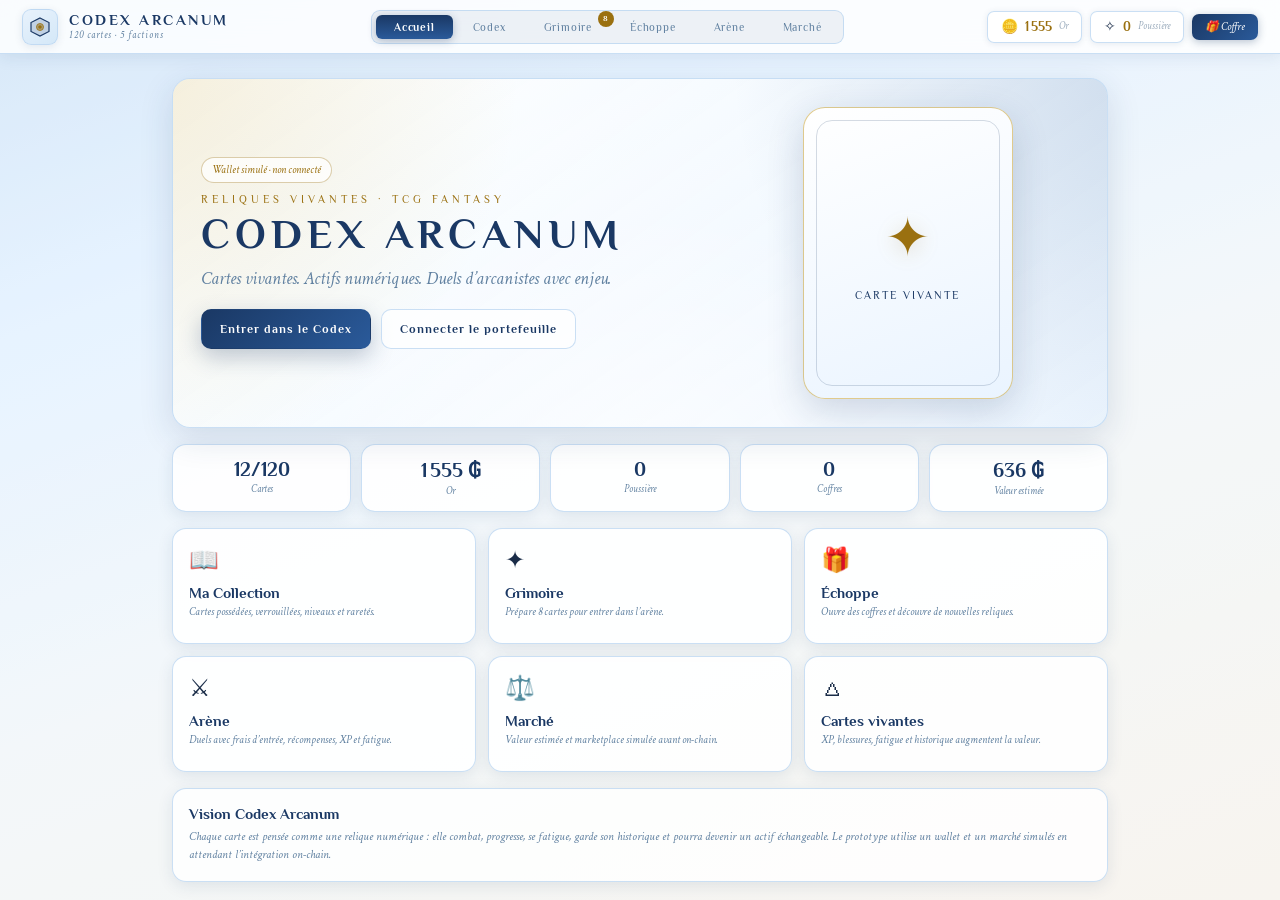
<file: index-web3-hub.html>
<!DOCTYPE html>

<html lang="fr">
<head>
<meta charset="UTF-8">
<meta name="viewport" content="width=device-width, initial-scale=1.0, viewport-fit=cover">
<title>Codex Arcanum</title>
<link rel="preconnect" href="https://fonts.googleapis.com">
<link rel="preconnect" href="https://fonts.gstatic.com" crossorigin>
<link href="https://fonts.googleapis.com/css2?family=Philosopher:ital,wght@0,400;0,700;1,400;1,700&family=Crimson+Text:ital,wght@0,400;0,600;1,400;1,600&display=swap" rel="stylesheet">
<style>
/* ── Reset & Base ─────────────────────────────────────── */
*{box-sizing:border-box;margin:0;padding:0;}
:root{
  --T:'Philosopher',Georgia,serif;
  --B:'Crimson Text',Georgia,serif;
  --navy:#1a3864;
  --navy-l:#2a5a9a;
  --gold:#9a7010;
  --gold-l:#c8a030;
  --text:#1a2c48;
  --muted:#6080a0;
  --faint:#9aabbc;
  --border:rgba(180,210,240,0.7);
  --shadow:rgba(26,56,100,0.1);
  --shadow-md:rgba(26,56,100,0.15);
  --panel:rgba(255,255,255,0.92);
  --sky:linear-gradient(160deg,#c8dff5 0%,#ddeeff 25%,#eef4f8 55%,#f4f0e8 100%);
}
html,body{height:100%;overflow:hidden;}
body{
  font-family:var(--B);
  background:var(--sky);
  color:var(--text);
  display:flex;
  flex-direction:column;
}
::-webkit-scrollbar{width:4px;height:4px;}
::-webkit-scrollbar-track{background:rgba(26,56,100,0.04);}
::-webkit-scrollbar-thumb{background:rgba(26,56,100,0.2);border-radius:9px;}
button{cursor:pointer;font-family:var(--B);}
button:focus,input:focus,select:focus{outline:none;}
input::placeholder{color:var(--faint);font-style:italic;}

/* ── Animations ───────────────────────────────────────── */
@keyframes fadeUp{from{opacity:0;transform:translateY(6px);}to{opacity:1;transform:translateY(0);}}
@keyframes slideIn{from{opacity:0;transform:translateX(14px);}to{opacity:1;transform:translateX(0);}}
@keyframes modalIn{from{opacity:0;transform:scale(0.96);}to{opacity:1;transform:scale(1);}}
@keyframes notifAnim{from{opacity:0;transform:translateX(10px);}to{opacity:1;transform:translateX(0);}}
@keyframes coffreFloat{0%,100%{transform:translateY(0);}50%{transform:translateY(-8px);}}
@keyframes spin{to{transform:rotate(360deg);}}

/* ── Layout ───────────────────────────────────────────── */
#app{display:flex;flex-direction:column;height:100vh;overflow:hidden;}

/* HEADER */
#header{
height:54px;padding:0 22px;flex-shrink:0;
background:rgba(255,255,255,0.88);
backdrop-filter:blur(16px);
border-bottom:1px solid var(--border);
box-shadow:0 2px 16px var(--shadow);
display:flex;align-items:center;justify-content:space-between;
position:relative;z-index:50;
}
.logo-hex{
width:36px;height:36px;border-radius:9px;
background:linear-gradient(145deg,#e8f2fc,#d4e8f8);
border:1.5px solid var(--border);
display:flex;align-items:center;justify-content:center;
box-shadow:0 2px 8px var(--shadow);
flex-shrink:0;
}
.logo-title{font-family:var(--T);font-weight:700;font-size:15px;color:var(--navy);letter-spacing:2.5px;line-height:1;}
.logo-sub{font-family:var(--B);font-size:10px;color:var(--muted);font-style:italic;margin-top:2px;letter-spacing:1px;}
.nav-pill-group{
display:flex;gap:2px;padding:4px;
background:rgba(26,56,100,0.06);
border-radius:9px;border:1px solid var(--border);
}
.nav-btn{
padding:6px 18px;border-radius:6px;border:none;
font-family:var(--T);font-size:11px;letter-spacing:0.8px;
background:transparent;color:var(--muted);font-weight:400;
transition:all 0.14s;position:relative;
}
.nav-btn.active{
background:linear-gradient(180deg,var(--navy),var(--navy-l));
color:#fff;font-weight:700;
box-shadow:0 2px 8px rgba(26,56,100,0.3);
}
.nav-badge{
position:absolute;top:-4px;right:-4px;
min-width:16px;height:16px;
background:var(--gold);color:#fff;
border-radius:99px;font-size:8px;font-weight:700;
display:flex;align-items:center;justify-content:center;
padding:0 4px;font-family:var(--T);
}
.gold-display{
display:flex;align-items:center;gap:7px;padding:6px 13px;
background:rgba(255,255,255,0.9);
border:1px solid var(--border);border-radius:7px;
box-shadow:0 1px 6px var(--shadow);
}
.gold-display .amount{font-family:var(--T);font-size:13px;font-weight:700;color:var(--gold);}
.gold-display .label{font-family:var(--B);font-size:10px;color:var(--faint);font-style:italic;}
.coffre-btn{
padding:6px 13px;
background:linear-gradient(135deg,var(--navy),var(--navy-l));
border:none;border-radius:7px;color:#fff;
font-family:var(--B);font-size:11px;font-style:italic;
box-shadow:0 2px 8px rgba(26,56,100,0.3);
transition:opacity 0.15s;display:flex;align-items:center;gap:5px;
}

/* BODY */
#body{flex:1;display:flex;overflow:hidden;position:relative;}

/* ── TAB: COLLECTION ─────────────────────────────────── */
#tab-collection{flex:1;display:flex;overflow:hidden;}

/* Sidebar */
#sidebar{
width:50px;flex-shrink:0;
background:rgba(255,255,255,0.7);
backdrop-filter:blur(8px);
border-right:1px solid var(--border);
display:flex;flex-direction:column;align-items:center;
padding:10px 0 10px;gap:3px;overflow-y:auto;
}
.flt-sep{width:24px;height:1px;background:var(--border);margin:4px 0;flex-shrink:0;}
.flt-btn{
width:32px;height:32px;border-radius:7px;
background:rgba(255,255,255,0.9);
border:1.5px solid var(--border);
display:flex;align-items:center;justify-content:center;
font-size:15px;transition:all 0.13s;flex-shrink:0;
}
.flt-btn:hover{opacity:0.82;}
.flt-btn.active{background:rgba(26,56,100,0.1);border-color:var(--navy);}

/* Main column */
#col-main{flex:1;display:flex;flex-direction:column;overflow:hidden;}

/* Toolbar */
#toolbar{
padding:7px 14px;flex-shrink:0;
background:rgba(255,255,255,0.72);
backdrop-filter:blur(8px);
border-bottom:1px solid var(--border);
display:flex;gap:8px;align-items:center;
}
#search-wrap{
display:flex;align-items:center;gap:7px;
flex:0 0 200px;
background:rgba(255,255,255,0.95);
border:1.5px solid var(--border);
border-radius:7px;padding:5px 11px;
box-shadow:0 1px 4px var(--shadow);
transition:border-color 0.18s;
}
#search-wrap:focus-within{border-color:var(--navy-l);}
#search-input{
flex:1;background:none;border:none;
color:var(--text);font-family:var(--B);font-size:12px;
}
#search-clear{
background:none;border:none;color:var(--faint);font-size:11px;display:none;padding:0;
}
#count{font-family:var(--B);font-size:11px;color:var(--faint);font-style:italic;white-space:nowrap;}
.spacer{flex:1;}
#sort-select{
padding:5px 8px;
background:rgba(255,255,255,0.95);
border:1px solid var(--border);border-radius:7px;
font-family:var(--B);font-size:11px;color:var(--muted);
box-shadow:0 1px 4px var(--shadow);
}

/* Grid */
#grid{
flex:1;overflow-y:auto;padding:13px;
display:flex;flex-wrap:wrap;gap:10px;align-content:flex-start;
}
.empty-state{
flex:1;display:flex;flex-direction:column;
align-items:center;justify-content:center;gap:12px;color:var(--muted);
}

/* ── CARD ─────────────────────────────────────────────── */
.card{
width:118px;cursor:pointer;
background:#fff;
border:1.5px solid var(--border);
border-radius:10px;overflow:hidden;
box-shadow:0 2px 10px var(--shadow);
transition:all 0.18s cubic-bezier(0.23,1,0.32,1);
position:relative;
flex-shrink:0;
animation:fadeUp 0.25s both;
}
.card:hover{
transform:translateY(-4px) scale(1.02);
box-shadow:0 10px 28px var(--shadow-md);
}
.card.selected{border-color:var(--navy)!important;box-shadow:0 6px 20px var(--shadow-md),0 0 0 2px rgba(26,56,100,0.2);}
.card-rarity-bar{height:3px;}
.card-art{
height:70px;position:relative;overflow:hidden;
border-bottom:1px solid rgba(180,210,240,0.5);
display:flex;align-items:center;justify-content:center;
}
.card-art-emoji{font-size:30px;position:relative;z-index:1;}
.card-mana{
position:absolute;top:5px;right:5px;
width:22px;height:22px;border-radius:50%;
border:2px solid rgba(255,255,255,0.8);
display:flex;align-items:center;justify-content:center;
font-family:var(--T);font-size:10px;font-weight:700;color:#fff;
z-index:2;
}
.card-faction-badge{
position:absolute;top:5px;left:6px;
background:rgba(255,255,255,0.9);
border:1px solid rgba(180,210,240,0.7);
border-radius:3px;padding:2px 5px;
font-family:var(--T);font-size:7px;color:var(--navy);
font-weight:600;letter-spacing:0.5px;z-index:2;
}
.card-body{padding:7px 8px 8px;}
.card-name{
font-family:var(--T);font-size:8.5px;font-weight:700;
color:var(--text);line-height:1.25;margin-bottom:2px;
}
.card-rarity-label{
font-family:var(--B);font-size:9px;font-style:italic;
margin-bottom:5px;
}
.card-stats{
display:grid;grid-template-columns:1fr 1fr 1fr;
background:rgba(26,56,100,0.04);
border:1px solid var(--border);border-radius:5px;overflow:hidden;
}
.card-stat{padding:3px 0;text-align:center;border-right:1px solid var(--border);}
.card-stat:last-child{border-right:none;}
.card-stat .val{font-family:var(--T);font-size:10.5px;font-weight:700;line-height:1;}
.card-stat .lbl{font-family:var(--B);font-size:7.5px;color:var(--muted);margin-top:1px;}
.card-text-small{
font-family:var(--B);font-size:9px;color:var(--muted);font-style:italic;
line-height:1.4;padding:0 1px;
display:-webkit-box;-webkit-line-clamp:3;-webkit-box-orient:vertical;overflow:hidden;
}
/* Quick add/remove btn on card */
.card-quick-btn{
position:absolute;bottom:26px;right:1px;
width:20px;height:20px;border-radius:4px;
background:rgba(255,255,255,0.95);
border:1px solid rgba(26,56,100,0.3);
color:var(--navy-l);
font-size:13px;line-height:1;
display:flex;align-items:center;justify-content:center;
box-shadow:0 1px 5px var(--shadow);
transition:all 0.14s;z-index:7;
}
.card-quick-btn.in-deck{
background:rgba(139,32,32,0.9);
border-color:#8b2020;color:#fff;
}
/* in-deck overlay */
.card-indeck-overlay{
position:absolute;inset:0;z-index:10;border-radius:inherit;
background:rgba(255,255,255,0.7);
display:flex;align-items:center;justify-content:center;pointer-events:none;
}
.card-indeck-label{
font-family:var(--T);font-size:8px;font-weight:700;
color:var(--navy);border:1px solid var(--navy);
border-radius:3px;padding:2px 8px;letter-spacing:1px;
background:rgba(255,255,255,0.9);
}

/* ── MODAL ────────────────────────────────────────────── */
#modal-overlay{
position:fixed;inset:0;z-index:500;
background:rgba(20,40,80,0.45);
backdrop-filter:blur(4px);
display:none;align-items:center;justify-content:center;padding:20px;
}
#modal-overlay.open{display:flex;}
#modal-box{
display:flex;gap:22px;
background:rgba(255,255,255,0.98);
border:1px solid var(--border);border-radius:14px;
padding:24px;max-width:660px;width:100%;
box-shadow:0 24px 60px var(--shadow-md);
animation:modalIn 0.2s ease;
position:relative;max-height:90vh;overflow-y:auto;
}
#modal-close{
position:absolute;top:12px;right:14px;
background:none;border:none;
color:var(--muted);font-size:18px;line-height:1;
}
#modal-close:hover{color:var(--text);}
#modal-card-render{flex-shrink:0;}
#modal-card-render .card{width:150px;pointer-events:none;}
#modal-card-render .card{transform:none!important;}
#modal-info{flex:1;min-width:0;display:flex;flex-direction:column;gap:10px;padding-right:16px;}
.modal-title{font-family:var(--T);font-weight:700;font-size:18px;line-height:1.2;margin-bottom:4px;}
.modal-badges{display:flex;flex-wrap:wrap;gap:5px;margin-bottom:4px;}
.modal-badge{font-family:var(--B);font-size:10px;padding:2px 9px;border-radius:99px;}
.modal-keywords{display:flex;flex-wrap:wrap;gap:4px;}
.kw-pill{font-family:var(--B);font-size:10px;font-weight:600;padding:2px 9px;border-radius:99px;}
.modal-text{
font-family:var(--B);font-size:13px;line-height:1.7;padding:10px 13px;
background:rgba(26,56,100,0.04);border:1px solid var(--border);border-radius:6px;
}
.modal-lore{
font-family:var(--B);font-size:12px;color:var(--muted);font-style:italic;
line-height:1.65;border-left:2px solid rgba(26,56,100,0.2);padding-left:10px;
}
.modal-stats{display:flex;gap:8px;}
.modal-stat{
flex:1;padding:10px 6px;text-align:center;border-radius:8px;
}
.modal-stat .big{font-family:var(--T);font-size:22px;font-weight:700;line-height:1;}
.modal-stat .small{font-family:var(--B);font-size:9px;color:var(--muted);margin-top:3px;}
.modal-stat .bar-wrap{height:2px;border-radius:99px;margin:5px 3px 0;overflow:hidden;}
.modal-stat .bar-fill{height:100%;border-radius:99px;}
.modal-cta{
width:100%;padding:12px;border:1.5px solid var(--navy);border-radius:8px;
background:var(--navy);color:#fff;
font-family:var(--T);font-size:12px;font-weight:700;letter-spacing:0.5px;
transition:all 0.15s;
}
.modal-cta.in-deck{background:rgba(139,32,32,0.08);border-color:#8b2020;color:#8b2020;}
.modal-hint{text-align:center;font-family:var(--B);font-size:10px;color:var(--faint);font-style:italic;margin-top:4px;}

/* ── TAB: GRIMOIRE ───────────────────────────────────── */
#tab-deck{flex:1;display:none;overflow:hidden;}
#tab-deck.active{display:flex;}
#deck-list{flex:1;display:flex;flex-direction:column;overflow:hidden;border-right:1px solid var(--border);}
#deck-header{
padding:12px 16px;flex-shrink:0;
border-bottom:1px solid var(--border);
background:rgba(255,255,255,0.8);backdrop-filter:blur(8px);
}
.deck-title{font-family:var(--T);font-weight:700;font-size:14px;color:var(--navy);}
.deck-sub{font-family:var(--B);font-size:11px;color:var(--muted);font-style:italic;margin-top:2px;}
.deck-sub.ready{color:#2d7a30;}
#deck-progress{display:flex;gap:3px;margin-top:9px;}
.progress-slot{flex:1;height:4px;border-radius:99px;background:var(--border);transition:background 0.3s;}
#deck-scroll{flex:1;overflow-y:auto;padding:10px;}
.deck-row{
display:flex;align-items:center;gap:9px;padding:7px 10px;margin-bottom:4px;
background:rgba(255,255,255,0.8);
border:1px solid var(--border);border-left:3px solid #ccc;
border-radius:7px;cursor:pointer;transition:background 0.12s;
}
.deck-row:hover{background:rgba(26,56,100,0.04);}
.deck-card-mini{
width:44px;height:62px;border-radius:6px;overflow:hidden;
background:#f0f4f8;border:1px solid var(--border);
display:flex;flex-direction:column;align-items:center;justify-content:center;
flex-shrink:0;font-size:18px;position:relative;
}
.deck-card-mini .mini-cost{
position:absolute;top:2px;right:2px;
width:14px;height:14px;border-radius:50%;
display:flex;align-items:center;justify-content:center;
font-family:var(--T);font-size:7px;font-weight:700;color:#fff;
}
.deck-card-info{flex:1;min-width:0;}
.deck-card-name{font-family:var(--T);font-weight:700;font-size:11px;white-space:nowrap;overflow:hidden;text-overflow:ellipsis;}
.deck-card-meta{font-family:var(--B);font-size:10px;color:var(--muted);font-style:italic;margin-top:1px;}
.deck-card-stats{display:flex;gap:8px;margin-top:3px;}
.deck-card-stats span{font-family:var(--T);font-size:10px;font-weight:700;}
.rm-btn{
width:22px;height:22px;flex-shrink:0;border-radius:4px;
border:1px solid var(--border);background:transparent;
color:var(--muted);font-size:11px;transition:all 0.12s;
display:flex;align-items:center;justify-content:center;
}
.rm-btn:hover{border-color:#8b2020;color:#c03030;}
#duel-btn-wrap{padding:10px 12px;flex-shrink:0;border-top:1px solid var(--border);background:rgba(255,255,255,0.8);}
#duel-btn{
width:100%;padding:13px;
background:linear-gradient(135deg,var(--navy),var(--navy-l));
border:none;border-radius:8px;color:#fff;
font-family:var(--T);font-size:13px;font-weight:700;letter-spacing:1.5px;
box-shadow:0 4px 16px rgba(26,56,100,0.3);transition:box-shadow 0.2s;
}
#duel-btn:hover{box-shadow:0 6px 24px rgba(26,56,100,0.5);}
.deck-empty{
flex:1;display:flex;flex-direction:column;align-items:center;justify-content:center;gap:14px;
color:var(--muted);padding:20px;
}
.deck-empty-txt{font-family:var(--B);font-size:12px;font-style:italic;text-align:center;line-height:1.7;}
.deck-empty-txt small{font-size:10px;color:var(--faint);}
.to-codex-btn{
padding:8px 20px;background:var(--navy);border:none;border-radius:7px;
color:#fff;font-family:var(--B);font-size:11px;
}

/* Analysis panel */
#deck-analysis{width:210px;flex-shrink:0;display:flex;flex-direction:column;overflow:hidden;background:rgba(255,255,255,0.5);}
.analysis-header{
padding:12px 14px;flex-shrink:0;border-bottom:1px solid var(--border);
background:rgba(255,255,255,0.8);
font-family:var(--T);font-size:9px;color:var(--muted);letter-spacing:2px;text-transform:uppercase;
}
#analysis-body{flex:1;overflow-y:auto;padding:12px 14px;}
.analysis-section{margin-bottom:16px;}
.analysis-label{font-family:var(--T);font-size:8px;color:var(--muted);letter-spacing:1.5px;text-transform:uppercase;margin-bottom:9px;}
.stat-row{margin-bottom:8px;}
.stat-row-header{display:flex;justify-content:space-between;margin-bottom:3px;}
.stat-row-name{font-family:var(--B);font-size:10px;color:var(--muted);font-style:italic;}
.stat-row-val{font-family:var(--T);font-size:12px;font-weight:700;}
.stat-bar{height:3px;background:var(--border);border-radius:99px;overflow:hidden;}
.stat-bar-fill{height:100%;border-radius:99px;transition:width 0.5s ease;}
#cost-curve{display:flex;gap:3px;align-items:flex-end;height:44px;}
.curve-col{flex:1;display:flex;flex-direction:column;align-items:center;gap:3px;}
.curve-bar{width:100%;border-radius:2px 2px 0 0;transition:height 0.4s ease;min-height:3px;}
.curve-lbl{font-family:var(--B);font-size:8px;color:var(--muted);}
.faction-row{display:flex;align-items:center;gap:7px;margin-bottom:6px;}
.faction-sym{font-size:12px;flex-shrink:0;}
.faction-bar{flex:1;height:4px;background:var(--border);border-radius:99px;overflow:hidden;}
.faction-bar-fill{height:100%;border-radius:99px;transition:width 0.4s;}
.faction-count{font-family:var(--T);font-size:10px;font-weight:700;min-width:10px;text-align:right;}
.type-pills{display:flex;flex-wrap:wrap;gap:4px;}
.type-pill{font-family:var(--B);font-size:10px;padding:2px 8px;border-radius:4px;}

/* ── TAB: ÉCHOPPE ─────────────────────────────────────── */
#tab-shop{flex:1;display:none;overflow-y:auto;background:rgba(255,255,255,0.4);}
#tab-shop.active{display:block;}
.shop-inner{max-width:580px;margin:0 auto;padding:24px 20px;}
.shop-kicker{font-family:var(--T);font-size:11px;color:var(--muted);letter-spacing:3px;margin-bottom:4px;text-transform:uppercase;}
.shop-lead{font-family:var(--B);font-size:13px;color:var(--muted);margin-bottom:22px;font-style:italic;}
.balance-box{
display:flex;align-items:center;justify-content:space-between;
padding:12px 16px;margin-bottom:14px;
background:rgba(255,255,255,0.9);border:1px solid var(--border);border-radius:8px;
box-shadow:0 2px 10px var(--shadow);
}
.balance-lbl{font-family:var(--B);font-size:12px;color:var(--muted);font-style:italic;}
.balance-amount{display:flex;align-items:center;gap:8px;}
.balance-amount .num{font-family:var(--T);font-size:18px;font-weight:700;color:var(--gold);}
.balance-amount .or{font-family:var(--B);font-size:11px;color:var(--faint);font-style:italic;}
.coffre-card{
padding:20px;margin-bottom:14px;
background:rgba(255,255,255,0.92);border:1px solid var(--border);border-radius:12px;
box-shadow:0 4px 20px var(--shadow);position:relative;overflow:hidden;
}
.coffre-card::before{
content:"";position:absolute;top:0;left:0;right:0;height:2px;
background:linear-gradient(90deg,transparent,#c8a030,transparent);
}
.coffre-card-inner{display:flex;gap:18px;align-items:center;}
.coffre-icon{
width:72px;height:72px;flex-shrink:0;
background:linear-gradient(145deg,#e8f2fc,#d4e8f8);
border:1px solid var(--border);border-radius:10px;
display:flex;align-items:center;justify-content:center;
animation:coffreFloat 4s ease-in-out infinite;
box-shadow:0 3px 12px var(--shadow);
}
.coffre-title{font-family:var(--T);font-weight:700;font-size:14px;color:var(--navy);margin-bottom:5px;}
.coffre-desc{font-family:var(--B);font-size:12px;color:var(--muted);font-style:italic;line-height:1.7;margin-bottom:9px;}
.rarity-pills{display:flex;gap:4px;flex-wrap:wrap;}
.rarity-pill{font-family:var(--B);font-size:9px;padding:2px 7px;border-radius:3px;}
.coffre-price{font-family:var(--T);font-size:18px;font-weight:700;color:var(--gold);margin-bottom:6px;}
.coffre-buy-btn{
padding:9px 16px;border:none;border-radius:7px;
font-family:var(--B);font-size:11px;font-style:italic;transition:all 0.15s;
}
.coffre-buy-btn.enabled{
background:linear-gradient(135deg,var(--navy),var(--navy-l));
color:#fff;box-shadow:0 3px 10px rgba(26,56,100,0.3);
}
.coffre-buy-btn.disabled{background:rgba(255,255,255,0.8);border:1px solid var(--border);color:var(--muted);cursor:not-allowed;}
.stats-grid{display:grid;grid-template-columns:repeat(4,1fr);gap:8px;margin-bottom:14px;}
.stat-box{
padding:10px 8px;text-align:center;
background:rgba(255,255,255,0.85);border:1px solid var(--border);border-radius:8px;
box-shadow:0 1px 5px var(--shadow);
}
.stat-box .big{font-family:var(--T);font-size:18px;font-weight:700;color:var(--navy);}
.stat-box .sm{font-family:var(--B);font-size:9.5px;color:var(--muted);margin-top:3px;font-style:italic;}
.gains-box{padding:16px;background:rgba(255,255,255,0.85);border:1px solid var(--border);border-radius:8px;box-shadow:0 2px 8px var(--shadow);}
.gains-title{font-family:var(--T);font-size:9px;color:var(--muted);letter-spacing:2px;text-transform:uppercase;margin-bottom:12px;}
.gain-row{display:flex;justify-content:space-between;padding:8px 0;border-bottom:1px solid var(--border);align-items:center;}
.gain-row:last-child{border-bottom:none;}
.gain-label{font-family:var(--B);font-size:12px;color:var(--text);font-style:italic;}
.gain-val{font-family:var(--T);font-size:12px;font-weight:700;color:var(--gold);}

/* ── COFFRE MODAL ─────────────────────────────────────── */
#pack-overlay{
position:fixed;inset:0;z-index:900;
background:rgba(20,40,80,0.55);
backdrop-filter:blur(6px);
display:none;flex-direction:column;
align-items:center;justify-content:center;gap:28px;
padding:20px;
}
#pack-overlay.open{display:flex;}
.pack-title{font-family:var(--T);font-size:11px;color:rgba(255,255,255,0.7);letter-spacing:4px;text-transform:uppercase;}
.pack-chest{
width:160px;height:200px;
background:rgba(255,255,255,0.1);
border:1.5px solid rgba(200,160,64,0.5);
border-radius:12px;
display:flex;flex-direction:column;align-items:center;justify-content:center;gap:14px;
cursor:pointer;
animation:coffreFloat 3s ease-in-out infinite;
backdrop-filter:blur(8px);
box-shadow:0 0 40px rgba(200,160,64,0.2);
}
.pack-chest-icon svg{width:60px;height:60px;}
.pack-chest-label{font-family:var(--T);font-size:11px;color:rgba(200,160,64,0.9);letter-spacing:2px;}
.pack-chest-sub{font-family:var(--B);font-size:9px;color:rgba(255,255,255,0.5);font-style:italic;}
.pack-cards{display:flex;gap:12px;flex-wrap:wrap;justify-content:center;max-width:900px;}
.pack-card-wrap{animation:fadeUp 0.5s both;}
.pack-card-back{
width:130px;height:185px;
background:rgba(255,255,255,0.12);
border:1.5px solid rgba(200,160,64,0.4);
border-radius:10px;
display:flex;flex-direction:column;align-items:center;justify-content:center;gap:10px;
cursor:pointer;transition:all 0.18s;
backdrop-filter:blur(8px);
box-shadow:0 6px 20px rgba(0,0,0,0.3);
}
.pack-card-back:hover{transform:translateY(-4px) scale(1.03);border-color:rgba(200,160,64,0.8);box-shadow:0 10px 30px rgba(0,0,0,0.4);}
.pack-reveal-label{
font-family:var(--B);font-size:9px;font-style:italic;
color:rgba(200,160,64,0.7);letter-spacing:1px;
opacity:0;transition:opacity 0.2s;
}
.pack-card-back:hover .pack-reveal-label{opacity:1;}
.pack-actions{display:flex;gap:12px;align-items:center;}
.pack-reveal-all{
padding:9px 22px;background:transparent;
border:1px solid rgba(255,255,255,0.3);border-radius:4px;
color:rgba(255,255,255,0.7);font-family:var(--B);font-size:10px;font-style:italic;
transition:all 0.15s;letter-spacing:1px;
}
.pack-reveal-all:hover{border-color:rgba(200,160,64,0.7);color:rgba(200,160,64,0.9);}
.pack-collect{
padding:11px 30px;
background:rgba(26,56,100,0.7);
border:1px solid rgba(255,255,255,0.3);border-radius:5px;
color:#fff;font-family:var(--T);font-size:11px;font-weight:700;letter-spacing:1.5px;
backdrop-filter:blur(4px);transition:all 0.15s;
}
.pack-collect:hover{background:rgba(26,56,100,0.9);}
.pack-summary{display:flex;gap:6px;flex-wrap:wrap;justify-content:center;}
.pack-summary-pill{font-family:var(--B);font-size:9px;padding:3px 10px;border-radius:3px;font-style:italic;}

/* ── NOTIFICATION ─────────────────────────────────────── */
#notif{
position:fixed;top:14px;right:14px;z-index:9999;
padding:9px 16px;
background:rgba(255,255,255,0.97);
border-radius:6px;
box-shadow:0 4px 18px var(--shadow);
animation:notifAnim 0.2s ease;
font-family:var(--B);font-size:12px;
max-width:240px;display:none;
}

/* Misc */
.hidden{display:none!important;}
.vdivider{width:1px;height:20px;background:var(--border);flex-shrink:0;}

/* ── Gameplay progression additions ───────────────────────── */
.card.locked{filter:saturate(0.45);opacity:0.58;}
.card-lock-overlay{position:absolute;inset:0;z-index:12;border-radius:inherit;background:rgba(255,255,255,0.76);display:flex;align-items:center;justify-content:center;pointer-events:none;}
.card-lock-label{font-family:var(--T);font-size:8px;font-weight:700;color:var(--navy);border:1px solid rgba(26,56,100,0.35);background:rgba(255,255,255,0.92);border-radius:4px;padding:3px 8px;letter-spacing:1px;}
.card-level-chip{position:absolute;left:6px;bottom:6px;z-index:8;background:rgba(255,255,255,0.9);border:1px solid rgba(26,56,100,0.25);border-radius:99px;padding:1px 6px;font-family:var(--T);font-size:7px;color:var(--navy);font-weight:700;}
.card-fatigue-chip{position:absolute;right:6px;bottom:6px;z-index:8;background:rgba(139,32,32,0.08);border:1px solid rgba(139,32,32,0.25);border-radius:99px;padding:1px 6px;font-family:var(--B);font-size:7px;color:#8b2020;font-weight:700;}
.progress-box{padding:10px 13px;background:rgba(26,56,100,0.04);border:1px solid var(--border);border-radius:7px;}
.progress-top{display:flex;justify-content:space-between;align-items:center;margin-bottom:5px;font-family:var(--T);font-size:11px;color:var(--navy);font-weight:700;}
.xp-bar{height:4px;background:rgba(26,56,100,0.12);border-radius:99px;overflow:hidden;}
.xp-bar-fill{height:100%;border-radius:99px;background:linear-gradient(90deg,var(--gold),var(--gold-l));}
.progress-meta{display:flex;gap:5px;flex-wrap:wrap;margin-top:7px;}
.progress-meta span{font-family:var(--B);font-size:10px;padding:2px 8px;border-radius:99px;background:rgba(255,255,255,0.72);border:1px solid var(--border);color:var(--muted);font-style:italic;}
.duel-result-card{padding:13px;background:rgba(255,255,255,0.88);border:1px solid var(--border);border-radius:9px;box-shadow:0 2px 12px var(--shadow);margin-bottom:12px;}
.duel-result-title{font-family:var(--T);font-size:13px;font-weight:700;color:var(--navy);margin-bottom:4px;}
.duel-result-text{font-family:var(--B);font-size:11px;color:var(--muted);font-style:italic;line-height:1.5;}


/* ──────────────────────────────────────────────────────────────
   RESPONSIVE MOBILE — iPhone / petits écrans
   Objectif : vraie app au pouce, navigation basse, cartes lisibles
────────────────────────────────────────────────────────────── */
@media (max-width: 760px) {
  html, body {
    width: 100%;
    height: 100%;
    overflow: hidden;
    -webkit-text-size-adjust: 100%;
  }

  body {
    overscroll-behavior: none;
  }

  #app {
    height: 100dvh;
    min-height: 100dvh;
    overflow: hidden;
    padding-bottom: calc(58px + env(safe-area-inset-bottom, 0px));
  }

  /* Header mobile compact */
  #header {
    height: 58px;
    padding: 8px 10px;
    gap: 8px;
    justify-content: space-between;
  }

  #header > div:first-child {
    min-width: 0;
    gap: 8px !important;
  }

  .logo-hex {
    width: 34px;
    height: 34px;
    border-radius: 8px;
  }

  .logo-title {
    font-size: 12px;
    letter-spacing: 1.5px;
    white-space: nowrap;
  }

  .logo-sub {
    font-size: 9px;
    letter-spacing: 0.4px;
    white-space: nowrap;
  }

  .gold-display {
    padding: 5px 8px;
    gap: 4px;
    border-radius: 7px;
  }

  .gold-display .amount {
    font-size: 12px;
  }

  .gold-display .label {
    display: none;
  }

  .dust-display {
    padding: 5px 8px !important;
    gap: 4px !important;
  }

  .dust-display .amount {
    font-size: 12px !important;
  }

  .dust-display .label {
    display: none !important;
  }

  .coffre-btn {
    width: 36px;
    height: 34px;
    padding: 0;
    justify-content: center;
    font-size: 0;
    border-radius: 8px;
    flex-shrink: 0;
  }

  .coffre-btn::before {
    content: "🎁";
    font-size: 16px;
  }

  /* Navigation principale en bas */
  .nav-pill-group {
    position: fixed;
    left: 8px;
    right: 8px;
    bottom: calc(7px + env(safe-area-inset-bottom, 0px));
    height: 48px;
    z-index: 1200;
    padding: 4px;
    gap: 4px;
    background: rgba(255,255,255,0.94);
    border: 1px solid rgba(180,210,240,0.9);
    border-radius: 16px;
    box-shadow: 0 8px 28px rgba(26,56,100,0.2);
    backdrop-filter: blur(18px);
  }

  .nav-btn {
    flex: 1;
    height: 38px;
    padding: 0 6px;
    border-radius: 12px;
    font-size: 11px;
    letter-spacing: 0.5px;
  }

  .nav-badge {
    top: -5px;
    right: 10px;
  }

  #body {
    height: calc(100dvh - 58px - 58px - env(safe-area-inset-bottom, 0px));
    min-height: 0;
    overflow: hidden;
  }

  /* Collection : sidebar devient barre horizontale */
  #tab-collection {
    flex-direction: column;
    min-width: 0;
  }

  #sidebar {
    order: 2;
    width: 100%;
    height: 48px;
    flex-direction: row;
    justify-content: flex-start;
    align-items: center;
    padding: 7px 10px;
    gap: 6px;
    overflow-x: auto;
    overflow-y: hidden;
    border-right: none;
    border-top: 1px solid rgba(180,210,240,0.7);
    border-bottom: none;
    background: rgba(255,255,255,0.82);
    scrollbar-width: none;
  }

  #sidebar::-webkit-scrollbar {
    display: none;
  }

  .flt-sep {
    width: 1px;
    height: 26px;
    margin: 0 4px;
  }

  .flt-btn {
    width: 34px;
    height: 34px;
    min-width: 34px;
    border-radius: 10px;
    font-size: 15px;
  }

  #col-main {
    order: 1;
    min-height: 0;
  }

  #toolbar {
    padding: 8px 10px;
    gap: 7px;
    flex-wrap: wrap;
    align-items: center;
  }

  #search-wrap {
    flex: 1 1 100%;
    order: 1;
    min-width: 0;
    padding: 8px 10px;
    border-radius: 12px;
  }

  #search-input {
    font-size: 15px;
  }

  #count {
    order: 2;
    font-size: 11px;
    min-width: 54px;
  }

  #sort-select {
    order: 3;
    margin-left: auto;
    padding: 7px 8px;
    border-radius: 10px;
    font-size: 12px;
    max-width: 118px;
  }

  #toolbar .spacer {
    display: none;
  }

  /* Grille carte mobile */
  #grid {
    padding: 10px;
    gap: 10px;
    align-content: flex-start;
    justify-content: space-between;
    -webkit-overflow-scrolling: touch;
  }

  #grid > div {
    width: calc(50% - 5px);
    min-width: 0;
  }

  .card {
    width: 100%;
    min-height: 178px;
    border-radius: 12px;
  }

  .card-art {
    height: 82px;
  }

  .card-art-emoji {
    font-size: 32px;
  }

  .card-mana {
    width: 25px;
    height: 25px;
    font-size: 11px;
  }

  .card-faction-badge {
    font-size: 7px;
    padding: 2px 4px;
    max-width: 70px;
    overflow: hidden;
  }

  .card-body {
    padding: 8px;
  }

  .card-name {
    font-size: 10px;
    min-height: 25px;
  }

  .card-rarity-label {
    font-size: 10px;
  }

  .card-stat .val {
    font-size: 12px;
  }

  .card-stat .lbl {
    font-size: 7px;
  }

  .card-text-small {
    font-size: 10px;
    -webkit-line-clamp: 4;
  }

  .card-quick-btn {
    width: 28px;
    height: 28px;
    bottom: 8px;
    right: 8px;
    border-radius: 9px;
    font-size: 18px;
  }

  .card-indeck-label {
    font-size: 9px;
    padding: 4px 10px;
  }

  /* Modal carte : plein écran mobile */
  #modal-overlay {
    align-items: flex-end;
    justify-content: center;
    padding: 0;
    background: rgba(20,40,80,0.52);
  }

  #modal-box {
    width: 100%;
    max-width: none;
    max-height: 92dvh;
    border-radius: 22px 22px 0 0;
    padding: 18px 14px calc(18px + env(safe-area-inset-bottom, 0px));
    gap: 14px;
    flex-direction: column;
    overflow-y: auto;
    -webkit-overflow-scrolling: touch;
  }

  #modal-close {
    top: 10px;
    right: 14px;
    font-size: 20px;
    width: 34px;
    height: 34px;
    border-radius: 50%;
    background: rgba(26,56,100,0.06);
  }

  #modal-card-render {
    align-self: center;
    padding-top: 6px;
  }

  #modal-card-render .card {
    width: 168px !important;
    min-height: 220px;
  }

  #modal-card-render .card-art {
    height: 96px !important;
  }

  #modal-info {
    padding-right: 0;
    gap: 9px;
  }

  .modal-title {
    font-size: 20px;
    padding-right: 38px;
  }

  .modal-text {
    font-size: 14px;
    line-height: 1.55;
  }

  .modal-lore {
    font-size: 13px;
    line-height: 1.55;
  }

  .modal-stats {
    gap: 6px;
  }

  .modal-stat {
    padding: 9px 4px;
  }

  .modal-stat .big {
    font-size: 20px;
  }

  .modal-cta {
    min-height: 48px;
    border-radius: 12px;
    font-size: 13px;
  }

  /* Grimoire mobile */
  #tab-deck.active {
    flex-direction: column;
    overflow: hidden;
  }

  #deck-list {
    flex: 1 1 auto;
    min-height: 0;
    border-right: none;
    border-bottom: 1px solid rgba(180,210,240,0.7);
  }

  #deck-header {
    padding: 10px 12px;
  }

  .deck-title {
    font-size: 14px;
  }

  #deck-content {
    min-height: 0;
    -webkit-overflow-scrolling: touch;
  }

  .deck-row {
    margin-bottom: 7px;
    padding: 8px 9px;
    border-radius: 11px;
  }

  .deck-card-mini {
    width: 48px;
    height: 66px;
    border-radius: 8px;
  }

  .deck-card-name {
    font-size: 12px;
  }

  .deck-card-meta {
    font-size: 10px;
  }

  .rm-btn {
    width: 30px;
    height: 30px;
    border-radius: 9px;
    font-size: 13px;
  }

  #duel-btn-wrap {
    padding: 9px 10px;
  }

  #duel-btn {
    min-height: 48px;
    border-radius: 12px;
  }

  #deck-analysis {
    width: 100%;
    flex: 0 0 178px;
    max-height: 178px;
    border-left: none;
    background: rgba(255,255,255,0.62);
  }

  .analysis-header {
    padding: 8px 12px;
  }

  #analysis-body {
    padding: 10px 12px;
    overflow-y: auto;
    -webkit-overflow-scrolling: touch;
  }

  .analysis-section {
    margin-bottom: 12px;
  }

  /* Échoppe mobile */
  #tab-shop {
    -webkit-overflow-scrolling: touch;
  }

  .shop-inner {
    max-width: none;
    padding: 14px 10px 18px;
  }

  .shop-kicker {
    font-size: 10px;
    letter-spacing: 2px;
  }

  .shop-lead {
    font-size: 13px;
    margin-bottom: 14px;
  }

  .balance-box {
    padding: 10px 12px;
    border-radius: 12px;
  }

  .coffre-card {
    padding: 14px;
    border-radius: 14px;
  }

  .coffre-card-inner {
    flex-direction: column;
    text-align: center;
    gap: 12px;
  }

  .coffre-icon {
    width: 76px;
    height: 76px;
  }

  .coffre-desc {
    font-size: 13px;
  }

  .rarity-pills {
    justify-content: center;
  }

  .coffre-price {
    margin-bottom: 8px;
  }

  .coffre-buy-btn {
    width: 100%;
    min-width: 210px;
    min-height: 46px;
    border-radius: 12px;
    font-size: 13px;
  }

  .stats-grid {
    grid-template-columns: repeat(2, 1fr);
    gap: 8px;
  }

  .stat-box {
    border-radius: 12px;
    padding: 12px 8px;
  }

  .gains-box {
    border-radius: 14px;
  }

  .gain-row {
    gap: 12px;
  }

  /* Pack opening mobile */
  #pack-overlay {
    justify-content: flex-start;
    padding: calc(18px + env(safe-area-inset-top, 0px)) 10px calc(74px + env(safe-area-inset-bottom, 0px));
    gap: 14px;
    overflow-y: auto;
    -webkit-overflow-scrolling: touch;
  }

  .pack-title {
    font-size: 10px;
    letter-spacing: 3px;
    margin-top: 2px;
  }

  .pack-chest {
    width: min(76vw, 260px);
    height: 210px;
    margin-top: 12px;
    border-radius: 18px;
  }

  .pack-cards {
    width: 100%;
    display: grid;
    grid-template-columns: repeat(2, minmax(0, 1fr));
    gap: 10px;
    max-width: 390px;
    justify-items: center;
  }

  .pack-card-wrap {
    width: 100%;
  }

  .pack-card-back {
    width: 100%;
    height: 185px;
    border-radius: 14px;
  }

  .pack-cards .card,
  .pack-card-wrap .card,
  .pack-card-wrap > div > .card {
    width: 100% !important;
    min-height: 185px;
    border-radius: 14px;
  }

  .pack-cards .card-art {
    height: 82px !important;
  }

  .pack-actions {
    width: 100%;
    justify-content: center;
    flex-wrap: wrap;
  }

  .pack-reveal-all,
  .pack-collect,
  .pack-open-again {
    min-height: 44px;
    border-radius: 12px;
    padding: 10px 18px;
  }

  #pack-collect-wrap {
    width: 100%;
  }

  .pack-summary {
    width: 100%;
    gap: 6px;
  }

  .pack-summary-pill {
    font-size: 10px;
    padding: 5px 9px;
  }

  /* Notification accessible */
  #notif {
    top: 66px;
    right: 10px;
    left: 10px;
    max-width: none;
    border-radius: 12px;
    font-size: 13px;
    text-align: center;
  }
}

/* Très petits iPhone : SE / mini */
@media (max-width: 380px) {
  .logo-title {
    font-size: 11px;
    letter-spacing: 1px;
  }

  .logo-sub {
    display: none;
  }

  #header {
    padding-left: 8px;
    padding-right: 8px;
  }

  .gold-display {
    padding: 5px 6px;
  }

  .gold-display .amount {
    font-size: 11px;
  }

  #grid {
    padding: 8px;
    gap: 8px;
  }

  #grid > div {
    width: calc(50% - 4px);
  }

  .card {
    min-height: 168px;
  }

  .card-art {
    height: 74px;
  }

  .card-name {
    font-size: 9px;
  }

  .card-text-small {
    font-size: 9px;
  }

  .pack-card-back,
  .pack-cards .card,
  .pack-card-wrap .card,
  .pack-card-wrap > div > .card {
    min-height: 172px;
    height: 172px;
  }
}

/* Paysage mobile : éviter l'interface trop haute */
@media (max-width: 900px) and (orientation: landscape) {
  #header {
    height: 48px;
  }

  #app {
    padding-bottom: 52px;
  }

  #body {
    height: calc(100dvh - 48px - 52px);
  }

  .logo-sub {
    display: none;
  }

  .nav-pill-group {
    height: 44px;
  }

  .nav-btn {
    height: 34px;
  }

  #modal-box {
    flex-direction: row;
    max-height: 86dvh;
    border-radius: 18px;
    max-width: 760px;
  }

  #pack-overlay {
    justify-content: center;
  }

  .pack-cards {
    grid-template-columns: repeat(5, minmax(110px, 1fr));
    max-width: 760px;
  }

  .pack-card-back,
  .pack-cards .card,
  .pack-card-wrap .card,
  .pack-card-wrap > div > .card {
    height: 168px;
    min-height: 168px;
  }
}



/* ─────────────────────────────────────────────
   PATCH iPhone — layout compact + suppression bande basse
   ───────────────────────────────────────────── */
@media (max-width: 760px) {
  html, body {
    height: 100%;
    min-height: 100%;
    background: var(--sky);
  }

  #app {
    height: 100dvh;
    min-height: 100dvh;
    padding-bottom: 0 !important;
    background: var(--sky);
  }

  #body {
    height: calc(100dvh - 58px) !important;
    padding-bottom: calc(62px + env(safe-area-inset-bottom, 0px));
    box-sizing: border-box;
    background: transparent;
  }

  #tab-home,
  #tab-collection,
  #tab-deck,
  #tab-shop,
  #tab-arena,
  #tab-market {
    min-height: 0;
  }

  #tab-shop {
    height: 100%;
    overflow-y: auto;
    background: transparent;
  }

  .shop-inner {
    padding-bottom: calc(92px + env(safe-area-inset-bottom, 0px)) !important;
  }

  .stats-grid,
  .gains-box {
    position: relative;
    z-index: 1;
  }

  .nav-pill-group {
    bottom: calc(8px + env(safe-area-inset-bottom, 0px)) !important;
  }

  /* Pack opening : cartes adaptées iPhone, plus de cartes trop longues/étroites */
  #pack-overlay {
    height: 100dvh;
    min-height: 100dvh;
    padding: calc(14px + env(safe-area-inset-top, 0px)) 12px calc(86px + env(safe-area-inset-bottom, 0px)) !important;
    gap: 10px !important;
    align-items: center;
    justify-content: flex-start !important;
    overflow-y: auto;
    box-sizing: border-box;
  }

  .pack-title {
    margin: 0 0 2px 0 !important;
    line-height: 1;
  }

  .pack-cards {
    width: 100%;
    max-width: 344px !important;
    display: grid !important;
    grid-template-columns: repeat(2, minmax(0, 1fr)) !important;
    justify-content: center !important;
    justify-items: center !important;
    gap: 10px !important;
    margin: 0 auto !important;
  }

  .pack-card-wrap {
    width: 100% !important;
    max-width: 164px !important;
    display: flex !important;
    justify-content: center !important;
  }

  .pack-card-back,
  .pack-cards .card,
  .pack-card-wrap .card,
  .pack-card-wrap > div,
  .pack-card-wrap > div > .card {
    width: 100% !important;
    max-width: 164px !important;
    min-width: 0 !important;
    height: 218px !important;
    min-height: 218px !important;
    max-height: 218px !important;
    border-radius: 16px !important;
  }

  .pack-card-wrap > div {
    display: flex !important;
    justify-content: center !important;
  }

  .pack-cards .card-art,
  .pack-card-wrap .card-art,
  .pack-card-wrap > div > .card .card-art {
    height: 92px !important;
  }

  .pack-cards .card-body,
  .pack-card-wrap .card-body,
  .pack-card-wrap > div > .card .card-body {
    padding: 8px !important;
  }

  .pack-cards .card-name,
  .pack-card-wrap .card-name,
  .pack-card-wrap > div > .card .card-name {
    font-size: 10px !important;
    line-height: 1.25 !important;
    min-height: 28px !important;
  }

  .pack-cards .card-text-small,
  .pack-card-wrap .card-text-small,
  .pack-card-wrap > div > .card .card-text-small {
    font-size: 9px !important;
    -webkit-line-clamp: 3 !important;
  }

  .pack-actions,
  #pack-actions-wrap,
  #pack-collect-wrap {
    flex-shrink: 0;
  }
}

@media (max-width: 380px) {
  #pack-overlay {
    padding-left: 8px !important;
    padding-right: 8px !important;
    gap: 8px !important;
  }

  .pack-cards {
    max-width: 318px !important;
    gap: 8px !important;
  }

  .pack-card-wrap {
    max-width: 155px !important;
  }

  .pack-card-back,
  .pack-cards .card,
  .pack-card-wrap .card,
  .pack-card-wrap > div,
  .pack-card-wrap > div > .card {
    max-width: 155px !important;
    height: 204px !important;
    min-height: 204px !important;
    max-height: 204px !important;
  }

  .pack-cards .card-art,
  .pack-card-wrap .card-art,
  .pack-card-wrap > div > .card .card-art {
    height: 84px !important;
  }
}



/* ─────────────────────────────────────────────
   HUB WEB3 / ACCUEIL / ARÈNE / MARCHÉ
   ───────────────────────────────────────────── */
#tab-home,#tab-arena,#tab-market{flex:1;display:none;overflow-y:auto;background:rgba(255,255,255,0.28);}
#tab-home.active,#tab-arena.active,#tab-market.active{display:block;}
.hub-inner{max-width:980px;margin:0 auto;padding:24px 22px 96px;}
.hero-card{position:relative;overflow:hidden;border:1px solid var(--border);border-radius:18px;background:linear-gradient(145deg,rgba(255,255,255,0.96),rgba(236,246,255,0.86));box-shadow:0 10px 34px rgba(26,56,100,0.14);padding:28px;margin-bottom:16px;}
.hero-card::before{content:'';position:absolute;inset:-35%;background:radial-gradient(circle at 18% 20%,rgba(200,160,48,0.18),transparent 28%),radial-gradient(circle at 82% 18%,rgba(42,90,154,0.18),transparent 30%),radial-gradient(circle at 50% 100%,rgba(255,255,255,0.8),transparent 35%);pointer-events:none;}
.hero-content{position:relative;z-index:1;display:grid;grid-template-columns:1.2fr 0.8fr;gap:22px;align-items:center;}
.hero-kicker{font-family:var(--T);font-size:11px;letter-spacing:4px;color:var(--gold);text-transform:uppercase;margin-bottom:8px;}
.hero-title{font-family:var(--T);font-size:42px;letter-spacing:5px;color:var(--navy);line-height:1;margin-bottom:10px;}
.hero-sub{font-family:var(--B);font-size:18px;font-style:italic;color:var(--muted);line-height:1.55;margin-bottom:16px;}
.hero-actions{display:flex;gap:10px;flex-wrap:wrap;}
.primary-action,.secondary-action{border-radius:10px;padding:12px 18px;font-family:var(--T);font-size:12px;font-weight:700;letter-spacing:1px;border:1px solid transparent;transition:all .16s;}
.primary-action{background:linear-gradient(135deg,var(--navy),var(--navy-l));color:white;box-shadow:0 8px 22px rgba(26,56,100,.26);}
.secondary-action{background:rgba(255,255,255,.72);color:var(--navy);border-color:var(--border);}
.hero-relic{justify-self:center;width:210px;max-width:100%;aspect-ratio:.72;border-radius:22px;background:linear-gradient(160deg,#ffffff,#eaf4ff);border:1.5px solid rgba(200,160,48,.55);box-shadow:0 12px 36px rgba(26,56,100,.18);display:flex;flex-direction:column;align-items:center;justify-content:center;gap:14px;position:relative;}
.hero-relic::after{content:'';position:absolute;inset:12px;border-radius:16px;border:1px solid rgba(26,56,100,.18);}
.hero-sigil{font-size:54px;color:var(--gold);filter:drop-shadow(0 4px 10px rgba(154,112,16,.2));}
.hero-relic-label{font-family:var(--T);font-size:11px;letter-spacing:2px;color:var(--navy);text-transform:uppercase;}
.status-grid{display:grid;grid-template-columns:repeat(5,1fr);gap:10px;margin-bottom:16px;}
.status-card,.hub-tile,.arena-card,.market-card{background:rgba(255,255,255,.9);border:1px solid var(--border);border-radius:14px;box-shadow:0 4px 16px var(--shadow);}
.status-card{padding:13px 12px;text-align:center;}
.status-value{font-family:var(--T);font-size:20px;font-weight:700;color:var(--navy);}
.status-label{font-family:var(--B);font-size:10px;color:var(--muted);font-style:italic;margin-top:3px;}
.hub-grid{display:grid;grid-template-columns:repeat(3,1fr);gap:12px;margin-bottom:16px;}
.hub-tile{padding:16px;cursor:pointer;transition:all .16s;min-height:116px;display:flex;flex-direction:column;justify-content:space-between;}
.hub-tile:hover{transform:translateY(-3px);box-shadow:0 10px 24px rgba(26,56,100,.16);}
.hub-tile-icon{font-size:24px;margin-bottom:8px;}
.hub-tile-title{font-family:var(--T);font-size:15px;font-weight:700;color:var(--navy);}
.hub-tile-text{font-family:var(--B);font-size:11px;color:var(--muted);font-style:italic;line-height:1.4;margin-top:4px;}
.live-card-box{padding:16px;background:rgba(255,255,255,.82);border:1px solid var(--border);border-radius:14px;box-shadow:0 4px 16px var(--shadow);}
.live-card-title,.arena-title,.market-title{font-family:var(--T);font-size:15px;font-weight:700;color:var(--navy);margin-bottom:6px;}
.live-card-text,.arena-desc,.market-desc{font-family:var(--B);font-size:12px;color:var(--muted);font-style:italic;line-height:1.55;}
.wallet-pill{display:inline-flex;align-items:center;gap:6px;padding:5px 10px;border-radius:999px;border:1px solid rgba(154,112,16,.34);background:rgba(255,255,255,.72);font-family:var(--B);font-size:11px;color:var(--gold);font-style:italic;margin-bottom:10px;}
.arena-inner,.market-inner{max-width:960px;margin:0 auto;padding:24px 22px 96px;}
.arena-grid{display:grid;grid-template-columns:repeat(3,1fr);gap:12px;margin-top:14px;}
.arena-card{padding:18px;position:relative;overflow:hidden;}
.arena-card::before{content:'';position:absolute;top:0;left:0;right:0;height:3px;background:linear-gradient(90deg,transparent,var(--gold),transparent);opacity:.6;}
.arena-cost{font-family:var(--T);font-size:24px;color:var(--gold);font-weight:700;margin:12px 0 4px;}
.arena-reward{font-family:var(--B);font-size:12px;color:var(--muted);font-style:italic;margin-bottom:12px;}
.arena-btn{width:100%;padding:11px;border:none;border-radius:9px;background:linear-gradient(135deg,var(--navy),var(--navy-l));color:#fff;font-family:var(--T);font-size:11px;font-weight:700;letter-spacing:1px;}
.arena-btn.secondary{background:rgba(255,255,255,.75);color:var(--navy);border:1px solid var(--border);}
.arena-history{margin-top:14px;padding:14px;background:rgba(255,255,255,.82);border:1px solid var(--border);border-radius:12px;}
.market-toolbar{display:flex;justify-content:space-between;gap:10px;align-items:center;margin:12px 0;}
.market-grid{display:grid;grid-template-columns:repeat(2,1fr);gap:10px;}
.market-card{padding:12px;display:flex;gap:10px;align-items:center;}
.market-mini{width:54px;height:76px;border-radius:9px;border:1px solid var(--border);background:linear-gradient(155deg,#fff,#eaf4ff);display:flex;align-items:center;justify-content:center;font-size:24px;flex-shrink:0;}
.market-name{font-family:var(--T);font-size:12px;font-weight:700;color:var(--navy);}
.market-meta{font-family:var(--B);font-size:10px;color:var(--muted);font-style:italic;line-height:1.35;}
.market-price{font-family:var(--T);font-size:15px;font-weight:700;color:var(--gold);margin-top:5px;}
.nft-note{margin-top:12px;padding:12px;border:1px solid rgba(154,112,16,.28);border-radius:12px;background:rgba(255,255,255,.72);font-family:var(--B);font-size:11px;color:var(--muted);font-style:italic;line-height:1.45;}

@media (max-width:760px){
  .nav-pill-group{overflow-x:auto;justify-content:flex-start;scrollbar-width:none;}
  .nav-pill-group::-webkit-scrollbar{display:none;}
  .nav-btn{flex:0 0 auto;min-width:86px;}
  #tab-home,#tab-arena,#tab-market{height:100%;overflow-y:auto;background:transparent;}
  .hub-inner,.arena-inner,.market-inner{padding:14px 12px calc(96px + env(safe-area-inset-bottom,0px));}
  .hero-card{padding:18px;border-radius:16px;}
  .hero-content{grid-template-columns:1fr;gap:16px;text-align:center;}
  .hero-title{font-size:30px;letter-spacing:3px;}
  .hero-sub{font-size:15px;}
  .hero-actions{justify-content:center;}
  .hero-relic{width:142px;border-radius:18px;}
  .hero-sigil{font-size:38px;}
  .status-grid{grid-template-columns:repeat(2,1fr);}
  .hub-grid{grid-template-columns:1fr 1fr;}
  .hub-tile{min-height:108px;padding:13px;}
  .arena-grid{grid-template-columns:1fr;}
  .market-grid{grid-template-columns:1fr;}
  .market-toolbar{flex-direction:column;align-items:stretch;}
}

</style>

</head>
<body>
<div id="app">

  <!-- HEADER -->

  <header id="header">
    <div style="display:flex;align-items:center;gap:11px;">
      <div class="logo-hex">
        <svg width="20" height="20" viewBox="0 0 20 20">
          <path d="M10,1 L19,5.5 L19,14.5 L10,19 L1,14.5 L1,5.5 Z" fill="rgba(26,56,100,0.15)" stroke="#1a3864" stroke-width="1.2"/>
          <circle cx="10" cy="10" r="3.5" fill="rgba(154,112,16,0.5)" stroke="#9a7010" stroke-width="0.8"/>
          <circle cx="10" cy="10" r="1.8" fill="#9a7010"/>
        </svg>
      </div>
      <div><div class="logo-title">CODEX ARCANUM</div><div class="logo-sub">120 cartes · 5 factions</div></div>
    </div>
    <nav class="nav-pill-group">
      <button class="nav-btn active" data-tab="home" onclick="switchTab('home')">Accueil</button>
      <button class="nav-btn" data-tab="collection" onclick="switchTab('collection')">Codex</button>
      <button class="nav-btn" data-tab="deck" onclick="switchTab('deck')" style="position:relative">
        Grimoire<span class="nav-badge hidden" id="deck-badge">0</span>
      </button>
      <button class="nav-btn" data-tab="shop" onclick="switchTab('shop')">Échoppe</button>
      <button class="nav-btn" data-tab="arena" onclick="switchTab('arena')">Arène</button>
      <button class="nav-btn" data-tab="market" onclick="switchTab('market')">Marché</button>
    </nav>
    <div style="display:flex;align-items:center;gap:8px;">
      <div class="gold-display">
        <span style="font-size:14px;">🪙</span>
        <span class="amount" id="or-display">1 480</span>
        <span class="label">Or</span>
      </div>
      <button class="coffre-btn" onclick="openCoffre()">🎁 Coffre</button>
    </div>
  </header>

  <!-- BODY -->

  <div id="body">

<!-- ═══ TAB: ACCUEIL / HUB WEB3 ═══ -->
<div id="tab-home" class="active">
  <div class="hub-inner">
    <section class="hero-card">
      <div class="hero-content">
        <div>
          <div class="wallet-pill" id="home-wallet-pill">Wallet simulé · non connecté</div>
          <div class="hero-kicker">Reliques vivantes · TCG fantasy</div>
          <h1 class="hero-title">CODEX ARCANUM</h1>
          <div class="hero-sub">Cartes vivantes. Actifs numériques. Duels d’arcanistes avec enjeu.</div>
          <div class="hero-actions">
            <button class="primary-action" onclick="switchTab('collection')">Entrer dans le Codex</button>
            <button class="secondary-action" onclick="connectWallet()" id="wallet-btn">Connecter le portefeuille</button>
          </div>
        </div>
        <div class="hero-relic">
          <div class="hero-sigil">✦</div>
          <div class="hero-relic-label">Carte Vivante</div>
        </div>
      </div>
    </section>

    <div class="status-grid" id="home-status-grid"></div>

    <div class="hub-grid">
      <div class="hub-tile" onclick="switchTab('collection')"><div><div class="hub-tile-icon">📖</div><div class="hub-tile-title">Ma Collection</div><div class="hub-tile-text">Cartes possédées, verrouillées, niveaux et raretés.</div></div></div>
      <div class="hub-tile" onclick="switchTab('deck')"><div><div class="hub-tile-icon">✦</div><div class="hub-tile-title">Grimoire</div><div class="hub-tile-text">Prépare 8 cartes pour entrer dans l’arène.</div></div></div>
      <div class="hub-tile" onclick="switchTab('shop')"><div><div class="hub-tile-icon">🎁</div><div class="hub-tile-title">Échoppe</div><div class="hub-tile-text">Ouvre des coffres et découvre de nouvelles reliques.</div></div></div>
      <div class="hub-tile" onclick="switchTab('arena')"><div><div class="hub-tile-icon">⚔</div><div class="hub-tile-title">Arène</div><div class="hub-tile-text">Duels avec frais d’entrée, récompenses, XP et fatigue.</div></div></div>
      <div class="hub-tile" onclick="switchTab('market')"><div><div class="hub-tile-icon">⚖️</div><div class="hub-tile-title">Marché</div><div class="hub-tile-text">Valeur estimée et marketplace simulée avant on-chain.</div></div></div>
      <div class="hub-tile" onclick="showLivingCardInfo()"><div><div class="hub-tile-icon">🜂</div><div class="hub-tile-title">Cartes vivantes</div><div class="hub-tile-text">XP, blessures, fatigue et historique augmentent la valeur.</div></div></div>
    </div>

    <div class="live-card-box">
      <div class="live-card-title">Vision Codex Arcanum</div>
      <div class="live-card-text">Chaque carte est pensée comme une relique numérique : elle combat, progresse, se fatigue, garde son historique et pourra devenir un actif échangeable. Le prototype utilise un wallet et un marché simulés en attendant l’intégration on-chain.</div>
    </div>
  </div>
</div>

<!-- ═══ TAB: COLLECTION ═══ -->
<div id="tab-collection">
  <aside id="sidebar" data-sidebar-filters="true">
    <!-- Factions -->
    <button class="flt-btn active" data-filter-type="faction" data-value="ALL" title="Toutes" onclick="setFilter('faction','ALL')" style="font-size:8px;color:var(--navy);font-family:var(--T);">ALL</button>
    <button class="flt-btn" data-filter-type="faction" data-value="AURELIA"  title="Aurélia"  onclick="setFilter('faction','AURELIA')"  style="font-size:15px;color:#c8a040;">✦</button>
    <button class="flt-btn" data-filter-type="faction" data-value="DRACONIS" title="Draconis" onclick="setFilter('faction','DRACONIS')" style="font-size:15px;color:#b03020;">⬥</button>
    <button class="flt-btn" data-filter-type="faction" data-value="SYLVE"    title="Sylve"    onclick="setFilter('faction','SYLVE')"    style="font-size:15px;color:#286828;">❧</button>
    <button class="flt-btn" data-filter-type="faction" data-value="ARCANES"  title="Arcanes"  onclick="setFilter('faction','ARCANES')"  style="font-size:15px;color:#381890;">✸</button>
    <button class="flt-btn" data-filter-type="faction" data-value="ABYSSES"  title="Abysses"  onclick="setFilter('faction','ABYSSES')"  style="font-size:15px;color:#283840;">☽</button>
    <div class="flt-sep"></div>
    <!-- Types -->
    <button class="flt-btn active" data-filter-type="type" data-value="ALL" title="Tous" onclick="setFilter('type','ALL')" style="font-size:9px;color:var(--navy);font-family:var(--T);">⊞</button>
    <button class="flt-btn" data-filter-type="type" data-value="UNIT"      title="Unités"      onclick="setFilter('type','UNIT')"      style="font-size:15px;">⚔</button>
    <button class="flt-btn" data-filter-type="type" data-value="EQUIPMENT" title="Équipements" onclick="setFilter('type','EQUIPMENT')" style="font-size:15px;">🛡</button>
    <button class="flt-btn" data-filter-type="type" data-value="TECHNIQUE" title="Techniques"  onclick="setFilter('type','TECHNIQUE')" style="font-size:15px;">✦</button>
    <button class="flt-btn" data-filter-type="type" data-value="ULTIMATE"  title="Ultimes"     onclick="setFilter('type','ULTIMATE')"  style="font-size:15px;">★</button>
    <div class="flt-sep"></div>
    <!-- Raretés -->
    <button class="flt-btn active" data-filter-type="rarity" data-value="ALL" title="Toutes" onclick="setFilter('rarity','ALL')" style="font-size:8px;color:var(--navy);font-family:var(--T);">ALL</button>
    <button class="flt-btn" data-filter-type="rarity" data-value="COMMON"    title="Commune"    onclick="setFilter('rarity','COMMON')"    ><div style="width:9px;height:9px;border-radius:50%;background:#9eaab4;"></div></button>
    <button class="flt-btn" data-filter-type="rarity" data-value="RARE"      title="Rare"       onclick="setFilter('rarity','RARE')"      ><div style="width:9px;height:9px;border-radius:50%;background:#5090c8;"></div></button>
    <button class="flt-btn" data-filter-type="rarity" data-value="EPIC"      title="Épique"     onclick="setFilter('rarity','EPIC')"      ><div style="width:9px;height:9px;border-radius:50%;background:#6840d8;"></div></button>
    <button class="flt-btn" data-filter-type="rarity" data-value="LEGENDARY" title="Légendaire" onclick="setFilter('rarity','LEGENDARY')" ><div style="width:9px;height:9px;border-radius:50%;background:#e0b840;"></div></button>
    <!-- Reset -->
    <div class="flt-sep hidden" id="flt-reset-sep"></div>
    <button class="flt-btn hidden" id="flt-reset-btn" title="Réinitialiser" onclick="resetFilters()" style="font-size:14px;color:#8b2020;border-color:rgba(139,32,32,0.4);background:rgba(139,32,32,0.05);">✕</button>
  </aside>

  <div id="col-main">
    <div id="toolbar">
      <div id="search-wrap">
        <span style="color:var(--faint);font-size:12px;">🔍</span>
        <input id="search-input" type="text" placeholder="Chercher…  /" oninput="onSearch(this.value)" onkeydown="onSearchKey(event)">
        <button id="search-clear" onclick="clearSearch()">✕</button>
      </div>
      <span id="count" class="muted">120/120</span>
      <div class="spacer"></div>
      <select id="sort-select" onchange="onSort(this.value)">
        <option value="num">N°</option>
        <option value="cost">Coût ↑</option>
        <option value="rarity">Rareté ↓</option>
        <option value="power">Force ↓</option>
        <option value="name">Nom A→Z</option>
      </select>
    </div>
    <div id="grid"></div>
  </div>
</div>

<!-- ═══ TAB: GRIMOIRE ═══ -->
<div id="tab-deck">
  <div id="deck-list">
    <div id="deck-header">
      <div style="display:flex;justify-content:space-between;align-items:flex-start;margin-bottom:8px;">
        <div>
          <div class="deck-title">✦ Grimoire de Bataille</div>
          <div class="deck-sub" id="deck-sub">0/8 · 8 places disponibles</div>
        </div>
        <button onclick="clearDeck()" style="padding:3px 9px;background:transparent;border:1px solid var(--border);border-radius:4px;color:var(--muted);font-family:var(--B);font-size:10px;">Vider</button>
      </div>
      <div id="deck-progress"></div>
    </div>
    <div id="deck-content"></div>
    <div id="duel-btn-wrap" class="hidden">
      <button id="duel-btn">⚔  Engager le Duel  ⚔</button>
    </div>
  </div>
  <div id="deck-analysis">
    <div class="analysis-header">Analyse</div>
    <div id="analysis-body"></div>
  </div>
</div>

<!-- ═══ TAB: ÉCHOPPE ═══ -->
<div id="tab-shop">
  <div class="shop-inner">
    <div class="shop-kicker">⚖️ Échoppe du Marchand</div>
    <div class="shop-lead">Acquérez de nouvelles cartes pour votre Codex.</div>
    <div class="balance-box">
      <span class="balance-lbl">Votre balance</span>
      <div class="balance-amount">
        <span style="font-size:16px;">🪙</span>
        <span class="num" id="shop-or">1 480</span>
        <span class="or">Or</span>
      </div>
    </div>
    <div class="coffre-card">
      <div class="coffre-card-inner">
        <div class="coffre-icon">
          <svg viewBox="0 0 56 56" fill="none">
            <rect x="6" y="24" width="44" height="28" rx="3" fill="rgba(26,56,100,0.1)" stroke="#1a3864" stroke-width="1.5"/>
            <rect x="6" y="18" width="44" height="10" rx="2" fill="rgba(26,56,100,0.15)" stroke="#1a3864" stroke-width="1.2"/>
            <path d="M14,18 Q14,8 28,8 Q42,8 42,18" stroke="#1a3864" stroke-width="2.5" stroke-linecap="round"/>
            <circle cx="28" cy="35" r="3" fill="#1a3864" opacity="0.8"/>
            <line x1="28" y1="38" x2="28" y2="44" stroke="#1a3864" stroke-width="2"/>
          </svg>
        </div>
        <div style="flex:1;">
          <div class="coffre-title">Coffre du Marchand</div>
          <div class="coffre-desc">5 cartes · 1 Rare ou mieux garantie</div>
          <div class="rarity-pills">
            <span class="rarity-pill" style="border:1px solid #9eaab455;color:#9eaab4;">Commune</span>
            <span class="rarity-pill" style="border:1px solid #5090c855;color:#5090c8;">Rare</span>
            <span class="rarity-pill" style="border:1px solid #6840d855;color:#6840d8;">Épique</span>
            <span class="rarity-pill" style="border:1px solid #e0b84055;color:#c8a030;">Légendaire</span>
          </div>
        </div>
        <div style="text-align:right;flex-shrink:0;">
          <div class="coffre-price">250 ₲</div>
          <button id="shop-buy-btn" class="coffre-buy-btn enabled" onclick="openCoffre()">Ouvrir le Coffre</button>
        </div>
      </div>
    </div>
    <div class="stats-grid">
      <div class="stat-box"><div class="big">120</div><div class="sm">Cartes</div></div>
      <div class="stat-box"><div class="big">5</div><div class="sm">Factions</div></div>
      <div class="stat-box"><div class="big" id="shop-legendary-count">5</div><div class="sm">Légendaires</div></div>
      <div class="stat-box"><div class="big" id="shop-ultimate-count">5</div><div class="sm">Ultimes</div></div>
    </div>
    <div class="gains-box">
      <div class="gains-title">Gains d'Or</div>
      <div class="gain-row"><span class="gain-label">⚔ Victoire en Duel</span><span class="gain-val">+ 200 ₲</span></div>
      <div class="gain-row"><span class="gain-label">📅 Connexion quotidienne</span><span class="gain-val">+ 75 ₲</span></div>
      <div class="gain-row"><span class="gain-label">🎯 Quête journalière</span><span class="gain-val">+ 120 ₲</span></div>
      <div class="gain-row"><span class="gain-label">🏆 Tournoi hebdomadaire</span><span class="gain-val">+ 500 ₲</span></div>
    </div>
  </div>
</div>

<!-- ═══ TAB: ARÈNE ═══ -->
<div id="tab-arena">
  <div class="arena-inner">
    <div class="shop-kicker">⚔ Arène des Arcanistes</div>
    <div class="shop-lead">Choisis ton niveau d’enjeu. Les cartes du grimoire gagnent XP, fatigue et historique.</div>
    <div class="arena-grid" id="arena-grid"></div>
    <div class="arena-history" id="arena-history"></div>
    <div class="nft-note">Prototype : les mises, récompenses et valeurs sont simulées en monnaie interne. L’intégration wallet, NFT et transactions réelles doit rester séparée jusqu’à la phase conformité/production.</div>
  </div>
</div>

<!-- ═══ TAB: MARCHÉ ═══ -->
<div id="tab-market">
  <div class="market-inner">
    <div class="shop-kicker">⚖️ Marché des Reliques</div>
    <div class="shop-lead">Marketplace simulée : estimation de valeur selon rareté, niveau, fatigue, blessures et historique.</div>
    <div class="market-toolbar">
      <button class="primary-action" onclick="connectWallet()">Connecter / vérifier portefeuille</button>
      <button class="secondary-action" onclick="renderMarket()">Rafraîchir les estimations</button>
    </div>
    <div class="status-grid" id="market-status-grid"></div>
    <div class="market-grid" id="market-grid"></div>
    <div class="nft-note">Marché simulé : aucune transaction réelle, aucun wallet réel et aucun NFT minté dans ce prototype. L’objectif est de préparer l’UX collector avant la couche on-chain.</div>
  </div>
</div>

  </div>
</div>

<!-- MODAL DÉTAIL -->

<div id="modal-overlay" onclick="closeModal(event)">
  <div id="modal-box">
    <button id="modal-close" onclick="closeModal()">✕</button>
    <div id="modal-card-render"></div>
    <div id="modal-info"></div>
  </div>
</div>

<!-- PACK OPENING -->

<div id="pack-overlay">
  <div class="pack-title">✦ Coffre Scellé ✦</div>
  <div id="pack-body"></div>
  <div id="pack-actions-wrap" class="hidden pack-actions">
    <button class="pack-reveal-all" onclick="revealAll()">Tout révéler</button>
  </div>
  <div id="pack-collect-wrap" class="hidden pack-actions" style="flex-direction:column;align-items:center;gap:10px;">
    <div id="pack-summary" class="pack-summary"></div>
    <button class="pack-collect" onclick="closeCoffre()">✦ Ajouter à la Collection</button>
  </div>
</div>

<!-- NOTIFICATION -->

<div id="notif"></div>

<script>
const _xp  = (b=100) => ({ baseGain:b, survivalBonus:50, eliminationBonus:30, bastionDamageBonus:20 });
const _fat = (p=8,d=15,c=5) => ({ playedGain:p, deathGain:d, chainPenalty:c });

const CARDS = [

  // ┌──────────────────────────────────────┐
  // │  ROYAUME D'AURÉLIA  ·  A01 – A24    │
  // └──────────────────────────────────────┘

  // Unités COMMON
  { id:"A01", name:"Écuyer du Lys",        faction:"AURELIA", type:"UNIT",      rarity:"COMMON",    cost:1,
    stats:{power:1,vitality:3,initiative:5},  keywords:["GARDE"],
    text:"Garde s'il est placé en avant-garde centrale.",
    role:"tank", archetypes:["control","midrange"], art:"knight",
    copiesMax:2, packWeight:100, xp:_xp(100), fatigue:_fat(8,15,5),
    lore:"Il garde le seuil avant même de savoir pourquoi." },

  { id:"A02", name:"Lancier Royal",         faction:"AURELIA", type:"UNIT",      rarity:"COMMON",    cost:2,
    stats:{power:3,vitality:4,initiative:4},  keywords:[],
    text:"+1 Puissance contre les unités avec Percée.",
    role:"anti-aggro", archetypes:["control","midrange"], art:"knight",
    copiesMax:2, packWeight:100, xp:_xp(100), fatigue:_fat(8,15,5),
    lore:"Toute lame qui fonce droit se brise sur la sienne." },

  { id:"A03", name:"Prêtresse des Aubes",   faction:"AURELIA", type:"UNIT",      rarity:"COMMON",    cost:2,
    stats:{power:1,vitality:4,initiative:3},  keywords:["SOUTIEN"],
    text:"Soutien : soigne 1 Vitalité à l'allié devant elle au début du tour.",
    role:"healer", archetypes:["control"], art:"paladin",
    copiesMax:2, packWeight:100, xp:_xp(80), fatigue:_fat(6,12,4),
    lore:"L'aube revient. Elle s'en assure." },

  { id:"A04", name:"Archer de Clairval",    faction:"AURELIA", type:"UNIT",      rarity:"COMMON",    cost:2,
    stats:{power:2,vitality:3,initiative:6},  keywords:[],
    text:"Peut attaquer depuis l'arrière-garde.",
    role:"ranged", archetypes:["midrange"], art:"archer",
    copiesMax:2, packWeight:100, xp:_xp(90), fatigue:_fat(7,13,4),
    lore:"Clairval ne tombe pas. Ses archers voient trop loin." },

  { id:"A05", name:"Garde-Bouclier",        faction:"AURELIA", type:"UNIT",      rarity:"COMMON",    cost:3,
    stats:{power:2,vitality:7,initiative:2},  keywords:["GARDE"],
    text:"Garde.",
    role:"tank", archetypes:["control"], art:"guard",
    copiesMax:2, packWeight:100, xp:_xp(90), fatigue:_fat(8,16,5),
    lore:"Il ne recule pas. Ce n'est pas dans ses ordres." },

  { id:"A06", name:"Griffon Jeune",         faction:"AURELIA", type:"UNIT",      rarity:"COMMON",    cost:3,
    stats:{power:3,vitality:5,initiative:6},  keywords:[],
    text:"Peut attaquer une unité Marquée en arrière-garde.",
    role:"mobile_attacker", archetypes:["midrange"], art:"gryphon",
    copiesMax:2, packWeight:100, xp:_xp(100), fatigue:_fat(9,14,5),
    lore:"Ses serres n'ont pas encore vu la guerre. Ses yeux, si." },

  // Unités RARE
  { id:"A07", name:"Chevalier du Lys",      faction:"AURELIA", type:"UNIT",      rarity:"RARE",      cost:3,
    stats:{power:4,vitality:6,initiative:3},  keywords:["GARDE","PROTEGE"],
    text:"Garde. Si survit à une attaque, gagne Protégé.",
    role:"tank", archetypes:["control","midrange"], art:"knight",
    copiesMax:2, packWeight:35, xp:_xp(120), fatigue:_fat(9,16,6),
    lore:"Chaque cicatrice est un serment tenu." },

  { id:"A08", name:"Paladine Séraphine",    faction:"AURELIA", type:"UNIT",      rarity:"RARE",      cost:4,
    stats:{power:4,vitality:7,initiative:4},  keywords:[],
    text:"Quand elle attaque, soigne 1 Vitalité à une unité alliée blessée.",
    role:"bruiser_healer", archetypes:["midrange","control"], art:"paladin",
    copiesMax:2, packWeight:35, xp:_xp(130), fatigue:_fat(10,17,6),
    lore:"Elle frappe et guérit dans le même souffle." },

  { id:"A09", name:"Héraut du Rempart",     faction:"AURELIA", type:"UNIT",      rarity:"RARE",      cost:4,
    stats:{power:3,vitality:8,initiative:2},  keywords:["SOUTIEN"],
    text:"Soutien : l'allié adjacent gagne +1 Vitalité.",
    role:"support_tank", archetypes:["control"], art:"guard",
    copiesMax:2, packWeight:35, xp:_xp(110), fatigue:_fat(8,15,5),
    lore:"Sa présence renforce les murs autant que les hommes." },

  { id:"A10", name:"Gryphus, Aile Royale",  faction:"AURELIA", type:"UNIT",      rarity:"RARE",      cost:5,
    stats:{power:5,vitality:7,initiative:6},  keywords:[],
    text:"Peut attaquer depuis l'arrière-garde. Ignore Corruption une fois.",
    role:"elite_ranged", archetypes:["midrange"], art:"gryphon",
    copiesMax:2, packWeight:35, xp:_xp(140), fatigue:_fat(10,16,6),
    lore:"Monture des rois depuis la première ère." },

  // Unités EPIC
  { id:"A11", name:"Champion de l'Aurore",  faction:"AURELIA", type:"UNIT",      rarity:"EPIC",      cost:5,
    stats:{power:6,vitality:8,initiative:3},  keywords:["RIPOSTE"],
    text:"Riposte. Gagne +1 Puissance si votre Bastion a moins de PV que l'adversaire.",
    role:"comeback_bruiser", archetypes:["control","midrange"], art:"knight",
    copiesMax:2, packWeight:10, xp:_xp(160), fatigue:_fat(11,18,7),
    lore:"Il se lève plus fort quand le royaume vacille." },

  { id:"A12", name:"Gardienne du Sanctuaire", faction:"AURELIA", type:"UNIT",    rarity:"EPIC",      cost:5,
    stats:{power:3,vitality:11,initiative:2}, keywords:["GARDE"],
    text:"Garde. Les soins reçus par cette carte sont augmentés de 1.",
    role:"main_tank", archetypes:["control"], art:"paladin",
    copiesMax:2, packWeight:10, xp:_xp(150), fatigue:_fat(10,18,7),
    lore:"Elle ne mourra pas. Le sanctuaire non plus." },

  { id:"A13", name:"Cavalier du Serment",   faction:"AURELIA", type:"UNIT",      rarity:"EPIC",      cost:6,
    stats:{power:7,vitality:9,initiative:4},  keywords:["CHARGE"],
    text:"Charge si votre Bastion est à 15 PV ou moins.",
    role:"comeback_attacker", archetypes:["midrange"], art:"knight",
    copiesMax:2, packWeight:10, xp:_xp(170), fatigue:_fat(12,19,7),
    lore:"Son serment l'appelle quand tout le reste s'effondre." },

  // Unité LEGENDARY
  { id:"A14", name:"Kaelion, Lys d'Or",     faction:"AURELIA", type:"UNIT",      rarity:"LEGENDARY", cost:7,
    stats:{power:7,vitality:12,initiative:3}, keywords:["GARDE"],
    text:"Garde. Une fois par partie, empêche votre Bastion de tomber sous 1 PV.",
    role:"legendary_defender", archetypes:["control"], art:"knight",
    copiesMax:1, packWeight:3, xp:_xp(300), fatigue:_fat(14,22,8),
    lore:"Le Lys ne plie pas. Kaelion non plus." },

  // Équipements
  { id:"A15", name:"Bouclier d'Aurélia",    faction:"AURELIA", type:"EQUIPMENT", rarity:"COMMON",    cost:1,
    statsBonus:{power:0,vitality:2,initiative:0}, keywordsGranted:[],
    text:"+2 Vitalité. Si l'unité a Garde, elle gagne +1 Initiative.",
    equipLimit:1, validTargets:["UNIT"],
    role:"defense", archetypes:["control"], copiesMax:2, packWeight:100,
    lore:"Forgé pour tenir. Pas pour briller." },

  { id:"A16", name:"Lance de Tournoi",      faction:"AURELIA", type:"EQUIPMENT", rarity:"COMMON",    cost:2,
    statsBonus:{power:1,vitality:0,initiative:0}, keywordsGranted:[],
    text:"+1 Puissance. Si l'unité attaque une cible avec plus de Vitalité, +1 Puissance en plus.",
    equipLimit:1, validTargets:["UNIT"],
    role:"duelist", archetypes:["midrange"], copiesMax:2, packWeight:100,
    lore:"Les tournois forment les tueurs." },

  { id:"A17", name:"Cape du Haut-Roi",      faction:"AURELIA", type:"EQUIPMENT", rarity:"RARE",      cost:2,
    statsBonus:{power:0,vitality:0,initiative:0}, keywordsGranted:["SOUTIEN"],
    text:"L'unité gagne Soutien : +1 Vitalité à un allié adjacent.",
    equipLimit:1, validTargets:["UNIT"],
    role:"support", archetypes:["control"], copiesMax:2, packWeight:35,
    lore:"Même hors du trône, l'autorité protège." },

  { id:"A18", name:"Armure d'Or Vieilli",   faction:"AURELIA", type:"EQUIPMENT", rarity:"RARE",      cost:3,
    statsBonus:{power:0,vitality:3,initiative:0}, keywordsGranted:[],
    text:"+3 Vitalité. Réduit de 1 les dégâts de la première attaque reçue chaque tour.",
    equipLimit:1, validTargets:["UNIT"],
    role:"armor", archetypes:["control"], copiesMax:2, packWeight:35,
    lore:"Vieillie au combat. Jamais rendue." },

  { id:"A19", name:"Bannière Sacrée",       faction:"AURELIA", type:"EQUIPMENT", rarity:"EPIC",      cost:4,
    statsBonus:{power:0,vitality:0,initiative:0}, keywordsGranted:[],
    text:"L'unité équipée donne +1 Puissance aux unités alliées adjacentes.",
    equipLimit:1, validTargets:["UNIT"],
    role:"board_buff", archetypes:["midrange","control"], copiesMax:2, packWeight:10,
    lore:"Là où elle flotte, les bras ne fléchissent pas." },

  // Techniques
  { id:"A20", name:"Prière du Rempart",     faction:"AURELIA", type:"TECHNIQUE", rarity:"COMMON",    cost:1,
    timing:"NORMAL", target:"ALLY_UNIT",
    text:"Donne Protégé à une unité alliée.",
    effects:[{ type:"APPLY_STATUS", status:"PROTEGE", duration:"NEXT_DAMAGE" }],
    role:"protection", archetypes:["control"], copiesMax:2, packWeight:100,
    lore:"La lumière répond à qui la demande." },

  { id:"A21", name:"Soin de Campagne",      faction:"AURELIA", type:"TECHNIQUE", rarity:"COMMON",    cost:2,
    timing:"NORMAL", target:"ALLY_UNIT",
    text:"Soigne 3 Vitalité à une unité. Si elle a Garde, soigne 4.",
    effects:[{ type:"HEAL", value:3, bonusIf:{ keyword:"GARDE", bonus:1 } }],
    role:"heal", archetypes:["control"], copiesMax:2, packWeight:100,
    lore:"Les remparts tiennent grâce aux mains derrière eux." },

  { id:"A22", name:"Formation Serrée",      faction:"AURELIA", type:"TECHNIQUE", rarity:"RARE",      cost:3,
    timing:"NORMAL", target:"ALL_ALLY_FRONTLINE",
    text:"Toutes vos unités en avant-garde gagnent +1 Vitalité ce tour.",
    effects:[{ type:"BUFF_VITALITY", value:1, duration:"THIS_TURN", target:"ALL_ALLY_FRONTLINE" }],
    role:"board_defense", archetypes:["control","midrange"], copiesMax:2, packWeight:35,
    lore:"Serrés. Aucune lame ne passe entre eux." },

  { id:"A23", name:"Serment de Lumière",    faction:"AURELIA", type:"TECHNIQUE", rarity:"EPIC",      cost:4,
    timing:"NORMAL", target:"ALLY_UNIT",
    text:"Une unité alliée gagne Riposte et Protégé jusqu'au prochain tour.",
    effects:[
      { type:"APPLY_STATUS", status:"RIPOSTE", duration:"NEXT_TURN" },
      { type:"APPLY_STATUS", status:"PROTEGE", duration:"NEXT_TURN" },
    ],
    role:"protection_combo", archetypes:["control"], copiesMax:2, packWeight:10,
    lore:"Certains serments changent la nature de celui qui les prononce." },

  // Ultime
  { id:"A24", name:"Jugement du Haut-Roi",  faction:"AURELIA", type:"ULTIMATE",  rarity:"LEGENDARY", cost:9,
    timing:"NORMAL", target:"ALL_ENEMY_UNITS",
    text:"Inflige 4 dégâts à toutes les unités ennemies. Votre Bastion récupère 5 PV.",
    effects:[
      { type:"DAMAGE_ALL_ENEMY_UNITS", value:4 },
      { type:"HEAL_ALLY_BASTION",      value:5 },
    ],
    role:"control_finisher", archetypes:["control"], copiesMax:1, packWeight:3,
    lore:"Il ne juge qu'une fois. Une fois suffit." },

  // ┌──────────────────────────────────────────┐
  // │  CLAN DRACONIS  ·  D01–D06  (batch 1)   │
  // └──────────────────────────────────────────┘

  { id:"D01", name:"Écailleux de Braise",   faction:"DRACONIS", type:"UNIT",     rarity:"COMMON",    cost:1,
    stats:{power:2,vitality:2,initiative:5},  keywords:["RAGE"],
    text:"Rage.",
    role:"aggro", archetypes:["aggro"], art:"lizard",
    copiesMax:2, packWeight:100, xp:_xp(100), fatigue:_fat(9,16,5),
    lore:"Petit. Rapide. Déjà en feu." },

  { id:"D02", name:"Pillard Cendré",        faction:"DRACONIS", type:"UNIT",     rarity:"COMMON",    cost:2,
    stats:{power:3,vitality:3,initiative:6},  keywords:["CHARGE"],
    text:"Charge si votre Bastion a plus de PV que l'adversaire.",
    role:"fast_attacker", archetypes:["aggro"], art:"dragonwarrior",
    copiesMax:2, packWeight:100, xp:_xp(100), fatigue:_fat(9,15,5),
    lore:"Il n'attend pas d'avoir faim pour chasser." },

  { id:"D03", name:"Chien de Forge",        faction:"DRACONIS", type:"UNIT",     rarity:"COMMON",    cost:2,
    stats:{power:3,vitality:4,initiative:4},  keywords:[],
    text:"+1 Puissance s'il est équipé.",
    role:"equipment_synergy", archetypes:["equipment","aggro"], art:"wyrm",
    copiesMax:2, packWeight:100, xp:_xp(100), fatigue:_fat(8,14,5),
    lore:"La forge lui a appris que le métal rend fort." },

  { id:"D04", name:"Guerrier Écaille-Rouge",faction:"DRACONIS", type:"UNIT",     rarity:"COMMON",    cost:3,
    stats:{power:4,vitality:5,initiative:3},  keywords:["PERCEE"],
    text:"Percée si blessé.",
    role:"bruiser", archetypes:["aggro","midrange"], art:"dragonwarrior",
    copiesMax:2, packWeight:100, xp:_xp(110), fatigue:_fat(9,16,5),
    lore:"La douleur allume quelque chose en lui." },

  { id:"D05", name:"Pyromancien de Faille", faction:"DRACONIS", type:"UNIT",     rarity:"COMMON",    cost:3,
    stats:{power:3,vitality:4,initiative:5},  keywords:[],
    text:"À l'entrée : inflige 1 dégât à une unité ennemie en avant-garde.",
    role:"tempo", archetypes:["aggro","midrange"], art:"wyrm",
    copiesMax:2, packWeight:100, xp:_xp(110), fatigue:_fat(9,15,5),
    lore:"Il arrive toujours avec de l'avance sur la destruction." },

  { id:"D06", name:"Drake Mineur",          faction:"DRACONIS", type:"UNIT",     rarity:"COMMON",    cost:4,
    stats:{power:5,vitality:6,initiative:3},  keywords:["PERCEE"],
    text:"Percée.",
    role:"threat", archetypes:["midrange"], art:"wyrm",
    copiesMax:2, packWeight:100, xp:_xp(120), fatigue:_fat(10,16,5),
    lore:"Même mineur, un drake reste un dragon." },

  // ┌──────────────────────────────────────────────┐
  // │  CLAN DRACONIS  ·  D07–D24  (batch 2)       │
  // └──────────────────────────────────────────────┘

  // Unités RARE
  { id:"D07", name:"Forgeron Draconique",   faction:"DRACONIS", type:"UNIT",     rarity:"RARE",      cost:3,
    stats:{power:2,vitality:6,initiative:2},  keywords:[],
    text:"Le premier équipement joué chaque tour coûte 1 de moins.",
    role:"equipment_engine", archetypes:["equipment"], art:"dragonwarrior",
    copiesMax:2, packWeight:35, xp:_xp(120), fatigue:_fat(8,15,6),
    lore:"Il ne forge pas des armes. Il forge des victoires." },

  { id:"D08", name:"Berserker du Cratère",  faction:"DRACONIS", type:"UNIT",     rarity:"RARE",      cost:4,
    stats:{power:6,vitality:5,initiative:4},  keywords:["RAGE"],
    text:"Rage. Quand il détruit une unité, gagne +1 Vitalité.",
    role:"snowball_attacker", archetypes:["aggro","midrange"], art:"dragonwarrior",
    copiesMax:2, packWeight:35, xp:_xp(140), fatigue:_fat(11,18,7),
    lore:"Plus il tue, plus il résiste. C'est le problème." },

  { id:"D09", name:"Wyverne Rouge",          faction:"DRACONIS", type:"UNIT",     rarity:"RARE",      cost:4,
    stats:{power:5,vitality:5,initiative:7},  keywords:[],
    text:"Peut attaquer une unité Marquée en arrière-garde.",
    role:"mobile_attacker", archetypes:["aggro"], art:"wyrm",
    copiesMax:2, packWeight:35, xp:_xp(130), fatigue:_fat(10,16,6),
    lore:"Elle vise ce que les autres ne peuvent pas atteindre." },

  { id:"D10", name:"Gardien du Volcan",      faction:"DRACONIS", type:"UNIT",     rarity:"RARE",      cost:5,
    stats:{power:5,vitality:10,initiative:1}, keywords:["GARDE","RAGE"],
    text:"Garde. Rage.",
    role:"aggressive_tank", archetypes:["midrange"], art:"dragon",
    copiesMax:2, packWeight:35, xp:_xp(140), fatigue:_fat(10,17,6),
    lore:"La lave coule. Lui, il reste." },

  // Unités EPIC
  { id:"D11", name:"Dragon de Siège",        faction:"DRACONIS", type:"UNIT",     rarity:"EPIC",      cost:6,
    stats:{power:8,vitality:10,initiative:2}, keywords:["PERCEE"],
    text:"Percée. Ne peut pas être déplacé gratuitement.",
    role:"heavy_threat", archetypes:["midrange"], art:"dragon",
    copiesMax:2, packWeight:10, xp:_xp(180), fatigue:_fat(12,20,7),
    lore:"Quand il avance, les murs s'interrogent sur leur utilité." },

  { id:"D12", name:"Vaelgrim, Maître Forge", faction:"DRACONIS", type:"UNIT",     rarity:"EPIC",      cost:5,
    stats:{power:4,vitality:8,initiative:3},  keywords:[],
    text:"Quand vous équipez une unité, elle gagne Protégé.",
    role:"equipment_engine", archetypes:["equipment"], art:"dragonwarrior",
    copiesMax:2, packWeight:10, xp:_xp(170), fatigue:_fat(11,18,7),
    lore:"Chaque pièce qu'il forge porte une promesse de survie." },

  { id:"D13", name:"Phénix de Cendre",       faction:"DRACONIS", type:"UNIT",     rarity:"EPIC",      cost:6,
    stats:{power:6,vitality:7,initiative:6},  keywords:[],
    text:"Quand il meurt, revient en Préparation avec 3 Vitalité (une fois par partie).",
    role:"resilient_threat", archetypes:["midrange"], art:"dragon",
    copiesMax:2, packWeight:10, xp:_xp(180), fatigue:_fat(12,20,8),
    lore:"La cendre n'est pas une fin. C'est un intervalle." },

  // Unité LEGENDARY
  { id:"D14", name:"Arkanor, Soleil Noir",   faction:"DRACONIS", type:"UNIT",     rarity:"LEGENDARY", cost:8,
    stats:{power:10,vitality:14,initiative:2},keywords:["PERCEE"],
    text:"Percée. Quand il détruit une unité, inflige 2 dégâts au Bastion adverse.",
    role:"legendary_finisher", archetypes:["midrange","aggro"], art:"dragon",
    copiesMax:1, packWeight:3, xp:_xp(350), fatigue:_fat(15,25,9),
    lore:"Il n'éclipse pas le soleil. Il le remplace." },

  // Équipements DRACONIS
  { id:"D15", name:"Hache de Braise",        faction:"DRACONIS", type:"EQUIPMENT",rarity:"COMMON",    cost:1,
    statsBonus:{power:2,vitality:-1,initiative:0}, keywordsGranted:[],
    text:"+2 Puissance, mais l'unité perd 1 Vitalité en fin de tour.",
    equipLimit:1, validTargets:["UNIT"],
    role:"aggro_equipment", archetypes:["aggro"], copiesMax:2, packWeight:100,
    lore:"La braise a un prix. Elle le prélève toujours." },

  { id:"D16", name:"Écailles Renforcées",    faction:"DRACONIS", type:"EQUIPMENT",rarity:"COMMON",    cost:2,
    statsBonus:{power:0,vitality:3,initiative:0}, keywordsGranted:[],
    text:"+3 Vitalité. Si l'unité a Rage, +1 Puissance supplémentaire quand blessée.",
    equipLimit:1, validTargets:["UNIT"],
    role:"rage_synergy", archetypes:["midrange"], copiesMax:2, packWeight:100,
    lore:"Forge sur du vivant. Ça tient mieux." },

  { id:"D17", name:"Marteau Volcanique",     faction:"DRACONIS", type:"EQUIPMENT",rarity:"RARE",      cost:3,
    statsBonus:{power:2,vitality:0,initiative:0}, keywordsGranted:["PERCEE"],
    text:"+2 Puissance. L'unité gagne Percée.",
    equipLimit:1, validTargets:["UNIT"],
    role:"finisher_equipment", archetypes:["aggro","midrange"], copiesMax:2, packWeight:35,
    lore:"Conçu pour traverser. Tout." },

  { id:"D18", name:"Gantelets du Cratère",   faction:"DRACONIS", type:"EQUIPMENT",rarity:"RARE",      cost:2,
    statsBonus:{power:0,vitality:0,initiative:0}, keywordsGranted:[],
    text:"Après chaque attaque, inflige 1 dégât à la cible.",
    equipLimit:1, validTargets:["UNIT"],
    role:"pressure", archetypes:["aggro"], copiesMax:2, packWeight:35,
    lore:"Le coup ne s'arrête pas quand le poing se lève." },

  { id:"D19", name:"Cœur de Dragon",         faction:"DRACONIS", type:"EQUIPMENT",rarity:"EPIC",      cost:4,
    statsBonus:{power:2,vitality:2,initiative:0}, keywordsGranted:[],
    text:"+2 Puissance, +2 Vitalité. Si l'unité survit à un combat, soigne 1 Vitalité.",
    equipLimit:1, validTargets:["UNIT"],
    role:"elite_equipment", archetypes:["midrange"], copiesMax:2, packWeight:10,
    lore:"Porter un cœur de dragon, c'est partager sa durabilité." },

  // Techniques DRACONIS
  { id:"D20", name:"Jet de Flammes",         faction:"DRACONIS", type:"TECHNIQUE",rarity:"COMMON",    cost:2,
    timing:"NORMAL", target:"ENEMY_UNIT",
    text:"Inflige 2 dégâts à une unité.",
    effects:[{ type:"DAMAGE", value:2 }],
    role:"removal", archetypes:["aggro","midrange"], copiesMax:2, packWeight:100,
    lore:"Simple. Efficace. Chaud." },

  { id:"D21", name:"Rugissement de Guerre",  faction:"DRACONIS", type:"TECHNIQUE",rarity:"COMMON",    cost:2,
    timing:"NORMAL", target:"ALLY_UNIT",
    text:"Une unité alliée gagne +2 Puissance ce tour.",
    effects:[{ type:"BUFF_POWER", value:2, duration:"THIS_TURN" }],
    role:"burst", archetypes:["aggro"], copiesMax:2, packWeight:100,
    lore:"Le cri précède toujours les dégâts." },

  { id:"D22", name:"Marque Incandescente",   faction:"DRACONIS", type:"TECHNIQUE",rarity:"RARE",      cost:3,
    timing:"NORMAL", target:"ENEMY_UNIT",
    text:"Marque une unité ennemie et lui inflige 2 dégâts.",
    effects:[
      { type:"APPLY_STATUS", status:"MARQUE", duration:"PERSISTENT" },
      { type:"DAMAGE", value:2 },
    ],
    role:"mark_removal", archetypes:["aggro","midrange"], copiesMax:2, packWeight:35,
    lore:"Marqué par le feu. Suivi par tout le reste." },

  { id:"D23", name:"Frénésie de Braise",     faction:"DRACONIS", type:"TECHNIQUE",rarity:"EPIC",      cost:4,
    timing:"NORMAL", target:"ALL_ALLY_WOUNDED",
    text:"Toutes vos unités blessées gagnent +2 Puissance ce tour.",
    effects:[{ type:"BUFF_POWER", value:2, duration:"THIS_TURN", condition:"WOUNDED" }],
    role:"rage_combo", archetypes:["aggro"], copiesMax:2, packWeight:10,
    lore:"La blessure devient carburant." },

  // Ultime DRACONIS
  { id:"D24", name:"Éruption Primordiale",   faction:"DRACONIS", type:"ULTIMATE", rarity:"LEGENDARY", cost:10,
    timing:"NORMAL", target:"FLEXIBLE",
    text:"Inflige 6 dégâts répartis librement entre unités ennemies et Bastion adverse.",
    effects:[{ type:"FLEXIBLE_DAMAGE", value:6 }],
    role:"damage_finisher", archetypes:["aggro","midrange"], copiesMax:1, packWeight:3,
    lore:"Avant, il y avait un champ de bataille. Après, il y a de la lave." },

  // ┌──────────────────────────────────────────────┐
  // │  SYLVE ÉTERNELLE  ·  S01–S06  (batch 2)     │
  // └──────────────────────────────────────────────┘

  { id:"S01", name:"Lutin des Racines",      faction:"SYLVE",    type:"UNIT",     rarity:"COMMON",    cost:1,
    stats:{power:1,vitality:2,initiative:8},  keywords:["INVOCATION"],
    text:"Invocation : crée une Racine (0/2/1) en avant-garde si un slot est libre.",
    role:"swarm", archetypes:["invocation"], art:"archer",
    copiesMax:2, packWeight:100, xp:_xp(80), fatigue:_fat(7,12,4),
    lore:"Il ne combat pas. Il prépare le terrain pour ceux qui combattront." },

  { id:"S02", name:"Archer Sylvain",         faction:"SYLVE",    type:"UNIT",     rarity:"COMMON",    cost:2,
    stats:{power:2,vitality:3,initiative:7},  keywords:[],
    text:"Peut attaquer depuis l'arrière-garde.",
    role:"ranged", archetypes:["tempo","midrange"], art:"archer",
    copiesMax:2, packWeight:100, xp:_xp(90), fatigue:_fat(7,13,4),
    lore:"La forêt lui a appris à viser sans être vu." },

  { id:"S03", name:"Louveteau des Brumes",   faction:"SYLVE",    type:"UNIT",     rarity:"COMMON",    cost:2,
    stats:{power:3,vitality:3,initiative:6},  keywords:["CHARGE"],
    text:"Charge si vous contrôlez une autre bête.",
    role:"aggro_beast", archetypes:["aggro","beast"], art:"wolf",
    copiesMax:2, packWeight:100, xp:_xp(90), fatigue:_fat(8,14,5),
    lore:"Seul, il hésite. Avec la meute, il fonce." },

  { id:"S04", name:"Dryade Guérisseuse",     faction:"SYLVE",    type:"UNIT",     rarity:"COMMON",    cost:2,
    stats:{power:1,vitality:4,initiative:5},  keywords:["SOUTIEN"],
    text:"Soutien : soigne 1 Vitalité à une unité adjacente.",
    role:"healer", archetypes:["midrange"], art:"elfqueen",
    copiesMax:2, packWeight:100, xp:_xp(80), fatigue:_fat(6,12,4),
    lore:"L'écorce guérit. Les mains savent où poser." },

  { id:"S05", name:"Chasseur d'Écorce",      faction:"SYLVE",    type:"UNIT",     rarity:"COMMON",    cost:3,
    stats:{power:4,vitality:4,initiative:6},  keywords:[],
    text:"+1 Puissance contre les unités Corrompues ou Marquées.",
    role:"hunter", archetypes:["tempo"], art:"archer",
    copiesMax:2, packWeight:100, xp:_xp(100), fatigue:_fat(8,14,5),
    lore:"Il traque ce que la corruption a marqué. Il finit le travail." },

  { id:"S06", name:"Cerf Runique",           faction:"SYLVE",    type:"UNIT",     rarity:"COMMON",    cost:3,
    stats:{power:2,vitality:6,initiative:5},  keywords:["SOUTIEN"],
    text:"Soutien : l'unité devant ou derrière lui gagne +1 Initiative.",
    role:"support", archetypes:["midrange"], art:"stag",
    copiesMax:2, packWeight:100, xp:_xp(100), fatigue:_fat(8,14,5),
    lore:"Les runes sur ses bois ne sont pas des décorations." },

  // ┌──────────────────────────────────────────────┐
  // │  SYLVE ÉTERNELLE  ·  S07–S24  (batch 3)     │
  // └──────────────────────────────────────────────┘

  // Unités RARE
  { id:"S07", name:"Sentinelle des Bois",    faction:"SYLVE",    type:"UNIT",     rarity:"RARE",      cost:3,
    stats:{power:3,vitality:5,initiative:7},  keywords:["AGILE"],
    text:"Agile. Peut attaquer après déplacement.",
    role:"agile_attacker", archetypes:["tempo"], art:"archer",
    copiesMax:2, packWeight:35, xp:_xp(120), fatigue:_fat(9,15,6),
    lore:"Elle bouge avant que l'ennemi décide de la regarder." },

  { id:"S08", name:"Fenryr, Loup des Brumes",faction:"SYLVE",    type:"UNIT",     rarity:"RARE",      cost:4,
    stats:{power:5,vitality:5,initiative:8},  keywords:[],
    text:"Peut attaquer une unité Marquée en arrière-garde.",
    role:"assassin_beast", archetypes:["tempo","beast"], art:"wolf",
    copiesMax:2, packWeight:35, xp:_xp(140), fatigue:_fat(10,17,6),
    lore:"Il court depuis avant la naissance des royaumes." },

  { id:"S09", name:"Gardien Roncier",        faction:"SYLVE",    type:"UNIT",     rarity:"RARE",      cost:4,
    stats:{power:3,vitality:9,initiative:2},  keywords:["GARDE"],
    text:"Garde. Quand il est attaqué, inflige 1 dégât à l'attaquant.",
    role:"thorn_tank", archetypes:["control"], art:"stag",
    copiesMax:2, packWeight:35, xp:_xp(130), fatigue:_fat(9,16,6),
    lore:"Les ronces ne demandent pas permission." },

  { id:"S10", name:"Élue des Clairières",    faction:"SYLVE",    type:"UNIT",     rarity:"RARE",      cost:4,
    stats:{power:3,vitality:6,initiative:6},  keywords:["INVOCATION"],
    text:"Invocation : crée un Loup (2/2/5).",
    role:"summoner", archetypes:["invocation"], art:"elfqueen",
    copiesMax:2, packWeight:35, xp:_xp(130), fatigue:_fat(9,16,6),
    lore:"La clairière répond à son appel. Les loups aussi." },

  // Unités EPIC
  { id:"S11", name:"Elyndra, Voix Sylvestre",faction:"SYLVE",    type:"UNIT",     rarity:"EPIC",      cost:5,
    stats:{power:4,vitality:8,initiative:6},  keywords:[],
    text:"Vos invocations gagnent +1 Vitalité.",
    role:"invocation_engine", archetypes:["invocation"], art:"elfqueen",
    copiesMax:2, packWeight:10, xp:_xp(170), fatigue:_fat(11,18,7),
    lore:"Quand elle parle, la forêt entière se lève." },

  { id:"S12", name:"Maelthorn, Cerf Sacré",  faction:"SYLVE",    type:"UNIT",     rarity:"EPIC",      cost:5,
    stats:{power:4,vitality:9,initiative:5},  keywords:["SOUTIEN"],
    text:"Soutien : une unité adjacente gagne Protégé au début du tour.",
    role:"support_beast", archetypes:["midrange"], art:"stag",
    copiesMax:2, packWeight:10, xp:_xp(170), fatigue:_fat(11,18,7),
    lore:"Le voir est un présage. Le tuer, une malédiction." },

  { id:"S13", name:"Griffelune",             faction:"SYLVE",    type:"UNIT",     rarity:"EPIC",      cost:6,
    stats:{power:7,vitality:7,initiative:8},  keywords:["CHARGE"],
    text:"Charge si l'adversaire a une arrière-garde occupée.",
    role:"finisher_beast", archetypes:["tempo"], art:"wolf",
    copiesMax:2, packWeight:10, xp:_xp(180), fatigue:_fat(12,20,8),
    lore:"Elle sent la peur avant même de voir la cible." },

  // Unité LEGENDARY
  { id:"S14", name:"Sylvaros, Ancien Chêne", faction:"SYLVE",    type:"UNIT",     rarity:"LEGENDARY", cost:8,
    stats:{power:6,vitality:16,initiative:1}, keywords:["GARDE"],
    text:"Garde. Soigne 2 Vitalité à vos unités en fin de tour.",
    role:"legendary_tank", archetypes:["control","invocation"], art:"stag",
    copiesMax:1, packWeight:3, xp:_xp(350), fatigue:_fat(14,22,8),
    lore:"Il était là avant le premier roi. Il sera là après le dernier." },

  // Équipements SYLVE
  { id:"S15", name:"Arc de Lianevive",       faction:"SYLVE",    type:"EQUIPMENT",rarity:"COMMON",    cost:2,
    statsBonus:{power:0,vitality:0,initiative:0}, keywordsGranted:[],
    text:"L'unité peut attaquer depuis l'arrière-garde.",
    equipLimit:1, validTargets:["UNIT"],
    role:"ranged_equipment", archetypes:["tempo"], copiesMax:2, packWeight:100,
    lore:"Taillé dans une liane vivante. Elle grandit encore." },

  { id:"S16", name:"Bottes de Feuillevent",  faction:"SYLVE",    type:"EQUIPMENT",rarity:"COMMON",    cost:1,
    statsBonus:{power:0,vitality:0,initiative:2}, keywordsGranted:["AGILE"],
    text:"+2 Initiative. L'unité gagne Agile.",
    equipLimit:1, validTargets:["UNIT"],
    role:"mobility", archetypes:["tempo"], copiesMax:2, packWeight:100,
    lore:"Le vent n'a pas de pas. Ces bottes non plus." },

  { id:"S17", name:"Cape de Brume",          faction:"SYLVE",    type:"EQUIPMENT",rarity:"RARE",      cost:2,
    statsBonus:{power:0,vitality:0,initiative:0}, keywordsGranted:[],
    text:"La première fois que l'unité est ciblée chaque tour, elle gagne Protégé.",
    equipLimit:1, validTargets:["UNIT"],
    role:"protection", archetypes:["tempo","midrange"], copiesMax:2, packWeight:35,
    lore:"La brume ne défend pas. Elle fait douter." },

  { id:"S18", name:"Crocs de Loup",          faction:"SYLVE",    type:"EQUIPMENT",rarity:"RARE",      cost:2,
    statsBonus:{power:1,vitality:0,initiative:0}, keywordsGranted:[],
    text:"+1 Puissance. Si l'unité attaque une cible blessée, +2 Puissance à la place.",
    equipLimit:1, validTargets:["UNIT"],
    role:"execution", archetypes:["beast","aggro"], copiesMax:2, packWeight:35,
    lore:"Le loup n'achève pas par cruauté. Par efficacité." },

  { id:"S19", name:"Graine Éternelle",       faction:"SYLVE",    type:"EQUIPMENT",rarity:"EPIC",      cost:4,
    statsBonus:{power:0,vitality:0,initiative:0}, keywordsGranted:[],
    text:"Quand l'unité équipée meurt, Invocation : crée une Dryade (2/4/4).",
    equipLimit:1, validTargets:["UNIT"],
    role:"value_equipment", archetypes:["invocation"], copiesMax:2, packWeight:10,
    lore:"Rien dans la forêt ne meurt vraiment." },

  // Techniques SYLVE
  { id:"S20", name:"Flèche Marquante",       faction:"SYLVE",    type:"TECHNIQUE",rarity:"COMMON",    cost:1,
    timing:"NORMAL", target:"ENEMY_UNIT",
    text:"Marque une unité ennemie. Pioche 1 si elle est en arrière-garde.",
    effects:[
      { type:"APPLY_STATUS", status:"MARQUE", duration:"PERSISTENT" },
      { type:"DRAW_IF", condition:"TARGET_BACKLINE", value:1 },
    ],
    role:"mark", archetypes:["tempo"], copiesMax:2, packWeight:100,
    lore:"La marque précède toujours la mort." },

  { id:"S21", name:"Pas de Brume",           faction:"SYLVE",    type:"TECHNIQUE",rarity:"COMMON",    cost:1,
    timing:"NORMAL", target:"ALLY_UNIT",
    text:"Déplace une unité alliée. Elle peut quand même attaquer si elle a Agile.",
    effects:[{ type:"MOVE_UNIT", canAttackIfAgile:true }],
    role:"mobility", archetypes:["tempo"], copiesMax:2, packWeight:100,
    lore:"Un pas dans la brume. Deux dans l'autre monde." },

  { id:"S22", name:"Ronces Vives",           faction:"SYLVE",    type:"TECHNIQUE",rarity:"RARE",      cost:3,
    timing:"NORMAL", target:"ENEMY_FRONTLINE_UNIT",
    text:"Étourdit une unité ennemie en avant-garde.",
    effects:[{ type:"APPLY_STATUS", status:"ETOURDI", duration:"NEXT_TURN" }],
    role:"control", archetypes:["tempo","control"], copiesMax:2, packWeight:35,
    lore:"La ronce ne demande pas si le moment est opportun." },

  { id:"S23", name:"Appel de la Meute",      faction:"SYLVE",    type:"TECHNIQUE",rarity:"EPIC",      cost:4,
    timing:"NORMAL", target:"FREE_SLOTS",
    text:"Invocation : crée deux Loups (2/2/5) sur des slots libres.",
    effects:[{ type:"SUMMON", unit:{ power:2, vitality:2, initiative:5, name:"Loup" }, count:2 }],
    role:"swarm", archetypes:["invocation"], copiesMax:2, packWeight:10,
    lore:"Un hurlement. Puis deux. Puis le silence des proies." },

  // Ultime SYLVE
  { id:"S24", name:"Colère de la Forêt",     faction:"SYLVE",    type:"ULTIMATE", rarity:"LEGENDARY", cost:9,
    timing:"NORMAL", target:"ALL_ALLY_UNITS",
    text:"Toutes vos unités gagnent +2 Puissance et Agile ce tour. Invocation : crée un Loup si possible.",
    effects:[
      { type:"BUFF_POWER", value:2, duration:"THIS_TURN" },
      { type:"GRANT_KEYWORD", keyword:"AGILE", duration:"THIS_TURN" },
      { type:"SUMMON_IF_SLOT", unit:{ power:2, vitality:2, initiative:5, name:"Loup" } },
    ],
    role:"board_finisher", archetypes:["invocation","tempo"], copiesMax:1, packWeight:3,
    lore:"La forêt n'est pas en colère souvent. Ceux qui l'ont vu ne l'ont pas dit longtemps." },

  // ┌──────────────────────────────────────────────┐
  // │  ORDRE DES ARCANES  ·  R01–R12  (batch 3)   │
  // └──────────────────────────────────────────────┘

  // Unités COMMON
  { id:"R01", name:"Apprenti Runique",       faction:"ARCANES",  type:"UNIT",     rarity:"COMMON",    cost:1,
    stats:{power:1,vitality:3,initiative:5},  keywords:[],
    text:"Quand vous jouez une Technique, gagne +1 Initiative ce tour.",
    role:"combo_starter", archetypes:["combo"], art:"apprentice",
    copiesMax:2, packWeight:100, xp:_xp(80), fatigue:_fat(7,12,4),
    lore:"Il apprend encore. Le Réseau, lui, ne pardonne pas." },

  { id:"R02", name:"Scribe des Sceaux",      faction:"ARCANES",  type:"UNIT",     rarity:"COMMON",    cost:2,
    stats:{power:1,vitality:4,initiative:4},  keywords:[],
    text:"À l'entrée : votre prochaine Technique coûte 1 de moins ce tour.",
    role:"cost_reduction", archetypes:["combo"], art:"apprentice",
    copiesMax:2, packWeight:100, xp:_xp(80), fatigue:_fat(7,12,4),
    lore:"Il copie les sceaux. Parfois, il en comprend un." },

  { id:"R03", name:"Mage de Givre",          faction:"ARCANES",  type:"UNIT",     rarity:"COMMON",    cost:2,
    stats:{power:2,vitality:3,initiative:5},  keywords:[],
    text:"À l'entrée : donne -1 Initiative à une unité ennemie ce tour.",
    role:"tempo_control", archetypes:["control"], art:"crystalmage",
    copiesMax:2, packWeight:100, xp:_xp(90), fatigue:_fat(7,13,4),
    lore:"Le givre ralentit. Ça suffit souvent." },

  { id:"R04", name:"Golem d'Argile",         faction:"ARCANES",  type:"UNIT",     rarity:"COMMON",    cost:3,
    stats:{power:3,vitality:7,initiative:1},  keywords:["GARDE"],
    text:"Garde.",
    role:"tank", archetypes:["control"], art:"golem",
    copiesMax:2, packWeight:100, xp:_xp(90), fatigue:_fat(8,14,5),
    lore:"Façonné pour obéir. Ce qu'on lui demande, c'est de tenir." },

  { id:"R05", name:"Élémentaire Bleu",       faction:"ARCANES",  type:"UNIT",     rarity:"COMMON",    cost:3,
    stats:{power:4,vitality:5,initiative:4},  keywords:[],
    text:"Si vous avez conservé de l'énergie au tour précédent, gagne +1 Puissance.",
    role:"energy_payoff", archetypes:["combo","midrange"], art:"crystalmage",
    copiesMax:2, packWeight:100, xp:_xp(100), fatigue:_fat(8,14,5),
    lore:"L'énergie stockée cherche toujours à se libérer." },

  { id:"R06", name:"Veilleur Astral",        faction:"ARCANES",  type:"UNIT",     rarity:"COMMON",    cost:3,
    stats:{power:2,vitality:6,initiative:5},  keywords:["SOUTIEN"],
    text:"Soutien : la première Technique jouée chaque tour soigne 1 Vitalité à un allié.",
    role:"support", archetypes:["control","combo"], art:"runekeeper",
    copiesMax:2, packWeight:100, xp:_xp(100), fatigue:_fat(8,14,5),
    lore:"Il observe tout. Y compris ce qui pourrait tuer ses alliés." },

  // Unités RARE
  { id:"R07", name:"Lyria, Mage des Cristaux",faction:"ARCANES", type:"UNIT",     rarity:"RARE",      cost:4,
    stats:{power:4,vitality:5,initiative:6},  keywords:[],
    text:"Vos Techniques ciblant une unité alliée donnent aussi +1 Vitalité.",
    role:"spell_support", archetypes:["combo","control"], art:"crystalmage",
    copiesMax:2, packWeight:35, xp:_xp(130), fatigue:_fat(9,16,6),
    lore:"Chaque cristal contient une vie ancienne. Elle les écoute." },

  { id:"R08", name:"Golem de Cristal",       faction:"ARCANES",  type:"UNIT",     rarity:"RARE",      cost:4,
    stats:{power:4,vitality:8,initiative:2},  keywords:["PROTEGE"],
    text:"Protégé quand il arrive en jeu.",
    role:"tank", archetypes:["control"], art:"golem",
    copiesMax:2, packWeight:35, xp:_xp(130), fatigue:_fat(9,16,6),
    lore:"Les cristaux le protègent à l'entrée. Après, c'est lui qui protège." },

  { id:"R09", name:"Chronomancien",          faction:"ARCANES",  type:"UNIT",     rarity:"RARE",      cost:4,
    stats:{power:3,vitality:6,initiative:5},  keywords:[],
    text:"Une fois par tour, si vous stockez de l'énergie, piochez 1 puis défaussez 1.",
    role:"draw_filter", archetypes:["combo"], art:"runekeeper",
    copiesMax:2, packWeight:35, xp:_xp(130), fatigue:_fat(9,16,6),
    lore:"Il ne manipule pas le temps. Il choisit quel moment retenir." },

  { id:"R10", name:"Arcaniste du Miroir",    faction:"ARCANES",  type:"UNIT",     rarity:"RARE",      cost:5,
    stats:{power:4,vitality:7,initiative:4},  keywords:[],
    text:"La première Technique à 2 ou moins jouée chaque tour est copiée sur une cible valide.",
    role:"spell_copy", archetypes:["combo"], art:"crystalmage",
    copiesMax:2, packWeight:35, xp:_xp(140), fatigue:_fat(10,17,6),
    lore:"Le miroir ne ment pas. Il dit la vérité deux fois." },

  // Unités EPIC
  { id:"R11", name:"Thalor, Gardien des Runes",faction:"ARCANES",type:"UNIT",    rarity:"EPIC",      cost:5,
    stats:{power:5,vitality:8,initiative:3},  keywords:["GARDE"],
    text:"Garde. Vos équipements coûtent 1 de moins sur les mages.",
    role:"mage_tank", archetypes:["equipment","control"], art:"runekeeper",
    copiesMax:2, packWeight:10, xp:_xp(170), fatigue:_fat(11,18,7),
    lore:"Il ne lit pas les runes. Les runes lui obéissent." },

  { id:"R12", name:"Oracle de Verre",        faction:"ARCANES",  type:"UNIT",     rarity:"EPIC",      cost:5,
    stats:{power:3,vitality:7,initiative:6},  keywords:[],
    text:"Au début du tour, regardez les 2 cartes du dessus du deck et gardez-en une au-dessus.",
    role:"deck_filter", archetypes:["combo","control"], art:"crystalmage",
    copiesMax:2, packWeight:10, xp:_xp(160), fatigue:_fat(11,18,7),
    lore:"Elle ne prédit pas l'avenir. Elle choisit lequel arriver." },

  // ┌──────────────────────────────────────────────┐
  // │  ORDRE DES ARCANES  ·  R13–R24  (batch 4)   │
  // └──────────────────────────────────────────────┘

  // Unités EPIC + LEGENDARY
  { id:"R13", name:"Dragon Astral Mineur",   faction:"ARCANES",  type:"UNIT",     rarity:"EPIC",      cost:6,
    stats:{power:6,vitality:9,initiative:4},  keywords:[],
    text:"Peut attaquer depuis l'arrière-garde si vous avez joué une Technique ce tour.",
    role:"spell_payoff", archetypes:["combo","midrange"], art:"runekeeper",
    copiesMax:2, packWeight:10, xp:_xp(180), fatigue:_fat(12,20,7),
    lore:"Invoqué par les sorts, dissous par le silence." },

  { id:"R14", name:"Astérion, Archimage",    faction:"ARCANES",  type:"UNIT",     rarity:"LEGENDARY", cost:8,
    stats:{power:6,vitality:11,initiative:5}, keywords:[],
    text:"Quand vous jouez votre troisième carte du tour, elle coûte 2 de moins.",
    role:"legendary_combo", archetypes:["combo"], art:"runekeeper",
    copiesMax:1, packWeight:3, xp:_xp(350), fatigue:_fat(14,22,8),
    lore:"Trois cartes. Le monde change. Il le savait déjà." },

  // Équipements ARCANES
  { id:"R15", name:"Grimoire Fendu",         faction:"ARCANES",  type:"EQUIPMENT",rarity:"COMMON",    cost:1,
    statsBonus:{power:0,vitality:0,initiative:1}, keywordsGranted:[],
    text:"+1 Initiative. Si c'est un mage, +2 Initiative.",
    equipLimit:1, validTargets:["UNIT"],
    role:"mage_equipment", archetypes:["combo"], copiesMax:2, packWeight:100,
    lore:"Fendu par la magie qu'il contenait. Il en contient encore." },

  { id:"R16", name:"Bâton de Givre",         faction:"ARCANES",  type:"EQUIPMENT",rarity:"COMMON",    cost:2,
    statsBonus:{power:1,vitality:0,initiative:0}, keywordsGranted:[],
    text:"+1 Puissance. Quand l'unité attaque, la cible perd -1 Initiative ce tour.",
    equipLimit:1, validTargets:["UNIT"],
    role:"control_equipment", archetypes:["control"], copiesMax:2, packWeight:100,
    lore:"La glace ne tue pas vite. C'est le but." },

  { id:"R17", name:"Anneau de Canalisation", faction:"ARCANES",  type:"EQUIPMENT",rarity:"RARE",      cost:2,
    statsBonus:{power:0,vitality:0,initiative:0}, keywordsGranted:[],
    text:"Si l'unité ne combat pas ce tour, stockez 1 énergie supplémentaire (max 2).",
    equipLimit:1, validTargets:["UNIT"],
    role:"energy_engine", archetypes:["combo"], copiesMax:2, packWeight:35,
    lore:"La patience est une forme de puissance." },

  { id:"R18", name:"Manteau Runique",        faction:"ARCANES",  type:"EQUIPMENT",rarity:"RARE",      cost:3,
    statsBonus:{power:0,vitality:2,initiative:0}, keywordsGranted:[],
    text:"+2 Vitalité. La première Technique adverse qui cible cette unité coûte 1 de plus.",
    equipLimit:1, validTargets:["UNIT"],
    role:"protection", archetypes:["control"], copiesMax:2, packWeight:35,
    lore:"Les runes absorbent les sorts avant qu'ils arrivent." },

  { id:"R19", name:"Cristal d'Archimage",    faction:"ARCANES",  type:"EQUIPMENT",rarity:"EPIC",      cost:4,
    statsBonus:{power:0,vitality:0,initiative:0}, keywordsGranted:[],
    text:"Après avoir joué une Technique, l'unité gagne +1 Puissance ce tour.",
    equipLimit:1, validTargets:["UNIT"],
    role:"spell_scaling", archetypes:["combo"], copiesMax:2, packWeight:10,
    lore:"Chaque sort l'éveille un peu plus." },

  // Techniques ARCANES
  { id:"R20", name:"Éclair Mineur",          faction:"ARCANES",  type:"TECHNIQUE",rarity:"COMMON",    cost:1,
    timing:"NORMAL", target:"ENEMY_UNIT",
    text:"Inflige 1 dégât. Pioche 1 si cela détruit la cible.",
    effects:[{ type:"DAMAGE", value:1 },{ type:"DRAW_IF", condition:"KILLS", value:1 }],
    role:"ping", archetypes:["combo","control"], copiesMax:2, packWeight:100,
    lore:"Petit. Suffisant. Parfois." },

  { id:"R21", name:"Barrière Runique",       faction:"ARCANES",  type:"TECHNIQUE",rarity:"COMMON",    cost:2,
    timing:"NORMAL", target:"ALLY_UNIT",
    text:"Donne Protégé à une unité. Si c'est un mage, soigne 1 Vitalité.",
    effects:[
      { type:"APPLY_STATUS", status:"PROTEGE", duration:"NEXT_DAMAGE" },
      { type:"HEAL_IF", condition:"TARGET_IS_MAGE", value:1 },
    ],
    role:"protection", archetypes:["control"], copiesMax:2, packWeight:100,
    lore:"Les runes protègent ceux qui les comprennent mieux." },

  { id:"R22", name:"Téléportation Courte",   faction:"ARCANES",  type:"TECHNIQUE",rarity:"RARE",      cost:2,
    timing:"NORMAL", target:"ALLY_UNIT",
    text:"Déplace une unité alliée vers n'importe quel slot libre.",
    effects:[{ type:"TELEPORT_UNIT", destination:"ANY_FREE_SLOT" }],
    role:"mobility", archetypes:["combo","control"], copiesMax:2, packWeight:35,
    lore:"Court. Ça ne prend qu'un instant. L'ennemi en aura besoin de plusieurs." },

  { id:"R23", name:"Sceau d'Annulation",     faction:"ARCANES",  type:"TECHNIQUE",rarity:"EPIC",      cost:4,
    timing:"REACTION", target:"ENEMY_TECHNIQUE",
    text:"Réaction : annule une Technique ennemie coûtant 3 ou moins.",
    effects:[{ type:"COUNTERSPELL", maxCost:3 }],
    role:"counter", archetypes:["control"], copiesMax:2, packWeight:10,
    lore:"Non." },

  // Ultime ARCANES
  { id:"R24", name:"Tempête Arcanique",      faction:"ARCANES",  type:"ULTIMATE", rarity:"LEGENDARY", cost:10,
    timing:"NORMAL", target:"ALL_ENEMY_UNITS",
    text:"Inflige 3 dégâts à toutes les unités ennemies. Piochez 2 cartes.",
    effects:[
      { type:"DAMAGE_ALL_ENEMY_UNITS", value:3 },
      { type:"DRAW", value:2 },
    ],
    role:"control_finisher", archetypes:["control","combo"], copiesMax:1, packWeight:3,
    lore:"La tour déverse tout ce qu'elle a retenu. Les ennemis reçoivent tout." },

  // ┌──────────────────────────────────────────────┐
  // │  ABYSSES MAUDITES  ·  M01–M24  (batch 4)    │
  // └──────────────────────────────────────────────┘

  // Unités COMMON
  { id:"M01", name:"Squelette Fissuré",      faction:"ABYSSES",  type:"UNIT",     rarity:"COMMON",    cost:1,
    stats:{power:2,vitality:1,initiative:4},  keywords:[],
    text:"Quand il meurt, donne +1 XP à une unité alliée survivante après match.",
    role:"sacrifice", archetypes:["sacrifice"], art:"spectre",
    copiesMax:2, packWeight:100, xp:_xp(70), fatigue:_fat(6,10,3),
    lore:"Il se brise. C'est son utilité." },

  { id:"M02", name:"Corbeau Funeste",        faction:"ABYSSES",  type:"UNIT",     rarity:"COMMON",    cost:1,
    stats:{power:1,vitality:2,initiative:8},  keywords:[],
    text:"Peut attaquer une unité Marquée en arrière-garde.",
    role:"scout", archetypes:["corruption"], art:"spectre",
    copiesMax:2, packWeight:100, xp:_xp(80), fatigue:_fat(7,12,4),
    lore:"Il précède toujours les mauvaises nouvelles. Parfois, il les cause." },

  { id:"M03", name:"Acolyte Blême",          faction:"ABYSSES",  type:"UNIT",     rarity:"COMMON",    cost:2,
    stats:{power:2,vitality:3,initiative:5},  keywords:["CORRUPTION"],
    text:"À l'entrée : Corruption sur une unité ennemie blessée.",
    role:"corruption_starter", archetypes:["corruption"], art:"necromancer",
    copiesMax:2, packWeight:100, xp:_xp(90), fatigue:_fat(7,13,4),
    lore:"Il sourit en arrivant. Les ennemis blessés comprennent pourquoi." },

  { id:"M04", name:"Goule de Crypte",        faction:"ABYSSES",  type:"UNIT",     rarity:"COMMON",    cost:2,
    stats:{power:3,vitality:4,initiative:3},  keywords:["RAGE"],
    text:"Rage.",
    role:"bruiser", archetypes:["sacrifice"], art:"troll",
    copiesMax:2, packWeight:100, xp:_xp(90), fatigue:_fat(8,14,5),
    lore:"La faim de la crypte ne s'éteint jamais." },

  { id:"M05", name:"Porte-Peste",            faction:"ABYSSES",  type:"UNIT",     rarity:"COMMON",    cost:3,
    stats:{power:3,vitality:5,initiative:4},  keywords:["CORRUPTION"],
    text:"Quand il attaque, applique Corruption s'il survit.",
    role:"corruption", archetypes:["corruption"], art:"troll",
    copiesMax:2, packWeight:100, xp:_xp(100), fatigue:_fat(8,14,5),
    lore:"Il touche. Il part. Le reste vient après." },

  { id:"M06", name:"Gardien Gargouille",     faction:"ABYSSES",  type:"UNIT",     rarity:"COMMON",    cost:3,
    stats:{power:2,vitality:8,initiative:1},  keywords:["GARDE"],
    text:"Garde. Ne peut pas être soigné par Techniques.",
    role:"tank", archetypes:["control","corruption"], art:"troll",
    copiesMax:2, packWeight:100, xp:_xp(90), fatigue:_fat(8,15,5),
    lore:"La pierre ne guérit pas. Elle endure." },

  // Unités RARE
  { id:"M07", name:"Nécromancien Mineur",    faction:"ABYSSES",  type:"UNIT",     rarity:"RARE",      cost:3,
    stats:{power:2,vitality:5,initiative:4},  keywords:["INVOCATION"],
    text:"Invocation : crée un Squelette (2/1/4) si une unité est morte ce tour.",
    role:"necro_engine", archetypes:["sacrifice","invocation"], art:"necromancer",
    copiesMax:2, packWeight:35, xp:_xp(120), fatigue:_fat(9,15,6),
    lore:"La mort n'est qu'un matériau de construction." },

  { id:"M08", name:"Spectre des Douves",     faction:"ABYSSES",  type:"UNIT",     rarity:"RARE",      cost:4,
    stats:{power:4,vitality:5,initiative:7},  keywords:[],
    text:"Peut attaquer depuis l'arrière-garde si la cible est Corrompue.",
    role:"corruption_attacker", archetypes:["corruption"], art:"spectre",
    copiesMax:2, packWeight:35, xp:_xp(130), fatigue:_fat(10,16,6),
    lore:"Il attend que la corruption fasse son travail. Puis il finit le sien." },

  { id:"M09", name:"Chevalier Déchu",        faction:"ABYSSES",  type:"UNIT",     rarity:"RARE",      cost:4,
    stats:{power:5,vitality:6,initiative:3},  keywords:["RIPOSTE"],
    text:"Riposte. Subit +1 fatigue après match.",
    role:"cursed_bruiser", archetypes:["midrange","corruption"], art:"lich",
    copiesMax:2, packWeight:35, xp:_xp(130), fatigue:_fat(10,20,6),
    lore:"Il se souvient de son serment. Il l'a brisé quand même." },

  { id:"M10", name:"Dévoreur d'Âmes",        faction:"ABYSSES",  type:"UNIT",     rarity:"RARE",      cost:5,
    stats:{power:5,vitality:8,initiative:2},  keywords:[],
    text:"Quand une unité meurt, soigne 1 Vitalité à cette carte.",
    role:"attrition", archetypes:["sacrifice","control"], art:"lich",
    copiesMax:2, packWeight:35, xp:_xp(140), fatigue:_fat(10,17,6),
    lore:"Plus il y a de morts, plus il se porte bien." },

  // Unités EPIC
  { id:"M11", name:"Nocthar, Liche Couronnée",faction:"ABYSSES", type:"UNIT",    rarity:"EPIC",      cost:6,
    stats:{power:5,vitality:9,initiative:4},  keywords:["CORRUPTION"],
    text:"Au début du tour, applique Corruption à une unité ennemie aléatoire en avant-garde.",
    role:"corruption_engine", archetypes:["corruption"], art:"lich",
    copiesMax:2, packWeight:10, xp:_xp(180), fatigue:_fat(12,20,8),
    lore:"Sa couronne fut forgée dans les os de ses prédécesseurs." },

  { id:"M12", name:"Morvath, Seigneur des Fosses",faction:"ABYSSES",type:"UNIT", rarity:"EPIC",      cost:6,
    stats:{power:7,vitality:10,initiative:2}, keywords:[],
    text:"Sacrifiez une unité alliée : gagne +2 Puissance ce tour (une fois par tour).",
    role:"sacrifice_finisher", archetypes:["sacrifice"], art:"necromancer",
    copiesMax:2, packWeight:10, xp:_xp(180), fatigue:_fat(12,20,8),
    lore:"Il nourrit les fosses. Les fosses le nourrissent en retour." },

  { id:"M13", name:"Banshee Voilée",         faction:"ABYSSES",  type:"UNIT",     rarity:"EPIC",      cost:5,
    stats:{power:4,vitality:6,initiative:7},  keywords:[],
    text:"Réaction : quand une unité alliée est ciblée, donne -2 Puissance à l'attaquant ce tour.",
    role:"reaction_defender", archetypes:["control"], art:"spectre",
    copiesMax:2, packWeight:10, xp:_xp(170), fatigue:_fat(11,18,7),
    lore:"Son cri n'est pas une plainte. C'est un avertissement." },

  // Unité LEGENDARY
  { id:"M14", name:"Vorak, Dragon Charognard",faction:"ABYSSES", type:"UNIT",    rarity:"LEGENDARY", cost:8,
    stats:{power:9,vitality:13,initiative:2},  keywords:["PERCEE"],
    text:"Percée. Quand une unité ennemie meurt Corrompue, Vorak gagne +1 Vitalité max.",
    role:"legendary_attrition", archetypes:["corruption"], art:"lich",
    copiesMax:1, packWeight:3, xp:_xp(350), fatigue:_fat(15,25,9),
    lore:"Il se nourrit des corrompus. Plus il y en a, plus il grandit." },

  // Équipements ABYSSES
  { id:"M15", name:"Dague Maudite",          faction:"ABYSSES",  type:"EQUIPMENT",rarity:"COMMON",    cost:1,
    statsBonus:{power:1,vitality:0,initiative:0}, keywordsGranted:[],
    text:"+1 Puissance. Quand l'unité blesse une cible, applique Corruption.",
    equipLimit:1, validTargets:["UNIT"],
    role:"corruption_equipment", archetypes:["corruption"], copiesMax:2, packWeight:100,
    lore:"La lame n'est pas empoisonnée. Elle est pire que ça." },

  { id:"M16", name:"Cotte de Tombe",         faction:"ABYSSES",  type:"EQUIPMENT",rarity:"COMMON",    cost:2,
    statsBonus:{power:0,vitality:3,initiative:0}, keywordsGranted:[],
    text:"+3 Vitalité. L'unité équipée ne peut pas recevoir Protégé.",
    equipLimit:1, validTargets:["UNIT"],
    role:"cursed_armor", archetypes:["control"], copiesMax:2, packWeight:100,
    lore:"Elle protège. Elle maudit aussi. Les deux à la fois." },

  { id:"M17", name:"Couronne du Néant",      faction:"ABYSSES",  type:"EQUIPMENT",rarity:"RARE",      cost:3,
    statsBonus:{power:0,vitality:0,initiative:0}, keywordsGranted:[],
    text:"Soutien : les ennemis adjacents perdent -1 Initiative.",
    equipLimit:1, validTargets:["UNIT"],
    role:"debuff", archetypes:["corruption"], copiesMax:2, packWeight:35,
    lore:"Porter le néant ralentit tout ce qui l'approche." },

  { id:"M18", name:"Chaînes Funéraires",     faction:"ABYSSES",  type:"EQUIPMENT",rarity:"RARE",      cost:2,
    statsBonus:{power:0,vitality:0,initiative:0}, keywordsGranted:[],
    text:"Quand l'unité attaque, la cible ne peut pas se déplacer au prochain tour.",
    equipLimit:1, validTargets:["UNIT"],
    role:"lockdown", archetypes:["control"], copiesMax:2, packWeight:35,
    lore:"Les morts n'ont nulle part où aller. Elles non plus maintenant." },

  { id:"M19", name:"Cœur de Liche",          faction:"ABYSSES",  type:"EQUIPMENT",rarity:"EPIC",      cost:4,
    statsBonus:{power:0,vitality:0,initiative:0}, keywordsGranted:[],
    text:"Si l'unité meurt, elle revient avec 2 Vitalité une fois par partie, puis l'équipement est détruit.",
    equipLimit:1, validTargets:["UNIT"],
    role:"resurrection", archetypes:["sacrifice","control"], copiesMax:2, packWeight:10,
    lore:"La mort n'est qu'une étape. Cet artefact le sait." },

  // Techniques ABYSSES
  { id:"M20", name:"Toucher Flétrissant",    faction:"ABYSSES",  type:"TECHNIQUE",rarity:"COMMON",    cost:1,
    timing:"NORMAL", target:"ENEMY_UNIT",
    text:"Une unité ennemie perd -1 Puissance ce tour et reçoit Corruption.",
    effects:[
      { type:"DEBUFF_POWER", value:-1, duration:"THIS_TURN" },
      { type:"APPLY_STATUS", status:"CORRUPTION", duration:"PERSISTENT" },
    ],
    role:"debuff", archetypes:["corruption"], copiesMax:2, packWeight:100,
    lore:"Un frôlement. Une vie qui se dégrade." },

  { id:"M21", name:"Sacrifice Noir",         faction:"ABYSSES",  type:"TECHNIQUE",rarity:"COMMON",    cost:2,
    timing:"NORMAL", target:"ALLY_UNIT",
    text:"Détruisez une unité alliée. Piochez 2 cartes.",
    effects:[
      { type:"DESTROY_ALLY", target:"CHOSEN" },
      { type:"DRAW", value:2 },
    ],
    role:"sacrifice_draw", archetypes:["sacrifice"], copiesMax:2, packWeight:100,
    lore:"La mort d'un soldat acheté deux décisions. Ça vaut le prix." },

  { id:"M22", name:"Cri des Cryptes",        faction:"ABYSSES",  type:"TECHNIQUE",rarity:"RARE",      cost:3,
    timing:"NORMAL", target:"ENEMY_CORRUPTED_UNIT",
    text:"Étourdit une unité ennemie Corrompue.",
    effects:[{ type:"APPLY_STATUS", status:"ETOURDI", duration:"NEXT_TURN", condition:"TARGET_IS_CORRUPTED" }],
    role:"control", archetypes:["corruption"], copiesMax:2, packWeight:35,
    lore:"Les cryptes se souviennent de tout le monde. Même de toi." },

  { id:"M23", name:"Pacte Interdit",         faction:"ABYSSES",  type:"TECHNIQUE",rarity:"EPIC",      cost:4,
    timing:"NORMAL", target:"ALLY_UNIT",
    text:"Une unité alliée gagne +4 Puissance ce tour. Elle gagne +15 fatigue après match.",
    effects:[
      { type:"BUFF_POWER", value:4, duration:"THIS_TURN" },
      { type:"ADD_FATIGUE", value:15, timing:"AFTER_MATCH" },
    ],
    role:"burst_risk", archetypes:["sacrifice","aggro"], copiesMax:2, packWeight:10,
    lore:"Le pouvoir est immédiat. La dette, elle, prend son temps." },

  // Ultime ABYSSES
  { id:"M24", name:"Nuit des Défunts",       faction:"ABYSSES",  type:"ULTIMATE", rarity:"LEGENDARY", cost:10,
    timing:"NORMAL", target:"GRAVEYARD",
    text:"Ramène jusqu'à 3 unités de votre cimetière en Préparation avec 2 Vitalité chacune.",
    effects:[{ type:"RESURRECT_FROM_GRAVEYARD", count:3, vitality:2, zone:"PREPARATION" }],
    role:"resurrection_finisher", archetypes:["sacrifice","control"], copiesMax:1, packWeight:3,
    lore:"Cette nuit, ils reviennent tous. Une seule fois." },
];

// ── Constants ──────────────────────────────────────────────────
const FACTIONS = {
  AURELIA:  { name:"Royaume d'Aurélia", short:"Aurélia",  primary:"#c8a040", gem:"#e8c048", gemDark:"#806010", bg:"linear-gradient(165deg,#fffdf5,#fdf8e8)", symbol:"✦", textColor:"#7a5008" },
  DRACONIS: { name:"Clan Draconis",     short:"Draconis", primary:"#b03020", gem:"#d84030", gemDark:"#601410", bg:"linear-gradient(165deg,#fffafa,#fdf0ee)", symbol:"⬥", textColor:"#8a2010" },
  SYLVE:    { name:"Sylve Éternelle",   short:"Sylve",    primary:"#286828", gem:"#48a050", gemDark:"#143814", bg:"linear-gradient(165deg,#f5fdf5,#edf8ee)", symbol:"❧", textColor:"#1a5820" },
  ARCANES:  { name:"Ordre des Arcanes", short:"Arcanes",  primary:"#381890", gem:"#5830d8", gemDark:"#200860", bg:"linear-gradient(165deg,#faf8ff,#f2eeff)", symbol:"✸", textColor:"#4018a0" },
  ABYSSES:  { name:"Abysses Maudites",  short:"Abysses",  primary:"#283840", gem:"#486878", gemDark:"#101c22", bg:"linear-gradient(165deg,#f5f8fc,#ebf0f8)", symbol:"☽", textColor:"#203850" },
};
const RARITIES = {
  COMMON:    { label:"Commune",    tier:0, packWeight:100, borderColor:"#7a8a90", shineColor:"#9eaab4", gemColor:"#9eaab4" },
  RARE:      { label:"Rare",       tier:1, packWeight:35,  borderColor:"#4a80b0", shineColor:"#6aaad8", gemColor:"#5090c8" },
  EPIC:      { label:"Épique",     tier:2, packWeight:10,  borderColor:"#7a50c0", shineColor:"#a080d8", gemColor:"#6840d8" },
  LEGENDARY: { label:"Légendaire", tier:3, packWeight:3,   borderColor:"#b89030", shineColor:"#e0b840", gemColor:"#e0b840" },
};
const CARD_TYPES = {
  UNIT:      { label:"Unité",       icon:"⚔",  color:"#c09050" },
  EQUIPMENT: { label:"Équipement",  icon:"🛡",  color:"#7090a0" },
  TECHNIQUE: { label:"Technique",   icon:"✦",  color:"#9070c0" },
  ULTIMATE:  { label:"Ultime",      icon:"★",  color:"#c0a020" },
};
const KEYWORDS = { GARDE:"Garde",CHARGE:"Charge",PERCEE:"Percée",RIPOSTE:"Riposte",RAGE:"Rage",SOUTIEN:"Soutien",CORRUPTION:"Corruption",INVOCATION:"Invocation",AGILE:"Agile",PROTEGE:"Protégé",MARQUE:"Marque",ETOURDI:"Étourdi" };
const KW_COLORS = { GARDE:"#c8a040",CHARGE:"#e06030",PERCEE:"#d04020",RIPOSTE:"#a06020",RAGE:"#c03020",SOUTIEN:"#40a060",CORRUPTION:"#507080",INVOCATION:"#6848c0",AGILE:"#30a870",PROTEGE:"#c0b030",MARQUE:"#9060a0",ETOURDI:"#606070" };
const ART_EMOJIS = { knight:"⚔️",paladin:"🛡️",guard:"🛡",archer:"🏹",gryphon:"🦅",lizard:"🦎",dragonwarrior:"🐉",wyrm:"🐲",dragon:"🔥",wolf:"🐺",elfqueen:"🧝",stag:"🦌",apprentice:"📚",crystalmage:"🔮",golem:"🗿",runekeeper:"📜",lich:"💀",necromancer:"☠️",troll:"👹",spectre:"👻" };
const RARITY_BAR_COLORS = { LEGENDARY:"linear-gradient(90deg,transparent,#e0b840,transparent)", EPIC:"linear-gradient(90deg,transparent,#a080d8,transparent)", RARE:"linear-gradient(90deg,transparent,#6aaad8,transparent)", COMMON:"transparent" };

// ── State ──────────────────────────────────────────────────────
let state = {
  tab: "home",
  deck: [],
  selectedCard: null,
  filters: { faction:"ALL", type:"ALL", rarity:"ALL" },
  search: "",
  sortBy: "num",
  or: 1480,
  packCards: [],
  packRevealed: [],
};

// ── Helpers ────────────────────────────────────────────────────
function getFiltered() {
  const q = state.search.toLowerCase();
  let res = CARDS.filter(c => {
    if (state.filters.faction !== "ALL" && c.faction !== state.filters.faction) return false;
    if (state.filters.type   !== "ALL" && c.type    !== state.filters.type)    return false;
    if (state.filters.rarity !== "ALL" && c.rarity  !== state.filters.rarity)  return false;
    if (q && !c.name.toLowerCase().includes(q) && !(c.text||"").toLowerCase().includes(q)) return false;
    return true;
  });
  const sorts = {
    num:    (a,b) => a.id.localeCompare(b.id),
    cost:   (a,b) => a.cost - b.cost,
    rarity: (a,b) => (RARITIES[b.rarity]?.tier||0)-(RARITIES[a.rarity]?.tier||0),
    power:  (a,b) => (b.stats?.power||0)-(a.stats?.power||0),
    name:   (a,b) => a.name.localeCompare(b.name,"fr"),
  };
  return res.sort(sorts[state.sortBy] || sorts.num);
}
function inDeck(card) { return state.deck.some(c => c.id === card.id); }
function notify(msg, color="#1a3864") {
  const el = document.getElementById("notif");
  el.textContent = msg;
  el.style.display = "block";
  el.style.borderLeft = `3px solid ${color}`;
  el.style.color = color;
  clearTimeout(el._t);
  el._t = setTimeout(() => el.style.display="none", 2400);
}
function updateOrDisplay() {
  document.getElementById("or-display").textContent = state.or.toLocaleString("fr");
  document.getElementById("shop-or").textContent = state.or.toLocaleString("fr");
  const btn = document.getElementById("shop-buy-btn");
  if (state.or < 250) { btn.classList.remove("enabled"); btn.classList.add("disabled"); btn.textContent="Insuffisant"; }
  else { btn.classList.add("enabled"); btn.classList.remove("disabled"); btn.textContent="Ouvrir le Coffre"; }
}
function rollPack(n=5) {
  const pool = [];
  CARDS.forEach(c => { for(let i=0;i<(RARITIES[c.rarity]?.packWeight||0);i++) pool.push(c); });
  const rarePool = CARDS.filter(c => ["RARE","EPIC","LEGENDARY"].includes(c.rarity));
  const picks = [rarePool[Math.floor(Math.random()*rarePool.length)]];
  for(let i=1;i<n;i++) picks.push(pool[Math.floor(Math.random()*pool.length)]);
  return picks;
}

// ── Card HTML builders ─────────────────────────────────────────
function buildCardHTML(card, size="small") {
  const f = FACTIONS[card.faction] || FACTIONS.AURELIA;
  const r = RARITIES[card.rarity]  || RARITIES.COMMON;
  const art = ART_EMOJIS[card.art] || "✦";
  const isUnit = card.type === "UNIT";
  const tin = inDeck(card);
  const sel = state.selectedCard === card.id;

  const artEmoji = isUnit && card.art ? art : {UNIT:"⚔",EQUIPMENT:"🛡",TECHNIQUE:"✦",ULTIMATE:"★"}[card.type] || "✦";

  let statsHTML = "";
  if (isUnit && card.stats) {
    statsHTML = `<div class="card-stats">
      <div class="card-stat" style="border-color:rgba(180,210,240,0.5);">
        <div class="val" style="color:#8b2020;">${card.stats.power}</div>
        <div class="lbl">⚔ Puis.</div>
      </div>
      <div class="card-stat" style="border-color:rgba(180,210,240,0.5);">
        <div class="val" style="color:#1e4080;">${card.stats.vitality}</div>
        <div class="lbl">♦ Vit.</div>
      </div>
      <div class="card-stat">
        <div class="val" style="color:#2d7a30;">${card.stats.initiative}</div>
        <div class="lbl">✦ Init.</div>
      </div>
    </div>`;
  } else {
    const txt = (card.text||"").substring(0,80) + ((card.text||"").length>80?"…":"");
    statsHTML = `<div class="card-text-small">${txt}</div>`;
  }

  const indeckHTML = tin ? `<div class="card-indeck-overlay"><div class="card-indeck-label">✦ GRIMOIRE</div></div>` : "";

  return `<div class="card${sel?" selected":""}" 
    style="border-color:${sel?f.primary:r.tier>=1?r.borderColor+"88":"rgba(180,210,240,0.7)"};"
    onclick="selectCard('${card.id}')"
    data-card-id="${card.id}">
    <div class="card-rarity-bar" style="background:${RARITY_BAR_COLORS[card.rarity]||"transparent"};"></div>
    <div class="card-art" style="background:linear-gradient(155deg,${f.primary}16,${f.primary}34);">
      <div class="card-art-emoji">${artEmoji}</div>
      <div class="card-mana" style="background:radial-gradient(circle at 35% 30%,${f.gem}f0,${f.gem}99);box-shadow:0 2px 8px ${f.gem}66;">${card.cost}</div>
      <div class="card-faction-badge">${card.faction}</div>
    </div>
    <div class="card-body">
      <div class="card-name" style="color:${f.textColor};">${card.name}</div>
      <div class="card-rarity-label" style="color:${r.shineColor};border-bottom:1px solid ${r.shineColor}44;padding-bottom:1px;">${r.label}</div>
      ${statsHTML}
    </div>
    <button class="card-quick-btn${tin?" in-deck":""}" onclick="toggleDeck(event,'${card.id}')">${tin?"✕":"+"}</button>
    ${indeckHTML}
  </div>`;
}

function buildLargeCardHTML(card) {
  const f = FACTIONS[card.faction] || FACTIONS.AURELIA;
  const r = RARITIES[card.rarity]  || RARITIES.COMMON;
  const art = ART_EMOJIS[card.art] || "✦";
  const isUnit = card.type === "UNIT";
  const artEmoji = isUnit && card.art ? art : {UNIT:"⚔",EQUIPMENT:"🛡",TECHNIQUE:"✦",ULTIMATE:"★"}[card.type] || "✦";

  let statsHTML = "";
  if (isUnit && card.stats) {
    statsHTML = `<div class="card-stats" style="margin-top:4px;">
      <div class="card-stat"><div class="val" style="color:#8b2020;">${card.stats.power}</div><div class="lbl">⚔ Puis.</div></div>
      <div class="card-stat"><div class="val" style="color:#1e4080;">${card.stats.vitality}</div><div class="lbl">♦ Vit.</div></div>
      <div class="card-stat"><div class="val" style="color:#2d7a30;">${card.stats.initiative}</div><div class="lbl">✦ Init.</div></div>
    </div>`;
  }

  return `<div class="card selected" style="width:150px;pointer-events:none;border-color:${f.primary};">
    <div class="card-rarity-bar" style="background:${RARITY_BAR_COLORS[card.rarity]};"></div>
    <div class="card-art" style="height:88px;background:linear-gradient(155deg,${f.primary}18,${f.primary}38);">
      <div class="card-art-emoji" style="font-size:38px;">${artEmoji}</div>
      <div class="card-mana" style="background:radial-gradient(circle at 35% 30%,${f.gem}f0,${f.gem}99);width:26px;height:26px;font-size:12px;">${card.cost}</div>
      <div class="card-faction-badge">${card.faction}</div>
    </div>
    <div class="card-body">
      <div class="card-name" style="font-size:10px;color:${f.textColor};">${card.name}</div>
      <div class="card-rarity-label" style="color:${r.shineColor};border-bottom:1px solid ${r.shineColor}44;padding-bottom:1px;">${r.label}</div>
      ${statsHTML}
    </div>
  </div>`;
}

// ── Rendering ──────────────────────────────────────────────────
function renderGrid() {
  const grid = document.getElementById("grid");
  const filtered = getFiltered();
  document.getElementById("count").textContent = `${filtered.length}/120`;
  if (filtered.length === 0) {
    grid.innerHTML = `<div class="empty-state">
      <div style="font-size:28px;opacity:0.3;">🔍</div>
      <div style="font-family:var(--B);font-size:13px;font-style:italic;color:var(--muted);">Aucune carte ne correspond</div>
      <button onclick="resetFilters()" style="padding:6px 16px;background:transparent;border:1px solid var(--border);border-radius:6px;color:var(--muted);font-family:var(--B);font-size:11px;">Réinitialiser</button>
    </div>`;
    return;
  }
  grid.innerHTML = filtered.map((card,i) => {
    const wrap = document.createElement("div");
    wrap.style.cssText = `position:relative;animation:fadeUp 0.25s ${Math.min(i*0.014,0.28)}s both;`;
    return `<div style="position:relative;animation:fadeUp 0.25s ${Math.min(i*0.014,0.28).toFixed(2)}s both;">${buildCardHTML(card,"small")}</div>`;
  }).join("");
}

function renderDeck() {
  const badge = document.getElementById("deck-badge");
  const sub   = document.getElementById("deck-sub");
  const prog  = document.getElementById("deck-progress");
  const cnt   = state.deck.length;

  // Badge
  if (cnt > 0) { badge.classList.remove("hidden"); badge.textContent = cnt; }
  else badge.classList.add("hidden");

  // Sub
  sub.textContent = `${cnt}/8 · ${cnt===8?"Prêt au Duel ⚔":`${8-cnt} place${8-cnt>1?"s":""}`}`;
  sub.className = "deck-sub" + (cnt===8?" ready":"");

  // Progress
  prog.innerHTML = state.deck.map((_,i) => {
    const f = FACTIONS[state.deck[i]?.faction];
    return `<div class="progress-slot" style="background:${f?f.primary:"var(--border)"};"></div>`;
  }).concat([...Array(8-cnt)].map(()=>`<div class="progress-slot"></div>`)).join("");

  // Duel btn
  document.getElementById("duel-btn-wrap").classList.toggle("hidden", cnt !== 8);

  // Content
  const content = document.getElementById("deck-content");
  if (cnt === 0) {
    content.innerHTML = `<div class="deck-empty">
      <svg width="56" height="56" viewBox="0 0 56 56" fill="none">
        <rect x="8" y="6" width="40" height="48" rx="4" stroke="rgba(180,210,240,0.7)" stroke-width="1.5" stroke-dasharray="4,3"/>
        <line x1="15" y1="16" x2="41" y2="16" stroke="rgba(180,210,240,0.7)" stroke-width="0.8"/>
        <line x1="15" y1="24" x2="41" y2="24" stroke="rgba(180,210,240,0.7)" stroke-width="0.8"/>
        <line x1="15" y1="32" x2="41" y2="32" stroke="rgba(180,210,240,0.7)" stroke-width="0.8"/>
        <line x1="15" y1="40" x2="41" y2="40" stroke="rgba(180,210,240,0.7)" stroke-width="0.8"/>
      </svg>
      <div class="deck-empty-txt">Grimoire vide<br/><small>Inscrivez des cartes depuis le Codex</small></div>
      <button class="to-codex-btn" onclick="switchTab('collection')">Ouvrir le Codex →</button>
    </div>`;
    return;
  }

  content.style.cssText = "flex:1;overflow-y:auto;padding:10px;";
  content.innerHTML = state.deck.map((card,i) => {
    const f = FACTIONS[card.faction];
    const r = RARITIES[card.rarity];
    const art = ART_EMOJIS[card.art] || "✦";
    const isUnit = card.type === "UNIT";
    const statsHTML = isUnit && card.stats
      ? `<div class="deck-card-stats">
          <span style="color:#8b2020;">${card.stats.power}<span style="font-size:7.5px;opacity:0.5;margin-left:1px;">⚔</span></span>
          <span style="color:#1e4080;">${card.stats.vitality}<span style="font-size:7.5px;opacity:0.5;margin-left:1px;">♦</span></span>
          <span style="color:#2d7a30;">${card.stats.initiative}<span style="font-size:7.5px;opacity:0.5;margin-left:1px;">✦</span></span>
        </div>`
      : "";
    return `<div class="deck-row" style="border-left-color:${f.primary};animation:fadeUp 0.22s ${(i*0.04).toFixed(2)}s both;"
        onclick="selectCard('${card.id}')">
      <div class="deck-card-mini" style="background:linear-gradient(155deg,${f.primary}18,${f.primary}30);">
        <span style="font-size:18px;">${art}</span>
        <div class="mini-cost" style="background:radial-gradient(circle at 35% 30%,${f.gem}f0,${f.gem}99);">${card.cost}</div>
      </div>
      <div class="deck-card-info">
        <div class="deck-card-name" style="color:${f.textColor};">${card.name}</div>
        <div class="deck-card-meta">${CARD_TYPES[card.type]?.label} · ${r.label} · ${card.cost}₲</div>
        ${statsHTML}
      </div>
      <button class="rm-btn" onclick="toggleDeck(event,'${card.id}')">✕</button>
    </div>`;
  }).join("");

  renderAnalysis();
}

function renderAnalysis() {
  const body = document.getElementById("analysis-body");
  const deck = state.deck;
  if (!deck.length) { body.innerHTML = `<div style="font-family:var(--B);font-size:11px;color:var(--faint);font-style:italic;text-align:center;margin-top:12px;">Ajoutez des cartes</div>`; return; }

  const units = deck.filter(c => c.type==="UNIT" && c.stats);
  const avg = k => units.length ? Math.round(units.reduce((s,c)=>s+(c.stats[k]||0),0)/units.length) : 0;
  const aP=avg("power"), aV=avg("vitality"), aI=avg("initiative");

  const curve = [1,2,3,4,5,6,7,8].map(c=>({c,n:deck.filter(d=>d.cost===c).length}));
  const maxN  = Math.max(1,...curve.map(x=>x.n));

  let html = "";

  if (units.length) {
    html += `<div class="analysis-section">
      <div class="analysis-label">Statistiques</div>
      ${[["⚔ Puissance",aP,"#8b2020",14],["♦ Vitalité",aV,"#1e4080",16],["✦ Initiative",aI,"#2d7a30",10]].map(([l,v,col,max])=>`
        <div class="stat-row">
          <div class="stat-row-header">
            <span class="stat-row-name">${l}</span>
            <span class="stat-row-val" style="color:${col};">${v}</span>
          </div>
          <div class="stat-bar"><div class="stat-bar-fill" style="width:${(v/max)*100}%;background:linear-gradient(90deg,${col}77,${col});"></div></div>
        </div>`).join("")}
    </div>`;
  }

  html += `<div class="analysis-section">
    <div class="analysis-label">Courbe de coût</div>
    <div id="cost-curve">
      ${curve.map(({c,n})=>`<div class="curve-col">
        <div class="curve-bar" style="height:${n?Math.max(3,(n/maxN)*36):3}px;background:${n?"var(--navy)":"var(--border)"}"></div>
        <span class="curve-lbl" style="color:${n?"var(--muted)":"var(--faint)"};">${c}</span>
      </div>`).join("")}
    </div>
  </div>`;

  const factionRows = Object.entries(FACTIONS).map(([k,f])=>{
    const n=deck.filter(c=>c.faction===k).length;
    if(!n) return "";
    return `<div class="faction-row">
      <span class="faction-sym">${f.symbol}</span>
      <div class="faction-bar"><div class="faction-bar-fill" style="width:${(n/8)*100}%;background:${f.primary};"></div></div>
      <span class="faction-count" style="color:${f.primary};">${n}</span>
    </div>`;
  }).join("");
  if(factionRows) html += `<div class="analysis-section"><div class="analysis-label">Factions</div>${factionRows}</div>`;

  const typePills = Object.entries(CARD_TYPES).map(([k,t])=>{
    const n=deck.filter(c=>c.type===k).length;
    if(!n) return "";
    return `<span class="type-pill" style="background:${t.color}10;border:1px solid ${t.color}30;color:${t.color};">${t.icon} ${n}</span>`;
  }).join("");
  if(typePills) html += `<div class="analysis-section"><div class="analysis-label">Types</div><div class="type-pills">${typePills}</div></div>`;

  body.innerHTML = html;
}

function renderShop() {
  document.getElementById("shop-legendary-count").textContent = CARDS.filter(c=>c.rarity==="LEGENDARY").length;
  document.getElementById("shop-ultimate-count").textContent  = CARDS.filter(c=>c.type==="ULTIMATE").length;
}

// ── Modal ──────────────────────────────────────────────────────
function showModal(card) {
  const f = FACTIONS[card.faction] || FACTIONS.AURELIA;
  const r = RARITIES[card.rarity]  || RARITIES.COMMON;
  const tin = inDeck(card);

  document.getElementById("modal-card-render").innerHTML = buildLargeCardHTML(card);

  let kwHTML = (card.keywords||[]).length
    ? `<div class="modal-keywords">${card.keywords.map(kw=>`<span class="kw-pill" style="background:${KW_COLORS[kw]||"#1a3864"}18;border:1px solid ${KW_COLORS[kw]||"#1a3864"}44;color:${KW_COLORS[kw]||"#1a3864"};">${KEYWORDS[kw]||kw}</span>`).join("")}</div>`
    : "";

  let statsHTML = "";
  if (card.type==="UNIT" && card.stats) {
    statsHTML = `<div class="modal-stats">
      ${[["⚔","Puissance",card.stats.power,"#8b2020",14],["♦","Vitalité",card.stats.vitality,"#1e4080",16],["✦","Initiative",card.stats.initiative,"#2d7a30",10]].map(([ic,l,v,col,max])=>`
        <div class="modal-stat" style="background:${col}08;border:1px solid ${col}22;">
          <div class="big" style="color:${col};">${v}</div>
          <div class="small">${ic} ${l}</div>
          <div class="bar-wrap" style="background:${col}18;"><div class="bar-fill" style="width:${(v/max)*100}%;background:${col};"></div></div>
        </div>`).join("")}
    </div>`;
  }

  document.getElementById("modal-info").innerHTML = `
    <div>
      <div class="modal-title" style="color:${f.textColor};">${card.name}</div>
      <div class="modal-badges">
        <span class="modal-badge" style="border:1px solid var(--border);color:var(--muted);">${CARD_TYPES[card.type]?.icon} ${CARD_TYPES[card.type]?.label}</span>
        <span class="modal-badge" style="border:1px solid ${r.borderColor}55;color:${r.shineColor};">${r.label}</span>
        <span class="modal-badge" style="border:1px solid ${f.primary}44;color:${f.primary};">${f.short}</span>
        <span class="modal-badge" style="border:1px solid var(--border);color:var(--muted);">Coût ${card.cost}</span>
      </div>
      ${kwHTML}
    </div>
    <div class="modal-text">${card.text||""}</div>
    ${card.lore ? `<div class="modal-lore">« ${card.lore} »</div>` : ""}
    ${statsHTML}
    <div>
      <button class="modal-cta${tin?" in-deck":""}" id="modal-cta-btn" onclick="toggleDeckFromModal('${card.id}')">
        ${tin?"✕  Retirer du Grimoire":"✦  Inscrire au Grimoire"}
      </button>
      <div class="modal-hint">${state.deck.length}/8 · Clic hors de la carte pour fermer</div>
    </div>`;

  document.getElementById("modal-overlay").classList.add("open");
}

function closeModal(e) {
  if (e && e.target !== document.getElementById("modal-overlay") && e.target !== document.getElementById("modal-close")) return;
  document.getElementById("modal-overlay").classList.remove("open");
}

function toggleDeckFromModal(id) {
  const card = CARDS.find(c=>c.id===id);
  if (!card) return;
  if (inDeck(card)) {
    state.deck = state.deck.filter(c=>c.id!==id);
    notify(`${card.name} retiré`, "#8098b0");
  } else if (state.deck.length>=8) {
    notify("Grimoire complet — 8/8","#8b2020"); return;
  } else {
    state.deck.push(card);
    notify(`✦ ${card.name}`, FACTIONS[card.faction]?.primary||"#1a3864");
  }
  renderDeck();
  renderGrid();
  showModal(card); // refresh modal
}

// ── Pack Opening ───────────────────────────────────────────────
function openCoffre() {
  if (state.or < 250) { notify("Or insuffisant","#8b2020"); return; }
  state.packCards = rollPack(5);
  state.packRevealed = [];
  const overlay = document.getElementById("pack-overlay");
  const body = document.getElementById("pack-body");
  document.getElementById("pack-actions-wrap").classList.add("hidden");
  document.getElementById("pack-collect-wrap").classList.add("hidden");

  body.innerHTML = `<div class="pack-chest" onclick="breakSeal(this)">
    <div class="pack-chest-icon">
      <svg viewBox="0 0 80 80" fill="none">
        <rect x="10" y="40" width="60" height="36" rx="5" fill="rgba(255,255,255,0.1)" stroke="rgba(200,160,64,0.6)" stroke-width="2"/>
        <rect x="10" y="28" width="60" height="16" rx="3" fill="rgba(255,255,255,0.12)" stroke="rgba(200,160,64,0.6)" stroke-width="1.5"/>
        <path d="M20,28 Q20,12 40,12 Q60,12 60,28" stroke="rgba(200,160,64,0.8)" stroke-width="3" fill="none" stroke-linecap="round"/>
        <circle cx="40" cy="56" r="6" fill="rgba(200,160,64,0.8)"/>
        <line x1="40" y1="62" x2="40" y2="70" stroke="rgba(200,160,64,0.8)" stroke-width="2.5"/>
        <circle cx="40" cy="20" r="8" fill="rgba(180,30,10,0.7)" stroke="rgba(220,80,40,0.8)" stroke-width="1.5"/>
        <text x="40" y="24" text-anchor="middle" font-size="10" fill="rgba(255,120,60,0.9)">★</text>
      </svg>
    </div>
    <div class="pack-chest-label">Briser le Sceau</div>
    <div class="pack-chest-sub">5 cartes · 1 Rare garantie</div>
  </div>`;
  overlay.classList.add("open");
}

function breakSeal(el) {
  el.style.animation = "none";
  el.style.transform = "scale(0.9)";
  el.onclick = null;
  setTimeout(() => {
    const body = document.getElementById("pack-body");
    body.innerHTML = `<div class="pack-cards">${state.packCards.map((_,i)=>`
      <div class="pack-card-wrap" style="animation-delay:${i*0.1}s;">
        <div class="pack-card-back" onclick="revealCard(${i},this)">
          <svg width="40" height="40" viewBox="0 0 40 40">
            <path d="M20,2 L38,11 L38,29 L20,38 L2,29 L2,11 Z" fill="rgba(255,255,255,0.08)" stroke="rgba(200,160,64,0.5)" stroke-width="1"/>
            <circle cx="20" cy="20" r="7" fill="rgba(200,160,64,0.15)" stroke="rgba(200,160,64,0.5)" stroke-width="1"/>
            <circle cx="20" cy="20" r="3" fill="rgba(200,160,64,0.5)"/>
          </svg>
          <div class="pack-reveal-label">RÉVÉLER</div>
        </div>
      </div>`).join("")}
    </div>`;
    document.getElementById("pack-actions-wrap").classList.remove("hidden");
  }, 400);
}

function revealCard(idx, el) {
  if (state.packRevealed.includes(idx)) return;
  const card = state.packCards[idx];
  const r = RARITIES[card.rarity];
  const f = FACTIONS[card.faction];
  const art = ART_EMOJIS[card.art] || "✦";
  const isUnit = card.type==="UNIT";
  const artEmoji = isUnit && card.art ? art : {UNIT:"⚔",EQUIPMENT:"🛡",TECHNIQUE:"✦",ULTIMATE:"★"}[card.type]||"✦";

  el.style.transition = "all 0.3s";
  el.style.transform = "scale(0)";
  setTimeout(() => {
    el.style.transform = "scale(1)";
    el.style.transition = "all 0.4s cubic-bezier(0.34,1.56,0.64,1)";
    el.outerHTML = `<div style="animation:fadeUp 0.4s cubic-bezier(0.34,1.56,0.64,1);">
      ${buildLargeCardHTML(card)}
    </div>`;
    state.packRevealed.push(idx);
    checkAllRevealed();
  }, 300);
}

function revealAll() {
  state.packCards.forEach((card,i) => {
    if (state.packRevealed.includes(i)) return;
    setTimeout(() => {
      const cards = document.querySelectorAll(".pack-card-back");
      const el = [...cards].find((_,j) => !state.packRevealed.includes(j));
      if (el) revealCard(i, el);
    }, i*120);
  });
}

function checkAllRevealed() {
  if (state.packRevealed.length < state.packCards.length) return;
  document.getElementById("pack-actions-wrap").classList.add("hidden");
  // Summary
  const counts = {};
  state.packCards.forEach(c => { counts[c.rarity] = (counts[c.rarity]||0)+1; });
  document.getElementById("pack-summary").innerHTML = Object.entries(counts)
    .sort(([a],[b])=>(RARITIES[b]?.tier||0)-(RARITIES[a]?.tier||0))
    .map(([r,n])=>`<span class="pack-summary-pill" style="border:1px solid ${RARITIES[r].borderColor}55;color:${RARITIES[r].shineColor};">${n}× ${RARITIES[r].label}</span>`)
    .join("");
  document.getElementById("pack-collect-wrap").classList.remove("hidden");
}

function closeCoffre() {
  state.or -= 250;
  updateOrDisplay();
  document.getElementById("pack-overlay").classList.remove("open");
  notify("Cartes ajoutées à la collection ✦", "#9a7010");
}

// ── Interactions ───────────────────────────────────────────────
function switchTab(tab) {
  state.tab = tab;
  document.querySelectorAll(".nav-btn").forEach(b => b.classList.toggle("active", b.dataset.tab===tab));
  const tabs = ["home","collection","deck","shop","arena","market"];
  tabs.forEach(t => {
    const el = document.getElementById(`tab-${t}`);
    if (!el) return;
    if (t === "collection") el.style.display = tab === t ? "flex" : "none";
    else el.classList.toggle("active", tab === t);
  });
  if (tab==="home") renderHome();
  if (tab==="deck") renderDeck();
  if (tab==="shop") renderShop();
  if (tab==="arena") renderArena();
  if (tab==="market") renderMarket();
}


function selectCard(id) {
  state.selectedCard = state.selectedCard===id ? null : id;
  renderGrid();
  if (state.selectedCard) {
    const card = CARDS.find(c=>c.id===id);
    if (card) showModal(card);
  }
}

function toggleDeck(e, id) {
  if (e) e.stopPropagation();
  const card = CARDS.find(c=>c.id===id);
  if (!card) return;
  if (inDeck(card)) {
    state.deck = state.deck.filter(c=>c.id!==id);
    notify(`${card.name} retiré`, "#8098b0");
  } else if (state.deck.length>=8) {
    notify("Grimoire complet — 8/8","#8b2020"); return;
  } else {
    state.deck.push(card);
    notify(`✦ ${card.name}`, FACTIONS[card.faction]?.primary||"#1a3864");
  }
  renderDeck();
  renderGrid();
}

function setFilter(type, value) {
  // Toggle off if same
  if (state.filters[type]===value && value!=="ALL") value="ALL";
  state.filters[type] = value;
  // Update sidebar active states
  document.querySelectorAll(`[data-filter-type="${type}"]`).forEach(b => {
    b.classList.toggle("active", b.dataset.value===value);
    if (b.dataset.value===value && value!=="ALL") {
      // color the active one
    }
  });
  // Show/hide reset
  const hasFilters = Object.values(state.filters).some(v=>v!=="ALL") || !!state.search;
  document.getElementById("flt-reset-sep").classList.toggle("hidden", !hasFilters);
  document.getElementById("flt-reset-btn").classList.toggle("hidden", !hasFilters);
  renderGrid();
}

function resetFilters() {
  state.filters = {faction:"ALL",type:"ALL",rarity:"ALL"};
  state.search = "";
  document.getElementById("search-input").value = "";
  document.getElementById("search-clear").style.display = "none";
  document.querySelectorAll(".flt-btn").forEach(b => b.classList.toggle("active", b.dataset.value==="ALL"));
  document.getElementById("flt-reset-sep").classList.add("hidden");
  document.getElementById("flt-reset-btn").classList.add("hidden");
  renderGrid();
}

function onSearch(val) {
  state.search = val;
  document.getElementById("search-clear").style.display = val ? "block" : "none";
  const hasFilters = Object.values(state.filters).some(v=>v!=="ALL") || !!val;
  document.getElementById("flt-reset-sep").classList.toggle("hidden", !hasFilters);
  document.getElementById("flt-reset-btn").classList.toggle("hidden", !hasFilters);
  renderGrid();
}

function clearSearch() {
  state.search = "";
  document.getElementById("search-input").value = "";
  document.getElementById("search-clear").style.display = "none";
  renderGrid();
}

function onSearchKey(e) {
  if (e.key==="Escape") { clearSearch(); e.target.blur(); }
}

function onSort(val) {
  state.sortBy = val;
  renderGrid();
}

function clearDeck() {
  state.deck = [];
  renderDeck();
  renderGrid();
}


// ── Gameplay loop additions ───────────────────────────────────
const SAVE_KEY = "codex-arcanum-save-v2";
const STARTER_CARD_IDS = ["A01","A02","A03","A04","A05","A20","D01","D02","S01","S02","R01","M01"];
const STARTER_DECK_IDS = ["A01","A02","A03","A04","A05","D01","S01","R01"];
const DUPLICATE_DUST = { COMMON:10, RARE:35, EPIC:100, LEGENDARY:250 };
const XP_PER_LEVEL = 240;

function cardById(id){ return CARDS.find(c=>c.id===id); }
function defaultProgress(){ return { xp:0, level:1, fatigue:0, wounds:0, duels:0, wins:0 }; }
function getProgress(id){
  state.cardProgress ||= {};
  state.cardProgress[id] ||= defaultProgress();
  return state.cardProgress[id];
}
function clamp(n,min,max){ return Math.max(min, Math.min(max,n)); }
function levelFromXP(xp){ return Math.max(1, Math.floor((xp||0)/XP_PER_LEVEL)+1); }
function hasOwned(cardOrId){ const id = typeof cardOrId === "string" ? cardOrId : cardOrId.id; return (state.owned?.[id]||0) > 0; }
function ownedCount(){ return Object.keys(state.owned||{}).filter(id => (state.owned[id]||0)>0).length; }
function deckIds(){ return state.deck.map(c=>c.id); }
function hydrateDeck(ids){ return (ids||[]).map(cardById).filter(Boolean); }
function saveGame(){
  try {
    localStorage.setItem(SAVE_KEY, JSON.stringify({
      or: state.or,
      dust: state.dust||0,
      owned: state.owned||{},
      deck: deckIds(),
      cardProgress: state.cardProgress||{},
      packsOpened: state.packsOpened||0,
      lastDuel: state.lastDuel||null,
      lastLogin: state.lastLogin||null,
      walletConnected: state.walletConnected||false,
      walletAddress: state.walletAddress||null,
      arenaHistory: state.arenaHistory||[],
    }));
  } catch(e) { console.warn("Sauvegarde impossible", e); }
}
function loadGame(){
  let data = null;
  try { data = JSON.parse(localStorage.getItem(SAVE_KEY)||"null"); } catch(e) { data = null; }
  const starterOwned = Object.fromEntries(STARTER_CARD_IDS.map(id => [id,1]));
  state.owned = data?.owned || starterOwned;
  state.dust = data?.dust ?? 0;
  state.or = data?.or ?? state.or ?? 1480;
  state.cardProgress = data?.cardProgress || {};
  state.packsOpened = data?.packsOpened || 0;
  state.lastDuel = data?.lastDuel || null;
  state.lastLogin = data?.lastLogin || null;
  state.walletConnected = data?.walletConnected || false;
  state.walletAddress = data?.walletAddress || null;
  state.arenaHistory = data?.arenaHistory || [];
  state.deck = hydrateDeck(data?.deck || STARTER_DECK_IDS).filter(c => hasOwned(c));
  STARTER_CARD_IDS.forEach(id => { if (!state.owned[id]) state.owned[id] = 1; getProgress(id); });
  grantDailyLogin();
}
function grantDailyLogin(){
  const today = new Date().toISOString().slice(0,10);
  if (state.lastLogin !== today) {
    state.lastLogin = today;
    state.or = (state.or||0) + 75;
    setTimeout(() => notify("Connexion quotidienne : +75 ₲", "#9a7010"), 500);
    saveGame();
  }
}
function ensureDustDisplay(){
  const headerRight = document.querySelector("#header > div:last-child");
  if (!headerRight || document.getElementById("dust-display")) return;
  const box = document.createElement("div");
  box.className = "gold-display";
  box.innerHTML = `<span style="font-size:14px;">✧</span><span class="amount" id="dust-display">0</span><span class="label">Poussière</span>`;
  headerRight.insertBefore(box, headerRight.querySelector(".coffre-btn"));
}
function addCardToCollection(card){
  state.owned ||= {};
  const had = state.owned[card.id] || 0;
  state.owned[card.id] = had + 1;
  getProgress(card.id);
  if (had > 0) {
    const gained = DUPLICATE_DUST[card.rarity] || 10;
    state.dust = (state.dust||0) + gained;
    return { duplicate:true, dust:gained };
  }
  return { duplicate:false, dust:0 };
}
function applyProgressAfterDuel(victory){
  state.deck.forEach(card => {
    const p = getProgress(card.id);
    const rarityBonus = (RARITIES[card.rarity]?.tier||0) * 12;
    const xpGain = (victory ? 95 : 55) + rarityBonus + (card.xp?.baseGain ? Math.round(card.xp.baseGain/12) : 0);
    p.xp = (p.xp||0) + xpGain;
    p.level = levelFromXP(p.xp);
    p.fatigue = clamp((p.fatigue||0) + (card.fatigue?.playedGain||8), 0, 100);
    p.duels = (p.duels||0) + 1;
    if (victory) p.wins = (p.wins||0) + 1;
    if (!victory && Math.random() < 0.24) p.wounds = clamp((p.wounds||0)+1, 0, 3);
  });
}
function adjustedStat(card, key){
  const base = card.stats?.[key] || 0;
  const p = getProgress(card.id);
  const levelBonus = Math.floor((p.level||1)/3);
  const fatiguePenalty = key === "initiative" ? Math.floor((p.fatigue||0)/25) : Math.floor((p.fatigue||0)/35);
  const woundPenalty = (p.wounds||0) * (key === "vitality" ? 2 : 1);
  return Math.max(0, base + levelBonus - fatiguePenalty - woundPenalty);
}
function deckScore(){
  const deck = state.deck;
  const units = deck.filter(c => c.type === "UNIT" && c.stats);
  const statScore = units.reduce((s,c)=>s+adjustedStat(c,"power")*2+adjustedStat(c,"vitality")+adjustedStat(c,"initiative"),0);
  const rarityScore = deck.reduce((s,c)=>s+(RARITIES[c.rarity]?.tier||0)*9,0);
  const factionCounts = Object.fromEntries(Object.keys(FACTIONS).map(f=>[f,deck.filter(c=>c.faction===f).length]));
  const bestFaction = Math.max(0,...Object.values(factionCounts));
  const synergyScore = bestFaction >= 5 ? 35 : bestFaction >= 4 ? 24 : bestFaction >= 3 ? 14 : 0;
  const curvePenalty = Math.abs(deck.reduce((s,c)=>s+c.cost,0)/Math.max(1,deck.length) - 3.8) * 7;
  const fatiguePenalty = deck.reduce((s,c)=>s+(getProgress(c.id).fatigue||0),0)/7;
  return Math.round(statScore + rarityScore + synergyScore - curvePenalty - fatiguePenalty);
}
function deckAdvice(){
  const deck = state.deck;
  if (!deck.length) return "Ajoute 8 cartes pour former un grimoire.";
  const units = deck.filter(c=>c.type==="UNIT").length;
  const avgCost = deck.reduce((s,c)=>s+c.cost,0)/deck.length;
  const bestFaction = Object.entries(FACTIONS).map(([k])=>[k,deck.filter(c=>c.faction===k).length]).sort((a,b)=>b[1]-a[1])[0];
  if (units < 5) return "Grimoire fragile : ajoute plus d’unités avant le duel.";
  if (avgCost > 5) return "Courbe lourde : ton grimoire risque de démarrer lentement.";
  if (bestFaction && bestFaction[1] >= 5) return `Belle identité ${FACTIONS[bestFaction[0]].short} : gros bonus de synergie.`;
  return "Grimoire équilibré : bon point de départ pour tester le duel.";
}

// Override display helpers
updateOrDisplay = function(){
  ensureDustDisplay();
  document.getElementById("or-display").textContent = (state.or||0).toLocaleString("fr");
  document.getElementById("shop-or").textContent = (state.or||0).toLocaleString("fr");
  const dust = document.getElementById("dust-display");
  if (dust) dust.textContent = (state.dust||0).toLocaleString("fr");
  const btn = document.getElementById("shop-buy-btn");
  if (!btn) return;
  if ((state.or||0) < 250) { btn.classList.remove("enabled"); btn.classList.add("disabled"); btn.textContent="Insuffisant"; }
  else { btn.classList.add("enabled"); btn.classList.remove("disabled"); btn.textContent="Ouvrir le Coffre"; }
};

// Override card rendering with ownership/progression
buildCardHTML = function(card){
  const f = FACTIONS[card.faction] || FACTIONS.AURELIA;
  const r = RARITIES[card.rarity]  || RARITIES.COMMON;
  const isUnit = card.type === "UNIT";
  const owned = hasOwned(card);
  const p = getProgress(card.id);
  const tin = inDeck(card);
  const sel = state.selectedCard === card.id;
  const art = ART_EMOJIS[card.art] || "✦";
  const artEmoji = isUnit && card.art ? art : {UNIT:"⚔",EQUIPMENT:"🛡",TECHNIQUE:"✦",ULTIMATE:"★"}[card.type] || "✦";
  let statsHTML = "";
  if (isUnit && card.stats) {
    statsHTML = `<div class="card-stats">
      <div class="card-stat"><div class="val" style="color:#8b2020;">${owned ? adjustedStat(card,"power") : "?"}</div><div class="lbl">⚔ Puis.</div></div>
      <div class="card-stat"><div class="val" style="color:#1e4080;">${owned ? adjustedStat(card,"vitality") : "?"}</div><div class="lbl">♦ Vit.</div></div>
      <div class="card-stat"><div class="val" style="color:#2d7a30;">${owned ? adjustedStat(card,"initiative") : "?"}</div><div class="lbl">✦ Init.</div></div>
    </div>`;
  } else {
    const txt = owned ? ((card.text||"").substring(0,80) + ((card.text||"").length>80?"…":"")) : "Carte non découverte.";
    statsHTML = `<div class="card-text-small">${txt}</div>`;
  }
  const lockHTML = !owned ? `<div class="card-lock-overlay"><div class="card-lock-label">✦ VERROUILLÉE</div></div>` : "";
  const indeckHTML = tin ? `<div class="card-indeck-overlay"><div class="card-indeck-label">✦ GRIMOIRE</div></div>` : "";
  const levelHTML = owned ? `<div class="card-level-chip">Niv. ${p.level||1}</div>` : "";
  const fatigueHTML = owned && (p.fatigue||0) > 0 ? `<div class="card-fatigue-chip">Fat. ${p.fatigue}</div>` : "";
  return `<div class="card${sel?" selected":""}${owned?"":" locked"}" style="border-color:${sel?f.primary:r.tier>=1?r.borderColor+"88":"rgba(180,210,240,0.7)"};" onclick="selectCard('${card.id}')" data-card-id="${card.id}">
    <div class="card-rarity-bar" style="background:${RARITY_BAR_COLORS[card.rarity]||"transparent"};"></div>
    <div class="card-art" style="background:linear-gradient(155deg,${f.primary}16,${f.primary}34);">
      <div class="card-art-emoji">${owned ? artEmoji : "?"}</div>
      <div class="card-mana" style="background:radial-gradient(circle at 35% 30%,${f.gem}f0,${f.gem}99);box-shadow:0 2px 8px ${f.gem}66;">${card.cost}</div>
      <div class="card-faction-badge">${card.faction}</div>
      ${levelHTML}${fatigueHTML}
    </div>
    <div class="card-body"><div class="card-name" style="color:${f.textColor};">${owned ? card.name : "Carte inconnue"}</div><div class="card-rarity-label" style="color:${r.shineColor};border-bottom:1px solid ${r.shineColor}44;padding-bottom:1px;">${r.label}</div>${statsHTML}</div>
    <button class="card-quick-btn${tin?" in-deck":""}" onclick="toggleDeck(event,'${card.id}')">${tin?"✕":"+"}</button>
    ${indeckHTML}${lockHTML}
  </div>`;
};

buildLargeCardHTML = function(card){
  const f = FACTIONS[card.faction] || FACTIONS.AURELIA;
  const r = RARITIES[card.rarity]  || RARITIES.COMMON;
  const owned = hasOwned(card);
  const isUnit = card.type === "UNIT";
  const art = ART_EMOJIS[card.art] || "✦";
  const artEmoji = isUnit && card.art ? art : {UNIT:"⚔",EQUIPMENT:"🛡",TECHNIQUE:"✦",ULTIMATE:"★"}[card.type] || "✦";
  let statsHTML = "";
  if (isUnit && card.stats) {
    statsHTML = `<div class="card-stats" style="margin-top:4px;">
      <div class="card-stat"><div class="val" style="color:#8b2020;">${owned ? adjustedStat(card,"power") : "?"}</div><div class="lbl">⚔ Puis.</div></div>
      <div class="card-stat"><div class="val" style="color:#1e4080;">${owned ? adjustedStat(card,"vitality") : "?"}</div><div class="lbl">♦ Vit.</div></div>
      <div class="card-stat"><div class="val" style="color:#2d7a30;">${owned ? adjustedStat(card,"initiative") : "?"}</div><div class="lbl">✦ Init.</div></div>
    </div>`;
  }
  return `<div class="card selected${owned?"":" locked"}" style="width:150px;pointer-events:none;border-color:${f.primary};">
    <div class="card-rarity-bar" style="background:${RARITY_BAR_COLORS[card.rarity]};"></div>
    <div class="card-art" style="height:88px;background:linear-gradient(155deg,${f.primary}18,${f.primary}38);"><div class="card-art-emoji" style="font-size:38px;">${owned ? artEmoji : "?"}</div><div class="card-mana" style="background:radial-gradient(circle at 35% 30%,${f.gem}f0,${f.gem}99);width:26px;height:26px;font-size:12px;">${card.cost}</div><div class="card-faction-badge">${card.faction}</div></div>
    <div class="card-body"><div class="card-name" style="font-size:10px;color:${f.textColor};">${owned ? card.name : "Carte inconnue"}</div><div class="card-rarity-label" style="color:${r.shineColor};border-bottom:1px solid ${r.shineColor}44;padding-bottom:1px;">${r.label}</div>${statsHTML}</div>
  </div>`;
};

renderGrid = function(){
  const grid = document.getElementById("grid");
  const filtered = getFiltered();
  document.getElementById("count").textContent = `${filtered.length}/120 · ${ownedCount()} possédées`;
  if (!filtered.length) {
    grid.innerHTML = `<div class="empty-state"><div style="font-size:28px;opacity:0.3;">🔍</div><div style="font-family:var(--B);font-size:13px;font-style:italic;color:var(--muted);">Aucune carte ne correspond</div><button onclick="resetFilters()" style="padding:6px 16px;background:transparent;border:1px solid var(--border);border-radius:6px;color:var(--muted);font-family:var(--B);font-size:11px;">Réinitialiser</button></div>`;
    return;
  }
  grid.innerHTML = filtered.map((card,i)=>`<div style="position:relative;animation:fadeUp 0.25s ${Math.min(i*0.014,0.28).toFixed(2)}s both;">${buildCardHTML(card)}</div>`).join("");
};

showModal = function(card){
  const f = FACTIONS[card.faction] || FACTIONS.AURELIA;
  const r = RARITIES[card.rarity] || RARITIES.COMMON;
  const owned = hasOwned(card);
  const p = getProgress(card.id);
  const tin = inDeck(card);
  document.getElementById("modal-card-render").innerHTML = buildLargeCardHTML(card);
  const kwHTML = owned && (card.keywords||[]).length ? `<div class="modal-keywords">${card.keywords.map(kw=>`<span class="kw-pill" style="background:${KW_COLORS[kw]||"#1a3864"}18;border:1px solid ${KW_COLORS[kw]||"#1a3864"}44;color:${KW_COLORS[kw]||"#1a3864"};">${KEYWORDS[kw]||kw}</span>`).join("")}</div>` : "";
  let statsHTML = "";
  if (owned && card.type==="UNIT" && card.stats) {
    statsHTML = `<div class="modal-stats">${[["⚔","Puissance",adjustedStat(card,"power"),"#8b2020",14],["♦","Vitalité",adjustedStat(card,"vitality"),"#1e4080",16],["✦","Initiative",adjustedStat(card,"initiative"),"#2d7a30",10]].map(([ic,l,v,col,max])=>`<div class="modal-stat" style="background:${col}08;border:1px solid ${col}22;"><div class="big" style="color:${col};">${v}</div><div class="small">${ic} ${l}</div><div class="bar-wrap" style="background:${col}18;"><div class="bar-fill" style="width:${(v/max)*100}%;background:${col};"></div></div></div>`).join("")}</div>`;
  }
  const currentLevelXP = (p.xp||0) % XP_PER_LEVEL;
  const progressHTML = owned ? `<div class="progress-box"><div class="progress-top"><span>Niveau ${p.level||1}</span><span>${currentLevelXP}/${XP_PER_LEVEL} XP</span></div><div class="xp-bar"><div class="xp-bar-fill" style="width:${Math.round(currentLevelXP/XP_PER_LEVEL*100)}%;"></div></div><div class="progress-meta"><span>Fatigue ${p.fatigue||0}/100</span><span>Blessures ${p.wounds||0}/3</span><span>Duels ${p.duels||0}</span><span>Victoires ${p.wins||0}</span></div></div>` : `<div class="progress-box"><div class="progress-top"><span>Carte non découverte</span><span>?</span></div><div class="modal-lore" style="border-left:none;padding-left:0;">Obtiens-la dans un coffre pour l’inscrire au grimoire et la faire progresser.</div></div>`;
  document.getElementById("modal-info").innerHTML = `<div><div class="modal-title" style="color:${f.textColor};">${owned ? card.name : "Carte inconnue"}</div><div class="modal-badges"><span class="modal-badge" style="border:1px solid var(--border);color:var(--muted);">${CARD_TYPES[card.type]?.icon} ${CARD_TYPES[card.type]?.label}</span><span class="modal-badge" style="border:1px solid ${r.borderColor}55;color:${r.shineColor};">${r.label}</span><span class="modal-badge" style="border:1px solid ${f.primary}44;color:${f.primary};">${f.short}</span><span class="modal-badge" style="border:1px solid var(--border);color:var(--muted);">Coût ${card.cost}</span></div>${kwHTML}</div><div class="modal-text">${owned ? (card.text||"") : "Cette carte n’a pas encore rejoint ta collection."}</div>${owned && card.lore ? `<div class="modal-lore">« ${card.lore} »</div>` : ""}${statsHTML}${progressHTML}<div><button class="modal-cta${tin?" in-deck":""}" id="modal-cta-btn" onclick="toggleDeckFromModal('${card.id}')">${!owned?"✦  Carte verrouillée":tin?"✕  Retirer du Grimoire":"✦  Inscrire au Grimoire"}</button><div class="modal-hint">${state.deck.length}/8 · ${ownedCount()} cartes possédées</div></div>`;
  document.getElementById("modal-overlay").classList.add("open");
};

toggleDeck = function(e,id){
  if(e) e.stopPropagation();
  const card = cardById(id); if(!card) return;
  if(!hasOwned(card)){ notify("Carte non découverte", "#8b2020"); return; }
  if(inDeck(card)) { state.deck = state.deck.filter(c=>c.id!==id); notify(`${card.name} retiré`, "#8098b0"); }
  else if(state.deck.length>=8) { notify("Grimoire complet — 8/8", "#8b2020"); return; }
  else { state.deck.push(card); notify(`✦ ${card.name}`, FACTIONS[card.faction]?.primary||"#1a3864"); }
  saveGame(); renderDeck(); renderGrid();
};

toggleDeckFromModal = function(id){
  toggleDeck(null,id);
  const card = cardById(id);
  if(card) showModal(card);
};

clearDeck = function(){ state.deck = []; saveGame(); renderDeck(); renderGrid(); };

closeCoffre = function(){
  if (!state.packCards.length) { document.getElementById("pack-overlay").classList.remove("open"); return; }
  state.or -= 250;
  state.packsOpened = (state.packsOpened||0) + 1;
  let newCards = 0, dust = 0;
  state.packCards.forEach(card => { const res = addCardToCollection(card); if(res.duplicate) dust += res.dust; else newCards++; });
  updateOrDisplay();
  state.packCards = []; state.packRevealed = [];
  saveGame();
  document.getElementById("pack-overlay").classList.remove("open");
  renderGrid(); renderDeck(); renderShop();
  notify(`Coffre ajouté : ${newCards} nouvelle(s), +${dust} poussière`, "#9a7010");
};

renderShop = function(){
  document.getElementById("shop-legendary-count").textContent = CARDS.filter(c=>c.rarity==="LEGENDARY" && hasOwned(c)).length + "/" + CARDS.filter(c=>c.rarity==="LEGENDARY").length;
  document.getElementById("shop-ultimate-count").textContent = CARDS.filter(c=>c.type==="ULTIMATE" && hasOwned(c)).length + "/" + CARDS.filter(c=>c.type==="ULTIMATE").length;
  updateOrDisplay();
  const lead = document.querySelector(".shop-lead");
  if (lead) lead.textContent = `${ownedCount()} cartes possédées · ${state.packsOpened||0} coffres ouverts · ${state.dust||0} poussière arcanique`;
};

startDuel = function(){
  if(state.deck.length !== 8){ notify("Il faut 8 cartes dans le grimoire", "#8b2020"); return; }
  const score = deckScore();
  const enemy = 118 + Math.floor(Math.random()*70);
  const victory = score >= enemy;
  const reward = victory ? 200 : 55;
  state.or = (state.or||0) + reward;
  applyProgressAfterDuel(victory);
  state.lastDuel = { victory, score, enemy, reward, date: new Date().toISOString() };
  saveGame(); updateOrDisplay(); renderDeck(); renderGrid(); renderShop();
  notify(`${victory ? "Victoire" : "Défaite honorable"} · +${reward} ₲`, victory ? "#2d7a30" : "#8b2020");
};

const __renderAnalysisOld = renderAnalysis;
renderAnalysis = function(){
  __renderAnalysisOld();
  const body = document.getElementById("analysis-body");
  if(!body || !state.deck.length) return;
  const score = state.deck.length === 8 ? deckScore() : Math.round(deckScore() * state.deck.length / 8);
  const last = state.lastDuel ? `<div class="duel-result-card"><div class="duel-result-title">Dernier duel</div><div class="duel-result-text">${state.lastDuel.victory?"Victoire":"Défaite"} · Score ${state.lastDuel.score} vs ${state.lastDuel.enemy} · +${state.lastDuel.reward} ₲</div></div>` : "";
  body.insertAdjacentHTML("afterbegin", `<div class="duel-result-card"><div class="duel-result-title">Score du grimoire : ${score}</div><div class="duel-result-text">${deckAdvice()}</div></div>${last}`);
};

const __renderDeckOld = renderDeck;
renderDeck = function(){
  __renderDeckOld();
  const btn = document.getElementById("duel-btn");
  if(btn) btn.onclick = startDuel;
};


// ── Hub Web3 / Arène / Marché simulés ─────────────────────────
const ARENA_MODES = {
  training:{ label:"Entraînement", cost:0, rewardWin:60, rewardLose:20, xpFactor:.55, woundRisk:.06, text:"Sans mise réelle · XP réduite · idéal pour tester un grimoire." },
  arena:{ label:"Arène", cost:100, rewardWin:220, rewardLose:25, xpFactor:1, woundRisk:.18, text:"Frais d’entrée · récompenses solides · historique officiel simulé." },
  high:{ label:"Hautes Mises", cost:500, rewardWin:980, rewardLose:80, xpFactor:1.35, woundRisk:.32, text:"Risque élevé · grosse récompense · fatigue et blessures plus fortes." },
};
function walletLabel(){ return state.walletConnected ? (state.walletAddress || "0xARCA…CODEX") : "non connecté"; }
function connectWallet(){
  state.walletConnected = true;
  state.walletAddress = "0x" + Math.random().toString(16).slice(2,6).toUpperCase() + "…" + Math.random().toString(16).slice(2,6).toUpperCase();
  saveGame();
  renderHome(); renderMarket();
  notify("Portefeuille simulé connecté", "#9a7010");
}
function portfolioValue(){
  return Object.keys(state.owned||{}).reduce((sum,id)=>{
    const card = cardById(id);
    if(!card) return sum;
    return sum + estimateCardValue(card) * (state.owned[id]||1);
  },0);
}
function estimateCardValue(card){
  const p = getProgress(card.id);
  const base = {COMMON:35, RARE:120, EPIC:420, LEGENDARY:1400}[card.rarity] || 30;
  const xpVal = (p.level||1) * 18 + Math.floor((p.wins||0)*7) + Math.floor((p.duels||0)*2);
  const fatiguePenalty = Math.floor((p.fatigue||0) * 1.2);
  const woundPenalty = (p.wounds||0) * 45;
  return Math.max(10, base + xpVal - fatiguePenalty - woundPenalty);
}
function renderHome(){
  const pill = document.getElementById("home-wallet-pill");
  if(pill) pill.textContent = state.walletConnected ? `Wallet simulé · ${walletLabel()}` : "Wallet simulé · non connecté";
  const btn = document.getElementById("wallet-btn");
  if(btn) btn.textContent = state.walletConnected ? "Portefeuille connecté" : "Connecter le portefeuille";
  const grid = document.getElementById("home-status-grid");
  if(grid) grid.innerHTML = [
    ["Cartes", `${ownedCount()}/120`],
    ["Or", `${(state.or||0).toLocaleString("fr")} ₲`],
    ["Poussière", `${state.dust||0}`],
    ["Coffres", `${state.packsOpened||0}`],
    ["Valeur estimée", `${portfolioValue().toLocaleString("fr")} ₲`],
  ].map(([a,b])=>`<div class="status-card"><div class="status-value">${b}</div><div class="status-label">${a}</div></div>`).join("");
}
function showLivingCardInfo(){
  notify("Une carte vivante garde XP, fatigue, blessures, historique et valeur estimée.", "#1a3864");
}
function renderArena(){
  const grid = document.getElementById("arena-grid");
  if(grid) grid.innerHTML = Object.entries(ARENA_MODES).map(([k,m])=>`
    <div class="arena-card">
      <div class="arena-title">${m.label}</div>
      <div class="arena-desc">${m.text}</div>
      <div class="arena-cost">${m.cost} ₲</div>
      <div class="arena-reward">Victoire : +${m.rewardWin} ₲ · Défaite : +${m.rewardLose} ₲</div>
      <button class="arena-btn ${k==='training'?'secondary':''}" onclick="startArenaDuel('${k}')">Entrer</button>
    </div>`).join("");
  const hist = document.getElementById("arena-history");
  const items = (state.arenaHistory||[]).slice(-5).reverse();
  if(hist) hist.innerHTML = `<div class="arena-title">Historique d’arène</div>` + (items.length ? items.map(h=>`<div class="arena-desc">${h.mode} · ${h.victory?'Victoire':'Défaite'} · score ${h.score}/${h.enemy} · ${h.net>=0?'+':''}${h.net} ₲</div>`).join("") : `<div class="arena-desc">Aucun duel d’arène pour l’instant.</div>`);
}
function startArenaDuel(modeKey){
  const mode = ARENA_MODES[modeKey] || ARENA_MODES.training;
  if(state.deck.length !== 8){ notify("Prépare un grimoire complet : 8 cartes.", "#8b2020"); switchTab("deck"); return; }
  if((state.or||0) < mode.cost){ notify("Or insuffisant pour entrer dans cette arène.", "#8b2020"); return; }
  const score = deckScore();
  const enemy = Math.round(110 + Math.random()*85 + (modeKey==='high'?35:modeKey==='arena'?12:0));
  const victory = score >= enemy;
  const reward = victory ? mode.rewardWin : mode.rewardLose;
  const net = reward - mode.cost;
  state.or = (state.or||0) - mode.cost + reward;
  state.deck.forEach(card => {
    const p = getProgress(card.id);
    const rarityBonus = (RARITIES[card.rarity]?.tier||0) * 10;
    const xpGain = Math.round(((victory?95:55) + rarityBonus) * mode.xpFactor);
    p.xp = (p.xp||0) + xpGain; p.level = levelFromXP(p.xp);
    p.fatigue = clamp((p.fatigue||0) + Math.round((card.fatigue?.playedGain||8) * (modeKey==='high'?1.7:modeKey==='arena'?1.15:.55)), 0, 100);
    p.duels = (p.duels||0)+1; if(victory) p.wins=(p.wins||0)+1;
    if(Math.random() < mode.woundRisk && !victory) p.wounds = clamp((p.wounds||0)+1,0,3);
  });
  state.lastDuel = { victory, score, enemy, reward: net, date:new Date().toISOString(), mode:mode.label };
  state.arenaHistory ||= [];
  state.arenaHistory.push({ mode:mode.label, victory, score, enemy, net, date:new Date().toISOString() });
  state.arenaHistory = state.arenaHistory.slice(-20);
  saveGame(); updateOrDisplay(); renderDeck(); renderGrid(); renderShop(); renderHome(); renderArena();
  notify(`${mode.label} : ${victory?"Victoire":"Défaite"} · ${net>=0?"+":""}${net} ₲`, victory?"#2d7a30":"#8b2020");
}
function renderMarket(){
  const sg = document.getElementById("market-status-grid");
  if(sg) sg.innerHTML = [
    ["Wallet", walletLabel()],
    ["Reliques", ownedCount()],
    ["Valeur totale", `${portfolioValue().toLocaleString("fr")} ₲`],
    ["Poussière", state.dust||0],
    ["Marché", "Simulé"],
  ].map(([a,b])=>`<div class="status-card"><div class="status-value" style="font-size:${String(b).length>10?'13px':'20px'}">${b}</div><div class="status-label">${a}</div></div>`).join("");
  const ownedCards = Object.keys(state.owned||{}).map(cardById).filter(Boolean).sort((a,b)=>estimateCardValue(b)-estimateCardValue(a)).slice(0,10);
  const grid = document.getElementById("market-grid");
  if(grid) grid.innerHTML = ownedCards.length ? ownedCards.map(card=>{
    const p = getProgress(card.id); const f = FACTIONS[card.faction];
    return `<div class="market-card"><div class="market-mini" style="border-color:${f.primary}55;">${ART_EMOJIS[card.art]||'✦'}</div><div style="flex:1;"><div class="market-name">${card.name}</div><div class="market-meta">${RARITIES[card.rarity].label} · Niv. ${p.level||1} · ${p.wins||0}/${p.duels||0} victoires · Fat. ${p.fatigue||0}</div><div class="market-price">${estimateCardValue(card).toLocaleString("fr")} ₲ estimés</div></div></div>`;
  }).join("") : `<div class="arena-desc">Aucune carte possédée.</div>`;
}

loadGame();

// ── Keyboard ───────────────────────────────────────────────────
document.addEventListener("keydown", e => {
  if (e.key==="/" && document.activeElement!==document.getElementById("search-input")) {
    e.preventDefault();
    switchTab("collection");
    document.getElementById("search-input").focus();
  }
  if (e.key==="Escape") {
    document.getElementById("modal-overlay").classList.remove("open");
    document.getElementById("search-input").blur();
  }
});

// ── Init ───────────────────────────────────────────────────────
updateOrDisplay();
switchTab("home");
renderGrid();
renderDeck();
renderShop();
renderArena();
renderMarket();
</script>

</body>
</html>
</file>
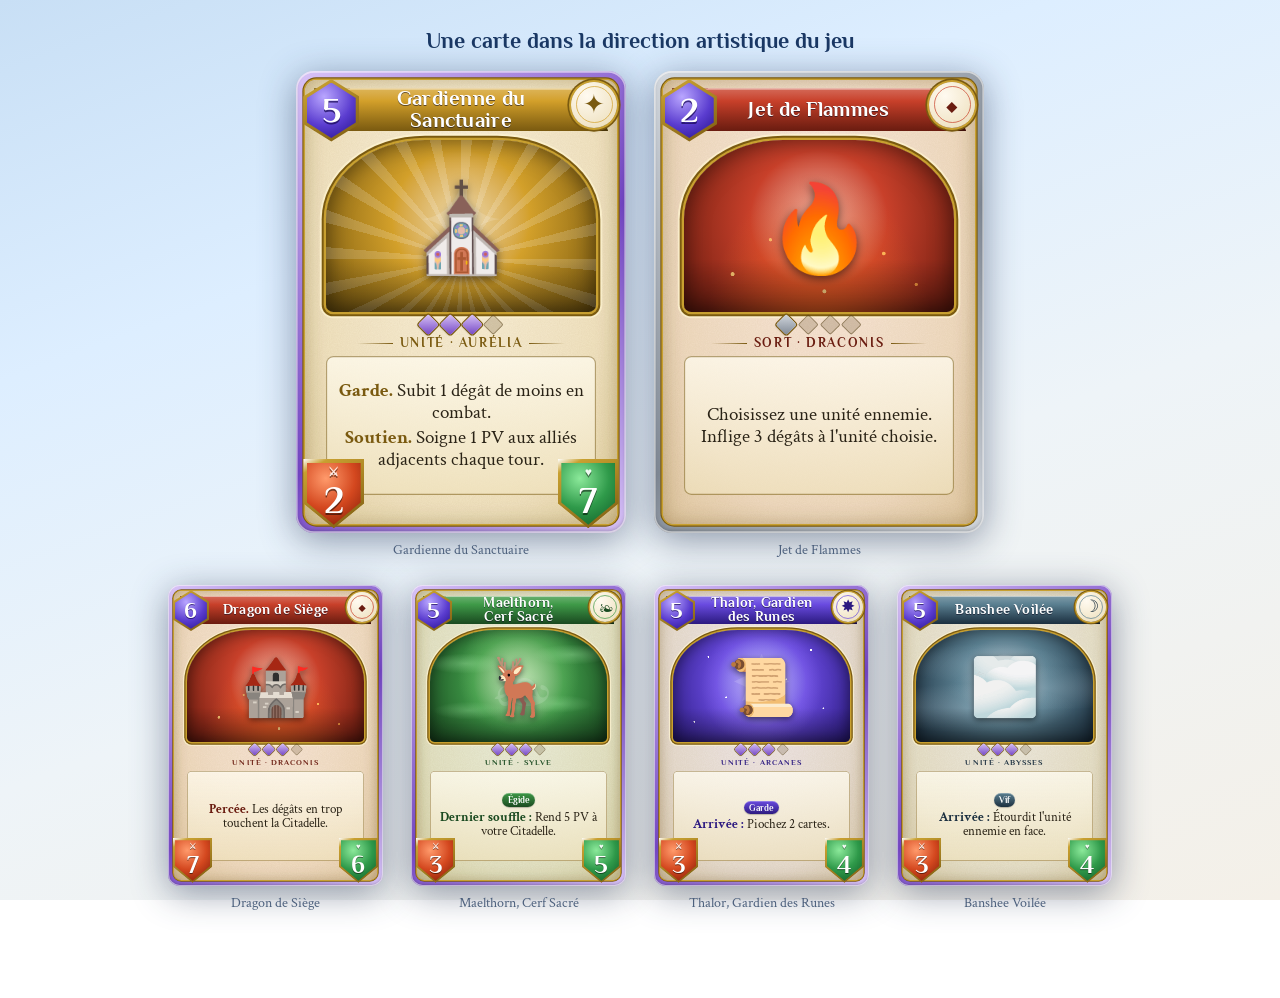
<file: tools/card-design.html>
<!DOCTYPE html>
<html lang="fr"><head><meta charset="UTF-8"><meta name="viewport" content="width=device-width,initial-scale=1">
<title>Carte Codex</title>
<link href="https://fonts.googleapis.com/css2?family=Philosopher:wght@400;700&family=Crimson+Text:ital,wght@0,400;0,600;1,400&display=swap" rel="stylesheet">
<style>
/* Direction artistique : « le Codex ». Une page de manuscrit enluminé : parchemin, filet d'or, encre marine ; la couleur de la
   faction habille le ruban, le médaillon et la fenêtre d'illustration ; la rareté change le métal du cadre. */
:root { --T: "Philosopher", Georgia, serif; --B: "Crimson Text", Georgia, serif; --navy: #1a3864; --ink: #2a2316; --gold: #c8a030; --gold-d: #7a5a10; }
* { box-sizing: border-box; margin: 0; }
body { font-family: var(--B); min-height: 100vh; padding: 28px 16px 60px; background: linear-gradient(160deg, #c8dff5 0%, #ddeeff 28%, #eef4f8 58%, #f4f0e8 100%) fixed; color: var(--navy); }
.row { display: flex; gap: 28px; flex-wrap: wrap; align-items: flex-end; justify-content: center; max-width: 1100px; margin: 0 auto 26px; }
h1 { font: 700 22px var(--T); text-align: center; margin-bottom: 18px; }
.cap { font: 14px var(--B); color: #566a86; text-align: center; margin-top: 8px; }

/* ───────── La carte ───────── */
.cd { --fc: #c89a2c; --fd: #6e520e; --ft: #fbf3da; --m1: #c9d3de; --m2: #7d8da0;
  position: relative; width: 100%; aspect-ratio: 5 / 7; container-type: inline-size; filter: drop-shadow(0 .6cqw 1.4cqw rgba(20, 35, 70, .45)); user-select: none; }
.cd.f-AURELIA { --fc: #d3a02a; --fd: #7a5a10; --ft: #fbf1d4; } .cd.f-DRACONIS { --fc: #c8402a; --fd: #6a1c10; --ft: #fbe6df; }
.cd.f-SYLVE { --fc: #3f9a48; --fd: #1a4a20; --ft: #e6f3e1; } .cd.f-ARCANES { --fc: #6a4be0; --fd: #2c1a80; --ft: #ece6fb; } .cd.f-ABYSSES { --fc: #5a7f90; --fd: #1c3040; --ft: #e5edf1; }
/* métal du cadre selon la rareté */
.cd.r-C { --m1: #d3d8de; --m2: #7f8894; } .cd.r-R { --m1: #bcd6f2; --m2: #3f78b4; } .cd.r-E { --m1: #d9c4f7; --m2: #7345c4; } .cd.r-L { --m1: #ffe9a0; --m2: #b8860b; }
.cd-metal { position: absolute; inset: 0; border-radius: 5.4cqw; background: linear-gradient(140deg, var(--m1), var(--m2) 55%, var(--m1) 100%); box-shadow: inset 0 0 0 .5cqw rgba(255, 255, 255, .55), inset 0 -.8cqw 1.4cqw rgba(0, 0, 0, .25); }
.cd.r-L .cd-metal { box-shadow: inset 0 0 0 .5cqw rgba(255, 255, 255, .8), inset 0 -.8cqw 1.4cqw rgba(0, 0, 0, .3), 0 0 4cqw rgba(255, 205, 80, .55); }
.cd-paper { position: absolute; inset: 2.6cqw; border-radius: 3.4cqw; overflow: hidden;
  background: radial-gradient(ellipse at 50% 30%, #fffaf0, #f4ead0 70%, #e6d7b0),
    linear-gradient(var(--ft), var(--ft));
  background-blend-mode: normal;
  box-shadow: 0 0 0 .45cqw var(--gold), 0 0 0 .8cqw var(--gold-d), inset 0 0 6cqw rgba(110, 80, 20, .35); }
.cd-paper::before { content: ""; position: absolute; inset: 0; background: color-mix(in srgb, var(--fc) 9%, transparent); mix-blend-mode: multiply; }
.cd-paper::after { content: ""; position: absolute; inset: 0; opacity: .5; mix-blend-mode: multiply;
  background-image: url("data:image/svg+xml;utf8,<svg xmlns='http://www.w3.org/2000/svg' width='160' height='160'><filter id='n'><feTurbulence type='fractalNoise' baseFrequency='.9' numOctaves='2' seed='4'/><feColorMatrix values='0 0 0 0 .45  0 0 0 0 .34  0 0 0 0 .15  0 0 0 .22 0'/></filter><rect width='160' height='160' filter='url(%23n)'/></svg>"); }
.cd > *:not(.cd-metal):not(.cd-paper) { position: absolute; z-index: 2; }

/* ruban du nom */
.cd-ribbon { left: 11cqw; right: 11cqw; top: 5.2cqw; height: 13cqw; display: grid; place-items: center;
  background: linear-gradient(180deg, color-mix(in srgb, var(--fc) 78%, #fff), var(--fc) 30%, var(--fd));
  clip-path: polygon(0 0, 100% 0, 96% 50%, 100% 100%, 0 100%, 4% 50%); box-shadow: inset 0 .5cqw 0 rgba(255, 255, 255, .45); filter: drop-shadow(0 .5cqw .6cqw rgba(0, 0, 0, .4)); }
.cd-name { font: 700 6.4cqw/1.02 var(--T); color: #fff; text-align: center; padding: 0 7.5cqw; text-shadow: 0 .45cqw 0 rgba(20, 20, 40, .6); text-wrap: balance; letter-spacing: .1cqw; }
.cd-ribbon-edge { top: 5.2cqw; height: 13cqw; width: 11cqw; background: linear-gradient(180deg, var(--fd), color-mix(in srgb, var(--fd) 60%, #000)); z-index: 1 !important; }
.cd-ribbon-edge.l { left: 5.4cqw; clip-path: polygon(0 0, 100% 0, 100% 100%, 0 100%, 22% 50%); } .cd-ribbon-edge.r { right: 5.4cqw; clip-path: polygon(0 0, 100% 0, 78% 50%, 100% 100%, 0 100%); }
/* cristal d'Aether (coût) */
.cd-cost { left: 2.2cqw; top: 2.4cqw; width: 17cqw; height: 19cqw; display: grid; place-items: center; z-index: 4 !important;
  clip-path: polygon(50% 0, 100% 28%, 100% 72%, 50% 100%, 0 72%, 0 28%); background: linear-gradient(150deg, #fff, var(--gold) 12%, var(--gold-d) 100%); }
.cd-cost::before { content: ""; position: absolute; inset: 1.1cqw; clip-path: inherit; background: radial-gradient(circle at 35% 25%, #b9a6ff, #5a3ccf 55%, #24108a); }
.cd-cost b { position: relative; font: 700 10.6cqw/1 var(--T); color: #fff; text-shadow: 0 .5cqw 0 rgba(20, 5, 80, .7); }
/* médaillon de faction */
.cd-sigil { right: 2.6cqw; top: 3.2cqw; width: 14cqw; height: 14cqw; border-radius: 50%; display: grid; place-items: center; z-index: 4 !important; font-size: 8cqw; color: var(--fd);
  background: radial-gradient(circle at 35% 30%, #fffaf0, #eadbb4); box-shadow: 0 0 0 .6cqw var(--gold), 0 0 0 1.1cqw var(--gold-d), 0 .6cqw 1cqw rgba(0, 0, 0, .35); }
.cd-sigil::after { content: ""; position: absolute; inset: 1.4cqw; border-radius: 50%; border: .35cqw solid color-mix(in srgb, var(--fc) 70%, transparent); }
/* fenêtre d'illustration en arche */
.cd-art { left: 9cqw; right: 9cqw; top: 21cqw; height: 52cqw; border-radius: 30cqw 30cqw 2.2cqw 2.2cqw / 24cqw 24cqw 2.2cqw 2.2cqw; overflow: hidden; display: grid; place-items: center;
  background: radial-gradient(circle at 50% 46%, color-mix(in srgb, var(--fc) 40%, #fff), var(--fc) 42%, var(--fd) 100%);
  box-shadow: 0 0 0 .7cqw var(--gold), 0 0 0 1.3cqw var(--gold-d), 0 0 0 1.9cqw rgba(255, 245, 210, .7), inset 0 0 7cqw rgba(0, 0, 0, .5); }
.cd-art::before { content: ""; position: absolute; inset: -30%; background: repeating-conic-gradient(from 0deg at 50% 62%, rgba(255, 255, 255, .13) 0 6deg, transparent 6deg 16deg); }
.cd.f-AURELIA .cd-art::before { background: repeating-conic-gradient(from 0deg at 50% 62%, rgba(255, 255, 255, .16) 0 5deg, transparent 5deg 15deg); }
.cd.f-DRACONIS .cd-art::before { inset: 0; background: radial-gradient(circle at 18% 78%, rgba(255, 210, 120, .9) 0 .5cqw, transparent .7cqw), radial-gradient(circle at 74% 66%, rgba(255, 190, 90, .9) 0 .45cqw, transparent .65cqw), radial-gradient(circle at 52% 88%, rgba(255, 220, 140, .9) 0 .5cqw, transparent .7cqw), radial-gradient(circle at 86% 84%, rgba(255, 170, 70, .8) 0 .4cqw, transparent .6cqw), radial-gradient(circle at 32% 58%, rgba(255, 200, 110, .8) 0 .4cqw, transparent .6cqw), radial-gradient(ellipse at 50% 120%, rgba(255, 120, 30, .55), transparent 60%); }
.cd.f-SYLVE .cd-art::before { inset: 0; background: radial-gradient(ellipse 22% 9% at 20% 30%, rgba(190, 255, 190, .3), transparent), radial-gradient(ellipse 22% 9% at 80% 22%, rgba(190, 255, 190, .3), transparent), radial-gradient(ellipse 20% 8% at 72% 66%, rgba(190, 255, 190, .25), transparent), radial-gradient(ellipse 20% 8% at 22% 72%, rgba(190, 255, 190, .25), transparent), radial-gradient(circle at 50% 40%, rgba(220, 255, 180, .35), transparent 55%); }
.cd.f-ARCANES .cd-art::before { inset: 0; background: radial-gradient(circle at 20% 24%, #fff 0 .35cqw, transparent .5cqw), radial-gradient(circle at 78% 18%, #fff 0 .4cqw, transparent .55cqw), radial-gradient(circle at 64% 44%, #fff 0 .3cqw, transparent .45cqw), radial-gradient(circle at 30% 60%, #fff 0 .3cqw, transparent .45cqw), radial-gradient(circle at 85% 70%, #fff 0 .35cqw, transparent .5cqw), radial-gradient(circle at 12% 82%, #fff 0 .3cqw, transparent .45cqw), radial-gradient(circle at 50% 50%, rgba(190, 170, 255, .45), transparent 58%); }
.cd.f-ABYSSES .cd-art::before { inset: 0; background: radial-gradient(ellipse 60% 22% at 30% 70%, rgba(220, 235, 245, .22), transparent), radial-gradient(ellipse 55% 20% at 72% 52%, rgba(220, 235, 245, .18), transparent), radial-gradient(ellipse 50% 18% at 40% 30%, rgba(220, 235, 245, .14), transparent); }
.cd-art::after { content: ""; position: absolute; left: 0; right: 0; bottom: 0; height: 30%; background: linear-gradient(0deg, rgba(0, 0, 0, .35), transparent); }
.cd-sym { position: absolute; font-size: 34cqw; color: #fff; opacity: .15; }
.cd-emoji { position: relative; z-index: 1; font-size: 26cqw; line-height: 1; margin-top: 4cqw; filter: drop-shadow(0 1.2cqw 1.4cqw rgba(0, 0, 0, .55)); }
.cd-img { position: absolute; inset: 0; width: 100%; height: 100%; object-fit: cover; z-index: 2; }
/* gemmes de rareté sous l'arche */
.cd-gems { left: 0; right: 0; top: 74.6cqw; display: flex; justify-content: center; gap: 2.2cqw; z-index: 3 !important; }
.cd-gems i { width: 4.4cqw; height: 4.4cqw; transform: rotate(45deg); border-radius: .7cqw; background: rgba(90, 70, 30, .22); box-shadow: inset 0 0 0 .3cqw rgba(90, 70, 30, .5); }
.cd-gems i.on { background: linear-gradient(135deg, var(--m1), var(--m2)); box-shadow: 0 0 0 .35cqw var(--gold-d), 0 .3cqw .6cqw rgba(0, 0, 0, .35); }
/* ligne de type */
.cd-type { left: 0; right: 0; top: 80.5cqw; text-align: center; font: 700 3.9cqw/1 var(--T); letter-spacing: .5cqw; text-transform: uppercase; color: var(--fd); }
.cd-type::before, .cd-type::after { content: ""; display: inline-block; width: 11cqw; height: .35cqw; margin: 0 2cqw; vertical-align: middle; background: linear-gradient(90deg, transparent, var(--gold-d)); }
.cd-type::after { background: linear-gradient(270deg, transparent, var(--gold-d)); }
/* texte */
.cd-body { left: 9cqw; right: 9cqw; top: 86.5cqw; bottom: 11.5cqw; padding: 2.2cqw 3cqw; border-radius: 2.2cqw; display: flex; flex-direction: column; justify-content: center; text-align: center;
  background: linear-gradient(180deg, rgba(255, 252, 240, .75), rgba(240, 227, 190, .65)); box-shadow: inset 0 0 0 .35cqw rgba(122, 90, 16, .55), inset 0 .3cqw .8cqw rgba(255, 255, 255, .6); font: 5.9cqw/1.13 var(--B); color: var(--ink); }
.cd-body p + p { margin-top: 1cqw; } .cd-body i { font-style: normal; font-weight: 700; color: var(--fd); }
.cd-kws { display: flex; flex-wrap: wrap; justify-content: center; gap: 1.2cqw; margin-bottom: 1.6cqw; }
.cd-kws span { font: 700 4.4cqw/1 var(--T); padding: .9cqw 2.4cqw; border-radius: 99px; color: #fff; background: linear-gradient(180deg, var(--fc), var(--fd)); box-shadow: 0 .3cqw .5cqw rgba(0, 0, 0, .3), inset 0 .3cqw 0 rgba(255, 255, 255, .35); }
/* écus de stats */
.cd-stat { bottom: 1.4cqw; width: 18.5cqw; height: 21cqw; z-index: 4 !important; display: grid; place-items: center; padding-top: 1.2cqw;
  clip-path: polygon(0 0, 100% 0, 100% 64%, 50% 100%, 0 64%); font: 700 11.5cqw/1 var(--T); color: #fff; text-shadow: 0 .5cqw 0 rgba(0, 0, 0, .5); }
.cd-stat::before { content: ""; position: absolute; inset: 0; z-index: -1; clip-path: inherit; background: linear-gradient(150deg, #fff, var(--gold) 14%, var(--gold-d)); }
.cd-stat::after { content: ""; position: absolute; inset: 1.1cqw; z-index: -1; clip-path: inherit; }
.cd-stat.atk { left: 2.2cqw; } .cd-stat.atk::after { background: radial-gradient(circle at 35% 25%, #ff9a6b, #d4481f 50%, #7d1a05); }
.cd-stat.hp { right: 2.2cqw; } .cd-stat.hp::after { background: radial-gradient(circle at 35% 25%, #8be99a, #2f9a4a 50%, #0f5a26); }
.cd-stat small { position: absolute; top: 2.4cqw; font-size: 3.6cqw; opacity: .9; }
.cd-stat span { margin-top: 3cqw; }
/* reflet des Légendaires */
.cd.r-L .cd-paper > .foil { position: absolute; inset: 0; z-index: 5; mix-blend-mode: soft-light; background: linear-gradient(115deg, transparent 32%, rgba(255, 255, 255, .85) 50%, transparent 68%) 0 0 / 260% 100%; animation: foil 3.4s linear infinite; }
@keyframes foil { from { background-position: 160% 0; } to { background-position: -110% 0; } }
@media (prefers-reduced-motion: reduce) { .cd.r-L .cd-paper > .foil { animation: none; } }
.cd.mini .cd-body, .cd.mini .cd-type, .cd.mini .cd-gems { display: none; }
</style></head>
<body>
<h1>Une carte dans la direction artistique du jeu</h1>
<div class="row" id="row"></div>
<div class="row" id="row2"></div>

<script src="../js/cards.js"></script>
<script>
const F = CA.FACTIONS, KW = CA.KEYWORDS, esc = (s) => String(s).replace(/[&<>"]/g, (m) => ({ "&": "&amp;", "<": "&lt;", ">": "&gt;", '"': "&quot;" }[m]));
const TIER = { C: 1, R: 2, E: 3, L: 4 };
const SHORT = { charge: "Attaque dès son arrivée.", vif: "Frappe en premier.", garde: "Subit 1 dégât de moins en combat.", egide: "Annule la prochaine source de dégâts.", percee: "Les dégâts en trop touchent la Citadelle.", rage: "+1 Attaque à chaque attaque survivante.", soutien: "Soigne 1 PV aux alliés adjacents chaque tour." };
function card(c, o = {}) {
  const unit = c.type === "unit", fac = F[c.f], r = c.r || "C";
  const kws = (c.kw || []).map((k) => `<span>${KW[k].name}</span>`).join("");
  let lines = CA.cardLines(c).map((l) => `<p>${l.label ? `<i>${l.label} :</i> ` : ""}${esc(l.text)}</p>`).join("");
  if (!lines && unit) lines = (c.kw || []).map((k) => `<p><i>${KW[k].name}.</i> ${SHORT[k]}</p>`).join("");
  return `<div class="cd f-${c.f} r-${r} ${unit ? "unit" : "spell"} ${o.mini ? "mini" : ""}">
    <div class="cd-metal"></div><div class="cd-paper"><span class="foil"></span></div>
    <i class="cd-ribbon-edge l"></i><i class="cd-ribbon-edge r"></i>
    <div class="cd-ribbon"><div class="cd-name">${esc(c.name)}</div></div>
    <div class="cd-cost"><b>${c.c}</b></div><div class="cd-sigil">${fac.sym}</div>
    <div class="cd-art"><span class="cd-sym">${fac.sym}</span><span class="cd-emoji">${c.e}</span>${o.art ? `<img class="cd-img" src="demo-art/${c.id}.webp" alt="">` : ""}</div>
    <div class="cd-gems">${[1, 2, 3, 4].map((n) => `<i class="${n <= TIER[r] ? "on" : ""}"></i>`).join("")}</div>
    <div class="cd-type">${unit ? "Unité" : "Sort"} · ${fac.short}</div>
    <div class="cd-body">${kws && lines && CA.cardLines(c).length ? `<div class="cd-kws">${kws}</div>` : ""}${lines}</div>
    ${unit ? `<div class="cd-stat atk"><small>⚔</small><span>${c.atk}</span></div><div class="cd-stat hp"><small>♥</small><span>${c.hp}</span></div>` : ""}
  </div>`;
}
const big = (id, w, art) => `<div style="width:${w}px">${card(CA.BY_ID[id], { art })}<div class="cap">${CA.BY_ID[id].name}</div></div>`;
document.getElementById("row").innerHTML = big("A12", 330) + big("D15", 330);
document.getElementById("row2").innerHTML = ["D11", "S12", "R11", "M13"].map((id) => big(id, 215)).join("");
</script>
</body></html>
</file>
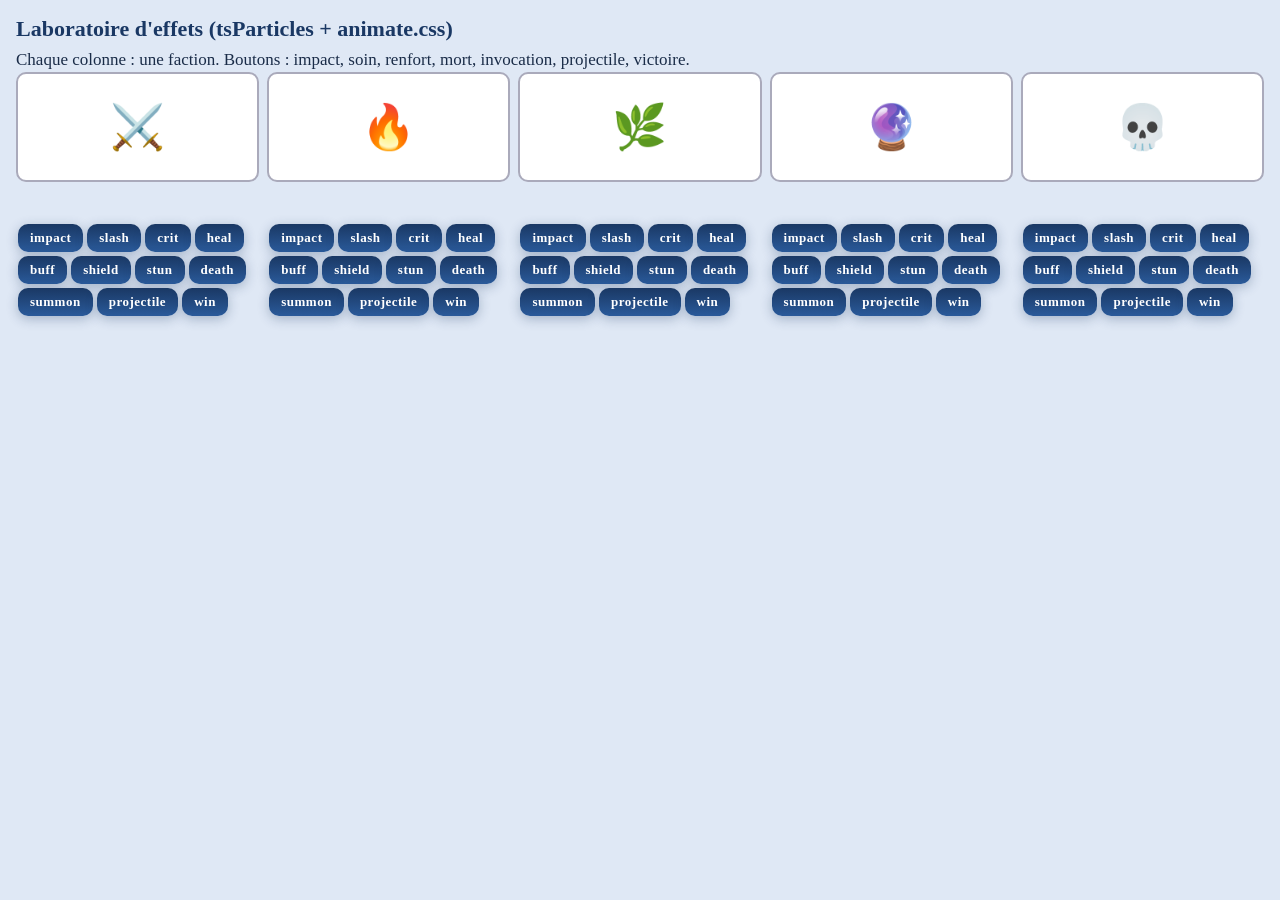
<file: tools/vfx-lab.html>
<!DOCTYPE html>
<html lang="fr"><head><meta charset="UTF-8"><meta name="viewport" content="width=device-width,initial-scale=1">
<title>Laboratoire d'effets</title>
<link rel="stylesheet" href="../vendor/animate.min.css"><link rel="stylesheet" href="../css/style.css">
<style>body{padding:16px;background:#dfe8f5}.grid2{display:grid;grid-template-columns:repeat(5,1fr);gap:8px}.target{height:110px;border-radius:10px;background:#fff;display:grid;place-items:center;font-size:44px;border:2px solid #aab}#b-fx{position:fixed;inset:0;pointer-events:none;z-index:50}button{margin:2px}</style></head>
<body><h2>Laboratoire d'effets (tsParticles + animate.css)</h2><p>Chaque colonne : une faction. Boutons : impact, soin, renfort, mort, invocation, projectile, victoire.</p>
<div class="grid2" id="g"></div><div id="b-fx"></div>
<script src="../vendor/tsparticles.bundle.min.js"></script><script src="../js/cards.js"></script><script>CA.FX_BASE = "../fx/";</script><script src="../fx/effects.js"></script><script src="../js/vfx.js"></script>
<script>
const F=["AURELIA","DRACONIS","SYLVE","ARCANES","ABYSSES"],E=["⚔️","🔥","🌿","🔮","💀"];
const g=document.getElementById("g");
F.forEach((f,i)=>{const c=document.createElement("div");c.innerHTML=`<div class="target" id="t-${f}">${E[i]}</div><div class="src" id="s-${f}" style="height:40px"></div>`+["impact","slash","crit","heal","buff","shield","stun","death","summon","projectile","win"].map(k=>`<button class="btn small" data-f="${f}" data-k="${k}">${k}</button>`).join("");g.appendChild(c)});
document.addEventListener("click",e=>{const b=e.target.closest("button");if(!b)return;const f=b.dataset.f,k=b.dataset.k,t=document.getElementById("t-"+f).getBoundingClientRect(),s=document.getElementById("s-"+f).getBoundingClientRect(),V=CA.VFX;
if(k==="projectile")V.projectile(s,t,f).then(()=>V.impact(t,f,5));else if(k==="win")V.win(t);else if(k==="slash")V.slash(t,f,false);else if(k==="crit")V.slash(t,f,true);else if(k==="heal")V.healFx(t,f);else if(k==="buff")V.buffFx(t,f);else if(k==="shield")V.shieldFx(t);else if(k==="stun")V.stunFx(t);else if(k==="death")V.deathFx(t,f);else if(k==="summon")V.summonFx(t,f);else V[k](t,f);});
</script></body></html>
</file>
<file: css/style.css>
/* Codex Arcanum — styles. Une seule feuille, organisée : base → cartes → écrans → combat. */

/* ───────── Base ───────── */
:root {
  --ink: #1a2c48; --navy: #1a3864; --navy-2: #2a5a9a; --gold: #9a7010; --gold-2: #c8a030;
  --muted: #5d7694; --line: rgba(120, 160, 205, .45); --panel: rgba(255, 255, 255, .92);
  --bg: linear-gradient(165deg, #c8dff5 0%, #ddeeff 28%, #eef4f8 58%, #f4f0e8 100%);
  --T: "Philosopher", Georgia, serif; --B: "Crimson Text", Georgia, serif;
  --good: #2d7a30; --bad: #a82a2a;
}
* { box-sizing: border-box; margin: 0; padding: 0; -webkit-tap-highlight-color: transparent; }
[hidden] { display: none !important; }
html, body { min-height: 100%; }
body { font-family: var(--B); font-size: 17px; color: var(--ink); background: var(--bg) fixed; line-height: 1.35; }
button { font-family: inherit; font-size: inherit; cursor: pointer; border: 0; color: inherit; background: none; }
button:disabled { cursor: not-allowed; opacity: .45; }
input, select { font-family: inherit; font-size: 16px; color: inherit; }
h1, h2, h3 { font-family: var(--T); color: var(--navy); line-height: 1.15; }
h1 { font-size: 30px; letter-spacing: 1px; } h2 { font-size: 22px; margin-bottom: 8px; } h3 { font-size: 17px; margin-bottom: 4px; }
p + p { margin-top: 8px; }

#top { position: sticky; top: 0; z-index: 20; display: flex; align-items: center; justify-content: space-between; gap: 10px;
  padding: 8px 14px; padding-top: calc(8px + env(safe-area-inset-top)); background: rgba(255, 255, 255, .9); backdrop-filter: blur(12px);
  border-bottom: 1px solid var(--line); box-shadow: 0 2px 14px rgba(26, 56, 100, .08); }
.brand { display: flex; align-items: center; gap: 8px; font-family: var(--T); font-weight: 700; color: var(--navy); letter-spacing: 2px; font-size: 15px; white-space: nowrap; }
.brand-mark { color: var(--gold); font-size: 20px; }

.screen { display: none; max-width: 1100px; margin: 0 auto; padding: 18px 14px 60px; }
.screen.on { display: block; animation: rise .22s ease both; }
@keyframes rise { from { opacity: 0; transform: translateY(6px); } to { opacity: 1; transform: none; } }
.panel { background: var(--panel); border: 1px solid var(--line); border-radius: 14px; padding: 16px; box-shadow: 0 4px 22px rgba(26, 56, 100, .08); }
.lead { color: var(--muted); font-style: italic; margin-bottom: 14px; }
.btn { display: inline-flex; align-items: center; justify-content: center; gap: 6px; font-family: var(--T); font-weight: 700; letter-spacing: .5px;
  padding: 11px 20px; border-radius: 10px; background: linear-gradient(180deg, var(--navy), var(--navy-2)); color: #fff; box-shadow: 0 3px 12px rgba(26, 56, 100, .3); }
.btn.gold { background: linear-gradient(180deg, #b88a1c, #d6a93a); color: #2b1d00; box-shadow: 0 3px 12px rgba(154, 112, 16, .35); }
.btn.ghost { background: rgba(255, 255, 255, .8); color: var(--navy); border: 1px solid var(--line); box-shadow: none; }
.btn.small { padding: 6px 12px; font-size: 13px; }
.chip { display: inline-flex; align-items: center; gap: 4px; padding: 4px 10px; border-radius: 99px; border: 1px solid var(--line); background: rgba(255, 255, 255, .85); font-size: 14px; color: var(--muted); }
.chip.on { background: var(--navy); border-color: var(--navy); color: #fff; }
.row { display: flex; flex-wrap: wrap; gap: 8px; align-items: center; }
.muted { color: var(--muted); }


.grid { display: grid; gap: 12px; grid-template-columns: repeat(auto-fill, minmax(150px, 1fr)); }
.grid > button { display: block; width: 100%; position: relative; border-radius: 10px; transition: transform .12s; }
.grid > button:hover { transform: translateY(-3px); }

/* ───────── Écran Jouer ───────── */
.hero { text-align: center; padding: 8px 0 18px; }
.hero p { max-width: 640px; margin: 8px auto 0; color: var(--muted); }
.setup { display: grid; gap: 14px; grid-template-columns: 1fr; margin-bottom: 18px; }
.pick-list { display: grid; gap: 8px; margin: 8px 0 12px; }
.pick { display: flex; align-items: center; gap: 10px; text-align: left; padding: 10px 12px; border-radius: 10px; border: 1.5px solid var(--line); background: #fff; }
.pick.on { border-color: var(--navy); box-shadow: 0 0 0 2px rgba(26, 56, 100, .18); background: #f3f8ff; }
.pick .sym { width: 30px; height: 30px; border-radius: 50%; display: grid; place-items: center; color: #fff; font-size: 16px; flex: none; }
.pick small { display: block; color: var(--muted); font-size: 14px; }
.factions { display: grid; gap: 10px; grid-template-columns: repeat(auto-fit, minmax(190px, 1fr)); }
.faction-box { border-radius: 12px; padding: 12px 14px; border: 1.5px solid var(--fc); background: var(--ft); }
.faction-box h3 { color: var(--fd); } .faction-box p { font-size: 15px; } .faction-box .keys { margin-top: 6px; font-size: 13px; font-weight: 600; color: var(--fd); letter-spacing: .3px; }
.stat-line { display: flex; gap: 18px; flex-wrap: wrap; font-family: var(--T); color: var(--navy); margin-top: 6px; }
@media (min-width: 760px) { .setup { grid-template-columns: 1fr 1fr; } }

/* ───────── Cartes / Decks ───────── */
.filters { display: flex; flex-wrap: wrap; gap: 6px; margin-bottom: 14px; align-items: center; }
.filters input[type=search] { flex: 1 1 160px; padding: 8px 12px; border-radius: 99px; border: 1px solid var(--line); background: #fff; }
.filters .sep { width: 1px; height: 22px; background: var(--line); margin: 0 4px; }
.deck-layout { display: grid; gap: 16px; }
@media (min-width: 900px) { .deck-layout { grid-template-columns: 1fr 340px; align-items: start; } .deck-panel { position: sticky; top: 70px; } }
.deck-head { display: flex; gap: 8px; align-items: center; margin-bottom: 8px; }
.deck-head input { flex: 1; min-width: 0; padding: 8px 10px; border: 1px solid var(--line); border-radius: 8px; font-family: var(--T); font-weight: 700; color: var(--navy); }
.count { font-family: var(--T); font-weight: 700; font-size: 20px; color: var(--navy); }
.count.ok { color: var(--good); }
.curve { display: flex; align-items: flex-end; gap: 4px; height: 56px; margin: 6px 0 4px; }
.curve div { flex: 1; text-align: center; font-size: 11px; color: var(--muted); }
.curve i { display: block; background: linear-gradient(180deg, var(--navy-2), var(--navy)); border-radius: 3px 3px 0 0; min-height: 2px; }
.errs { color: var(--bad); font-size: 14px; margin: 6px 0; }
.deck-rows { display: grid; gap: 3px; max-height: 52vh; overflow: auto; margin-top: 8px; }
.deck-row { display: flex; align-items: center; gap: 8px; width: 100%; text-align: left; padding: 5px 8px; border-radius: 7px; background: #fff; border: 1px solid var(--line); border-left: 4px solid var(--fc, #888); font-size: 15px; }
.deck-row .cost { width: 20px; height: 20px; border-radius: 50%; background: var(--navy); color: #fff; display: grid; place-items: center; font-size: 12px; font-family: var(--T); flex: none; }
.deck-row .n { margin-left: auto; font-family: var(--T); color: var(--muted); }
.saved { display: grid; gap: 6px; margin: 8px 0 14px; }
.saved .pick { padding: 8px 10px; }

/* ───────── Règles ───────── */
.rules { max-width: 760px; margin: 0 auto; }
.rules h2 { margin-top: 22px; } .rules ul, .rules ol { margin: 6px 0 6px 22px; } .rules li { margin: 3px 0; }
.rules .kwrow { display: grid; grid-template-columns: 110px 1fr; gap: 8px; margin: 5px 0; align-items: baseline; }
.rules .tag { font-family: var(--T); font-weight: 700; color: var(--navy); }
.rules .box { background: #fff; border: 1px solid var(--line); border-radius: 10px; padding: 10px 14px; margin: 10px 0; }

/* ───────── Fenêtre de détail ───────── */
#sheet { position: fixed; inset: 0; z-index: 60; display: flex; align-items: flex-end; justify-content: center; background: rgba(15, 30, 55, .55); backdrop-filter: blur(3px); animation: fade .15s; }
@keyframes fade { from { opacity: 0; } }
.sheet-box { width: min(100%, 560px); max-height: 92vh; overflow: auto; background: #f7fafd; border-radius: 18px 18px 0 0; padding: 16px 16px calc(16px + env(safe-area-inset-bottom)); display: grid; gap: 12px; grid-template-columns: 170px 1fr; animation: slide .2s ease; }
@keyframes slide { from { transform: translateY(30px); opacity: 0; } }
.sheet-box .card { box-shadow: 0 6px 22px rgba(26, 56, 100, .35); }
.sheet-info { min-width: 0; } .sheet-info .lore { font-style: italic; color: var(--muted); margin: 8px 0; }
.kwdef { font-size: 15px; margin: 3px 0; } .kwdef b { color: var(--navy); font-family: var(--T); }
.sheet-actions { grid-column: 1 / -1; display: flex; gap: 8px; flex-wrap: wrap; justify-content: flex-end; }
.sheet-why { color: var(--bad); font-size: 14px; width: 100%; text-align: right; }
@media (min-width: 700px) { #sheet { align-items: center; } .sheet-box { border-radius: 18px; } }
@media (max-width: 400px) { .sheet-box { grid-template-columns: 130px 1fr; } }
#toast { position: fixed; left: 50%; bottom: 90px; transform: translateX(-50%); z-index: 90; background: var(--navy); color: #fff; padding: 9px 16px; border-radius: 99px; font-size: 15px; box-shadow: 0 4px 18px rgba(0, 0, 0, .3); max-width: 90vw; text-align: center; }

/* ───────── Combat ───────── */
#battle { position: fixed; inset: 0; z-index: 40; display: flex; flex-direction: column; background: radial-gradient(ellipse at 50% 40%, #e9f2fb, #c9dcef 70%, #b5cbe3); padding-top: env(safe-area-inset-top); }
.b-bar { display: flex; align-items: center; gap: 10px; padding: 6px 12px; background: rgba(255, 255, 255, .85); border-bottom: 1px solid var(--line); }
.b-bar.me { border-top: 1px solid var(--line); border-bottom: 0; padding-bottom: calc(6px + env(safe-area-inset-bottom)); }
.b-name { font-family: var(--T); font-weight: 700; color: var(--navy); font-size: 14px; white-space: nowrap; }
.cit { position: relative; flex: 1; height: 24px; border-radius: 12px; background: #dbe4ee; overflow: hidden; border: 1px solid var(--line); min-width: 80px; }
.cit i { position: absolute; inset: 0; transform-origin: left; background: linear-gradient(90deg, #c0392b, #e8744f); transition: transform .4s; }
.me .cit i, .cit.mine i { background: linear-gradient(90deg, #2a6aa8, #4d97d6); }
.cit span { position: relative; z-index: 1; display: block; text-align: center; font-family: var(--T); font-weight: 700; font-size: 14px; line-height: 22px; color: #fff; text-shadow: 0 1px 2px rgba(0, 0, 0, .5); }
.cit.flash { animation: flash .5s; } @keyframes flash { 30% { box-shadow: 0 0 0 4px rgba(220, 60, 40, .6); transform: scale(1.03); } }
.aether { display: flex; gap: 3px; align-items: center; font-family: var(--T); font-weight: 700; color: #3b2bb0; font-size: 14px; }
.pip { width: 11px; height: 11px; border-radius: 50%; border: 1.5px solid #5a3ccf; } .pip.full { background: radial-gradient(circle at 35% 30%, #a99aff, #5a3ccf); }
.b-meta { font-size: 13px; color: var(--muted); white-space: nowrap; }
.field { flex: 1; min-height: 0; display: flex; flex-direction: column; justify-content: space-evenly; padding: 6px 8px; gap: 6px; }
.lane-row { display: grid; grid-template-columns: repeat(4, 1fr); gap: 6px; max-width: 520px; width: 100%; margin: 0 auto; }
.slot { position: relative; aspect-ratio: 5 / 6.4; border-radius: 10px; border: 1.5px dashed rgba(26, 56, 100, .25); background: rgba(255, 255, 255, .35); display: grid; place-items: stretch; padding: 0; }
.slot.hint { border: 2px solid var(--gold-2); background: rgba(255, 230, 140, .35); animation: pulse 1s infinite; }
.slot.target { border: 2px solid #d03a2a; animation: pulse 1s infinite; } .slot.target.ally { border-color: #2a9a4a; }
@keyframes pulse { 50% { box-shadow: 0 0 0 4px rgba(200, 160, 48, .35); } }
.mid { text-align: center; font-size: 14px; color: var(--navy); min-height: 40px; display: grid; place-items: center; padding: 0 8px; }
.mid .log1 { opacity: .6; font-size: 13px; }
.mid.turn-me .log0 { font-weight: 600; }
.tile { position: relative; width: 100%; height: 100%; border-radius: 9px; border: 2px solid rgba(255, 255, 255, .6); background: linear-gradient(165deg, var(--fc), var(--fd)); display: flex; flex-direction: column; align-items: center; justify-content: space-between; padding: 2px 2px 3px; overflow: hidden; container-type: inline-size; transition: transform .15s; }
.tile.f-AURELIA { --fc: #b8902c; --ft: #fbf3da; --fd: #6e520e; } .tile.f-DRACONIS { --fc: #b03a26; --ft: #fbe6e1; --fd: #601a10; } .tile.f-SYLVE { --fc: #2f7a36; --ft: #e4f3e2; --fd: #16401a; }
.tile.f-ARCANES { --fc: #5a3ccf; --ft: #ece7fb; --fd: #2c1a78; } .tile.f-ABYSSES { --fc: #4a6574; --ft: #e6edf1; --fd: #1c2c36; }
.tile .em { font-size: 34cqw; line-height: 1; margin-top: 4cqw; } .tile .nm { font-size: 13cqw; font-weight: 600; line-height: 1; text-align: center; color: #fff; text-shadow: 0 1px 2px rgba(0, 0, 0, .6); max-height: 2em; overflow: hidden; padding: 0 2cqw; }
.tile .st { display: flex; justify-content: space-between; width: 100%; padding: 0 2cqw; }
.tile .st b { font-family: var(--T); font-size: 20cqw; padding: 0 5cqw; border-radius: 99px; color: #fff; line-height: 1.35; }
.tile .st .a { background: #c4501f; } .tile .st .h { background: #2d8a38; } .tile .st .h.hurt { background: #b02a2a; } .tile .st .up { box-shadow: 0 0 0 1.5px #ffd54a inset; }
.tile .ic { position: absolute; top: 1px; left: 2px; right: 2px; display: flex; flex-wrap: wrap; gap: 1px; font-size: 10cqw; font-weight: 700; color: var(--fd); line-height: 1; }
.tile .ic span { background: rgba(255, 255, 255, .92); border-radius: 4px; padding: 0 2cqw; }
.tile .flag { position: absolute; right: 1px; bottom: 28%; font-size: 17cqw; }
.tile.shield { box-shadow: 0 0 0 2px #fff, 0 0 0 4px #5ab4f0; }
.tile.fresh { filter: saturate(.55) brightness(.97); } .tile.stun { filter: grayscale(.7); } .tile.hold { opacity: .75; border-style: dashed; }
.slot:has(.tile.atk) { z-index: 6; }
.tile.atk { animation: dashB .66s cubic-bezier(.3, 0, .2, 1); } .me-side .tile.atk { --d: -92px; } .foe-side .tile.atk { --d: 92px; }
@keyframes dashB { 0% { transform: none; } 38% { transform: translateY(calc(var(--d) * -.1)) scale(.94); } 55% { transform: translateY(var(--d)) scale(1.12); } 100% { transform: none; } }
.tile.recoil { animation: recoilB .5s; } .foe-side .tile.recoil { --rd: -16px; } .me-side .tile.recoil { --rd: 16px; }
@keyframes recoilB { 0% { transform: none; } 15% { transform: translateY(var(--rd)) rotate(-4deg); filter: brightness(2); } 100% { transform: none; } }
.tile.hurt { animation: hurtB .5s; } @keyframes hurtB { 0%, 100% { filter: none; transform: none; } 15% { filter: brightness(1.7) saturate(3) hue-rotate(-30deg); transform: translateX(-8px); } 35% { transform: translateX(8px); } 55% { transform: translateX(-5px); } }
.ring { position: fixed; z-index: 7; width: 20px; height: 20px; margin: -10px; border-radius: 50%; border: 4px solid #fff; box-shadow: 0 0 14px #fff; pointer-events: none; animation: ringB .45s ease-out forwards; }
@keyframes ringB { 0% { opacity: 1; transform: scale(.4); } 100% { opacity: 0; transform: scale(5); } }
#battle::after { content: ""; position: absolute; inset: 0; z-index: 25; pointer-events: none; box-shadow: inset 0 0 70px 12px rgba(200, 30, 20, 0); }
#battle.vig::after { animation: vigB .5s; } @keyframes vigB { 25% { box-shadow: inset 0 0 70px 14px rgba(200, 30, 20, .55); } }
.float.dmgB { font-size: 36px; }
.hand { display: flex; gap: 8px; overflow-x: auto; padding: 10px 12px 6px; background: rgba(255, 255, 255, .55); border-top: 1px solid var(--line); -webkit-overflow-scrolling: touch; scroll-snap-type: x proximity; }
.hand .hc { flex: 0 0 88px; position: relative; transition: transform .12s; scroll-snap-align: start; }
.hand .hc.sel { transform: translateY(-10px); } .hand .hc.cant .card { filter: grayscale(.55) opacity(.7); }
.b-actions { display: flex; gap: 8px; align-items: center; margin-left: auto; }
.banner { position: absolute; left: 50%; top: 56px; transform: translateX(-50%); z-index: 5; background: var(--gold); color: #fff; padding: 7px 14px; border-radius: 99px; font-family: var(--T); font-size: 14px; box-shadow: 0 3px 14px rgba(0, 0, 0, .3); display: flex; gap: 10px; align-items: center; white-space: nowrap; }
.banner button { background: rgba(255, 255, 255, .25); border-radius: 99px; padding: 1px 9px; }
#log-panel { position: absolute; right: 8px; top: 52px; z-index: 6; width: min(320px, 90vw); max-height: 50vh; overflow: auto; background: rgba(255, 255, 255, .97); border: 1px solid var(--line); border-radius: 12px; padding: 10px 12px; font-size: 14px; box-shadow: 0 6px 24px rgba(0, 0, 0, .25); }
#log-panel div { padding: 2px 0; border-bottom: 1px dotted var(--line); }
.over { position: absolute; inset: 0; z-index: 10; display: grid; place-items: center; background: rgba(15, 30, 55, .7); backdrop-filter: blur(4px); }
.over .panel { text-align: center; max-width: 340px; width: 88%; } .over h1 { font-size: 34px; } .over .row { justify-content: center; margin-top: 14px; }
.over.win h1 { color: var(--gold); } .over.lose h1 { color: var(--bad); }
.opp-hand { display: flex; gap: 2px; } .opp-hand i { width: 10px; height: 14px; border-radius: 2px; background: linear-gradient(160deg, var(--navy), var(--navy-2)); border: 1px solid #fff; }
@media (max-height: 640px) { .hand .hc { flex-basis: 70px; } .mid { min-height: 30px; } }
@media (min-width: 900px) { .hand .hc { flex-basis: 120px; } .lane-row { max-width: 640px; } }

/* ───────── Ajouts : constructeur de deck ───────── */
.grid > button .count-badge { left: 50%; right: auto; top: auto; bottom: 3cqw; transform: translateX(-50%); }
.info-btn { position: absolute; right: 6px; top: 6px; z-index: 4; width: 26px; height: 26px; border-radius: 50%; background: rgba(255, 255, 255, .95); border: 1px solid var(--line); color: var(--navy); font-family: var(--T); font-weight: 700; display: grid; place-items: center; font-size: 14px; }

/* ═════════ Produit : navigation, accueil, progression ═════════ */
.hd-right { display: flex; gap: 6px; align-items: center; }
.hd-chip { display: flex; gap: 8px; align-items: center; padding: 5px 11px; border-radius: 99px; background: #fff; border: 1px solid var(--line); font-family: var(--T); font-size: 13px; color: var(--navy); }
.hd-chip b { font-weight: 700; margin-left: 2px; }
.hd-chip.gold { background: linear-gradient(180deg, #d6a93a, #b88a1c); color: #2b1d00; border: 0; animation: pulseBtn 1.6s infinite; }
.hd-icon { width: 32px; height: 32px; border-radius: 50%; background: #fff; border: 1px solid var(--line); font-family: var(--T); font-weight: 700; color: var(--navy); font-size: 15px; }
#nav { position: fixed; left: 0; right: 0; bottom: 0; z-index: 30; display: flex; justify-content: space-around; gap: 2px; padding: 6px 6px calc(6px + env(safe-area-inset-bottom));
  background: rgba(255, 255, 255, .96); backdrop-filter: blur(12px); border-top: 1px solid var(--line); box-shadow: 0 -4px 20px rgba(26, 56, 100, .08); }
#nav button { flex: 1; display: flex; flex-direction: column; align-items: center; gap: 1px; padding: 5px 2px; border-radius: 12px; font-family: var(--T); font-size: 11px; color: var(--muted); }
#nav button .ic { font-size: 20px; line-height: 1.1; }
#nav button.on { color: var(--navy); font-weight: 700; background: rgba(26, 56, 100, .1); }
@media (min-width: 800px) { #nav { left: 50%; right: auto; transform: translateX(-50%); width: min(520px, 94vw); bottom: 14px; border: 1px solid var(--line); border-radius: 18px; } }
.screen { padding-bottom: 110px; }
@keyframes pulseBtn { 50% { box-shadow: 0 0 0 7px rgba(214, 169, 58, .35); } }
.pulse { animation: pulseBtn 1.5s infinite; }
.btn.block { display: flex; width: 100%; } .btn.big { font-size: 19px; padding: 15px 20px; }
.small { font-size: 14px; }
.grow { flex: 1; min-width: 0; }
.bar { height: 10px; border-radius: 99px; background: rgba(26, 56, 100, .12); overflow: hidden; margin: 5px 0; }
.bar i { display: block; height: 100%; transform-origin: left; background: linear-gradient(90deg, var(--gold), var(--gold-2)); transition: transform .5s; }
.bar.sm { height: 7px; }
.level-card { margin-bottom: 14px; }
.lvl-row { display: flex; align-items: center; gap: 12px; }
.lvl-badge { flex: none; width: 50px; height: 50px; border-radius: 50%; display: grid; place-items: center; font-family: var(--T); font-weight: 700; font-size: 22px; color: #fff; background: radial-gradient(circle at 35% 30%, #d6a93a, #8a640c); border: 3px solid #fff; box-shadow: 0 2px 8px rgba(0, 0, 0, .25); }
.streak { text-align: center; font-size: 22px; opacity: .4; } .streak.on { opacity: 1; } .streak b { display: block; font-family: var(--T); font-size: 14px; color: var(--navy); }
.level-card .btn { margin-top: 12px; }
.home-grid { display: grid; gap: 14px; }
@media (min-width: 800px) { .home-grid { grid-template-columns: 1fr 1fr; } .home-grid .quick { grid-column: 1 / -1; } }
.cta h2, .daily h2, .quests h2, .quick h2 { margin-bottom: 6px; }
.quest { display: grid; grid-template-columns: 1fr 70px 38px; gap: 8px; align-items: center; margin: 7px 0; font-size: 16px; } .quest.done { color: var(--good); } .quest small { text-align: right; color: var(--muted); }
.opp-row { margin-bottom: 4px; }
.pick-list.compact { grid-template-columns: repeat(auto-fit, minmax(190px, 1fr)); margin: 6px 0 10px; }
.grow-btn { flex: 1; text-align: left; } .grow-btn small { display: block; color: var(--muted); font-size: 14px; }
.chapter { margin-bottom: 14px; background: var(--ft, #fff); border-color: var(--fc, var(--line)); }
.chapter.closed { opacity: .6; filter: grayscale(.4); }
.ch-head { display: flex; gap: 12px; align-items: center; margin-bottom: 6px; }
.ch-sym { flex: none; width: 40px; height: 40px; border-radius: 50%; background: var(--fc); color: #fff; display: grid; place-items: center; font-size: 20px; }
.nodes { display: grid; grid-template-columns: repeat(3, 1fr); gap: 8px; margin-top: 12px; }
.node { display: flex; flex-direction: column; align-items: center; gap: 2px; padding: 10px 4px; border-radius: 12px; border: 1.5px solid var(--line); background: #fff; text-align: center; font-size: 14px; line-height: 1.15; }
.node b { font-family: var(--T); color: var(--fd, var(--navy)); } .node small { color: var(--muted); }
.node .n-ico { font-size: 20px; } .node.boss .n-ico { font-size: 26px; }
.node.next { border-color: var(--fc); box-shadow: 0 0 0 3px color-mix(in srgb, var(--fc) 28%, transparent); animation: pulseBtn 1.8s infinite; }
.node.done { background: #f1f8f0; } .node:disabled { opacity: .5; cursor: not-allowed; }
.node-sheet h2 { color: var(--fd, var(--navy)); } .story { font-style: italic; margin: 10px 0 12px; }
.sheet-box.wide { display: block; width: min(100%, 640px); }
.sheet-box.wide .sheet-actions { margin-top: 12px; }
.offer-grid { display: grid; grid-template-columns: repeat(3, 1fr); gap: 10px; margin: 14px 0 4px; }
.offer { border-radius: 12px; transition: transform .15s; } .offer:hover, .offer:active { transform: translateY(-6px) scale(1.03); }
.lockline { color: var(--bad); font-size: 15px; margin: 6px 0; }
.card.locked .lock { position: absolute; inset: 0; z-index: 3; display: grid; place-items: center; font-size: 26cqw; background: rgba(235, 241, 248, .45); }
.stat-grid { display: grid; grid-template-columns: repeat(3, 1fr); gap: 8px; margin-bottom: 12px; }
.stat { background: #fff; border: 1px solid var(--line); border-radius: 12px; padding: 12px 6px; text-align: center; } .stat b { display: block; font-family: var(--T); font-size: 24px; color: var(--navy); } .stat small { color: var(--muted); font-size: 13px; }
.coll-row { display: grid; grid-template-columns: 110px 1fr 46px; gap: 10px; align-items: center; margin: 6px 0; } .coll-row small { text-align: right; color: var(--muted); }
.ach-grid { display: grid; gap: 8px; grid-template-columns: repeat(auto-fill, minmax(230px, 1fr)); margin-bottom: 14px; }
.ach { display: flex; gap: 10px; align-items: center; padding: 10px 12px; border-radius: 12px; background: rgba(255, 255, 255, .6); border: 1px solid var(--line); filter: grayscale(1); opacity: .65; }
.ach.got { filter: none; opacity: 1; background: #fff9e6; border-color: #e0c068; } .ach span { font-size: 22px; } .ach small { display: block; color: var(--muted); font-size: 14px; }
.settings { display: grid; gap: 6px; padding: 8px; }
.set { display: flex; justify-content: space-between; align-items: center; padding: 11px 12px; border-radius: 10px; background: #fff; border: 1px solid var(--line); text-align: left; } .set b { color: var(--navy); font-family: var(--T); }
.set.danger b { color: var(--bad); }
.code-in { flex: 1; min-width: 200px; padding: 8px 12px; border-radius: 10px; border: 1px solid var(--line); background: #fff; }

/* ═════════ Combat : décor, effets, aperçus ═════════ */
#battle[data-foe=AURELIA]  { background: radial-gradient(ellipse at 50% 40%, #fdf7e3, #f1e0ab 70%, #e5cc86); }
#battle[data-foe=DRACONIS] { background: radial-gradient(ellipse at 50% 40%, #fdebe6, #efc6ba 70%, #e0a393); }
#battle[data-foe=SYLVE]    { background: radial-gradient(ellipse at 50% 40%, #eaf6e7, #c4e3be 70%, #a2d09a); }
#battle[data-foe=ARCANES]  { background: radial-gradient(ellipse at 50% 40%, #f0ecfd, #d3c9f3 70%, #b9aae6); }
#battle[data-foe=ABYSSES]  { background: radial-gradient(ellipse at 50% 40%, #e9eff3, #c3d1da 70%, #a5b7c4); }
#battle { overflow: hidden; } #b-main { position: absolute; inset: 0; display: flex; flex-direction: column; padding-top: env(safe-area-inset-top); }
#b-fx { position: absolute; inset: 0; z-index: 30; pointer-events: none; overflow: hidden; }
#battle.shake #b-main { animation: shake .32s; } @keyframes shake { 20% { transform: translate(-5px, 2px); } 40% { transform: translate(5px, -2px); } 60% { transform: translate(-3px, 1px); } 80% { transform: translate(3px, -1px); } }
.float { position: fixed; transform: translate(-50%, -50%); font-family: var(--T); font-weight: 700; font-size: 24px; text-shadow: 0 0 6px #fff, 0 1px 3px #fff; animation: floatUp 1.05s ease-out forwards; }
.float.dmg { color: #c0261c; } .float.heal { color: #1f8a35; } .float.info { font-size: 28px; } .float.big { font-size: 32px; }
@keyframes floatUp { 0% { opacity: 0; transform: translate(-50%, -30%) scale(.6); } 18% { opacity: 1; transform: translate(-50%, -60%) scale(1.2); } 100% { opacity: 0; transform: translate(-50%, -170%) scale(1); } }
.big-banner { position: absolute; left: 0; right: 0; margin: 0 auto; width: max-content; max-width: 92%; top: 40%; transition: opacity .25s; font-family: var(--T); font-weight: 700; font-size: 30px; color: #fff; background: rgba(26, 56, 100, .88); padding: 10px 26px; border-radius: 99px; box-shadow: 0 6px 24px rgba(0, 0, 0, .35); white-space: nowrap; }
.big-banner.spell { background: rgba(90, 60, 207, .92); }
@keyframes bannerIn { 0% { opacity: 0; transform: translate(-50%, -50%) scale(.7); } 15%, 75% { opacity: 1; transform: translate(-50%, -50%) scale(1); } 100% { opacity: 0; transform: translate(-50%, -80%); } }
.tile.pop { animation: popIn .35s; } @keyframes popIn { 0% { transform: scale(.4); opacity: 0; } 70% { transform: scale(1.1); } }
.prev { position: absolute; left: 50%; top: 50%; transform: translate(-50%, -50%); z-index: 2; font-family: var(--T); font-weight: 700; font-size: 12px; white-space: nowrap; padding: 3px 8px; border-radius: 99px; background: rgba(255, 255, 255, .96); color: var(--navy); box-shadow: 0 1px 6px rgba(0, 0, 0, .25); }
.slot.target .prev { top: 22%; font-size: 20px; padding: 2px 6px; }
.coach { position: absolute; left: 10px; right: 10px; top: 58px; z-index: 12; display: flex; gap: 12px; align-items: center; padding: 12px 14px; background: var(--navy); color: #fff; border-radius: 14px; box-shadow: 0 6px 24px rgba(0, 0, 0, .35); animation: slide .25s; max-width: 560px; margin: 0 auto; }
.coach p { font-size: 15px; line-height: 1.25; } .coach .btn { background: #fff; color: var(--navy); flex: none; box-shadow: none; }
.mull .panel { max-width: 560px; width: 94%; } .mull-hand { display: flex; gap: 8px; overflow-x: auto; padding: 12px 4px; } .mull-hand .hc { flex: 0 0 86px; position: relative; border-radius: 8px; }
.mull-hand .hc.swap { transform: translateY(-8px); opacity: .55; } .swap-tag { position: absolute; inset: 0; display: grid; place-items: center; font-size: 44px; color: var(--navy); text-shadow: 0 0 8px #fff; }
.over .panel { max-height: 92vh; overflow: auto; }
.r-lines { display: grid; gap: 4px; margin: 10px 0; text-align: left; } .r-line { padding: 5px 10px; border-radius: 8px; background: rgba(26, 56, 100, .07); font-size: 15px; }
.r-line.xp { font-family: var(--T); font-weight: 700; font-size: 20px; color: var(--navy); text-align: center; background: none; } .r-line.gold { background: #fff3cf; color: #5a3f00; font-weight: 600; }
.r-story { font-style: italic; color: var(--muted); font-size: 15px; margin: 6px 0; } .r-btns { display: grid; gap: 8px; margin-top: 12px; }
.confetti { position: absolute; inset: 0; overflow: hidden; pointer-events: none; } .confetti i { position: absolute; top: -12px; width: 9px; height: 14px; border-radius: 2px; animation: fall 2.6s linear infinite; }
@keyframes fall { to { transform: translateY(110vh) rotate(540deg); } }
.over.lose h1 { color: var(--bad); }

/* ═════════ Effets (vfx.js) ═════════ */
.orb { position: fixed; z-index: 6; width: 26px; height: 26px; border-radius: 50%; display: grid; place-items: center; font-size: 22px; line-height: 1; pointer-events: none;
  background: radial-gradient(circle, #fff 0 22%, var(--g) 55%, transparent 72%); box-shadow: 0 0 18px 8px var(--g); }
.flash { position: absolute; inset: 0; z-index: 4; pointer-events: none; animation: flashA .5s ease-out forwards; } @keyframes flashA { 0% { opacity: 0; } 25% { opacity: 1; } 100% { opacity: 0; } }

/* ═════════ Sorts et victoire ═════════ */
.spell-tag { position: absolute; left: 0; right: 0; margin: 0 auto; width: max-content; max-width: 92%; top: 30%; z-index: 8; font: 700 18px var(--T); color: #fff; background: color-mix(in srgb, var(--g) 80%, #000); padding: 6px 18px; border-radius: 99px; box-shadow: 0 0 20px var(--g); white-space: nowrap; }
.stamp .seal { width: 96px; height: 96px; margin: 0 auto 8px; border-radius: 50%; display: grid; place-items: center; font-size: 46px; color: #fff; background: radial-gradient(circle at 35% 30%, #e0b44a, #8a640c); border: 4px solid #fff; box-shadow: 0 6px 18px rgba(0, 0, 0, .35); animation: sealC 1s both; }
@keyframes sealC { 0% { opacity: 0; transform: scale(2.8) rotate(-20deg); } 35% { opacity: 1; transform: scale(.9) rotate(4deg); } 45% { transform: scale(1.06); } 100% { opacity: 1; transform: scale(1) rotate(0); } }
.over.win .panel.stamp { animation: stampShake .5s .35s; } @keyframes stampShake { 20% { transform: translateY(5px); } 50% { transform: translateY(-3px); } }
.over.win h1 { animation: rise2 .6s .5s both; } @keyframes rise2 { from { opacity: 0; transform: translateY(8px); } }
.tile .t-img { position: absolute; inset: 0; width: 100%; height: 100%; object-fit: cover; z-index: 0; opacity: .95; } .tile .t-img ~ .nm, .tile .t-img ~ .st { position: relative; z-index: 1; }
.tile .em, .tile .ic, .tile .nm, .tile .st { position: relative; z-index: 1; } .tile .ic { position: absolute; }

/* ═════════ Dos de carte (Mechanized Magic, Dumivid, CC0) ═════════ */

/* ═════════ Unités du plateau : même langage que les cartes (métal, parchemin, arche, écus) ═════════ */
.tile { background: none; border: 0; border-radius: 0; overflow: visible; filter: drop-shadow(0 .8cqw 1.2cqw rgba(10, 20, 40, .45)); }
.tile::before { content: ""; position: absolute; inset: 0; border-radius: 11cqw; background: linear-gradient(140deg, #f3e3a6, #b8860b 60%, #f3e3a6); box-shadow: inset 0 0 0 1.2cqw rgba(255, 255, 255, .55); }
.tile::after { content: ""; position: absolute; inset: 4cqw; border-radius: 8cqw; background: radial-gradient(ellipse at 50% 30%, #fffaf0, #f0e3c0 75%, #e1cf9f); box-shadow: 0 0 0 1cqw #7a5a10, inset 0 0 8cqw rgba(110, 80, 20, .35); }
.tile .em { position: relative; z-index: 1; width: 64%; aspect-ratio: 1; margin-top: 8cqw; border-radius: 50% 50% 8cqw 8cqw / 42% 42% 8cqw 8cqw; display: grid; place-items: center; font-size: 34cqw;
  background: radial-gradient(circle at 50% 46%, color-mix(in srgb, var(--fc) 40%, #fff), var(--fc) 45%, var(--fd)); box-shadow: 0 0 0 1.2cqw #c8a030, 0 0 0 2cqw #7a5a10, inset 0 0 8cqw rgba(0, 0, 0, .45); }
.tile .t-img { inset: 12% 18% auto; width: 64%; height: auto; aspect-ratio: 1; border-radius: 50% 50% 8cqw 8cqw / 42% 42% 8cqw 8cqw; object-fit: cover; }
.tile .nm { position: relative; z-index: 2; font-size: 10cqw; margin-top: 1.5cqw; padding: 1.4cqw 6cqw; max-width: 88%; white-space: nowrap; overflow: hidden; text-overflow: ellipsis; max-height: none; color: #fff; font-family: var(--T); font-weight: 700;
  background: linear-gradient(180deg, color-mix(in srgb, var(--fc) 80%, #fff), var(--fc) 35%, var(--fd)); clip-path: polygon(0 0, 100% 0, 96% 50%, 100% 100%, 0 100%, 4% 50%); text-shadow: 0 .5cqw 0 rgba(0, 0, 0, .55); }
.tile .st { position: relative; z-index: 3; padding: 0 1cqw; margin-bottom: -6cqw; }
.tile .st b { min-width: 25cqw; height: 29cqw; display: grid; place-items: start center; padding-top: 5cqw; border-radius: 0; font: 700 17cqw/1 var(--T); color: #fff; text-shadow: 0 .6cqw 0 rgba(0, 0, 0, .5);
  clip-path: polygon(0 0, 100% 0, 100% 64%, 50% 100%, 0 64%); }
.tile .st .a { background: radial-gradient(circle at 35% 25%, #ff9a6b, #d4481f 50%, #7d1a05); box-shadow: inset 0 0 0 2cqw #c8a030; }
.tile .st .h { background: radial-gradient(circle at 35% 25%, #8be99a, #2f9a4a 50%, #0f5a26); box-shadow: inset 0 0 0 2cqw #c8a030; }
.tile .st .h.hurt { background: radial-gradient(circle at 35% 25%, #ff9a9a, #d03a3a 50%, #7d1010); }
.tile .st .up { filter: brightness(1.25) drop-shadow(0 0 3px #ffd54a); }
.tile .ic { top: 5cqw; left: 8cqw; right: 8cqw; z-index: 4; } .tile .flag { z-index: 5; }
.tile.shield { filter: drop-shadow(0 0 6px #5ab4f0) drop-shadow(0 0 2px #fff) drop-shadow(0 .8cqw 1.2cqw rgba(10, 20, 40, .45)); }
.tile.f-AURELIA { --fc: #d3a02a; --fd: #7a5a10; } .tile.f-DRACONIS { --fc: #c8402a; --fd: #6a1c10; } .tile.f-SYLVE { --fc: #3f9a48; --fd: #1a4a20; }
.tile.f-ARCANES { --fc: #6a4be0; --fd: #2c1a80; } .tile.f-ABYSSES { --fc: #5a7f90; --fd: #1c3040; }

/* ═════════ Dos de carte (main adverse) ═════════ */
.opp-hand i { width: 14px; height: 19px; border-radius: 3px; margin-right: -4px; background: radial-gradient(circle at 50% 50%, #c8a030 0 2px, transparent 3px), linear-gradient(160deg, #2a5a9a, #1a3864); box-shadow: inset 0 0 0 1px #c8a030, 0 1px 2px rgba(0, 0, 0, .4); }
</file>
<file: css/cards.css>
/* Cartes — direction artistique « le Codex » (dessinée pour ce jeu, voir tools/card-design.html pour la planche d'essai).
   Parchemin, filet d'or, encre marine ; la couleur de la faction habille le ruban, le médaillon et l'arche d'illustration ;
   la rareté change le métal du cadre. Tout est en CSS : aucune image, sauf l'illustration (art/<ID>.webp). */
/* ───────── La carte ───────── */
.cd { --fc: #c89a2c; --fd: #6e520e; --ft: #fbf3da; --m1: #c9d3de; --m2: #7d8da0;
  position: relative; width: 100%; aspect-ratio: 5 / 7; container-type: inline-size; filter: drop-shadow(0 .6cqw 1.4cqw rgba(20, 35, 70, .45)); user-select: none; }
.cd.f-AURELIA { --fc: #d3a02a; --fd: #7a5a10; --ft: #fbf1d4; } .cd.f-DRACONIS { --fc: #c8402a; --fd: #6a1c10; --ft: #fbe6df; }
.cd.f-SYLVE { --fc: #3f9a48; --fd: #1a4a20; --ft: #e6f3e1; } .cd.f-ARCANES { --fc: #6a4be0; --fd: #2c1a80; --ft: #ece6fb; } .cd.f-ABYSSES { --fc: #5a7f90; --fd: #1c3040; --ft: #e5edf1; }
/* métal du cadre selon la rareté */
.cd.r-C { --m1: #d3d8de; --m2: #7f8894; } .cd.r-R { --m1: #bcd6f2; --m2: #3f78b4; } .cd.r-E { --m1: #d9c4f7; --m2: #7345c4; } .cd.r-L { --m1: #ffe9a0; --m2: #b8860b; }
.cd-metal { position: absolute; inset: 0; border-radius: 5.4cqw; background: linear-gradient(140deg, var(--m1), var(--m2) 55%, var(--m1) 100%); box-shadow: inset 0 0 0 .5cqw rgba(255, 255, 255, .55), inset 0 -.8cqw 1.4cqw rgba(0, 0, 0, .25); }
.cd.r-L .cd-metal { box-shadow: inset 0 0 0 .5cqw rgba(255, 255, 255, .8), inset 0 -.8cqw 1.4cqw rgba(0, 0, 0, .3), 0 0 4cqw rgba(255, 205, 80, .55); }
.cd-paper { position: absolute; inset: 2.6cqw; border-radius: 3.4cqw; overflow: hidden;
  background: radial-gradient(ellipse at 50% 30%, #fffaf0, #f4ead0 70%, #e6d7b0),
    linear-gradient(var(--ft), var(--ft));
  background-blend-mode: normal;
  box-shadow: 0 0 0 .45cqw var(--gold), 0 0 0 .8cqw var(--gold-d), inset 0 0 6cqw rgba(110, 80, 20, .35); }
.cd-paper::before { content: ""; position: absolute; inset: 0; background: color-mix(in srgb, var(--fc) 9%, transparent); mix-blend-mode: multiply; }
.cd-paper::after { content: ""; position: absolute; inset: 0; opacity: .5; mix-blend-mode: multiply;
  background-image: url("data:image/svg+xml;utf8,<svg xmlns='http://www.w3.org/2000/svg' width='160' height='160'><filter id='n'><feTurbulence type='fractalNoise' baseFrequency='.9' numOctaves='2' seed='4'/><feColorMatrix values='0 0 0 0 .45  0 0 0 0 .34  0 0 0 0 .15  0 0 0 .22 0'/></filter><rect width='160' height='160' filter='url(%23n)'/></svg>"); }
.cd > *:not(.cd-metal):not(.cd-paper) { position: absolute; z-index: 2; }

/* ruban du nom */
.cd-ribbon { left: 11cqw; right: 11cqw; top: 5.2cqw; height: 13cqw; display: grid; place-items: center;
  background: linear-gradient(180deg, color-mix(in srgb, var(--fc) 78%, #fff), var(--fc) 30%, var(--fd));
  clip-path: polygon(0 0, 100% 0, 96% 50%, 100% 100%, 0 100%, 4% 50%); box-shadow: inset 0 .5cqw 0 rgba(255, 255, 255, .45); filter: drop-shadow(0 .5cqw .6cqw rgba(0, 0, 0, .4)); }
.cd-name { font: 700 6.4cqw/1.02 var(--T); color: #fff; text-align: center; padding: 0 7.5cqw; text-shadow: 0 .45cqw 0 rgba(20, 20, 40, .6); text-wrap: balance; letter-spacing: .1cqw; }
.cd-ribbon-edge { top: 5.2cqw; height: 13cqw; width: 11cqw; background: linear-gradient(180deg, var(--fd), color-mix(in srgb, var(--fd) 60%, #000)); z-index: 1 !important; }
.cd-ribbon-edge.l { left: 5.4cqw; clip-path: polygon(0 0, 100% 0, 100% 100%, 0 100%, 22% 50%); } .cd-ribbon-edge.r { right: 5.4cqw; clip-path: polygon(0 0, 100% 0, 78% 50%, 100% 100%, 0 100%); }
/* cristal d'Aether (coût) */
.cd-cost { left: 2.2cqw; top: 2.4cqw; width: 17cqw; height: 19cqw; display: grid; place-items: center; z-index: 4 !important;
  clip-path: polygon(50% 0, 100% 28%, 100% 72%, 50% 100%, 0 72%, 0 28%); background: linear-gradient(150deg, #fff, var(--gold) 12%, var(--gold-d) 100%); }
.cd-cost::before { content: ""; position: absolute; inset: 1.1cqw; clip-path: inherit; background: radial-gradient(circle at 35% 25%, #b9a6ff, #5a3ccf 55%, #24108a); }
.cd-cost b { position: relative; font: 700 10.6cqw/1 var(--T); color: #fff; text-shadow: 0 .5cqw 0 rgba(20, 5, 80, .7); }
/* médaillon de faction */
.cd-sigil { right: 2.6cqw; top: 3.2cqw; width: 14cqw; height: 14cqw; border-radius: 50%; display: grid; place-items: center; z-index: 4 !important; font-size: 8cqw; color: var(--fd);
  background: radial-gradient(circle at 35% 30%, #fffaf0, #eadbb4); box-shadow: 0 0 0 .6cqw var(--gold), 0 0 0 1.1cqw var(--gold-d), 0 .6cqw 1cqw rgba(0, 0, 0, .35); }
.cd-sigil::after { content: ""; position: absolute; inset: 1.4cqw; border-radius: 50%; border: .35cqw solid color-mix(in srgb, var(--fc) 70%, transparent); }
/* fenêtre d'illustration en arche */
.cd-art { left: 9cqw; right: 9cqw; top: 21cqw; height: 52cqw; border-radius: 30cqw 30cqw 2.2cqw 2.2cqw / 24cqw 24cqw 2.2cqw 2.2cqw; overflow: hidden; display: grid; place-items: center;
  background: radial-gradient(circle at 50% 46%, color-mix(in srgb, var(--fc) 40%, #fff), var(--fc) 42%, var(--fd) 100%);
  box-shadow: 0 0 0 .7cqw var(--gold), 0 0 0 1.3cqw var(--gold-d), 0 0 0 1.9cqw rgba(255, 245, 210, .7), inset 0 0 7cqw rgba(0, 0, 0, .5); }
.cd-art::before { content: ""; position: absolute; inset: -30%; background: repeating-conic-gradient(from 0deg at 50% 62%, rgba(255, 255, 255, .13) 0 6deg, transparent 6deg 16deg); }
.cd.f-AURELIA .cd-art::before { background: repeating-conic-gradient(from 0deg at 50% 62%, rgba(255, 255, 255, .16) 0 5deg, transparent 5deg 15deg); }
.cd.f-DRACONIS .cd-art::before { inset: 0; background: radial-gradient(circle at 18% 78%, rgba(255, 210, 120, .9) 0 .5cqw, transparent .7cqw), radial-gradient(circle at 74% 66%, rgba(255, 190, 90, .9) 0 .45cqw, transparent .65cqw), radial-gradient(circle at 52% 88%, rgba(255, 220, 140, .9) 0 .5cqw, transparent .7cqw), radial-gradient(circle at 86% 84%, rgba(255, 170, 70, .8) 0 .4cqw, transparent .6cqw), radial-gradient(circle at 32% 58%, rgba(255, 200, 110, .8) 0 .4cqw, transparent .6cqw), radial-gradient(ellipse at 50% 120%, rgba(255, 120, 30, .55), transparent 60%); }
.cd.f-SYLVE .cd-art::before { inset: 0; background: radial-gradient(ellipse 22% 9% at 20% 30%, rgba(190, 255, 190, .3), transparent), radial-gradient(ellipse 22% 9% at 80% 22%, rgba(190, 255, 190, .3), transparent), radial-gradient(ellipse 20% 8% at 72% 66%, rgba(190, 255, 190, .25), transparent), radial-gradient(ellipse 20% 8% at 22% 72%, rgba(190, 255, 190, .25), transparent), radial-gradient(circle at 50% 40%, rgba(220, 255, 180, .35), transparent 55%); }
.cd.f-ARCANES .cd-art::before { inset: 0; background: radial-gradient(circle at 20% 24%, #fff 0 .35cqw, transparent .5cqw), radial-gradient(circle at 78% 18%, #fff 0 .4cqw, transparent .55cqw), radial-gradient(circle at 64% 44%, #fff 0 .3cqw, transparent .45cqw), radial-gradient(circle at 30% 60%, #fff 0 .3cqw, transparent .45cqw), radial-gradient(circle at 85% 70%, #fff 0 .35cqw, transparent .5cqw), radial-gradient(circle at 12% 82%, #fff 0 .3cqw, transparent .45cqw), radial-gradient(circle at 50% 50%, rgba(190, 170, 255, .45), transparent 58%); }
.cd.f-ABYSSES .cd-art::before { inset: 0; background: radial-gradient(ellipse 60% 22% at 30% 70%, rgba(220, 235, 245, .22), transparent), radial-gradient(ellipse 55% 20% at 72% 52%, rgba(220, 235, 245, .18), transparent), radial-gradient(ellipse 50% 18% at 40% 30%, rgba(220, 235, 245, .14), transparent); }
.cd-art::after { content: ""; position: absolute; left: 0; right: 0; bottom: 0; height: 30%; background: linear-gradient(0deg, rgba(0, 0, 0, .35), transparent); }
.cd-sym { position: absolute; font-size: 34cqw; color: #fff; opacity: .15; }
.cd-emoji { position: relative; z-index: 1; font-size: 26cqw; line-height: 1; margin-top: 4cqw; filter: drop-shadow(0 1.2cqw 1.4cqw rgba(0, 0, 0, .55)); }
.cd-img { position: absolute; inset: 0; width: 100%; height: 100%; object-fit: cover; z-index: 2; }
/* gemmes de rareté sous l'arche */
.cd-gems { left: 0; right: 0; top: 74.6cqw; display: flex; justify-content: center; gap: 2.2cqw; z-index: 3 !important; }
.cd-gems i { width: 4.4cqw; height: 4.4cqw; transform: rotate(45deg); border-radius: .7cqw; background: rgba(90, 70, 30, .22); box-shadow: inset 0 0 0 .3cqw rgba(90, 70, 30, .5); }
.cd-gems i.on { background: linear-gradient(135deg, var(--m1), var(--m2)); box-shadow: 0 0 0 .35cqw var(--gold-d), 0 .3cqw .6cqw rgba(0, 0, 0, .35); }
/* ligne de type */
.cd-type { left: 0; right: 0; top: 80.5cqw; text-align: center; font: 700 3.9cqw/1 var(--T); letter-spacing: .5cqw; text-transform: uppercase; color: var(--fd); }
.cd-type::before, .cd-type::after { content: ""; display: inline-block; width: 11cqw; height: .35cqw; margin: 0 2cqw; vertical-align: middle; background: linear-gradient(90deg, transparent, var(--gold-d)); }
.cd-type::after { background: linear-gradient(270deg, transparent, var(--gold-d)); }
/* texte */
.cd-body { left: 9cqw; right: 9cqw; top: 86.5cqw; bottom: 11.5cqw; padding: 2.2cqw 3cqw; border-radius: 2.2cqw; display: flex; flex-direction: column; justify-content: center; text-align: center;
  background: linear-gradient(180deg, rgba(255, 252, 240, .75), rgba(240, 227, 190, .65)); box-shadow: inset 0 0 0 .35cqw rgba(122, 90, 16, .55), inset 0 .3cqw .8cqw rgba(255, 255, 255, .6); font: 5.9cqw/1.13 var(--B); color: var(--ink); }
.cd-body p + p { margin-top: 1cqw; } .cd-body i { font-style: normal; font-weight: 700; color: var(--fd); }
.cd-kws { display: flex; flex-wrap: wrap; justify-content: center; gap: 1.2cqw; margin-bottom: 1.6cqw; }
.cd-kws span { font: 700 4.4cqw/1 var(--T); padding: .9cqw 2.4cqw; border-radius: 99px; color: #fff; background: linear-gradient(180deg, var(--fc), var(--fd)); box-shadow: 0 .3cqw .5cqw rgba(0, 0, 0, .3), inset 0 .3cqw 0 rgba(255, 255, 255, .35); }
/* écus de stats */
.cd-stat { bottom: 1.4cqw; width: 18.5cqw; height: 21cqw; z-index: 4 !important; display: grid; place-items: center; padding-top: 1.2cqw;
  clip-path: polygon(0 0, 100% 0, 100% 64%, 50% 100%, 0 64%); font: 700 11.5cqw/1 var(--T); color: #fff; text-shadow: 0 .5cqw 0 rgba(0, 0, 0, .5); }
.cd-stat::before { content: ""; position: absolute; inset: 0; z-index: -1; clip-path: inherit; background: linear-gradient(150deg, #fff, var(--gold) 14%, var(--gold-d)); }
.cd-stat::after { content: ""; position: absolute; inset: 1.1cqw; z-index: -1; clip-path: inherit; }
.cd-stat.atk { left: 2.2cqw; } .cd-stat.atk::after { background: radial-gradient(circle at 35% 25%, #ff9a6b, #d4481f 50%, #7d1a05); }
.cd-stat.hp { right: 2.2cqw; } .cd-stat.hp::after { background: radial-gradient(circle at 35% 25%, #8be99a, #2f9a4a 50%, #0f5a26); }
.cd-stat small { position: absolute; top: 2.4cqw; font-size: 3.6cqw; opacity: .9; }
.cd-stat span { margin-top: 3cqw; }
/* reflet des Légendaires */
.cd.r-L .cd-paper > .foil { position: absolute; inset: 0; z-index: 5; mix-blend-mode: soft-light; background: linear-gradient(115deg, transparent 32%, rgba(255, 255, 255, .85) 50%, transparent 68%) 0 0 / 260% 100%; animation: foil 3.4s linear infinite; }
@keyframes foil { from { background-position: 160% 0; } to { background-position: -110% 0; } }
@media (prefers-reduced-motion: reduce) { .cd.r-L .cd-paper > .foil { animation: none; } }
.cd.mini .cd-body { display: none; }

/* ── Compatibilité avec le jeu ── */
.card { width: 100%; }
.cd.mini .cd-name { font-size: 7.2cqw; padding: 0 5cqw; } .cd.mini .cd-ribbon { left: 13cqw; right: 13cqw; }
.cd.mini .cd-cost b { font-size: 10cqw; }
.cd.mini .cd-art { top: 21cqw; height: 58cqw; } .cd.mini .cd-stat { bottom: 1.2cqw; }
.cd.mini .cd-stat span { font-size: 12.5cqw; }
.cd.dim { filter: grayscale(.7) opacity(.62); }
.cd .count-badge { position: absolute; right: 12cqw; top: 22cqw; z-index: 8; min-width: 13cqw; height: 13cqw; padding: 0 2cqw; border-radius: 99px; background: var(--navy, #1a3864); color: #fff; display: grid; place-items: center; font: 700 8.5cqw var(--T); border: .7cqw solid var(--gold); }
.cd .lock { inset: 0; z-index: 9; display: grid; place-items: center; font-size: 26cqw; background: rgba(235, 241, 248, .45); border-radius: 5.4cqw; }

.cd.mini .cd-gems { top: 81cqw; } .cd.mini .cd-type { top: 87.5cqw; font-size: 3.4cqw; letter-spacing: .3cqw; } .cd.mini .cd-type::before, .cd.mini .cd-type::after { width: 6cqw; margin: 0 1cqw; }
</file>
